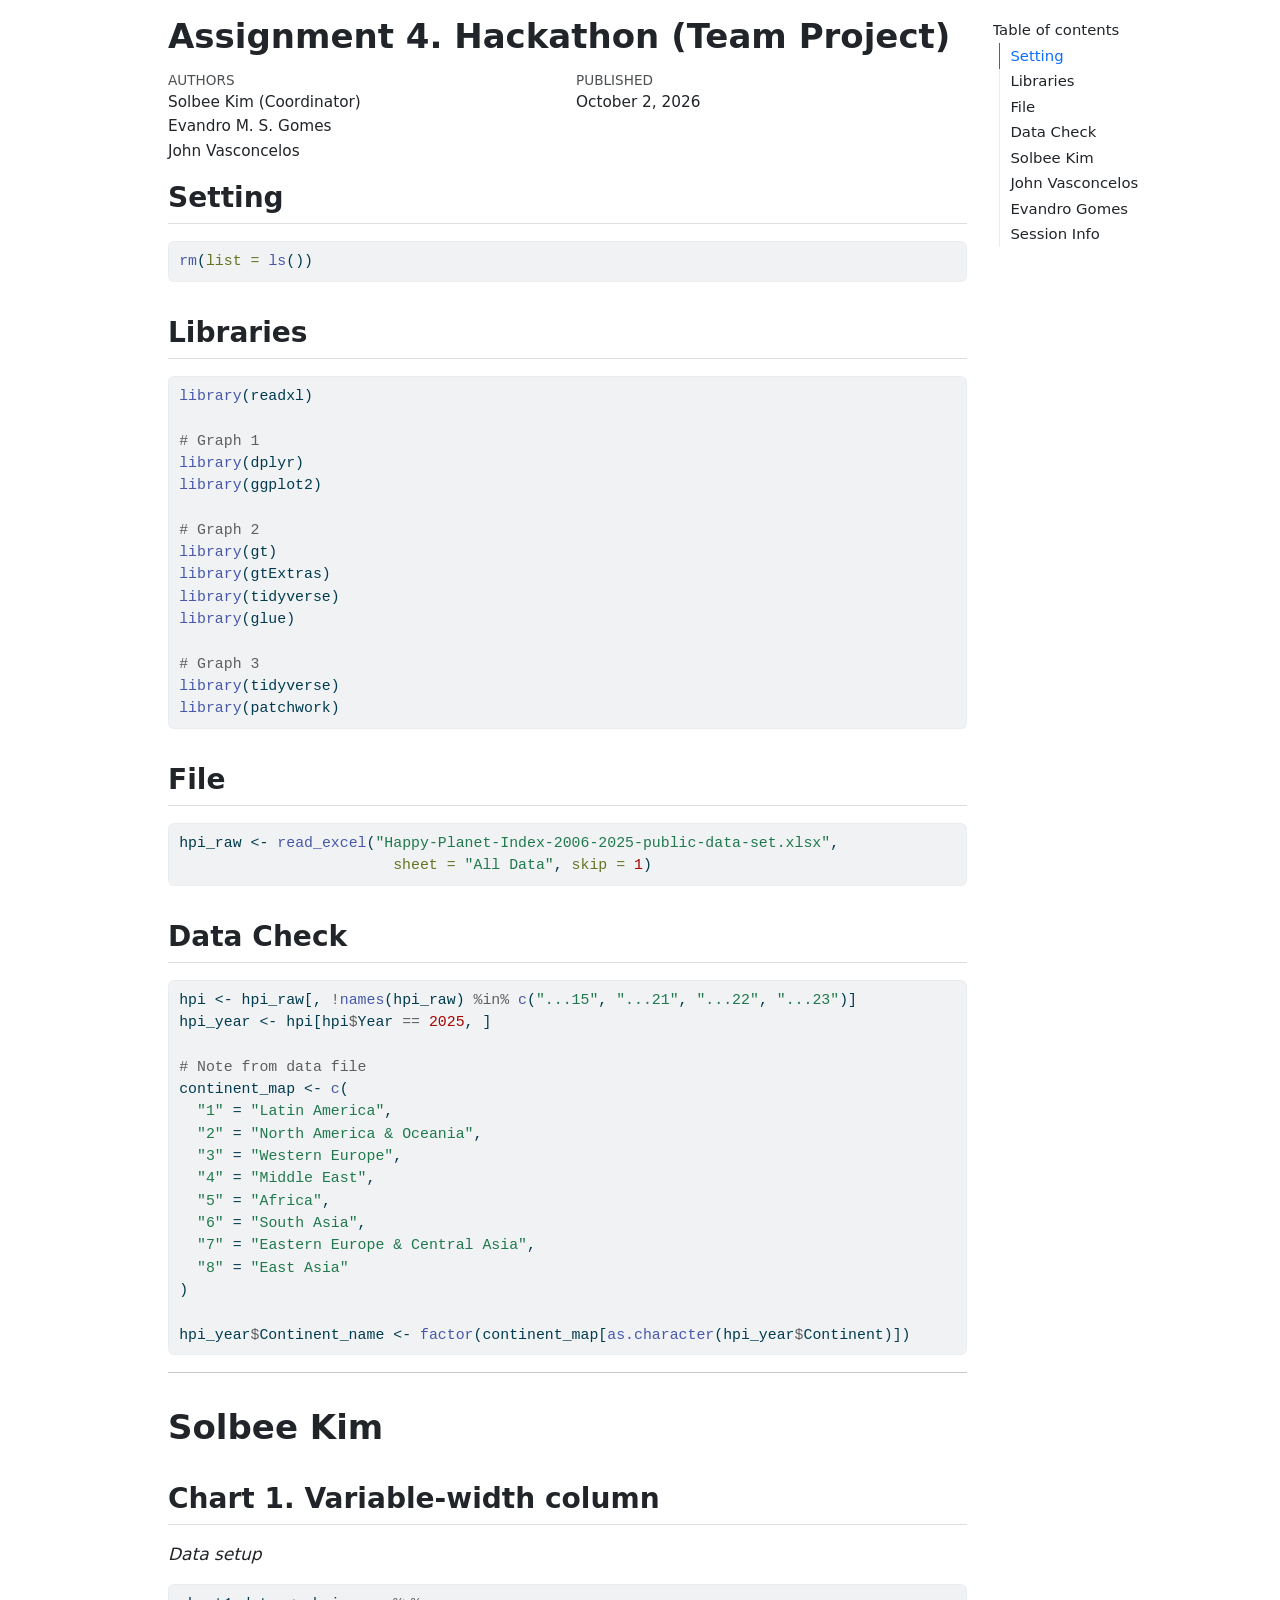
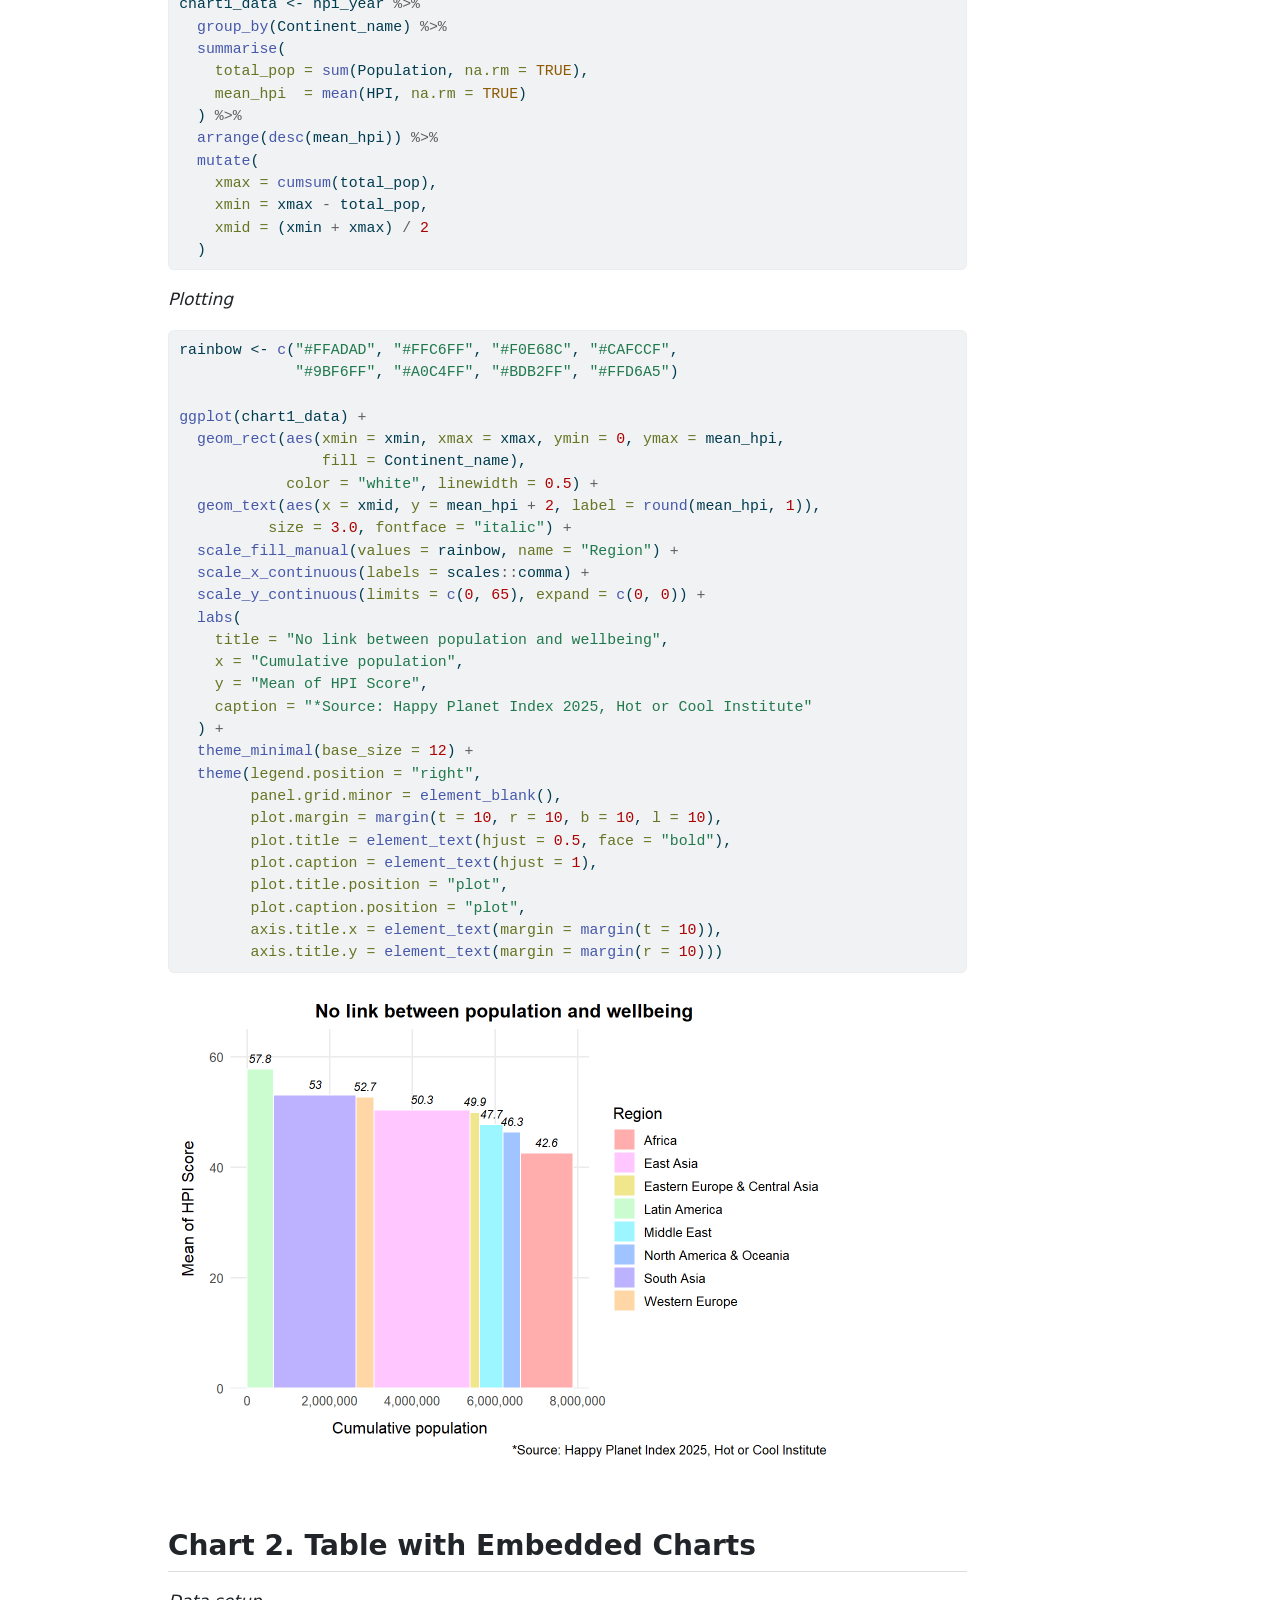
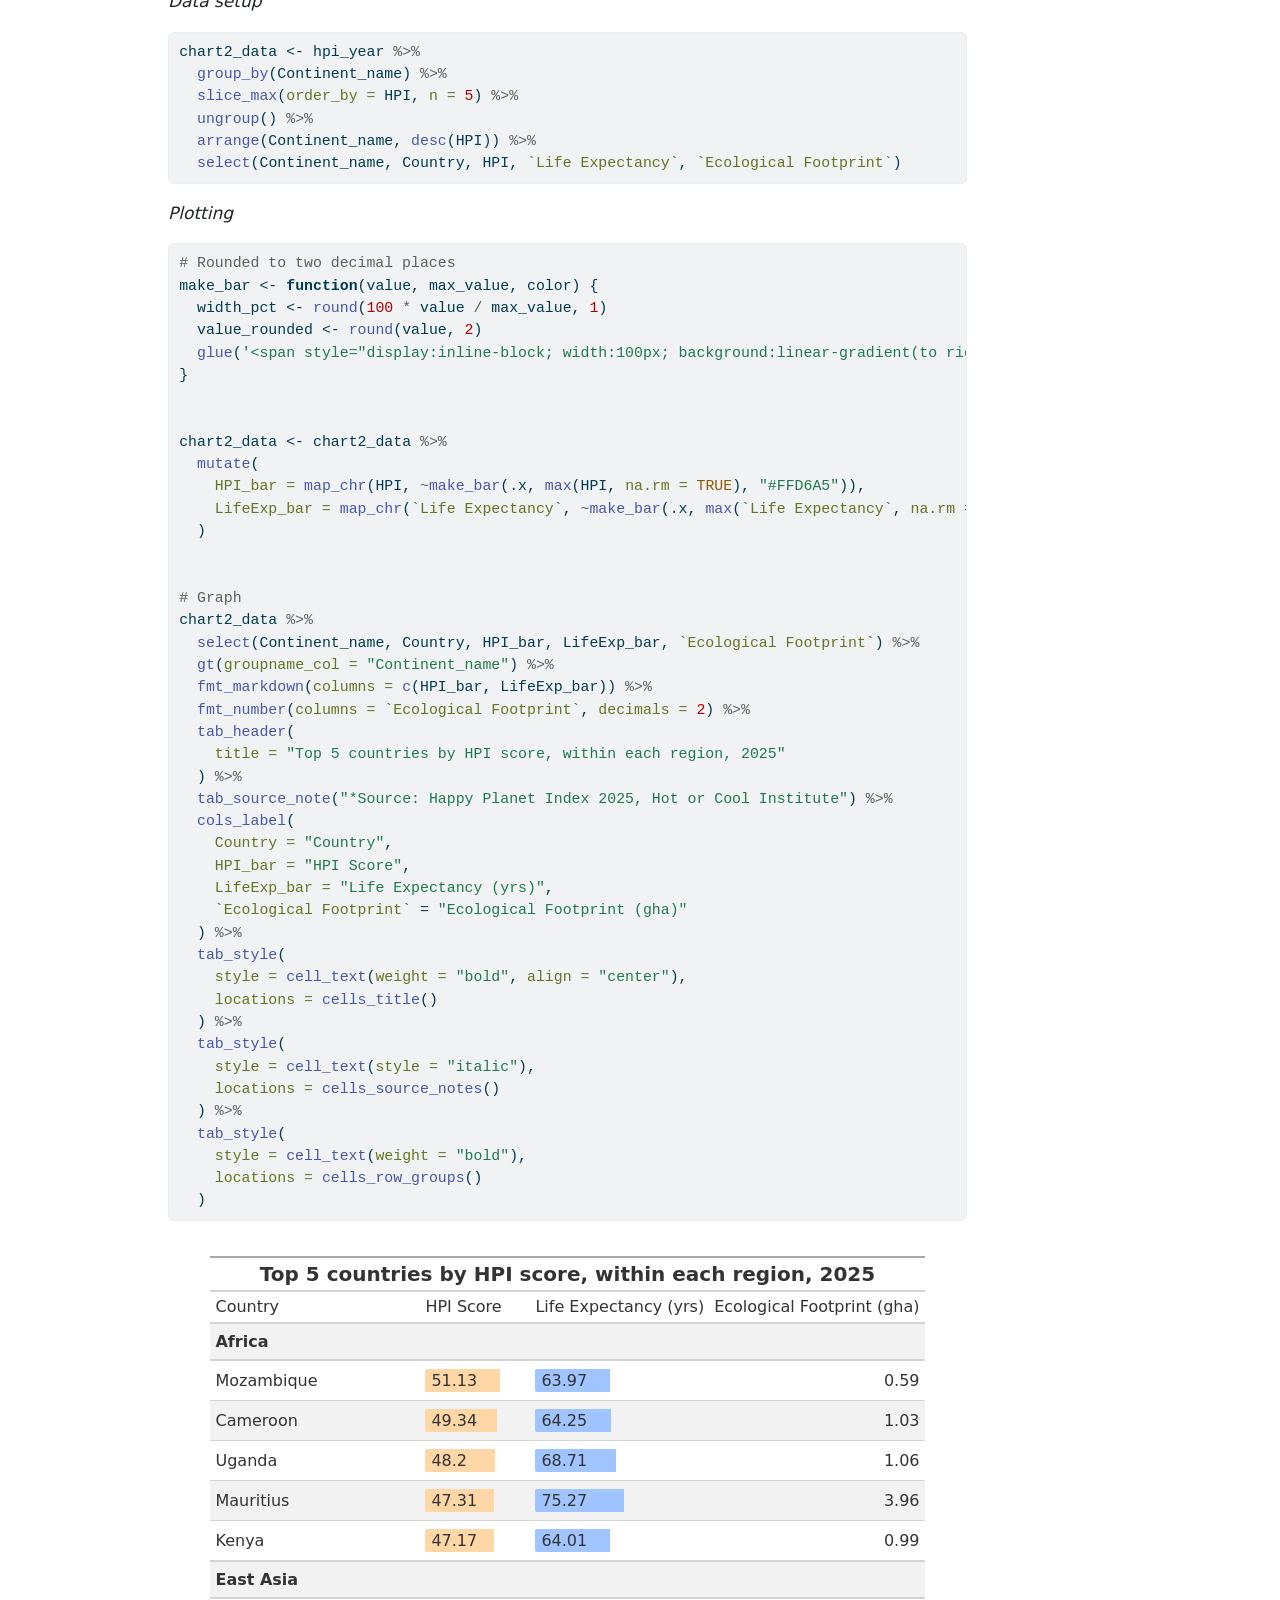
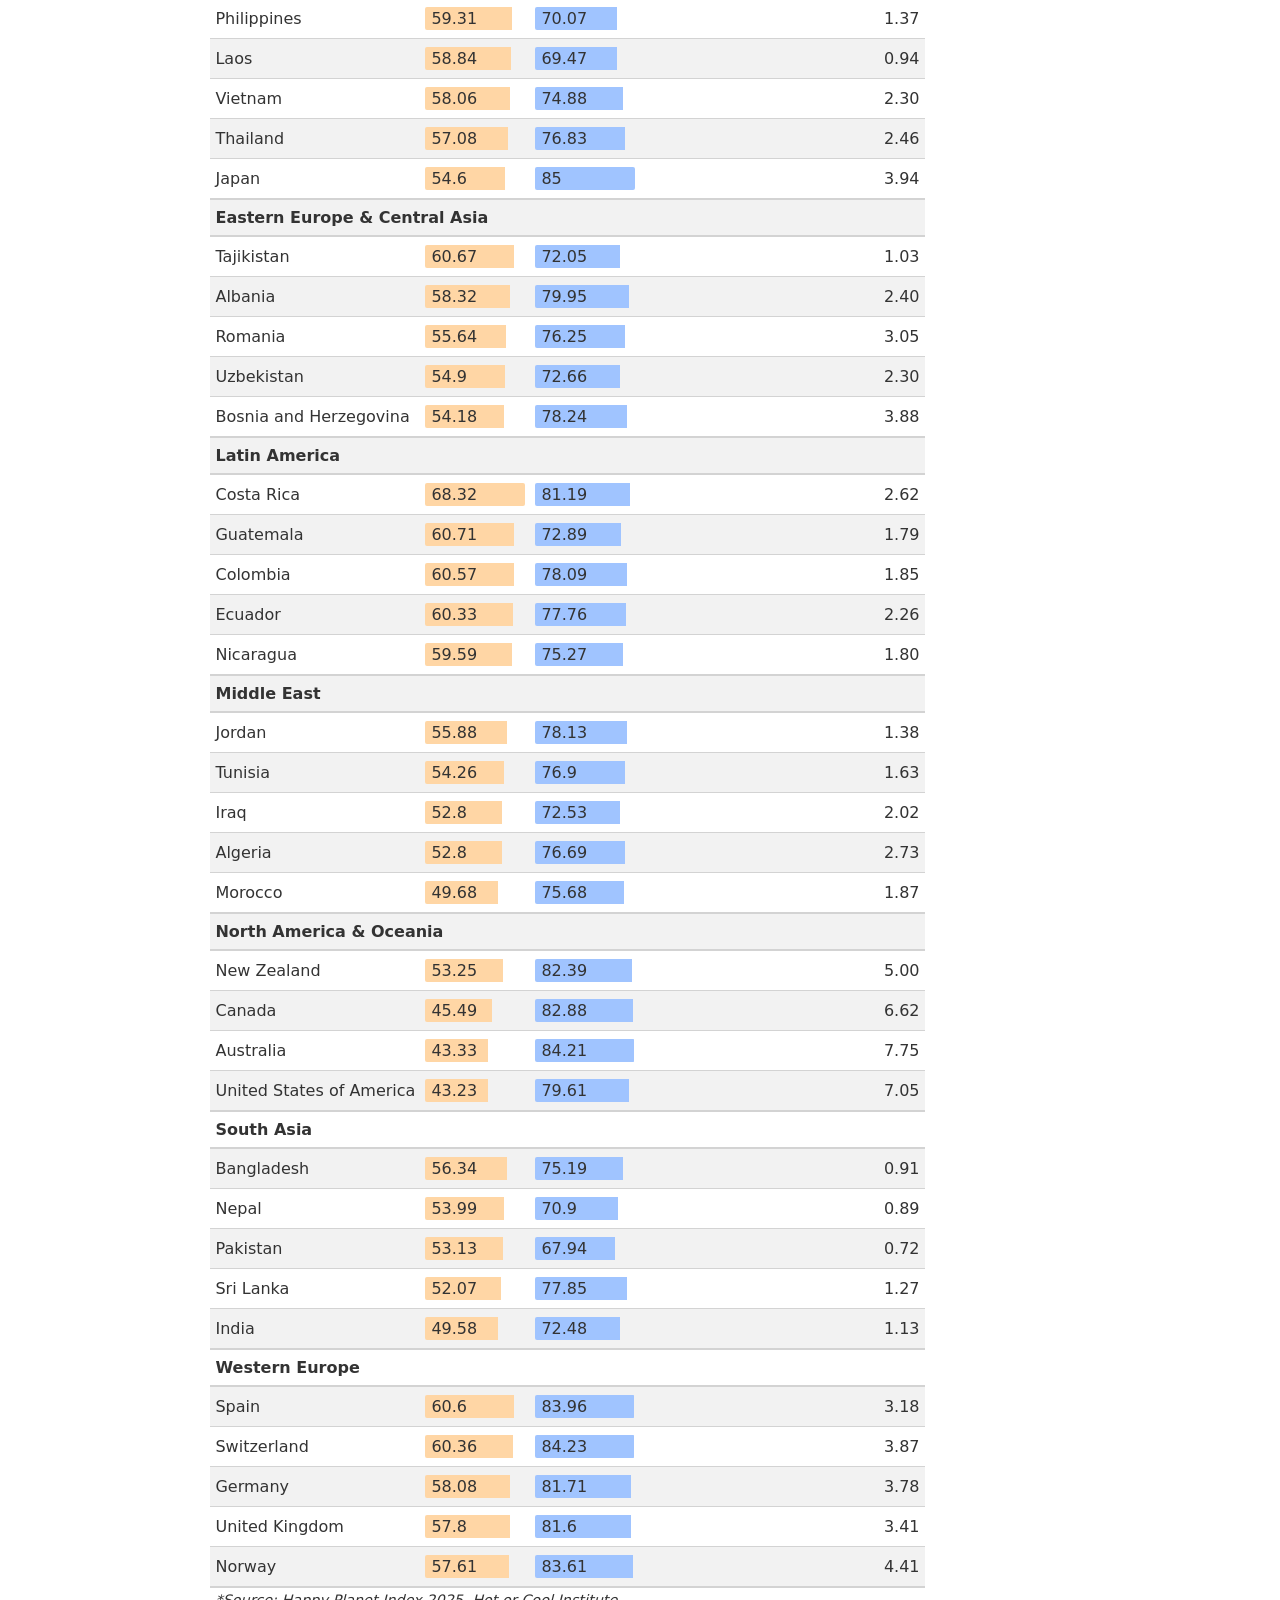
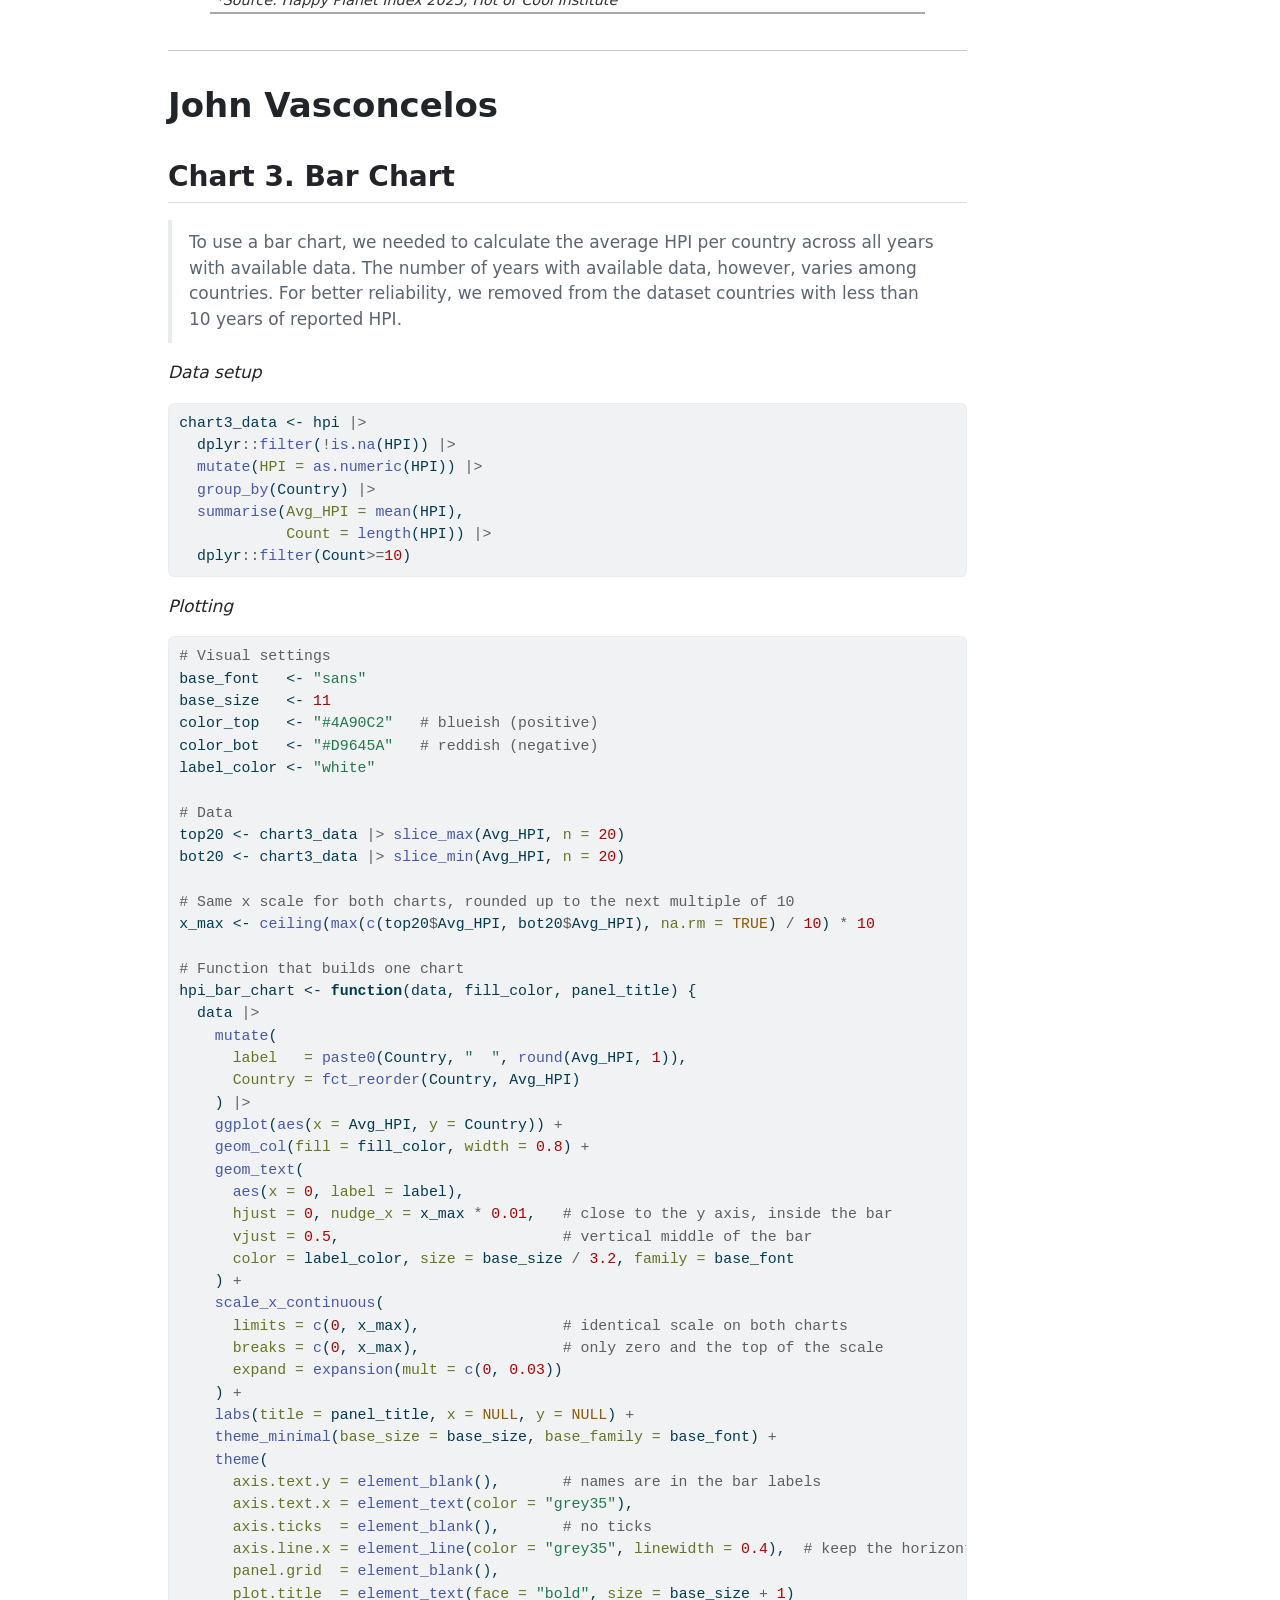
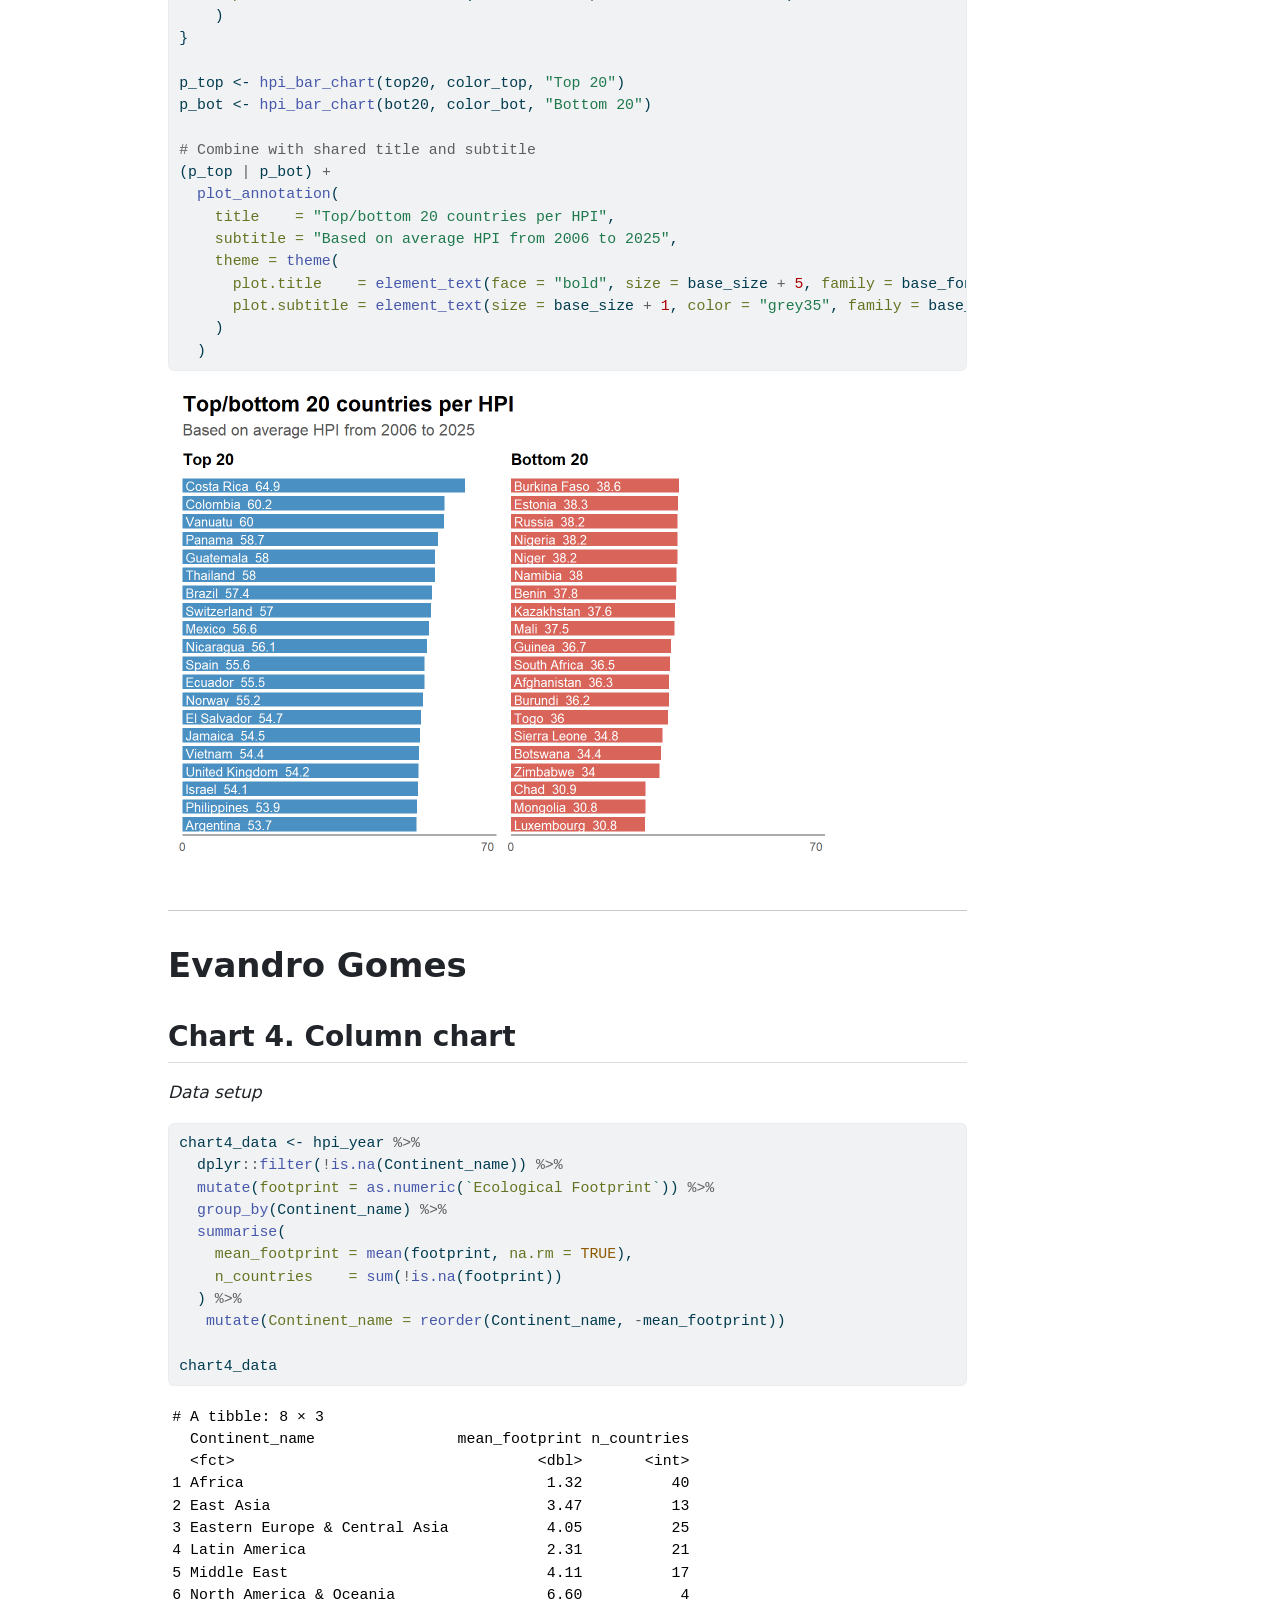
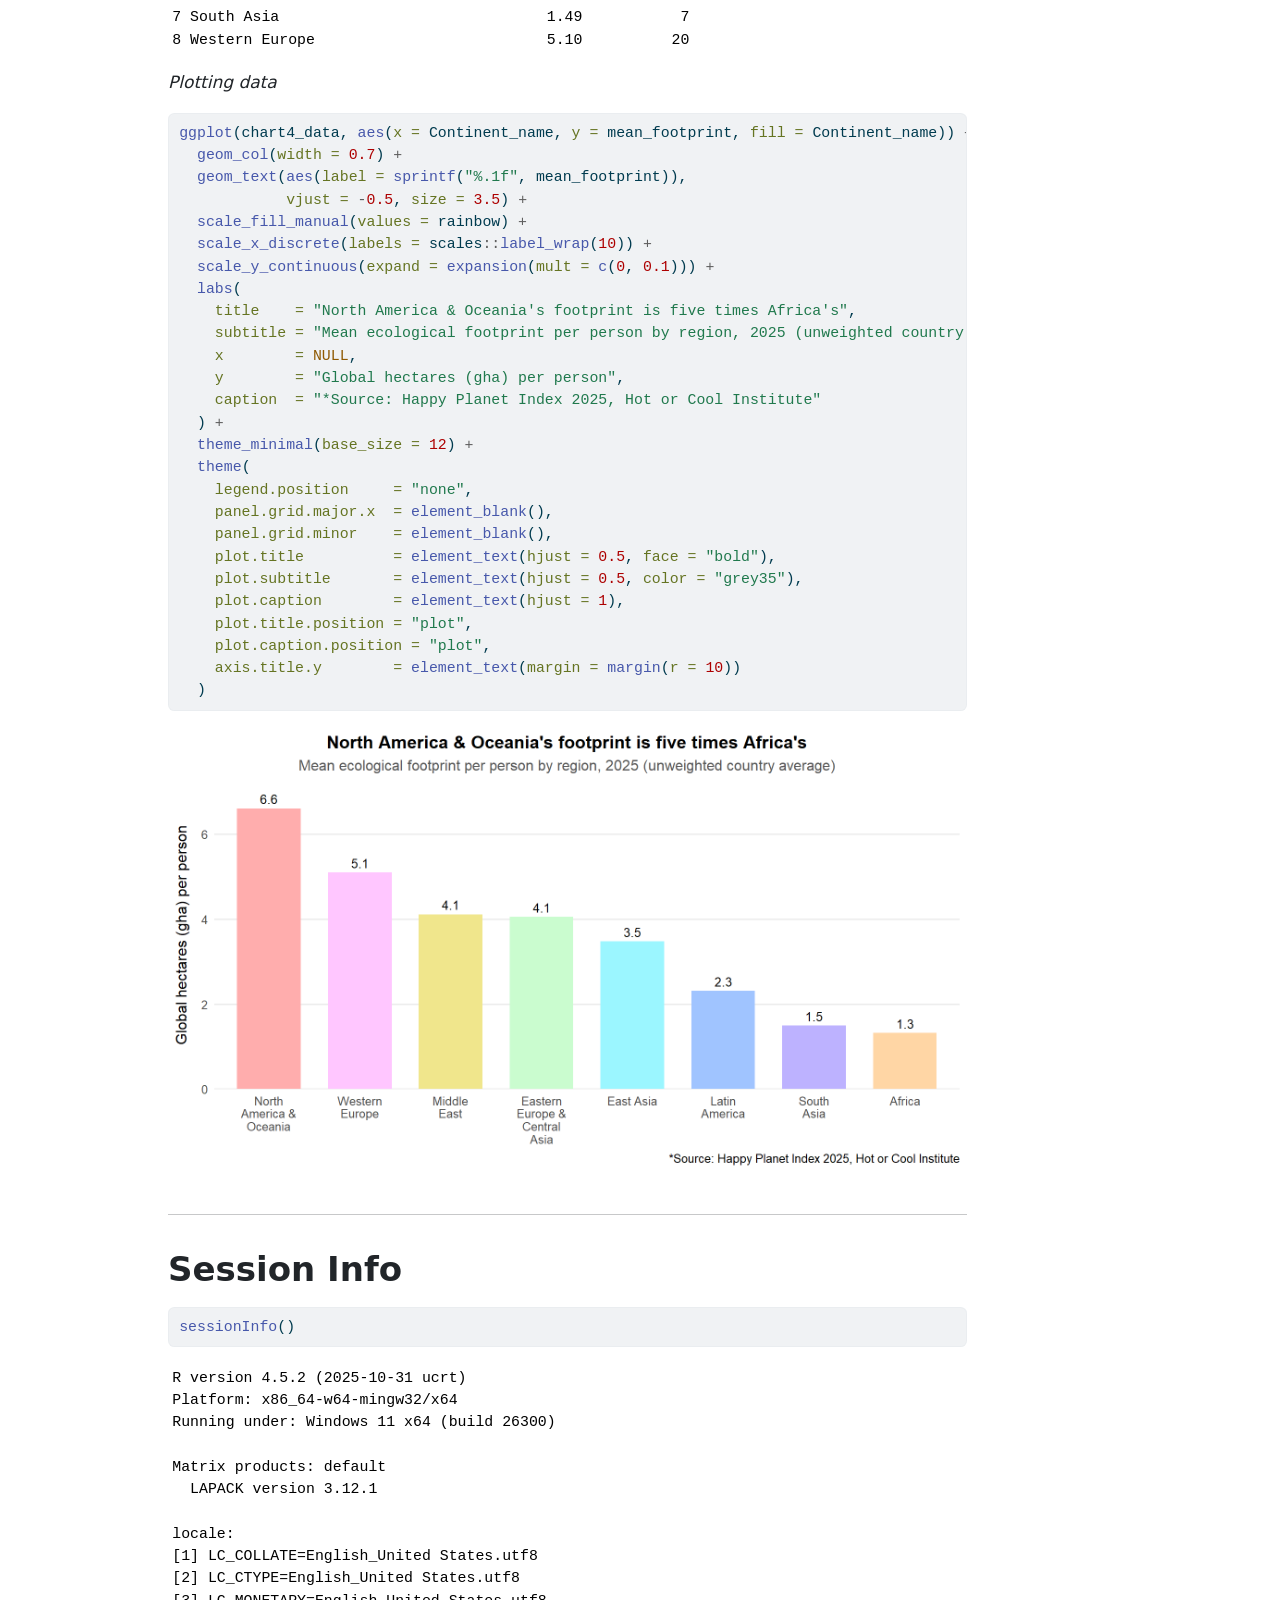
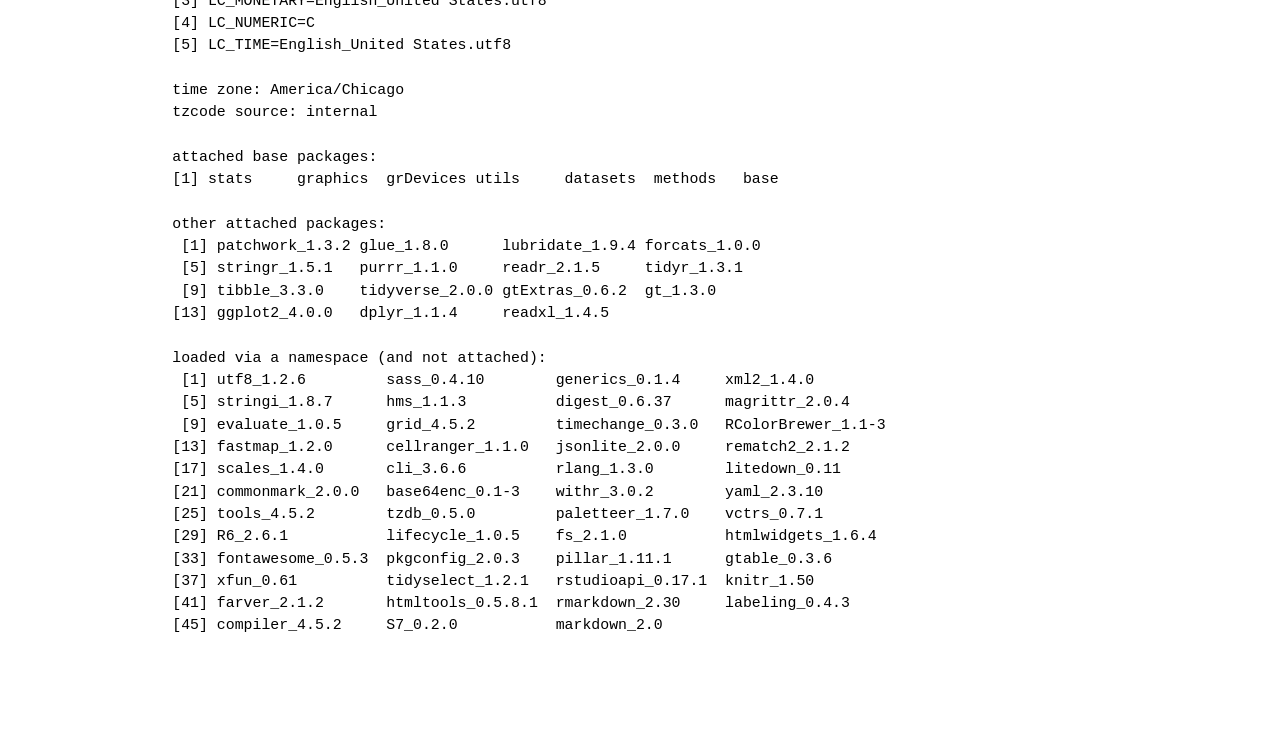
<file: index.html>
<!DOCTYPE html>
<html xmlns="http://www.w3.org/1999/xhtml" lang="en" xml:lang="en"><head>

<meta charset="utf-8">
<meta name="generator" content="quarto-1.10.18">

<meta name="viewport" content="width=device-width, initial-scale=1.0, user-scalable=yes">

<meta name="author" content="Solbee Kim (Coordinator)">
<meta name="author" content="Evandro M. S. Gomes">
<meta name="author" content="John Vasconcelos">
<meta name="dcterms.date" content="2026-10-02">

<title>Assignment 4. Hackathon (Team Project)</title>
<style>
/* Default styles provided by pandoc.
** See https://pandoc.org/MANUAL.html#variables-for-html for config info.
*/
span.smallcaps{font-variant: small-caps;}
div.columns{display: flex; gap: 1.5em;}
div.column{flex: auto;}
@media screen {
div.columns{gap: min(4vw, 1.5em);}
div.column{overflow-x: auto;}
}
div.hanging-indent{margin-left: 1.5em; text-indent: -1.5em;}
ul.task-list{list-style: none;}
ul.task-list li input[type="checkbox"] {
  width: 0.8em;
  margin: 0 0.8em 0.2em -1em; /* quarto-specific, see https://github.com/quarto-dev/quarto-cli/issues/4556 */ 
  vertical-align: middle;
}
/* CSS for syntax highlighting */
html { -webkit-text-size-adjust: 100%; }
pre > code.sourceCode { white-space: pre; position: relative; }
pre > code.sourceCode > span { display: inline-block; line-height: 1.25; }
pre > code.sourceCode > span:empty { height: 1.2em; }
.sourceCode { overflow: visible; }
code.sourceCode > span { color: inherit; text-decoration: inherit; }
div.sourceCode { margin: 1em 0; }
pre.sourceCode { margin: 0; }
@media screen {
div.sourceCode { overflow: auto; }
}
@media print {
pre > code.sourceCode { white-space: pre-wrap; }
pre > code.sourceCode > span { text-indent: -5em; padding-left: 5em; }
}
pre.numberSource code
  { counter-reset: source-line 0; }
pre.numberSource code > span
  { position: relative; left: -4em; counter-increment: source-line; }
pre.numberSource code > span > a:first-child::before
  { content: counter(source-line);
    position: relative; left: -1em; text-align: right; vertical-align: baseline;
    border: none; display: inline-block;
    -webkit-touch-callout: none; -webkit-user-select: none;
    -khtml-user-select: none; -moz-user-select: none;
    -ms-user-select: none; user-select: none;
    padding: 0 4px; width: 4em;
  }
pre.numberSource { margin-left: 3em;  padding-left: 4px; }
div.sourceCode
  {   }
@media screen {
pre > code.sourceCode > span > a:first-child::before { text-decoration: underline; }
}
</style>


<script src="epps6356_assign04_files/libs/clipboard/clipboard.min.js"></script>
<script src="epps6356_assign04_files/libs/quarto-html/quarto.js" type="module"></script>
<script src="epps6356_assign04_files/libs/quarto-html/tabsets/tabsets.js" type="module"></script>
<script src="epps6356_assign04_files/libs/quarto-html/popper.min.js"></script>
<script src="epps6356_assign04_files/libs/quarto-html/tippy.umd.min.js"></script>
<script src="epps6356_assign04_files/libs/quarto-html/anchor.min.js"></script>
<link href="epps6356_assign04_files/libs/quarto-html/tippy.css" rel="stylesheet">
<link href="epps6356_assign04_files/libs/quarto-html/quarto-syntax-highlighting-64a204ab8560d761af7679ceaba22944.css" rel="stylesheet" id="quarto-text-highlighting-styles">
<script src="epps6356_assign04_files/libs/bootstrap/bootstrap.min.js"></script>
<link href="epps6356_assign04_files/libs/bootstrap/bootstrap-icons.css" rel="stylesheet">
<link href="epps6356_assign04_files/libs/bootstrap/bootstrap-215b371544c282197b31c8aa00ce3677.min.css" rel="stylesheet" append-hash="true" id="quarto-bootstrap" data-mode="light">


</head>

<body class="quarto-light">

<div id="quarto-content" class="page-columns page-rows-contents page-layout-article">
<div id="quarto-margin-sidebar" class="sidebar margin-sidebar">
  <nav id="TOC" role="doc-toc" class="toc-active">
    <h2 id="toc-title">Table of contents</h2>
   
  <ul>
  <li><a href="#setting" id="toc-setting" class="nav-link active" data-scroll-target="#setting">Setting</a></li>
  <li><a href="#libraries" id="toc-libraries" class="nav-link" data-scroll-target="#libraries">Libraries</a></li>
  <li><a href="#file" id="toc-file" class="nav-link" data-scroll-target="#file">File</a></li>
  <li><a href="#data-check" id="toc-data-check" class="nav-link" data-scroll-target="#data-check">Data Check</a></li>
  <li><a href="#solbee-kim" id="toc-solbee-kim" class="nav-link" data-scroll-target="#solbee-kim">Solbee Kim</a>
  <ul class="collapse">
  <li><a href="#chart-1.-variable-width-column" id="toc-chart-1.-variable-width-column" class="nav-link" data-scroll-target="#chart-1.-variable-width-column">Chart 1. Variable-width column</a></li>
  <li><a href="#chart-2.-table-with-embedded-charts" id="toc-chart-2.-table-with-embedded-charts" class="nav-link" data-scroll-target="#chart-2.-table-with-embedded-charts">Chart 2. Table with Embedded Charts</a></li>
  </ul></li>
  <li><a href="#john-vasconcelos" id="toc-john-vasconcelos" class="nav-link" data-scroll-target="#john-vasconcelos">John Vasconcelos</a>
  <ul class="collapse">
  <li><a href="#chart-3.-bar-chart" id="toc-chart-3.-bar-chart" class="nav-link" data-scroll-target="#chart-3.-bar-chart">Chart 3. Bar Chart</a></li>
  </ul></li>
  <li><a href="#evandro-gomes" id="toc-evandro-gomes" class="nav-link" data-scroll-target="#evandro-gomes">Evandro Gomes</a>
  <ul class="collapse">
  <li><a href="#chart-4.-column-chart" id="toc-chart-4.-column-chart" class="nav-link" data-scroll-target="#chart-4.-column-chart">Chart 4. Column chart</a></li>
  </ul></li>
  <li><a href="#session-info" id="toc-session-info" class="nav-link" data-scroll-target="#session-info">Session Info</a></li>
  </ul>
</nav>
</div>
<main class="content" id="quarto-document-content">

<header id="title-block-header" class="quarto-title-block default">
<div class="quarto-title">
<h1 class="title">Assignment 4. Hackathon (Team Project)</h1>
</div>



<div class="quarto-title-meta">

    <div>
    <div class="quarto-title-meta-heading">Authors</div>
    <div class="quarto-title-meta-contents">
             <p>Solbee Kim (Coordinator) </p>
             <p>Evandro M. S. Gomes </p>
             <p>John Vasconcelos </p>
          </div>
  </div>
    
    <div>
    <div class="quarto-title-meta-heading">Published</div>
    <div class="quarto-title-meta-contents">
      <p class="date">October 2, 2026</p>
    </div>
  </div>
  
    
  </div>
  


</header>


<section id="setting" class="level2">
<h2 class="anchored" data-anchor-id="setting">Setting</h2>
<div class="cell">
<div class="code-copy-outer-scaffold"><div class="sourceCode cell-code" id="cb1"><pre class="sourceCode r code-with-copy"><code class="sourceCode r"><span id="cb1-1"><a href="#cb1-1" aria-hidden="true" tabindex="-1"></a><span class="fu">rm</span>(<span class="at">list =</span> <span class="fu">ls</span>())</span></code></pre></div><button title="Copy to Clipboard" class="code-copy-button"><i class="bi"></i></button></div>
</div>
</section>
<section id="libraries" class="level2">
<h2 class="anchored" data-anchor-id="libraries">Libraries</h2>
<div class="cell">
<div class="code-copy-outer-scaffold"><div class="sourceCode cell-code" id="cb2"><pre class="sourceCode r code-with-copy"><code class="sourceCode r"><span id="cb2-1"><a href="#cb2-1" aria-hidden="true" tabindex="-1"></a><span class="fu">library</span>(readxl)</span>
<span id="cb2-2"><a href="#cb2-2" aria-hidden="true" tabindex="-1"></a></span>
<span id="cb2-3"><a href="#cb2-3" aria-hidden="true" tabindex="-1"></a><span class="co"># Graph 1</span></span>
<span id="cb2-4"><a href="#cb2-4" aria-hidden="true" tabindex="-1"></a><span class="fu">library</span>(dplyr)</span>
<span id="cb2-5"><a href="#cb2-5" aria-hidden="true" tabindex="-1"></a><span class="fu">library</span>(ggplot2)</span>
<span id="cb2-6"><a href="#cb2-6" aria-hidden="true" tabindex="-1"></a></span>
<span id="cb2-7"><a href="#cb2-7" aria-hidden="true" tabindex="-1"></a><span class="co"># Graph 2</span></span>
<span id="cb2-8"><a href="#cb2-8" aria-hidden="true" tabindex="-1"></a><span class="fu">library</span>(gt)</span>
<span id="cb2-9"><a href="#cb2-9" aria-hidden="true" tabindex="-1"></a><span class="fu">library</span>(gtExtras)</span>
<span id="cb2-10"><a href="#cb2-10" aria-hidden="true" tabindex="-1"></a><span class="fu">library</span>(tidyverse)</span>
<span id="cb2-11"><a href="#cb2-11" aria-hidden="true" tabindex="-1"></a><span class="fu">library</span>(glue)</span>
<span id="cb2-12"><a href="#cb2-12" aria-hidden="true" tabindex="-1"></a></span>
<span id="cb2-13"><a href="#cb2-13" aria-hidden="true" tabindex="-1"></a><span class="co"># Graph 3</span></span>
<span id="cb2-14"><a href="#cb2-14" aria-hidden="true" tabindex="-1"></a><span class="fu">library</span>(tidyverse)</span>
<span id="cb2-15"><a href="#cb2-15" aria-hidden="true" tabindex="-1"></a><span class="fu">library</span>(patchwork) </span></code></pre></div><button title="Copy to Clipboard" class="code-copy-button"><i class="bi"></i></button></div>
</div>
</section>
<section id="file" class="level2">
<h2 class="anchored" data-anchor-id="file">File</h2>
<div class="cell">
<div class="code-copy-outer-scaffold"><div class="sourceCode cell-code" id="cb3"><pre class="sourceCode r code-with-copy"><code class="sourceCode r"><span id="cb3-1"><a href="#cb3-1" aria-hidden="true" tabindex="-1"></a>hpi_raw <span class="ot">&lt;-</span> <span class="fu">read_excel</span>(<span class="st">"Happy-Planet-Index-2006-2025-public-data-set.xlsx"</span>, </span>
<span id="cb3-2"><a href="#cb3-2" aria-hidden="true" tabindex="-1"></a>                        <span class="at">sheet =</span> <span class="st">"All Data"</span>, <span class="at">skip =</span> <span class="dv">1</span>)</span></code></pre></div><button title="Copy to Clipboard" class="code-copy-button"><i class="bi"></i></button></div>
</div>
</section>
<section id="data-check" class="level2">
<h2 class="anchored" data-anchor-id="data-check">Data Check</h2>
<div class="cell">
<div class="code-copy-outer-scaffold"><div class="sourceCode cell-code" id="cb4"><pre class="sourceCode r code-with-copy"><code class="sourceCode r"><span id="cb4-1"><a href="#cb4-1" aria-hidden="true" tabindex="-1"></a>hpi <span class="ot">&lt;-</span> hpi_raw[, <span class="sc">!</span><span class="fu">names</span>(hpi_raw) <span class="sc">%in%</span> <span class="fu">c</span>(<span class="st">"...15"</span>, <span class="st">"...21"</span>, <span class="st">"...22"</span>, <span class="st">"...23"</span>)]</span>
<span id="cb4-2"><a href="#cb4-2" aria-hidden="true" tabindex="-1"></a>hpi_year <span class="ot">&lt;-</span> hpi[hpi<span class="sc">$</span>Year <span class="sc">==</span> <span class="dv">2025</span>, ]</span>
<span id="cb4-3"><a href="#cb4-3" aria-hidden="true" tabindex="-1"></a></span>
<span id="cb4-4"><a href="#cb4-4" aria-hidden="true" tabindex="-1"></a><span class="co"># Note from data file</span></span>
<span id="cb4-5"><a href="#cb4-5" aria-hidden="true" tabindex="-1"></a>continent_map <span class="ot">&lt;-</span> <span class="fu">c</span>(</span>
<span id="cb4-6"><a href="#cb4-6" aria-hidden="true" tabindex="-1"></a>  <span class="st">"1"</span> <span class="ot">=</span> <span class="st">"Latin America"</span>,</span>
<span id="cb4-7"><a href="#cb4-7" aria-hidden="true" tabindex="-1"></a>  <span class="st">"2"</span> <span class="ot">=</span> <span class="st">"North America &amp; Oceania"</span>,</span>
<span id="cb4-8"><a href="#cb4-8" aria-hidden="true" tabindex="-1"></a>  <span class="st">"3"</span> <span class="ot">=</span> <span class="st">"Western Europe"</span>,</span>
<span id="cb4-9"><a href="#cb4-9" aria-hidden="true" tabindex="-1"></a>  <span class="st">"4"</span> <span class="ot">=</span> <span class="st">"Middle East"</span>,</span>
<span id="cb4-10"><a href="#cb4-10" aria-hidden="true" tabindex="-1"></a>  <span class="st">"5"</span> <span class="ot">=</span> <span class="st">"Africa"</span>,</span>
<span id="cb4-11"><a href="#cb4-11" aria-hidden="true" tabindex="-1"></a>  <span class="st">"6"</span> <span class="ot">=</span> <span class="st">"South Asia"</span>,</span>
<span id="cb4-12"><a href="#cb4-12" aria-hidden="true" tabindex="-1"></a>  <span class="st">"7"</span> <span class="ot">=</span> <span class="st">"Eastern Europe &amp; Central Asia"</span>,</span>
<span id="cb4-13"><a href="#cb4-13" aria-hidden="true" tabindex="-1"></a>  <span class="st">"8"</span> <span class="ot">=</span> <span class="st">"East Asia"</span></span>
<span id="cb4-14"><a href="#cb4-14" aria-hidden="true" tabindex="-1"></a>)</span>
<span id="cb4-15"><a href="#cb4-15" aria-hidden="true" tabindex="-1"></a></span>
<span id="cb4-16"><a href="#cb4-16" aria-hidden="true" tabindex="-1"></a>hpi_year<span class="sc">$</span>Continent_name <span class="ot">&lt;-</span> <span class="fu">factor</span>(continent_map[<span class="fu">as.character</span>(hpi_year<span class="sc">$</span>Continent)])</span></code></pre></div><button title="Copy to Clipboard" class="code-copy-button"><i class="bi"></i></button></div>
</div>
<hr>
</section>
<section id="solbee-kim" class="level1">
<h1>Solbee Kim</h1>
<section id="chart-1.-variable-width-column" class="level2">
<h2 class="anchored" data-anchor-id="chart-1.-variable-width-column">Chart 1. Variable-width column</h2>
<p><em>Data setup</em></p>
<div class="cell">
<div class="code-copy-outer-scaffold"><div class="sourceCode cell-code" id="cb5"><pre class="sourceCode r code-with-copy"><code class="sourceCode r"><span id="cb5-1"><a href="#cb5-1" aria-hidden="true" tabindex="-1"></a>chart1_data <span class="ot">&lt;-</span> hpi_year <span class="sc">%&gt;%</span></span>
<span id="cb5-2"><a href="#cb5-2" aria-hidden="true" tabindex="-1"></a>  <span class="fu">group_by</span>(Continent_name) <span class="sc">%&gt;%</span></span>
<span id="cb5-3"><a href="#cb5-3" aria-hidden="true" tabindex="-1"></a>  <span class="fu">summarise</span>(</span>
<span id="cb5-4"><a href="#cb5-4" aria-hidden="true" tabindex="-1"></a>    <span class="at">total_pop =</span> <span class="fu">sum</span>(Population, <span class="at">na.rm =</span> <span class="cn">TRUE</span>),</span>
<span id="cb5-5"><a href="#cb5-5" aria-hidden="true" tabindex="-1"></a>    <span class="at">mean_hpi  =</span> <span class="fu">mean</span>(HPI, <span class="at">na.rm =</span> <span class="cn">TRUE</span>)</span>
<span id="cb5-6"><a href="#cb5-6" aria-hidden="true" tabindex="-1"></a>  ) <span class="sc">%&gt;%</span></span>
<span id="cb5-7"><a href="#cb5-7" aria-hidden="true" tabindex="-1"></a>  <span class="fu">arrange</span>(<span class="fu">desc</span>(mean_hpi)) <span class="sc">%&gt;%</span></span>
<span id="cb5-8"><a href="#cb5-8" aria-hidden="true" tabindex="-1"></a>  <span class="fu">mutate</span>(</span>
<span id="cb5-9"><a href="#cb5-9" aria-hidden="true" tabindex="-1"></a>    <span class="at">xmax =</span> <span class="fu">cumsum</span>(total_pop),</span>
<span id="cb5-10"><a href="#cb5-10" aria-hidden="true" tabindex="-1"></a>    <span class="at">xmin =</span> xmax <span class="sc">-</span> total_pop,</span>
<span id="cb5-11"><a href="#cb5-11" aria-hidden="true" tabindex="-1"></a>    <span class="at">xmid =</span> (xmin <span class="sc">+</span> xmax) <span class="sc">/</span> <span class="dv">2</span></span>
<span id="cb5-12"><a href="#cb5-12" aria-hidden="true" tabindex="-1"></a>  )</span></code></pre></div><button title="Copy to Clipboard" class="code-copy-button"><i class="bi"></i></button></div>
</div>
<p><em>Plotting</em></p>
<div class="cell">
<div class="code-copy-outer-scaffold"><div class="sourceCode cell-code" id="cb6"><pre class="sourceCode r code-with-copy"><code class="sourceCode r"><span id="cb6-1"><a href="#cb6-1" aria-hidden="true" tabindex="-1"></a>rainbow <span class="ot">&lt;-</span> <span class="fu">c</span>(<span class="st">"#FFADAD"</span>, <span class="st">"#FFC6FF"</span>, <span class="st">"#F0E68C"</span>, <span class="st">"#CAFCCF"</span>, </span>
<span id="cb6-2"><a href="#cb6-2" aria-hidden="true" tabindex="-1"></a>             <span class="st">"#9BF6FF"</span>, <span class="st">"#A0C4FF"</span>, <span class="st">"#BDB2FF"</span>, <span class="st">"#FFD6A5"</span>)</span>
<span id="cb6-3"><a href="#cb6-3" aria-hidden="true" tabindex="-1"></a></span>
<span id="cb6-4"><a href="#cb6-4" aria-hidden="true" tabindex="-1"></a><span class="fu">ggplot</span>(chart1_data) <span class="sc">+</span></span>
<span id="cb6-5"><a href="#cb6-5" aria-hidden="true" tabindex="-1"></a>  <span class="fu">geom_rect</span>(<span class="fu">aes</span>(<span class="at">xmin =</span> xmin, <span class="at">xmax =</span> xmax, <span class="at">ymin =</span> <span class="dv">0</span>, <span class="at">ymax =</span> mean_hpi,</span>
<span id="cb6-6"><a href="#cb6-6" aria-hidden="true" tabindex="-1"></a>                <span class="at">fill =</span> Continent_name),</span>
<span id="cb6-7"><a href="#cb6-7" aria-hidden="true" tabindex="-1"></a>            <span class="at">color =</span> <span class="st">"white"</span>, <span class="at">linewidth =</span> <span class="fl">0.5</span>) <span class="sc">+</span></span>
<span id="cb6-8"><a href="#cb6-8" aria-hidden="true" tabindex="-1"></a>  <span class="fu">geom_text</span>(<span class="fu">aes</span>(<span class="at">x =</span> xmid, <span class="at">y =</span> mean_hpi <span class="sc">+</span> <span class="dv">2</span>, <span class="at">label =</span> <span class="fu">round</span>(mean_hpi, <span class="dv">1</span>)),</span>
<span id="cb6-9"><a href="#cb6-9" aria-hidden="true" tabindex="-1"></a>          <span class="at">size =</span> <span class="fl">3.0</span>, <span class="at">fontface =</span> <span class="st">"italic"</span>) <span class="sc">+</span></span>
<span id="cb6-10"><a href="#cb6-10" aria-hidden="true" tabindex="-1"></a>  <span class="fu">scale_fill_manual</span>(<span class="at">values =</span> rainbow, <span class="at">name =</span> <span class="st">"Region"</span>) <span class="sc">+</span></span>
<span id="cb6-11"><a href="#cb6-11" aria-hidden="true" tabindex="-1"></a>  <span class="fu">scale_x_continuous</span>(<span class="at">labels =</span> scales<span class="sc">::</span>comma) <span class="sc">+</span></span>
<span id="cb6-12"><a href="#cb6-12" aria-hidden="true" tabindex="-1"></a>  <span class="fu">scale_y_continuous</span>(<span class="at">limits =</span> <span class="fu">c</span>(<span class="dv">0</span>, <span class="dv">65</span>), <span class="at">expand =</span> <span class="fu">c</span>(<span class="dv">0</span>, <span class="dv">0</span>)) <span class="sc">+</span></span>
<span id="cb6-13"><a href="#cb6-13" aria-hidden="true" tabindex="-1"></a>  <span class="fu">labs</span>(</span>
<span id="cb6-14"><a href="#cb6-14" aria-hidden="true" tabindex="-1"></a>    <span class="at">title =</span> <span class="st">"No link between population and wellbeing"</span>,</span>
<span id="cb6-15"><a href="#cb6-15" aria-hidden="true" tabindex="-1"></a>    <span class="at">x =</span> <span class="st">"Cumulative population"</span>,</span>
<span id="cb6-16"><a href="#cb6-16" aria-hidden="true" tabindex="-1"></a>    <span class="at">y =</span> <span class="st">"Mean of HPI Score"</span>,</span>
<span id="cb6-17"><a href="#cb6-17" aria-hidden="true" tabindex="-1"></a>    <span class="at">caption =</span> <span class="st">"*Source: Happy Planet Index 2025, Hot or Cool Institute"</span></span>
<span id="cb6-18"><a href="#cb6-18" aria-hidden="true" tabindex="-1"></a>  ) <span class="sc">+</span></span>
<span id="cb6-19"><a href="#cb6-19" aria-hidden="true" tabindex="-1"></a>  <span class="fu">theme_minimal</span>(<span class="at">base_size =</span> <span class="dv">12</span>) <span class="sc">+</span></span>
<span id="cb6-20"><a href="#cb6-20" aria-hidden="true" tabindex="-1"></a>  <span class="fu">theme</span>(<span class="at">legend.position =</span> <span class="st">"right"</span>,</span>
<span id="cb6-21"><a href="#cb6-21" aria-hidden="true" tabindex="-1"></a>        <span class="at">panel.grid.minor =</span> <span class="fu">element_blank</span>(),</span>
<span id="cb6-22"><a href="#cb6-22" aria-hidden="true" tabindex="-1"></a>        <span class="at">plot.margin =</span> <span class="fu">margin</span>(<span class="at">t =</span> <span class="dv">10</span>, <span class="at">r =</span> <span class="dv">10</span>, <span class="at">b =</span> <span class="dv">10</span>, <span class="at">l =</span> <span class="dv">10</span>),</span>
<span id="cb6-23"><a href="#cb6-23" aria-hidden="true" tabindex="-1"></a>        <span class="at">plot.title =</span> <span class="fu">element_text</span>(<span class="at">hjust =</span> <span class="fl">0.5</span>, <span class="at">face =</span> <span class="st">"bold"</span>),</span>
<span id="cb6-24"><a href="#cb6-24" aria-hidden="true" tabindex="-1"></a>        <span class="at">plot.caption =</span> <span class="fu">element_text</span>(<span class="at">hjust =</span> <span class="dv">1</span>),</span>
<span id="cb6-25"><a href="#cb6-25" aria-hidden="true" tabindex="-1"></a>        <span class="at">plot.title.position =</span> <span class="st">"plot"</span>,</span>
<span id="cb6-26"><a href="#cb6-26" aria-hidden="true" tabindex="-1"></a>        <span class="at">plot.caption.position =</span> <span class="st">"plot"</span>,</span>
<span id="cb6-27"><a href="#cb6-27" aria-hidden="true" tabindex="-1"></a>        <span class="at">axis.title.x =</span> <span class="fu">element_text</span>(<span class="at">margin =</span> <span class="fu">margin</span>(<span class="at">t =</span> <span class="dv">10</span>)),</span>
<span id="cb6-28"><a href="#cb6-28" aria-hidden="true" tabindex="-1"></a>        <span class="at">axis.title.y =</span> <span class="fu">element_text</span>(<span class="at">margin =</span> <span class="fu">margin</span>(<span class="at">r =</span> <span class="dv">10</span>)))</span></code></pre></div><button title="Copy to Clipboard" class="code-copy-button"><i class="bi"></i></button></div>
<div class="cell-output-display">
<div>
<figure class="figure">
<p><img src="epps6356_assign04_files/figure-html/chart1_plot-1.png" class="img-fluid figure-img" width="672"></p>
</figure>
</div>
</div>
</div>
</section>
<section id="chart-2.-table-with-embedded-charts" class="level2">
<h2 class="anchored" data-anchor-id="chart-2.-table-with-embedded-charts">Chart 2. Table with Embedded Charts</h2>
<p><em>Data setup</em></p>
<div class="cell">
<div class="code-copy-outer-scaffold"><div class="sourceCode cell-code" id="cb7"><pre class="sourceCode r code-with-copy"><code class="sourceCode r"><span id="cb7-1"><a href="#cb7-1" aria-hidden="true" tabindex="-1"></a>chart2_data <span class="ot">&lt;-</span> hpi_year <span class="sc">%&gt;%</span></span>
<span id="cb7-2"><a href="#cb7-2" aria-hidden="true" tabindex="-1"></a>  <span class="fu">group_by</span>(Continent_name) <span class="sc">%&gt;%</span></span>
<span id="cb7-3"><a href="#cb7-3" aria-hidden="true" tabindex="-1"></a>  <span class="fu">slice_max</span>(<span class="at">order_by =</span> HPI, <span class="at">n =</span> <span class="dv">5</span>) <span class="sc">%&gt;%</span></span>
<span id="cb7-4"><a href="#cb7-4" aria-hidden="true" tabindex="-1"></a>  <span class="fu">ungroup</span>() <span class="sc">%&gt;%</span></span>
<span id="cb7-5"><a href="#cb7-5" aria-hidden="true" tabindex="-1"></a>  <span class="fu">arrange</span>(Continent_name, <span class="fu">desc</span>(HPI)) <span class="sc">%&gt;%</span></span>
<span id="cb7-6"><a href="#cb7-6" aria-hidden="true" tabindex="-1"></a>  <span class="fu">select</span>(Continent_name, Country, HPI, <span class="st">`</span><span class="at">Life Expectancy</span><span class="st">`</span>, <span class="st">`</span><span class="at">Ecological Footprint</span><span class="st">`</span>)</span></code></pre></div><button title="Copy to Clipboard" class="code-copy-button"><i class="bi"></i></button></div>
</div>
<p><em>Plotting</em></p>
<div class="cell">
<div class="code-copy-outer-scaffold"><div class="sourceCode cell-code" id="cb8"><pre class="sourceCode r code-with-copy"><code class="sourceCode r"><span id="cb8-1"><a href="#cb8-1" aria-hidden="true" tabindex="-1"></a><span class="co"># Rounded to two decimal places </span></span>
<span id="cb8-2"><a href="#cb8-2" aria-hidden="true" tabindex="-1"></a>make_bar <span class="ot">&lt;-</span> <span class="cf">function</span>(value, max_value, color) {</span>
<span id="cb8-3"><a href="#cb8-3" aria-hidden="true" tabindex="-1"></a>  width_pct <span class="ot">&lt;-</span> <span class="fu">round</span>(<span class="dv">100</span> <span class="sc">*</span> value <span class="sc">/</span> max_value, <span class="dv">1</span>)</span>
<span id="cb8-4"><a href="#cb8-4" aria-hidden="true" tabindex="-1"></a>  value_rounded <span class="ot">&lt;-</span> <span class="fu">round</span>(value, <span class="dv">2</span>)</span>
<span id="cb8-5"><a href="#cb8-5" aria-hidden="true" tabindex="-1"></a>  <span class="fu">glue</span>(<span class="st">'&lt;span style="display:inline-block; width:100px; background:linear-gradient(to right, {color} {width_pct}%, transparent {width_pct}%); padding:2px 6px; border-radius:2px;"&gt;{value_rounded}&lt;/span&gt;'</span>)</span>
<span id="cb8-6"><a href="#cb8-6" aria-hidden="true" tabindex="-1"></a>}</span>
<span id="cb8-7"><a href="#cb8-7" aria-hidden="true" tabindex="-1"></a></span>
<span id="cb8-8"><a href="#cb8-8" aria-hidden="true" tabindex="-1"></a></span>
<span id="cb8-9"><a href="#cb8-9" aria-hidden="true" tabindex="-1"></a>chart2_data <span class="ot">&lt;-</span> chart2_data <span class="sc">%&gt;%</span></span>
<span id="cb8-10"><a href="#cb8-10" aria-hidden="true" tabindex="-1"></a>  <span class="fu">mutate</span>(</span>
<span id="cb8-11"><a href="#cb8-11" aria-hidden="true" tabindex="-1"></a>    <span class="at">HPI_bar =</span> <span class="fu">map_chr</span>(HPI, <span class="sc">~</span><span class="fu">make_bar</span>(.x, <span class="fu">max</span>(HPI, <span class="at">na.rm =</span> <span class="cn">TRUE</span>), <span class="st">"#FFD6A5"</span>)),</span>
<span id="cb8-12"><a href="#cb8-12" aria-hidden="true" tabindex="-1"></a>    <span class="at">LifeExp_bar =</span> <span class="fu">map_chr</span>(<span class="st">`</span><span class="at">Life Expectancy</span><span class="st">`</span>, <span class="sc">~</span><span class="fu">make_bar</span>(.x, <span class="fu">max</span>(<span class="st">`</span><span class="at">Life Expectancy</span><span class="st">`</span>, <span class="at">na.rm =</span> <span class="cn">TRUE</span>), <span class="st">"#A0C4FF"</span>))</span>
<span id="cb8-13"><a href="#cb8-13" aria-hidden="true" tabindex="-1"></a>  )</span>
<span id="cb8-14"><a href="#cb8-14" aria-hidden="true" tabindex="-1"></a></span>
<span id="cb8-15"><a href="#cb8-15" aria-hidden="true" tabindex="-1"></a></span>
<span id="cb8-16"><a href="#cb8-16" aria-hidden="true" tabindex="-1"></a><span class="co"># Graph</span></span>
<span id="cb8-17"><a href="#cb8-17" aria-hidden="true" tabindex="-1"></a>chart2_data <span class="sc">%&gt;%</span></span>
<span id="cb8-18"><a href="#cb8-18" aria-hidden="true" tabindex="-1"></a>  <span class="fu">select</span>(Continent_name, Country, HPI_bar, LifeExp_bar, <span class="st">`</span><span class="at">Ecological Footprint</span><span class="st">`</span>) <span class="sc">%&gt;%</span></span>
<span id="cb8-19"><a href="#cb8-19" aria-hidden="true" tabindex="-1"></a>  <span class="fu">gt</span>(<span class="at">groupname_col =</span> <span class="st">"Continent_name"</span>) <span class="sc">%&gt;%</span></span>
<span id="cb8-20"><a href="#cb8-20" aria-hidden="true" tabindex="-1"></a>  <span class="fu">fmt_markdown</span>(<span class="at">columns =</span> <span class="fu">c</span>(HPI_bar, LifeExp_bar)) <span class="sc">%&gt;%</span></span>
<span id="cb8-21"><a href="#cb8-21" aria-hidden="true" tabindex="-1"></a>  <span class="fu">fmt_number</span>(<span class="at">columns =</span> <span class="st">`</span><span class="at">Ecological Footprint</span><span class="st">`</span>, <span class="at">decimals =</span> <span class="dv">2</span>) <span class="sc">%&gt;%</span></span>
<span id="cb8-22"><a href="#cb8-22" aria-hidden="true" tabindex="-1"></a>  <span class="fu">tab_header</span>(</span>
<span id="cb8-23"><a href="#cb8-23" aria-hidden="true" tabindex="-1"></a>    <span class="at">title =</span> <span class="st">"Top 5 countries by HPI score, within each region, 2025"</span></span>
<span id="cb8-24"><a href="#cb8-24" aria-hidden="true" tabindex="-1"></a>  ) <span class="sc">%&gt;%</span></span>
<span id="cb8-25"><a href="#cb8-25" aria-hidden="true" tabindex="-1"></a>  <span class="fu">tab_source_note</span>(<span class="st">"*Source: Happy Planet Index 2025, Hot or Cool Institute"</span>) <span class="sc">%&gt;%</span></span>
<span id="cb8-26"><a href="#cb8-26" aria-hidden="true" tabindex="-1"></a>  <span class="fu">cols_label</span>(</span>
<span id="cb8-27"><a href="#cb8-27" aria-hidden="true" tabindex="-1"></a>    <span class="at">Country =</span> <span class="st">"Country"</span>,</span>
<span id="cb8-28"><a href="#cb8-28" aria-hidden="true" tabindex="-1"></a>    <span class="at">HPI_bar =</span> <span class="st">"HPI Score"</span>,</span>
<span id="cb8-29"><a href="#cb8-29" aria-hidden="true" tabindex="-1"></a>    <span class="at">LifeExp_bar =</span> <span class="st">"Life Expectancy (yrs)"</span>,</span>
<span id="cb8-30"><a href="#cb8-30" aria-hidden="true" tabindex="-1"></a>    <span class="st">`</span><span class="at">Ecological Footprint</span><span class="st">`</span> <span class="ot">=</span> <span class="st">"Ecological Footprint (gha)"</span></span>
<span id="cb8-31"><a href="#cb8-31" aria-hidden="true" tabindex="-1"></a>  ) <span class="sc">%&gt;%</span></span>
<span id="cb8-32"><a href="#cb8-32" aria-hidden="true" tabindex="-1"></a>  <span class="fu">tab_style</span>(</span>
<span id="cb8-33"><a href="#cb8-33" aria-hidden="true" tabindex="-1"></a>    <span class="at">style =</span> <span class="fu">cell_text</span>(<span class="at">weight =</span> <span class="st">"bold"</span>, <span class="at">align =</span> <span class="st">"center"</span>),</span>
<span id="cb8-34"><a href="#cb8-34" aria-hidden="true" tabindex="-1"></a>    <span class="at">locations =</span> <span class="fu">cells_title</span>()</span>
<span id="cb8-35"><a href="#cb8-35" aria-hidden="true" tabindex="-1"></a>  ) <span class="sc">%&gt;%</span></span>
<span id="cb8-36"><a href="#cb8-36" aria-hidden="true" tabindex="-1"></a>  <span class="fu">tab_style</span>(</span>
<span id="cb8-37"><a href="#cb8-37" aria-hidden="true" tabindex="-1"></a>    <span class="at">style =</span> <span class="fu">cell_text</span>(<span class="at">style =</span> <span class="st">"italic"</span>),</span>
<span id="cb8-38"><a href="#cb8-38" aria-hidden="true" tabindex="-1"></a>    <span class="at">locations =</span> <span class="fu">cells_source_notes</span>()</span>
<span id="cb8-39"><a href="#cb8-39" aria-hidden="true" tabindex="-1"></a>  ) <span class="sc">%&gt;%</span></span>
<span id="cb8-40"><a href="#cb8-40" aria-hidden="true" tabindex="-1"></a>  <span class="fu">tab_style</span>(</span>
<span id="cb8-41"><a href="#cb8-41" aria-hidden="true" tabindex="-1"></a>    <span class="at">style =</span> <span class="fu">cell_text</span>(<span class="at">weight =</span> <span class="st">"bold"</span>),</span>
<span id="cb8-42"><a href="#cb8-42" aria-hidden="true" tabindex="-1"></a>    <span class="at">locations =</span> <span class="fu">cells_row_groups</span>()</span>
<span id="cb8-43"><a href="#cb8-43" aria-hidden="true" tabindex="-1"></a>  )</span></code></pre></div><button title="Copy to Clipboard" class="code-copy-button"><i class="bi"></i></button></div>
<div class="cell-output-display">
<div id="kmosbiplia" style="padding-left:0px;padding-right:0px;padding-top:10px;padding-bottom:10px;overflow-x:auto;overflow-y:auto;width:auto;height:auto;">
<style>#kmosbiplia table {
  font-family: system-ui, 'Segoe UI', Roboto, Helvetica, Arial, sans-serif, 'Apple Color Emoji', 'Segoe UI Emoji', 'Segoe UI Symbol', 'Noto Color Emoji';
  -webkit-font-smoothing: antialiased;
  -moz-osx-font-smoothing: grayscale;
}

#kmosbiplia thead, #kmosbiplia tbody, #kmosbiplia tfoot, #kmosbiplia tr, #kmosbiplia td, #kmosbiplia th {
  border-style: none;
}

#kmosbiplia p {
  margin: 0;
  padding: 0;
}

#kmosbiplia .gt_table {
  display: table;
  border-collapse: collapse;
  line-height: normal;
  margin-left: auto;
  margin-right: auto;
  color: #333333;
  font-size: 16px;
  font-weight: normal;
  font-style: normal;
  background-color: #FFFFFF;
  width: auto;
  border-top-style: solid;
  border-top-width: 2px;
  border-top-color: #A8A8A8;
  border-right-style: none;
  border-right-width: 2px;
  border-right-color: #D3D3D3;
  border-bottom-style: solid;
  border-bottom-width: 2px;
  border-bottom-color: #A8A8A8;
  border-left-style: none;
  border-left-width: 2px;
  border-left-color: #D3D3D3;
}

#kmosbiplia .gt_caption {
  padding-top: 4px;
  padding-bottom: 4px;
}

#kmosbiplia .gt_title {
  color: #333333;
  font-size: 125%;
  font-weight: initial;
  padding-top: 4px;
  padding-bottom: 4px;
  padding-left: 5px;
  padding-right: 5px;
  border-bottom-color: #FFFFFF;
  border-bottom-width: 0;
}

#kmosbiplia .gt_subtitle {
  color: #333333;
  font-size: 85%;
  font-weight: initial;
  padding-top: 3px;
  padding-bottom: 5px;
  padding-left: 5px;
  padding-right: 5px;
  border-top-color: #FFFFFF;
  border-top-width: 0;
}

#kmosbiplia .gt_heading {
  background-color: #FFFFFF;
  text-align: center;
  border-bottom-color: #FFFFFF;
  border-left-style: none;
  border-left-width: 1px;
  border-left-color: #D3D3D3;
  border-right-style: none;
  border-right-width: 1px;
  border-right-color: #D3D3D3;
}

#kmosbiplia .gt_bottom_border {
  border-bottom-style: solid;
  border-bottom-width: 2px;
  border-bottom-color: #D3D3D3;
}

#kmosbiplia .gt_col_headings {
  border-top-style: solid;
  border-top-width: 2px;
  border-top-color: #D3D3D3;
  border-bottom-style: solid;
  border-bottom-width: 2px;
  border-bottom-color: #D3D3D3;
  border-left-style: none;
  border-left-width: 1px;
  border-left-color: #D3D3D3;
  border-right-style: none;
  border-right-width: 1px;
  border-right-color: #D3D3D3;
}

#kmosbiplia .gt_col_heading {
  color: #333333;
  background-color: #FFFFFF;
  font-size: 100%;
  font-weight: normal;
  text-transform: inherit;
  border-left-style: none;
  border-left-width: 1px;
  border-left-color: #D3D3D3;
  border-right-style: none;
  border-right-width: 1px;
  border-right-color: #D3D3D3;
  vertical-align: bottom;
  padding-top: 5px;
  padding-bottom: 6px;
  padding-left: 5px;
  padding-right: 5px;
  overflow-x: hidden;
}

#kmosbiplia .gt_column_spanner_outer {
  color: #333333;
  background-color: #FFFFFF;
  font-size: 100%;
  font-weight: normal;
  text-transform: inherit;
  padding-top: 0;
  padding-bottom: 0;
  padding-left: 4px;
  padding-right: 4px;
}

#kmosbiplia .gt_column_spanner_outer:first-child {
  padding-left: 0;
}

#kmosbiplia .gt_column_spanner_outer:last-child {
  padding-right: 0;
}

#kmosbiplia .gt_column_spanner {
  border-bottom-style: solid;
  border-bottom-width: 2px;
  border-bottom-color: #D3D3D3;
  vertical-align: bottom;
  padding-top: 5px;
  padding-bottom: 5px;
  overflow-x: hidden;
  display: inline-block;
  width: 100%;
}

#kmosbiplia .gt_spanner_row {
  border-bottom-style: hidden;
}

#kmosbiplia .gt_group_heading {
  padding-top: 8px;
  padding-bottom: 8px;
  padding-left: 5px;
  padding-right: 5px;
  color: #333333;
  background-color: #FFFFFF;
  font-size: 100%;
  font-weight: initial;
  text-transform: inherit;
  border-top-style: solid;
  border-top-width: 2px;
  border-top-color: #D3D3D3;
  border-bottom-style: solid;
  border-bottom-width: 2px;
  border-bottom-color: #D3D3D3;
  border-left-style: none;
  border-left-width: 1px;
  border-left-color: #D3D3D3;
  border-right-style: none;
  border-right-width: 1px;
  border-right-color: #D3D3D3;
  vertical-align: middle;
  text-align: left;
}

#kmosbiplia .gt_empty_group_heading {
  padding: 0.5px;
  color: #333333;
  background-color: #FFFFFF;
  font-size: 100%;
  font-weight: initial;
  border-top-style: solid;
  border-top-width: 2px;
  border-top-color: #D3D3D3;
  border-bottom-style: solid;
  border-bottom-width: 2px;
  border-bottom-color: #D3D3D3;
  vertical-align: middle;
}

#kmosbiplia .gt_from_md > :first-child {
  margin-top: 0;
}

#kmosbiplia .gt_from_md > :last-child {
  margin-bottom: 0;
}

#kmosbiplia .gt_row {
  padding-top: 8px;
  padding-bottom: 8px;
  padding-left: 5px;
  padding-right: 5px;
  margin: 10px;
  border-top-style: solid;
  border-top-width: 1px;
  border-top-color: #D3D3D3;
  border-left-style: none;
  border-left-width: 1px;
  border-left-color: #D3D3D3;
  border-right-style: none;
  border-right-width: 1px;
  border-right-color: #D3D3D3;
  vertical-align: middle;
  overflow-x: hidden;
}

#kmosbiplia .gt_stub {
  color: #333333;
  background-color: #FFFFFF;
  font-size: 100%;
  font-weight: initial;
  text-transform: inherit;
  border-right-style: solid;
  border-right-width: 2px;
  border-right-color: #D3D3D3;
  padding-left: 5px;
  padding-right: 5px;
}

#kmosbiplia .gt_stub_row_group {
  color: #333333;
  background-color: #FFFFFF;
  font-size: 100%;
  font-weight: initial;
  text-transform: inherit;
  border-right-style: solid;
  border-right-width: 2px;
  border-right-color: #D3D3D3;
  padding-left: 5px;
  padding-right: 5px;
  vertical-align: top;
}

#kmosbiplia .gt_row_group_first td {
  border-top-width: 2px;
}

#kmosbiplia .gt_row_group_first th {
  border-top-width: 2px;
}

#kmosbiplia .gt_summary_row {
  color: #333333;
  background-color: #FFFFFF;
  text-transform: inherit;
  padding-top: 8px;
  padding-bottom: 8px;
  padding-left: 5px;
  padding-right: 5px;
}

#kmosbiplia .gt_first_summary_row {
  border-top-style: solid;
  border-top-color: #D3D3D3;
}

#kmosbiplia .gt_first_summary_row.thick {
  border-top-width: 2px;
}

#kmosbiplia .gt_last_summary_row {
  padding-top: 8px;
  padding-bottom: 8px;
  padding-left: 5px;
  padding-right: 5px;
  border-bottom-style: solid;
  border-bottom-width: 2px;
  border-bottom-color: #D3D3D3;
}

#kmosbiplia .gt_grand_summary_row {
  color: #333333;
  background-color: #FFFFFF;
  text-transform: inherit;
  padding-top: 8px;
  padding-bottom: 8px;
  padding-left: 5px;
  padding-right: 5px;
}

#kmosbiplia .gt_first_grand_summary_row {
  padding-top: 8px;
  padding-bottom: 8px;
  padding-left: 5px;
  padding-right: 5px;
  border-top-style: double;
  border-top-width: 6px;
  border-top-color: #D3D3D3;
}

#kmosbiplia .gt_last_grand_summary_row_top {
  padding-top: 8px;
  padding-bottom: 8px;
  padding-left: 5px;
  padding-right: 5px;
  border-bottom-style: double;
  border-bottom-width: 6px;
  border-bottom-color: #D3D3D3;
}

#kmosbiplia .gt_striped {
  background-color: rgba(128, 128, 128, 0.05);
}

#kmosbiplia .gt_table_body {
  border-top-style: solid;
  border-top-width: 2px;
  border-top-color: #D3D3D3;
  border-bottom-style: solid;
  border-bottom-width: 2px;
  border-bottom-color: #D3D3D3;
}

#kmosbiplia .gt_footnotes {
  color: #333333;
  background-color: #FFFFFF;
  border-bottom-style: none;
  border-bottom-width: 2px;
  border-bottom-color: #D3D3D3;
  border-left-style: none;
  border-left-width: 2px;
  border-left-color: #D3D3D3;
  border-right-style: none;
  border-right-width: 2px;
  border-right-color: #D3D3D3;
}

#kmosbiplia .gt_footnote {
  margin: 0px;
  font-size: 90%;
  padding-top: 4px;
  padding-bottom: 4px;
  padding-left: 5px;
  padding-right: 5px;
}

#kmosbiplia .gt_sourcenotes {
  color: #333333;
  background-color: #FFFFFF;
  border-bottom-style: none;
  border-bottom-width: 2px;
  border-bottom-color: #D3D3D3;
  border-left-style: none;
  border-left-width: 2px;
  border-left-color: #D3D3D3;
  border-right-style: none;
  border-right-width: 2px;
  border-right-color: #D3D3D3;
}

#kmosbiplia .gt_sourcenote {
  font-size: 90%;
  padding-top: 4px;
  padding-bottom: 4px;
  padding-left: 5px;
  padding-right: 5px;
}

#kmosbiplia .gt_left {
  text-align: left;
}

#kmosbiplia .gt_center {
  text-align: center;
}

#kmosbiplia .gt_right {
  text-align: right;
  font-variant-numeric: tabular-nums;
}

#kmosbiplia .gt_font_normal {
  font-weight: normal;
}

#kmosbiplia .gt_font_bold {
  font-weight: bold;
}

#kmosbiplia .gt_font_italic {
  font-style: italic;
}

#kmosbiplia .gt_super {
  font-size: 65%;
}

#kmosbiplia .gt_footnote_marks {
  font-size: 75%;
  vertical-align: 0.4em;
  position: initial;
}

#kmosbiplia .gt_asterisk {
  font-size: 100%;
  vertical-align: 0;
}

#kmosbiplia .gt_indent_1 {
  text-indent: 5px;
}

#kmosbiplia .gt_indent_2 {
  text-indent: 10px;
}

#kmosbiplia .gt_indent_3 {
  text-indent: 15px;
}

#kmosbiplia .gt_indent_4 {
  text-indent: 20px;
}

#kmosbiplia .gt_indent_5 {
  text-indent: 25px;
}

#kmosbiplia .katex-display {
  display: inline-flex !important;
  margin-bottom: 0.75em !important;
}

#kmosbiplia div.Reactable > div.rt-table > div.rt-thead > div.rt-tr.rt-tr-group-header > div.rt-th-group:after {
  height: 0px !important;
}
</style>

<table class="gt_table caption-top table table-sm table-striped small" data-quarto-bootstrap="false">
<thead>
<tr class="gt_heading header">
<td colspan="4" class="gt_heading gt_title gt_font_normal gt_bottom_border" style="text-align: center; font-weight: bold;">Top 5 countries by HPI score, within each region, 2025</td>
</tr>
<tr class="gt_col_headings even">
<th id="Country" class="gt_col_heading gt_columns_bottom_border gt_left" data-quarto-table-cell-role="th" scope="col">Country</th>
<th id="HPI_bar" class="gt_col_heading gt_columns_bottom_border gt_left" data-quarto-table-cell-role="th" scope="col">HPI Score</th>
<th id="LifeExp_bar" class="gt_col_heading gt_columns_bottom_border gt_left" data-quarto-table-cell-role="th" scope="col">Life Expectancy (yrs)</th>
<th id="Ecological-Footprint" class="gt_col_heading gt_columns_bottom_border gt_right" data-quarto-table-cell-role="th" scope="col">Ecological Footprint (gha)</th>
</tr>
</thead>
<tbody class="gt_table_body">
<tr class="gt_group_heading_row odd">
<th colspan="4" id="Africa" class="gt_group_heading" data-quarto-table-cell-role="th" style="font-weight: bold" scope="colgroup">Africa</th>
</tr>
<tr class="gt_row_group_first even">
<td class="gt_row gt_left" headers="Africa  Country">Mozambique</td>
<td class="gt_row gt_left" headers="Africa  HPI_bar"><span style="display:inline-block; width:100px; background:linear-gradient(to right, #FFD6A5 74.8%, transparent 74.8%); padding:2px 6px; border-radius:2px;">51.13</span></td>
<td class="gt_row gt_left" headers="Africa  LifeExp_bar"><span style="display:inline-block; width:100px; background:linear-gradient(to right, #A0C4FF 75.3%, transparent 75.3%); padding:2px 6px; border-radius:2px;">63.97</span></td>
<td class="gt_row gt_right" headers="Africa  Ecological Footprint">0.59</td>
</tr>
<tr class="odd">
<td class="gt_row gt_left" headers="Africa  Country">Cameroon</td>
<td class="gt_row gt_left" headers="Africa  HPI_bar"><span style="display:inline-block; width:100px; background:linear-gradient(to right, #FFD6A5 72.2%, transparent 72.2%); padding:2px 6px; border-radius:2px;">49.34</span></td>
<td class="gt_row gt_left" headers="Africa  LifeExp_bar"><span style="display:inline-block; width:100px; background:linear-gradient(to right, #A0C4FF 75.6%, transparent 75.6%); padding:2px 6px; border-radius:2px;">64.25</span></td>
<td class="gt_row gt_right" headers="Africa  Ecological Footprint">1.03</td>
</tr>
<tr class="even">
<td class="gt_row gt_left" headers="Africa  Country">Uganda</td>
<td class="gt_row gt_left" headers="Africa  HPI_bar"><span style="display:inline-block; width:100px; background:linear-gradient(to right, #FFD6A5 70.5%, transparent 70.5%); padding:2px 6px; border-radius:2px;">48.2</span></td>
<td class="gt_row gt_left" headers="Africa  LifeExp_bar"><span style="display:inline-block; width:100px; background:linear-gradient(to right, #A0C4FF 80.8%, transparent 80.8%); padding:2px 6px; border-radius:2px;">68.71</span></td>
<td class="gt_row gt_right" headers="Africa  Ecological Footprint">1.06</td>
</tr>
<tr class="odd">
<td class="gt_row gt_left" headers="Africa  Country">Mauritius</td>
<td class="gt_row gt_left" headers="Africa  HPI_bar"><span style="display:inline-block; width:100px; background:linear-gradient(to right, #FFD6A5 69.2%, transparent 69.2%); padding:2px 6px; border-radius:2px;">47.31</span></td>
<td class="gt_row gt_left" headers="Africa  LifeExp_bar"><span style="display:inline-block; width:100px; background:linear-gradient(to right, #A0C4FF 88.6%, transparent 88.6%); padding:2px 6px; border-radius:2px;">75.27</span></td>
<td class="gt_row gt_right" headers="Africa  Ecological Footprint">3.96</td>
</tr>
<tr class="even">
<td class="gt_row gt_left" headers="Africa  Country">Kenya</td>
<td class="gt_row gt_left" headers="Africa  HPI_bar"><span style="display:inline-block; width:100px; background:linear-gradient(to right, #FFD6A5 69%, transparent 69%); padding:2px 6px; border-radius:2px;">47.17</span></td>
<td class="gt_row gt_left" headers="Africa  LifeExp_bar"><span style="display:inline-block; width:100px; background:linear-gradient(to right, #A0C4FF 75.3%, transparent 75.3%); padding:2px 6px; border-radius:2px;">64.01</span></td>
<td class="gt_row gt_right" headers="Africa  Ecological Footprint">0.99</td>
</tr>
<tr class="gt_group_heading_row odd">
<th colspan="4" id="East Asia" class="gt_group_heading" data-quarto-table-cell-role="th" style="font-weight: bold" scope="colgroup">East Asia</th>
</tr>
<tr class="gt_row_group_first even">
<td class="gt_row gt_left" headers="East Asia  Country">Philippines</td>
<td class="gt_row gt_left" headers="East Asia  HPI_bar"><span style="display:inline-block; width:100px; background:linear-gradient(to right, #FFD6A5 86.8%, transparent 86.8%); padding:2px 6px; border-radius:2px;">59.31</span></td>
<td class="gt_row gt_left" headers="East Asia  LifeExp_bar"><span style="display:inline-block; width:100px; background:linear-gradient(to right, #A0C4FF 82.4%, transparent 82.4%); padding:2px 6px; border-radius:2px;">70.07</span></td>
<td class="gt_row gt_right" headers="East Asia  Ecological Footprint">1.37</td>
</tr>
<tr class="odd">
<td class="gt_row gt_left" headers="East Asia  Country">Laos</td>
<td class="gt_row gt_left" headers="East Asia  HPI_bar"><span style="display:inline-block; width:100px; background:linear-gradient(to right, #FFD6A5 86.1%, transparent 86.1%); padding:2px 6px; border-radius:2px;">58.84</span></td>
<td class="gt_row gt_left" headers="East Asia  LifeExp_bar"><span style="display:inline-block; width:100px; background:linear-gradient(to right, #A0C4FF 81.7%, transparent 81.7%); padding:2px 6px; border-radius:2px;">69.47</span></td>
<td class="gt_row gt_right" headers="East Asia  Ecological Footprint">0.94</td>
</tr>
<tr class="even">
<td class="gt_row gt_left" headers="East Asia  Country">Vietnam</td>
<td class="gt_row gt_left" headers="East Asia  HPI_bar"><span style="display:inline-block; width:100px; background:linear-gradient(to right, #FFD6A5 85%, transparent 85%); padding:2px 6px; border-radius:2px;">58.06</span></td>
<td class="gt_row gt_left" headers="East Asia  LifeExp_bar"><span style="display:inline-block; width:100px; background:linear-gradient(to right, #A0C4FF 88.1%, transparent 88.1%); padding:2px 6px; border-radius:2px;">74.88</span></td>
<td class="gt_row gt_right" headers="East Asia  Ecological Footprint">2.30</td>
</tr>
<tr class="odd">
<td class="gt_row gt_left" headers="East Asia  Country">Thailand</td>
<td class="gt_row gt_left" headers="East Asia  HPI_bar"><span style="display:inline-block; width:100px; background:linear-gradient(to right, #FFD6A5 83.5%, transparent 83.5%); padding:2px 6px; border-radius:2px;">57.08</span></td>
<td class="gt_row gt_left" headers="East Asia  LifeExp_bar"><span style="display:inline-block; width:100px; background:linear-gradient(to right, #A0C4FF 90.4%, transparent 90.4%); padding:2px 6px; border-radius:2px;">76.83</span></td>
<td class="gt_row gt_right" headers="East Asia  Ecological Footprint">2.46</td>
</tr>
<tr class="even">
<td class="gt_row gt_left" headers="East Asia  Country">Japan</td>
<td class="gt_row gt_left" headers="East Asia  HPI_bar"><span style="display:inline-block; width:100px; background:linear-gradient(to right, #FFD6A5 79.9%, transparent 79.9%); padding:2px 6px; border-radius:2px;">54.6</span></td>
<td class="gt_row gt_left" headers="East Asia  LifeExp_bar"><span style="display:inline-block; width:100px; background:linear-gradient(to right, #A0C4FF 100%, transparent 100%); padding:2px 6px; border-radius:2px;">85</span></td>
<td class="gt_row gt_right" headers="East Asia  Ecological Footprint">3.94</td>
</tr>
<tr class="gt_group_heading_row odd">
<th colspan="4" id="Eastern Europe &amp;amp; Central Asia" class="gt_group_heading" data-quarto-table-cell-role="th" style="font-weight: bold" scope="colgroup">Eastern Europe &amp; Central Asia</th>
</tr>
<tr class="gt_row_group_first even">
<td class="gt_row gt_left" headers="Eastern Europe &amp; Central Asia  Country">Tajikistan</td>
<td class="gt_row gt_left" headers="Eastern Europe &amp; Central Asia  HPI_bar"><span style="display:inline-block; width:100px; background:linear-gradient(to right, #FFD6A5 88.8%, transparent 88.8%); padding:2px 6px; border-radius:2px;">60.67</span></td>
<td class="gt_row gt_left" headers="Eastern Europe &amp; Central Asia  LifeExp_bar"><span style="display:inline-block; width:100px; background:linear-gradient(to right, #A0C4FF 84.8%, transparent 84.8%); padding:2px 6px; border-radius:2px;">72.05</span></td>
<td class="gt_row gt_right" headers="Eastern Europe &amp; Central Asia  Ecological Footprint">1.03</td>
</tr>
<tr class="odd">
<td class="gt_row gt_left" headers="Eastern Europe &amp; Central Asia  Country">Albania</td>
<td class="gt_row gt_left" headers="Eastern Europe &amp; Central Asia  HPI_bar"><span style="display:inline-block; width:100px; background:linear-gradient(to right, #FFD6A5 85.4%, transparent 85.4%); padding:2px 6px; border-radius:2px;">58.32</span></td>
<td class="gt_row gt_left" headers="Eastern Europe &amp; Central Asia  LifeExp_bar"><span style="display:inline-block; width:100px; background:linear-gradient(to right, #A0C4FF 94.1%, transparent 94.1%); padding:2px 6px; border-radius:2px;">79.95</span></td>
<td class="gt_row gt_right" headers="Eastern Europe &amp; Central Asia  Ecological Footprint">2.40</td>
</tr>
<tr class="even">
<td class="gt_row gt_left" headers="Eastern Europe &amp; Central Asia  Country">Romania</td>
<td class="gt_row gt_left" headers="Eastern Europe &amp; Central Asia  HPI_bar"><span style="display:inline-block; width:100px; background:linear-gradient(to right, #FFD6A5 81.4%, transparent 81.4%); padding:2px 6px; border-radius:2px;">55.64</span></td>
<td class="gt_row gt_left" headers="Eastern Europe &amp; Central Asia  LifeExp_bar"><span style="display:inline-block; width:100px; background:linear-gradient(to right, #A0C4FF 89.7%, transparent 89.7%); padding:2px 6px; border-radius:2px;">76.25</span></td>
<td class="gt_row gt_right" headers="Eastern Europe &amp; Central Asia  Ecological Footprint">3.05</td>
</tr>
<tr class="odd">
<td class="gt_row gt_left" headers="Eastern Europe &amp; Central Asia  Country">Uzbekistan</td>
<td class="gt_row gt_left" headers="Eastern Europe &amp; Central Asia  HPI_bar"><span style="display:inline-block; width:100px; background:linear-gradient(to right, #FFD6A5 80.4%, transparent 80.4%); padding:2px 6px; border-radius:2px;">54.9</span></td>
<td class="gt_row gt_left" headers="Eastern Europe &amp; Central Asia  LifeExp_bar"><span style="display:inline-block; width:100px; background:linear-gradient(to right, #A0C4FF 85.5%, transparent 85.5%); padding:2px 6px; border-radius:2px;">72.66</span></td>
<td class="gt_row gt_right" headers="Eastern Europe &amp; Central Asia  Ecological Footprint">2.30</td>
</tr>
<tr class="even">
<td class="gt_row gt_left" headers="Eastern Europe &amp; Central Asia  Country">Bosnia and Herzegovina</td>
<td class="gt_row gt_left" headers="Eastern Europe &amp; Central Asia  HPI_bar"><span style="display:inline-block; width:100px; background:linear-gradient(to right, #FFD6A5 79.3%, transparent 79.3%); padding:2px 6px; border-radius:2px;">54.18</span></td>
<td class="gt_row gt_left" headers="Eastern Europe &amp; Central Asia  LifeExp_bar"><span style="display:inline-block; width:100px; background:linear-gradient(to right, #A0C4FF 92%, transparent 92%); padding:2px 6px; border-radius:2px;">78.24</span></td>
<td class="gt_row gt_right" headers="Eastern Europe &amp; Central Asia  Ecological Footprint">3.88</td>
</tr>
<tr class="gt_group_heading_row odd">
<th colspan="4" id="Latin America" class="gt_group_heading" data-quarto-table-cell-role="th" style="font-weight: bold" scope="colgroup">Latin America</th>
</tr>
<tr class="gt_row_group_first even">
<td class="gt_row gt_left" headers="Latin America  Country">Costa Rica</td>
<td class="gt_row gt_left" headers="Latin America  HPI_bar"><span style="display:inline-block; width:100px; background:linear-gradient(to right, #FFD6A5 100%, transparent 100%); padding:2px 6px; border-radius:2px;">68.32</span></td>
<td class="gt_row gt_left" headers="Latin America  LifeExp_bar"><span style="display:inline-block; width:100px; background:linear-gradient(to right, #A0C4FF 95.5%, transparent 95.5%); padding:2px 6px; border-radius:2px;">81.19</span></td>
<td class="gt_row gt_right" headers="Latin America  Ecological Footprint">2.62</td>
</tr>
<tr class="odd">
<td class="gt_row gt_left" headers="Latin America  Country">Guatemala</td>
<td class="gt_row gt_left" headers="Latin America  HPI_bar"><span style="display:inline-block; width:100px; background:linear-gradient(to right, #FFD6A5 88.9%, transparent 88.9%); padding:2px 6px; border-radius:2px;">60.71</span></td>
<td class="gt_row gt_left" headers="Latin America  LifeExp_bar"><span style="display:inline-block; width:100px; background:linear-gradient(to right, #A0C4FF 85.8%, transparent 85.8%); padding:2px 6px; border-radius:2px;">72.89</span></td>
<td class="gt_row gt_right" headers="Latin America  Ecological Footprint">1.79</td>
</tr>
<tr class="even">
<td class="gt_row gt_left" headers="Latin America  Country">Colombia</td>
<td class="gt_row gt_left" headers="Latin America  HPI_bar"><span style="display:inline-block; width:100px; background:linear-gradient(to right, #FFD6A5 88.7%, transparent 88.7%); padding:2px 6px; border-radius:2px;">60.57</span></td>
<td class="gt_row gt_left" headers="Latin America  LifeExp_bar"><span style="display:inline-block; width:100px; background:linear-gradient(to right, #A0C4FF 91.9%, transparent 91.9%); padding:2px 6px; border-radius:2px;">78.09</span></td>
<td class="gt_row gt_right" headers="Latin America  Ecological Footprint">1.85</td>
</tr>
<tr class="odd">
<td class="gt_row gt_left" headers="Latin America  Country">Ecuador</td>
<td class="gt_row gt_left" headers="Latin America  HPI_bar"><span style="display:inline-block; width:100px; background:linear-gradient(to right, #FFD6A5 88.3%, transparent 88.3%); padding:2px 6px; border-radius:2px;">60.33</span></td>
<td class="gt_row gt_left" headers="Latin America  LifeExp_bar"><span style="display:inline-block; width:100px; background:linear-gradient(to right, #A0C4FF 91.5%, transparent 91.5%); padding:2px 6px; border-radius:2px;">77.76</span></td>
<td class="gt_row gt_right" headers="Latin America  Ecological Footprint">2.26</td>
</tr>
<tr class="even">
<td class="gt_row gt_left" headers="Latin America  Country">Nicaragua</td>
<td class="gt_row gt_left" headers="Latin America  HPI_bar"><span style="display:inline-block; width:100px; background:linear-gradient(to right, #FFD6A5 87.2%, transparent 87.2%); padding:2px 6px; border-radius:2px;">59.59</span></td>
<td class="gt_row gt_left" headers="Latin America  LifeExp_bar"><span style="display:inline-block; width:100px; background:linear-gradient(to right, #A0C4FF 88.5%, transparent 88.5%); padding:2px 6px; border-radius:2px;">75.27</span></td>
<td class="gt_row gt_right" headers="Latin America  Ecological Footprint">1.80</td>
</tr>
<tr class="gt_group_heading_row odd">
<th colspan="4" id="Middle East" class="gt_group_heading" data-quarto-table-cell-role="th" style="font-weight: bold" scope="colgroup">Middle East</th>
</tr>
<tr class="gt_row_group_first even">
<td class="gt_row gt_left" headers="Middle East  Country">Jordan</td>
<td class="gt_row gt_left" headers="Middle East  HPI_bar"><span style="display:inline-block; width:100px; background:linear-gradient(to right, #FFD6A5 81.8%, transparent 81.8%); padding:2px 6px; border-radius:2px;">55.88</span></td>
<td class="gt_row gt_left" headers="Middle East  LifeExp_bar"><span style="display:inline-block; width:100px; background:linear-gradient(to right, #A0C4FF 91.9%, transparent 91.9%); padding:2px 6px; border-radius:2px;">78.13</span></td>
<td class="gt_row gt_right" headers="Middle East  Ecological Footprint">1.38</td>
</tr>
<tr class="odd">
<td class="gt_row gt_left" headers="Middle East  Country">Tunisia</td>
<td class="gt_row gt_left" headers="Middle East  HPI_bar"><span style="display:inline-block; width:100px; background:linear-gradient(to right, #FFD6A5 79.4%, transparent 79.4%); padding:2px 6px; border-radius:2px;">54.26</span></td>
<td class="gt_row gt_left" headers="Middle East  LifeExp_bar"><span style="display:inline-block; width:100px; background:linear-gradient(to right, #A0C4FF 90.5%, transparent 90.5%); padding:2px 6px; border-radius:2px;">76.9</span></td>
<td class="gt_row gt_right" headers="Middle East  Ecological Footprint">1.63</td>
</tr>
<tr class="even">
<td class="gt_row gt_left" headers="Middle East  Country">Iraq</td>
<td class="gt_row gt_left" headers="Middle East  HPI_bar"><span style="display:inline-block; width:100px; background:linear-gradient(to right, #FFD6A5 77.3%, transparent 77.3%); padding:2px 6px; border-radius:2px;">52.8</span></td>
<td class="gt_row gt_left" headers="Middle East  LifeExp_bar"><span style="display:inline-block; width:100px; background:linear-gradient(to right, #A0C4FF 85.3%, transparent 85.3%); padding:2px 6px; border-radius:2px;">72.53</span></td>
<td class="gt_row gt_right" headers="Middle East  Ecological Footprint">2.02</td>
</tr>
<tr class="odd">
<td class="gt_row gt_left" headers="Middle East  Country">Algeria</td>
<td class="gt_row gt_left" headers="Middle East  HPI_bar"><span style="display:inline-block; width:100px; background:linear-gradient(to right, #FFD6A5 77.3%, transparent 77.3%); padding:2px 6px; border-radius:2px;">52.8</span></td>
<td class="gt_row gt_left" headers="Middle East  LifeExp_bar"><span style="display:inline-block; width:100px; background:linear-gradient(to right, #A0C4FF 90.2%, transparent 90.2%); padding:2px 6px; border-radius:2px;">76.69</span></td>
<td class="gt_row gt_right" headers="Middle East  Ecological Footprint">2.73</td>
</tr>
<tr class="even">
<td class="gt_row gt_left" headers="Middle East  Country">Morocco</td>
<td class="gt_row gt_left" headers="Middle East  HPI_bar"><span style="display:inline-block; width:100px; background:linear-gradient(to right, #FFD6A5 72.7%, transparent 72.7%); padding:2px 6px; border-radius:2px;">49.68</span></td>
<td class="gt_row gt_left" headers="Middle East  LifeExp_bar"><span style="display:inline-block; width:100px; background:linear-gradient(to right, #A0C4FF 89%, transparent 89%); padding:2px 6px; border-radius:2px;">75.68</span></td>
<td class="gt_row gt_right" headers="Middle East  Ecological Footprint">1.87</td>
</tr>
<tr class="gt_group_heading_row odd">
<th colspan="4" id="North America &amp;amp; Oceania" class="gt_group_heading" data-quarto-table-cell-role="th" style="font-weight: bold" scope="colgroup">North America &amp; Oceania</th>
</tr>
<tr class="gt_row_group_first even">
<td class="gt_row gt_left" headers="North America &amp; Oceania  Country">New Zealand</td>
<td class="gt_row gt_left" headers="North America &amp; Oceania  HPI_bar"><span style="display:inline-block; width:100px; background:linear-gradient(to right, #FFD6A5 77.9%, transparent 77.9%); padding:2px 6px; border-radius:2px;">53.25</span></td>
<td class="gt_row gt_left" headers="North America &amp; Oceania  LifeExp_bar"><span style="display:inline-block; width:100px; background:linear-gradient(to right, #A0C4FF 96.9%, transparent 96.9%); padding:2px 6px; border-radius:2px;">82.39</span></td>
<td class="gt_row gt_right" headers="North America &amp; Oceania  Ecological Footprint">5.00</td>
</tr>
<tr class="odd">
<td class="gt_row gt_left" headers="North America &amp; Oceania  Country">Canada</td>
<td class="gt_row gt_left" headers="North America &amp; Oceania  HPI_bar"><span style="display:inline-block; width:100px; background:linear-gradient(to right, #FFD6A5 66.6%, transparent 66.6%); padding:2px 6px; border-radius:2px;">45.49</span></td>
<td class="gt_row gt_left" headers="North America &amp; Oceania  LifeExp_bar"><span style="display:inline-block; width:100px; background:linear-gradient(to right, #A0C4FF 97.5%, transparent 97.5%); padding:2px 6px; border-radius:2px;">82.88</span></td>
<td class="gt_row gt_right" headers="North America &amp; Oceania  Ecological Footprint">6.62</td>
</tr>
<tr class="even">
<td class="gt_row gt_left" headers="North America &amp; Oceania  Country">Australia</td>
<td class="gt_row gt_left" headers="North America &amp; Oceania  HPI_bar"><span style="display:inline-block; width:100px; background:linear-gradient(to right, #FFD6A5 63.4%, transparent 63.4%); padding:2px 6px; border-radius:2px;">43.33</span></td>
<td class="gt_row gt_left" headers="North America &amp; Oceania  LifeExp_bar"><span style="display:inline-block; width:100px; background:linear-gradient(to right, #A0C4FF 99.1%, transparent 99.1%); padding:2px 6px; border-radius:2px;">84.21</span></td>
<td class="gt_row gt_right" headers="North America &amp; Oceania  Ecological Footprint">7.75</td>
</tr>
<tr class="odd">
<td class="gt_row gt_left" headers="North America &amp; Oceania  Country">United States of America</td>
<td class="gt_row gt_left" headers="North America &amp; Oceania  HPI_bar"><span style="display:inline-block; width:100px; background:linear-gradient(to right, #FFD6A5 63.3%, transparent 63.3%); padding:2px 6px; border-radius:2px;">43.23</span></td>
<td class="gt_row gt_left" headers="North America &amp; Oceania  LifeExp_bar"><span style="display:inline-block; width:100px; background:linear-gradient(to right, #A0C4FF 93.7%, transparent 93.7%); padding:2px 6px; border-radius:2px;">79.61</span></td>
<td class="gt_row gt_right" headers="North America &amp; Oceania  Ecological Footprint">7.05</td>
</tr>
<tr class="gt_group_heading_row even">
<th colspan="4" id="South Asia" class="gt_group_heading" data-quarto-table-cell-role="th" style="font-weight: bold" scope="colgroup">South Asia</th>
</tr>
<tr class="gt_row_group_first odd">
<td class="gt_row gt_left" headers="South Asia  Country">Bangladesh</td>
<td class="gt_row gt_left" headers="South Asia  HPI_bar"><span style="display:inline-block; width:100px; background:linear-gradient(to right, #FFD6A5 82.5%, transparent 82.5%); padding:2px 6px; border-radius:2px;">56.34</span></td>
<td class="gt_row gt_left" headers="South Asia  LifeExp_bar"><span style="display:inline-block; width:100px; background:linear-gradient(to right, #A0C4FF 88.5%, transparent 88.5%); padding:2px 6px; border-radius:2px;">75.19</span></td>
<td class="gt_row gt_right" headers="South Asia  Ecological Footprint">0.91</td>
</tr>
<tr class="even">
<td class="gt_row gt_left" headers="South Asia  Country">Nepal</td>
<td class="gt_row gt_left" headers="South Asia  HPI_bar"><span style="display:inline-block; width:100px; background:linear-gradient(to right, #FFD6A5 79%, transparent 79%); padding:2px 6px; border-radius:2px;">53.99</span></td>
<td class="gt_row gt_left" headers="South Asia  LifeExp_bar"><span style="display:inline-block; width:100px; background:linear-gradient(to right, #A0C4FF 83.4%, transparent 83.4%); padding:2px 6px; border-radius:2px;">70.9</span></td>
<td class="gt_row gt_right" headers="South Asia  Ecological Footprint">0.89</td>
</tr>
<tr class="odd">
<td class="gt_row gt_left" headers="South Asia  Country">Pakistan</td>
<td class="gt_row gt_left" headers="South Asia  HPI_bar"><span style="display:inline-block; width:100px; background:linear-gradient(to right, #FFD6A5 77.8%, transparent 77.8%); padding:2px 6px; border-radius:2px;">53.13</span></td>
<td class="gt_row gt_left" headers="South Asia  LifeExp_bar"><span style="display:inline-block; width:100px; background:linear-gradient(to right, #A0C4FF 79.9%, transparent 79.9%); padding:2px 6px; border-radius:2px;">67.94</span></td>
<td class="gt_row gt_right" headers="South Asia  Ecological Footprint">0.72</td>
</tr>
<tr class="even">
<td class="gt_row gt_left" headers="South Asia  Country">Sri Lanka</td>
<td class="gt_row gt_left" headers="South Asia  HPI_bar"><span style="display:inline-block; width:100px; background:linear-gradient(to right, #FFD6A5 76.2%, transparent 76.2%); padding:2px 6px; border-radius:2px;">52.07</span></td>
<td class="gt_row gt_left" headers="South Asia  LifeExp_bar"><span style="display:inline-block; width:100px; background:linear-gradient(to right, #A0C4FF 91.6%, transparent 91.6%); padding:2px 6px; border-radius:2px;">77.85</span></td>
<td class="gt_row gt_right" headers="South Asia  Ecological Footprint">1.27</td>
</tr>
<tr class="odd">
<td class="gt_row gt_left" headers="South Asia  Country">India</td>
<td class="gt_row gt_left" headers="South Asia  HPI_bar"><span style="display:inline-block; width:100px; background:linear-gradient(to right, #FFD6A5 72.6%, transparent 72.6%); padding:2px 6px; border-radius:2px;">49.58</span></td>
<td class="gt_row gt_left" headers="South Asia  LifeExp_bar"><span style="display:inline-block; width:100px; background:linear-gradient(to right, #A0C4FF 85.3%, transparent 85.3%); padding:2px 6px; border-radius:2px;">72.48</span></td>
<td class="gt_row gt_right" headers="South Asia  Ecological Footprint">1.13</td>
</tr>
<tr class="gt_group_heading_row even">
<th colspan="4" id="Western Europe" class="gt_group_heading" data-quarto-table-cell-role="th" style="font-weight: bold" scope="colgroup">Western Europe</th>
</tr>
<tr class="gt_row_group_first odd">
<td class="gt_row gt_left" headers="Western Europe  Country">Spain</td>
<td class="gt_row gt_left" headers="Western Europe  HPI_bar"><span style="display:inline-block; width:100px; background:linear-gradient(to right, #FFD6A5 88.7%, transparent 88.7%); padding:2px 6px; border-radius:2px;">60.6</span></td>
<td class="gt_row gt_left" headers="Western Europe  LifeExp_bar"><span style="display:inline-block; width:100px; background:linear-gradient(to right, #A0C4FF 98.8%, transparent 98.8%); padding:2px 6px; border-radius:2px;">83.96</span></td>
<td class="gt_row gt_right" headers="Western Europe  Ecological Footprint">3.18</td>
</tr>
<tr class="even">
<td class="gt_row gt_left" headers="Western Europe  Country">Switzerland</td>
<td class="gt_row gt_left" headers="Western Europe  HPI_bar"><span style="display:inline-block; width:100px; background:linear-gradient(to right, #FFD6A5 88.3%, transparent 88.3%); padding:2px 6px; border-radius:2px;">60.36</span></td>
<td class="gt_row gt_left" headers="Western Europe  LifeExp_bar"><span style="display:inline-block; width:100px; background:linear-gradient(to right, #A0C4FF 99.1%, transparent 99.1%); padding:2px 6px; border-radius:2px;">84.23</span></td>
<td class="gt_row gt_right" headers="Western Europe  Ecological Footprint">3.87</td>
</tr>
<tr class="odd">
<td class="gt_row gt_left" headers="Western Europe  Country">Germany</td>
<td class="gt_row gt_left" headers="Western Europe  HPI_bar"><span style="display:inline-block; width:100px; background:linear-gradient(to right, #FFD6A5 85%, transparent 85%); padding:2px 6px; border-radius:2px;">58.08</span></td>
<td class="gt_row gt_left" headers="Western Europe  LifeExp_bar"><span style="display:inline-block; width:100px; background:linear-gradient(to right, #A0C4FF 96.1%, transparent 96.1%); padding:2px 6px; border-radius:2px;">81.71</span></td>
<td class="gt_row gt_right" headers="Western Europe  Ecological Footprint">3.78</td>
</tr>
<tr class="even">
<td class="gt_row gt_left" headers="Western Europe  Country">United Kingdom</td>
<td class="gt_row gt_left" headers="Western Europe  HPI_bar"><span style="display:inline-block; width:100px; background:linear-gradient(to right, #FFD6A5 84.6%, transparent 84.6%); padding:2px 6px; border-radius:2px;">57.8</span></td>
<td class="gt_row gt_left" headers="Western Europe  LifeExp_bar"><span style="display:inline-block; width:100px; background:linear-gradient(to right, #A0C4FF 96%, transparent 96%); padding:2px 6px; border-radius:2px;">81.6</span></td>
<td class="gt_row gt_right" headers="Western Europe  Ecological Footprint">3.41</td>
</tr>
<tr class="odd">
<td class="gt_row gt_left" headers="Western Europe  Country">Norway</td>
<td class="gt_row gt_left" headers="Western Europe  HPI_bar"><span style="display:inline-block; width:100px; background:linear-gradient(to right, #FFD6A5 84.3%, transparent 84.3%); padding:2px 6px; border-radius:2px;">57.61</span></td>
<td class="gt_row gt_left" headers="Western Europe  LifeExp_bar"><span style="display:inline-block; width:100px; background:linear-gradient(to right, #A0C4FF 98.4%, transparent 98.4%); padding:2px 6px; border-radius:2px;">83.61</span></td>
<td class="gt_row gt_right" headers="Western Europe  Ecological Footprint">4.41</td>
</tr>
</tbody><tfoot>
<tr class="gt_sourcenotes odd">
<td colspan="4" class="gt_sourcenote" style="font-style: italic">*Source: Happy Planet Index 2025, Hot or Cool Institute</td>
</tr>
</tfoot>

</table>

</div>
</div>
</div>
<hr>
</section>
</section>
<section id="john-vasconcelos" class="level1">
<h1>John Vasconcelos</h1>
<section id="chart-3.-bar-chart" class="level2">
<h2 class="anchored" data-anchor-id="chart-3.-bar-chart">Chart 3. Bar Chart</h2>
<blockquote class="blockquote">
<p>To use a bar chart, we needed to calculate the average HPI per country across all years with available data. The number of years with available data, however, varies among countries. For better reliability, we removed from the dataset countries with less than 10 years of reported HPI.</p>
</blockquote>
<p><em>Data setup</em></p>
<div class="cell">
<div class="code-copy-outer-scaffold"><div class="sourceCode cell-code" id="cb9"><pre class="sourceCode r code-with-copy"><code class="sourceCode r"><span id="cb9-1"><a href="#cb9-1" aria-hidden="true" tabindex="-1"></a>chart3_data <span class="ot">&lt;-</span> hpi <span class="sc">|&gt;</span> </span>
<span id="cb9-2"><a href="#cb9-2" aria-hidden="true" tabindex="-1"></a>  dplyr<span class="sc">::</span><span class="fu">filter</span>(<span class="sc">!</span><span class="fu">is.na</span>(HPI)) <span class="sc">|&gt;</span> </span>
<span id="cb9-3"><a href="#cb9-3" aria-hidden="true" tabindex="-1"></a>  <span class="fu">mutate</span>(<span class="at">HPI =</span> <span class="fu">as.numeric</span>(HPI)) <span class="sc">|&gt;</span> </span>
<span id="cb9-4"><a href="#cb9-4" aria-hidden="true" tabindex="-1"></a>  <span class="fu">group_by</span>(Country) <span class="sc">|&gt;</span> </span>
<span id="cb9-5"><a href="#cb9-5" aria-hidden="true" tabindex="-1"></a>  <span class="fu">summarise</span>(<span class="at">Avg_HPI =</span> <span class="fu">mean</span>(HPI),</span>
<span id="cb9-6"><a href="#cb9-6" aria-hidden="true" tabindex="-1"></a>            <span class="at">Count =</span> <span class="fu">length</span>(HPI)) <span class="sc">|&gt;</span> </span>
<span id="cb9-7"><a href="#cb9-7" aria-hidden="true" tabindex="-1"></a>  dplyr<span class="sc">::</span><span class="fu">filter</span>(Count<span class="sc">&gt;=</span><span class="dv">10</span>)</span></code></pre></div><button title="Copy to Clipboard" class="code-copy-button"><i class="bi"></i></button></div>
</div>
<p><em>Plotting</em></p>
<div class="cell">
<div class="code-copy-outer-scaffold"><div class="sourceCode cell-code" id="cb10"><pre class="sourceCode r code-with-copy"><code class="sourceCode r"><span id="cb10-1"><a href="#cb10-1" aria-hidden="true" tabindex="-1"></a><span class="co"># Visual settings</span></span>
<span id="cb10-2"><a href="#cb10-2" aria-hidden="true" tabindex="-1"></a>base_font   <span class="ot">&lt;-</span> <span class="st">"sans"</span></span>
<span id="cb10-3"><a href="#cb10-3" aria-hidden="true" tabindex="-1"></a>base_size   <span class="ot">&lt;-</span> <span class="dv">11</span></span>
<span id="cb10-4"><a href="#cb10-4" aria-hidden="true" tabindex="-1"></a>color_top   <span class="ot">&lt;-</span> <span class="st">"#4A90C2"</span>   <span class="co"># blueish (positive)</span></span>
<span id="cb10-5"><a href="#cb10-5" aria-hidden="true" tabindex="-1"></a>color_bot   <span class="ot">&lt;-</span> <span class="st">"#D9645A"</span>   <span class="co"># reddish (negative)</span></span>
<span id="cb10-6"><a href="#cb10-6" aria-hidden="true" tabindex="-1"></a>label_color <span class="ot">&lt;-</span> <span class="st">"white"</span></span>
<span id="cb10-7"><a href="#cb10-7" aria-hidden="true" tabindex="-1"></a></span>
<span id="cb10-8"><a href="#cb10-8" aria-hidden="true" tabindex="-1"></a><span class="co"># Data</span></span>
<span id="cb10-9"><a href="#cb10-9" aria-hidden="true" tabindex="-1"></a>top20 <span class="ot">&lt;-</span> chart3_data <span class="sc">|&gt;</span> <span class="fu">slice_max</span>(Avg_HPI, <span class="at">n =</span> <span class="dv">20</span>)</span>
<span id="cb10-10"><a href="#cb10-10" aria-hidden="true" tabindex="-1"></a>bot20 <span class="ot">&lt;-</span> chart3_data <span class="sc">|&gt;</span> <span class="fu">slice_min</span>(Avg_HPI, <span class="at">n =</span> <span class="dv">20</span>)</span>
<span id="cb10-11"><a href="#cb10-11" aria-hidden="true" tabindex="-1"></a></span>
<span id="cb10-12"><a href="#cb10-12" aria-hidden="true" tabindex="-1"></a><span class="co"># Same x scale for both charts, rounded up to the next multiple of 10</span></span>
<span id="cb10-13"><a href="#cb10-13" aria-hidden="true" tabindex="-1"></a>x_max <span class="ot">&lt;-</span> <span class="fu">ceiling</span>(<span class="fu">max</span>(<span class="fu">c</span>(top20<span class="sc">$</span>Avg_HPI, bot20<span class="sc">$</span>Avg_HPI), <span class="at">na.rm =</span> <span class="cn">TRUE</span>) <span class="sc">/</span> <span class="dv">10</span>) <span class="sc">*</span> <span class="dv">10</span></span>
<span id="cb10-14"><a href="#cb10-14" aria-hidden="true" tabindex="-1"></a></span>
<span id="cb10-15"><a href="#cb10-15" aria-hidden="true" tabindex="-1"></a><span class="co"># Function that builds one chart </span></span>
<span id="cb10-16"><a href="#cb10-16" aria-hidden="true" tabindex="-1"></a>hpi_bar_chart <span class="ot">&lt;-</span> <span class="cf">function</span>(data, fill_color, panel_title) {</span>
<span id="cb10-17"><a href="#cb10-17" aria-hidden="true" tabindex="-1"></a>  data <span class="sc">|&gt;</span></span>
<span id="cb10-18"><a href="#cb10-18" aria-hidden="true" tabindex="-1"></a>    <span class="fu">mutate</span>(</span>
<span id="cb10-19"><a href="#cb10-19" aria-hidden="true" tabindex="-1"></a>      <span class="at">label   =</span> <span class="fu">paste0</span>(Country, <span class="st">"  "</span>, <span class="fu">round</span>(Avg_HPI, <span class="dv">1</span>)),</span>
<span id="cb10-20"><a href="#cb10-20" aria-hidden="true" tabindex="-1"></a>      <span class="at">Country =</span> <span class="fu">fct_reorder</span>(Country, Avg_HPI)</span>
<span id="cb10-21"><a href="#cb10-21" aria-hidden="true" tabindex="-1"></a>    ) <span class="sc">|&gt;</span></span>
<span id="cb10-22"><a href="#cb10-22" aria-hidden="true" tabindex="-1"></a>    <span class="fu">ggplot</span>(<span class="fu">aes</span>(<span class="at">x =</span> Avg_HPI, <span class="at">y =</span> Country)) <span class="sc">+</span></span>
<span id="cb10-23"><a href="#cb10-23" aria-hidden="true" tabindex="-1"></a>    <span class="fu">geom_col</span>(<span class="at">fill =</span> fill_color, <span class="at">width =</span> <span class="fl">0.8</span>) <span class="sc">+</span></span>
<span id="cb10-24"><a href="#cb10-24" aria-hidden="true" tabindex="-1"></a>    <span class="fu">geom_text</span>(</span>
<span id="cb10-25"><a href="#cb10-25" aria-hidden="true" tabindex="-1"></a>      <span class="fu">aes</span>(<span class="at">x =</span> <span class="dv">0</span>, <span class="at">label =</span> label),</span>
<span id="cb10-26"><a href="#cb10-26" aria-hidden="true" tabindex="-1"></a>      <span class="at">hjust =</span> <span class="dv">0</span>, <span class="at">nudge_x =</span> x_max <span class="sc">*</span> <span class="fl">0.01</span>,   <span class="co"># close to the y axis, inside the bar</span></span>
<span id="cb10-27"><a href="#cb10-27" aria-hidden="true" tabindex="-1"></a>      <span class="at">vjust =</span> <span class="fl">0.5</span>,                         <span class="co"># vertical middle of the bar</span></span>
<span id="cb10-28"><a href="#cb10-28" aria-hidden="true" tabindex="-1"></a>      <span class="at">color =</span> label_color, <span class="at">size =</span> base_size <span class="sc">/</span> <span class="fl">3.2</span>, <span class="at">family =</span> base_font</span>
<span id="cb10-29"><a href="#cb10-29" aria-hidden="true" tabindex="-1"></a>    ) <span class="sc">+</span></span>
<span id="cb10-30"><a href="#cb10-30" aria-hidden="true" tabindex="-1"></a>    <span class="fu">scale_x_continuous</span>(</span>
<span id="cb10-31"><a href="#cb10-31" aria-hidden="true" tabindex="-1"></a>      <span class="at">limits =</span> <span class="fu">c</span>(<span class="dv">0</span>, x_max),                <span class="co"># identical scale on both charts</span></span>
<span id="cb10-32"><a href="#cb10-32" aria-hidden="true" tabindex="-1"></a>      <span class="at">breaks =</span> <span class="fu">c</span>(<span class="dv">0</span>, x_max),                <span class="co"># only zero and the top of the scale</span></span>
<span id="cb10-33"><a href="#cb10-33" aria-hidden="true" tabindex="-1"></a>      <span class="at">expand =</span> <span class="fu">expansion</span>(<span class="at">mult =</span> <span class="fu">c</span>(<span class="dv">0</span>, <span class="fl">0.03</span>))</span>
<span id="cb10-34"><a href="#cb10-34" aria-hidden="true" tabindex="-1"></a>    ) <span class="sc">+</span></span>
<span id="cb10-35"><a href="#cb10-35" aria-hidden="true" tabindex="-1"></a>    <span class="fu">labs</span>(<span class="at">title =</span> panel_title, <span class="at">x =</span> <span class="cn">NULL</span>, <span class="at">y =</span> <span class="cn">NULL</span>) <span class="sc">+</span></span>
<span id="cb10-36"><a href="#cb10-36" aria-hidden="true" tabindex="-1"></a>    <span class="fu">theme_minimal</span>(<span class="at">base_size =</span> base_size, <span class="at">base_family =</span> base_font) <span class="sc">+</span></span>
<span id="cb10-37"><a href="#cb10-37" aria-hidden="true" tabindex="-1"></a>    <span class="fu">theme</span>(</span>
<span id="cb10-38"><a href="#cb10-38" aria-hidden="true" tabindex="-1"></a>      <span class="at">axis.text.y =</span> <span class="fu">element_blank</span>(),       <span class="co"># names are in the bar labels</span></span>
<span id="cb10-39"><a href="#cb10-39" aria-hidden="true" tabindex="-1"></a>      <span class="at">axis.text.x =</span> <span class="fu">element_text</span>(<span class="at">color =</span> <span class="st">"grey35"</span>),</span>
<span id="cb10-40"><a href="#cb10-40" aria-hidden="true" tabindex="-1"></a>      <span class="at">axis.ticks  =</span> <span class="fu">element_blank</span>(),       <span class="co"># no ticks</span></span>
<span id="cb10-41"><a href="#cb10-41" aria-hidden="true" tabindex="-1"></a>      <span class="at">axis.line.x =</span> <span class="fu">element_line</span>(<span class="at">color =</span> <span class="st">"grey35"</span>, <span class="at">linewidth =</span> <span class="fl">0.4</span>),  <span class="co"># keep the horizontal line</span></span>
<span id="cb10-42"><a href="#cb10-42" aria-hidden="true" tabindex="-1"></a>      <span class="at">panel.grid  =</span> <span class="fu">element_blank</span>(),</span>
<span id="cb10-43"><a href="#cb10-43" aria-hidden="true" tabindex="-1"></a>      <span class="at">plot.title  =</span> <span class="fu">element_text</span>(<span class="at">face =</span> <span class="st">"bold"</span>, <span class="at">size =</span> base_size <span class="sc">+</span> <span class="dv">1</span>)</span>
<span id="cb10-44"><a href="#cb10-44" aria-hidden="true" tabindex="-1"></a>    )</span>
<span id="cb10-45"><a href="#cb10-45" aria-hidden="true" tabindex="-1"></a>}</span>
<span id="cb10-46"><a href="#cb10-46" aria-hidden="true" tabindex="-1"></a></span>
<span id="cb10-47"><a href="#cb10-47" aria-hidden="true" tabindex="-1"></a>p_top <span class="ot">&lt;-</span> <span class="fu">hpi_bar_chart</span>(top20, color_top, <span class="st">"Top 20"</span>)</span>
<span id="cb10-48"><a href="#cb10-48" aria-hidden="true" tabindex="-1"></a>p_bot <span class="ot">&lt;-</span> <span class="fu">hpi_bar_chart</span>(bot20, color_bot, <span class="st">"Bottom 20"</span>)</span>
<span id="cb10-49"><a href="#cb10-49" aria-hidden="true" tabindex="-1"></a></span>
<span id="cb10-50"><a href="#cb10-50" aria-hidden="true" tabindex="-1"></a><span class="co"># Combine with shared title and subtitle</span></span>
<span id="cb10-51"><a href="#cb10-51" aria-hidden="true" tabindex="-1"></a>(p_top <span class="sc">|</span> p_bot) <span class="sc">+</span></span>
<span id="cb10-52"><a href="#cb10-52" aria-hidden="true" tabindex="-1"></a>  <span class="fu">plot_annotation</span>(</span>
<span id="cb10-53"><a href="#cb10-53" aria-hidden="true" tabindex="-1"></a>    <span class="at">title    =</span> <span class="st">"Top/bottom 20 countries per HPI"</span>,</span>
<span id="cb10-54"><a href="#cb10-54" aria-hidden="true" tabindex="-1"></a>    <span class="at">subtitle =</span> <span class="st">"Based on average HPI from 2006 to 2025"</span>,</span>
<span id="cb10-55"><a href="#cb10-55" aria-hidden="true" tabindex="-1"></a>    <span class="at">theme =</span> <span class="fu">theme</span>(</span>
<span id="cb10-56"><a href="#cb10-56" aria-hidden="true" tabindex="-1"></a>      <span class="at">plot.title    =</span> <span class="fu">element_text</span>(<span class="at">face =</span> <span class="st">"bold"</span>, <span class="at">size =</span> base_size <span class="sc">+</span> <span class="dv">5</span>, <span class="at">family =</span> base_font),</span>
<span id="cb10-57"><a href="#cb10-57" aria-hidden="true" tabindex="-1"></a>      <span class="at">plot.subtitle =</span> <span class="fu">element_text</span>(<span class="at">size =</span> base_size <span class="sc">+</span> <span class="dv">1</span>, <span class="at">color =</span> <span class="st">"grey35"</span>, <span class="at">family =</span> base_font)</span>
<span id="cb10-58"><a href="#cb10-58" aria-hidden="true" tabindex="-1"></a>    )</span>
<span id="cb10-59"><a href="#cb10-59" aria-hidden="true" tabindex="-1"></a>  )</span></code></pre></div><button title="Copy to Clipboard" class="code-copy-button"><i class="bi"></i></button></div>
<div class="cell-output-display">
<div>
<figure class="figure">
<p><img src="epps6356_assign04_files/figure-html/chart3_plot-1.png" class="img-fluid figure-img" width="672"></p>
</figure>
</div>
</div>
</div>
<hr>
</section>
</section>
<section id="evandro-gomes" class="level1">
<h1>Evandro Gomes</h1>
<section id="chart-4.-column-chart" class="level2">
<h2 class="anchored" data-anchor-id="chart-4.-column-chart">Chart 4. Column chart</h2>
<p><em>Data setup</em></p>
<div class="cell">
<div class="code-copy-outer-scaffold"><div class="sourceCode cell-code" id="cb11"><pre class="sourceCode r code-with-copy"><code class="sourceCode r"><span id="cb11-1"><a href="#cb11-1" aria-hidden="true" tabindex="-1"></a>chart4_data <span class="ot">&lt;-</span> hpi_year <span class="sc">%&gt;%</span></span>
<span id="cb11-2"><a href="#cb11-2" aria-hidden="true" tabindex="-1"></a>  dplyr<span class="sc">::</span><span class="fu">filter</span>(<span class="sc">!</span><span class="fu">is.na</span>(Continent_name)) <span class="sc">%&gt;%</span></span>
<span id="cb11-3"><a href="#cb11-3" aria-hidden="true" tabindex="-1"></a>  <span class="fu">mutate</span>(<span class="at">footprint =</span> <span class="fu">as.numeric</span>(<span class="st">`</span><span class="at">Ecological Footprint</span><span class="st">`</span>)) <span class="sc">%&gt;%</span></span>
<span id="cb11-4"><a href="#cb11-4" aria-hidden="true" tabindex="-1"></a>  <span class="fu">group_by</span>(Continent_name) <span class="sc">%&gt;%</span></span>
<span id="cb11-5"><a href="#cb11-5" aria-hidden="true" tabindex="-1"></a>  <span class="fu">summarise</span>(</span>
<span id="cb11-6"><a href="#cb11-6" aria-hidden="true" tabindex="-1"></a>    <span class="at">mean_footprint =</span> <span class="fu">mean</span>(footprint, <span class="at">na.rm =</span> <span class="cn">TRUE</span>),</span>
<span id="cb11-7"><a href="#cb11-7" aria-hidden="true" tabindex="-1"></a>    <span class="at">n_countries    =</span> <span class="fu">sum</span>(<span class="sc">!</span><span class="fu">is.na</span>(footprint))</span>
<span id="cb11-8"><a href="#cb11-8" aria-hidden="true" tabindex="-1"></a>  ) <span class="sc">%&gt;%</span></span>
<span id="cb11-9"><a href="#cb11-9" aria-hidden="true" tabindex="-1"></a>   <span class="fu">mutate</span>(<span class="at">Continent_name =</span> <span class="fu">reorder</span>(Continent_name, <span class="sc">-</span>mean_footprint))</span>
<span id="cb11-10"><a href="#cb11-10" aria-hidden="true" tabindex="-1"></a></span>
<span id="cb11-11"><a href="#cb11-11" aria-hidden="true" tabindex="-1"></a>chart4_data</span></code></pre></div><button title="Copy to Clipboard" class="code-copy-button"><i class="bi"></i></button></div>
<div class="cell-output cell-output-stdout">
<pre><code># A tibble: 8 × 3
  Continent_name                mean_footprint n_countries
  &lt;fct&gt;                                  &lt;dbl&gt;       &lt;int&gt;
1 Africa                                  1.32          40
2 East Asia                               3.47          13
3 Eastern Europe &amp; Central Asia           4.05          25
4 Latin America                           2.31          21
5 Middle East                             4.11          17
6 North America &amp; Oceania                 6.60           4
7 South Asia                              1.49           7
8 Western Europe                          5.10          20</code></pre>
</div>
</div>
<p><em>Plotting data</em></p>
<div class="cell">
<div class="code-copy-outer-scaffold"><div class="sourceCode cell-code" id="cb13"><pre class="sourceCode r code-with-copy"><code class="sourceCode r"><span id="cb13-1"><a href="#cb13-1" aria-hidden="true" tabindex="-1"></a><span class="fu">ggplot</span>(chart4_data, <span class="fu">aes</span>(<span class="at">x =</span> Continent_name, <span class="at">y =</span> mean_footprint, <span class="at">fill =</span> Continent_name)) <span class="sc">+</span></span>
<span id="cb13-2"><a href="#cb13-2" aria-hidden="true" tabindex="-1"></a>  <span class="fu">geom_col</span>(<span class="at">width =</span> <span class="fl">0.7</span>) <span class="sc">+</span></span>
<span id="cb13-3"><a href="#cb13-3" aria-hidden="true" tabindex="-1"></a>  <span class="fu">geom_text</span>(<span class="fu">aes</span>(<span class="at">label =</span> <span class="fu">sprintf</span>(<span class="st">"%.1f"</span>, mean_footprint)),</span>
<span id="cb13-4"><a href="#cb13-4" aria-hidden="true" tabindex="-1"></a>            <span class="at">vjust =</span> <span class="sc">-</span><span class="fl">0.5</span>, <span class="at">size =</span> <span class="fl">3.5</span>) <span class="sc">+</span></span>
<span id="cb13-5"><a href="#cb13-5" aria-hidden="true" tabindex="-1"></a>  <span class="fu">scale_fill_manual</span>(<span class="at">values =</span> rainbow) <span class="sc">+</span></span>
<span id="cb13-6"><a href="#cb13-6" aria-hidden="true" tabindex="-1"></a>  <span class="fu">scale_x_discrete</span>(<span class="at">labels =</span> scales<span class="sc">::</span><span class="fu">label_wrap</span>(<span class="dv">10</span>)) <span class="sc">+</span></span>
<span id="cb13-7"><a href="#cb13-7" aria-hidden="true" tabindex="-1"></a>  <span class="fu">scale_y_continuous</span>(<span class="at">expand =</span> <span class="fu">expansion</span>(<span class="at">mult =</span> <span class="fu">c</span>(<span class="dv">0</span>, <span class="fl">0.1</span>))) <span class="sc">+</span></span>
<span id="cb13-8"><a href="#cb13-8" aria-hidden="true" tabindex="-1"></a>  <span class="fu">labs</span>(</span>
<span id="cb13-9"><a href="#cb13-9" aria-hidden="true" tabindex="-1"></a>    <span class="at">title    =</span> <span class="st">"North America &amp; Oceania's footprint is five times Africa's"</span>,</span>
<span id="cb13-10"><a href="#cb13-10" aria-hidden="true" tabindex="-1"></a>    <span class="at">subtitle =</span> <span class="st">"Mean ecological footprint per person by region, 2025 (unweighted country average)"</span>,</span>
<span id="cb13-11"><a href="#cb13-11" aria-hidden="true" tabindex="-1"></a>    <span class="at">x        =</span> <span class="cn">NULL</span>,</span>
<span id="cb13-12"><a href="#cb13-12" aria-hidden="true" tabindex="-1"></a>    <span class="at">y        =</span> <span class="st">"Global hectares (gha) per person"</span>,</span>
<span id="cb13-13"><a href="#cb13-13" aria-hidden="true" tabindex="-1"></a>    <span class="at">caption  =</span> <span class="st">"*Source: Happy Planet Index 2025, Hot or Cool Institute"</span></span>
<span id="cb13-14"><a href="#cb13-14" aria-hidden="true" tabindex="-1"></a>  ) <span class="sc">+</span></span>
<span id="cb13-15"><a href="#cb13-15" aria-hidden="true" tabindex="-1"></a>  <span class="fu">theme_minimal</span>(<span class="at">base_size =</span> <span class="dv">12</span>) <span class="sc">+</span></span>
<span id="cb13-16"><a href="#cb13-16" aria-hidden="true" tabindex="-1"></a>  <span class="fu">theme</span>(</span>
<span id="cb13-17"><a href="#cb13-17" aria-hidden="true" tabindex="-1"></a>    <span class="at">legend.position     =</span> <span class="st">"none"</span>,</span>
<span id="cb13-18"><a href="#cb13-18" aria-hidden="true" tabindex="-1"></a>    <span class="at">panel.grid.major.x  =</span> <span class="fu">element_blank</span>(),</span>
<span id="cb13-19"><a href="#cb13-19" aria-hidden="true" tabindex="-1"></a>    <span class="at">panel.grid.minor    =</span> <span class="fu">element_blank</span>(),</span>
<span id="cb13-20"><a href="#cb13-20" aria-hidden="true" tabindex="-1"></a>    <span class="at">plot.title          =</span> <span class="fu">element_text</span>(<span class="at">hjust =</span> <span class="fl">0.5</span>, <span class="at">face =</span> <span class="st">"bold"</span>),</span>
<span id="cb13-21"><a href="#cb13-21" aria-hidden="true" tabindex="-1"></a>    <span class="at">plot.subtitle       =</span> <span class="fu">element_text</span>(<span class="at">hjust =</span> <span class="fl">0.5</span>, <span class="at">color =</span> <span class="st">"grey35"</span>),</span>
<span id="cb13-22"><a href="#cb13-22" aria-hidden="true" tabindex="-1"></a>    <span class="at">plot.caption        =</span> <span class="fu">element_text</span>(<span class="at">hjust =</span> <span class="dv">1</span>),</span>
<span id="cb13-23"><a href="#cb13-23" aria-hidden="true" tabindex="-1"></a>    <span class="at">plot.title.position =</span> <span class="st">"plot"</span>,</span>
<span id="cb13-24"><a href="#cb13-24" aria-hidden="true" tabindex="-1"></a>    <span class="at">plot.caption.position =</span> <span class="st">"plot"</span>,</span>
<span id="cb13-25"><a href="#cb13-25" aria-hidden="true" tabindex="-1"></a>    <span class="at">axis.title.y        =</span> <span class="fu">element_text</span>(<span class="at">margin =</span> <span class="fu">margin</span>(<span class="at">r =</span> <span class="dv">10</span>))</span>
<span id="cb13-26"><a href="#cb13-26" aria-hidden="true" tabindex="-1"></a>  )</span></code></pre></div><button title="Copy to Clipboard" class="code-copy-button"><i class="bi"></i></button></div>
<div class="cell-output-display">
<div>
<figure class="figure">
<p><img src="epps6356_assign04_files/figure-html/chart4_plot-1.png" class="img-fluid figure-img" width="864"></p>
</figure>
</div>
</div>
</div>
<hr>
</section>
</section>
<section id="session-info" class="level1">
<h1>Session Info</h1>
<div class="cell">
<div class="code-copy-outer-scaffold"><div class="sourceCode cell-code" id="cb14"><pre class="sourceCode r code-with-copy"><code class="sourceCode r"><span id="cb14-1"><a href="#cb14-1" aria-hidden="true" tabindex="-1"></a><span class="fu">sessionInfo</span>()</span></code></pre></div><button title="Copy to Clipboard" class="code-copy-button"><i class="bi"></i></button></div>
<div class="cell-output cell-output-stdout">
<pre><code>R version 4.5.2 (2025-10-31 ucrt)
Platform: x86_64-w64-mingw32/x64
Running under: Windows 11 x64 (build 26300)

Matrix products: default
  LAPACK version 3.12.1

locale:
[1] LC_COLLATE=English_United States.utf8 
[2] LC_CTYPE=English_United States.utf8   
[3] LC_MONETARY=English_United States.utf8
[4] LC_NUMERIC=C                          
[5] LC_TIME=English_United States.utf8    

time zone: America/Chicago
tzcode source: internal

attached base packages:
[1] stats     graphics  grDevices utils     datasets  methods   base     

other attached packages:
 [1] patchwork_1.3.2 glue_1.8.0      lubridate_1.9.4 forcats_1.0.0  
 [5] stringr_1.5.1   purrr_1.1.0     readr_2.1.5     tidyr_1.3.1    
 [9] tibble_3.3.0    tidyverse_2.0.0 gtExtras_0.6.2  gt_1.3.0       
[13] ggplot2_4.0.0   dplyr_1.1.4     readxl_1.4.5   

loaded via a namespace (and not attached):
 [1] utf8_1.2.6         sass_0.4.10        generics_0.1.4     xml2_1.4.0        
 [5] stringi_1.8.7      hms_1.1.3          digest_0.6.37      magrittr_2.0.4    
 [9] evaluate_1.0.5     grid_4.5.2         timechange_0.3.0   RColorBrewer_1.1-3
[13] fastmap_1.2.0      cellranger_1.1.0   jsonlite_2.0.0     rematch2_2.1.2    
[17] scales_1.4.0       cli_3.6.6          rlang_1.3.0        litedown_0.11     
[21] commonmark_2.0.0   base64enc_0.1-3    withr_3.0.2        yaml_2.3.10       
[25] tools_4.5.2        tzdb_0.5.0         paletteer_1.7.0    vctrs_0.7.1       
[29] R6_2.6.1           lifecycle_1.0.5    fs_2.1.0           htmlwidgets_1.6.4 
[33] fontawesome_0.5.3  pkgconfig_2.0.3    pillar_1.11.1      gtable_0.3.6      
[37] xfun_0.61          tidyselect_1.2.1   rstudioapi_0.17.1  knitr_1.50        
[41] farver_2.1.2       htmltools_0.5.8.1  rmarkdown_2.30     labeling_0.4.3    
[45] compiler_4.5.2     S7_0.2.0           markdown_2.0      </code></pre>
</div>
</div>
</section>

</main>
<!-- /main column -->
<script id="quarto-html-after-body" type="application/javascript">
  window.document.addEventListener("DOMContentLoaded", function (event) {
    const icon = "";
    const anchorJS = new window.AnchorJS();
    anchorJS.options = {
      placement: 'right',
      icon: icon
    };
    anchorJS.add('.anchored');
    const isCodeAnnotation = (el) => {
      for (const clz of el.classList) {
        if (clz.startsWith('code-annotation-')) {                     
          return true;
        }
      }
      return false;
    }
    const onCopySuccess = function(e) {
      // button target
      const button = e.trigger;
      // don't keep focus
      button.blur();
      // flash "checked"
      button.classList.add('code-copy-button-checked');
      var currentTitle = button.getAttribute("title");
      button.setAttribute("title", "Copied!");
      let tooltip;
      if (window.bootstrap) {
        button.setAttribute("data-bs-toggle", "tooltip");
        button.setAttribute("data-bs-placement", "left");
        button.setAttribute("data-bs-title", "Copied!");
        tooltip = new bootstrap.Tooltip(button, 
          { trigger: "manual", 
            customClass: "code-copy-button-tooltip",
            offset: [0, -8]});
        tooltip.show();    
      }
      setTimeout(function() {
        if (tooltip) {
          tooltip.hide();
          button.removeAttribute("data-bs-title");
          button.removeAttribute("data-bs-toggle");
          button.removeAttribute("data-bs-placement");
        }
        button.setAttribute("title", currentTitle);
        button.classList.remove('code-copy-button-checked');
      }, 1000);
      // clear code selection
      e.clearSelection();
    }
    const getTextToCopy = function(trigger) {
      const outerScaffold = trigger.parentElement.cloneNode(true);
      const codeEl = outerScaffold.querySelector('code');
      for (const childEl of codeEl.children) {
        if (isCodeAnnotation(childEl)) {
          childEl.remove();
        }
      }
      return codeEl.innerText;
    }
    const clipboard = new window.ClipboardJS('.code-copy-button:not([data-in-quarto-modal])', {
      text: getTextToCopy
    });
    clipboard.on('success', onCopySuccess);
    if (window.document.getElementById('quarto-embedded-source-code-modal')) {
      const clipboardModal = new window.ClipboardJS('.code-copy-button[data-in-quarto-modal]', {
        text: getTextToCopy,
        container: window.document.getElementById('quarto-embedded-source-code-modal')
      });
      clipboardModal.on('success', onCopySuccess);
    }
      var localhostRegex = new RegExp(/^(?:http|https):\/\/localhost\:?[0-9]*\//);
      var mailtoRegex = new RegExp(/^mailto:/);
        var filterRegex = new RegExp('/' + window.location.host + '/');
      var isInternal = (href) => {
          return filterRegex.test(href) || localhostRegex.test(href) || mailtoRegex.test(href);
      }
      // Inspect non-navigation links and adorn them if external
     var links = window.document.querySelectorAll('a[href]:not(.nav-link):not(.navbar-brand):not(.toc-action):not(.sidebar-link):not(.sidebar-item-toggle):not(.pagination-link):not(.no-external):not([aria-hidden]):not(.dropdown-item):not(.quarto-navigation-tool):not(.about-link)');
      for (var i=0; i<links.length; i++) {
        const link = links[i];
        if (!isInternal(link.href)) {
          // undo the damage that might have been done by quarto-nav.js in the case of
          // links that we want to consider external
          if (link.dataset.originalHref !== undefined) {
            link.href = link.dataset.originalHref;
          }
        }
      }
    function tippyHover(el, contentFn, onTriggerFn, onUntriggerFn) {
      const config = {
        allowHTML: true,
        maxWidth: 500,
        delay: 100,
        arrow: false,
        appendTo: function(el) {
            return el.parentElement;
        },
        interactive: true,
        interactiveBorder: 10,
        theme: 'quarto',
        placement: 'bottom-start',
      };
      if (contentFn) {
        config.content = contentFn;
      }
      if (onTriggerFn) {
        config.onTrigger = onTriggerFn;
      }
      if (onUntriggerFn) {
        config.onUntrigger = onUntriggerFn;
      }
      window.tippy(el, config); 
    }
    const noterefs = window.document.querySelectorAll('a[role="doc-noteref"]');
    for (var i=0; i<noterefs.length; i++) {
      const ref = noterefs[i];
      tippyHover(ref, function() {
        // use id or data attribute instead here
        let href = ref.getAttribute('data-footnote-href') || ref.getAttribute('href');
        try { href = new URL(href).hash; } catch {}
        const id = href.replace(/^#\/?/, "");
        const note = window.document.getElementById(id);
        if (note) {
          return note.innerHTML;
        } else {
          return "";
        }
      });
    }
    const xrefs = window.document.querySelectorAll('a.quarto-xref');
    const processXRef = (id, note) => {
      // Strip column container classes
      const stripColumnClz = (el) => {
        el.classList.remove("page-full", "page-columns");
        if (el.children) {
          for (const child of el.children) {
            stripColumnClz(child);
          }
        }
      }
      stripColumnClz(note)
      if (id === null || id.startsWith('sec-')) {
        // Special case sections, only their first couple elements
        const container = document.createElement("div");
        if (note.children && note.children.length > 2) {
          container.appendChild(note.children[0].cloneNode(true));
          for (let i = 1; i < note.children.length; i++) {
            const child = note.children[i];
            if (child.tagName === "P" && child.innerText === "") {
              continue;
            } else {
              container.appendChild(child.cloneNode(true));
              break;
            }
          }
          if (window.Quarto?.typesetMath) {
            window.Quarto.typesetMath(container);
          }
          return container.innerHTML
        } else {
          if (window.Quarto?.typesetMath) {
            window.Quarto.typesetMath(note);
          }
          return note.innerHTML;
        }
      } else {
        // Remove any anchor links if they are present
        const anchorLink = note.querySelector('a.anchorjs-link');
        if (anchorLink) {
          anchorLink.remove();
        }
        if (window.Quarto?.typesetMath) {
          window.Quarto.typesetMath(note);
        }
        if (note.classList.contains("callout")) {
          return note.outerHTML;
        } else {
          return note.innerHTML;
        }
      }
    }
    for (var i=0; i<xrefs.length; i++) {
      const xref = xrefs[i];
      tippyHover(xref, undefined, function(instance) {
        instance.disable();
        let url = xref.getAttribute('href');
        let hash = undefined; 
        if (url.startsWith('#')) {
          hash = url;
        } else {
          try { hash = new URL(url).hash; } catch {}
        }
        if (hash) {
          const id = hash.replace(/^#\/?/, "");
          const note = window.document.getElementById(id);
          if (note !== null) {
            try {
              const html = processXRef(id, note.cloneNode(true));
              instance.setContent(html);
            } finally {
              instance.enable();
              instance.show();
            }
          } else {
            // See if we can fetch this
            fetch(url.split('#')[0])
            .then(res => res.text())
            .then(html => {
              const parser = new DOMParser();
              const htmlDoc = parser.parseFromString(html, "text/html");
              const note = htmlDoc.getElementById(id);
              if (note !== null) {
                const html = processXRef(id, note);
                instance.setContent(html);
              } 
            }).finally(() => {
              instance.enable();
              instance.show();
            });
          }
        } else {
          // See if we can fetch a full url (with no hash to target)
          // This is a special case and we should probably do some content thinning / targeting
          fetch(url)
          .then(res => res.text())
          .then(html => {
            const parser = new DOMParser();
            const htmlDoc = parser.parseFromString(html, "text/html");
            const note = htmlDoc.querySelector('main.content');
            if (note !== null) {
              // This should only happen for chapter cross references
              // (since there is no id in the URL)
              // remove the first header
              if (note.children.length > 0 && note.children[0].tagName === "HEADER") {
                note.children[0].remove();
              }
              const html = processXRef(null, note);
              instance.setContent(html);
            } 
          }).finally(() => {
            instance.enable();
            instance.show();
          });
        }
      }, function(instance) {
      });
    }
        let selectedAnnoteEl;
        const selectorForAnnotation = ( cell, annotation) => {
          let cellAttr = 'data-code-cell="' + cell + '"';
          let lineAttr = 'data-code-annotation="' +  annotation + '"';
          const selector = 'span[' + cellAttr + '][' + lineAttr + ']';
          return selector;
        }
        const selectCodeLines = (annoteEl) => {
          const doc = window.document;
          const targetCell = annoteEl.getAttribute("data-target-cell");
          const targetAnnotation = annoteEl.getAttribute("data-target-annotation");
          const annoteSpan = window.document.querySelector(selectorForAnnotation(targetCell, targetAnnotation));
          const lines = annoteSpan.getAttribute("data-code-lines").split(",");
          const lineIds = lines.map((line) => {
            return targetCell + "-" + line;
          })
          let top = null;
          let height = null;
          let parent = null;
          if (lineIds.length > 0) {
              //compute the position of the single el (top and bottom and make a div)
              const el = window.document.getElementById(lineIds[0]);
              top = el.offsetTop;
              height = el.offsetHeight;
              parent = el.parentElement.parentElement;
            if (lineIds.length > 1) {
              const lastEl = window.document.getElementById(lineIds[lineIds.length - 1]);
              const bottom = lastEl.offsetTop + lastEl.offsetHeight;
              height = bottom - top;
            }
            if (top !== null && height !== null && parent !== null) {
              // cook up a div (if necessary) and position it 
              let div = window.document.getElementById("code-annotation-line-highlight");
              if (div === null) {
                div = window.document.createElement("div");
                div.setAttribute("id", "code-annotation-line-highlight");
                div.style.position = 'absolute';
                parent.appendChild(div);
              }
              div.style.top = top - 2 + "px";
              div.style.height = height + 4 + "px";
              div.style.left = 0;
              let gutterDiv = window.document.getElementById("code-annotation-line-highlight-gutter");
              if (gutterDiv === null) {
                gutterDiv = window.document.createElement("div");
                gutterDiv.setAttribute("id", "code-annotation-line-highlight-gutter");
                gutterDiv.style.position = 'absolute';
                const codeCell = window.document.getElementById(targetCell);
                const gutter = codeCell.querySelector('.code-annotation-gutter');
                gutter.appendChild(gutterDiv);
              }
              gutterDiv.style.top = top - 2 + "px";
              gutterDiv.style.height = height + 4 + "px";
            }
            selectedAnnoteEl = annoteEl;
          }
        };
        const unselectCodeLines = () => {
          const elementsIds = ["code-annotation-line-highlight", "code-annotation-line-highlight-gutter"];
          elementsIds.forEach((elId) => {
            const div = window.document.getElementById(elId);
            if (div) {
              div.remove();
            }
          });
          selectedAnnoteEl = undefined;
        };
          // Handle positioning of the toggle
      window.addEventListener(
        "resize",
        throttle(() => {
          elRect = undefined;
          if (selectedAnnoteEl) {
            selectCodeLines(selectedAnnoteEl);
          }
        }, 10)
      );
      function throttle(fn, ms) {
      let throttle = false;
      let timer;
        return (...args) => {
          if(!throttle) { // first call gets through
              fn.apply(this, args);
              throttle = true;
          } else { // all the others get throttled
              if(timer) clearTimeout(timer); // cancel #2
              timer = setTimeout(() => {
                fn.apply(this, args);
                timer = throttle = false;
              }, ms);
          }
        };
      }
        // Attach click handler to the DT
        const annoteDls = window.document.querySelectorAll('dt[data-target-cell]');
        for (const annoteDlNode of annoteDls) {
          annoteDlNode.addEventListener('click', (event) => {
            const clickedEl = event.target;
            if (clickedEl !== selectedAnnoteEl) {
              unselectCodeLines();
              const activeEl = window.document.querySelector('dt[data-target-cell].code-annotation-active');
              if (activeEl) {
                activeEl.classList.remove('code-annotation-active');
              }
              selectCodeLines(clickedEl);
              clickedEl.classList.add('code-annotation-active');
            } else {
              // Unselect the line
              unselectCodeLines();
              clickedEl.classList.remove('code-annotation-active');
            }
          });
        }
    const findCites = (el) => {
      const parentEl = el.parentElement;
      if (parentEl) {
        const cites = parentEl.dataset.cites;
        if (cites) {
          return {
            el,
            cites: cites.split(' ')
          };
        } else {
          return findCites(el.parentElement)
        }
      } else {
        return undefined;
      }
    };
    var bibliorefs = window.document.querySelectorAll('a[role="doc-biblioref"]');
    for (var i=0; i<bibliorefs.length; i++) {
      const ref = bibliorefs[i];
      const citeInfo = findCites(ref);
      if (citeInfo) {
        tippyHover(citeInfo.el, function() {
          var popup = window.document.createElement('div');
          citeInfo.cites.forEach(function(cite) {
            var citeDiv = window.document.createElement('div');
            citeDiv.classList.add('hanging-indent');
            citeDiv.classList.add('csl-entry');
            var biblioDiv = window.document.getElementById('ref-' + cite);
            if (biblioDiv) {
              citeDiv.innerHTML = biblioDiv.innerHTML;
            }
            popup.appendChild(citeDiv);
          });
          return popup.innerHTML;
        });
      }
    }
  });
  </script>
</div> <!-- /content -->




</body></html>
</file>
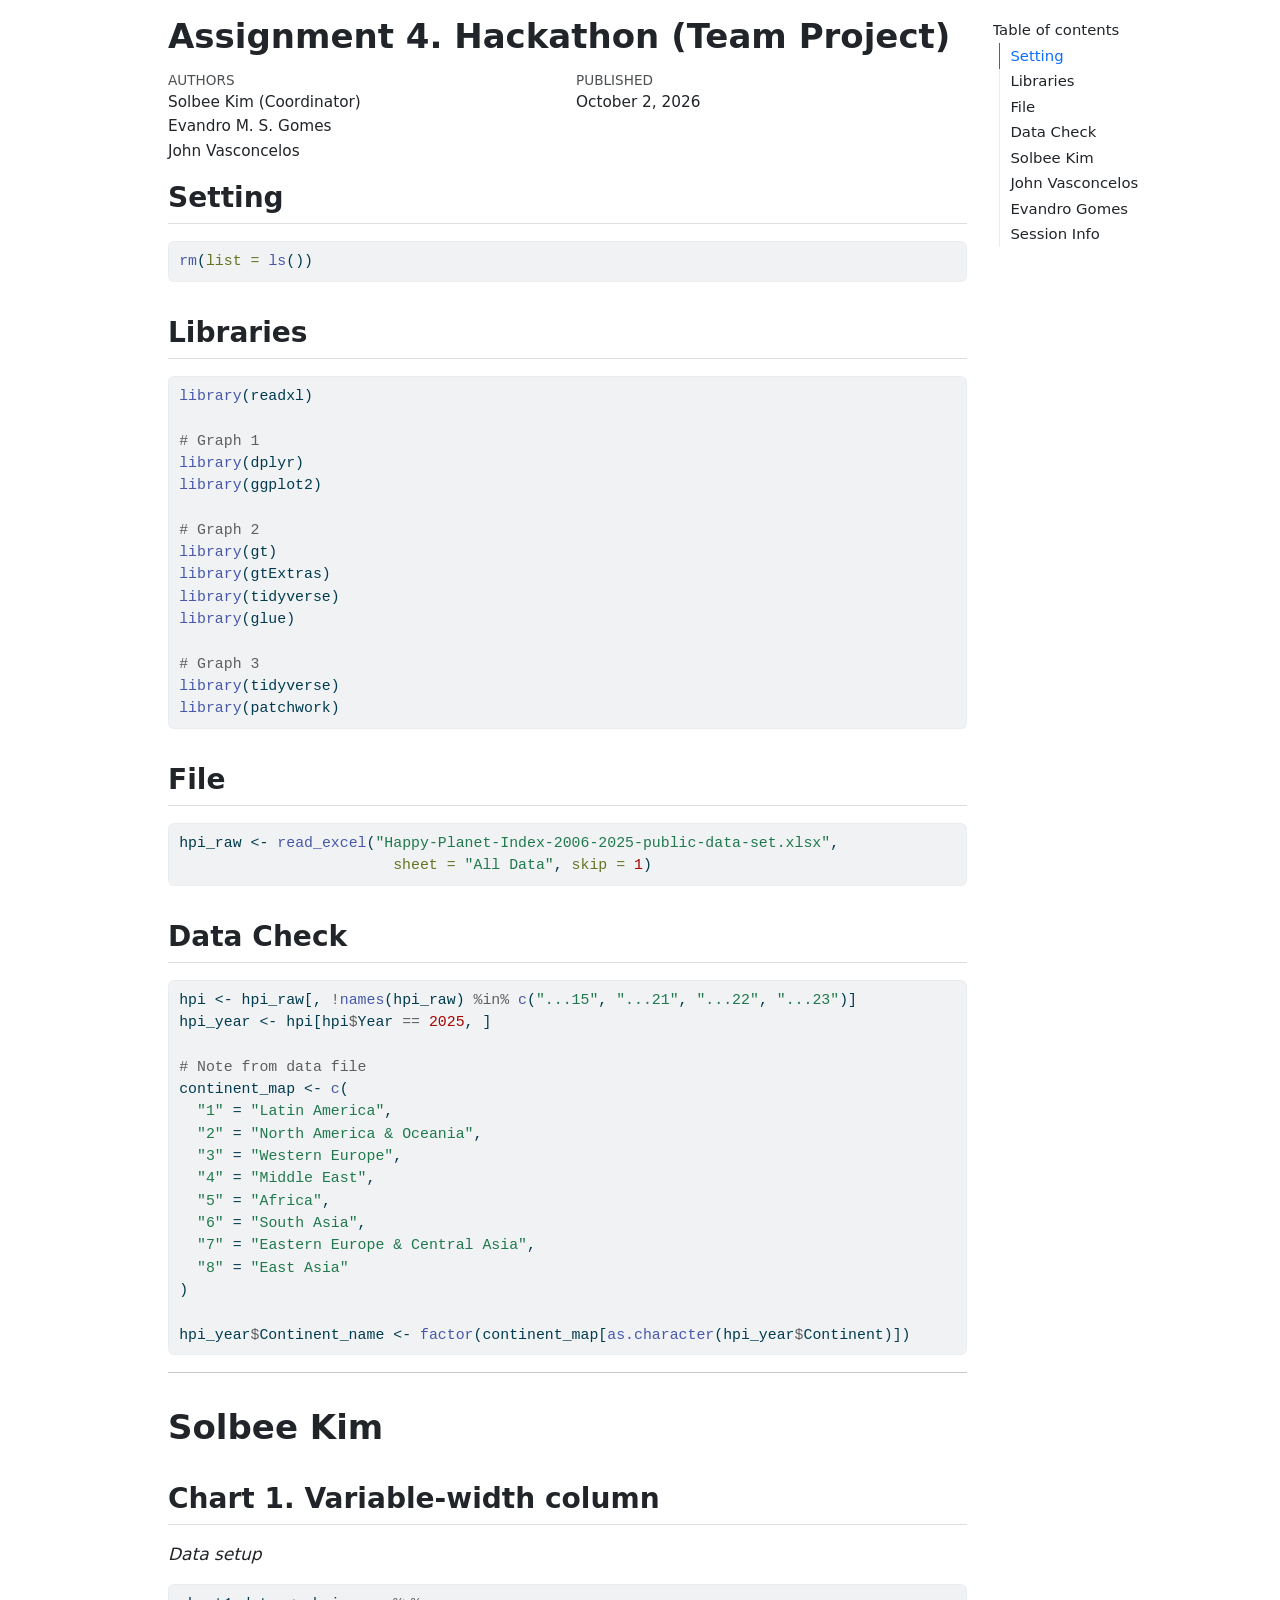
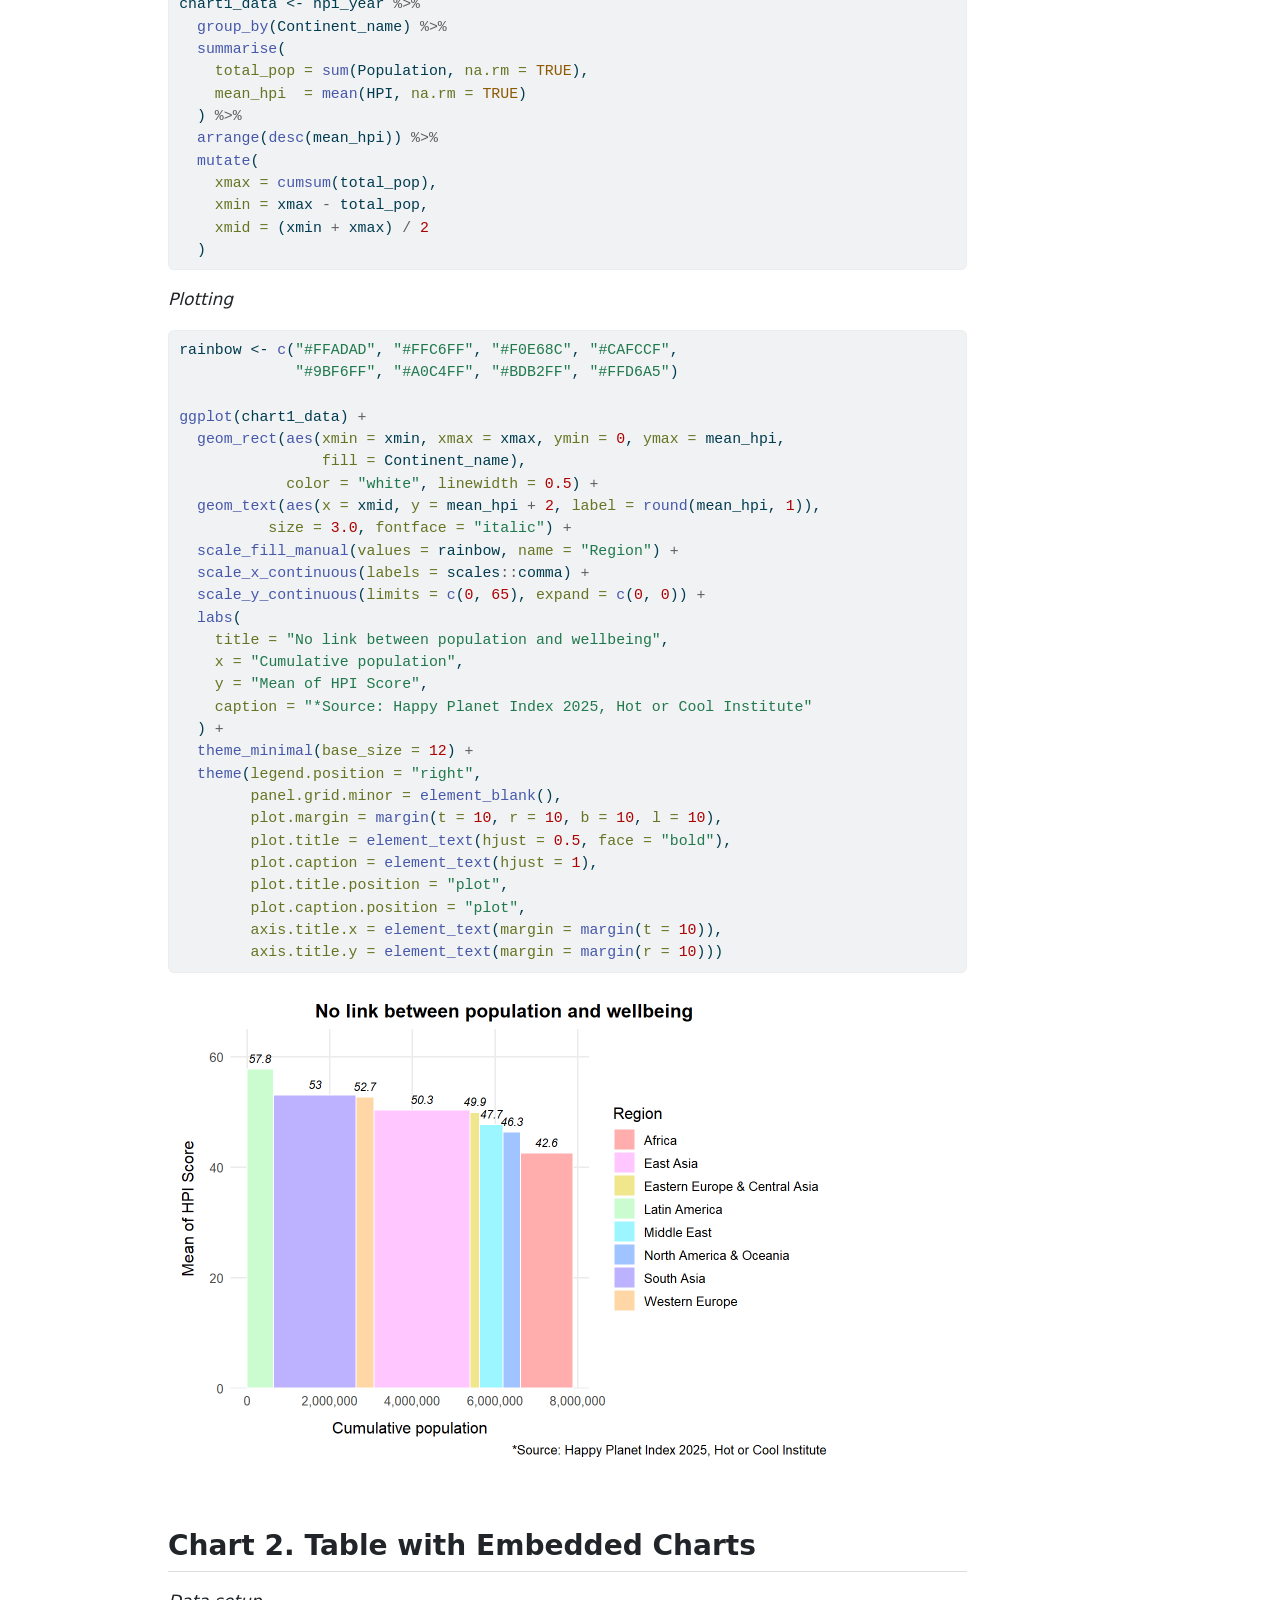
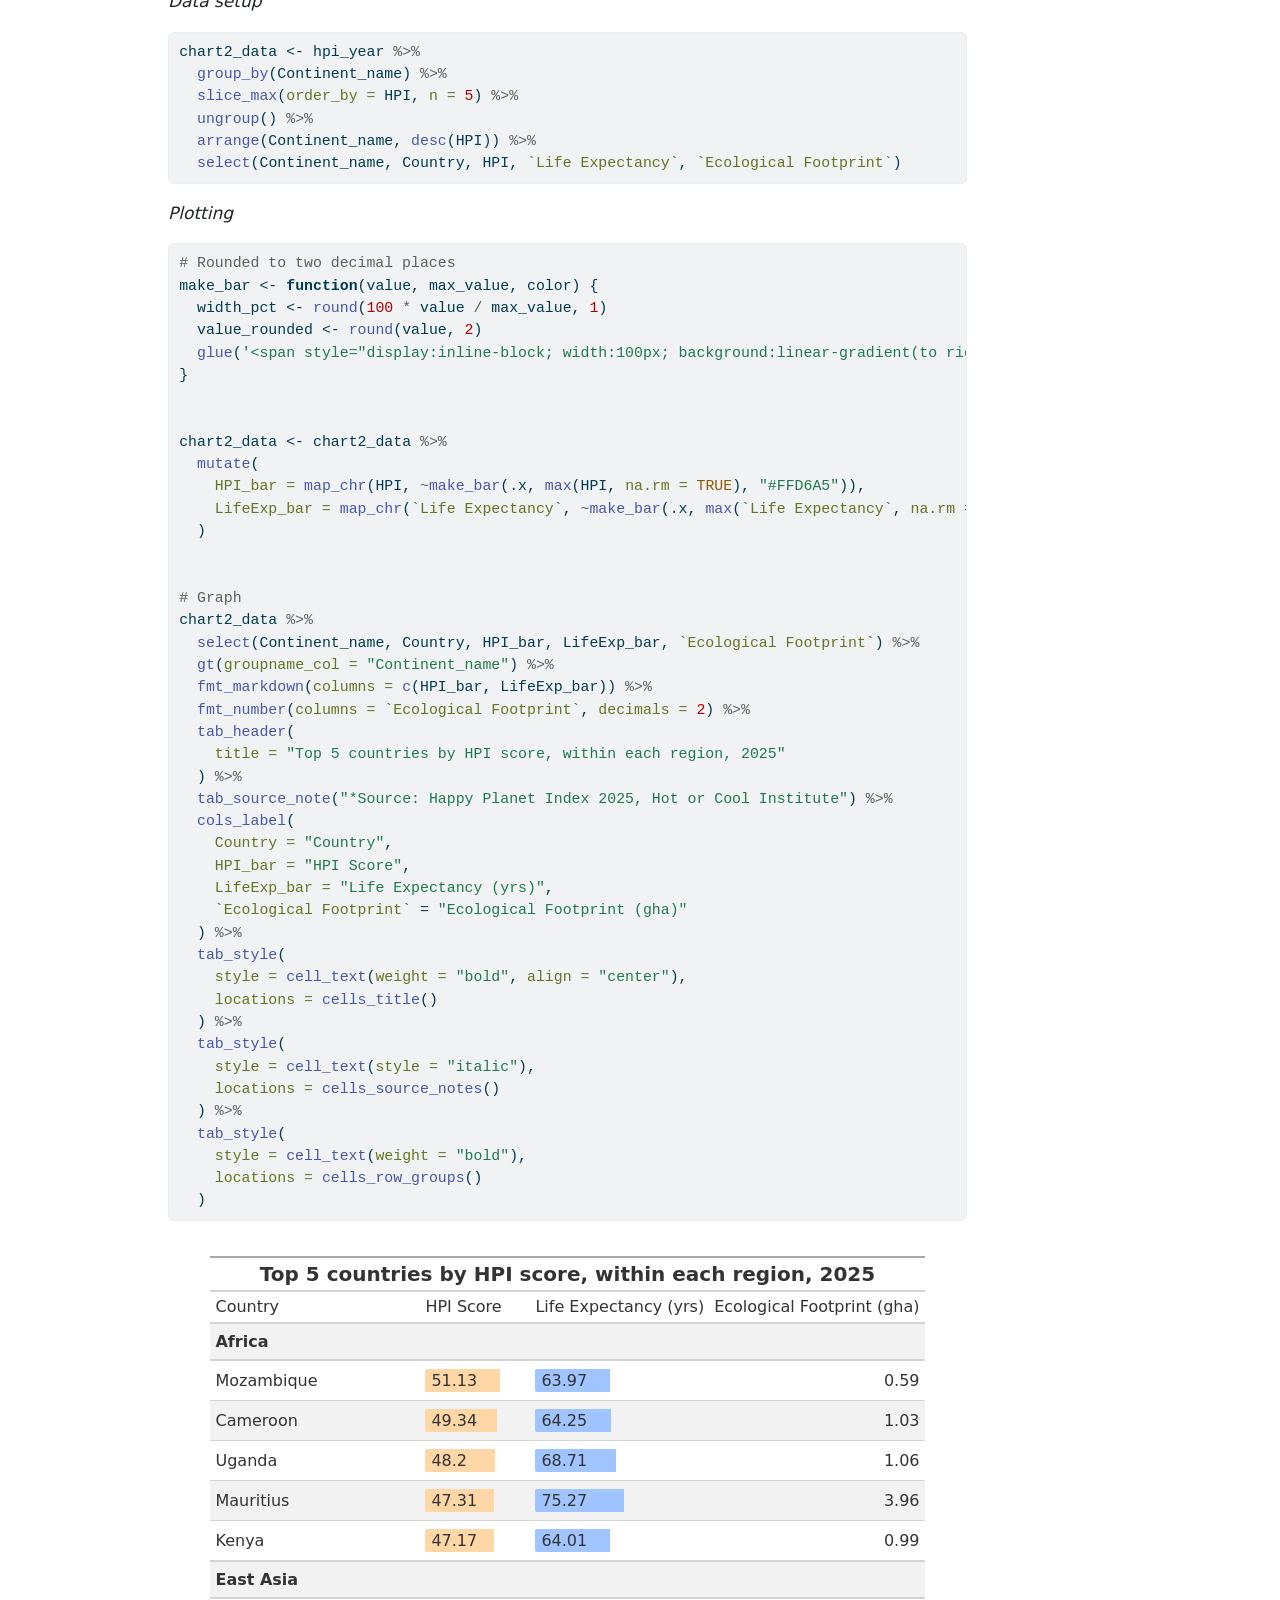
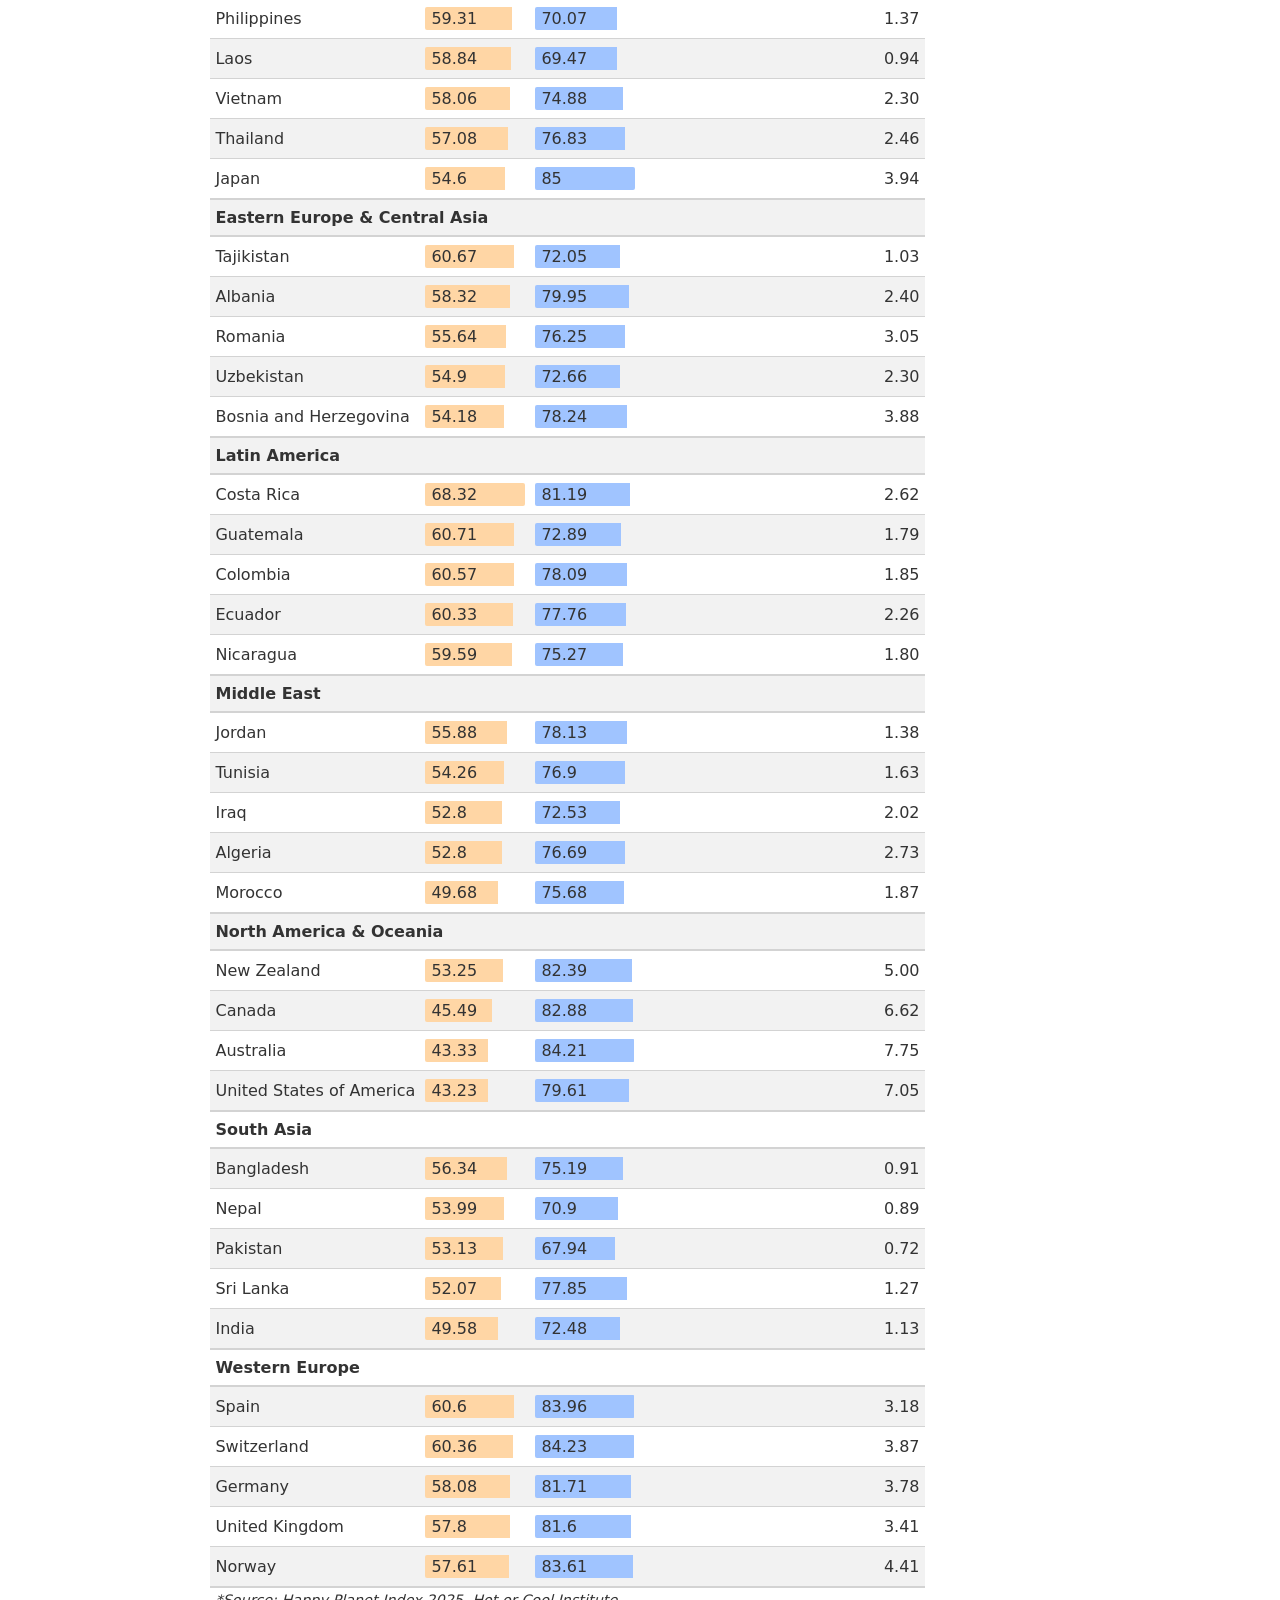
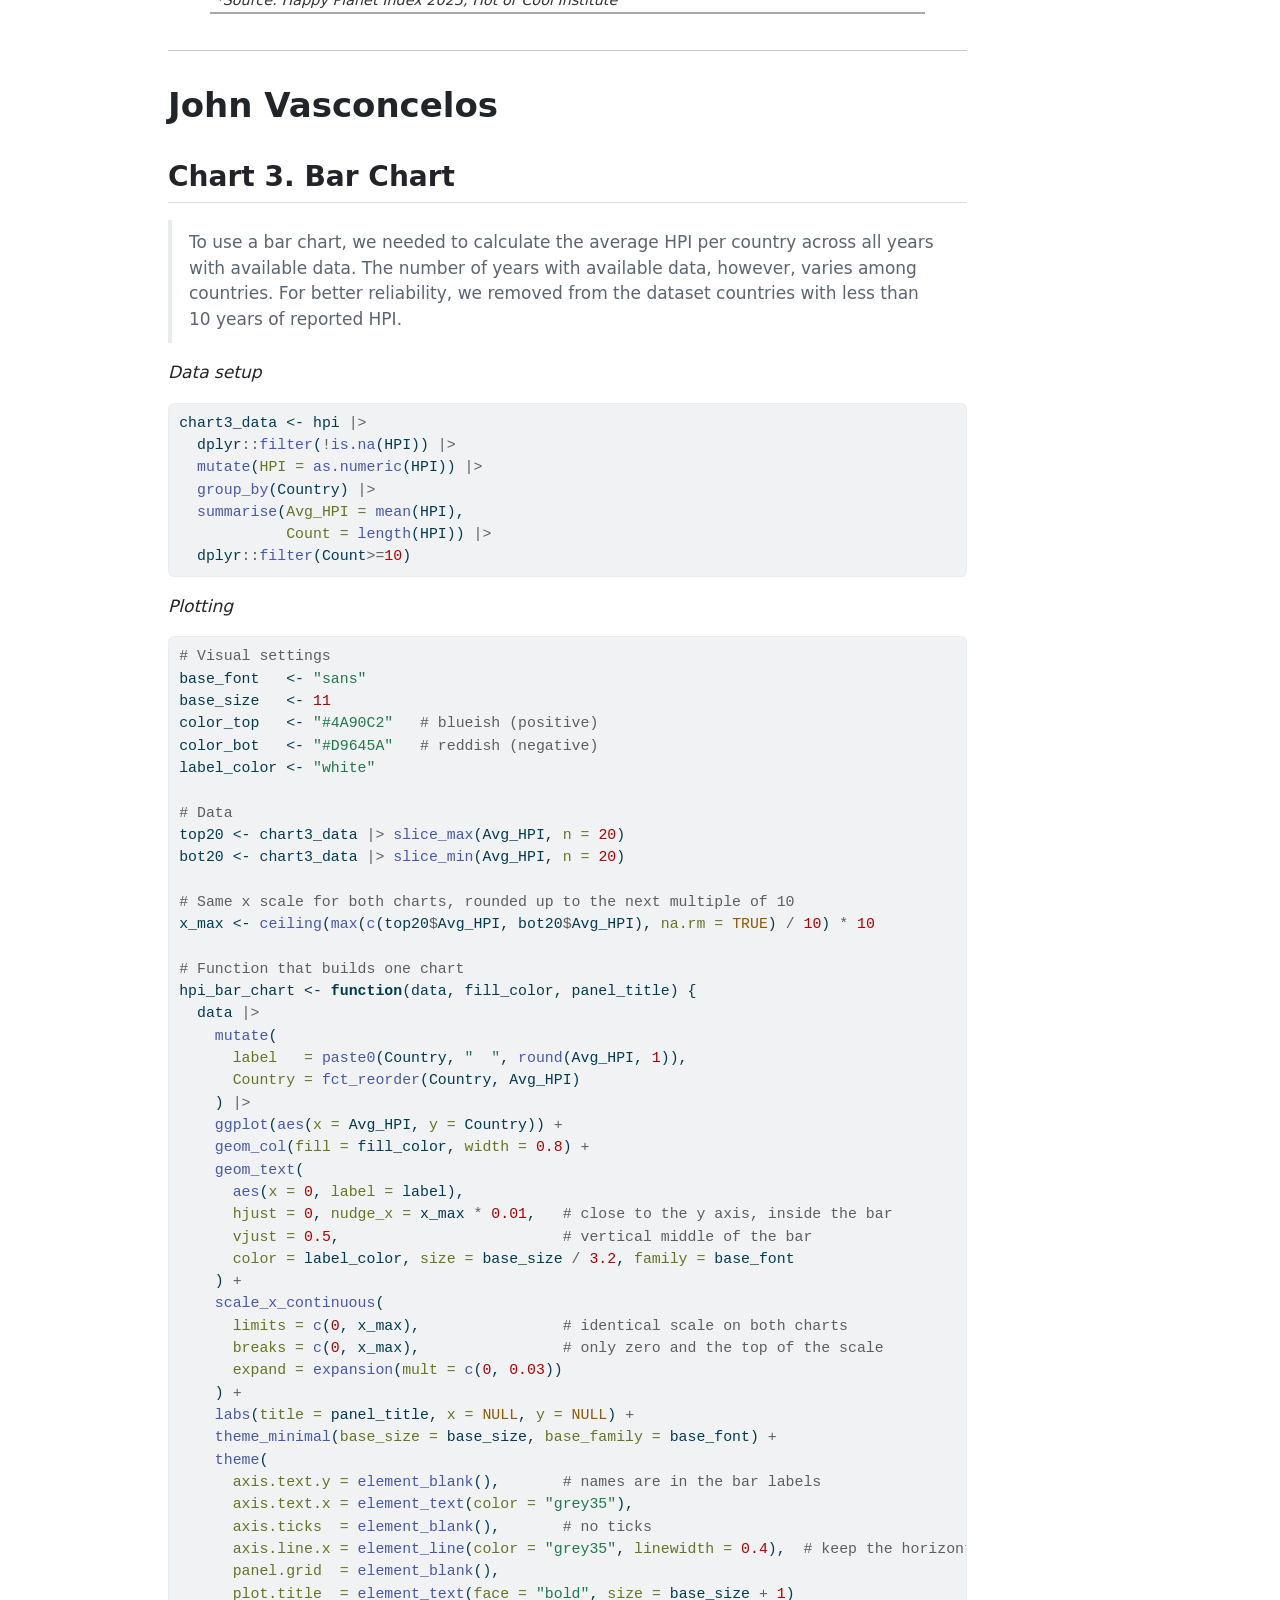
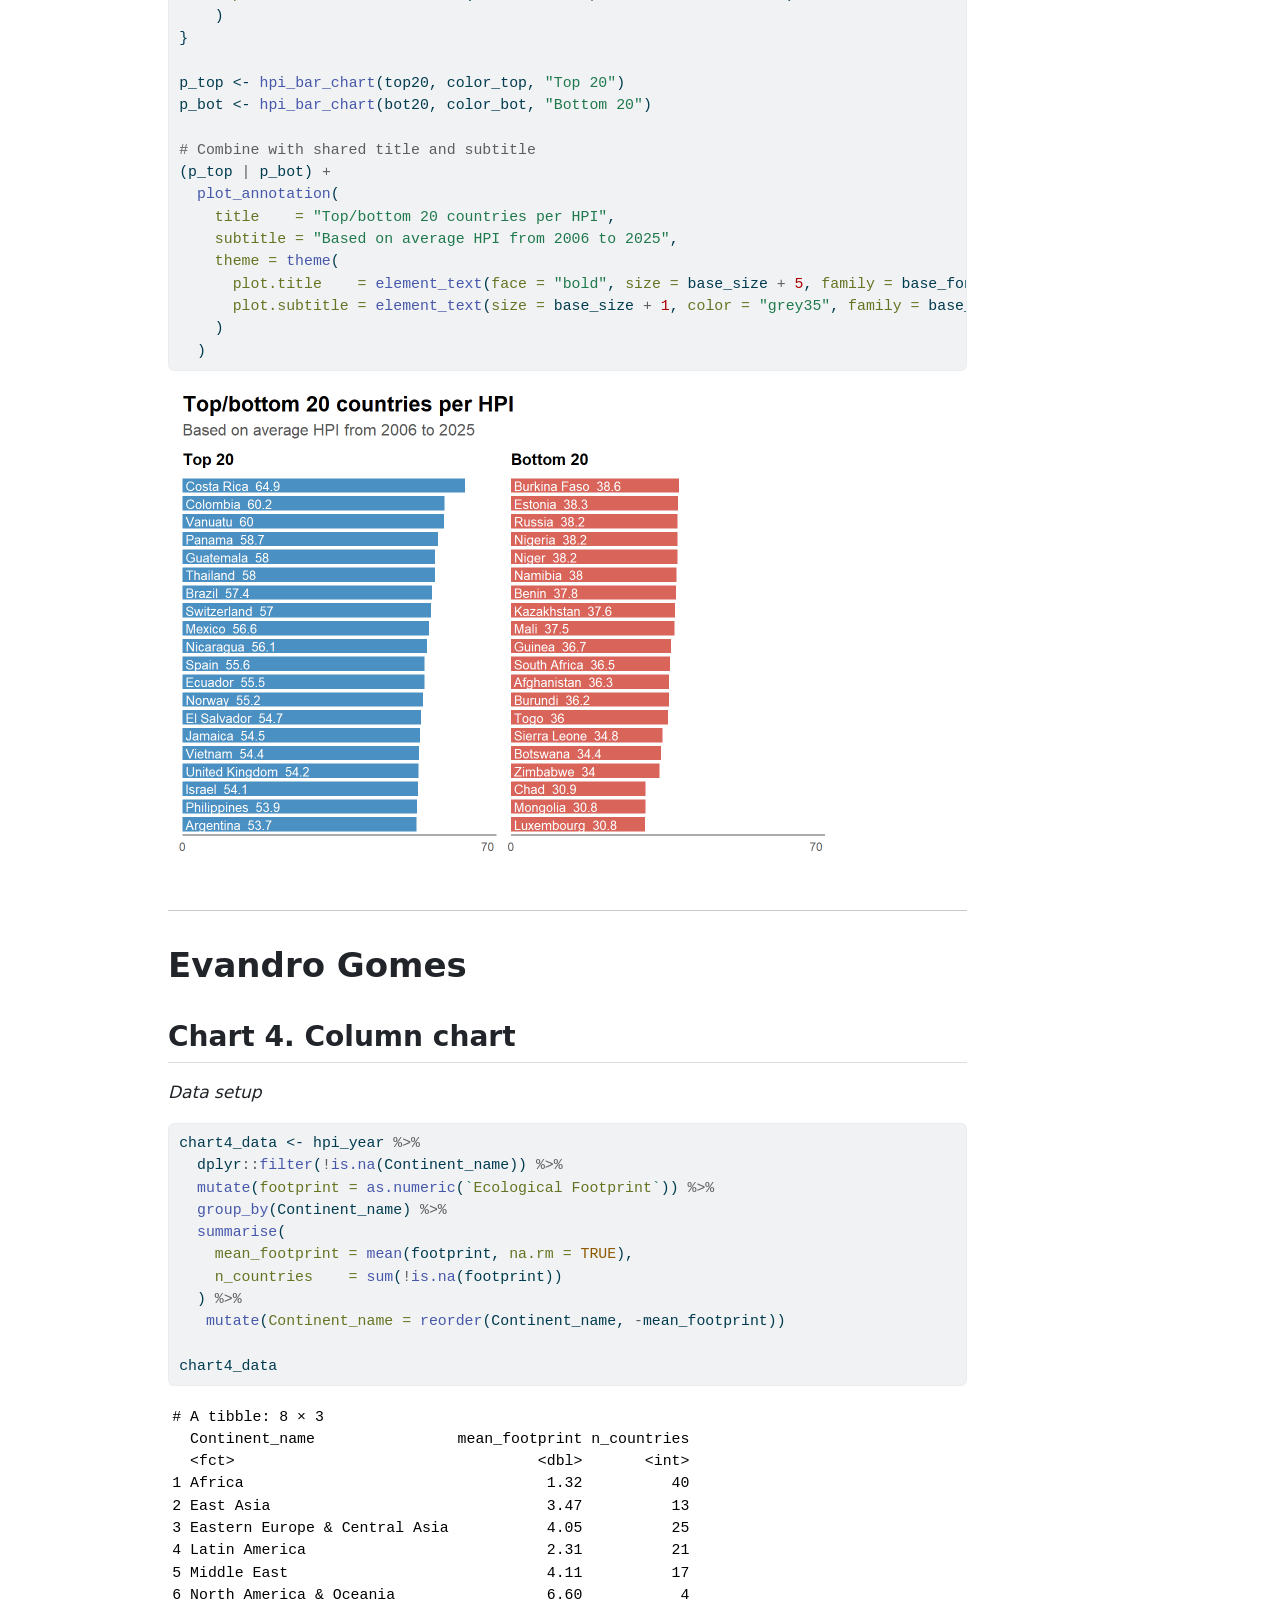
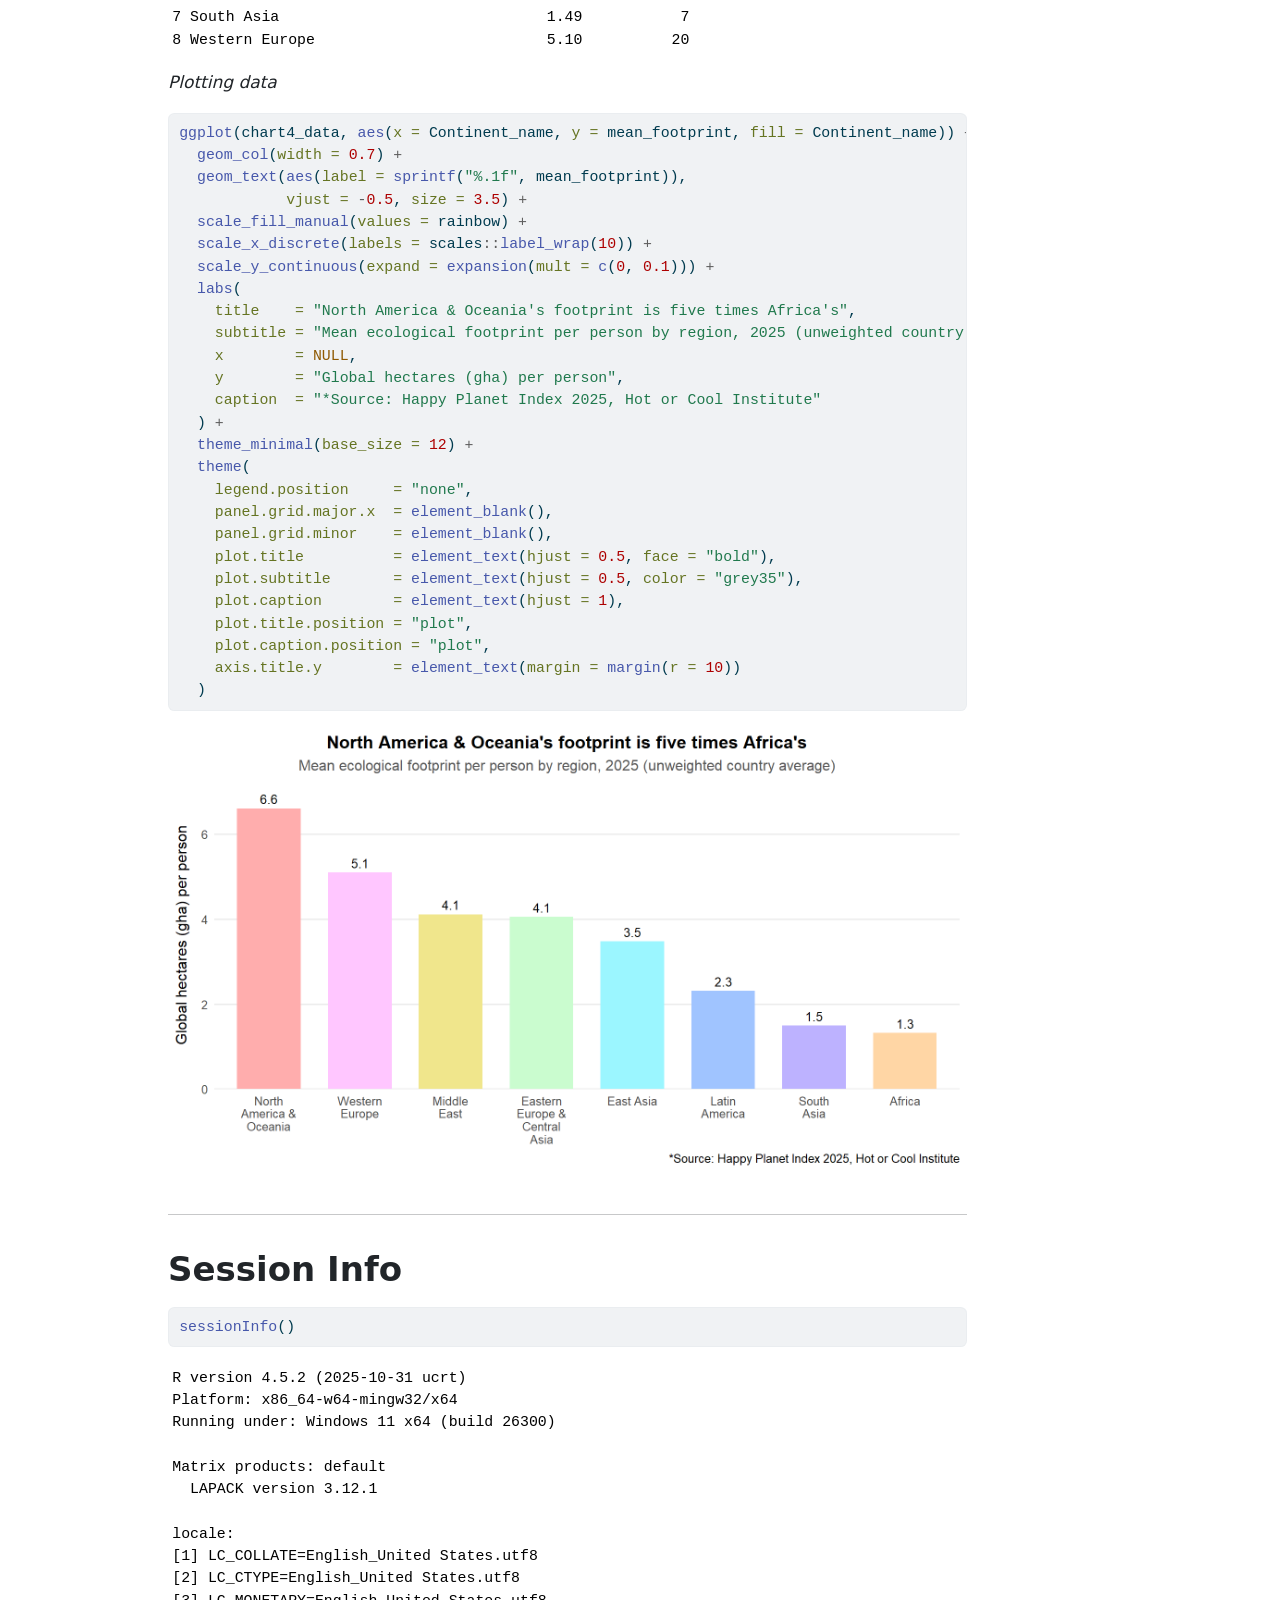
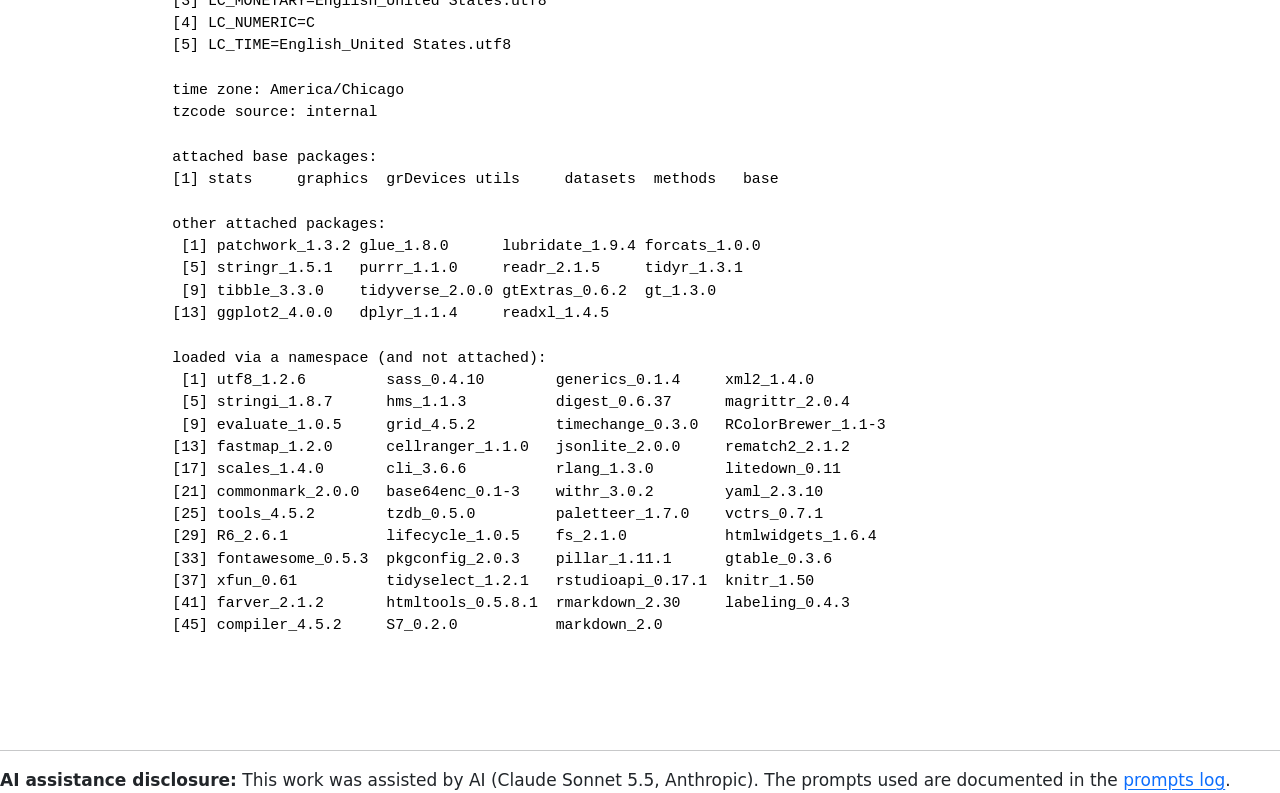
<file: hackathon_1/index.html>
<!DOCTYPE html>
<html xmlns="http://www.w3.org/1999/xhtml" lang="en" xml:lang="en"><head>

<meta charset="utf-8">
<meta name="generator" content="quarto-1.10.18">

<meta name="viewport" content="width=device-width, initial-scale=1.0, user-scalable=yes">

<meta name="author" content="Solbee Kim (Coordinator)">
<meta name="author" content="Evandro M. S. Gomes">
<meta name="author" content="John Vasconcelos">
<meta name="dcterms.date" content="2026-10-02">

<title>Assignment 4. Hackathon (Team Project)</title>
<style>
/* Default styles provided by pandoc.
** See https://pandoc.org/MANUAL.html#variables-for-html for config info.
*/
span.smallcaps{font-variant: small-caps;}
div.columns{display: flex; gap: 1.5em;}
div.column{flex: auto;}
@media screen {
div.columns{gap: min(4vw, 1.5em);}
div.column{overflow-x: auto;}
}
div.hanging-indent{margin-left: 1.5em; text-indent: -1.5em;}
ul.task-list{list-style: none;}
ul.task-list li input[type="checkbox"] {
  width: 0.8em;
  margin: 0 0.8em 0.2em -1em; /* quarto-specific, see https://github.com/quarto-dev/quarto-cli/issues/4556 */ 
  vertical-align: middle;
}
/* CSS for syntax highlighting */
html { -webkit-text-size-adjust: 100%; }
pre > code.sourceCode { white-space: pre; position: relative; }
pre > code.sourceCode > span { display: inline-block; line-height: 1.25; }
pre > code.sourceCode > span:empty { height: 1.2em; }
.sourceCode { overflow: visible; }
code.sourceCode > span { color: inherit; text-decoration: inherit; }
div.sourceCode { margin: 1em 0; }
pre.sourceCode { margin: 0; }
@media screen {
div.sourceCode { overflow: auto; }
}
@media print {
pre > code.sourceCode { white-space: pre-wrap; }
pre > code.sourceCode > span { text-indent: -5em; padding-left: 5em; }
}
pre.numberSource code
  { counter-reset: source-line 0; }
pre.numberSource code > span
  { position: relative; left: -4em; counter-increment: source-line; }
pre.numberSource code > span > a:first-child::before
  { content: counter(source-line);
    position: relative; left: -1em; text-align: right; vertical-align: baseline;
    border: none; display: inline-block;
    -webkit-touch-callout: none; -webkit-user-select: none;
    -khtml-user-select: none; -moz-user-select: none;
    -ms-user-select: none; user-select: none;
    padding: 0 4px; width: 4em;
  }
pre.numberSource { margin-left: 3em;  padding-left: 4px; }
div.sourceCode
  {   }
@media screen {
pre > code.sourceCode > span > a:first-child::before { text-decoration: underline; }
}
</style>


<script src="epps6356_assign04_files/libs/clipboard/clipboard.min.js"></script>
<script src="epps6356_assign04_files/libs/quarto-html/quarto.js" type="module"></script>
<script src="epps6356_assign04_files/libs/quarto-html/tabsets/tabsets.js" type="module"></script>
<script src="epps6356_assign04_files/libs/quarto-html/popper.min.js"></script>
<script src="epps6356_assign04_files/libs/quarto-html/tippy.umd.min.js"></script>
<script src="epps6356_assign04_files/libs/quarto-html/anchor.min.js"></script>
<link href="epps6356_assign04_files/libs/quarto-html/tippy.css" rel="stylesheet">
<link href="epps6356_assign04_files/libs/quarto-html/quarto-syntax-highlighting-64a204ab8560d761af7679ceaba22944.css" rel="stylesheet" id="quarto-text-highlighting-styles">
<script src="epps6356_assign04_files/libs/bootstrap/bootstrap.min.js"></script>
<link href="epps6356_assign04_files/libs/bootstrap/bootstrap-icons.css" rel="stylesheet">
<link href="epps6356_assign04_files/libs/bootstrap/bootstrap-215b371544c282197b31c8aa00ce3677.min.css" rel="stylesheet" append-hash="true" id="quarto-bootstrap" data-mode="light">


</head>

<body class="quarto-light">

<div id="quarto-content" class="page-columns page-rows-contents page-layout-article">
<div id="quarto-margin-sidebar" class="sidebar margin-sidebar">
  <nav id="TOC" role="doc-toc" class="toc-active">
    <h2 id="toc-title">Table of contents</h2>
   
  <ul>
  <li><a href="#setting" id="toc-setting" class="nav-link active" data-scroll-target="#setting">Setting</a></li>
  <li><a href="#libraries" id="toc-libraries" class="nav-link" data-scroll-target="#libraries">Libraries</a></li>
  <li><a href="#file" id="toc-file" class="nav-link" data-scroll-target="#file">File</a></li>
  <li><a href="#data-check" id="toc-data-check" class="nav-link" data-scroll-target="#data-check">Data Check</a></li>
  <li><a href="#solbee-kim" id="toc-solbee-kim" class="nav-link" data-scroll-target="#solbee-kim">Solbee Kim</a>
  <ul class="collapse">
  <li><a href="#chart-1.-variable-width-column" id="toc-chart-1.-variable-width-column" class="nav-link" data-scroll-target="#chart-1.-variable-width-column">Chart 1. Variable-width column</a></li>
  <li><a href="#chart-2.-table-with-embedded-charts" id="toc-chart-2.-table-with-embedded-charts" class="nav-link" data-scroll-target="#chart-2.-table-with-embedded-charts">Chart 2. Table with Embedded Charts</a></li>
  </ul></li>
  <li><a href="#john-vasconcelos" id="toc-john-vasconcelos" class="nav-link" data-scroll-target="#john-vasconcelos">John Vasconcelos</a>
  <ul class="collapse">
  <li><a href="#chart-3.-bar-chart" id="toc-chart-3.-bar-chart" class="nav-link" data-scroll-target="#chart-3.-bar-chart">Chart 3. Bar Chart</a></li>
  </ul></li>
  <li><a href="#evandro-gomes" id="toc-evandro-gomes" class="nav-link" data-scroll-target="#evandro-gomes">Evandro Gomes</a>
  <ul class="collapse">
  <li><a href="#chart-4.-column-chart" id="toc-chart-4.-column-chart" class="nav-link" data-scroll-target="#chart-4.-column-chart">Chart 4. Column chart</a></li>
  </ul></li>
  <li><a href="#session-info" id="toc-session-info" class="nav-link" data-scroll-target="#session-info">Session Info</a></li>
  </ul>
</nav>
</div>
<main class="content" id="quarto-document-content">

<header id="title-block-header" class="quarto-title-block default">
<div class="quarto-title">
<h1 class="title">Assignment 4. Hackathon (Team Project)</h1>
</div>



<div class="quarto-title-meta">

    <div>
    <div class="quarto-title-meta-heading">Authors</div>
    <div class="quarto-title-meta-contents">
             <p>Solbee Kim (Coordinator) </p>
             <p>Evandro M. S. Gomes </p>
             <p>John Vasconcelos </p>
          </div>
  </div>
    
    <div>
    <div class="quarto-title-meta-heading">Published</div>
    <div class="quarto-title-meta-contents">
      <p class="date">October 2, 2026</p>
    </div>
  </div>
  
    
  </div>
  


</header>


<section id="setting" class="level2">
<h2 class="anchored" data-anchor-id="setting">Setting</h2>
<div class="cell">
<div class="code-copy-outer-scaffold"><div class="sourceCode cell-code" id="cb1"><pre class="sourceCode r code-with-copy"><code class="sourceCode r"><span id="cb1-1"><a href="#cb1-1" aria-hidden="true" tabindex="-1"></a><span class="fu">rm</span>(<span class="at">list =</span> <span class="fu">ls</span>())</span></code></pre></div><button title="Copy to Clipboard" class="code-copy-button"><i class="bi"></i></button></div>
</div>
</section>
<section id="libraries" class="level2">
<h2 class="anchored" data-anchor-id="libraries">Libraries</h2>
<div class="cell">
<div class="code-copy-outer-scaffold"><div class="sourceCode cell-code" id="cb2"><pre class="sourceCode r code-with-copy"><code class="sourceCode r"><span id="cb2-1"><a href="#cb2-1" aria-hidden="true" tabindex="-1"></a><span class="fu">library</span>(readxl)</span>
<span id="cb2-2"><a href="#cb2-2" aria-hidden="true" tabindex="-1"></a></span>
<span id="cb2-3"><a href="#cb2-3" aria-hidden="true" tabindex="-1"></a><span class="co"># Graph 1</span></span>
<span id="cb2-4"><a href="#cb2-4" aria-hidden="true" tabindex="-1"></a><span class="fu">library</span>(dplyr)</span>
<span id="cb2-5"><a href="#cb2-5" aria-hidden="true" tabindex="-1"></a><span class="fu">library</span>(ggplot2)</span>
<span id="cb2-6"><a href="#cb2-6" aria-hidden="true" tabindex="-1"></a></span>
<span id="cb2-7"><a href="#cb2-7" aria-hidden="true" tabindex="-1"></a><span class="co"># Graph 2</span></span>
<span id="cb2-8"><a href="#cb2-8" aria-hidden="true" tabindex="-1"></a><span class="fu">library</span>(gt)</span>
<span id="cb2-9"><a href="#cb2-9" aria-hidden="true" tabindex="-1"></a><span class="fu">library</span>(gtExtras)</span>
<span id="cb2-10"><a href="#cb2-10" aria-hidden="true" tabindex="-1"></a><span class="fu">library</span>(tidyverse)</span>
<span id="cb2-11"><a href="#cb2-11" aria-hidden="true" tabindex="-1"></a><span class="fu">library</span>(glue)</span>
<span id="cb2-12"><a href="#cb2-12" aria-hidden="true" tabindex="-1"></a></span>
<span id="cb2-13"><a href="#cb2-13" aria-hidden="true" tabindex="-1"></a><span class="co"># Graph 3</span></span>
<span id="cb2-14"><a href="#cb2-14" aria-hidden="true" tabindex="-1"></a><span class="fu">library</span>(tidyverse)</span>
<span id="cb2-15"><a href="#cb2-15" aria-hidden="true" tabindex="-1"></a><span class="fu">library</span>(patchwork) </span></code></pre></div><button title="Copy to Clipboard" class="code-copy-button"><i class="bi"></i></button></div>
</div>
</section>
<section id="file" class="level2">
<h2 class="anchored" data-anchor-id="file">File</h2>
<div class="cell">
<div class="code-copy-outer-scaffold"><div class="sourceCode cell-code" id="cb3"><pre class="sourceCode r code-with-copy"><code class="sourceCode r"><span id="cb3-1"><a href="#cb3-1" aria-hidden="true" tabindex="-1"></a>hpi_raw <span class="ot">&lt;-</span> <span class="fu">read_excel</span>(<span class="st">"Happy-Planet-Index-2006-2025-public-data-set.xlsx"</span>, </span>
<span id="cb3-2"><a href="#cb3-2" aria-hidden="true" tabindex="-1"></a>                        <span class="at">sheet =</span> <span class="st">"All Data"</span>, <span class="at">skip =</span> <span class="dv">1</span>)</span></code></pre></div><button title="Copy to Clipboard" class="code-copy-button"><i class="bi"></i></button></div>
</div>
</section>
<section id="data-check" class="level2">
<h2 class="anchored" data-anchor-id="data-check">Data Check</h2>
<div class="cell">
<div class="code-copy-outer-scaffold"><div class="sourceCode cell-code" id="cb4"><pre class="sourceCode r code-with-copy"><code class="sourceCode r"><span id="cb4-1"><a href="#cb4-1" aria-hidden="true" tabindex="-1"></a>hpi <span class="ot">&lt;-</span> hpi_raw[, <span class="sc">!</span><span class="fu">names</span>(hpi_raw) <span class="sc">%in%</span> <span class="fu">c</span>(<span class="st">"...15"</span>, <span class="st">"...21"</span>, <span class="st">"...22"</span>, <span class="st">"...23"</span>)]</span>
<span id="cb4-2"><a href="#cb4-2" aria-hidden="true" tabindex="-1"></a>hpi_year <span class="ot">&lt;-</span> hpi[hpi<span class="sc">$</span>Year <span class="sc">==</span> <span class="dv">2025</span>, ]</span>
<span id="cb4-3"><a href="#cb4-3" aria-hidden="true" tabindex="-1"></a></span>
<span id="cb4-4"><a href="#cb4-4" aria-hidden="true" tabindex="-1"></a><span class="co"># Note from data file</span></span>
<span id="cb4-5"><a href="#cb4-5" aria-hidden="true" tabindex="-1"></a>continent_map <span class="ot">&lt;-</span> <span class="fu">c</span>(</span>
<span id="cb4-6"><a href="#cb4-6" aria-hidden="true" tabindex="-1"></a>  <span class="st">"1"</span> <span class="ot">=</span> <span class="st">"Latin America"</span>,</span>
<span id="cb4-7"><a href="#cb4-7" aria-hidden="true" tabindex="-1"></a>  <span class="st">"2"</span> <span class="ot">=</span> <span class="st">"North America &amp; Oceania"</span>,</span>
<span id="cb4-8"><a href="#cb4-8" aria-hidden="true" tabindex="-1"></a>  <span class="st">"3"</span> <span class="ot">=</span> <span class="st">"Western Europe"</span>,</span>
<span id="cb4-9"><a href="#cb4-9" aria-hidden="true" tabindex="-1"></a>  <span class="st">"4"</span> <span class="ot">=</span> <span class="st">"Middle East"</span>,</span>
<span id="cb4-10"><a href="#cb4-10" aria-hidden="true" tabindex="-1"></a>  <span class="st">"5"</span> <span class="ot">=</span> <span class="st">"Africa"</span>,</span>
<span id="cb4-11"><a href="#cb4-11" aria-hidden="true" tabindex="-1"></a>  <span class="st">"6"</span> <span class="ot">=</span> <span class="st">"South Asia"</span>,</span>
<span id="cb4-12"><a href="#cb4-12" aria-hidden="true" tabindex="-1"></a>  <span class="st">"7"</span> <span class="ot">=</span> <span class="st">"Eastern Europe &amp; Central Asia"</span>,</span>
<span id="cb4-13"><a href="#cb4-13" aria-hidden="true" tabindex="-1"></a>  <span class="st">"8"</span> <span class="ot">=</span> <span class="st">"East Asia"</span></span>
<span id="cb4-14"><a href="#cb4-14" aria-hidden="true" tabindex="-1"></a>)</span>
<span id="cb4-15"><a href="#cb4-15" aria-hidden="true" tabindex="-1"></a></span>
<span id="cb4-16"><a href="#cb4-16" aria-hidden="true" tabindex="-1"></a>hpi_year<span class="sc">$</span>Continent_name <span class="ot">&lt;-</span> <span class="fu">factor</span>(continent_map[<span class="fu">as.character</span>(hpi_year<span class="sc">$</span>Continent)])</span></code></pre></div><button title="Copy to Clipboard" class="code-copy-button"><i class="bi"></i></button></div>
</div>
<hr>
</section>
<section id="solbee-kim" class="level1">
<h1>Solbee Kim</h1>
<section id="chart-1.-variable-width-column" class="level2">
<h2 class="anchored" data-anchor-id="chart-1.-variable-width-column">Chart 1. Variable-width column</h2>
<p><em>Data setup</em></p>
<div class="cell">
<div class="code-copy-outer-scaffold"><div class="sourceCode cell-code" id="cb5"><pre class="sourceCode r code-with-copy"><code class="sourceCode r"><span id="cb5-1"><a href="#cb5-1" aria-hidden="true" tabindex="-1"></a>chart1_data <span class="ot">&lt;-</span> hpi_year <span class="sc">%&gt;%</span></span>
<span id="cb5-2"><a href="#cb5-2" aria-hidden="true" tabindex="-1"></a>  <span class="fu">group_by</span>(Continent_name) <span class="sc">%&gt;%</span></span>
<span id="cb5-3"><a href="#cb5-3" aria-hidden="true" tabindex="-1"></a>  <span class="fu">summarise</span>(</span>
<span id="cb5-4"><a href="#cb5-4" aria-hidden="true" tabindex="-1"></a>    <span class="at">total_pop =</span> <span class="fu">sum</span>(Population, <span class="at">na.rm =</span> <span class="cn">TRUE</span>),</span>
<span id="cb5-5"><a href="#cb5-5" aria-hidden="true" tabindex="-1"></a>    <span class="at">mean_hpi  =</span> <span class="fu">mean</span>(HPI, <span class="at">na.rm =</span> <span class="cn">TRUE</span>)</span>
<span id="cb5-6"><a href="#cb5-6" aria-hidden="true" tabindex="-1"></a>  ) <span class="sc">%&gt;%</span></span>
<span id="cb5-7"><a href="#cb5-7" aria-hidden="true" tabindex="-1"></a>  <span class="fu">arrange</span>(<span class="fu">desc</span>(mean_hpi)) <span class="sc">%&gt;%</span></span>
<span id="cb5-8"><a href="#cb5-8" aria-hidden="true" tabindex="-1"></a>  <span class="fu">mutate</span>(</span>
<span id="cb5-9"><a href="#cb5-9" aria-hidden="true" tabindex="-1"></a>    <span class="at">xmax =</span> <span class="fu">cumsum</span>(total_pop),</span>
<span id="cb5-10"><a href="#cb5-10" aria-hidden="true" tabindex="-1"></a>    <span class="at">xmin =</span> xmax <span class="sc">-</span> total_pop,</span>
<span id="cb5-11"><a href="#cb5-11" aria-hidden="true" tabindex="-1"></a>    <span class="at">xmid =</span> (xmin <span class="sc">+</span> xmax) <span class="sc">/</span> <span class="dv">2</span></span>
<span id="cb5-12"><a href="#cb5-12" aria-hidden="true" tabindex="-1"></a>  )</span></code></pre></div><button title="Copy to Clipboard" class="code-copy-button"><i class="bi"></i></button></div>
</div>
<p><em>Plotting</em></p>
<div class="cell">
<div class="code-copy-outer-scaffold"><div class="sourceCode cell-code" id="cb6"><pre class="sourceCode r code-with-copy"><code class="sourceCode r"><span id="cb6-1"><a href="#cb6-1" aria-hidden="true" tabindex="-1"></a>rainbow <span class="ot">&lt;-</span> <span class="fu">c</span>(<span class="st">"#FFADAD"</span>, <span class="st">"#FFC6FF"</span>, <span class="st">"#F0E68C"</span>, <span class="st">"#CAFCCF"</span>, </span>
<span id="cb6-2"><a href="#cb6-2" aria-hidden="true" tabindex="-1"></a>             <span class="st">"#9BF6FF"</span>, <span class="st">"#A0C4FF"</span>, <span class="st">"#BDB2FF"</span>, <span class="st">"#FFD6A5"</span>)</span>
<span id="cb6-3"><a href="#cb6-3" aria-hidden="true" tabindex="-1"></a></span>
<span id="cb6-4"><a href="#cb6-4" aria-hidden="true" tabindex="-1"></a><span class="fu">ggplot</span>(chart1_data) <span class="sc">+</span></span>
<span id="cb6-5"><a href="#cb6-5" aria-hidden="true" tabindex="-1"></a>  <span class="fu">geom_rect</span>(<span class="fu">aes</span>(<span class="at">xmin =</span> xmin, <span class="at">xmax =</span> xmax, <span class="at">ymin =</span> <span class="dv">0</span>, <span class="at">ymax =</span> mean_hpi,</span>
<span id="cb6-6"><a href="#cb6-6" aria-hidden="true" tabindex="-1"></a>                <span class="at">fill =</span> Continent_name),</span>
<span id="cb6-7"><a href="#cb6-7" aria-hidden="true" tabindex="-1"></a>            <span class="at">color =</span> <span class="st">"white"</span>, <span class="at">linewidth =</span> <span class="fl">0.5</span>) <span class="sc">+</span></span>
<span id="cb6-8"><a href="#cb6-8" aria-hidden="true" tabindex="-1"></a>  <span class="fu">geom_text</span>(<span class="fu">aes</span>(<span class="at">x =</span> xmid, <span class="at">y =</span> mean_hpi <span class="sc">+</span> <span class="dv">2</span>, <span class="at">label =</span> <span class="fu">round</span>(mean_hpi, <span class="dv">1</span>)),</span>
<span id="cb6-9"><a href="#cb6-9" aria-hidden="true" tabindex="-1"></a>          <span class="at">size =</span> <span class="fl">3.0</span>, <span class="at">fontface =</span> <span class="st">"italic"</span>) <span class="sc">+</span></span>
<span id="cb6-10"><a href="#cb6-10" aria-hidden="true" tabindex="-1"></a>  <span class="fu">scale_fill_manual</span>(<span class="at">values =</span> rainbow, <span class="at">name =</span> <span class="st">"Region"</span>) <span class="sc">+</span></span>
<span id="cb6-11"><a href="#cb6-11" aria-hidden="true" tabindex="-1"></a>  <span class="fu">scale_x_continuous</span>(<span class="at">labels =</span> scales<span class="sc">::</span>comma) <span class="sc">+</span></span>
<span id="cb6-12"><a href="#cb6-12" aria-hidden="true" tabindex="-1"></a>  <span class="fu">scale_y_continuous</span>(<span class="at">limits =</span> <span class="fu">c</span>(<span class="dv">0</span>, <span class="dv">65</span>), <span class="at">expand =</span> <span class="fu">c</span>(<span class="dv">0</span>, <span class="dv">0</span>)) <span class="sc">+</span></span>
<span id="cb6-13"><a href="#cb6-13" aria-hidden="true" tabindex="-1"></a>  <span class="fu">labs</span>(</span>
<span id="cb6-14"><a href="#cb6-14" aria-hidden="true" tabindex="-1"></a>    <span class="at">title =</span> <span class="st">"No link between population and wellbeing"</span>,</span>
<span id="cb6-15"><a href="#cb6-15" aria-hidden="true" tabindex="-1"></a>    <span class="at">x =</span> <span class="st">"Cumulative population"</span>,</span>
<span id="cb6-16"><a href="#cb6-16" aria-hidden="true" tabindex="-1"></a>    <span class="at">y =</span> <span class="st">"Mean of HPI Score"</span>,</span>
<span id="cb6-17"><a href="#cb6-17" aria-hidden="true" tabindex="-1"></a>    <span class="at">caption =</span> <span class="st">"*Source: Happy Planet Index 2025, Hot or Cool Institute"</span></span>
<span id="cb6-18"><a href="#cb6-18" aria-hidden="true" tabindex="-1"></a>  ) <span class="sc">+</span></span>
<span id="cb6-19"><a href="#cb6-19" aria-hidden="true" tabindex="-1"></a>  <span class="fu">theme_minimal</span>(<span class="at">base_size =</span> <span class="dv">12</span>) <span class="sc">+</span></span>
<span id="cb6-20"><a href="#cb6-20" aria-hidden="true" tabindex="-1"></a>  <span class="fu">theme</span>(<span class="at">legend.position =</span> <span class="st">"right"</span>,</span>
<span id="cb6-21"><a href="#cb6-21" aria-hidden="true" tabindex="-1"></a>        <span class="at">panel.grid.minor =</span> <span class="fu">element_blank</span>(),</span>
<span id="cb6-22"><a href="#cb6-22" aria-hidden="true" tabindex="-1"></a>        <span class="at">plot.margin =</span> <span class="fu">margin</span>(<span class="at">t =</span> <span class="dv">10</span>, <span class="at">r =</span> <span class="dv">10</span>, <span class="at">b =</span> <span class="dv">10</span>, <span class="at">l =</span> <span class="dv">10</span>),</span>
<span id="cb6-23"><a href="#cb6-23" aria-hidden="true" tabindex="-1"></a>        <span class="at">plot.title =</span> <span class="fu">element_text</span>(<span class="at">hjust =</span> <span class="fl">0.5</span>, <span class="at">face =</span> <span class="st">"bold"</span>),</span>
<span id="cb6-24"><a href="#cb6-24" aria-hidden="true" tabindex="-1"></a>        <span class="at">plot.caption =</span> <span class="fu">element_text</span>(<span class="at">hjust =</span> <span class="dv">1</span>),</span>
<span id="cb6-25"><a href="#cb6-25" aria-hidden="true" tabindex="-1"></a>        <span class="at">plot.title.position =</span> <span class="st">"plot"</span>,</span>
<span id="cb6-26"><a href="#cb6-26" aria-hidden="true" tabindex="-1"></a>        <span class="at">plot.caption.position =</span> <span class="st">"plot"</span>,</span>
<span id="cb6-27"><a href="#cb6-27" aria-hidden="true" tabindex="-1"></a>        <span class="at">axis.title.x =</span> <span class="fu">element_text</span>(<span class="at">margin =</span> <span class="fu">margin</span>(<span class="at">t =</span> <span class="dv">10</span>)),</span>
<span id="cb6-28"><a href="#cb6-28" aria-hidden="true" tabindex="-1"></a>        <span class="at">axis.title.y =</span> <span class="fu">element_text</span>(<span class="at">margin =</span> <span class="fu">margin</span>(<span class="at">r =</span> <span class="dv">10</span>)))</span></code></pre></div><button title="Copy to Clipboard" class="code-copy-button"><i class="bi"></i></button></div>
<div class="cell-output-display">
<div>
<figure class="figure">
<p><img src="epps6356_assign04_files/figure-html/chart1_plot-1.png" class="img-fluid figure-img" width="672"></p>
</figure>
</div>
</div>
</div>
</section>
<section id="chart-2.-table-with-embedded-charts" class="level2">
<h2 class="anchored" data-anchor-id="chart-2.-table-with-embedded-charts">Chart 2. Table with Embedded Charts</h2>
<p><em>Data setup</em></p>
<div class="cell">
<div class="code-copy-outer-scaffold"><div class="sourceCode cell-code" id="cb7"><pre class="sourceCode r code-with-copy"><code class="sourceCode r"><span id="cb7-1"><a href="#cb7-1" aria-hidden="true" tabindex="-1"></a>chart2_data <span class="ot">&lt;-</span> hpi_year <span class="sc">%&gt;%</span></span>
<span id="cb7-2"><a href="#cb7-2" aria-hidden="true" tabindex="-1"></a>  <span class="fu">group_by</span>(Continent_name) <span class="sc">%&gt;%</span></span>
<span id="cb7-3"><a href="#cb7-3" aria-hidden="true" tabindex="-1"></a>  <span class="fu">slice_max</span>(<span class="at">order_by =</span> HPI, <span class="at">n =</span> <span class="dv">5</span>) <span class="sc">%&gt;%</span></span>
<span id="cb7-4"><a href="#cb7-4" aria-hidden="true" tabindex="-1"></a>  <span class="fu">ungroup</span>() <span class="sc">%&gt;%</span></span>
<span id="cb7-5"><a href="#cb7-5" aria-hidden="true" tabindex="-1"></a>  <span class="fu">arrange</span>(Continent_name, <span class="fu">desc</span>(HPI)) <span class="sc">%&gt;%</span></span>
<span id="cb7-6"><a href="#cb7-6" aria-hidden="true" tabindex="-1"></a>  <span class="fu">select</span>(Continent_name, Country, HPI, <span class="st">`</span><span class="at">Life Expectancy</span><span class="st">`</span>, <span class="st">`</span><span class="at">Ecological Footprint</span><span class="st">`</span>)</span></code></pre></div><button title="Copy to Clipboard" class="code-copy-button"><i class="bi"></i></button></div>
</div>
<p><em>Plotting</em></p>
<div class="cell">
<div class="code-copy-outer-scaffold"><div class="sourceCode cell-code" id="cb8"><pre class="sourceCode r code-with-copy"><code class="sourceCode r"><span id="cb8-1"><a href="#cb8-1" aria-hidden="true" tabindex="-1"></a><span class="co"># Rounded to two decimal places </span></span>
<span id="cb8-2"><a href="#cb8-2" aria-hidden="true" tabindex="-1"></a>make_bar <span class="ot">&lt;-</span> <span class="cf">function</span>(value, max_value, color) {</span>
<span id="cb8-3"><a href="#cb8-3" aria-hidden="true" tabindex="-1"></a>  width_pct <span class="ot">&lt;-</span> <span class="fu">round</span>(<span class="dv">100</span> <span class="sc">*</span> value <span class="sc">/</span> max_value, <span class="dv">1</span>)</span>
<span id="cb8-4"><a href="#cb8-4" aria-hidden="true" tabindex="-1"></a>  value_rounded <span class="ot">&lt;-</span> <span class="fu">round</span>(value, <span class="dv">2</span>)</span>
<span id="cb8-5"><a href="#cb8-5" aria-hidden="true" tabindex="-1"></a>  <span class="fu">glue</span>(<span class="st">'&lt;span style="display:inline-block; width:100px; background:linear-gradient(to right, {color} {width_pct}%, transparent {width_pct}%); padding:2px 6px; border-radius:2px;"&gt;{value_rounded}&lt;/span&gt;'</span>)</span>
<span id="cb8-6"><a href="#cb8-6" aria-hidden="true" tabindex="-1"></a>}</span>
<span id="cb8-7"><a href="#cb8-7" aria-hidden="true" tabindex="-1"></a></span>
<span id="cb8-8"><a href="#cb8-8" aria-hidden="true" tabindex="-1"></a></span>
<span id="cb8-9"><a href="#cb8-9" aria-hidden="true" tabindex="-1"></a>chart2_data <span class="ot">&lt;-</span> chart2_data <span class="sc">%&gt;%</span></span>
<span id="cb8-10"><a href="#cb8-10" aria-hidden="true" tabindex="-1"></a>  <span class="fu">mutate</span>(</span>
<span id="cb8-11"><a href="#cb8-11" aria-hidden="true" tabindex="-1"></a>    <span class="at">HPI_bar =</span> <span class="fu">map_chr</span>(HPI, <span class="sc">~</span><span class="fu">make_bar</span>(.x, <span class="fu">max</span>(HPI, <span class="at">na.rm =</span> <span class="cn">TRUE</span>), <span class="st">"#FFD6A5"</span>)),</span>
<span id="cb8-12"><a href="#cb8-12" aria-hidden="true" tabindex="-1"></a>    <span class="at">LifeExp_bar =</span> <span class="fu">map_chr</span>(<span class="st">`</span><span class="at">Life Expectancy</span><span class="st">`</span>, <span class="sc">~</span><span class="fu">make_bar</span>(.x, <span class="fu">max</span>(<span class="st">`</span><span class="at">Life Expectancy</span><span class="st">`</span>, <span class="at">na.rm =</span> <span class="cn">TRUE</span>), <span class="st">"#A0C4FF"</span>))</span>
<span id="cb8-13"><a href="#cb8-13" aria-hidden="true" tabindex="-1"></a>  )</span>
<span id="cb8-14"><a href="#cb8-14" aria-hidden="true" tabindex="-1"></a></span>
<span id="cb8-15"><a href="#cb8-15" aria-hidden="true" tabindex="-1"></a></span>
<span id="cb8-16"><a href="#cb8-16" aria-hidden="true" tabindex="-1"></a><span class="co"># Graph</span></span>
<span id="cb8-17"><a href="#cb8-17" aria-hidden="true" tabindex="-1"></a>chart2_data <span class="sc">%&gt;%</span></span>
<span id="cb8-18"><a href="#cb8-18" aria-hidden="true" tabindex="-1"></a>  <span class="fu">select</span>(Continent_name, Country, HPI_bar, LifeExp_bar, <span class="st">`</span><span class="at">Ecological Footprint</span><span class="st">`</span>) <span class="sc">%&gt;%</span></span>
<span id="cb8-19"><a href="#cb8-19" aria-hidden="true" tabindex="-1"></a>  <span class="fu">gt</span>(<span class="at">groupname_col =</span> <span class="st">"Continent_name"</span>) <span class="sc">%&gt;%</span></span>
<span id="cb8-20"><a href="#cb8-20" aria-hidden="true" tabindex="-1"></a>  <span class="fu">fmt_markdown</span>(<span class="at">columns =</span> <span class="fu">c</span>(HPI_bar, LifeExp_bar)) <span class="sc">%&gt;%</span></span>
<span id="cb8-21"><a href="#cb8-21" aria-hidden="true" tabindex="-1"></a>  <span class="fu">fmt_number</span>(<span class="at">columns =</span> <span class="st">`</span><span class="at">Ecological Footprint</span><span class="st">`</span>, <span class="at">decimals =</span> <span class="dv">2</span>) <span class="sc">%&gt;%</span></span>
<span id="cb8-22"><a href="#cb8-22" aria-hidden="true" tabindex="-1"></a>  <span class="fu">tab_header</span>(</span>
<span id="cb8-23"><a href="#cb8-23" aria-hidden="true" tabindex="-1"></a>    <span class="at">title =</span> <span class="st">"Top 5 countries by HPI score, within each region, 2025"</span></span>
<span id="cb8-24"><a href="#cb8-24" aria-hidden="true" tabindex="-1"></a>  ) <span class="sc">%&gt;%</span></span>
<span id="cb8-25"><a href="#cb8-25" aria-hidden="true" tabindex="-1"></a>  <span class="fu">tab_source_note</span>(<span class="st">"*Source: Happy Planet Index 2025, Hot or Cool Institute"</span>) <span class="sc">%&gt;%</span></span>
<span id="cb8-26"><a href="#cb8-26" aria-hidden="true" tabindex="-1"></a>  <span class="fu">cols_label</span>(</span>
<span id="cb8-27"><a href="#cb8-27" aria-hidden="true" tabindex="-1"></a>    <span class="at">Country =</span> <span class="st">"Country"</span>,</span>
<span id="cb8-28"><a href="#cb8-28" aria-hidden="true" tabindex="-1"></a>    <span class="at">HPI_bar =</span> <span class="st">"HPI Score"</span>,</span>
<span id="cb8-29"><a href="#cb8-29" aria-hidden="true" tabindex="-1"></a>    <span class="at">LifeExp_bar =</span> <span class="st">"Life Expectancy (yrs)"</span>,</span>
<span id="cb8-30"><a href="#cb8-30" aria-hidden="true" tabindex="-1"></a>    <span class="st">`</span><span class="at">Ecological Footprint</span><span class="st">`</span> <span class="ot">=</span> <span class="st">"Ecological Footprint (gha)"</span></span>
<span id="cb8-31"><a href="#cb8-31" aria-hidden="true" tabindex="-1"></a>  ) <span class="sc">%&gt;%</span></span>
<span id="cb8-32"><a href="#cb8-32" aria-hidden="true" tabindex="-1"></a>  <span class="fu">tab_style</span>(</span>
<span id="cb8-33"><a href="#cb8-33" aria-hidden="true" tabindex="-1"></a>    <span class="at">style =</span> <span class="fu">cell_text</span>(<span class="at">weight =</span> <span class="st">"bold"</span>, <span class="at">align =</span> <span class="st">"center"</span>),</span>
<span id="cb8-34"><a href="#cb8-34" aria-hidden="true" tabindex="-1"></a>    <span class="at">locations =</span> <span class="fu">cells_title</span>()</span>
<span id="cb8-35"><a href="#cb8-35" aria-hidden="true" tabindex="-1"></a>  ) <span class="sc">%&gt;%</span></span>
<span id="cb8-36"><a href="#cb8-36" aria-hidden="true" tabindex="-1"></a>  <span class="fu">tab_style</span>(</span>
<span id="cb8-37"><a href="#cb8-37" aria-hidden="true" tabindex="-1"></a>    <span class="at">style =</span> <span class="fu">cell_text</span>(<span class="at">style =</span> <span class="st">"italic"</span>),</span>
<span id="cb8-38"><a href="#cb8-38" aria-hidden="true" tabindex="-1"></a>    <span class="at">locations =</span> <span class="fu">cells_source_notes</span>()</span>
<span id="cb8-39"><a href="#cb8-39" aria-hidden="true" tabindex="-1"></a>  ) <span class="sc">%&gt;%</span></span>
<span id="cb8-40"><a href="#cb8-40" aria-hidden="true" tabindex="-1"></a>  <span class="fu">tab_style</span>(</span>
<span id="cb8-41"><a href="#cb8-41" aria-hidden="true" tabindex="-1"></a>    <span class="at">style =</span> <span class="fu">cell_text</span>(<span class="at">weight =</span> <span class="st">"bold"</span>),</span>
<span id="cb8-42"><a href="#cb8-42" aria-hidden="true" tabindex="-1"></a>    <span class="at">locations =</span> <span class="fu">cells_row_groups</span>()</span>
<span id="cb8-43"><a href="#cb8-43" aria-hidden="true" tabindex="-1"></a>  )</span></code></pre></div><button title="Copy to Clipboard" class="code-copy-button"><i class="bi"></i></button></div>
<div class="cell-output-display">
<div id="kmosbiplia" style="padding-left:0px;padding-right:0px;padding-top:10px;padding-bottom:10px;overflow-x:auto;overflow-y:auto;width:auto;height:auto;">
<style>#kmosbiplia table {
  font-family: system-ui, 'Segoe UI', Roboto, Helvetica, Arial, sans-serif, 'Apple Color Emoji', 'Segoe UI Emoji', 'Segoe UI Symbol', 'Noto Color Emoji';
  -webkit-font-smoothing: antialiased;
  -moz-osx-font-smoothing: grayscale;
}

#kmosbiplia thead, #kmosbiplia tbody, #kmosbiplia tfoot, #kmosbiplia tr, #kmosbiplia td, #kmosbiplia th {
  border-style: none;
}

#kmosbiplia p {
  margin: 0;
  padding: 0;
}

#kmosbiplia .gt_table {
  display: table;
  border-collapse: collapse;
  line-height: normal;
  margin-left: auto;
  margin-right: auto;
  color: #333333;
  font-size: 16px;
  font-weight: normal;
  font-style: normal;
  background-color: #FFFFFF;
  width: auto;
  border-top-style: solid;
  border-top-width: 2px;
  border-top-color: #A8A8A8;
  border-right-style: none;
  border-right-width: 2px;
  border-right-color: #D3D3D3;
  border-bottom-style: solid;
  border-bottom-width: 2px;
  border-bottom-color: #A8A8A8;
  border-left-style: none;
  border-left-width: 2px;
  border-left-color: #D3D3D3;
}

#kmosbiplia .gt_caption {
  padding-top: 4px;
  padding-bottom: 4px;
}

#kmosbiplia .gt_title {
  color: #333333;
  font-size: 125%;
  font-weight: initial;
  padding-top: 4px;
  padding-bottom: 4px;
  padding-left: 5px;
  padding-right: 5px;
  border-bottom-color: #FFFFFF;
  border-bottom-width: 0;
}

#kmosbiplia .gt_subtitle {
  color: #333333;
  font-size: 85%;
  font-weight: initial;
  padding-top: 3px;
  padding-bottom: 5px;
  padding-left: 5px;
  padding-right: 5px;
  border-top-color: #FFFFFF;
  border-top-width: 0;
}

#kmosbiplia .gt_heading {
  background-color: #FFFFFF;
  text-align: center;
  border-bottom-color: #FFFFFF;
  border-left-style: none;
  border-left-width: 1px;
  border-left-color: #D3D3D3;
  border-right-style: none;
  border-right-width: 1px;
  border-right-color: #D3D3D3;
}

#kmosbiplia .gt_bottom_border {
  border-bottom-style: solid;
  border-bottom-width: 2px;
  border-bottom-color: #D3D3D3;
}

#kmosbiplia .gt_col_headings {
  border-top-style: solid;
  border-top-width: 2px;
  border-top-color: #D3D3D3;
  border-bottom-style: solid;
  border-bottom-width: 2px;
  border-bottom-color: #D3D3D3;
  border-left-style: none;
  border-left-width: 1px;
  border-left-color: #D3D3D3;
  border-right-style: none;
  border-right-width: 1px;
  border-right-color: #D3D3D3;
}

#kmosbiplia .gt_col_heading {
  color: #333333;
  background-color: #FFFFFF;
  font-size: 100%;
  font-weight: normal;
  text-transform: inherit;
  border-left-style: none;
  border-left-width: 1px;
  border-left-color: #D3D3D3;
  border-right-style: none;
  border-right-width: 1px;
  border-right-color: #D3D3D3;
  vertical-align: bottom;
  padding-top: 5px;
  padding-bottom: 6px;
  padding-left: 5px;
  padding-right: 5px;
  overflow-x: hidden;
}

#kmosbiplia .gt_column_spanner_outer {
  color: #333333;
  background-color: #FFFFFF;
  font-size: 100%;
  font-weight: normal;
  text-transform: inherit;
  padding-top: 0;
  padding-bottom: 0;
  padding-left: 4px;
  padding-right: 4px;
}

#kmosbiplia .gt_column_spanner_outer:first-child {
  padding-left: 0;
}

#kmosbiplia .gt_column_spanner_outer:last-child {
  padding-right: 0;
}

#kmosbiplia .gt_column_spanner {
  border-bottom-style: solid;
  border-bottom-width: 2px;
  border-bottom-color: #D3D3D3;
  vertical-align: bottom;
  padding-top: 5px;
  padding-bottom: 5px;
  overflow-x: hidden;
  display: inline-block;
  width: 100%;
}

#kmosbiplia .gt_spanner_row {
  border-bottom-style: hidden;
}

#kmosbiplia .gt_group_heading {
  padding-top: 8px;
  padding-bottom: 8px;
  padding-left: 5px;
  padding-right: 5px;
  color: #333333;
  background-color: #FFFFFF;
  font-size: 100%;
  font-weight: initial;
  text-transform: inherit;
  border-top-style: solid;
  border-top-width: 2px;
  border-top-color: #D3D3D3;
  border-bottom-style: solid;
  border-bottom-width: 2px;
  border-bottom-color: #D3D3D3;
  border-left-style: none;
  border-left-width: 1px;
  border-left-color: #D3D3D3;
  border-right-style: none;
  border-right-width: 1px;
  border-right-color: #D3D3D3;
  vertical-align: middle;
  text-align: left;
}

#kmosbiplia .gt_empty_group_heading {
  padding: 0.5px;
  color: #333333;
  background-color: #FFFFFF;
  font-size: 100%;
  font-weight: initial;
  border-top-style: solid;
  border-top-width: 2px;
  border-top-color: #D3D3D3;
  border-bottom-style: solid;
  border-bottom-width: 2px;
  border-bottom-color: #D3D3D3;
  vertical-align: middle;
}

#kmosbiplia .gt_from_md > :first-child {
  margin-top: 0;
}

#kmosbiplia .gt_from_md > :last-child {
  margin-bottom: 0;
}

#kmosbiplia .gt_row {
  padding-top: 8px;
  padding-bottom: 8px;
  padding-left: 5px;
  padding-right: 5px;
  margin: 10px;
  border-top-style: solid;
  border-top-width: 1px;
  border-top-color: #D3D3D3;
  border-left-style: none;
  border-left-width: 1px;
  border-left-color: #D3D3D3;
  border-right-style: none;
  border-right-width: 1px;
  border-right-color: #D3D3D3;
  vertical-align: middle;
  overflow-x: hidden;
}

#kmosbiplia .gt_stub {
  color: #333333;
  background-color: #FFFFFF;
  font-size: 100%;
  font-weight: initial;
  text-transform: inherit;
  border-right-style: solid;
  border-right-width: 2px;
  border-right-color: #D3D3D3;
  padding-left: 5px;
  padding-right: 5px;
}

#kmosbiplia .gt_stub_row_group {
  color: #333333;
  background-color: #FFFFFF;
  font-size: 100%;
  font-weight: initial;
  text-transform: inherit;
  border-right-style: solid;
  border-right-width: 2px;
  border-right-color: #D3D3D3;
  padding-left: 5px;
  padding-right: 5px;
  vertical-align: top;
}

#kmosbiplia .gt_row_group_first td {
  border-top-width: 2px;
}

#kmosbiplia .gt_row_group_first th {
  border-top-width: 2px;
}

#kmosbiplia .gt_summary_row {
  color: #333333;
  background-color: #FFFFFF;
  text-transform: inherit;
  padding-top: 8px;
  padding-bottom: 8px;
  padding-left: 5px;
  padding-right: 5px;
}

#kmosbiplia .gt_first_summary_row {
  border-top-style: solid;
  border-top-color: #D3D3D3;
}

#kmosbiplia .gt_first_summary_row.thick {
  border-top-width: 2px;
}

#kmosbiplia .gt_last_summary_row {
  padding-top: 8px;
  padding-bottom: 8px;
  padding-left: 5px;
  padding-right: 5px;
  border-bottom-style: solid;
  border-bottom-width: 2px;
  border-bottom-color: #D3D3D3;
}

#kmosbiplia .gt_grand_summary_row {
  color: #333333;
  background-color: #FFFFFF;
  text-transform: inherit;
  padding-top: 8px;
  padding-bottom: 8px;
  padding-left: 5px;
  padding-right: 5px;
}

#kmosbiplia .gt_first_grand_summary_row {
  padding-top: 8px;
  padding-bottom: 8px;
  padding-left: 5px;
  padding-right: 5px;
  border-top-style: double;
  border-top-width: 6px;
  border-top-color: #D3D3D3;
}

#kmosbiplia .gt_last_grand_summary_row_top {
  padding-top: 8px;
  padding-bottom: 8px;
  padding-left: 5px;
  padding-right: 5px;
  border-bottom-style: double;
  border-bottom-width: 6px;
  border-bottom-color: #D3D3D3;
}

#kmosbiplia .gt_striped {
  background-color: rgba(128, 128, 128, 0.05);
}

#kmosbiplia .gt_table_body {
  border-top-style: solid;
  border-top-width: 2px;
  border-top-color: #D3D3D3;
  border-bottom-style: solid;
  border-bottom-width: 2px;
  border-bottom-color: #D3D3D3;
}

#kmosbiplia .gt_footnotes {
  color: #333333;
  background-color: #FFFFFF;
  border-bottom-style: none;
  border-bottom-width: 2px;
  border-bottom-color: #D3D3D3;
  border-left-style: none;
  border-left-width: 2px;
  border-left-color: #D3D3D3;
  border-right-style: none;
  border-right-width: 2px;
  border-right-color: #D3D3D3;
}

#kmosbiplia .gt_footnote {
  margin: 0px;
  font-size: 90%;
  padding-top: 4px;
  padding-bottom: 4px;
  padding-left: 5px;
  padding-right: 5px;
}

#kmosbiplia .gt_sourcenotes {
  color: #333333;
  background-color: #FFFFFF;
  border-bottom-style: none;
  border-bottom-width: 2px;
  border-bottom-color: #D3D3D3;
  border-left-style: none;
  border-left-width: 2px;
  border-left-color: #D3D3D3;
  border-right-style: none;
  border-right-width: 2px;
  border-right-color: #D3D3D3;
}

#kmosbiplia .gt_sourcenote {
  font-size: 90%;
  padding-top: 4px;
  padding-bottom: 4px;
  padding-left: 5px;
  padding-right: 5px;
}

#kmosbiplia .gt_left {
  text-align: left;
}

#kmosbiplia .gt_center {
  text-align: center;
}

#kmosbiplia .gt_right {
  text-align: right;
  font-variant-numeric: tabular-nums;
}

#kmosbiplia .gt_font_normal {
  font-weight: normal;
}

#kmosbiplia .gt_font_bold {
  font-weight: bold;
}

#kmosbiplia .gt_font_italic {
  font-style: italic;
}

#kmosbiplia .gt_super {
  font-size: 65%;
}

#kmosbiplia .gt_footnote_marks {
  font-size: 75%;
  vertical-align: 0.4em;
  position: initial;
}

#kmosbiplia .gt_asterisk {
  font-size: 100%;
  vertical-align: 0;
}

#kmosbiplia .gt_indent_1 {
  text-indent: 5px;
}

#kmosbiplia .gt_indent_2 {
  text-indent: 10px;
}

#kmosbiplia .gt_indent_3 {
  text-indent: 15px;
}

#kmosbiplia .gt_indent_4 {
  text-indent: 20px;
}

#kmosbiplia .gt_indent_5 {
  text-indent: 25px;
}

#kmosbiplia .katex-display {
  display: inline-flex !important;
  margin-bottom: 0.75em !important;
}

#kmosbiplia div.Reactable > div.rt-table > div.rt-thead > div.rt-tr.rt-tr-group-header > div.rt-th-group:after {
  height: 0px !important;
}
</style>

<table class="gt_table caption-top table table-sm table-striped small" data-quarto-bootstrap="false">
<thead>
<tr class="gt_heading header">
<td colspan="4" class="gt_heading gt_title gt_font_normal gt_bottom_border" style="text-align: center; font-weight: bold;">Top 5 countries by HPI score, within each region, 2025</td>
</tr>
<tr class="gt_col_headings even">
<th id="Country" class="gt_col_heading gt_columns_bottom_border gt_left" data-quarto-table-cell-role="th" scope="col">Country</th>
<th id="HPI_bar" class="gt_col_heading gt_columns_bottom_border gt_left" data-quarto-table-cell-role="th" scope="col">HPI Score</th>
<th id="LifeExp_bar" class="gt_col_heading gt_columns_bottom_border gt_left" data-quarto-table-cell-role="th" scope="col">Life Expectancy (yrs)</th>
<th id="Ecological-Footprint" class="gt_col_heading gt_columns_bottom_border gt_right" data-quarto-table-cell-role="th" scope="col">Ecological Footprint (gha)</th>
</tr>
</thead>
<tbody class="gt_table_body">
<tr class="gt_group_heading_row odd">
<th colspan="4" id="Africa" class="gt_group_heading" data-quarto-table-cell-role="th" style="font-weight: bold" scope="colgroup">Africa</th>
</tr>
<tr class="gt_row_group_first even">
<td class="gt_row gt_left" headers="Africa  Country">Mozambique</td>
<td class="gt_row gt_left" headers="Africa  HPI_bar"><span style="display:inline-block; width:100px; background:linear-gradient(to right, #FFD6A5 74.8%, transparent 74.8%); padding:2px 6px; border-radius:2px;">51.13</span></td>
<td class="gt_row gt_left" headers="Africa  LifeExp_bar"><span style="display:inline-block; width:100px; background:linear-gradient(to right, #A0C4FF 75.3%, transparent 75.3%); padding:2px 6px; border-radius:2px;">63.97</span></td>
<td class="gt_row gt_right" headers="Africa  Ecological Footprint">0.59</td>
</tr>
<tr class="odd">
<td class="gt_row gt_left" headers="Africa  Country">Cameroon</td>
<td class="gt_row gt_left" headers="Africa  HPI_bar"><span style="display:inline-block; width:100px; background:linear-gradient(to right, #FFD6A5 72.2%, transparent 72.2%); padding:2px 6px; border-radius:2px;">49.34</span></td>
<td class="gt_row gt_left" headers="Africa  LifeExp_bar"><span style="display:inline-block; width:100px; background:linear-gradient(to right, #A0C4FF 75.6%, transparent 75.6%); padding:2px 6px; border-radius:2px;">64.25</span></td>
<td class="gt_row gt_right" headers="Africa  Ecological Footprint">1.03</td>
</tr>
<tr class="even">
<td class="gt_row gt_left" headers="Africa  Country">Uganda</td>
<td class="gt_row gt_left" headers="Africa  HPI_bar"><span style="display:inline-block; width:100px; background:linear-gradient(to right, #FFD6A5 70.5%, transparent 70.5%); padding:2px 6px; border-radius:2px;">48.2</span></td>
<td class="gt_row gt_left" headers="Africa  LifeExp_bar"><span style="display:inline-block; width:100px; background:linear-gradient(to right, #A0C4FF 80.8%, transparent 80.8%); padding:2px 6px; border-radius:2px;">68.71</span></td>
<td class="gt_row gt_right" headers="Africa  Ecological Footprint">1.06</td>
</tr>
<tr class="odd">
<td class="gt_row gt_left" headers="Africa  Country">Mauritius</td>
<td class="gt_row gt_left" headers="Africa  HPI_bar"><span style="display:inline-block; width:100px; background:linear-gradient(to right, #FFD6A5 69.2%, transparent 69.2%); padding:2px 6px; border-radius:2px;">47.31</span></td>
<td class="gt_row gt_left" headers="Africa  LifeExp_bar"><span style="display:inline-block; width:100px; background:linear-gradient(to right, #A0C4FF 88.6%, transparent 88.6%); padding:2px 6px; border-radius:2px;">75.27</span></td>
<td class="gt_row gt_right" headers="Africa  Ecological Footprint">3.96</td>
</tr>
<tr class="even">
<td class="gt_row gt_left" headers="Africa  Country">Kenya</td>
<td class="gt_row gt_left" headers="Africa  HPI_bar"><span style="display:inline-block; width:100px; background:linear-gradient(to right, #FFD6A5 69%, transparent 69%); padding:2px 6px; border-radius:2px;">47.17</span></td>
<td class="gt_row gt_left" headers="Africa  LifeExp_bar"><span style="display:inline-block; width:100px; background:linear-gradient(to right, #A0C4FF 75.3%, transparent 75.3%); padding:2px 6px; border-radius:2px;">64.01</span></td>
<td class="gt_row gt_right" headers="Africa  Ecological Footprint">0.99</td>
</tr>
<tr class="gt_group_heading_row odd">
<th colspan="4" id="East Asia" class="gt_group_heading" data-quarto-table-cell-role="th" style="font-weight: bold" scope="colgroup">East Asia</th>
</tr>
<tr class="gt_row_group_first even">
<td class="gt_row gt_left" headers="East Asia  Country">Philippines</td>
<td class="gt_row gt_left" headers="East Asia  HPI_bar"><span style="display:inline-block; width:100px; background:linear-gradient(to right, #FFD6A5 86.8%, transparent 86.8%); padding:2px 6px; border-radius:2px;">59.31</span></td>
<td class="gt_row gt_left" headers="East Asia  LifeExp_bar"><span style="display:inline-block; width:100px; background:linear-gradient(to right, #A0C4FF 82.4%, transparent 82.4%); padding:2px 6px; border-radius:2px;">70.07</span></td>
<td class="gt_row gt_right" headers="East Asia  Ecological Footprint">1.37</td>
</tr>
<tr class="odd">
<td class="gt_row gt_left" headers="East Asia  Country">Laos</td>
<td class="gt_row gt_left" headers="East Asia  HPI_bar"><span style="display:inline-block; width:100px; background:linear-gradient(to right, #FFD6A5 86.1%, transparent 86.1%); padding:2px 6px; border-radius:2px;">58.84</span></td>
<td class="gt_row gt_left" headers="East Asia  LifeExp_bar"><span style="display:inline-block; width:100px; background:linear-gradient(to right, #A0C4FF 81.7%, transparent 81.7%); padding:2px 6px; border-radius:2px;">69.47</span></td>
<td class="gt_row gt_right" headers="East Asia  Ecological Footprint">0.94</td>
</tr>
<tr class="even">
<td class="gt_row gt_left" headers="East Asia  Country">Vietnam</td>
<td class="gt_row gt_left" headers="East Asia  HPI_bar"><span style="display:inline-block; width:100px; background:linear-gradient(to right, #FFD6A5 85%, transparent 85%); padding:2px 6px; border-radius:2px;">58.06</span></td>
<td class="gt_row gt_left" headers="East Asia  LifeExp_bar"><span style="display:inline-block; width:100px; background:linear-gradient(to right, #A0C4FF 88.1%, transparent 88.1%); padding:2px 6px; border-radius:2px;">74.88</span></td>
<td class="gt_row gt_right" headers="East Asia  Ecological Footprint">2.30</td>
</tr>
<tr class="odd">
<td class="gt_row gt_left" headers="East Asia  Country">Thailand</td>
<td class="gt_row gt_left" headers="East Asia  HPI_bar"><span style="display:inline-block; width:100px; background:linear-gradient(to right, #FFD6A5 83.5%, transparent 83.5%); padding:2px 6px; border-radius:2px;">57.08</span></td>
<td class="gt_row gt_left" headers="East Asia  LifeExp_bar"><span style="display:inline-block; width:100px; background:linear-gradient(to right, #A0C4FF 90.4%, transparent 90.4%); padding:2px 6px; border-radius:2px;">76.83</span></td>
<td class="gt_row gt_right" headers="East Asia  Ecological Footprint">2.46</td>
</tr>
<tr class="even">
<td class="gt_row gt_left" headers="East Asia  Country">Japan</td>
<td class="gt_row gt_left" headers="East Asia  HPI_bar"><span style="display:inline-block; width:100px; background:linear-gradient(to right, #FFD6A5 79.9%, transparent 79.9%); padding:2px 6px; border-radius:2px;">54.6</span></td>
<td class="gt_row gt_left" headers="East Asia  LifeExp_bar"><span style="display:inline-block; width:100px; background:linear-gradient(to right, #A0C4FF 100%, transparent 100%); padding:2px 6px; border-radius:2px;">85</span></td>
<td class="gt_row gt_right" headers="East Asia  Ecological Footprint">3.94</td>
</tr>
<tr class="gt_group_heading_row odd">
<th colspan="4" id="Eastern Europe &amp;amp; Central Asia" class="gt_group_heading" data-quarto-table-cell-role="th" style="font-weight: bold" scope="colgroup">Eastern Europe &amp; Central Asia</th>
</tr>
<tr class="gt_row_group_first even">
<td class="gt_row gt_left" headers="Eastern Europe &amp; Central Asia  Country">Tajikistan</td>
<td class="gt_row gt_left" headers="Eastern Europe &amp; Central Asia  HPI_bar"><span style="display:inline-block; width:100px; background:linear-gradient(to right, #FFD6A5 88.8%, transparent 88.8%); padding:2px 6px; border-radius:2px;">60.67</span></td>
<td class="gt_row gt_left" headers="Eastern Europe &amp; Central Asia  LifeExp_bar"><span style="display:inline-block; width:100px; background:linear-gradient(to right, #A0C4FF 84.8%, transparent 84.8%); padding:2px 6px; border-radius:2px;">72.05</span></td>
<td class="gt_row gt_right" headers="Eastern Europe &amp; Central Asia  Ecological Footprint">1.03</td>
</tr>
<tr class="odd">
<td class="gt_row gt_left" headers="Eastern Europe &amp; Central Asia  Country">Albania</td>
<td class="gt_row gt_left" headers="Eastern Europe &amp; Central Asia  HPI_bar"><span style="display:inline-block; width:100px; background:linear-gradient(to right, #FFD6A5 85.4%, transparent 85.4%); padding:2px 6px; border-radius:2px;">58.32</span></td>
<td class="gt_row gt_left" headers="Eastern Europe &amp; Central Asia  LifeExp_bar"><span style="display:inline-block; width:100px; background:linear-gradient(to right, #A0C4FF 94.1%, transparent 94.1%); padding:2px 6px; border-radius:2px;">79.95</span></td>
<td class="gt_row gt_right" headers="Eastern Europe &amp; Central Asia  Ecological Footprint">2.40</td>
</tr>
<tr class="even">
<td class="gt_row gt_left" headers="Eastern Europe &amp; Central Asia  Country">Romania</td>
<td class="gt_row gt_left" headers="Eastern Europe &amp; Central Asia  HPI_bar"><span style="display:inline-block; width:100px; background:linear-gradient(to right, #FFD6A5 81.4%, transparent 81.4%); padding:2px 6px; border-radius:2px;">55.64</span></td>
<td class="gt_row gt_left" headers="Eastern Europe &amp; Central Asia  LifeExp_bar"><span style="display:inline-block; width:100px; background:linear-gradient(to right, #A0C4FF 89.7%, transparent 89.7%); padding:2px 6px; border-radius:2px;">76.25</span></td>
<td class="gt_row gt_right" headers="Eastern Europe &amp; Central Asia  Ecological Footprint">3.05</td>
</tr>
<tr class="odd">
<td class="gt_row gt_left" headers="Eastern Europe &amp; Central Asia  Country">Uzbekistan</td>
<td class="gt_row gt_left" headers="Eastern Europe &amp; Central Asia  HPI_bar"><span style="display:inline-block; width:100px; background:linear-gradient(to right, #FFD6A5 80.4%, transparent 80.4%); padding:2px 6px; border-radius:2px;">54.9</span></td>
<td class="gt_row gt_left" headers="Eastern Europe &amp; Central Asia  LifeExp_bar"><span style="display:inline-block; width:100px; background:linear-gradient(to right, #A0C4FF 85.5%, transparent 85.5%); padding:2px 6px; border-radius:2px;">72.66</span></td>
<td class="gt_row gt_right" headers="Eastern Europe &amp; Central Asia  Ecological Footprint">2.30</td>
</tr>
<tr class="even">
<td class="gt_row gt_left" headers="Eastern Europe &amp; Central Asia  Country">Bosnia and Herzegovina</td>
<td class="gt_row gt_left" headers="Eastern Europe &amp; Central Asia  HPI_bar"><span style="display:inline-block; width:100px; background:linear-gradient(to right, #FFD6A5 79.3%, transparent 79.3%); padding:2px 6px; border-radius:2px;">54.18</span></td>
<td class="gt_row gt_left" headers="Eastern Europe &amp; Central Asia  LifeExp_bar"><span style="display:inline-block; width:100px; background:linear-gradient(to right, #A0C4FF 92%, transparent 92%); padding:2px 6px; border-radius:2px;">78.24</span></td>
<td class="gt_row gt_right" headers="Eastern Europe &amp; Central Asia  Ecological Footprint">3.88</td>
</tr>
<tr class="gt_group_heading_row odd">
<th colspan="4" id="Latin America" class="gt_group_heading" data-quarto-table-cell-role="th" style="font-weight: bold" scope="colgroup">Latin America</th>
</tr>
<tr class="gt_row_group_first even">
<td class="gt_row gt_left" headers="Latin America  Country">Costa Rica</td>
<td class="gt_row gt_left" headers="Latin America  HPI_bar"><span style="display:inline-block; width:100px; background:linear-gradient(to right, #FFD6A5 100%, transparent 100%); padding:2px 6px; border-radius:2px;">68.32</span></td>
<td class="gt_row gt_left" headers="Latin America  LifeExp_bar"><span style="display:inline-block; width:100px; background:linear-gradient(to right, #A0C4FF 95.5%, transparent 95.5%); padding:2px 6px; border-radius:2px;">81.19</span></td>
<td class="gt_row gt_right" headers="Latin America  Ecological Footprint">2.62</td>
</tr>
<tr class="odd">
<td class="gt_row gt_left" headers="Latin America  Country">Guatemala</td>
<td class="gt_row gt_left" headers="Latin America  HPI_bar"><span style="display:inline-block; width:100px; background:linear-gradient(to right, #FFD6A5 88.9%, transparent 88.9%); padding:2px 6px; border-radius:2px;">60.71</span></td>
<td class="gt_row gt_left" headers="Latin America  LifeExp_bar"><span style="display:inline-block; width:100px; background:linear-gradient(to right, #A0C4FF 85.8%, transparent 85.8%); padding:2px 6px; border-radius:2px;">72.89</span></td>
<td class="gt_row gt_right" headers="Latin America  Ecological Footprint">1.79</td>
</tr>
<tr class="even">
<td class="gt_row gt_left" headers="Latin America  Country">Colombia</td>
<td class="gt_row gt_left" headers="Latin America  HPI_bar"><span style="display:inline-block; width:100px; background:linear-gradient(to right, #FFD6A5 88.7%, transparent 88.7%); padding:2px 6px; border-radius:2px;">60.57</span></td>
<td class="gt_row gt_left" headers="Latin America  LifeExp_bar"><span style="display:inline-block; width:100px; background:linear-gradient(to right, #A0C4FF 91.9%, transparent 91.9%); padding:2px 6px; border-radius:2px;">78.09</span></td>
<td class="gt_row gt_right" headers="Latin America  Ecological Footprint">1.85</td>
</tr>
<tr class="odd">
<td class="gt_row gt_left" headers="Latin America  Country">Ecuador</td>
<td class="gt_row gt_left" headers="Latin America  HPI_bar"><span style="display:inline-block; width:100px; background:linear-gradient(to right, #FFD6A5 88.3%, transparent 88.3%); padding:2px 6px; border-radius:2px;">60.33</span></td>
<td class="gt_row gt_left" headers="Latin America  LifeExp_bar"><span style="display:inline-block; width:100px; background:linear-gradient(to right, #A0C4FF 91.5%, transparent 91.5%); padding:2px 6px; border-radius:2px;">77.76</span></td>
<td class="gt_row gt_right" headers="Latin America  Ecological Footprint">2.26</td>
</tr>
<tr class="even">
<td class="gt_row gt_left" headers="Latin America  Country">Nicaragua</td>
<td class="gt_row gt_left" headers="Latin America  HPI_bar"><span style="display:inline-block; width:100px; background:linear-gradient(to right, #FFD6A5 87.2%, transparent 87.2%); padding:2px 6px; border-radius:2px;">59.59</span></td>
<td class="gt_row gt_left" headers="Latin America  LifeExp_bar"><span style="display:inline-block; width:100px; background:linear-gradient(to right, #A0C4FF 88.5%, transparent 88.5%); padding:2px 6px; border-radius:2px;">75.27</span></td>
<td class="gt_row gt_right" headers="Latin America  Ecological Footprint">1.80</td>
</tr>
<tr class="gt_group_heading_row odd">
<th colspan="4" id="Middle East" class="gt_group_heading" data-quarto-table-cell-role="th" style="font-weight: bold" scope="colgroup">Middle East</th>
</tr>
<tr class="gt_row_group_first even">
<td class="gt_row gt_left" headers="Middle East  Country">Jordan</td>
<td class="gt_row gt_left" headers="Middle East  HPI_bar"><span style="display:inline-block; width:100px; background:linear-gradient(to right, #FFD6A5 81.8%, transparent 81.8%); padding:2px 6px; border-radius:2px;">55.88</span></td>
<td class="gt_row gt_left" headers="Middle East  LifeExp_bar"><span style="display:inline-block; width:100px; background:linear-gradient(to right, #A0C4FF 91.9%, transparent 91.9%); padding:2px 6px; border-radius:2px;">78.13</span></td>
<td class="gt_row gt_right" headers="Middle East  Ecological Footprint">1.38</td>
</tr>
<tr class="odd">
<td class="gt_row gt_left" headers="Middle East  Country">Tunisia</td>
<td class="gt_row gt_left" headers="Middle East  HPI_bar"><span style="display:inline-block; width:100px; background:linear-gradient(to right, #FFD6A5 79.4%, transparent 79.4%); padding:2px 6px; border-radius:2px;">54.26</span></td>
<td class="gt_row gt_left" headers="Middle East  LifeExp_bar"><span style="display:inline-block; width:100px; background:linear-gradient(to right, #A0C4FF 90.5%, transparent 90.5%); padding:2px 6px; border-radius:2px;">76.9</span></td>
<td class="gt_row gt_right" headers="Middle East  Ecological Footprint">1.63</td>
</tr>
<tr class="even">
<td class="gt_row gt_left" headers="Middle East  Country">Iraq</td>
<td class="gt_row gt_left" headers="Middle East  HPI_bar"><span style="display:inline-block; width:100px; background:linear-gradient(to right, #FFD6A5 77.3%, transparent 77.3%); padding:2px 6px; border-radius:2px;">52.8</span></td>
<td class="gt_row gt_left" headers="Middle East  LifeExp_bar"><span style="display:inline-block; width:100px; background:linear-gradient(to right, #A0C4FF 85.3%, transparent 85.3%); padding:2px 6px; border-radius:2px;">72.53</span></td>
<td class="gt_row gt_right" headers="Middle East  Ecological Footprint">2.02</td>
</tr>
<tr class="odd">
<td class="gt_row gt_left" headers="Middle East  Country">Algeria</td>
<td class="gt_row gt_left" headers="Middle East  HPI_bar"><span style="display:inline-block; width:100px; background:linear-gradient(to right, #FFD6A5 77.3%, transparent 77.3%); padding:2px 6px; border-radius:2px;">52.8</span></td>
<td class="gt_row gt_left" headers="Middle East  LifeExp_bar"><span style="display:inline-block; width:100px; background:linear-gradient(to right, #A0C4FF 90.2%, transparent 90.2%); padding:2px 6px; border-radius:2px;">76.69</span></td>
<td class="gt_row gt_right" headers="Middle East  Ecological Footprint">2.73</td>
</tr>
<tr class="even">
<td class="gt_row gt_left" headers="Middle East  Country">Morocco</td>
<td class="gt_row gt_left" headers="Middle East  HPI_bar"><span style="display:inline-block; width:100px; background:linear-gradient(to right, #FFD6A5 72.7%, transparent 72.7%); padding:2px 6px; border-radius:2px;">49.68</span></td>
<td class="gt_row gt_left" headers="Middle East  LifeExp_bar"><span style="display:inline-block; width:100px; background:linear-gradient(to right, #A0C4FF 89%, transparent 89%); padding:2px 6px; border-radius:2px;">75.68</span></td>
<td class="gt_row gt_right" headers="Middle East  Ecological Footprint">1.87</td>
</tr>
<tr class="gt_group_heading_row odd">
<th colspan="4" id="North America &amp;amp; Oceania" class="gt_group_heading" data-quarto-table-cell-role="th" style="font-weight: bold" scope="colgroup">North America &amp; Oceania</th>
</tr>
<tr class="gt_row_group_first even">
<td class="gt_row gt_left" headers="North America &amp; Oceania  Country">New Zealand</td>
<td class="gt_row gt_left" headers="North America &amp; Oceania  HPI_bar"><span style="display:inline-block; width:100px; background:linear-gradient(to right, #FFD6A5 77.9%, transparent 77.9%); padding:2px 6px; border-radius:2px;">53.25</span></td>
<td class="gt_row gt_left" headers="North America &amp; Oceania  LifeExp_bar"><span style="display:inline-block; width:100px; background:linear-gradient(to right, #A0C4FF 96.9%, transparent 96.9%); padding:2px 6px; border-radius:2px;">82.39</span></td>
<td class="gt_row gt_right" headers="North America &amp; Oceania  Ecological Footprint">5.00</td>
</tr>
<tr class="odd">
<td class="gt_row gt_left" headers="North America &amp; Oceania  Country">Canada</td>
<td class="gt_row gt_left" headers="North America &amp; Oceania  HPI_bar"><span style="display:inline-block; width:100px; background:linear-gradient(to right, #FFD6A5 66.6%, transparent 66.6%); padding:2px 6px; border-radius:2px;">45.49</span></td>
<td class="gt_row gt_left" headers="North America &amp; Oceania  LifeExp_bar"><span style="display:inline-block; width:100px; background:linear-gradient(to right, #A0C4FF 97.5%, transparent 97.5%); padding:2px 6px; border-radius:2px;">82.88</span></td>
<td class="gt_row gt_right" headers="North America &amp; Oceania  Ecological Footprint">6.62</td>
</tr>
<tr class="even">
<td class="gt_row gt_left" headers="North America &amp; Oceania  Country">Australia</td>
<td class="gt_row gt_left" headers="North America &amp; Oceania  HPI_bar"><span style="display:inline-block; width:100px; background:linear-gradient(to right, #FFD6A5 63.4%, transparent 63.4%); padding:2px 6px; border-radius:2px;">43.33</span></td>
<td class="gt_row gt_left" headers="North America &amp; Oceania  LifeExp_bar"><span style="display:inline-block; width:100px; background:linear-gradient(to right, #A0C4FF 99.1%, transparent 99.1%); padding:2px 6px; border-radius:2px;">84.21</span></td>
<td class="gt_row gt_right" headers="North America &amp; Oceania  Ecological Footprint">7.75</td>
</tr>
<tr class="odd">
<td class="gt_row gt_left" headers="North America &amp; Oceania  Country">United States of America</td>
<td class="gt_row gt_left" headers="North America &amp; Oceania  HPI_bar"><span style="display:inline-block; width:100px; background:linear-gradient(to right, #FFD6A5 63.3%, transparent 63.3%); padding:2px 6px; border-radius:2px;">43.23</span></td>
<td class="gt_row gt_left" headers="North America &amp; Oceania  LifeExp_bar"><span style="display:inline-block; width:100px; background:linear-gradient(to right, #A0C4FF 93.7%, transparent 93.7%); padding:2px 6px; border-radius:2px;">79.61</span></td>
<td class="gt_row gt_right" headers="North America &amp; Oceania  Ecological Footprint">7.05</td>
</tr>
<tr class="gt_group_heading_row even">
<th colspan="4" id="South Asia" class="gt_group_heading" data-quarto-table-cell-role="th" style="font-weight: bold" scope="colgroup">South Asia</th>
</tr>
<tr class="gt_row_group_first odd">
<td class="gt_row gt_left" headers="South Asia  Country">Bangladesh</td>
<td class="gt_row gt_left" headers="South Asia  HPI_bar"><span style="display:inline-block; width:100px; background:linear-gradient(to right, #FFD6A5 82.5%, transparent 82.5%); padding:2px 6px; border-radius:2px;">56.34</span></td>
<td class="gt_row gt_left" headers="South Asia  LifeExp_bar"><span style="display:inline-block; width:100px; background:linear-gradient(to right, #A0C4FF 88.5%, transparent 88.5%); padding:2px 6px; border-radius:2px;">75.19</span></td>
<td class="gt_row gt_right" headers="South Asia  Ecological Footprint">0.91</td>
</tr>
<tr class="even">
<td class="gt_row gt_left" headers="South Asia  Country">Nepal</td>
<td class="gt_row gt_left" headers="South Asia  HPI_bar"><span style="display:inline-block; width:100px; background:linear-gradient(to right, #FFD6A5 79%, transparent 79%); padding:2px 6px; border-radius:2px;">53.99</span></td>
<td class="gt_row gt_left" headers="South Asia  LifeExp_bar"><span style="display:inline-block; width:100px; background:linear-gradient(to right, #A0C4FF 83.4%, transparent 83.4%); padding:2px 6px; border-radius:2px;">70.9</span></td>
<td class="gt_row gt_right" headers="South Asia  Ecological Footprint">0.89</td>
</tr>
<tr class="odd">
<td class="gt_row gt_left" headers="South Asia  Country">Pakistan</td>
<td class="gt_row gt_left" headers="South Asia  HPI_bar"><span style="display:inline-block; width:100px; background:linear-gradient(to right, #FFD6A5 77.8%, transparent 77.8%); padding:2px 6px; border-radius:2px;">53.13</span></td>
<td class="gt_row gt_left" headers="South Asia  LifeExp_bar"><span style="display:inline-block; width:100px; background:linear-gradient(to right, #A0C4FF 79.9%, transparent 79.9%); padding:2px 6px; border-radius:2px;">67.94</span></td>
<td class="gt_row gt_right" headers="South Asia  Ecological Footprint">0.72</td>
</tr>
<tr class="even">
<td class="gt_row gt_left" headers="South Asia  Country">Sri Lanka</td>
<td class="gt_row gt_left" headers="South Asia  HPI_bar"><span style="display:inline-block; width:100px; background:linear-gradient(to right, #FFD6A5 76.2%, transparent 76.2%); padding:2px 6px; border-radius:2px;">52.07</span></td>
<td class="gt_row gt_left" headers="South Asia  LifeExp_bar"><span style="display:inline-block; width:100px; background:linear-gradient(to right, #A0C4FF 91.6%, transparent 91.6%); padding:2px 6px; border-radius:2px;">77.85</span></td>
<td class="gt_row gt_right" headers="South Asia  Ecological Footprint">1.27</td>
</tr>
<tr class="odd">
<td class="gt_row gt_left" headers="South Asia  Country">India</td>
<td class="gt_row gt_left" headers="South Asia  HPI_bar"><span style="display:inline-block; width:100px; background:linear-gradient(to right, #FFD6A5 72.6%, transparent 72.6%); padding:2px 6px; border-radius:2px;">49.58</span></td>
<td class="gt_row gt_left" headers="South Asia  LifeExp_bar"><span style="display:inline-block; width:100px; background:linear-gradient(to right, #A0C4FF 85.3%, transparent 85.3%); padding:2px 6px; border-radius:2px;">72.48</span></td>
<td class="gt_row gt_right" headers="South Asia  Ecological Footprint">1.13</td>
</tr>
<tr class="gt_group_heading_row even">
<th colspan="4" id="Western Europe" class="gt_group_heading" data-quarto-table-cell-role="th" style="font-weight: bold" scope="colgroup">Western Europe</th>
</tr>
<tr class="gt_row_group_first odd">
<td class="gt_row gt_left" headers="Western Europe  Country">Spain</td>
<td class="gt_row gt_left" headers="Western Europe  HPI_bar"><span style="display:inline-block; width:100px; background:linear-gradient(to right, #FFD6A5 88.7%, transparent 88.7%); padding:2px 6px; border-radius:2px;">60.6</span></td>
<td class="gt_row gt_left" headers="Western Europe  LifeExp_bar"><span style="display:inline-block; width:100px; background:linear-gradient(to right, #A0C4FF 98.8%, transparent 98.8%); padding:2px 6px; border-radius:2px;">83.96</span></td>
<td class="gt_row gt_right" headers="Western Europe  Ecological Footprint">3.18</td>
</tr>
<tr class="even">
<td class="gt_row gt_left" headers="Western Europe  Country">Switzerland</td>
<td class="gt_row gt_left" headers="Western Europe  HPI_bar"><span style="display:inline-block; width:100px; background:linear-gradient(to right, #FFD6A5 88.3%, transparent 88.3%); padding:2px 6px; border-radius:2px;">60.36</span></td>
<td class="gt_row gt_left" headers="Western Europe  LifeExp_bar"><span style="display:inline-block; width:100px; background:linear-gradient(to right, #A0C4FF 99.1%, transparent 99.1%); padding:2px 6px; border-radius:2px;">84.23</span></td>
<td class="gt_row gt_right" headers="Western Europe  Ecological Footprint">3.87</td>
</tr>
<tr class="odd">
<td class="gt_row gt_left" headers="Western Europe  Country">Germany</td>
<td class="gt_row gt_left" headers="Western Europe  HPI_bar"><span style="display:inline-block; width:100px; background:linear-gradient(to right, #FFD6A5 85%, transparent 85%); padding:2px 6px; border-radius:2px;">58.08</span></td>
<td class="gt_row gt_left" headers="Western Europe  LifeExp_bar"><span style="display:inline-block; width:100px; background:linear-gradient(to right, #A0C4FF 96.1%, transparent 96.1%); padding:2px 6px; border-radius:2px;">81.71</span></td>
<td class="gt_row gt_right" headers="Western Europe  Ecological Footprint">3.78</td>
</tr>
<tr class="even">
<td class="gt_row gt_left" headers="Western Europe  Country">United Kingdom</td>
<td class="gt_row gt_left" headers="Western Europe  HPI_bar"><span style="display:inline-block; width:100px; background:linear-gradient(to right, #FFD6A5 84.6%, transparent 84.6%); padding:2px 6px; border-radius:2px;">57.8</span></td>
<td class="gt_row gt_left" headers="Western Europe  LifeExp_bar"><span style="display:inline-block; width:100px; background:linear-gradient(to right, #A0C4FF 96%, transparent 96%); padding:2px 6px; border-radius:2px;">81.6</span></td>
<td class="gt_row gt_right" headers="Western Europe  Ecological Footprint">3.41</td>
</tr>
<tr class="odd">
<td class="gt_row gt_left" headers="Western Europe  Country">Norway</td>
<td class="gt_row gt_left" headers="Western Europe  HPI_bar"><span style="display:inline-block; width:100px; background:linear-gradient(to right, #FFD6A5 84.3%, transparent 84.3%); padding:2px 6px; border-radius:2px;">57.61</span></td>
<td class="gt_row gt_left" headers="Western Europe  LifeExp_bar"><span style="display:inline-block; width:100px; background:linear-gradient(to right, #A0C4FF 98.4%, transparent 98.4%); padding:2px 6px; border-radius:2px;">83.61</span></td>
<td class="gt_row gt_right" headers="Western Europe  Ecological Footprint">4.41</td>
</tr>
</tbody><tfoot>
<tr class="gt_sourcenotes odd">
<td colspan="4" class="gt_sourcenote" style="font-style: italic">*Source: Happy Planet Index 2025, Hot or Cool Institute</td>
</tr>
</tfoot>

</table>

</div>
</div>
</div>
<hr>
</section>
</section>
<section id="john-vasconcelos" class="level1">
<h1>John Vasconcelos</h1>
<section id="chart-3.-bar-chart" class="level2">
<h2 class="anchored" data-anchor-id="chart-3.-bar-chart">Chart 3. Bar Chart</h2>
<blockquote class="blockquote">
<p>To use a bar chart, we needed to calculate the average HPI per country across all years with available data. The number of years with available data, however, varies among countries. For better reliability, we removed from the dataset countries with less than 10 years of reported HPI.</p>
</blockquote>
<p><em>Data setup</em></p>
<div class="cell">
<div class="code-copy-outer-scaffold"><div class="sourceCode cell-code" id="cb9"><pre class="sourceCode r code-with-copy"><code class="sourceCode r"><span id="cb9-1"><a href="#cb9-1" aria-hidden="true" tabindex="-1"></a>chart3_data <span class="ot">&lt;-</span> hpi <span class="sc">|&gt;</span> </span>
<span id="cb9-2"><a href="#cb9-2" aria-hidden="true" tabindex="-1"></a>  dplyr<span class="sc">::</span><span class="fu">filter</span>(<span class="sc">!</span><span class="fu">is.na</span>(HPI)) <span class="sc">|&gt;</span> </span>
<span id="cb9-3"><a href="#cb9-3" aria-hidden="true" tabindex="-1"></a>  <span class="fu">mutate</span>(<span class="at">HPI =</span> <span class="fu">as.numeric</span>(HPI)) <span class="sc">|&gt;</span> </span>
<span id="cb9-4"><a href="#cb9-4" aria-hidden="true" tabindex="-1"></a>  <span class="fu">group_by</span>(Country) <span class="sc">|&gt;</span> </span>
<span id="cb9-5"><a href="#cb9-5" aria-hidden="true" tabindex="-1"></a>  <span class="fu">summarise</span>(<span class="at">Avg_HPI =</span> <span class="fu">mean</span>(HPI),</span>
<span id="cb9-6"><a href="#cb9-6" aria-hidden="true" tabindex="-1"></a>            <span class="at">Count =</span> <span class="fu">length</span>(HPI)) <span class="sc">|&gt;</span> </span>
<span id="cb9-7"><a href="#cb9-7" aria-hidden="true" tabindex="-1"></a>  dplyr<span class="sc">::</span><span class="fu">filter</span>(Count<span class="sc">&gt;=</span><span class="dv">10</span>)</span></code></pre></div><button title="Copy to Clipboard" class="code-copy-button"><i class="bi"></i></button></div>
</div>
<p><em>Plotting</em></p>
<div class="cell">
<div class="code-copy-outer-scaffold"><div class="sourceCode cell-code" id="cb10"><pre class="sourceCode r code-with-copy"><code class="sourceCode r"><span id="cb10-1"><a href="#cb10-1" aria-hidden="true" tabindex="-1"></a><span class="co"># Visual settings</span></span>
<span id="cb10-2"><a href="#cb10-2" aria-hidden="true" tabindex="-1"></a>base_font   <span class="ot">&lt;-</span> <span class="st">"sans"</span></span>
<span id="cb10-3"><a href="#cb10-3" aria-hidden="true" tabindex="-1"></a>base_size   <span class="ot">&lt;-</span> <span class="dv">11</span></span>
<span id="cb10-4"><a href="#cb10-4" aria-hidden="true" tabindex="-1"></a>color_top   <span class="ot">&lt;-</span> <span class="st">"#4A90C2"</span>   <span class="co"># blueish (positive)</span></span>
<span id="cb10-5"><a href="#cb10-5" aria-hidden="true" tabindex="-1"></a>color_bot   <span class="ot">&lt;-</span> <span class="st">"#D9645A"</span>   <span class="co"># reddish (negative)</span></span>
<span id="cb10-6"><a href="#cb10-6" aria-hidden="true" tabindex="-1"></a>label_color <span class="ot">&lt;-</span> <span class="st">"white"</span></span>
<span id="cb10-7"><a href="#cb10-7" aria-hidden="true" tabindex="-1"></a></span>
<span id="cb10-8"><a href="#cb10-8" aria-hidden="true" tabindex="-1"></a><span class="co"># Data</span></span>
<span id="cb10-9"><a href="#cb10-9" aria-hidden="true" tabindex="-1"></a>top20 <span class="ot">&lt;-</span> chart3_data <span class="sc">|&gt;</span> <span class="fu">slice_max</span>(Avg_HPI, <span class="at">n =</span> <span class="dv">20</span>)</span>
<span id="cb10-10"><a href="#cb10-10" aria-hidden="true" tabindex="-1"></a>bot20 <span class="ot">&lt;-</span> chart3_data <span class="sc">|&gt;</span> <span class="fu">slice_min</span>(Avg_HPI, <span class="at">n =</span> <span class="dv">20</span>)</span>
<span id="cb10-11"><a href="#cb10-11" aria-hidden="true" tabindex="-1"></a></span>
<span id="cb10-12"><a href="#cb10-12" aria-hidden="true" tabindex="-1"></a><span class="co"># Same x scale for both charts, rounded up to the next multiple of 10</span></span>
<span id="cb10-13"><a href="#cb10-13" aria-hidden="true" tabindex="-1"></a>x_max <span class="ot">&lt;-</span> <span class="fu">ceiling</span>(<span class="fu">max</span>(<span class="fu">c</span>(top20<span class="sc">$</span>Avg_HPI, bot20<span class="sc">$</span>Avg_HPI), <span class="at">na.rm =</span> <span class="cn">TRUE</span>) <span class="sc">/</span> <span class="dv">10</span>) <span class="sc">*</span> <span class="dv">10</span></span>
<span id="cb10-14"><a href="#cb10-14" aria-hidden="true" tabindex="-1"></a></span>
<span id="cb10-15"><a href="#cb10-15" aria-hidden="true" tabindex="-1"></a><span class="co"># Function that builds one chart </span></span>
<span id="cb10-16"><a href="#cb10-16" aria-hidden="true" tabindex="-1"></a>hpi_bar_chart <span class="ot">&lt;-</span> <span class="cf">function</span>(data, fill_color, panel_title) {</span>
<span id="cb10-17"><a href="#cb10-17" aria-hidden="true" tabindex="-1"></a>  data <span class="sc">|&gt;</span></span>
<span id="cb10-18"><a href="#cb10-18" aria-hidden="true" tabindex="-1"></a>    <span class="fu">mutate</span>(</span>
<span id="cb10-19"><a href="#cb10-19" aria-hidden="true" tabindex="-1"></a>      <span class="at">label   =</span> <span class="fu">paste0</span>(Country, <span class="st">"  "</span>, <span class="fu">round</span>(Avg_HPI, <span class="dv">1</span>)),</span>
<span id="cb10-20"><a href="#cb10-20" aria-hidden="true" tabindex="-1"></a>      <span class="at">Country =</span> <span class="fu">fct_reorder</span>(Country, Avg_HPI)</span>
<span id="cb10-21"><a href="#cb10-21" aria-hidden="true" tabindex="-1"></a>    ) <span class="sc">|&gt;</span></span>
<span id="cb10-22"><a href="#cb10-22" aria-hidden="true" tabindex="-1"></a>    <span class="fu">ggplot</span>(<span class="fu">aes</span>(<span class="at">x =</span> Avg_HPI, <span class="at">y =</span> Country)) <span class="sc">+</span></span>
<span id="cb10-23"><a href="#cb10-23" aria-hidden="true" tabindex="-1"></a>    <span class="fu">geom_col</span>(<span class="at">fill =</span> fill_color, <span class="at">width =</span> <span class="fl">0.8</span>) <span class="sc">+</span></span>
<span id="cb10-24"><a href="#cb10-24" aria-hidden="true" tabindex="-1"></a>    <span class="fu">geom_text</span>(</span>
<span id="cb10-25"><a href="#cb10-25" aria-hidden="true" tabindex="-1"></a>      <span class="fu">aes</span>(<span class="at">x =</span> <span class="dv">0</span>, <span class="at">label =</span> label),</span>
<span id="cb10-26"><a href="#cb10-26" aria-hidden="true" tabindex="-1"></a>      <span class="at">hjust =</span> <span class="dv">0</span>, <span class="at">nudge_x =</span> x_max <span class="sc">*</span> <span class="fl">0.01</span>,   <span class="co"># close to the y axis, inside the bar</span></span>
<span id="cb10-27"><a href="#cb10-27" aria-hidden="true" tabindex="-1"></a>      <span class="at">vjust =</span> <span class="fl">0.5</span>,                         <span class="co"># vertical middle of the bar</span></span>
<span id="cb10-28"><a href="#cb10-28" aria-hidden="true" tabindex="-1"></a>      <span class="at">color =</span> label_color, <span class="at">size =</span> base_size <span class="sc">/</span> <span class="fl">3.2</span>, <span class="at">family =</span> base_font</span>
<span id="cb10-29"><a href="#cb10-29" aria-hidden="true" tabindex="-1"></a>    ) <span class="sc">+</span></span>
<span id="cb10-30"><a href="#cb10-30" aria-hidden="true" tabindex="-1"></a>    <span class="fu">scale_x_continuous</span>(</span>
<span id="cb10-31"><a href="#cb10-31" aria-hidden="true" tabindex="-1"></a>      <span class="at">limits =</span> <span class="fu">c</span>(<span class="dv">0</span>, x_max),                <span class="co"># identical scale on both charts</span></span>
<span id="cb10-32"><a href="#cb10-32" aria-hidden="true" tabindex="-1"></a>      <span class="at">breaks =</span> <span class="fu">c</span>(<span class="dv">0</span>, x_max),                <span class="co"># only zero and the top of the scale</span></span>
<span id="cb10-33"><a href="#cb10-33" aria-hidden="true" tabindex="-1"></a>      <span class="at">expand =</span> <span class="fu">expansion</span>(<span class="at">mult =</span> <span class="fu">c</span>(<span class="dv">0</span>, <span class="fl">0.03</span>))</span>
<span id="cb10-34"><a href="#cb10-34" aria-hidden="true" tabindex="-1"></a>    ) <span class="sc">+</span></span>
<span id="cb10-35"><a href="#cb10-35" aria-hidden="true" tabindex="-1"></a>    <span class="fu">labs</span>(<span class="at">title =</span> panel_title, <span class="at">x =</span> <span class="cn">NULL</span>, <span class="at">y =</span> <span class="cn">NULL</span>) <span class="sc">+</span></span>
<span id="cb10-36"><a href="#cb10-36" aria-hidden="true" tabindex="-1"></a>    <span class="fu">theme_minimal</span>(<span class="at">base_size =</span> base_size, <span class="at">base_family =</span> base_font) <span class="sc">+</span></span>
<span id="cb10-37"><a href="#cb10-37" aria-hidden="true" tabindex="-1"></a>    <span class="fu">theme</span>(</span>
<span id="cb10-38"><a href="#cb10-38" aria-hidden="true" tabindex="-1"></a>      <span class="at">axis.text.y =</span> <span class="fu">element_blank</span>(),       <span class="co"># names are in the bar labels</span></span>
<span id="cb10-39"><a href="#cb10-39" aria-hidden="true" tabindex="-1"></a>      <span class="at">axis.text.x =</span> <span class="fu">element_text</span>(<span class="at">color =</span> <span class="st">"grey35"</span>),</span>
<span id="cb10-40"><a href="#cb10-40" aria-hidden="true" tabindex="-1"></a>      <span class="at">axis.ticks  =</span> <span class="fu">element_blank</span>(),       <span class="co"># no ticks</span></span>
<span id="cb10-41"><a href="#cb10-41" aria-hidden="true" tabindex="-1"></a>      <span class="at">axis.line.x =</span> <span class="fu">element_line</span>(<span class="at">color =</span> <span class="st">"grey35"</span>, <span class="at">linewidth =</span> <span class="fl">0.4</span>),  <span class="co"># keep the horizontal line</span></span>
<span id="cb10-42"><a href="#cb10-42" aria-hidden="true" tabindex="-1"></a>      <span class="at">panel.grid  =</span> <span class="fu">element_blank</span>(),</span>
<span id="cb10-43"><a href="#cb10-43" aria-hidden="true" tabindex="-1"></a>      <span class="at">plot.title  =</span> <span class="fu">element_text</span>(<span class="at">face =</span> <span class="st">"bold"</span>, <span class="at">size =</span> base_size <span class="sc">+</span> <span class="dv">1</span>)</span>
<span id="cb10-44"><a href="#cb10-44" aria-hidden="true" tabindex="-1"></a>    )</span>
<span id="cb10-45"><a href="#cb10-45" aria-hidden="true" tabindex="-1"></a>}</span>
<span id="cb10-46"><a href="#cb10-46" aria-hidden="true" tabindex="-1"></a></span>
<span id="cb10-47"><a href="#cb10-47" aria-hidden="true" tabindex="-1"></a>p_top <span class="ot">&lt;-</span> <span class="fu">hpi_bar_chart</span>(top20, color_top, <span class="st">"Top 20"</span>)</span>
<span id="cb10-48"><a href="#cb10-48" aria-hidden="true" tabindex="-1"></a>p_bot <span class="ot">&lt;-</span> <span class="fu">hpi_bar_chart</span>(bot20, color_bot, <span class="st">"Bottom 20"</span>)</span>
<span id="cb10-49"><a href="#cb10-49" aria-hidden="true" tabindex="-1"></a></span>
<span id="cb10-50"><a href="#cb10-50" aria-hidden="true" tabindex="-1"></a><span class="co"># Combine with shared title and subtitle</span></span>
<span id="cb10-51"><a href="#cb10-51" aria-hidden="true" tabindex="-1"></a>(p_top <span class="sc">|</span> p_bot) <span class="sc">+</span></span>
<span id="cb10-52"><a href="#cb10-52" aria-hidden="true" tabindex="-1"></a>  <span class="fu">plot_annotation</span>(</span>
<span id="cb10-53"><a href="#cb10-53" aria-hidden="true" tabindex="-1"></a>    <span class="at">title    =</span> <span class="st">"Top/bottom 20 countries per HPI"</span>,</span>
<span id="cb10-54"><a href="#cb10-54" aria-hidden="true" tabindex="-1"></a>    <span class="at">subtitle =</span> <span class="st">"Based on average HPI from 2006 to 2025"</span>,</span>
<span id="cb10-55"><a href="#cb10-55" aria-hidden="true" tabindex="-1"></a>    <span class="at">theme =</span> <span class="fu">theme</span>(</span>
<span id="cb10-56"><a href="#cb10-56" aria-hidden="true" tabindex="-1"></a>      <span class="at">plot.title    =</span> <span class="fu">element_text</span>(<span class="at">face =</span> <span class="st">"bold"</span>, <span class="at">size =</span> base_size <span class="sc">+</span> <span class="dv">5</span>, <span class="at">family =</span> base_font),</span>
<span id="cb10-57"><a href="#cb10-57" aria-hidden="true" tabindex="-1"></a>      <span class="at">plot.subtitle =</span> <span class="fu">element_text</span>(<span class="at">size =</span> base_size <span class="sc">+</span> <span class="dv">1</span>, <span class="at">color =</span> <span class="st">"grey35"</span>, <span class="at">family =</span> base_font)</span>
<span id="cb10-58"><a href="#cb10-58" aria-hidden="true" tabindex="-1"></a>    )</span>
<span id="cb10-59"><a href="#cb10-59" aria-hidden="true" tabindex="-1"></a>  )</span></code></pre></div><button title="Copy to Clipboard" class="code-copy-button"><i class="bi"></i></button></div>
<div class="cell-output-display">
<div>
<figure class="figure">
<p><img src="epps6356_assign04_files/figure-html/chart3_plot-1.png" class="img-fluid figure-img" width="672"></p>
</figure>
</div>
</div>
</div>
<hr>
</section>
</section>
<section id="evandro-gomes" class="level1">
<h1>Evandro Gomes</h1>
<section id="chart-4.-column-chart" class="level2">
<h2 class="anchored" data-anchor-id="chart-4.-column-chart">Chart 4. Column chart</h2>
<p><em>Data setup</em></p>
<div class="cell">
<div class="code-copy-outer-scaffold"><div class="sourceCode cell-code" id="cb11"><pre class="sourceCode r code-with-copy"><code class="sourceCode r"><span id="cb11-1"><a href="#cb11-1" aria-hidden="true" tabindex="-1"></a>chart4_data <span class="ot">&lt;-</span> hpi_year <span class="sc">%&gt;%</span></span>
<span id="cb11-2"><a href="#cb11-2" aria-hidden="true" tabindex="-1"></a>  dplyr<span class="sc">::</span><span class="fu">filter</span>(<span class="sc">!</span><span class="fu">is.na</span>(Continent_name)) <span class="sc">%&gt;%</span></span>
<span id="cb11-3"><a href="#cb11-3" aria-hidden="true" tabindex="-1"></a>  <span class="fu">mutate</span>(<span class="at">footprint =</span> <span class="fu">as.numeric</span>(<span class="st">`</span><span class="at">Ecological Footprint</span><span class="st">`</span>)) <span class="sc">%&gt;%</span></span>
<span id="cb11-4"><a href="#cb11-4" aria-hidden="true" tabindex="-1"></a>  <span class="fu">group_by</span>(Continent_name) <span class="sc">%&gt;%</span></span>
<span id="cb11-5"><a href="#cb11-5" aria-hidden="true" tabindex="-1"></a>  <span class="fu">summarise</span>(</span>
<span id="cb11-6"><a href="#cb11-6" aria-hidden="true" tabindex="-1"></a>    <span class="at">mean_footprint =</span> <span class="fu">mean</span>(footprint, <span class="at">na.rm =</span> <span class="cn">TRUE</span>),</span>
<span id="cb11-7"><a href="#cb11-7" aria-hidden="true" tabindex="-1"></a>    <span class="at">n_countries    =</span> <span class="fu">sum</span>(<span class="sc">!</span><span class="fu">is.na</span>(footprint))</span>
<span id="cb11-8"><a href="#cb11-8" aria-hidden="true" tabindex="-1"></a>  ) <span class="sc">%&gt;%</span></span>
<span id="cb11-9"><a href="#cb11-9" aria-hidden="true" tabindex="-1"></a>   <span class="fu">mutate</span>(<span class="at">Continent_name =</span> <span class="fu">reorder</span>(Continent_name, <span class="sc">-</span>mean_footprint))</span>
<span id="cb11-10"><a href="#cb11-10" aria-hidden="true" tabindex="-1"></a></span>
<span id="cb11-11"><a href="#cb11-11" aria-hidden="true" tabindex="-1"></a>chart4_data</span></code></pre></div><button title="Copy to Clipboard" class="code-copy-button"><i class="bi"></i></button></div>
<div class="cell-output cell-output-stdout">
<pre><code># A tibble: 8 × 3
  Continent_name                mean_footprint n_countries
  &lt;fct&gt;                                  &lt;dbl&gt;       &lt;int&gt;
1 Africa                                  1.32          40
2 East Asia                               3.47          13
3 Eastern Europe &amp; Central Asia           4.05          25
4 Latin America                           2.31          21
5 Middle East                             4.11          17
6 North America &amp; Oceania                 6.60           4
7 South Asia                              1.49           7
8 Western Europe                          5.10          20</code></pre>
</div>
</div>
<p><em>Plotting data</em></p>
<div class="cell">
<div class="code-copy-outer-scaffold"><div class="sourceCode cell-code" id="cb13"><pre class="sourceCode r code-with-copy"><code class="sourceCode r"><span id="cb13-1"><a href="#cb13-1" aria-hidden="true" tabindex="-1"></a><span class="fu">ggplot</span>(chart4_data, <span class="fu">aes</span>(<span class="at">x =</span> Continent_name, <span class="at">y =</span> mean_footprint, <span class="at">fill =</span> Continent_name)) <span class="sc">+</span></span>
<span id="cb13-2"><a href="#cb13-2" aria-hidden="true" tabindex="-1"></a>  <span class="fu">geom_col</span>(<span class="at">width =</span> <span class="fl">0.7</span>) <span class="sc">+</span></span>
<span id="cb13-3"><a href="#cb13-3" aria-hidden="true" tabindex="-1"></a>  <span class="fu">geom_text</span>(<span class="fu">aes</span>(<span class="at">label =</span> <span class="fu">sprintf</span>(<span class="st">"%.1f"</span>, mean_footprint)),</span>
<span id="cb13-4"><a href="#cb13-4" aria-hidden="true" tabindex="-1"></a>            <span class="at">vjust =</span> <span class="sc">-</span><span class="fl">0.5</span>, <span class="at">size =</span> <span class="fl">3.5</span>) <span class="sc">+</span></span>
<span id="cb13-5"><a href="#cb13-5" aria-hidden="true" tabindex="-1"></a>  <span class="fu">scale_fill_manual</span>(<span class="at">values =</span> rainbow) <span class="sc">+</span></span>
<span id="cb13-6"><a href="#cb13-6" aria-hidden="true" tabindex="-1"></a>  <span class="fu">scale_x_discrete</span>(<span class="at">labels =</span> scales<span class="sc">::</span><span class="fu">label_wrap</span>(<span class="dv">10</span>)) <span class="sc">+</span></span>
<span id="cb13-7"><a href="#cb13-7" aria-hidden="true" tabindex="-1"></a>  <span class="fu">scale_y_continuous</span>(<span class="at">expand =</span> <span class="fu">expansion</span>(<span class="at">mult =</span> <span class="fu">c</span>(<span class="dv">0</span>, <span class="fl">0.1</span>))) <span class="sc">+</span></span>
<span id="cb13-8"><a href="#cb13-8" aria-hidden="true" tabindex="-1"></a>  <span class="fu">labs</span>(</span>
<span id="cb13-9"><a href="#cb13-9" aria-hidden="true" tabindex="-1"></a>    <span class="at">title    =</span> <span class="st">"North America &amp; Oceania's footprint is five times Africa's"</span>,</span>
<span id="cb13-10"><a href="#cb13-10" aria-hidden="true" tabindex="-1"></a>    <span class="at">subtitle =</span> <span class="st">"Mean ecological footprint per person by region, 2025 (unweighted country average)"</span>,</span>
<span id="cb13-11"><a href="#cb13-11" aria-hidden="true" tabindex="-1"></a>    <span class="at">x        =</span> <span class="cn">NULL</span>,</span>
<span id="cb13-12"><a href="#cb13-12" aria-hidden="true" tabindex="-1"></a>    <span class="at">y        =</span> <span class="st">"Global hectares (gha) per person"</span>,</span>
<span id="cb13-13"><a href="#cb13-13" aria-hidden="true" tabindex="-1"></a>    <span class="at">caption  =</span> <span class="st">"*Source: Happy Planet Index 2025, Hot or Cool Institute"</span></span>
<span id="cb13-14"><a href="#cb13-14" aria-hidden="true" tabindex="-1"></a>  ) <span class="sc">+</span></span>
<span id="cb13-15"><a href="#cb13-15" aria-hidden="true" tabindex="-1"></a>  <span class="fu">theme_minimal</span>(<span class="at">base_size =</span> <span class="dv">12</span>) <span class="sc">+</span></span>
<span id="cb13-16"><a href="#cb13-16" aria-hidden="true" tabindex="-1"></a>  <span class="fu">theme</span>(</span>
<span id="cb13-17"><a href="#cb13-17" aria-hidden="true" tabindex="-1"></a>    <span class="at">legend.position     =</span> <span class="st">"none"</span>,</span>
<span id="cb13-18"><a href="#cb13-18" aria-hidden="true" tabindex="-1"></a>    <span class="at">panel.grid.major.x  =</span> <span class="fu">element_blank</span>(),</span>
<span id="cb13-19"><a href="#cb13-19" aria-hidden="true" tabindex="-1"></a>    <span class="at">panel.grid.minor    =</span> <span class="fu">element_blank</span>(),</span>
<span id="cb13-20"><a href="#cb13-20" aria-hidden="true" tabindex="-1"></a>    <span class="at">plot.title          =</span> <span class="fu">element_text</span>(<span class="at">hjust =</span> <span class="fl">0.5</span>, <span class="at">face =</span> <span class="st">"bold"</span>),</span>
<span id="cb13-21"><a href="#cb13-21" aria-hidden="true" tabindex="-1"></a>    <span class="at">plot.subtitle       =</span> <span class="fu">element_text</span>(<span class="at">hjust =</span> <span class="fl">0.5</span>, <span class="at">color =</span> <span class="st">"grey35"</span>),</span>
<span id="cb13-22"><a href="#cb13-22" aria-hidden="true" tabindex="-1"></a>    <span class="at">plot.caption        =</span> <span class="fu">element_text</span>(<span class="at">hjust =</span> <span class="dv">1</span>),</span>
<span id="cb13-23"><a href="#cb13-23" aria-hidden="true" tabindex="-1"></a>    <span class="at">plot.title.position =</span> <span class="st">"plot"</span>,</span>
<span id="cb13-24"><a href="#cb13-24" aria-hidden="true" tabindex="-1"></a>    <span class="at">plot.caption.position =</span> <span class="st">"plot"</span>,</span>
<span id="cb13-25"><a href="#cb13-25" aria-hidden="true" tabindex="-1"></a>    <span class="at">axis.title.y        =</span> <span class="fu">element_text</span>(<span class="at">margin =</span> <span class="fu">margin</span>(<span class="at">r =</span> <span class="dv">10</span>))</span>
<span id="cb13-26"><a href="#cb13-26" aria-hidden="true" tabindex="-1"></a>  )</span></code></pre></div><button title="Copy to Clipboard" class="code-copy-button"><i class="bi"></i></button></div>
<div class="cell-output-display">
<div>
<figure class="figure">
<p><img src="epps6356_assign04_files/figure-html/chart4_plot-1.png" class="img-fluid figure-img" width="864"></p>
</figure>
</div>
</div>
</div>
<hr>
</section>
</section>
<section id="session-info" class="level1">
<h1>Session Info</h1>
<div class="cell">
<div class="code-copy-outer-scaffold"><div class="sourceCode cell-code" id="cb14"><pre class="sourceCode r code-with-copy"><code class="sourceCode r"><span id="cb14-1"><a href="#cb14-1" aria-hidden="true" tabindex="-1"></a><span class="fu">sessionInfo</span>()</span></code></pre></div><button title="Copy to Clipboard" class="code-copy-button"><i class="bi"></i></button></div>
<div class="cell-output cell-output-stdout">
<pre><code>R version 4.5.2 (2025-10-31 ucrt)
Platform: x86_64-w64-mingw32/x64
Running under: Windows 11 x64 (build 26300)

Matrix products: default
  LAPACK version 3.12.1

locale:
[1] LC_COLLATE=English_United States.utf8 
[2] LC_CTYPE=English_United States.utf8   
[3] LC_MONETARY=English_United States.utf8
[4] LC_NUMERIC=C                          
[5] LC_TIME=English_United States.utf8    

time zone: America/Chicago
tzcode source: internal

attached base packages:
[1] stats     graphics  grDevices utils     datasets  methods   base     

other attached packages:
 [1] patchwork_1.3.2 glue_1.8.0      lubridate_1.9.4 forcats_1.0.0  
 [5] stringr_1.5.1   purrr_1.1.0     readr_2.1.5     tidyr_1.3.1    
 [9] tibble_3.3.0    tidyverse_2.0.0 gtExtras_0.6.2  gt_1.3.0       
[13] ggplot2_4.0.0   dplyr_1.1.4     readxl_1.4.5   

loaded via a namespace (and not attached):
 [1] utf8_1.2.6         sass_0.4.10        generics_0.1.4     xml2_1.4.0        
 [5] stringi_1.8.7      hms_1.1.3          digest_0.6.37      magrittr_2.0.4    
 [9] evaluate_1.0.5     grid_4.5.2         timechange_0.3.0   RColorBrewer_1.1-3
[13] fastmap_1.2.0      cellranger_1.1.0   jsonlite_2.0.0     rematch2_2.1.2    
[17] scales_1.4.0       cli_3.6.6          rlang_1.3.0        litedown_0.11     
[21] commonmark_2.0.0   base64enc_0.1-3    withr_3.0.2        yaml_2.3.10       
[25] tools_4.5.2        tzdb_0.5.0         paletteer_1.7.0    vctrs_0.7.1       
[29] R6_2.6.1           lifecycle_1.0.5    fs_2.1.0           htmlwidgets_1.6.4 
[33] fontawesome_0.5.3  pkgconfig_2.0.3    pillar_1.11.1      gtable_0.3.6      
[37] xfun_0.61          tidyselect_1.2.1   rstudioapi_0.17.1  knitr_1.50        
[41] farver_2.1.2       htmltools_0.5.8.1  rmarkdown_2.30     labeling_0.4.3    
[45] compiler_4.5.2     S7_0.2.0           markdown_2.0      </code></pre>
</div>
</div>
</section>

</main>
<!-- /main column -->
<script id="quarto-html-after-body" type="application/javascript">
  window.document.addEventListener("DOMContentLoaded", function (event) {
    const icon = "";
    const anchorJS = new window.AnchorJS();
    anchorJS.options = {
      placement: 'right',
      icon: icon
    };
    anchorJS.add('.anchored');
    const isCodeAnnotation = (el) => {
      for (const clz of el.classList) {
        if (clz.startsWith('code-annotation-')) {                     
          return true;
        }
      }
      return false;
    }
    const onCopySuccess = function(e) {
      // button target
      const button = e.trigger;
      // don't keep focus
      button.blur();
      // flash "checked"
      button.classList.add('code-copy-button-checked');
      var currentTitle = button.getAttribute("title");
      button.setAttribute("title", "Copied!");
      let tooltip;
      if (window.bootstrap) {
        button.setAttribute("data-bs-toggle", "tooltip");
        button.setAttribute("data-bs-placement", "left");
        button.setAttribute("data-bs-title", "Copied!");
        tooltip = new bootstrap.Tooltip(button, 
          { trigger: "manual", 
            customClass: "code-copy-button-tooltip",
            offset: [0, -8]});
        tooltip.show();    
      }
      setTimeout(function() {
        if (tooltip) {
          tooltip.hide();
          button.removeAttribute("data-bs-title");
          button.removeAttribute("data-bs-toggle");
          button.removeAttribute("data-bs-placement");
        }
        button.setAttribute("title", currentTitle);
        button.classList.remove('code-copy-button-checked');
      }, 1000);
      // clear code selection
      e.clearSelection();
    }
    const getTextToCopy = function(trigger) {
      const outerScaffold = trigger.parentElement.cloneNode(true);
      const codeEl = outerScaffold.querySelector('code');
      for (const childEl of codeEl.children) {
        if (isCodeAnnotation(childEl)) {
          childEl.remove();
        }
      }
      return codeEl.innerText;
    }
    const clipboard = new window.ClipboardJS('.code-copy-button:not([data-in-quarto-modal])', {
      text: getTextToCopy
    });
    clipboard.on('success', onCopySuccess);
    if (window.document.getElementById('quarto-embedded-source-code-modal')) {
      const clipboardModal = new window.ClipboardJS('.code-copy-button[data-in-quarto-modal]', {
        text: getTextToCopy,
        container: window.document.getElementById('quarto-embedded-source-code-modal')
      });
      clipboardModal.on('success', onCopySuccess);
    }
      var localhostRegex = new RegExp(/^(?:http|https):\/\/localhost\:?[0-9]*\//);
      var mailtoRegex = new RegExp(/^mailto:/);
        var filterRegex = new RegExp('/' + window.location.host + '/');
      var isInternal = (href) => {
          return filterRegex.test(href) || localhostRegex.test(href) || mailtoRegex.test(href);
      }
      // Inspect non-navigation links and adorn them if external
     var links = window.document.querySelectorAll('a[href]:not(.nav-link):not(.navbar-brand):not(.toc-action):not(.sidebar-link):not(.sidebar-item-toggle):not(.pagination-link):not(.no-external):not([aria-hidden]):not(.dropdown-item):not(.quarto-navigation-tool):not(.about-link)');
      for (var i=0; i<links.length; i++) {
        const link = links[i];
        if (!isInternal(link.href)) {
          // undo the damage that might have been done by quarto-nav.js in the case of
          // links that we want to consider external
          if (link.dataset.originalHref !== undefined) {
            link.href = link.dataset.originalHref;
          }
        }
      }
    function tippyHover(el, contentFn, onTriggerFn, onUntriggerFn) {
      const config = {
        allowHTML: true,
        maxWidth: 500,
        delay: 100,
        arrow: false,
        appendTo: function(el) {
            return el.parentElement;
        },
        interactive: true,
        interactiveBorder: 10,
        theme: 'quarto',
        placement: 'bottom-start',
      };
      if (contentFn) {
        config.content = contentFn;
      }
      if (onTriggerFn) {
        config.onTrigger = onTriggerFn;
      }
      if (onUntriggerFn) {
        config.onUntrigger = onUntriggerFn;
      }
      window.tippy(el, config); 
    }
    const noterefs = window.document.querySelectorAll('a[role="doc-noteref"]');
    for (var i=0; i<noterefs.length; i++) {
      const ref = noterefs[i];
      tippyHover(ref, function() {
        // use id or data attribute instead here
        let href = ref.getAttribute('data-footnote-href') || ref.getAttribute('href');
        try { href = new URL(href).hash; } catch {}
        const id = href.replace(/^#\/?/, "");
        const note = window.document.getElementById(id);
        if (note) {
          return note.innerHTML;
        } else {
          return "";
        }
      });
    }
    const xrefs = window.document.querySelectorAll('a.quarto-xref');
    const processXRef = (id, note) => {
      // Strip column container classes
      const stripColumnClz = (el) => {
        el.classList.remove("page-full", "page-columns");
        if (el.children) {
          for (const child of el.children) {
            stripColumnClz(child);
          }
        }
      }
      stripColumnClz(note)
      if (id === null || id.startsWith('sec-')) {
        // Special case sections, only their first couple elements
        const container = document.createElement("div");
        if (note.children && note.children.length > 2) {
          container.appendChild(note.children[0].cloneNode(true));
          for (let i = 1; i < note.children.length; i++) {
            const child = note.children[i];
            if (child.tagName === "P" && child.innerText === "") {
              continue;
            } else {
              container.appendChild(child.cloneNode(true));
              break;
            }
          }
          if (window.Quarto?.typesetMath) {
            window.Quarto.typesetMath(container);
          }
          return container.innerHTML
        } else {
          if (window.Quarto?.typesetMath) {
            window.Quarto.typesetMath(note);
          }
          return note.innerHTML;
        }
      } else {
        // Remove any anchor links if they are present
        const anchorLink = note.querySelector('a.anchorjs-link');
        if (anchorLink) {
          anchorLink.remove();
        }
        if (window.Quarto?.typesetMath) {
          window.Quarto.typesetMath(note);
        }
        if (note.classList.contains("callout")) {
          return note.outerHTML;
        } else {
          return note.innerHTML;
        }
      }
    }
    for (var i=0; i<xrefs.length; i++) {
      const xref = xrefs[i];
      tippyHover(xref, undefined, function(instance) {
        instance.disable();
        let url = xref.getAttribute('href');
        let hash = undefined; 
        if (url.startsWith('#')) {
          hash = url;
        } else {
          try { hash = new URL(url).hash; } catch {}
        }
        if (hash) {
          const id = hash.replace(/^#\/?/, "");
          const note = window.document.getElementById(id);
          if (note !== null) {
            try {
              const html = processXRef(id, note.cloneNode(true));
              instance.setContent(html);
            } finally {
              instance.enable();
              instance.show();
            }
          } else {
            // See if we can fetch this
            fetch(url.split('#')[0])
            .then(res => res.text())
            .then(html => {
              const parser = new DOMParser();
              const htmlDoc = parser.parseFromString(html, "text/html");
              const note = htmlDoc.getElementById(id);
              if (note !== null) {
                const html = processXRef(id, note);
                instance.setContent(html);
              } 
            }).finally(() => {
              instance.enable();
              instance.show();
            });
          }
        } else {
          // See if we can fetch a full url (with no hash to target)
          // This is a special case and we should probably do some content thinning / targeting
          fetch(url)
          .then(res => res.text())
          .then(html => {
            const parser = new DOMParser();
            const htmlDoc = parser.parseFromString(html, "text/html");
            const note = htmlDoc.querySelector('main.content');
            if (note !== null) {
              // This should only happen for chapter cross references
              // (since there is no id in the URL)
              // remove the first header
              if (note.children.length > 0 && note.children[0].tagName === "HEADER") {
                note.children[0].remove();
              }
              const html = processXRef(null, note);
              instance.setContent(html);
            } 
          }).finally(() => {
            instance.enable();
            instance.show();
          });
        }
      }, function(instance) {
      });
    }
        let selectedAnnoteEl;
        const selectorForAnnotation = ( cell, annotation) => {
          let cellAttr = 'data-code-cell="' + cell + '"';
          let lineAttr = 'data-code-annotation="' +  annotation + '"';
          const selector = 'span[' + cellAttr + '][' + lineAttr + ']';
          return selector;
        }
        const selectCodeLines = (annoteEl) => {
          const doc = window.document;
          const targetCell = annoteEl.getAttribute("data-target-cell");
          const targetAnnotation = annoteEl.getAttribute("data-target-annotation");
          const annoteSpan = window.document.querySelector(selectorForAnnotation(targetCell, targetAnnotation));
          const lines = annoteSpan.getAttribute("data-code-lines").split(",");
          const lineIds = lines.map((line) => {
            return targetCell + "-" + line;
          })
          let top = null;
          let height = null;
          let parent = null;
          if (lineIds.length > 0) {
              //compute the position of the single el (top and bottom and make a div)
              const el = window.document.getElementById(lineIds[0]);
              top = el.offsetTop;
              height = el.offsetHeight;
              parent = el.parentElement.parentElement;
            if (lineIds.length > 1) {
              const lastEl = window.document.getElementById(lineIds[lineIds.length - 1]);
              const bottom = lastEl.offsetTop + lastEl.offsetHeight;
              height = bottom - top;
            }
            if (top !== null && height !== null && parent !== null) {
              // cook up a div (if necessary) and position it 
              let div = window.document.getElementById("code-annotation-line-highlight");
              if (div === null) {
                div = window.document.createElement("div");
                div.setAttribute("id", "code-annotation-line-highlight");
                div.style.position = 'absolute';
                parent.appendChild(div);
              }
              div.style.top = top - 2 + "px";
              div.style.height = height + 4 + "px";
              div.style.left = 0;
              let gutterDiv = window.document.getElementById("code-annotation-line-highlight-gutter");
              if (gutterDiv === null) {
                gutterDiv = window.document.createElement("div");
                gutterDiv.setAttribute("id", "code-annotation-line-highlight-gutter");
                gutterDiv.style.position = 'absolute';
                const codeCell = window.document.getElementById(targetCell);
                const gutter = codeCell.querySelector('.code-annotation-gutter');
                gutter.appendChild(gutterDiv);
              }
              gutterDiv.style.top = top - 2 + "px";
              gutterDiv.style.height = height + 4 + "px";
            }
            selectedAnnoteEl = annoteEl;
          }
        };
        const unselectCodeLines = () => {
          const elementsIds = ["code-annotation-line-highlight", "code-annotation-line-highlight-gutter"];
          elementsIds.forEach((elId) => {
            const div = window.document.getElementById(elId);
            if (div) {
              div.remove();
            }
          });
          selectedAnnoteEl = undefined;
        };
          // Handle positioning of the toggle
      window.addEventListener(
        "resize",
        throttle(() => {
          elRect = undefined;
          if (selectedAnnoteEl) {
            selectCodeLines(selectedAnnoteEl);
          }
        }, 10)
      );
      function throttle(fn, ms) {
      let throttle = false;
      let timer;
        return (...args) => {
          if(!throttle) { // first call gets through
              fn.apply(this, args);
              throttle = true;
          } else { // all the others get throttled
              if(timer) clearTimeout(timer); // cancel #2
              timer = setTimeout(() => {
                fn.apply(this, args);
                timer = throttle = false;
              }, ms);
          }
        };
      }
        // Attach click handler to the DT
        const annoteDls = window.document.querySelectorAll('dt[data-target-cell]');
        for (const annoteDlNode of annoteDls) {
          annoteDlNode.addEventListener('click', (event) => {
            const clickedEl = event.target;
            if (clickedEl !== selectedAnnoteEl) {
              unselectCodeLines();
              const activeEl = window.document.querySelector('dt[data-target-cell].code-annotation-active');
              if (activeEl) {
                activeEl.classList.remove('code-annotation-active');
              }
              selectCodeLines(clickedEl);
              clickedEl.classList.add('code-annotation-active');
            } else {
              // Unselect the line
              unselectCodeLines();
              clickedEl.classList.remove('code-annotation-active');
            }
          });
        }
    const findCites = (el) => {
      const parentEl = el.parentElement;
      if (parentEl) {
        const cites = parentEl.dataset.cites;
        if (cites) {
          return {
            el,
            cites: cites.split(' ')
          };
        } else {
          return findCites(el.parentElement)
        }
      } else {
        return undefined;
      }
    };
    var bibliorefs = window.document.querySelectorAll('a[role="doc-biblioref"]');
    for (var i=0; i<bibliorefs.length; i++) {
      const ref = bibliorefs[i];
      const citeInfo = findCites(ref);
      if (citeInfo) {
        tippyHover(citeInfo.el, function() {
          var popup = window.document.createElement('div');
          citeInfo.cites.forEach(function(cite) {
            var citeDiv = window.document.createElement('div');
            citeDiv.classList.add('hanging-indent');
            citeDiv.classList.add('csl-entry');
            var biblioDiv = window.document.getElementById('ref-' + cite);
            if (biblioDiv) {
              citeDiv.innerHTML = biblioDiv.innerHTML;
            }
            popup.appendChild(citeDiv);
          });
          return popup.innerHTML;
        });
      }
    }
  });
  </script>
</div> <!-- /content -->


<hr>
<p><strong>AI assistance disclosure:</strong> This work was assisted by AI (Claude Sonnet 5.5, Anthropic). The prompts used are documented in the <a href="https://github.com/SolB-Kim/epps6356-hackathon/blob/main/hackathon_1/prompts.md">prompts log</a>.</p>

</body></html>
</file>
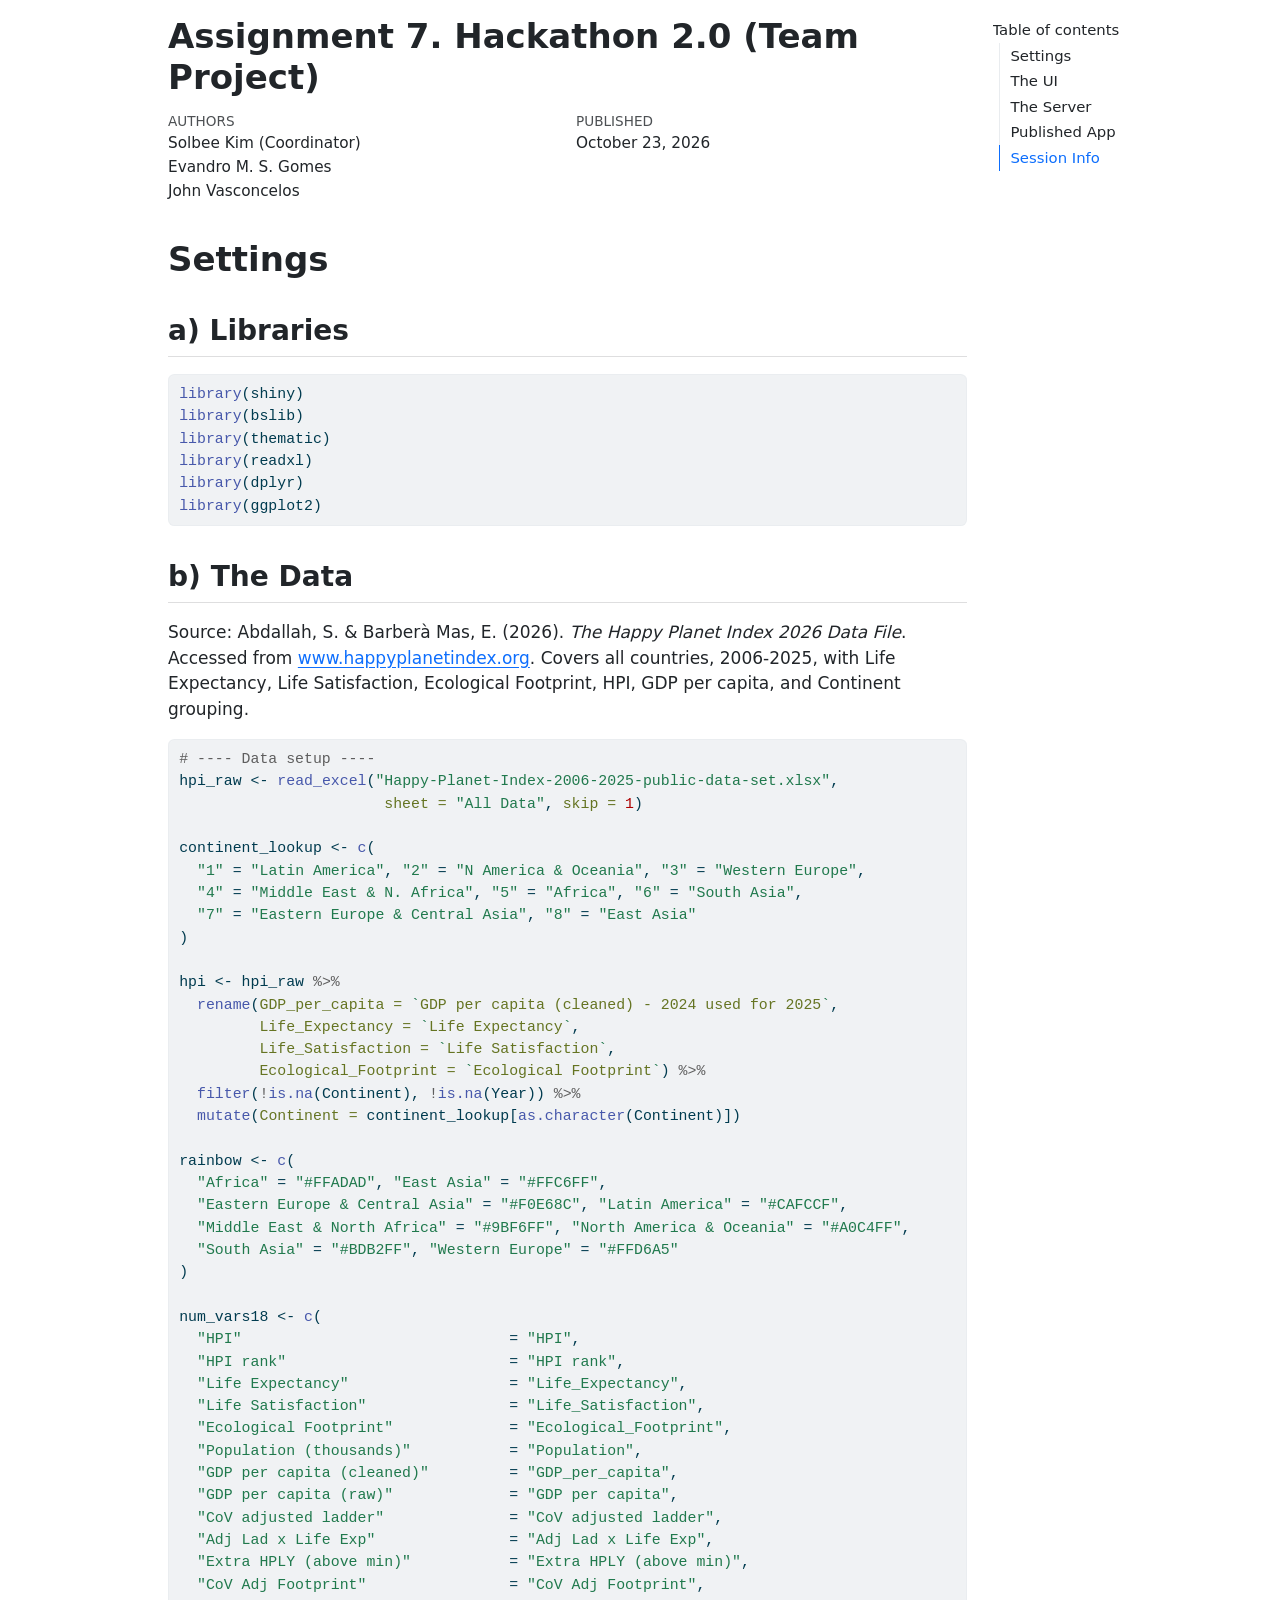
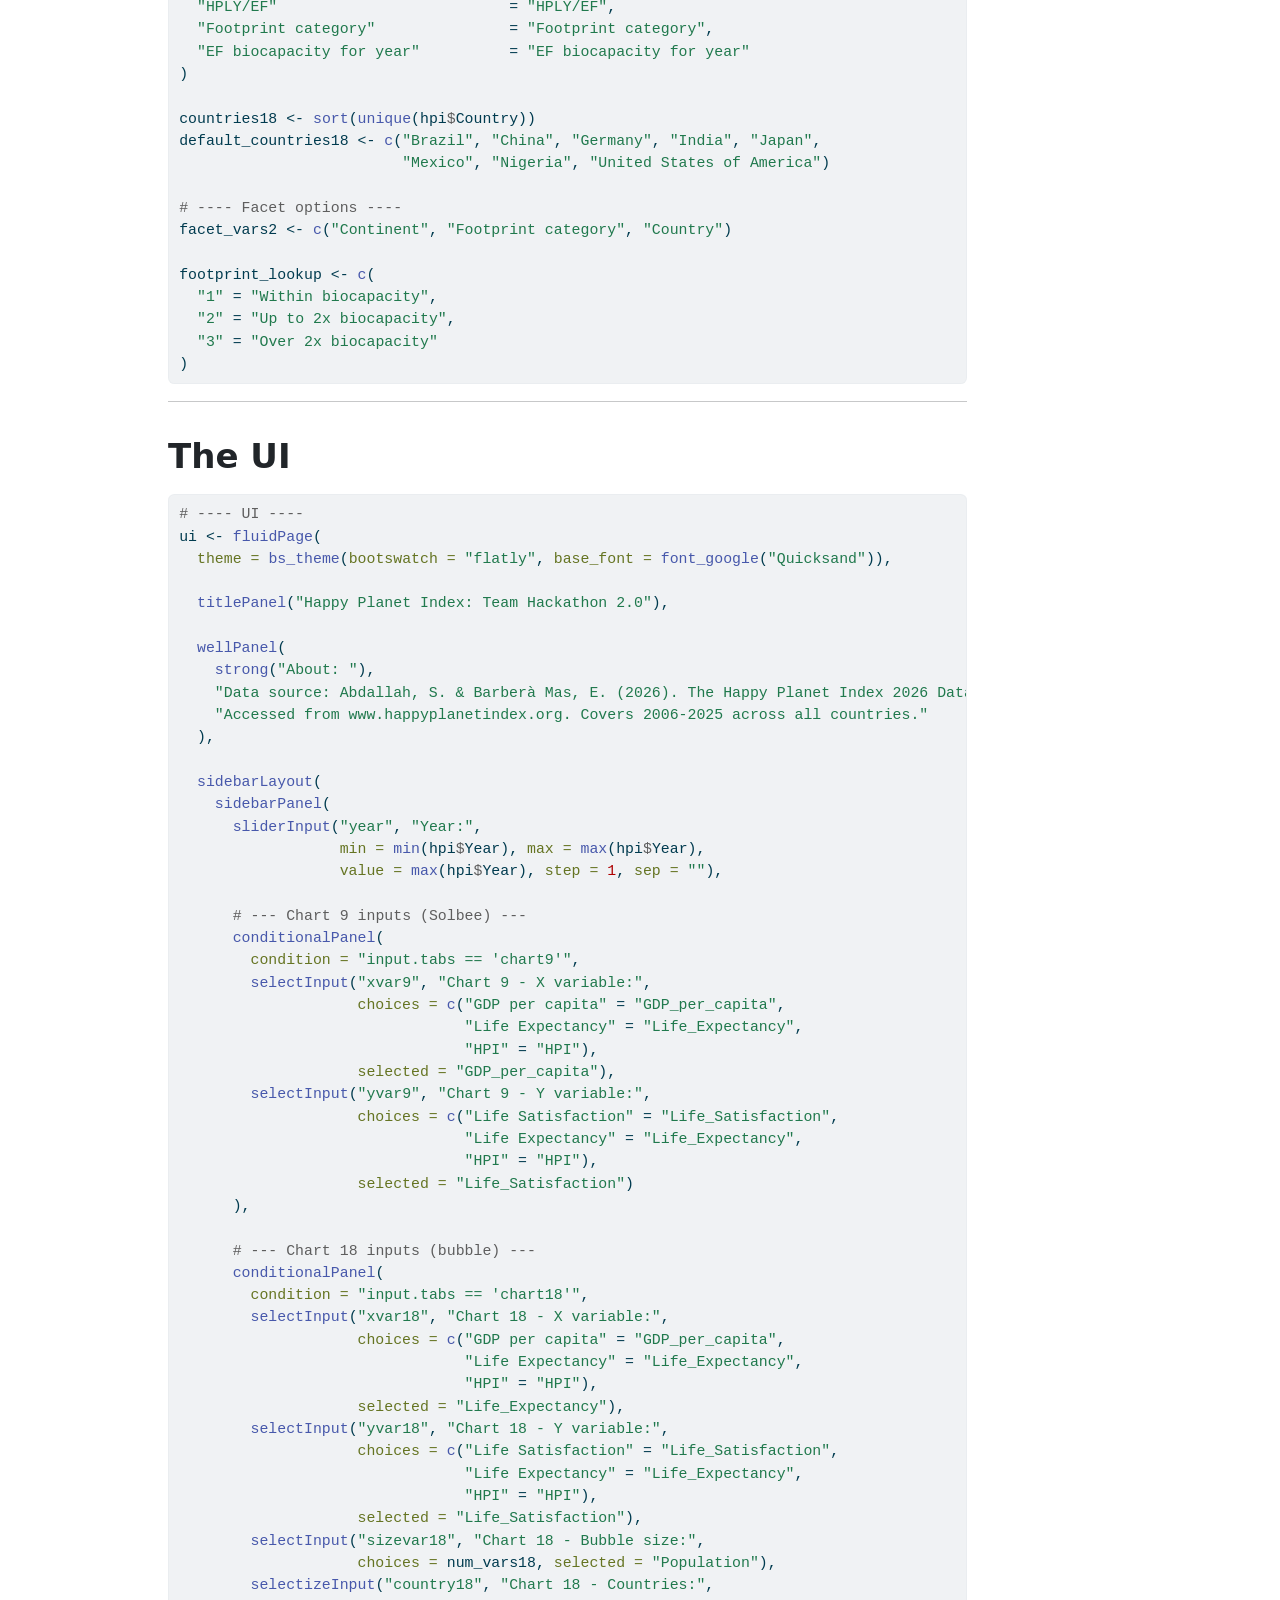
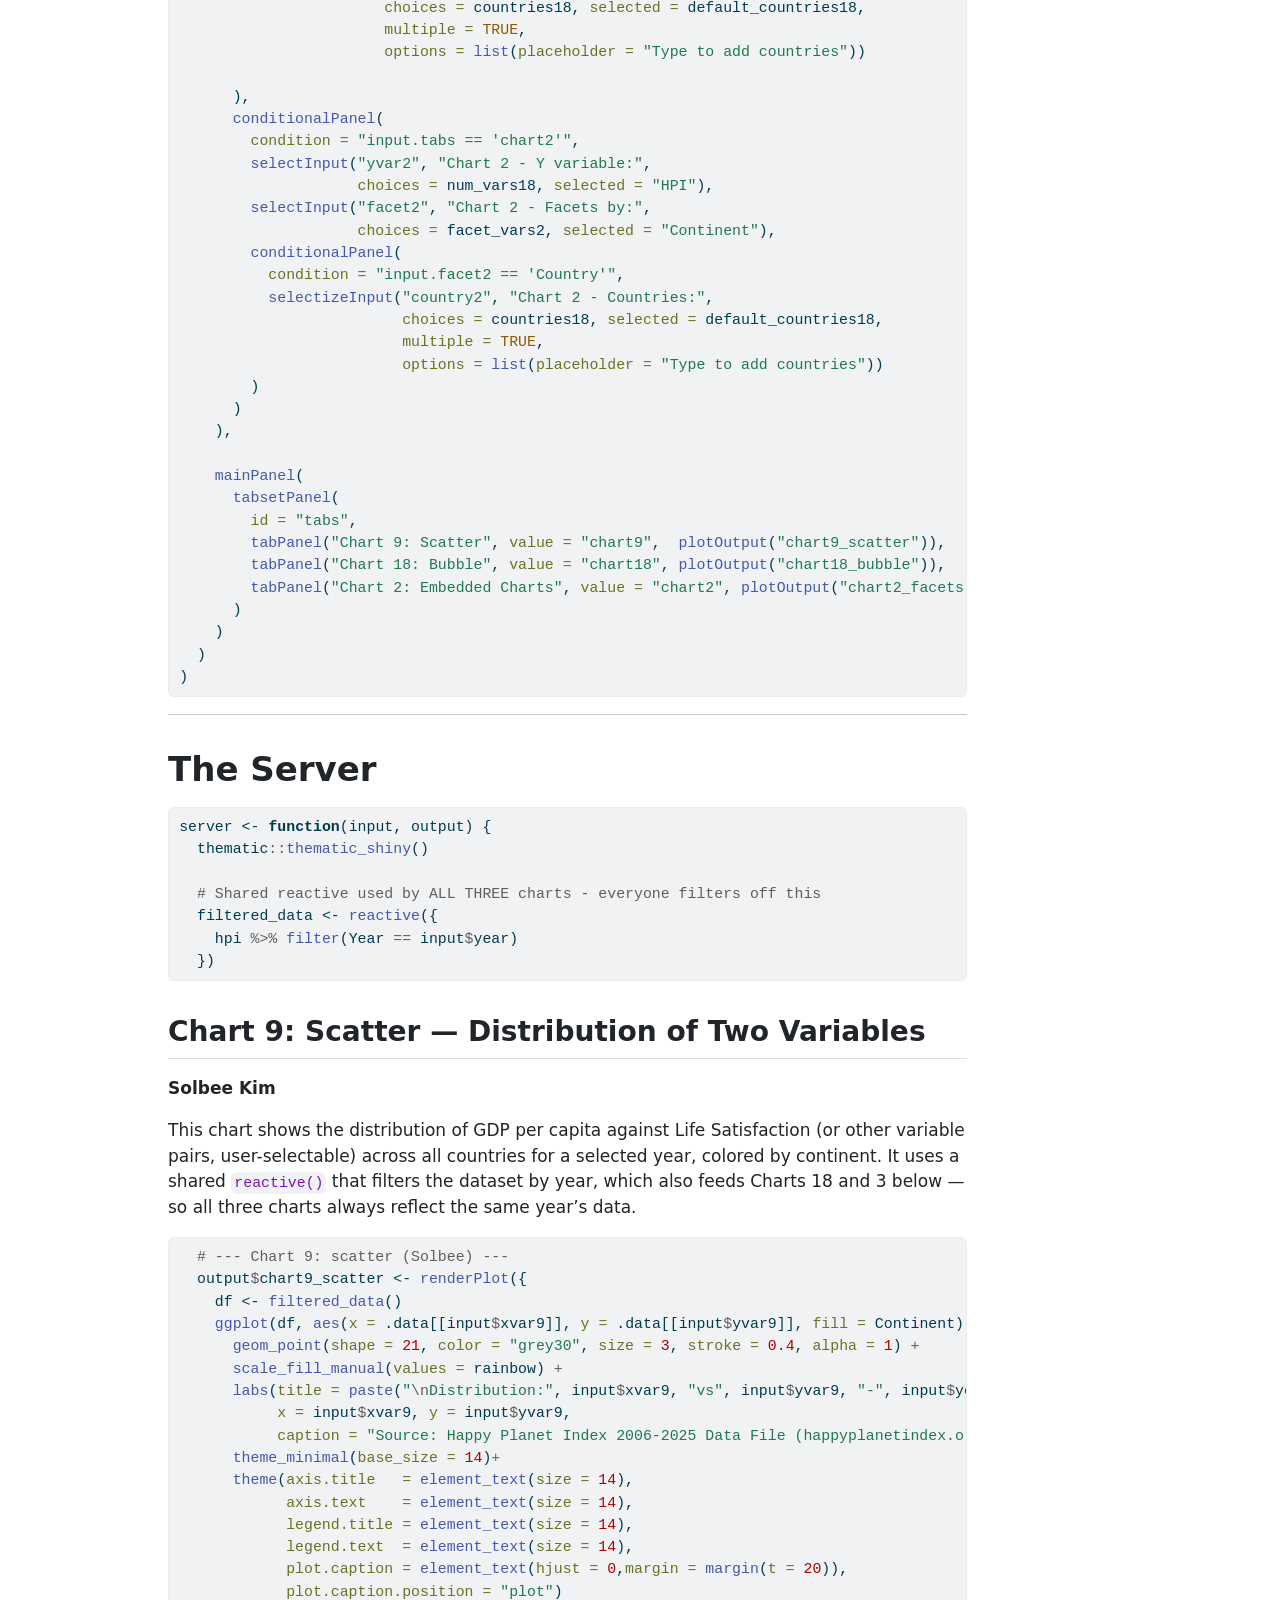
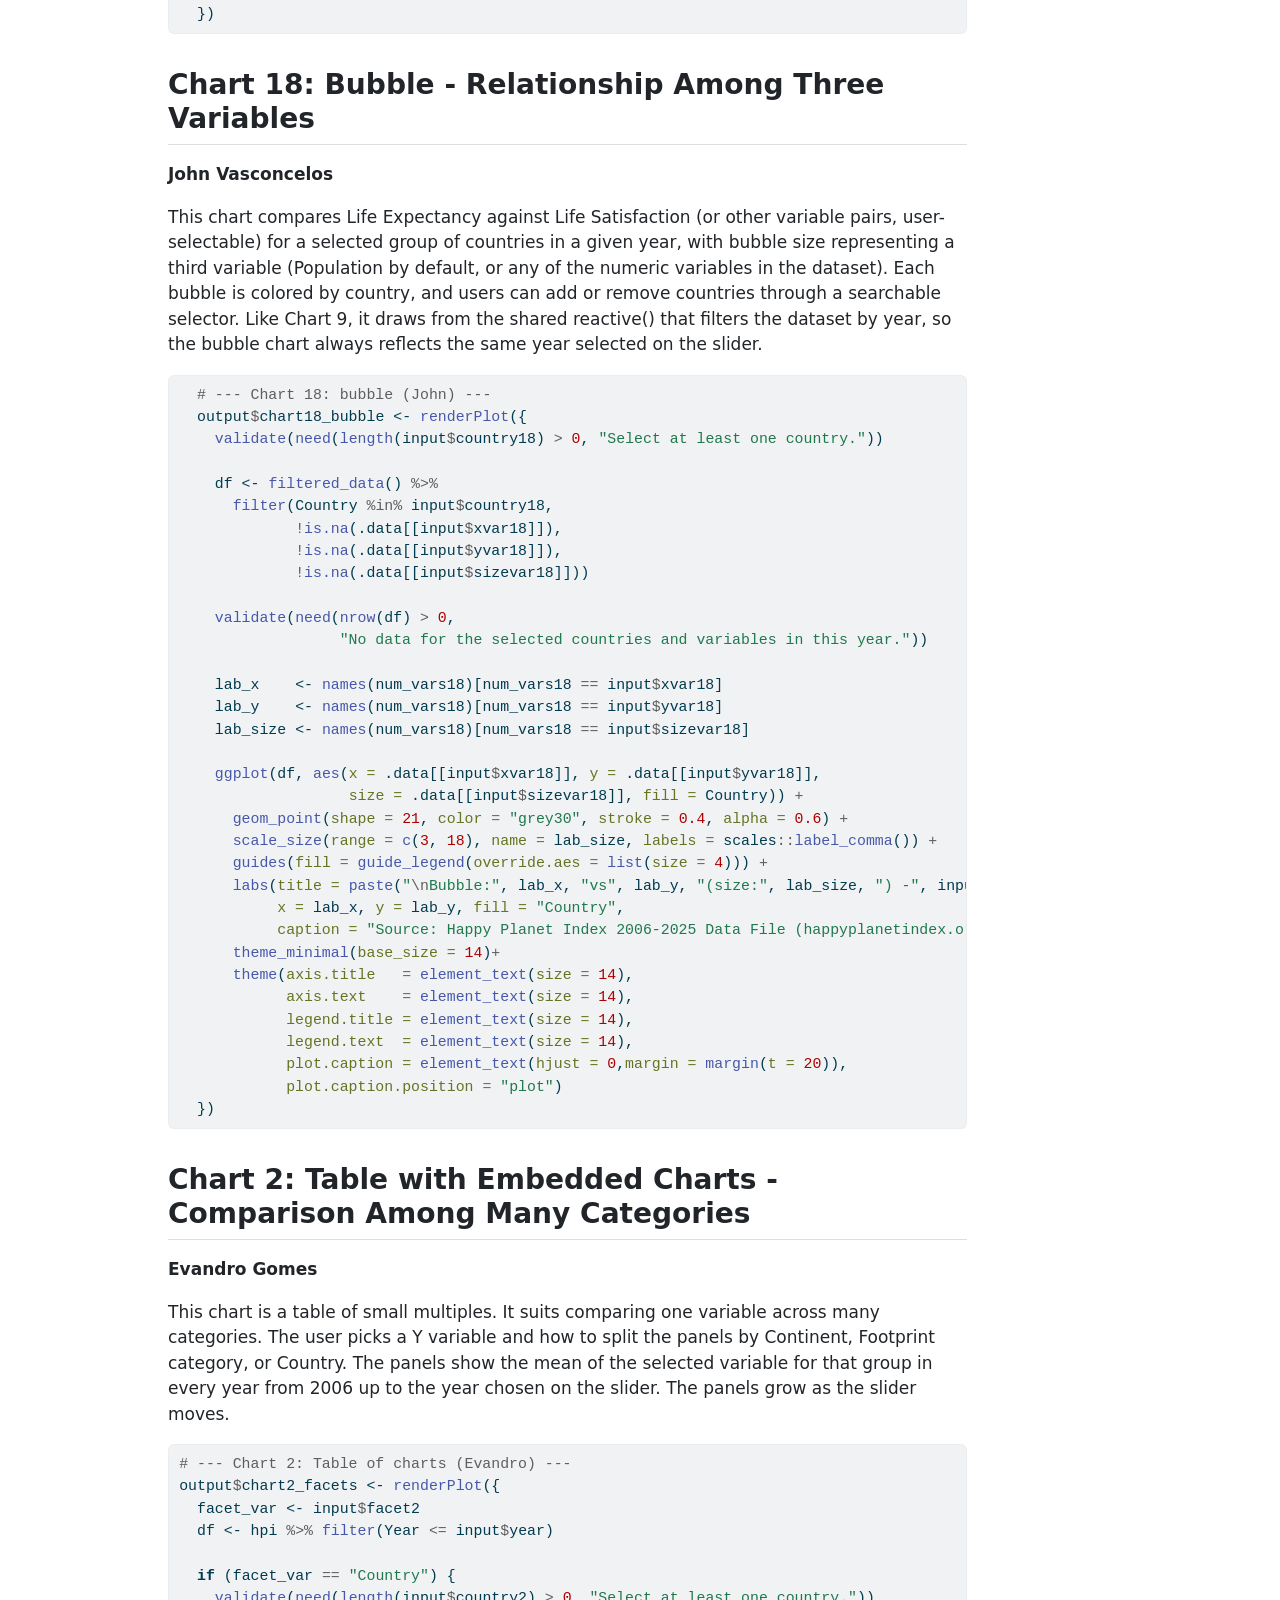
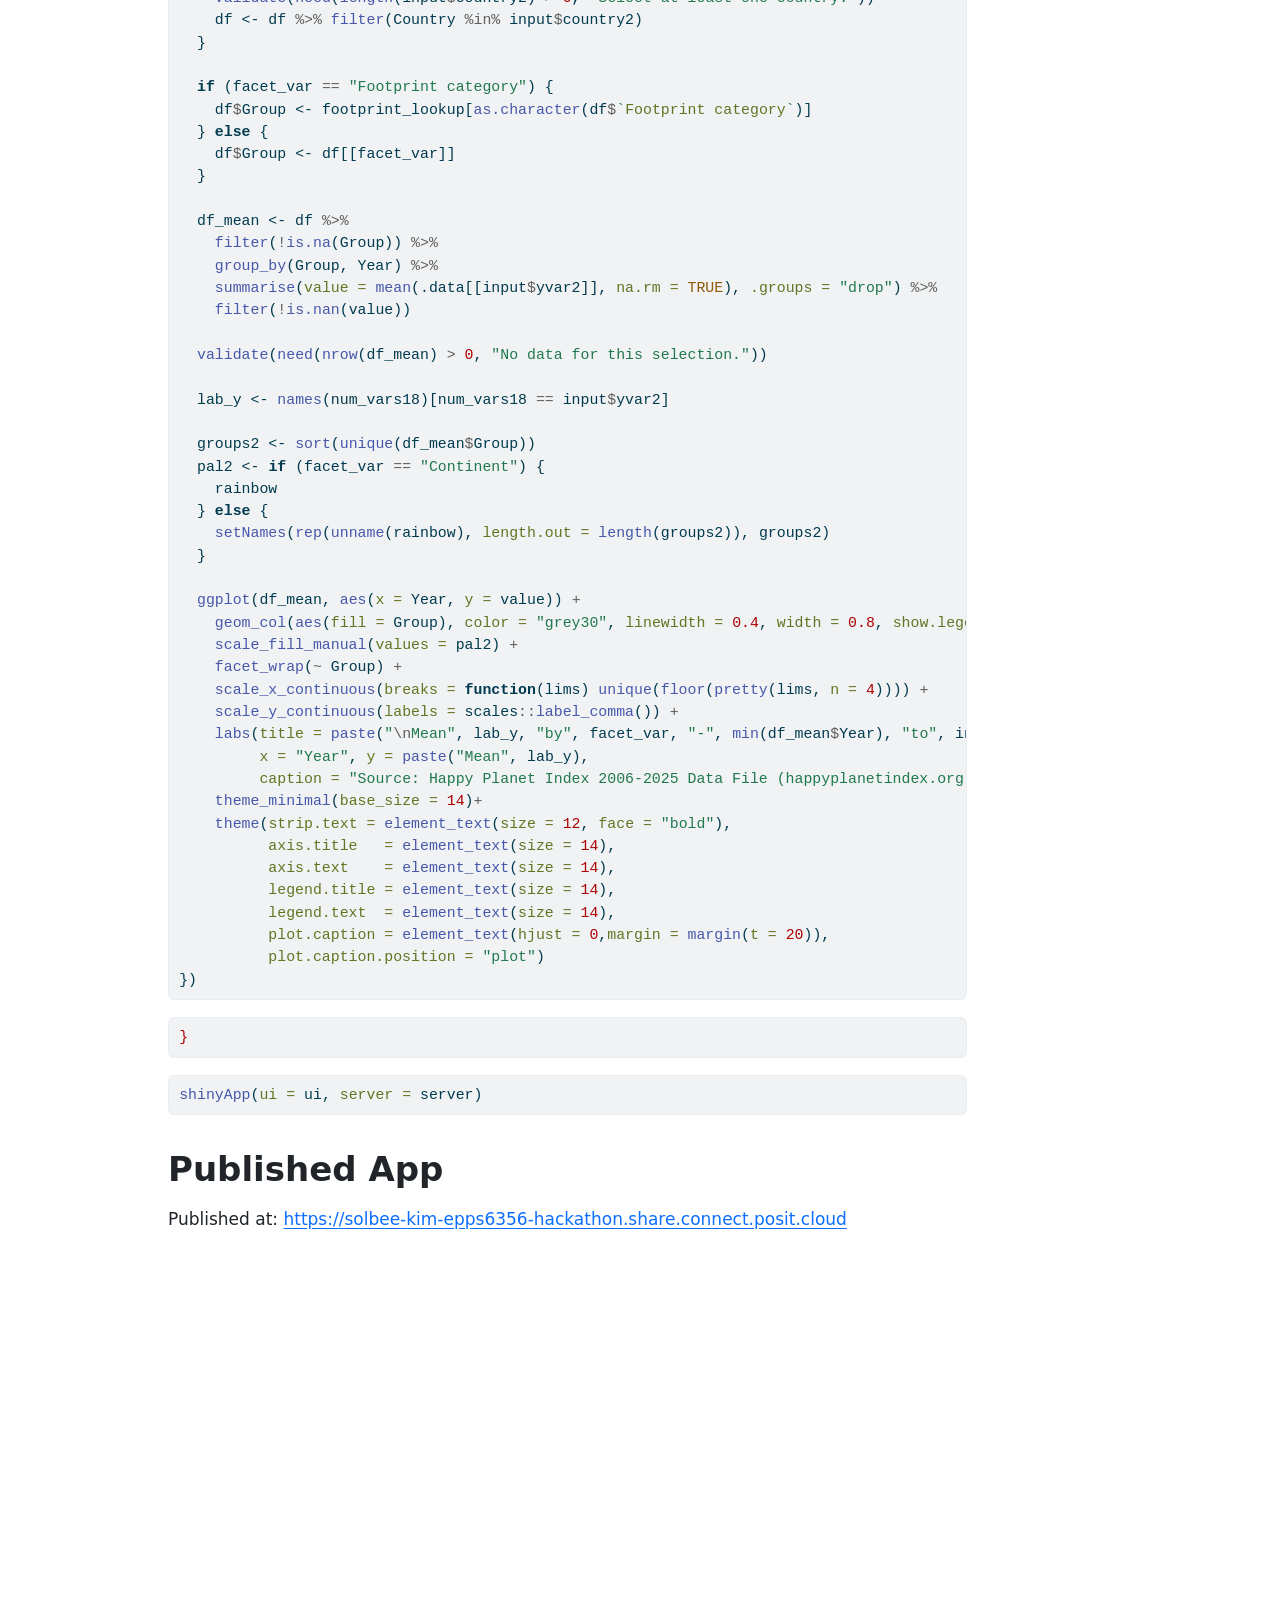
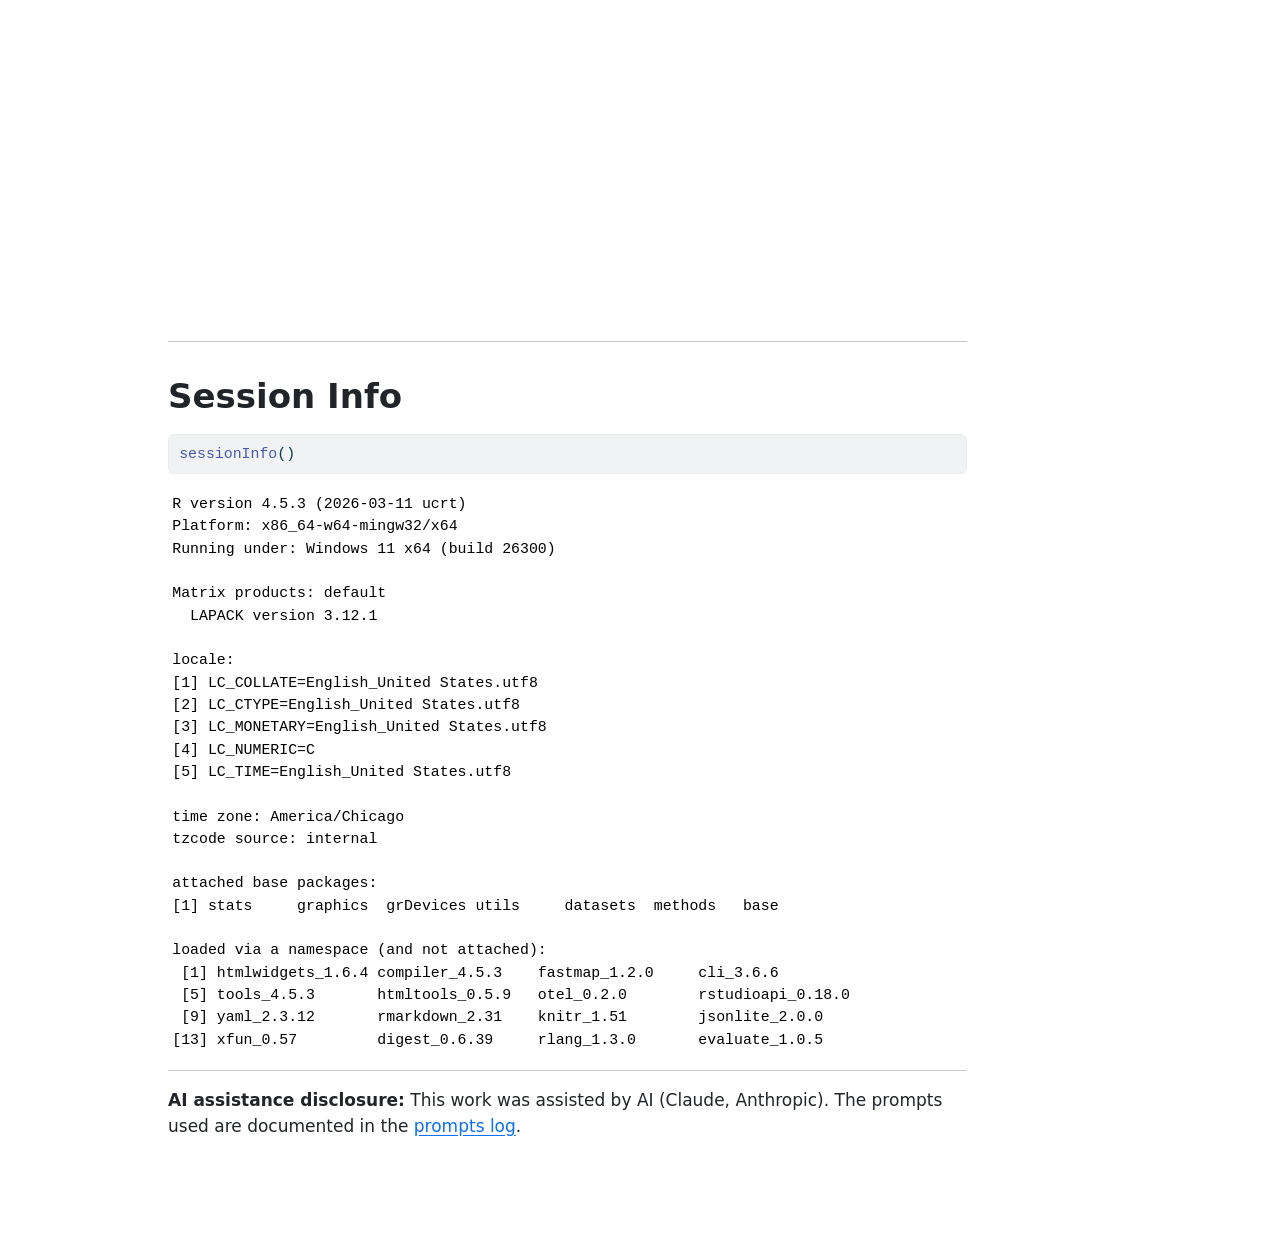
<file: hackathon_2/index.html>
<!DOCTYPE html>
<html xmlns="http://www.w3.org/1999/xhtml" lang="en" xml:lang="en"><head>

<meta charset="utf-8">
<meta name="generator" content="quarto-1.10.18">

<meta name="viewport" content="width=device-width, initial-scale=1.0, user-scalable=yes">

<meta name="author" content="Solbee Kim (Coordinator)">
<meta name="author" content="Evandro M. S. Gomes">
<meta name="author" content="John Vasconcelos">
<meta name="dcterms.date" content="2026-10-23">

<title>Assignment 7. Hackathon 2.0 (Team Project)</title>
<style>
/* Default styles provided by pandoc.
** See https://pandoc.org/MANUAL.html#variables-for-html for config info.
*/
span.smallcaps{font-variant: small-caps;}
div.columns{display: flex; gap: 1.5em;}
div.column{flex: auto;}
@media screen {
div.columns{gap: min(4vw, 1.5em);}
div.column{overflow-x: auto;}
}
div.hanging-indent{margin-left: 1.5em; text-indent: -1.5em;}
ul.task-list{list-style: none;}
ul.task-list li input[type="checkbox"] {
  width: 0.8em;
  margin: 0 0.8em 0.2em -1em; /* quarto-specific, see https://github.com/quarto-dev/quarto-cli/issues/4556 */ 
  vertical-align: middle;
}
/* CSS for syntax highlighting */
html { -webkit-text-size-adjust: 100%; }
pre > code.sourceCode { white-space: pre; position: relative; }
pre > code.sourceCode > span { display: inline-block; line-height: 1.25; }
pre > code.sourceCode > span:empty { height: 1.2em; }
.sourceCode { overflow: visible; }
code.sourceCode > span { color: inherit; text-decoration: inherit; }
div.sourceCode { margin: 1em 0; }
pre.sourceCode { margin: 0; }
@media screen {
div.sourceCode { overflow: auto; }
}
@media print {
pre > code.sourceCode { white-space: pre-wrap; }
pre > code.sourceCode > span { text-indent: -5em; padding-left: 5em; }
}
pre.numberSource code
  { counter-reset: source-line 0; }
pre.numberSource code > span
  { position: relative; left: -4em; counter-increment: source-line; }
pre.numberSource code > span > a:first-child::before
  { content: counter(source-line);
    position: relative; left: -1em; text-align: right; vertical-align: baseline;
    border: none; display: inline-block;
    -webkit-touch-callout: none; -webkit-user-select: none;
    -khtml-user-select: none; -moz-user-select: none;
    -ms-user-select: none; user-select: none;
    padding: 0 4px; width: 4em;
  }
pre.numberSource { margin-left: 3em;  padding-left: 4px; }
div.sourceCode
  {   }
@media screen {
pre > code.sourceCode > span > a:first-child::before { text-decoration: underline; }
}
</style>


<script src="EPPS6356_assign07_files/libs/clipboard/clipboard.min.js"></script>
<script src="EPPS6356_assign07_files/libs/quarto-html/quarto.js" type="module"></script>
<script src="EPPS6356_assign07_files/libs/quarto-html/tabsets/tabsets.js" type="module"></script>
<script src="EPPS6356_assign07_files/libs/quarto-html/popper.min.js"></script>
<script src="EPPS6356_assign07_files/libs/quarto-html/tippy.umd.min.js"></script>
<script src="EPPS6356_assign07_files/libs/quarto-html/anchor.min.js"></script>
<link href="EPPS6356_assign07_files/libs/quarto-html/tippy.css" rel="stylesheet">
<link href="EPPS6356_assign07_files/libs/quarto-html/quarto-syntax-highlighting-64a204ab8560d761af7679ceaba22944.css" rel="stylesheet" id="quarto-text-highlighting-styles">
<script src="EPPS6356_assign07_files/libs/bootstrap/bootstrap.min.js"></script>
<link href="EPPS6356_assign07_files/libs/bootstrap/bootstrap-icons.css" rel="stylesheet">
<link href="EPPS6356_assign07_files/libs/bootstrap/bootstrap-215b371544c282197b31c8aa00ce3677.min.css" rel="stylesheet" append-hash="true" id="quarto-bootstrap" data-mode="light">


</head>

<body class="quarto-light">

<div id="quarto-content" class="page-columns page-rows-contents page-layout-article">
<div id="quarto-margin-sidebar" class="sidebar margin-sidebar">
  <nav id="TOC" role="doc-toc" class="toc-active">
    <h2 id="toc-title">Table of contents</h2>
   
  <ul>
  <li><a href="#settings" id="toc-settings" class="nav-link active" data-scroll-target="#settings">Settings</a>
  <ul class="collapse">
  <li><a href="#a-libraries" id="toc-a-libraries" class="nav-link" data-scroll-target="#a-libraries">a) Libraries</a></li>
  <li><a href="#b-the-data" id="toc-b-the-data" class="nav-link" data-scroll-target="#b-the-data">b) The Data</a></li>
  </ul></li>
  <li><a href="#the-ui" id="toc-the-ui" class="nav-link" data-scroll-target="#the-ui">The UI</a></li>
  <li><a href="#the-server" id="toc-the-server" class="nav-link" data-scroll-target="#the-server">The Server</a>
  <ul class="collapse">
  <li><a href="#chart-9-scatter-distribution-of-two-variables" id="toc-chart-9-scatter-distribution-of-two-variables" class="nav-link" data-scroll-target="#chart-9-scatter-distribution-of-two-variables">Chart 9: Scatter — Distribution of Two Variables</a></li>
  <li><a href="#chart-18-bubble---relationship-among-three-variables" id="toc-chart-18-bubble---relationship-among-three-variables" class="nav-link" data-scroll-target="#chart-18-bubble---relationship-among-three-variables">Chart 18: Bubble - Relationship Among Three Variables</a></li>
  <li><a href="#chart-2-table-with-embedded-charts---comparison-among-many-categories" id="toc-chart-2-table-with-embedded-charts---comparison-among-many-categories" class="nav-link" data-scroll-target="#chart-2-table-with-embedded-charts---comparison-among-many-categories">Chart 2: Table with Embedded Charts - Comparison Among Many Categories</a></li>
  </ul></li>
  <li><a href="#published-app" id="toc-published-app" class="nav-link" data-scroll-target="#published-app">Published App</a></li>
  <li><a href="#session-info" id="toc-session-info" class="nav-link" data-scroll-target="#session-info">Session Info</a></li>
  </ul>
</nav>
</div>
<main class="content" id="quarto-document-content">

<header id="title-block-header" class="quarto-title-block default">
<div class="quarto-title">
<h1 class="title">Assignment 7. Hackathon 2.0 (Team Project)</h1>
</div>



<div class="quarto-title-meta">

    <div>
    <div class="quarto-title-meta-heading">Authors</div>
    <div class="quarto-title-meta-contents">
             <p>Solbee Kim (Coordinator) </p>
             <p>Evandro M. S. Gomes </p>
             <p>John Vasconcelos </p>
          </div>
  </div>
    
    <div>
    <div class="quarto-title-meta-heading">Published</div>
    <div class="quarto-title-meta-contents">
      <p class="date">October 23, 2026</p>
    </div>
  </div>
  
    
  </div>
  


</header>


<section id="settings" class="level1">
<h1>Settings</h1>
<section id="a-libraries" class="level2">
<h2 class="anchored" data-anchor-id="a-libraries">a) Libraries</h2>
<div class="cell">
<div class="code-copy-outer-scaffold"><div class="sourceCode cell-code" id="cb1"><pre class="sourceCode r code-with-copy"><code class="sourceCode r"><span id="cb1-1"><a href="#cb1-1" aria-hidden="true" tabindex="-1"></a><span class="fu">library</span>(shiny)</span>
<span id="cb1-2"><a href="#cb1-2" aria-hidden="true" tabindex="-1"></a><span class="fu">library</span>(bslib)</span>
<span id="cb1-3"><a href="#cb1-3" aria-hidden="true" tabindex="-1"></a><span class="fu">library</span>(thematic)</span>
<span id="cb1-4"><a href="#cb1-4" aria-hidden="true" tabindex="-1"></a><span class="fu">library</span>(readxl)</span>
<span id="cb1-5"><a href="#cb1-5" aria-hidden="true" tabindex="-1"></a><span class="fu">library</span>(dplyr)</span>
<span id="cb1-6"><a href="#cb1-6" aria-hidden="true" tabindex="-1"></a><span class="fu">library</span>(ggplot2)</span></code></pre></div><button title="Copy to Clipboard" class="code-copy-button"><i class="bi"></i></button></div>
</div>
</section>
<section id="b-the-data" class="level2">
<h2 class="anchored" data-anchor-id="b-the-data">b) The Data</h2>
<p>Source: Abdallah, S. &amp; Barberà Mas, E. (2026). <em>The Happy Planet Index 2026 Data File</em>. Accessed from <a href="https://happyplanetindex.org">www.happyplanetindex.org</a>. Covers all countries, 2006-2025, with Life Expectancy, Life Satisfaction, Ecological Footprint, HPI, GDP per capita, and Continent grouping.</p>
<div class="cell">
<div class="code-copy-outer-scaffold"><div class="sourceCode cell-code" id="cb2"><pre class="sourceCode r code-with-copy"><code class="sourceCode r"><span id="cb2-1"><a href="#cb2-1" aria-hidden="true" tabindex="-1"></a><span class="co"># ---- Data setup ----</span></span>
<span id="cb2-2"><a href="#cb2-2" aria-hidden="true" tabindex="-1"></a>hpi_raw <span class="ot">&lt;-</span> <span class="fu">read_excel</span>(<span class="st">"Happy-Planet-Index-2006-2025-public-data-set.xlsx"</span>,</span>
<span id="cb2-3"><a href="#cb2-3" aria-hidden="true" tabindex="-1"></a>                       <span class="at">sheet =</span> <span class="st">"All Data"</span>, <span class="at">skip =</span> <span class="dv">1</span>)</span>
<span id="cb2-4"><a href="#cb2-4" aria-hidden="true" tabindex="-1"></a></span>
<span id="cb2-5"><a href="#cb2-5" aria-hidden="true" tabindex="-1"></a>continent_lookup <span class="ot">&lt;-</span> <span class="fu">c</span>(</span>
<span id="cb2-6"><a href="#cb2-6" aria-hidden="true" tabindex="-1"></a>  <span class="st">"1"</span> <span class="ot">=</span> <span class="st">"Latin America"</span>, <span class="st">"2"</span> <span class="ot">=</span> <span class="st">"N America &amp; Oceania"</span>, <span class="st">"3"</span> <span class="ot">=</span> <span class="st">"Western Europe"</span>,</span>
<span id="cb2-7"><a href="#cb2-7" aria-hidden="true" tabindex="-1"></a>  <span class="st">"4"</span> <span class="ot">=</span> <span class="st">"Middle East &amp; N. Africa"</span>, <span class="st">"5"</span> <span class="ot">=</span> <span class="st">"Africa"</span>, <span class="st">"6"</span> <span class="ot">=</span> <span class="st">"South Asia"</span>,</span>
<span id="cb2-8"><a href="#cb2-8" aria-hidden="true" tabindex="-1"></a>  <span class="st">"7"</span> <span class="ot">=</span> <span class="st">"Eastern Europe &amp; Central Asia"</span>, <span class="st">"8"</span> <span class="ot">=</span> <span class="st">"East Asia"</span></span>
<span id="cb2-9"><a href="#cb2-9" aria-hidden="true" tabindex="-1"></a>)</span>
<span id="cb2-10"><a href="#cb2-10" aria-hidden="true" tabindex="-1"></a></span>
<span id="cb2-11"><a href="#cb2-11" aria-hidden="true" tabindex="-1"></a>hpi <span class="ot">&lt;-</span> hpi_raw <span class="sc">%&gt;%</span></span>
<span id="cb2-12"><a href="#cb2-12" aria-hidden="true" tabindex="-1"></a>  <span class="fu">rename</span>(<span class="at">GDP_per_capita =</span> <span class="st">`</span><span class="at">GDP per capita (cleaned) - 2024 used for 2025</span><span class="st">`</span>,</span>
<span id="cb2-13"><a href="#cb2-13" aria-hidden="true" tabindex="-1"></a>         <span class="at">Life_Expectancy =</span> <span class="st">`</span><span class="at">Life Expectancy</span><span class="st">`</span>,</span>
<span id="cb2-14"><a href="#cb2-14" aria-hidden="true" tabindex="-1"></a>         <span class="at">Life_Satisfaction =</span> <span class="st">`</span><span class="at">Life Satisfaction</span><span class="st">`</span>,</span>
<span id="cb2-15"><a href="#cb2-15" aria-hidden="true" tabindex="-1"></a>         <span class="at">Ecological_Footprint =</span> <span class="st">`</span><span class="at">Ecological Footprint</span><span class="st">`</span>) <span class="sc">%&gt;%</span></span>
<span id="cb2-16"><a href="#cb2-16" aria-hidden="true" tabindex="-1"></a>  <span class="fu">filter</span>(<span class="sc">!</span><span class="fu">is.na</span>(Continent), <span class="sc">!</span><span class="fu">is.na</span>(Year)) <span class="sc">%&gt;%</span></span>
<span id="cb2-17"><a href="#cb2-17" aria-hidden="true" tabindex="-1"></a>  <span class="fu">mutate</span>(<span class="at">Continent =</span> continent_lookup[<span class="fu">as.character</span>(Continent)])</span>
<span id="cb2-18"><a href="#cb2-18" aria-hidden="true" tabindex="-1"></a></span>
<span id="cb2-19"><a href="#cb2-19" aria-hidden="true" tabindex="-1"></a>rainbow <span class="ot">&lt;-</span> <span class="fu">c</span>(</span>
<span id="cb2-20"><a href="#cb2-20" aria-hidden="true" tabindex="-1"></a>  <span class="st">"Africa"</span> <span class="ot">=</span> <span class="st">"#FFADAD"</span>, <span class="st">"East Asia"</span> <span class="ot">=</span> <span class="st">"#FFC6FF"</span>,</span>
<span id="cb2-21"><a href="#cb2-21" aria-hidden="true" tabindex="-1"></a>  <span class="st">"Eastern Europe &amp; Central Asia"</span> <span class="ot">=</span> <span class="st">"#F0E68C"</span>, <span class="st">"Latin America"</span> <span class="ot">=</span> <span class="st">"#CAFCCF"</span>,</span>
<span id="cb2-22"><a href="#cb2-22" aria-hidden="true" tabindex="-1"></a>  <span class="st">"Middle East &amp; North Africa"</span> <span class="ot">=</span> <span class="st">"#9BF6FF"</span>, <span class="st">"North America &amp; Oceania"</span> <span class="ot">=</span> <span class="st">"#A0C4FF"</span>,</span>
<span id="cb2-23"><a href="#cb2-23" aria-hidden="true" tabindex="-1"></a>  <span class="st">"South Asia"</span> <span class="ot">=</span> <span class="st">"#BDB2FF"</span>, <span class="st">"Western Europe"</span> <span class="ot">=</span> <span class="st">"#FFD6A5"</span></span>
<span id="cb2-24"><a href="#cb2-24" aria-hidden="true" tabindex="-1"></a>)</span>
<span id="cb2-25"><a href="#cb2-25" aria-hidden="true" tabindex="-1"></a></span>
<span id="cb2-26"><a href="#cb2-26" aria-hidden="true" tabindex="-1"></a>num_vars18 <span class="ot">&lt;-</span> <span class="fu">c</span>(</span>
<span id="cb2-27"><a href="#cb2-27" aria-hidden="true" tabindex="-1"></a>  <span class="st">"HPI"</span>                              <span class="ot">=</span> <span class="st">"HPI"</span>,</span>
<span id="cb2-28"><a href="#cb2-28" aria-hidden="true" tabindex="-1"></a>  <span class="st">"HPI rank"</span>                         <span class="ot">=</span> <span class="st">"HPI rank"</span>,</span>
<span id="cb2-29"><a href="#cb2-29" aria-hidden="true" tabindex="-1"></a>  <span class="st">"Life Expectancy"</span>                  <span class="ot">=</span> <span class="st">"Life_Expectancy"</span>,</span>
<span id="cb2-30"><a href="#cb2-30" aria-hidden="true" tabindex="-1"></a>  <span class="st">"Life Satisfaction"</span>                <span class="ot">=</span> <span class="st">"Life_Satisfaction"</span>,</span>
<span id="cb2-31"><a href="#cb2-31" aria-hidden="true" tabindex="-1"></a>  <span class="st">"Ecological Footprint"</span>             <span class="ot">=</span> <span class="st">"Ecological_Footprint"</span>,</span>
<span id="cb2-32"><a href="#cb2-32" aria-hidden="true" tabindex="-1"></a>  <span class="st">"Population (thousands)"</span>           <span class="ot">=</span> <span class="st">"Population"</span>,</span>
<span id="cb2-33"><a href="#cb2-33" aria-hidden="true" tabindex="-1"></a>  <span class="st">"GDP per capita (cleaned)"</span>         <span class="ot">=</span> <span class="st">"GDP_per_capita"</span>,</span>
<span id="cb2-34"><a href="#cb2-34" aria-hidden="true" tabindex="-1"></a>  <span class="st">"GDP per capita (raw)"</span>             <span class="ot">=</span> <span class="st">"GDP per capita"</span>,</span>
<span id="cb2-35"><a href="#cb2-35" aria-hidden="true" tabindex="-1"></a>  <span class="st">"CoV adjusted ladder"</span>              <span class="ot">=</span> <span class="st">"CoV adjusted ladder"</span>,</span>
<span id="cb2-36"><a href="#cb2-36" aria-hidden="true" tabindex="-1"></a>  <span class="st">"Adj Lad x Life Exp"</span>               <span class="ot">=</span> <span class="st">"Adj Lad x Life Exp"</span>,</span>
<span id="cb2-37"><a href="#cb2-37" aria-hidden="true" tabindex="-1"></a>  <span class="st">"Extra HPLY (above min)"</span>           <span class="ot">=</span> <span class="st">"Extra HPLY (above min)"</span>,</span>
<span id="cb2-38"><a href="#cb2-38" aria-hidden="true" tabindex="-1"></a>  <span class="st">"CoV Adj Footprint"</span>                <span class="ot">=</span> <span class="st">"CoV Adj Footprint"</span>,</span>
<span id="cb2-39"><a href="#cb2-39" aria-hidden="true" tabindex="-1"></a>  <span class="st">"HPLY/EF"</span>                          <span class="ot">=</span> <span class="st">"HPLY/EF"</span>,</span>
<span id="cb2-40"><a href="#cb2-40" aria-hidden="true" tabindex="-1"></a>  <span class="st">"Footprint category"</span>               <span class="ot">=</span> <span class="st">"Footprint category"</span>,</span>
<span id="cb2-41"><a href="#cb2-41" aria-hidden="true" tabindex="-1"></a>  <span class="st">"EF biocapacity for year"</span>          <span class="ot">=</span> <span class="st">"EF biocapacity for year"</span></span>
<span id="cb2-42"><a href="#cb2-42" aria-hidden="true" tabindex="-1"></a>)</span>
<span id="cb2-43"><a href="#cb2-43" aria-hidden="true" tabindex="-1"></a></span>
<span id="cb2-44"><a href="#cb2-44" aria-hidden="true" tabindex="-1"></a>countries18 <span class="ot">&lt;-</span> <span class="fu">sort</span>(<span class="fu">unique</span>(hpi<span class="sc">$</span>Country))</span>
<span id="cb2-45"><a href="#cb2-45" aria-hidden="true" tabindex="-1"></a>default_countries18 <span class="ot">&lt;-</span> <span class="fu">c</span>(<span class="st">"Brazil"</span>, <span class="st">"China"</span>, <span class="st">"Germany"</span>, <span class="st">"India"</span>, <span class="st">"Japan"</span>,</span>
<span id="cb2-46"><a href="#cb2-46" aria-hidden="true" tabindex="-1"></a>                         <span class="st">"Mexico"</span>, <span class="st">"Nigeria"</span>, <span class="st">"United States of America"</span>)</span>
<span id="cb2-47"><a href="#cb2-47" aria-hidden="true" tabindex="-1"></a></span>
<span id="cb2-48"><a href="#cb2-48" aria-hidden="true" tabindex="-1"></a><span class="co"># ---- Facet options ----</span></span>
<span id="cb2-49"><a href="#cb2-49" aria-hidden="true" tabindex="-1"></a>facet_vars2 <span class="ot">&lt;-</span> <span class="fu">c</span>(<span class="st">"Continent"</span>, <span class="st">"Footprint category"</span>, <span class="st">"Country"</span>)</span>
<span id="cb2-50"><a href="#cb2-50" aria-hidden="true" tabindex="-1"></a></span>
<span id="cb2-51"><a href="#cb2-51" aria-hidden="true" tabindex="-1"></a>footprint_lookup <span class="ot">&lt;-</span> <span class="fu">c</span>(</span>
<span id="cb2-52"><a href="#cb2-52" aria-hidden="true" tabindex="-1"></a>  <span class="st">"1"</span> <span class="ot">=</span> <span class="st">"Within biocapacity"</span>,</span>
<span id="cb2-53"><a href="#cb2-53" aria-hidden="true" tabindex="-1"></a>  <span class="st">"2"</span> <span class="ot">=</span> <span class="st">"Up to 2x biocapacity"</span>,</span>
<span id="cb2-54"><a href="#cb2-54" aria-hidden="true" tabindex="-1"></a>  <span class="st">"3"</span> <span class="ot">=</span> <span class="st">"Over 2x biocapacity"</span></span>
<span id="cb2-55"><a href="#cb2-55" aria-hidden="true" tabindex="-1"></a>)</span></code></pre></div><button title="Copy to Clipboard" class="code-copy-button"><i class="bi"></i></button></div>
</div>
<hr>
</section>
</section>
<section id="the-ui" class="level1">
<h1>The UI</h1>
<div class="cell">
<div class="code-copy-outer-scaffold"><div class="sourceCode cell-code" id="cb3"><pre class="sourceCode r code-with-copy"><code class="sourceCode r"><span id="cb3-1"><a href="#cb3-1" aria-hidden="true" tabindex="-1"></a><span class="co"># ---- UI ----</span></span>
<span id="cb3-2"><a href="#cb3-2" aria-hidden="true" tabindex="-1"></a>ui <span class="ot">&lt;-</span> <span class="fu">fluidPage</span>(</span>
<span id="cb3-3"><a href="#cb3-3" aria-hidden="true" tabindex="-1"></a>  <span class="at">theme =</span> <span class="fu">bs_theme</span>(<span class="at">bootswatch =</span> <span class="st">"flatly"</span>, <span class="at">base_font =</span> <span class="fu">font_google</span>(<span class="st">"Quicksand"</span>)),</span>
<span id="cb3-4"><a href="#cb3-4" aria-hidden="true" tabindex="-1"></a>  </span>
<span id="cb3-5"><a href="#cb3-5" aria-hidden="true" tabindex="-1"></a>  <span class="fu">titlePanel</span>(<span class="st">"Happy Planet Index: Team Hackathon 2.0"</span>),</span>
<span id="cb3-6"><a href="#cb3-6" aria-hidden="true" tabindex="-1"></a>  </span>
<span id="cb3-7"><a href="#cb3-7" aria-hidden="true" tabindex="-1"></a>  <span class="fu">wellPanel</span>(</span>
<span id="cb3-8"><a href="#cb3-8" aria-hidden="true" tabindex="-1"></a>    <span class="fu">strong</span>(<span class="st">"About: "</span>),</span>
<span id="cb3-9"><a href="#cb3-9" aria-hidden="true" tabindex="-1"></a>    <span class="st">"Data source: Abdallah, S. &amp; Barberà Mas, E. (2026). The Happy Planet Index 2026 Data File. "</span>,</span>
<span id="cb3-10"><a href="#cb3-10" aria-hidden="true" tabindex="-1"></a>    <span class="st">"Accessed from www.happyplanetindex.org. Covers 2006-2025 across all countries."</span></span>
<span id="cb3-11"><a href="#cb3-11" aria-hidden="true" tabindex="-1"></a>  ),</span>
<span id="cb3-12"><a href="#cb3-12" aria-hidden="true" tabindex="-1"></a>  </span>
<span id="cb3-13"><a href="#cb3-13" aria-hidden="true" tabindex="-1"></a>  <span class="fu">sidebarLayout</span>(</span>
<span id="cb3-14"><a href="#cb3-14" aria-hidden="true" tabindex="-1"></a>    <span class="fu">sidebarPanel</span>(</span>
<span id="cb3-15"><a href="#cb3-15" aria-hidden="true" tabindex="-1"></a>      <span class="fu">sliderInput</span>(<span class="st">"year"</span>, <span class="st">"Year:"</span>,</span>
<span id="cb3-16"><a href="#cb3-16" aria-hidden="true" tabindex="-1"></a>                  <span class="at">min =</span> <span class="fu">min</span>(hpi<span class="sc">$</span>Year), <span class="at">max =</span> <span class="fu">max</span>(hpi<span class="sc">$</span>Year),</span>
<span id="cb3-17"><a href="#cb3-17" aria-hidden="true" tabindex="-1"></a>                  <span class="at">value =</span> <span class="fu">max</span>(hpi<span class="sc">$</span>Year), <span class="at">step =</span> <span class="dv">1</span>, <span class="at">sep =</span> <span class="st">""</span>),</span>
<span id="cb3-18"><a href="#cb3-18" aria-hidden="true" tabindex="-1"></a>      </span>
<span id="cb3-19"><a href="#cb3-19" aria-hidden="true" tabindex="-1"></a>      <span class="co"># --- Chart 9 inputs (Solbee) ---</span></span>
<span id="cb3-20"><a href="#cb3-20" aria-hidden="true" tabindex="-1"></a>      <span class="fu">conditionalPanel</span>(</span>
<span id="cb3-21"><a href="#cb3-21" aria-hidden="true" tabindex="-1"></a>        <span class="at">condition =</span> <span class="st">"input.tabs == 'chart9'"</span>,</span>
<span id="cb3-22"><a href="#cb3-22" aria-hidden="true" tabindex="-1"></a>        <span class="fu">selectInput</span>(<span class="st">"xvar9"</span>, <span class="st">"Chart 9 - X variable:"</span>,</span>
<span id="cb3-23"><a href="#cb3-23" aria-hidden="true" tabindex="-1"></a>                    <span class="at">choices =</span> <span class="fu">c</span>(<span class="st">"GDP per capita"</span> <span class="ot">=</span> <span class="st">"GDP_per_capita"</span>,</span>
<span id="cb3-24"><a href="#cb3-24" aria-hidden="true" tabindex="-1"></a>                                <span class="st">"Life Expectancy"</span> <span class="ot">=</span> <span class="st">"Life_Expectancy"</span>,</span>
<span id="cb3-25"><a href="#cb3-25" aria-hidden="true" tabindex="-1"></a>                                <span class="st">"HPI"</span> <span class="ot">=</span> <span class="st">"HPI"</span>),</span>
<span id="cb3-26"><a href="#cb3-26" aria-hidden="true" tabindex="-1"></a>                    <span class="at">selected =</span> <span class="st">"GDP_per_capita"</span>),</span>
<span id="cb3-27"><a href="#cb3-27" aria-hidden="true" tabindex="-1"></a>        <span class="fu">selectInput</span>(<span class="st">"yvar9"</span>, <span class="st">"Chart 9 - Y variable:"</span>,</span>
<span id="cb3-28"><a href="#cb3-28" aria-hidden="true" tabindex="-1"></a>                    <span class="at">choices =</span> <span class="fu">c</span>(<span class="st">"Life Satisfaction"</span> <span class="ot">=</span> <span class="st">"Life_Satisfaction"</span>,</span>
<span id="cb3-29"><a href="#cb3-29" aria-hidden="true" tabindex="-1"></a>                                <span class="st">"Life Expectancy"</span> <span class="ot">=</span> <span class="st">"Life_Expectancy"</span>,</span>
<span id="cb3-30"><a href="#cb3-30" aria-hidden="true" tabindex="-1"></a>                                <span class="st">"HPI"</span> <span class="ot">=</span> <span class="st">"HPI"</span>),</span>
<span id="cb3-31"><a href="#cb3-31" aria-hidden="true" tabindex="-1"></a>                    <span class="at">selected =</span> <span class="st">"Life_Satisfaction"</span>)</span>
<span id="cb3-32"><a href="#cb3-32" aria-hidden="true" tabindex="-1"></a>      ),</span>
<span id="cb3-33"><a href="#cb3-33" aria-hidden="true" tabindex="-1"></a>      </span>
<span id="cb3-34"><a href="#cb3-34" aria-hidden="true" tabindex="-1"></a>      <span class="co"># --- Chart 18 inputs (bubble) ---</span></span>
<span id="cb3-35"><a href="#cb3-35" aria-hidden="true" tabindex="-1"></a>      <span class="fu">conditionalPanel</span>(</span>
<span id="cb3-36"><a href="#cb3-36" aria-hidden="true" tabindex="-1"></a>        <span class="at">condition =</span> <span class="st">"input.tabs == 'chart18'"</span>,</span>
<span id="cb3-37"><a href="#cb3-37" aria-hidden="true" tabindex="-1"></a>        <span class="fu">selectInput</span>(<span class="st">"xvar18"</span>, <span class="st">"Chart 18 - X variable:"</span>,</span>
<span id="cb3-38"><a href="#cb3-38" aria-hidden="true" tabindex="-1"></a>                    <span class="at">choices =</span> <span class="fu">c</span>(<span class="st">"GDP per capita"</span> <span class="ot">=</span> <span class="st">"GDP_per_capita"</span>,</span>
<span id="cb3-39"><a href="#cb3-39" aria-hidden="true" tabindex="-1"></a>                                <span class="st">"Life Expectancy"</span> <span class="ot">=</span> <span class="st">"Life_Expectancy"</span>,</span>
<span id="cb3-40"><a href="#cb3-40" aria-hidden="true" tabindex="-1"></a>                                <span class="st">"HPI"</span> <span class="ot">=</span> <span class="st">"HPI"</span>),</span>
<span id="cb3-41"><a href="#cb3-41" aria-hidden="true" tabindex="-1"></a>                    <span class="at">selected =</span> <span class="st">"Life_Expectancy"</span>),</span>
<span id="cb3-42"><a href="#cb3-42" aria-hidden="true" tabindex="-1"></a>        <span class="fu">selectInput</span>(<span class="st">"yvar18"</span>, <span class="st">"Chart 18 - Y variable:"</span>,</span>
<span id="cb3-43"><a href="#cb3-43" aria-hidden="true" tabindex="-1"></a>                    <span class="at">choices =</span> <span class="fu">c</span>(<span class="st">"Life Satisfaction"</span> <span class="ot">=</span> <span class="st">"Life_Satisfaction"</span>,</span>
<span id="cb3-44"><a href="#cb3-44" aria-hidden="true" tabindex="-1"></a>                                <span class="st">"Life Expectancy"</span> <span class="ot">=</span> <span class="st">"Life_Expectancy"</span>,</span>
<span id="cb3-45"><a href="#cb3-45" aria-hidden="true" tabindex="-1"></a>                                <span class="st">"HPI"</span> <span class="ot">=</span> <span class="st">"HPI"</span>),</span>
<span id="cb3-46"><a href="#cb3-46" aria-hidden="true" tabindex="-1"></a>                    <span class="at">selected =</span> <span class="st">"Life_Satisfaction"</span>),</span>
<span id="cb3-47"><a href="#cb3-47" aria-hidden="true" tabindex="-1"></a>        <span class="fu">selectInput</span>(<span class="st">"sizevar18"</span>, <span class="st">"Chart 18 - Bubble size:"</span>,</span>
<span id="cb3-48"><a href="#cb3-48" aria-hidden="true" tabindex="-1"></a>                    <span class="at">choices =</span> num_vars18, <span class="at">selected =</span> <span class="st">"Population"</span>),</span>
<span id="cb3-49"><a href="#cb3-49" aria-hidden="true" tabindex="-1"></a>        <span class="fu">selectizeInput</span>(<span class="st">"country18"</span>, <span class="st">"Chart 18 - Countries:"</span>,</span>
<span id="cb3-50"><a href="#cb3-50" aria-hidden="true" tabindex="-1"></a>                       <span class="at">choices =</span> countries18, <span class="at">selected =</span> default_countries18,</span>
<span id="cb3-51"><a href="#cb3-51" aria-hidden="true" tabindex="-1"></a>                       <span class="at">multiple =</span> <span class="cn">TRUE</span>,</span>
<span id="cb3-52"><a href="#cb3-52" aria-hidden="true" tabindex="-1"></a>                       <span class="at">options =</span> <span class="fu">list</span>(<span class="at">placeholder =</span> <span class="st">"Type to add countries"</span>))</span>
<span id="cb3-53"><a href="#cb3-53" aria-hidden="true" tabindex="-1"></a>        </span>
<span id="cb3-54"><a href="#cb3-54" aria-hidden="true" tabindex="-1"></a>      ),</span>
<span id="cb3-55"><a href="#cb3-55" aria-hidden="true" tabindex="-1"></a>      <span class="fu">conditionalPanel</span>(</span>
<span id="cb3-56"><a href="#cb3-56" aria-hidden="true" tabindex="-1"></a>        <span class="at">condition =</span> <span class="st">"input.tabs == 'chart2'"</span>,</span>
<span id="cb3-57"><a href="#cb3-57" aria-hidden="true" tabindex="-1"></a>        <span class="fu">selectInput</span>(<span class="st">"yvar2"</span>, <span class="st">"Chart 2 - Y variable:"</span>,</span>
<span id="cb3-58"><a href="#cb3-58" aria-hidden="true" tabindex="-1"></a>                    <span class="at">choices =</span> num_vars18, <span class="at">selected =</span> <span class="st">"HPI"</span>),</span>
<span id="cb3-59"><a href="#cb3-59" aria-hidden="true" tabindex="-1"></a>        <span class="fu">selectInput</span>(<span class="st">"facet2"</span>, <span class="st">"Chart 2 - Facets by:"</span>,</span>
<span id="cb3-60"><a href="#cb3-60" aria-hidden="true" tabindex="-1"></a>                    <span class="at">choices =</span> facet_vars2, <span class="at">selected =</span> <span class="st">"Continent"</span>),</span>
<span id="cb3-61"><a href="#cb3-61" aria-hidden="true" tabindex="-1"></a>        <span class="fu">conditionalPanel</span>(</span>
<span id="cb3-62"><a href="#cb3-62" aria-hidden="true" tabindex="-1"></a>          <span class="at">condition =</span> <span class="st">"input.facet2 == 'Country'"</span>,</span>
<span id="cb3-63"><a href="#cb3-63" aria-hidden="true" tabindex="-1"></a>          <span class="fu">selectizeInput</span>(<span class="st">"country2"</span>, <span class="st">"Chart 2 - Countries:"</span>,</span>
<span id="cb3-64"><a href="#cb3-64" aria-hidden="true" tabindex="-1"></a>                         <span class="at">choices =</span> countries18, <span class="at">selected =</span> default_countries18,</span>
<span id="cb3-65"><a href="#cb3-65" aria-hidden="true" tabindex="-1"></a>                         <span class="at">multiple =</span> <span class="cn">TRUE</span>,</span>
<span id="cb3-66"><a href="#cb3-66" aria-hidden="true" tabindex="-1"></a>                         <span class="at">options =</span> <span class="fu">list</span>(<span class="at">placeholder =</span> <span class="st">"Type to add countries"</span>))</span>
<span id="cb3-67"><a href="#cb3-67" aria-hidden="true" tabindex="-1"></a>        )</span>
<span id="cb3-68"><a href="#cb3-68" aria-hidden="true" tabindex="-1"></a>      )</span>
<span id="cb3-69"><a href="#cb3-69" aria-hidden="true" tabindex="-1"></a>    ),</span>
<span id="cb3-70"><a href="#cb3-70" aria-hidden="true" tabindex="-1"></a>    </span>
<span id="cb3-71"><a href="#cb3-71" aria-hidden="true" tabindex="-1"></a>    <span class="fu">mainPanel</span>(</span>
<span id="cb3-72"><a href="#cb3-72" aria-hidden="true" tabindex="-1"></a>      <span class="fu">tabsetPanel</span>(</span>
<span id="cb3-73"><a href="#cb3-73" aria-hidden="true" tabindex="-1"></a>        <span class="at">id =</span> <span class="st">"tabs"</span>,</span>
<span id="cb3-74"><a href="#cb3-74" aria-hidden="true" tabindex="-1"></a>        <span class="fu">tabPanel</span>(<span class="st">"Chart 9: Scatter"</span>, <span class="at">value =</span> <span class="st">"chart9"</span>,  <span class="fu">plotOutput</span>(<span class="st">"chart9_scatter"</span>)),</span>
<span id="cb3-75"><a href="#cb3-75" aria-hidden="true" tabindex="-1"></a>        <span class="fu">tabPanel</span>(<span class="st">"Chart 18: Bubble"</span>, <span class="at">value =</span> <span class="st">"chart18"</span>, <span class="fu">plotOutput</span>(<span class="st">"chart18_bubble"</span>)),</span>
<span id="cb3-76"><a href="#cb3-76" aria-hidden="true" tabindex="-1"></a>        <span class="fu">tabPanel</span>(<span class="st">"Chart 2: Embedded Charts"</span>, <span class="at">value =</span> <span class="st">"chart2"</span>, <span class="fu">plotOutput</span>(<span class="st">"chart2_facets"</span>))</span>
<span id="cb3-77"><a href="#cb3-77" aria-hidden="true" tabindex="-1"></a>      )</span>
<span id="cb3-78"><a href="#cb3-78" aria-hidden="true" tabindex="-1"></a>    )</span>
<span id="cb3-79"><a href="#cb3-79" aria-hidden="true" tabindex="-1"></a>  )</span>
<span id="cb3-80"><a href="#cb3-80" aria-hidden="true" tabindex="-1"></a>)</span></code></pre></div><button title="Copy to Clipboard" class="code-copy-button"><i class="bi"></i></button></div>
</div>
<hr>
</section>
<section id="the-server" class="level1">
<h1>The Server</h1>
<div class="cell">
<div class="code-copy-outer-scaffold"><div class="sourceCode cell-code" id="cb4"><pre class="sourceCode r code-with-copy"><code class="sourceCode r"><span id="cb4-1"><a href="#cb4-1" aria-hidden="true" tabindex="-1"></a>server <span class="ot">&lt;-</span> <span class="cf">function</span>(input, output) {</span>
<span id="cb4-2"><a href="#cb4-2" aria-hidden="true" tabindex="-1"></a>  thematic<span class="sc">::</span><span class="fu">thematic_shiny</span>()</span>
<span id="cb4-3"><a href="#cb4-3" aria-hidden="true" tabindex="-1"></a>  </span>
<span id="cb4-4"><a href="#cb4-4" aria-hidden="true" tabindex="-1"></a>  <span class="co"># Shared reactive used by ALL THREE charts - everyone filters off this</span></span>
<span id="cb4-5"><a href="#cb4-5" aria-hidden="true" tabindex="-1"></a>  filtered_data <span class="ot">&lt;-</span> <span class="fu">reactive</span>({</span>
<span id="cb4-6"><a href="#cb4-6" aria-hidden="true" tabindex="-1"></a>    hpi <span class="sc">%&gt;%</span> <span class="fu">filter</span>(Year <span class="sc">==</span> input<span class="sc">$</span>year)</span>
<span id="cb4-7"><a href="#cb4-7" aria-hidden="true" tabindex="-1"></a>  })</span></code></pre></div><button title="Copy to Clipboard" class="code-copy-button"><i class="bi"></i></button></div>
</div>
<section id="chart-9-scatter-distribution-of-two-variables" class="level2">
<h2 class="anchored" data-anchor-id="chart-9-scatter-distribution-of-two-variables">Chart 9: Scatter — Distribution of Two Variables</h2>
<p><strong>Solbee Kim</strong></p>
<p>This chart shows the distribution of GDP per capita against Life Satisfaction (or other variable pairs, user-selectable) across all countries for a selected year, colored by continent. It uses a shared <code>reactive()</code> that filters the dataset by year, which also feeds Charts 18 and 3 below — so all three charts always reflect the same year’s data.</p>
<div class="cell">
<div class="code-copy-outer-scaffold"><div class="sourceCode cell-code" id="cb5"><pre class="sourceCode r code-with-copy"><code class="sourceCode r"><span id="cb5-1"><a href="#cb5-1" aria-hidden="true" tabindex="-1"></a>  <span class="co"># --- Chart 9: scatter (Solbee) ---</span></span>
<span id="cb5-2"><a href="#cb5-2" aria-hidden="true" tabindex="-1"></a>  output<span class="sc">$</span>chart9_scatter <span class="ot">&lt;-</span> <span class="fu">renderPlot</span>({     </span>
<span id="cb5-3"><a href="#cb5-3" aria-hidden="true" tabindex="-1"></a>    df <span class="ot">&lt;-</span> <span class="fu">filtered_data</span>()</span>
<span id="cb5-4"><a href="#cb5-4" aria-hidden="true" tabindex="-1"></a>    <span class="fu">ggplot</span>(df, <span class="fu">aes</span>(<span class="at">x =</span> .data[[input<span class="sc">$</span>xvar9]], <span class="at">y =</span> .data[[input<span class="sc">$</span>yvar9]], <span class="at">fill =</span> Continent)) <span class="sc">+</span></span>
<span id="cb5-5"><a href="#cb5-5" aria-hidden="true" tabindex="-1"></a>      <span class="fu">geom_point</span>(<span class="at">shape =</span> <span class="dv">21</span>, <span class="at">color =</span> <span class="st">"grey30"</span>, <span class="at">size =</span> <span class="dv">3</span>, <span class="at">stroke =</span> <span class="fl">0.4</span>, <span class="at">alpha =</span> <span class="dv">1</span>) <span class="sc">+</span></span>
<span id="cb5-6"><a href="#cb5-6" aria-hidden="true" tabindex="-1"></a>      <span class="fu">scale_fill_manual</span>(<span class="at">values =</span> rainbow) <span class="sc">+</span></span>
<span id="cb5-7"><a href="#cb5-7" aria-hidden="true" tabindex="-1"></a>      <span class="fu">labs</span>(<span class="at">title =</span> <span class="fu">paste</span>(<span class="st">"</span><span class="sc">\n</span><span class="st">Distribution:"</span>, input<span class="sc">$</span>xvar9, <span class="st">"vs"</span>, input<span class="sc">$</span>yvar9, <span class="st">"-"</span>, input<span class="sc">$</span>year, <span class="st">"</span><span class="sc">\n</span><span class="st">"</span>),</span>
<span id="cb5-8"><a href="#cb5-8" aria-hidden="true" tabindex="-1"></a>           <span class="at">x =</span> input<span class="sc">$</span>xvar9, <span class="at">y =</span> input<span class="sc">$</span>yvar9,</span>
<span id="cb5-9"><a href="#cb5-9" aria-hidden="true" tabindex="-1"></a>           <span class="at">caption =</span> <span class="st">"Source: Happy Planet Index 2006-2025 Data File (happyplanetindex.org)"</span>) <span class="sc">+</span></span>
<span id="cb5-10"><a href="#cb5-10" aria-hidden="true" tabindex="-1"></a>      <span class="fu">theme_minimal</span>(<span class="at">base_size =</span> <span class="dv">14</span>)<span class="sc">+</span></span>
<span id="cb5-11"><a href="#cb5-11" aria-hidden="true" tabindex="-1"></a>      <span class="fu">theme</span>(<span class="at">axis.title   =</span> <span class="fu">element_text</span>(<span class="at">size =</span> <span class="dv">14</span>),   </span>
<span id="cb5-12"><a href="#cb5-12" aria-hidden="true" tabindex="-1"></a>            <span class="at">axis.text    =</span> <span class="fu">element_text</span>(<span class="at">size =</span> <span class="dv">14</span>),   </span>
<span id="cb5-13"><a href="#cb5-13" aria-hidden="true" tabindex="-1"></a>            <span class="at">legend.title =</span> <span class="fu">element_text</span>(<span class="at">size =</span> <span class="dv">14</span>),   </span>
<span id="cb5-14"><a href="#cb5-14" aria-hidden="true" tabindex="-1"></a>            <span class="at">legend.text  =</span> <span class="fu">element_text</span>(<span class="at">size =</span> <span class="dv">14</span>),</span>
<span id="cb5-15"><a href="#cb5-15" aria-hidden="true" tabindex="-1"></a>            <span class="at">plot.caption =</span> <span class="fu">element_text</span>(<span class="at">hjust =</span> <span class="dv">0</span>,<span class="at">margin =</span> <span class="fu">margin</span>(<span class="at">t =</span> <span class="dv">20</span>)),</span>
<span id="cb5-16"><a href="#cb5-16" aria-hidden="true" tabindex="-1"></a>            <span class="at">plot.caption.position =</span> <span class="st">"plot"</span>)   </span>
<span id="cb5-17"><a href="#cb5-17" aria-hidden="true" tabindex="-1"></a>  })</span></code></pre></div><button title="Copy to Clipboard" class="code-copy-button"><i class="bi"></i></button></div>
</div>
</section>
<section id="chart-18-bubble---relationship-among-three-variables" class="level2">
<h2 class="anchored" data-anchor-id="chart-18-bubble---relationship-among-three-variables">Chart 18: Bubble - Relationship Among Three Variables</h2>
<p><strong>John Vasconcelos</strong></p>
<p>This chart compares Life Expectancy against Life Satisfaction (or other variable pairs, user-selectable) for a selected group of countries in a given year, with bubble size representing a third variable (Population by default, or any of the numeric variables in the dataset). Each bubble is colored by country, and users can add or remove countries through a searchable selector. Like Chart 9, it draws from the shared reactive() that filters the dataset by year, so the bubble chart always reflects the same year selected on the slider.</p>
<div class="cell">
<div class="code-copy-outer-scaffold"><div class="sourceCode cell-code" id="cb6"><pre class="sourceCode r code-with-copy"><code class="sourceCode r"><span id="cb6-1"><a href="#cb6-1" aria-hidden="true" tabindex="-1"></a>  <span class="co"># --- Chart 18: bubble (John) ---</span></span>
<span id="cb6-2"><a href="#cb6-2" aria-hidden="true" tabindex="-1"></a>  output<span class="sc">$</span>chart18_bubble <span class="ot">&lt;-</span> <span class="fu">renderPlot</span>({</span>
<span id="cb6-3"><a href="#cb6-3" aria-hidden="true" tabindex="-1"></a>    <span class="fu">validate</span>(<span class="fu">need</span>(<span class="fu">length</span>(input<span class="sc">$</span>country18) <span class="sc">&gt;</span> <span class="dv">0</span>, <span class="st">"Select at least one country."</span>))</span>
<span id="cb6-4"><a href="#cb6-4" aria-hidden="true" tabindex="-1"></a>    </span>
<span id="cb6-5"><a href="#cb6-5" aria-hidden="true" tabindex="-1"></a>    df <span class="ot">&lt;-</span> <span class="fu">filtered_data</span>() <span class="sc">%&gt;%</span></span>
<span id="cb6-6"><a href="#cb6-6" aria-hidden="true" tabindex="-1"></a>      <span class="fu">filter</span>(Country <span class="sc">%in%</span> input<span class="sc">$</span>country18,</span>
<span id="cb6-7"><a href="#cb6-7" aria-hidden="true" tabindex="-1"></a>             <span class="sc">!</span><span class="fu">is.na</span>(.data[[input<span class="sc">$</span>xvar18]]),</span>
<span id="cb6-8"><a href="#cb6-8" aria-hidden="true" tabindex="-1"></a>             <span class="sc">!</span><span class="fu">is.na</span>(.data[[input<span class="sc">$</span>yvar18]]),</span>
<span id="cb6-9"><a href="#cb6-9" aria-hidden="true" tabindex="-1"></a>             <span class="sc">!</span><span class="fu">is.na</span>(.data[[input<span class="sc">$</span>sizevar18]]))</span>
<span id="cb6-10"><a href="#cb6-10" aria-hidden="true" tabindex="-1"></a>    </span>
<span id="cb6-11"><a href="#cb6-11" aria-hidden="true" tabindex="-1"></a>    <span class="fu">validate</span>(<span class="fu">need</span>(<span class="fu">nrow</span>(df) <span class="sc">&gt;</span> <span class="dv">0</span>,</span>
<span id="cb6-12"><a href="#cb6-12" aria-hidden="true" tabindex="-1"></a>                  <span class="st">"No data for the selected countries and variables in this year."</span>))</span>
<span id="cb6-13"><a href="#cb6-13" aria-hidden="true" tabindex="-1"></a>    </span>
<span id="cb6-14"><a href="#cb6-14" aria-hidden="true" tabindex="-1"></a>    lab_x    <span class="ot">&lt;-</span> <span class="fu">names</span>(num_vars18)[num_vars18 <span class="sc">==</span> input<span class="sc">$</span>xvar18]</span>
<span id="cb6-15"><a href="#cb6-15" aria-hidden="true" tabindex="-1"></a>    lab_y    <span class="ot">&lt;-</span> <span class="fu">names</span>(num_vars18)[num_vars18 <span class="sc">==</span> input<span class="sc">$</span>yvar18]</span>
<span id="cb6-16"><a href="#cb6-16" aria-hidden="true" tabindex="-1"></a>    lab_size <span class="ot">&lt;-</span> <span class="fu">names</span>(num_vars18)[num_vars18 <span class="sc">==</span> input<span class="sc">$</span>sizevar18]</span>
<span id="cb6-17"><a href="#cb6-17" aria-hidden="true" tabindex="-1"></a>    </span>
<span id="cb6-18"><a href="#cb6-18" aria-hidden="true" tabindex="-1"></a>    <span class="fu">ggplot</span>(df, <span class="fu">aes</span>(<span class="at">x =</span> .data[[input<span class="sc">$</span>xvar18]], <span class="at">y =</span> .data[[input<span class="sc">$</span>yvar18]],</span>
<span id="cb6-19"><a href="#cb6-19" aria-hidden="true" tabindex="-1"></a>                   <span class="at">size =</span> .data[[input<span class="sc">$</span>sizevar18]], <span class="at">fill =</span> Country)) <span class="sc">+</span></span>
<span id="cb6-20"><a href="#cb6-20" aria-hidden="true" tabindex="-1"></a>      <span class="fu">geom_point</span>(<span class="at">shape =</span> <span class="dv">21</span>, <span class="at">color =</span> <span class="st">"grey30"</span>, <span class="at">stroke =</span> <span class="fl">0.4</span>, <span class="at">alpha =</span> <span class="fl">0.6</span>) <span class="sc">+</span></span>
<span id="cb6-21"><a href="#cb6-21" aria-hidden="true" tabindex="-1"></a>      <span class="fu">scale_size</span>(<span class="at">range =</span> <span class="fu">c</span>(<span class="dv">3</span>, <span class="dv">18</span>), <span class="at">name =</span> lab_size, <span class="at">labels =</span> scales<span class="sc">::</span><span class="fu">label_comma</span>()) <span class="sc">+</span></span>
<span id="cb6-22"><a href="#cb6-22" aria-hidden="true" tabindex="-1"></a>      <span class="fu">guides</span>(<span class="at">fill =</span> <span class="fu">guide_legend</span>(<span class="at">override.aes =</span> <span class="fu">list</span>(<span class="at">size =</span> <span class="dv">4</span>))) <span class="sc">+</span></span>
<span id="cb6-23"><a href="#cb6-23" aria-hidden="true" tabindex="-1"></a>      <span class="fu">labs</span>(<span class="at">title =</span> <span class="fu">paste</span>(<span class="st">"</span><span class="sc">\n</span><span class="st">Bubble:"</span>, lab_x, <span class="st">"vs"</span>, lab_y, <span class="st">"(size:"</span>, lab_size, <span class="st">") -"</span>, input<span class="sc">$</span>year, <span class="st">"</span><span class="sc">\n</span><span class="st">"</span>),</span>
<span id="cb6-24"><a href="#cb6-24" aria-hidden="true" tabindex="-1"></a>           <span class="at">x =</span> lab_x, <span class="at">y =</span> lab_y, <span class="at">fill =</span> <span class="st">"Country"</span>,</span>
<span id="cb6-25"><a href="#cb6-25" aria-hidden="true" tabindex="-1"></a>           <span class="at">caption =</span> <span class="st">"Source: Happy Planet Index 2006-2025 Data File (happyplanetindex.org)"</span>) <span class="sc">+</span></span>
<span id="cb6-26"><a href="#cb6-26" aria-hidden="true" tabindex="-1"></a>      <span class="fu">theme_minimal</span>(<span class="at">base_size =</span> <span class="dv">14</span>)<span class="sc">+</span></span>
<span id="cb6-27"><a href="#cb6-27" aria-hidden="true" tabindex="-1"></a>      <span class="fu">theme</span>(<span class="at">axis.title   =</span> <span class="fu">element_text</span>(<span class="at">size =</span> <span class="dv">14</span>),   </span>
<span id="cb6-28"><a href="#cb6-28" aria-hidden="true" tabindex="-1"></a>            <span class="at">axis.text    =</span> <span class="fu">element_text</span>(<span class="at">size =</span> <span class="dv">14</span>),   </span>
<span id="cb6-29"><a href="#cb6-29" aria-hidden="true" tabindex="-1"></a>            <span class="at">legend.title =</span> <span class="fu">element_text</span>(<span class="at">size =</span> <span class="dv">14</span>),   </span>
<span id="cb6-30"><a href="#cb6-30" aria-hidden="true" tabindex="-1"></a>            <span class="at">legend.text  =</span> <span class="fu">element_text</span>(<span class="at">size =</span> <span class="dv">14</span>),</span>
<span id="cb6-31"><a href="#cb6-31" aria-hidden="true" tabindex="-1"></a>            <span class="at">plot.caption =</span> <span class="fu">element_text</span>(<span class="at">hjust =</span> <span class="dv">0</span>,<span class="at">margin =</span> <span class="fu">margin</span>(<span class="at">t =</span> <span class="dv">20</span>)),</span>
<span id="cb6-32"><a href="#cb6-32" aria-hidden="true" tabindex="-1"></a>            <span class="at">plot.caption.position =</span> <span class="st">"plot"</span>) </span>
<span id="cb6-33"><a href="#cb6-33" aria-hidden="true" tabindex="-1"></a>  })</span></code></pre></div><button title="Copy to Clipboard" class="code-copy-button"><i class="bi"></i></button></div>
</div>
</section>
<section id="chart-2-table-with-embedded-charts---comparison-among-many-categories" class="level2">
<h2 class="anchored" data-anchor-id="chart-2-table-with-embedded-charts---comparison-among-many-categories">Chart 2: Table with Embedded Charts - Comparison Among Many Categories</h2>
<p><strong>Evandro Gomes</strong></p>
<p>This chart is a table of small multiples. It suits comparing one variable across many categories. The user picks a Y variable and how to split the panels by Continent, Footprint category, or Country. The panels show the mean of the selected variable for that group in every year from 2006 up to the year chosen on the slider. The panels grow as the slider moves.</p>
<div class="cell">
<div class="code-copy-outer-scaffold"><div class="sourceCode cell-code" id="cb7"><pre class="sourceCode r code-with-copy"><code class="sourceCode r"><span id="cb7-1"><a href="#cb7-1" aria-hidden="true" tabindex="-1"></a><span class="co"># --- Chart 2: Table of charts (Evandro) ---</span></span>
<span id="cb7-2"><a href="#cb7-2" aria-hidden="true" tabindex="-1"></a>output<span class="sc">$</span>chart2_facets <span class="ot">&lt;-</span> <span class="fu">renderPlot</span>({</span>
<span id="cb7-3"><a href="#cb7-3" aria-hidden="true" tabindex="-1"></a>  facet_var <span class="ot">&lt;-</span> input<span class="sc">$</span>facet2</span>
<span id="cb7-4"><a href="#cb7-4" aria-hidden="true" tabindex="-1"></a>  df <span class="ot">&lt;-</span> hpi <span class="sc">%&gt;%</span> <span class="fu">filter</span>(Year <span class="sc">&lt;=</span> input<span class="sc">$</span>year)</span>
<span id="cb7-5"><a href="#cb7-5" aria-hidden="true" tabindex="-1"></a>  </span>
<span id="cb7-6"><a href="#cb7-6" aria-hidden="true" tabindex="-1"></a>  <span class="cf">if</span> (facet_var <span class="sc">==</span> <span class="st">"Country"</span>) {</span>
<span id="cb7-7"><a href="#cb7-7" aria-hidden="true" tabindex="-1"></a>    <span class="fu">validate</span>(<span class="fu">need</span>(<span class="fu">length</span>(input<span class="sc">$</span>country2) <span class="sc">&gt;</span> <span class="dv">0</span>, <span class="st">"Select at least one country."</span>))</span>
<span id="cb7-8"><a href="#cb7-8" aria-hidden="true" tabindex="-1"></a>    df <span class="ot">&lt;-</span> df <span class="sc">%&gt;%</span> <span class="fu">filter</span>(Country <span class="sc">%in%</span> input<span class="sc">$</span>country2)</span>
<span id="cb7-9"><a href="#cb7-9" aria-hidden="true" tabindex="-1"></a>  }</span>
<span id="cb7-10"><a href="#cb7-10" aria-hidden="true" tabindex="-1"></a>  </span>
<span id="cb7-11"><a href="#cb7-11" aria-hidden="true" tabindex="-1"></a>  <span class="cf">if</span> (facet_var <span class="sc">==</span> <span class="st">"Footprint category"</span>) {</span>
<span id="cb7-12"><a href="#cb7-12" aria-hidden="true" tabindex="-1"></a>    df<span class="sc">$</span>Group <span class="ot">&lt;-</span> footprint_lookup[<span class="fu">as.character</span>(df<span class="sc">$</span><span class="st">`</span><span class="at">Footprint category</span><span class="st">`</span>)]</span>
<span id="cb7-13"><a href="#cb7-13" aria-hidden="true" tabindex="-1"></a>  } <span class="cf">else</span> {</span>
<span id="cb7-14"><a href="#cb7-14" aria-hidden="true" tabindex="-1"></a>    df<span class="sc">$</span>Group <span class="ot">&lt;-</span> df[[facet_var]]</span>
<span id="cb7-15"><a href="#cb7-15" aria-hidden="true" tabindex="-1"></a>  }</span>
<span id="cb7-16"><a href="#cb7-16" aria-hidden="true" tabindex="-1"></a>  </span>
<span id="cb7-17"><a href="#cb7-17" aria-hidden="true" tabindex="-1"></a>  df_mean <span class="ot">&lt;-</span> df <span class="sc">%&gt;%</span></span>
<span id="cb7-18"><a href="#cb7-18" aria-hidden="true" tabindex="-1"></a>    <span class="fu">filter</span>(<span class="sc">!</span><span class="fu">is.na</span>(Group)) <span class="sc">%&gt;%</span></span>
<span id="cb7-19"><a href="#cb7-19" aria-hidden="true" tabindex="-1"></a>    <span class="fu">group_by</span>(Group, Year) <span class="sc">%&gt;%</span></span>
<span id="cb7-20"><a href="#cb7-20" aria-hidden="true" tabindex="-1"></a>    <span class="fu">summarise</span>(<span class="at">value =</span> <span class="fu">mean</span>(.data[[input<span class="sc">$</span>yvar2]], <span class="at">na.rm =</span> <span class="cn">TRUE</span>), <span class="at">.groups =</span> <span class="st">"drop"</span>) <span class="sc">%&gt;%</span></span>
<span id="cb7-21"><a href="#cb7-21" aria-hidden="true" tabindex="-1"></a>    <span class="fu">filter</span>(<span class="sc">!</span><span class="fu">is.nan</span>(value))</span>
<span id="cb7-22"><a href="#cb7-22" aria-hidden="true" tabindex="-1"></a>  </span>
<span id="cb7-23"><a href="#cb7-23" aria-hidden="true" tabindex="-1"></a>  <span class="fu">validate</span>(<span class="fu">need</span>(<span class="fu">nrow</span>(df_mean) <span class="sc">&gt;</span> <span class="dv">0</span>, <span class="st">"No data for this selection."</span>))</span>
<span id="cb7-24"><a href="#cb7-24" aria-hidden="true" tabindex="-1"></a>  </span>
<span id="cb7-25"><a href="#cb7-25" aria-hidden="true" tabindex="-1"></a>  lab_y <span class="ot">&lt;-</span> <span class="fu">names</span>(num_vars18)[num_vars18 <span class="sc">==</span> input<span class="sc">$</span>yvar2]</span>
<span id="cb7-26"><a href="#cb7-26" aria-hidden="true" tabindex="-1"></a>  </span>
<span id="cb7-27"><a href="#cb7-27" aria-hidden="true" tabindex="-1"></a>  groups2 <span class="ot">&lt;-</span> <span class="fu">sort</span>(<span class="fu">unique</span>(df_mean<span class="sc">$</span>Group))</span>
<span id="cb7-28"><a href="#cb7-28" aria-hidden="true" tabindex="-1"></a>  pal2 <span class="ot">&lt;-</span> <span class="cf">if</span> (facet_var <span class="sc">==</span> <span class="st">"Continent"</span>) {</span>
<span id="cb7-29"><a href="#cb7-29" aria-hidden="true" tabindex="-1"></a>    rainbow</span>
<span id="cb7-30"><a href="#cb7-30" aria-hidden="true" tabindex="-1"></a>  } <span class="cf">else</span> {</span>
<span id="cb7-31"><a href="#cb7-31" aria-hidden="true" tabindex="-1"></a>    <span class="fu">setNames</span>(<span class="fu">rep</span>(<span class="fu">unname</span>(rainbow), <span class="at">length.out =</span> <span class="fu">length</span>(groups2)), groups2)</span>
<span id="cb7-32"><a href="#cb7-32" aria-hidden="true" tabindex="-1"></a>  }</span>
<span id="cb7-33"><a href="#cb7-33" aria-hidden="true" tabindex="-1"></a>  </span>
<span id="cb7-34"><a href="#cb7-34" aria-hidden="true" tabindex="-1"></a>  <span class="fu">ggplot</span>(df_mean, <span class="fu">aes</span>(<span class="at">x =</span> Year, <span class="at">y =</span> value)) <span class="sc">+</span></span>
<span id="cb7-35"><a href="#cb7-35" aria-hidden="true" tabindex="-1"></a>    <span class="fu">geom_col</span>(<span class="fu">aes</span>(<span class="at">fill =</span> Group), <span class="at">color =</span> <span class="st">"grey30"</span>, <span class="at">linewidth =</span> <span class="fl">0.4</span>, <span class="at">width =</span> <span class="fl">0.8</span>, <span class="at">show.legend =</span> <span class="cn">FALSE</span>) <span class="sc">+</span></span>
<span id="cb7-36"><a href="#cb7-36" aria-hidden="true" tabindex="-1"></a>    <span class="fu">scale_fill_manual</span>(<span class="at">values =</span> pal2) <span class="sc">+</span></span>
<span id="cb7-37"><a href="#cb7-37" aria-hidden="true" tabindex="-1"></a>    <span class="fu">facet_wrap</span>(<span class="sc">~</span> Group) <span class="sc">+</span></span>
<span id="cb7-38"><a href="#cb7-38" aria-hidden="true" tabindex="-1"></a>    <span class="fu">scale_x_continuous</span>(<span class="at">breaks =</span> <span class="cf">function</span>(lims) <span class="fu">unique</span>(<span class="fu">floor</span>(<span class="fu">pretty</span>(lims, <span class="at">n =</span> <span class="dv">4</span>)))) <span class="sc">+</span></span>
<span id="cb7-39"><a href="#cb7-39" aria-hidden="true" tabindex="-1"></a>    <span class="fu">scale_y_continuous</span>(<span class="at">labels =</span> scales<span class="sc">::</span><span class="fu">label_comma</span>()) <span class="sc">+</span></span>
<span id="cb7-40"><a href="#cb7-40" aria-hidden="true" tabindex="-1"></a>    <span class="fu">labs</span>(<span class="at">title =</span> <span class="fu">paste</span>(<span class="st">"</span><span class="sc">\n</span><span class="st">Mean"</span>, lab_y, <span class="st">"by"</span>, facet_var, <span class="st">"-"</span>, <span class="fu">min</span>(df_mean<span class="sc">$</span>Year), <span class="st">"to"</span>, input<span class="sc">$</span>year, <span class="st">"</span><span class="sc">\n</span><span class="st">"</span>),</span>
<span id="cb7-41"><a href="#cb7-41" aria-hidden="true" tabindex="-1"></a>         <span class="at">x =</span> <span class="st">"Year"</span>, <span class="at">y =</span> <span class="fu">paste</span>(<span class="st">"Mean"</span>, lab_y),</span>
<span id="cb7-42"><a href="#cb7-42" aria-hidden="true" tabindex="-1"></a>         <span class="at">caption =</span> <span class="st">"Source: Happy Planet Index 2006-2025 Data File (happyplanetindex.org)"</span>) <span class="sc">+</span></span>
<span id="cb7-43"><a href="#cb7-43" aria-hidden="true" tabindex="-1"></a>    <span class="fu">theme_minimal</span>(<span class="at">base_size =</span> <span class="dv">14</span>)<span class="sc">+</span></span>
<span id="cb7-44"><a href="#cb7-44" aria-hidden="true" tabindex="-1"></a>    <span class="fu">theme</span>(<span class="at">strip.text =</span> <span class="fu">element_text</span>(<span class="at">size =</span> <span class="dv">12</span>, <span class="at">face =</span> <span class="st">"bold"</span>),</span>
<span id="cb7-45"><a href="#cb7-45" aria-hidden="true" tabindex="-1"></a>          <span class="at">axis.title   =</span> <span class="fu">element_text</span>(<span class="at">size =</span> <span class="dv">14</span>),   </span>
<span id="cb7-46"><a href="#cb7-46" aria-hidden="true" tabindex="-1"></a>          <span class="at">axis.text    =</span> <span class="fu">element_text</span>(<span class="at">size =</span> <span class="dv">14</span>),   </span>
<span id="cb7-47"><a href="#cb7-47" aria-hidden="true" tabindex="-1"></a>          <span class="at">legend.title =</span> <span class="fu">element_text</span>(<span class="at">size =</span> <span class="dv">14</span>),   </span>
<span id="cb7-48"><a href="#cb7-48" aria-hidden="true" tabindex="-1"></a>          <span class="at">legend.text  =</span> <span class="fu">element_text</span>(<span class="at">size =</span> <span class="dv">14</span>),</span>
<span id="cb7-49"><a href="#cb7-49" aria-hidden="true" tabindex="-1"></a>          <span class="at">plot.caption =</span> <span class="fu">element_text</span>(<span class="at">hjust =</span> <span class="dv">0</span>,<span class="at">margin =</span> <span class="fu">margin</span>(<span class="at">t =</span> <span class="dv">20</span>)),</span>
<span id="cb7-50"><a href="#cb7-50" aria-hidden="true" tabindex="-1"></a>          <span class="at">plot.caption.position =</span> <span class="st">"plot"</span>) </span>
<span id="cb7-51"><a href="#cb7-51" aria-hidden="true" tabindex="-1"></a>})</span></code></pre></div><button title="Copy to Clipboard" class="code-copy-button"><i class="bi"></i></button></div>
</div>
<div class="cell">
<div class="code-copy-outer-scaffold"><div class="sourceCode cell-code" id="cb8"><pre class="sourceCode r code-with-copy"><code class="sourceCode r"><span id="cb8-1"><a href="#cb8-1" aria-hidden="true" tabindex="-1"></a><span class="er">}</span></span></code></pre></div><button title="Copy to Clipboard" class="code-copy-button"><i class="bi"></i></button></div>
</div>
<div class="cell">
<div class="code-copy-outer-scaffold"><div class="sourceCode cell-code" id="cb9"><pre class="sourceCode r code-with-copy"><code class="sourceCode r"><span id="cb9-1"><a href="#cb9-1" aria-hidden="true" tabindex="-1"></a><span class="fu">shinyApp</span>(<span class="at">ui =</span> ui, <span class="at">server =</span> server)</span></code></pre></div><button title="Copy to Clipboard" class="code-copy-button"><i class="bi"></i></button></div>
</div>
</section>
</section>
<section id="published-app" class="level1">
<h1>Published App</h1>
<p>Published at: <a href="https://solbee-kim-epps6356-hackathon.share.connect.posit.cloud" class="uri">https://solbee-kim-epps6356-hackathon.share.connect.posit.cloud</a></p>
<iframe src="https://solbee-kim-epps6356-hackathon.share.connect.posit.cloud" width="100%" height="650" style="border: none;">
</iframe>
<hr>
</section>
<section id="session-info" class="level1">
<h1>Session Info</h1>
<div class="cell">
<div class="code-copy-outer-scaffold"><div class="sourceCode cell-code" id="cb10"><pre class="sourceCode r code-with-copy"><code class="sourceCode r"><span id="cb10-1"><a href="#cb10-1" aria-hidden="true" tabindex="-1"></a><span class="fu">sessionInfo</span>()</span></code></pre></div><button title="Copy to Clipboard" class="code-copy-button"><i class="bi"></i></button></div>
<div class="cell-output cell-output-stdout">
<pre><code>R version 4.5.3 (2026-03-11 ucrt)
Platform: x86_64-w64-mingw32/x64
Running under: Windows 11 x64 (build 26300)

Matrix products: default
  LAPACK version 3.12.1

locale:
[1] LC_COLLATE=English_United States.utf8 
[2] LC_CTYPE=English_United States.utf8   
[3] LC_MONETARY=English_United States.utf8
[4] LC_NUMERIC=C                          
[5] LC_TIME=English_United States.utf8    

time zone: America/Chicago
tzcode source: internal

attached base packages:
[1] stats     graphics  grDevices utils     datasets  methods   base     

loaded via a namespace (and not attached):
 [1] htmlwidgets_1.6.4 compiler_4.5.3    fastmap_1.2.0     cli_3.6.6        
 [5] tools_4.5.3       htmltools_0.5.9   otel_0.2.0        rstudioapi_0.18.0
 [9] yaml_2.3.12       rmarkdown_2.31    knitr_1.51        jsonlite_2.0.0   
[13] xfun_0.57         digest_0.6.39     rlang_1.3.0       evaluate_1.0.5   </code></pre>
</div>
</div>
<hr>
<p><strong>AI assistance disclosure:</strong> This work was assisted by AI (Claude, Anthropic). The prompts used are documented in the <a href="https://solb-kim.github.io/epps6356-hackathon/hackathon_2/prompts_2.html">prompts log</a>.</p>
</section>

</main>
<!-- /main column -->
<script id="quarto-html-after-body" type="application/javascript">
  window.document.addEventListener("DOMContentLoaded", function (event) {
    const icon = "";
    const anchorJS = new window.AnchorJS();
    anchorJS.options = {
      placement: 'right',
      icon: icon
    };
    anchorJS.add('.anchored');
    const isCodeAnnotation = (el) => {
      for (const clz of el.classList) {
        if (clz.startsWith('code-annotation-')) {                     
          return true;
        }
      }
      return false;
    }
    const onCopySuccess = function(e) {
      // button target
      const button = e.trigger;
      // don't keep focus
      button.blur();
      // flash "checked"
      button.classList.add('code-copy-button-checked');
      var currentTitle = button.getAttribute("title");
      button.setAttribute("title", "Copied!");
      let tooltip;
      if (window.bootstrap) {
        button.setAttribute("data-bs-toggle", "tooltip");
        button.setAttribute("data-bs-placement", "left");
        button.setAttribute("data-bs-title", "Copied!");
        tooltip = new bootstrap.Tooltip(button, 
          { trigger: "manual", 
            customClass: "code-copy-button-tooltip",
            offset: [0, -8]});
        tooltip.show();    
      }
      setTimeout(function() {
        if (tooltip) {
          tooltip.hide();
          button.removeAttribute("data-bs-title");
          button.removeAttribute("data-bs-toggle");
          button.removeAttribute("data-bs-placement");
        }
        button.setAttribute("title", currentTitle);
        button.classList.remove('code-copy-button-checked');
      }, 1000);
      // clear code selection
      e.clearSelection();
    }
    const getTextToCopy = function(trigger) {
      const outerScaffold = trigger.parentElement.cloneNode(true);
      const codeEl = outerScaffold.querySelector('code');
      for (const childEl of codeEl.children) {
        if (isCodeAnnotation(childEl)) {
          childEl.remove();
        }
      }
      return codeEl.innerText;
    }
    const clipboard = new window.ClipboardJS('.code-copy-button:not([data-in-quarto-modal])', {
      text: getTextToCopy
    });
    clipboard.on('success', onCopySuccess);
    if (window.document.getElementById('quarto-embedded-source-code-modal')) {
      const clipboardModal = new window.ClipboardJS('.code-copy-button[data-in-quarto-modal]', {
        text: getTextToCopy,
        container: window.document.getElementById('quarto-embedded-source-code-modal')
      });
      clipboardModal.on('success', onCopySuccess);
    }
      var localhostRegex = new RegExp(/^(?:http|https):\/\/localhost\:?[0-9]*\//);
      var mailtoRegex = new RegExp(/^mailto:/);
        var filterRegex = new RegExp('/' + window.location.host + '/');
      var isInternal = (href) => {
          return filterRegex.test(href) || localhostRegex.test(href) || mailtoRegex.test(href);
      }
      // Inspect non-navigation links and adorn them if external
     var links = window.document.querySelectorAll('a[href]:not(.nav-link):not(.navbar-brand):not(.toc-action):not(.sidebar-link):not(.sidebar-item-toggle):not(.pagination-link):not(.no-external):not([aria-hidden]):not(.dropdown-item):not(.quarto-navigation-tool):not(.about-link)');
      for (var i=0; i<links.length; i++) {
        const link = links[i];
        if (!isInternal(link.href)) {
          // undo the damage that might have been done by quarto-nav.js in the case of
          // links that we want to consider external
          if (link.dataset.originalHref !== undefined) {
            link.href = link.dataset.originalHref;
          }
        }
      }
    function tippyHover(el, contentFn, onTriggerFn, onUntriggerFn) {
      const config = {
        allowHTML: true,
        maxWidth: 500,
        delay: 100,
        arrow: false,
        appendTo: function(el) {
            return el.parentElement;
        },
        interactive: true,
        interactiveBorder: 10,
        theme: 'quarto',
        placement: 'bottom-start',
      };
      if (contentFn) {
        config.content = contentFn;
      }
      if (onTriggerFn) {
        config.onTrigger = onTriggerFn;
      }
      if (onUntriggerFn) {
        config.onUntrigger = onUntriggerFn;
      }
      window.tippy(el, config); 
    }
    const noterefs = window.document.querySelectorAll('a[role="doc-noteref"]');
    for (var i=0; i<noterefs.length; i++) {
      const ref = noterefs[i];
      tippyHover(ref, function() {
        // use id or data attribute instead here
        let href = ref.getAttribute('data-footnote-href') || ref.getAttribute('href');
        try { href = new URL(href).hash; } catch {}
        const id = href.replace(/^#\/?/, "");
        const note = window.document.getElementById(id);
        if (note) {
          return note.innerHTML;
        } else {
          return "";
        }
      });
    }
    const xrefs = window.document.querySelectorAll('a.quarto-xref');
    const processXRef = (id, note) => {
      // Strip column container classes
      const stripColumnClz = (el) => {
        el.classList.remove("page-full", "page-columns");
        if (el.children) {
          for (const child of el.children) {
            stripColumnClz(child);
          }
        }
      }
      stripColumnClz(note)
      if (id === null || id.startsWith('sec-')) {
        // Special case sections, only their first couple elements
        const container = document.createElement("div");
        if (note.children && note.children.length > 2) {
          container.appendChild(note.children[0].cloneNode(true));
          for (let i = 1; i < note.children.length; i++) {
            const child = note.children[i];
            if (child.tagName === "P" && child.innerText === "") {
              continue;
            } else {
              container.appendChild(child.cloneNode(true));
              break;
            }
          }
          if (window.Quarto?.typesetMath) {
            window.Quarto.typesetMath(container);
          }
          return container.innerHTML
        } else {
          if (window.Quarto?.typesetMath) {
            window.Quarto.typesetMath(note);
          }
          return note.innerHTML;
        }
      } else {
        // Remove any anchor links if they are present
        const anchorLink = note.querySelector('a.anchorjs-link');
        if (anchorLink) {
          anchorLink.remove();
        }
        if (window.Quarto?.typesetMath) {
          window.Quarto.typesetMath(note);
        }
        if (note.classList.contains("callout")) {
          return note.outerHTML;
        } else {
          return note.innerHTML;
        }
      }
    }
    for (var i=0; i<xrefs.length; i++) {
      const xref = xrefs[i];
      tippyHover(xref, undefined, function(instance) {
        instance.disable();
        let url = xref.getAttribute('href');
        let hash = undefined; 
        if (url.startsWith('#')) {
          hash = url;
        } else {
          try { hash = new URL(url).hash; } catch {}
        }
        if (hash) {
          const id = hash.replace(/^#\/?/, "");
          const note = window.document.getElementById(id);
          if (note !== null) {
            try {
              const html = processXRef(id, note.cloneNode(true));
              instance.setContent(html);
            } finally {
              instance.enable();
              instance.show();
            }
          } else {
            // See if we can fetch this
            fetch(url.split('#')[0])
            .then(res => res.text())
            .then(html => {
              const parser = new DOMParser();
              const htmlDoc = parser.parseFromString(html, "text/html");
              const note = htmlDoc.getElementById(id);
              if (note !== null) {
                const html = processXRef(id, note);
                instance.setContent(html);
              } 
            }).finally(() => {
              instance.enable();
              instance.show();
            });
          }
        } else {
          // See if we can fetch a full url (with no hash to target)
          // This is a special case and we should probably do some content thinning / targeting
          fetch(url)
          .then(res => res.text())
          .then(html => {
            const parser = new DOMParser();
            const htmlDoc = parser.parseFromString(html, "text/html");
            const note = htmlDoc.querySelector('main.content');
            if (note !== null) {
              // This should only happen for chapter cross references
              // (since there is no id in the URL)
              // remove the first header
              if (note.children.length > 0 && note.children[0].tagName === "HEADER") {
                note.children[0].remove();
              }
              const html = processXRef(null, note);
              instance.setContent(html);
            } 
          }).finally(() => {
            instance.enable();
            instance.show();
          });
        }
      }, function(instance) {
      });
    }
        let selectedAnnoteEl;
        const selectorForAnnotation = ( cell, annotation) => {
          let cellAttr = 'data-code-cell="' + cell + '"';
          let lineAttr = 'data-code-annotation="' +  annotation + '"';
          const selector = 'span[' + cellAttr + '][' + lineAttr + ']';
          return selector;
        }
        const selectCodeLines = (annoteEl) => {
          const doc = window.document;
          const targetCell = annoteEl.getAttribute("data-target-cell");
          const targetAnnotation = annoteEl.getAttribute("data-target-annotation");
          const annoteSpan = window.document.querySelector(selectorForAnnotation(targetCell, targetAnnotation));
          const lines = annoteSpan.getAttribute("data-code-lines").split(",");
          const lineIds = lines.map((line) => {
            return targetCell + "-" + line;
          })
          let top = null;
          let height = null;
          let parent = null;
          if (lineIds.length > 0) {
              //compute the position of the single el (top and bottom and make a div)
              const el = window.document.getElementById(lineIds[0]);
              top = el.offsetTop;
              height = el.offsetHeight;
              parent = el.parentElement.parentElement;
            if (lineIds.length > 1) {
              const lastEl = window.document.getElementById(lineIds[lineIds.length - 1]);
              const bottom = lastEl.offsetTop + lastEl.offsetHeight;
              height = bottom - top;
            }
            if (top !== null && height !== null && parent !== null) {
              // cook up a div (if necessary) and position it 
              let div = window.document.getElementById("code-annotation-line-highlight");
              if (div === null) {
                div = window.document.createElement("div");
                div.setAttribute("id", "code-annotation-line-highlight");
                div.style.position = 'absolute';
                parent.appendChild(div);
              }
              div.style.top = top - 2 + "px";
              div.style.height = height + 4 + "px";
              div.style.left = 0;
              let gutterDiv = window.document.getElementById("code-annotation-line-highlight-gutter");
              if (gutterDiv === null) {
                gutterDiv = window.document.createElement("div");
                gutterDiv.setAttribute("id", "code-annotation-line-highlight-gutter");
                gutterDiv.style.position = 'absolute';
                const codeCell = window.document.getElementById(targetCell);
                const gutter = codeCell.querySelector('.code-annotation-gutter');
                gutter.appendChild(gutterDiv);
              }
              gutterDiv.style.top = top - 2 + "px";
              gutterDiv.style.height = height + 4 + "px";
            }
            selectedAnnoteEl = annoteEl;
          }
        };
        const unselectCodeLines = () => {
          const elementsIds = ["code-annotation-line-highlight", "code-annotation-line-highlight-gutter"];
          elementsIds.forEach((elId) => {
            const div = window.document.getElementById(elId);
            if (div) {
              div.remove();
            }
          });
          selectedAnnoteEl = undefined;
        };
          // Handle positioning of the toggle
      window.addEventListener(
        "resize",
        throttle(() => {
          elRect = undefined;
          if (selectedAnnoteEl) {
            selectCodeLines(selectedAnnoteEl);
          }
        }, 10)
      );
      function throttle(fn, ms) {
      let throttle = false;
      let timer;
        return (...args) => {
          if(!throttle) { // first call gets through
              fn.apply(this, args);
              throttle = true;
          } else { // all the others get throttled
              if(timer) clearTimeout(timer); // cancel #2
              timer = setTimeout(() => {
                fn.apply(this, args);
                timer = throttle = false;
              }, ms);
          }
        };
      }
        // Attach click handler to the DT
        const annoteDls = window.document.querySelectorAll('dt[data-target-cell]');
        for (const annoteDlNode of annoteDls) {
          annoteDlNode.addEventListener('click', (event) => {
            const clickedEl = event.target;
            if (clickedEl !== selectedAnnoteEl) {
              unselectCodeLines();
              const activeEl = window.document.querySelector('dt[data-target-cell].code-annotation-active');
              if (activeEl) {
                activeEl.classList.remove('code-annotation-active');
              }
              selectCodeLines(clickedEl);
              clickedEl.classList.add('code-annotation-active');
            } else {
              // Unselect the line
              unselectCodeLines();
              clickedEl.classList.remove('code-annotation-active');
            }
          });
        }
    const findCites = (el) => {
      const parentEl = el.parentElement;
      if (parentEl) {
        const cites = parentEl.dataset.cites;
        if (cites) {
          return {
            el,
            cites: cites.split(' ')
          };
        } else {
          return findCites(el.parentElement)
        }
      } else {
        return undefined;
      }
    };
    var bibliorefs = window.document.querySelectorAll('a[role="doc-biblioref"]');
    for (var i=0; i<bibliorefs.length; i++) {
      const ref = bibliorefs[i];
      const citeInfo = findCites(ref);
      if (citeInfo) {
        tippyHover(citeInfo.el, function() {
          var popup = window.document.createElement('div');
          citeInfo.cites.forEach(function(cite) {
            var citeDiv = window.document.createElement('div');
            citeDiv.classList.add('hanging-indent');
            citeDiv.classList.add('csl-entry');
            var biblioDiv = window.document.getElementById('ref-' + cite);
            if (biblioDiv) {
              citeDiv.innerHTML = biblioDiv.innerHTML;
            }
            popup.appendChild(citeDiv);
          });
          return popup.innerHTML;
        });
      }
    }
  });
  </script>
</div> <!-- /content -->




</body></html>
</file>
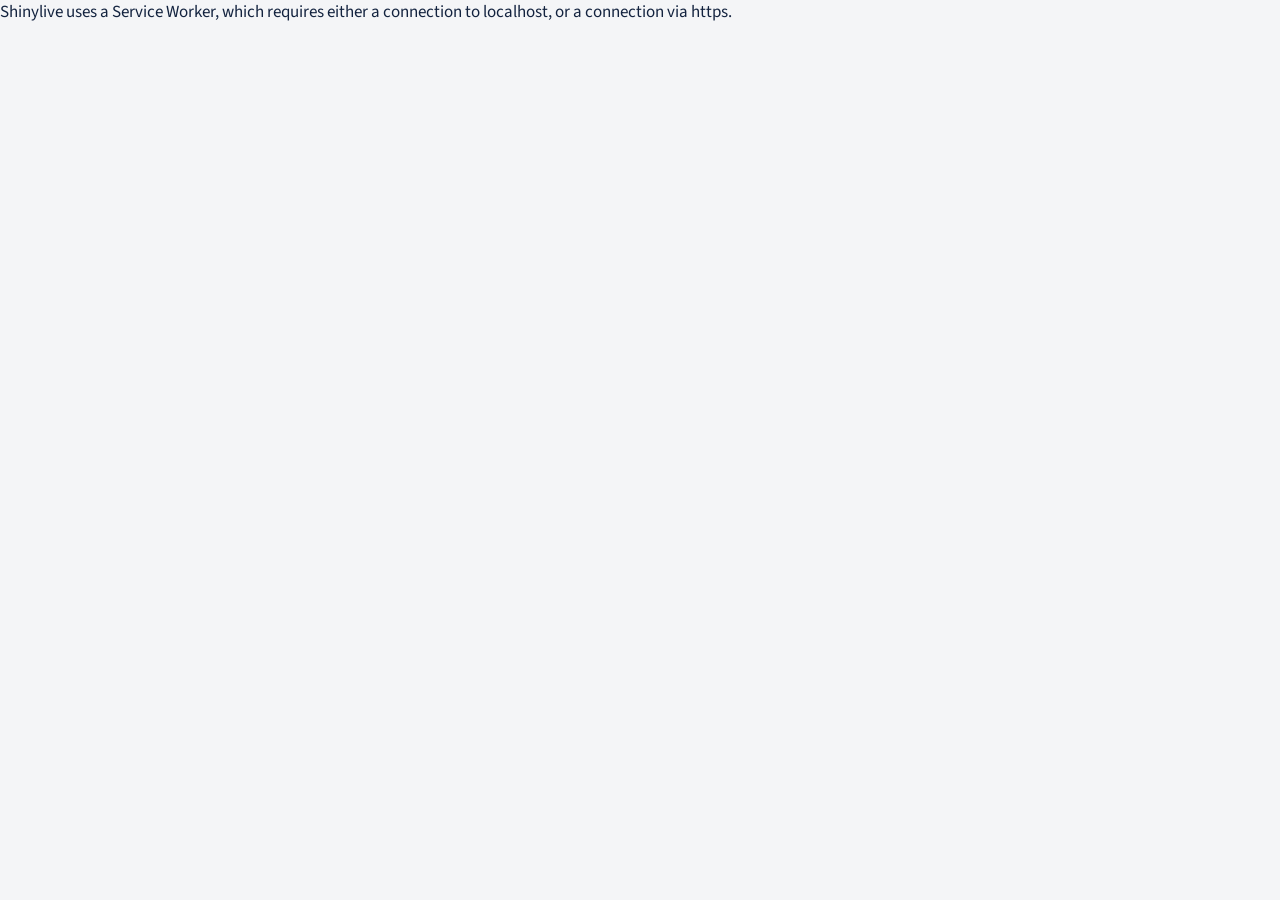
<file: VA_Project/index.html>
<!DOCTYPE html>
<html xmlns="http://www.w3.org/1999/xhtml" lang="en" xml:lang="en"><head>

<meta charset="utf-8">
<meta name="generator" content="quarto-1.10.18">

<meta name="viewport" content="width=device-width, initial-scale=1.0, user-scalable=yes">

<meta name="author" content="Evandro M. S. Gomes · Solbee Kim · John Vasconcelos">

<title>VA Budget, FY2008–FY2026</title>
<style>
/* Default styles provided by pandoc.
** See https://pandoc.org/MANUAL.html#variables-for-html for config info.
*/
span.smallcaps{font-variant: small-caps;}
div.columns{display: flex; gap: 1.5em;}
div.column{flex: auto;}
@media screen {
div.columns{gap: min(4vw, 1.5em);}
div.column{overflow-x: auto;}
}
div.hanging-indent{margin-left: 1.5em; text-indent: -1.5em;}
ul.task-list{list-style: none;}
ul.task-list li input[type="checkbox"] {
  width: 0.8em;
  margin: 0 0.8em 0.2em -1em; /* quarto-specific, see https://github.com/quarto-dev/quarto-cli/issues/4556 */ 
  vertical-align: middle;
}
</style>


<script src="va_dashboard_files/libs/clipboard/clipboard.min.js"></script>
<script src="va_dashboard_files/libs/quarto-html/quarto.js" type="module"></script>
<script src="va_dashboard_files/libs/quarto-html/tabsets/tabsets.js" type="module"></script>
<script src="va_dashboard_files/libs/quarto-html/popper.min.js"></script>
<script src="va_dashboard_files/libs/quarto-html/tippy.umd.min.js"></script>
<script src="va_dashboard_files/libs/quarto-html/anchor.min.js"></script>
<link href="va_dashboard_files/libs/quarto-html/tippy.css" rel="stylesheet">
<link href="va_dashboard_files/libs/quarto-html/quarto-syntax-highlighting-64a204ab8560d761af7679ceaba22944.css" rel="stylesheet" class="quarto-color-scheme" id="quarto-text-highlighting-styles">
<link href="va_dashboard_files/libs/quarto-html/quarto-syntax-highlighting-dark-b85bc7c33db8c58e0ec93c3465666fed.css" rel="stylesheet" class="quarto-color-scheme quarto-color-alternate" id="quarto-text-highlighting-styles">
<link href="va_dashboard_files/libs/quarto-html/quarto-syntax-highlighting-64a204ab8560d761af7679ceaba22944.css" rel="stylesheet" class="quarto-color-scheme-extra" id="quarto-text-highlighting-styles">
<script src="va_dashboard_files/libs/bootstrap/bootstrap.min.js"></script>
<link href="va_dashboard_files/libs/bootstrap/bootstrap-icons.css" rel="stylesheet">
<link href="va_dashboard_files/libs/bootstrap/bootstrap-993d2cc89b46e9ce8feb0b8ad68c2af5.min.css" rel="stylesheet" append-hash="true" class="quarto-color-scheme" id="quarto-bootstrap" data-mode="light">
<link href="va_dashboard_files/libs/bootstrap/bootstrap-dark-993d2cc89b46e9ce8feb0b8ad68c2af5.min.css" rel="stylesheet" append-hash="true" class="quarto-color-scheme quarto-color-alternate" id="quarto-bootstrap" data-mode="light">
<link href="va_dashboard_files/libs/bootstrap/bootstrap-993d2cc89b46e9ce8feb0b8ad68c2af5.min.css" rel="stylesheet" append-hash="true" class="quarto-color-scheme-extra" id="quarto-bootstrap" data-mode="light">
<script src="va_dashboard_files/libs/quarto-dashboard/quarto-dashboard.js"></script>
<script src="va_dashboard_files/libs/quarto-dashboard/stickythead.js"></script>



<script src="va_dashboard_files/libs/quarto-dashboard/web-components.js" type="module"></script>
<script src="va_dashboard_files/libs/quarto-dashboard/components.js"></script>

<meta name="shinylive:serviceworker_dir" content=".">
<script src="va_dashboard_files/libs/quarto-contrib/shinylive-0.10.12/shinylive/load-shinylive-sw.js" type="module"></script>
<script src="va_dashboard_files/libs/quarto-contrib/shinylive-0.10.12/shinylive/run-python-blocks.js" type="module"></script>
<link href="va_dashboard_files/libs/quarto-contrib/shinylive-0.10.12/shinylive/shinylive.css" rel="stylesheet">
<link href="va_dashboard_files/libs/quarto-contrib/shinylive-quarto-css/shinylive-quarto.css" rel="stylesheet">
<link rel="preconnect" href="https://fonts.googleapis.com">
<link href="https://fonts.googleapis.com/css2?family=Oswald:wght@400;500;600;700&amp;family=Source+Sans+3:wght@400;600;700&amp;display=swap" rel="stylesheet">
<style>
  :root { --va-navy: #0A1F44; --va-blue: #0A3161; --va-red: #B31942; --va-gold: #D4A62A; --va-ink: #13233F; }
  body, .card { font-family: "Source Sans 3", sans-serif; color: var(--va-ink); }
  body { background: #F4F5F7; }
  .navbar { background: var(--va-navy) !important; border-bottom: 6px solid; border-image: repeating-linear-gradient(90deg, var(--va-red) 0 26px, #ffffff 26px 52px) 1; }
  .navbar .navbar-title, .navbar .navbar-brand, .navbar .nav-link, .navbar .menu-text { color: #ffffff !important; }
  .navbar-title-text a { font-family: Oswald, sans-serif; text-transform: uppercase; letter-spacing: .06em; font-weight: 600; }
  .navbar-title-text a::before { content: "\2605  "; color: var(--va-red); }
  .navbar .nav-link { font-family: Oswald, sans-serif; text-transform: uppercase; letter-spacing: .06em; }
  .navbar .nav-link.active { background: var(--va-red) !important; }
  .navbar-title { display: flex !important; flex-direction: column !important; align-items: flex-start !important; }
  .navbar-title .navbar-author { margin: 0 !important; padding: 0 !important; text-align: left !important; align-self: flex-start !important; font-size: .9rem; opacity: .85; }
  .navbar .nav-link-text { white-space: nowrap; }
  .card { border: 0; border-top: 4px solid var(--va-red); box-shadow: 0 1px 3px rgba(10,31,68,.12); }
  .card-header { font-family: Oswald, sans-serif; text-transform: uppercase; letter-spacing: .06em; font-weight: 500; color: var(--va-navy); background: #ffffff; }
  .card-header { justify-content: flex-start !important; gap: .5rem; }
  .card-header::before { content: "\2605"; color: var(--va-red); }
  .va-hero { border-top: 0 !important; background: url("data:image/svg+xml,%3Csvg xmlns='http://www.w3.org/2000/svg' width='46' height='46'%3E%3Cpolygon points='23,8 26.5,18.5 37.5,18.5 28.5,25 32,35.5 23,29 14,35.5 17.5,25 8.5,18.5 19.5,18.5' fill='%23ffffff' fill-opacity='0.10'/%3E%3C/svg%3E"), linear-gradient(100deg, var(--va-navy) 0%, var(--va-blue) 62%, rgba(10,49,97,.92) 100%) !important; color: #fff !important; overflow: hidden; position: relative; }
  .va-hero::after { content: ""; position: absolute; right: -60px; top: 0; bottom: 0; width: 42%; background: repeating-linear-gradient(-28deg, rgba(179,25,66,.55) 0 22px, rgba(255,255,255,.10) 22px 44px); -webkit-mask-image: linear-gradient(90deg, transparent, #000 60%); mask-image: linear-gradient(90deg, transparent, #000 60%); }
  .va-hero-body { height: 100%; display: flex !important; flex-direction: column; justify-content: center; align-items: center; text-align: center; position: relative; z-index: 1; padding: 1.6rem 1rem; }
  .va-kicker { font-family: Oswald, sans-serif; letter-spacing: .35em; text-transform: uppercase; font-size: 1rem; color: #ffffff; opacity: .85; }
  .va-title { font-family: Oswald, sans-serif; font-weight: 700; text-transform: uppercase; color: #ffffff; font-size: clamp(2.4rem, 6vw, 4.4rem); line-height: 1; letter-spacing: .03em; margin: .35rem 0; text-shadow: 0 3px 0 rgba(0,0,0,.25); }
  .va-sub { font-family: Oswald, sans-serif; text-transform: uppercase; letter-spacing: .25em; font-size: 1.25rem; color: #ffffff; }
  .va-sub .st { color: var(--va-red); letter-spacing: .1em; margin: 0 .6rem; }
  .va-ribbon { display: inline-block; margin-top: .9rem; background: var(--va-red); color: #fff; font-family: Oswald, sans-serif; text-transform: uppercase; letter-spacing: .08em; font-weight: 500; padding: .35rem 1.1rem; font-size: 1.05rem; box-shadow: 0 2px 0 rgba(0,0,0,.25); }
  .va-hero, .va-hero * { color: #ffffff; }
  .va-hero-body > div { display: block !important; flex: 0 0 auto !important; }
  .va-hero-body .va-sub .st { color: var(--va-red) !important; }
  .va-hero .bslib-full-screen-enter { display: none !important; }
</style>


</head>

<body class="quarto-dashboard fullcontent quarto-light">

<header id="quarto-dashboard-header">
<nav class="navbar navbar-expand-md slim" data-bs-theme="dark">
  <div class="navbar-container container-fluid">
    <button class="navbar-toggler" type="button" data-bs-toggle="collapse" data-bs-target="#dashboard-collapse" aria-controls="dashboard-collapse" aria-expanded="false" aria-label="Toggle navigation">
      <span class="navbar-toggler-icon"></span>
    </button>    


    <div class="navbar-brand-container">


      <div class="navbar-title">
        <div class="navbar-title-text"><a href="#">VA Budget, FY2008–FY2026</a></div>
        
        <div class="navbar-author">Evandro M. S. Gomes · Solbee Kim · John Vasconcelos</div>
      </div>
    </div>
<div id="dashboard-collapse" class="navbar-collapse collapse"><ul class="navbar-nav navbar-nav-scroll me-auto" role="tablist"><li class="nav-item" role="presentation"><a id="tab-overview" class="nav-link active" data-bs-toggle="tab" role="tab" data-bs-target="#overview" data-scrolling="true" href="#overview" aria-controls="overview" aria-selected="true"><span class="nav-link-text">Overview</span></a></li><li class="nav-item" role="presentation"><a id="tab-rq1-requested-vs.-enacted" class="nav-link" data-bs-toggle="tab" role="tab" data-bs-target="#rq1-requested-vs.-enacted" data-scrolling="true" href="#rq1-requested-vs.-enacted" aria-controls="rq1-requested-vs.-enacted" aria-selected="false"><span class="nav-link-text">RQ1 · Requested vs.&nbsp;enacted</span></a></li><li class="nav-item" role="presentation"><a id="tab-rq2-discretionary-vs.-mandatory" class="nav-link" data-bs-toggle="tab" role="tab" data-bs-target="#rq2-discretionary-vs.-mandatory" data-scrolling="true" href="#rq2-discretionary-vs.-mandatory" aria-controls="rq2-discretionary-vs.-mandatory" aria-selected="false"><span class="nav-link-text">RQ2 · Discretionary vs.&nbsp;mandatory</span></a></li><li class="nav-item" role="presentation"><a id="tab-data" class="nav-link" data-bs-toggle="tab" role="tab" data-bs-target="#data" data-scrolling="true" href="#data" aria-controls="data" aria-selected="false"><span class="nav-link-text">Data</span></a></li></ul></div></div>
</nav>
</header>
<div class="page-layout-custom quarto-dashboard-content bslib-gap-spacing html-fill-container dashboard-scrolling quarto-dashboard-pages">  

<div class="bslib-grid-item html-fill-item tab-content bslib-grid" data-layout="flow" style="display: grid; grid-template-rows: minmax(3em, 1fr); grid-auto-columns: minmax(0, 1fr);">
<div id="overview" class="dashboard-page tab-pane show active html-fill-item html-fill-container" data-orientation="rows" aria-labelledby="tab-overview">
<div class="html-fill-item html-fill-container bslib-grid" style="display: grid; grid-template-rows: 270px minmax(3em, 1fr); grid-auto-columns: minmax(0, 1fr);">
<div class="html-fill-item html-fill-container bslib-grid" style="display: grid; grid-template-columns: minmax(3em, 1fr);
grid-auto-rows: minmax(0, 1fr);">
<div class="card va-hero html-fill-item html-fill-container bslib-card" data-bslib-card-init="" data-require-bs-caller="card()" data-full-screen="false">
<div class="va-hero-body html-fill-item html-fill-container">
<div class="va-kicker html-fill-item html-fill-container">Veterans Affairs Budget Analysis</div>
<div class="va-title html-fill-item html-fill-container">VA Budget</div>
<div class="va-sub html-fill-item html-fill-container"><span class="st">★ ★</span>FY2008 – FY2026<span class="st">★ ★</span></div>
<div class="va-ribbon html-fill-item html-fill-container">Requested vs. enacted · Discretionary vs. mandatory</div>
</div>
<bslib-tooltip placement="auto" bsoptions="[]" data-require-bs-version="5" data-require-bs-caller="tooltip()">
    <template>Expand</template>
    <span class="bslib-full-screen-enter badge rounded-pill">
        <svg xmlns="http://www.w3.org/2000/svg" viewbox="0 0 24 24" style="height:1em;width:1em;" aria-hidden="true" role="img"><path d="M20 5C20 4.4 19.6 4 19 4H13C12.4 4 12 3.6 12 3C12 2.4 12.4 2 13 2H21C21.6 2 22 2.4 22 3V11C22 11.6 21.6 12 21 12C20.4 12 20 11.6 20 11V5ZM4 19C4 19.6 4.4 20 5 20H11C11.6 20 12 20.4 12 21C12 21.6 11.6 22 11 22H3C2.4 22 2 21.6 2 21V13C2 12.4 2.4 12 3 12C3.6 12 4 12.4 4 13V19Z"></path></svg>
    </span>
</bslib-tooltip><script data-bslib-card-init="">bslib.Card.initializeAllCards();</script></div>
</div>
<div class="html-fill-item html-fill-container bslib-grid" style="display: grid; grid-template-columns: minmax(3em, 1fr) minmax(3em, 1fr);
grid-auto-rows: minmax(0, 1fr);">
<div class="card html-fill-item html-fill-container bslib-card" data-title="About this dashboard" data-bslib-card-init="" data-require-bs-caller="card()" data-full-screen="false">
<div class="card-header"><div class="card-title"><span style="display: inline">
About this dashboard
</span></div></div>
<div class="card-body html-fill-item html-fill-container">
<p>The <strong>executive branch</strong> (the President’s budget, prepared by VA) asks Congress for money account by account, and the <strong>legislative branch</strong> decides what to enact. Each year VA publishes a five-volume Congressional Budget Submission, and each edition reports the same fiscal year as a <strong>request</strong>, then as <strong>enacted or estimated</strong>, and finally as <strong>enacted or actual</strong>.</p>
<p>This dashboard links those editions for FY2008–FY2026 and answers two questions:</p>
<ul>
<li><strong>RQ1 · Requested vs.&nbsp;enacted.</strong> How far are VA’s requests from what Congress enacts, does the gap change by year, and is it larger for some accounts (medical care, IT, construction)?</li>
<li><strong>RQ2 · Discretionary vs.&nbsp;mandatory.</strong> When did mandatory funding overtake discretionary funding, which programs drove it, and is the discretionary share shrinking mostly because mandatory grows faster?</li>
</ul>
<p>Use the controls on the left of each page. The cards, charts and text update together. The first load takes a few seconds while R starts in your browser.</p>
</div>
<bslib-tooltip placement="auto" bsoptions="[]" data-require-bs-version="5" data-require-bs-caller="tooltip()">
    <template>Expand</template>
    <span class="bslib-full-screen-enter badge rounded-pill">
        <svg xmlns="http://www.w3.org/2000/svg" viewbox="0 0 24 24" style="height:1em;width:1em;" aria-hidden="true" role="img"><path d="M20 5C20 4.4 19.6 4 19 4H13C12.4 4 12 3.6 12 3C12 2.4 12.4 2 13 2H21C21.6 2 22 2.4 22 3V11C22 11.6 21.6 12 21 12C20.4 12 20 11.6 20 11V5ZM4 19C4 19.6 4.4 20 5 20H11C11.6 20 12 20.4 12 21C12 21.6 11.6 22 11 22H3C2.4 22 2 21.6 2 21V13C2 12.4 2.4 12 3 12C3.6 12 4 12.4 4 13V19Z"></path></svg>
    </span>
</bslib-tooltip><script data-bslib-card-init="">bslib.Card.initializeAllCards();</script></div><div class="card html-fill-item html-fill-container bslib-card" data-title="How to read the numbers" data-bslib-card-init="" data-require-bs-caller="card()" data-full-screen="false">
<div class="card-header"><div class="card-title"><span style="display: inline">
How to read the numbers
</span></div></div>
<div class="card-body html-fill-item html-fill-container">
<ul>
<li><strong>Request</strong> = value printed in the edition for its own fiscal year. <strong>Enacted</strong> = value in the latest edition that reports that year.</li>
<li><strong>Gap</strong> = (enacted − requested) ÷ requested. A positive gap means more was provided than requested.</li>
<li><strong>Discretionary</strong> = total VA funding − mandatory funding (includes MCCF collections and the Transformational Fund).</li>
<li>Budget authority in nominal <strong>dollars</strong>; not outlays.</li>
<li>Source: VA Congressional Budget Submissions, FY2008–FY2027, transcribed by the team.</li>
</ul>
</div>
<bslib-tooltip placement="auto" bsoptions="[]" data-require-bs-version="5" data-require-bs-caller="tooltip()">
    <template>Expand</template>
    <span class="bslib-full-screen-enter badge rounded-pill">
        <svg xmlns="http://www.w3.org/2000/svg" viewbox="0 0 24 24" style="height:1em;width:1em;" aria-hidden="true" role="img"><path d="M20 5C20 4.4 19.6 4 19 4H13C12.4 4 12 3.6 12 3C12 2.4 12.4 2 13 2H21C21.6 2 22 2.4 22 3V11C22 11.6 21.6 12 21 12C20.4 12 20 11.6 20 11V5ZM4 19C4 19.6 4.4 20 5 20H11C11.6 20 12 20.4 12 21C12 21.6 11.6 22 11 22H3C2.4 22 2 21.6 2 21V13C2 12.4 2.4 12 3 12C3.6 12 4 12.4 4 13V19Z"></path></svg>
    </span>
</bslib-tooltip><script data-bslib-card-init="">bslib.Card.initializeAllCards();</script></div>
</div>
</div>
</div>
<div id="rq1-requested-vs.-enacted" class="dashboard-page tab-pane grid-skip html-fill-item html-fill-container" data-orientation="rows" aria-labelledby="tab-rq1-requested-vs.-enacted">
<div class="html-fill-item html-fill-container bslib-grid" style="display: grid; grid-template-rows: minmax(3em, max-content); grid-auto-columns: minmax(0, 1fr);">
<div class="card html-fill-item html-fill-container bslib-card" data-fill="false" data-bslib-card-init="" data-require-bs-caller="card()" data-full-screen="false">
<div class="card-body html-fill-item html-fill-container">
<pre class="shinylive-r" data-engine="r"><code>#| '!! shinylive warning !!': |
#|   shinylive does not work in self-contained HTML documents.
#|   Please set `embed-resources: false` in your metadata.
#| standalone: true
#| viewerHeight: 1150
## file: app.R
library(shiny)
library(bslib)
library(dplyr)
library(tidyr)
library(ggplot2)
library(scales)
library(ggrepel)
library(patchwork)

# ---------------------------------------------------------------- data
va &lt;- read.csv("va_data.csv")
FY_MIN &lt;- 2008; FY_MAX &lt;- 2026

gaps_all &lt;- va |&gt;
  filter(vintage_lag == 0, latest_is_final == 1, !is.na(gap_pct_of_request))

accts &lt;- c(
  acct_medical_services = "Medical Services", acct_medical_community_care = "Medical Community Care",
  acct_medical_support_compliance = "Medical Support &amp; Compliance", acct_medical_facilities = "Medical Facilities",
  acct_medical_research = "Medical &amp; Prosthetic Research", acct_it_systems = "IT Systems",
  acct_ehrm = "EHR Modernization", acct_construction_major = "Construction, Major",
  acct_construction_minor = "Construction, Minor", acct_grants_state_ext_care = "Grants, State Extended Care",
  acct_goe_vba = "General Operating Exp., VBA", acct_general_admin = "General Administration",
  acct_nca = "National Cemetery Admin.", acct_oig = "Inspector General")
grp_of &lt;- c(
  acct_medical_services = "Medical care", acct_medical_community_care = "Medical care",
  acct_medical_support_compliance = "Medical care", acct_medical_facilities = "Medical care",
  acct_medical_research = "Other", acct_it_systems = "IT", acct_ehrm = "IT",
  acct_construction_major = "Construction", acct_construction_minor = "Construction",
  acct_grants_state_ext_care = "Construction", acct_goe_vba = "Other", acct_general_admin = "Other",
  acct_nca = "Other", acct_oig = "Other")
GROUPS &lt;- c("Medical care", "IT", "Construction", "Other")

acct_gaps_all &lt;- gaps_all |&gt;
  filter(series_id %in% names(accts)) |&gt;
  mutate(account = unname(accts[series_id]),
         group   = factor(unname(grp_of[series_id]), levels = GROUPS))

FTYPE &lt;- c("Discretionary" = "tot_discretionary_derived", "Mandatory" = "tot_mandatory", "Total VA" = "tot_va")
admin_of &lt;- function(fy) case_when(fy &lt;= 2009 ~ "Bush", fy &lt;= 2017 ~ "Obama", fy &lt;= 2021 ~ "Trump I",
                                   fy &lt;= 2025 ~ "Biden", TRUE ~ "Trump II")

# ---------------------------------------------------------------- look
pal &lt;- c(blue = "#0A3161", purple = "#B31942", sky = "#6C9BD2", yellow = "#D4A62A",
         orange = "#6E7B3E", pink = "#B31942", mint = "#A9B3C1", grey = "#B8C0CC")
grp_cols &lt;- c("Medical care" = pal[["blue"]], IT = pal[["pink"]], Construction = pal[["orange"]], Other = pal[["grey"]])
ink &lt;- "#13233F"; muted &lt;- "#5A6578"
theme_va &lt;- function() {
  theme_minimal(base_size = 8.5) +
    theme(text = element_text(colour = ink),
          axis.text = element_text(size = 8.5, colour = muted),
          axis.title = element_text(size = 8.5, colour = muted),
          legend.text = element_text(size = 8.5), legend.title = element_blank(),
          legend.position = "top", legend.justification = "left",
          strip.text = element_text(size = 8.5, face = "bold", colour = ink),
          panel.grid.minor = element_blank(),
          plot.margin = margin(8, 14, 8, 8))
}
leg_in &lt;- function(x, y, key = 0.72, just = c(x, y)) {
  th &lt;- theme(legend.direction = "vertical", legend.justification = just,
              legend.key.size = unit(key, "lines"),
              legend.background = element_rect(fill = alpha("white", 0.88), colour = NA),
              legend.margin = margin(3, 6, 3, 6))
  if (utils::packageVersion("ggplot2") &gt;= "3.5.0") th + theme(legend.position = "inside", legend.position.inside = c(x, y))
  else th + theme(legend.position = c(x, y))
}
pct  &lt;- function(x, d = 1) paste0(formatC(100 * x, format = "f", digits = d), "%")
spct &lt;- function(x, d = 1) paste0(ifelse(x &gt; 0, "+", ""), formatC(100 * x, format = "f", digits = d), "%")
mn   &lt;- function(x) paste0("$", formatC(x, format = "f", digits = 0, big.mark = ","), "M")

# ---------------------------------------------------------------- UI
plot_card &lt;- function(plot_id, text_id, height = "360px") {
  card(full_screen = TRUE, card_header(textOutput(paste0(plot_id, "_ttl"), inline = TRUE)),
       plotOutput(plot_id, height = height),
       card_footer(uiOutput(text_id), div(class = "src", "Source: U.S. Department of Veterans Affairs, Congressional Budget Submissions (Vols. I–V), FY2008–FY2027 editions; compiled by the authors. Nominal budget authority.")))
}

ui &lt;- page_sidebar(
  fillable = FALSE,
  theme = bs_theme(version = 5, primary = pal[["blue"]], base_font = font_google("Source Sans 3", local = FALSE), heading_font = font_google("Oswald", local = FALSE), fg = ink, bg = "#ffffff"),
  sidebar = sidebar(
    width = 290,
    sliderInput("years", "Fiscal years", min = FY_MIN, max = FY_MAX, value = c(FY_MIN, FY_MAX), step = 1, sep = ""),
    conditionalPanel("input.tab == 'Request vs. enacted' || input.tab == 'Gap by year'",
      radioButtons("ftype", "Funding type", choices = names(FTYPE), selected = "Discretionary")),
    conditionalPanel("input.tab != 'Request vs. enacted' &amp;&amp; input.tab != 'Gap by year'",
      checkboxGroupInput("groups", "Account groups", choices = GROUPS, selected = GROUPS)),
    conditionalPanel("input.tab == 'By account'",
      radioButtons("measure", "Compare accounts by",
                   choices = c("Median absolute gap" = "median_abs", "Mean signed gap" = "mean_signed",
                               "Share of years changed (&gt;1%)" = "changed"),
                   selected = "median_abs")),
    helpText("Gap = (enacted − requested) ÷ requested. Request = the edition for that fiscal year; enacted = the latest edition.")
  ),
  tags$head(tags$style(HTML("
    .bslib-value-box { min-height: 0 !important; }
    .bslib-value-box .card-body { padding: .3rem .4rem !important; }
    .bslib-value-box .value-box-area { padding: .35rem .8rem !important; gap: 0 !important; }
    .bslib-value-box .value-box-title { font-size: .85rem !important; margin-bottom: .1rem !important; }
    .bslib-value-box .value-box-value { font-size: 1.55rem !important; line-height: 1.15 !important; margin-bottom: .1rem !important; }
    .bslib-sidebar-layout &gt; .sidebar { font-size: .9rem; }
    .bslib-sidebar-layout &gt; .sidebar .control-label, .bslib-sidebar-layout &gt; .sidebar .form-label { font-size: .9rem; }
    .vb-row { margin-bottom: 1.4rem !important; }
    .vb-row + * { margin-top: 0 !important; }
    .bslib-value-box { border: 0 !important; border-top: 4px solid #B31942 !important; border-radius: 6px !important; }
    .bslib-value-box .value-box-title { font-family: Oswald, sans-serif; text-transform: uppercase; letter-spacing: .06em; }
    .bslib-value-box .value-box-title::before { content: '\\2605  '; color: #B31942; }
    .bslib-value-box .value-box-value { font-family: Oswald, sans-serif; font-weight: 600 !important; letter-spacing: .02em; }
    .card-header { font-family: Oswald, sans-serif; letter-spacing: .02em; font-weight: 500; font-size: 1.05rem; color: #0A1F44; border-bottom: 2px solid #B31942; }
    .card-footer .src { font-size: .75rem; color: #5A6578; margin-top: .35rem; border-top: 1px solid #E3E7EC; padding-top: .3rem; }
    .nav-underline .nav-link, .nav-tabs .nav-link { font-family: Oswald, sans-serif; text-transform: uppercase; letter-spacing: .05em; }
    .nav-underline .nav-link.active { color: #B31942 !important; border-bottom-color: #B31942 !important; }
    .bslib-value-box p { font-size: .8rem !important; margin: 0 !important; opacity: .9; }
  "))),
  layout_columns(
    fill = FALSE, class = "vb-row",
    value_box(title = "Largest gap in the window", value = textOutput("vb_max"), showcase = NULL,
              theme = value_box_theme(bg = "#0A1F44", fg = "white"), p(textOutput("vb_max_note"))),
    value_box(title = "Median gap, selected accounts", value = textOutput("vb_med"),
              theme = value_box_theme(bg = "#0A1F44", fg = "white"), p(textOutput("vb_med_note"))),
    value_box(title = "Most revised account", value = textOutput("vb_top"),
              theme = value_box_theme(bg = "#0A1F44", fg = "white"), p(textOutput("vb_top_note")))
  ),
  navset_card_underline(
    id = "tab",
    nav_panel("Request vs. enacted", plot_card("p_dumbbell", "t_dumbbell", "600px")),
    nav_panel("Gap by year",         plot_card("p_diverging", "t_diverging")),
    nav_panel("By account",          plot_card("p_accounts", "t_accounts")),
    nav_panel("Account × year",      plot_card("p_heatmap", "t_heatmap", "440px")),
    nav_panel("How often &amp; which way", plot_card("p_bubbles", "t_bubbles", "440px")),
    nav_panel("All account-years",   plot_card("p_curve", "t_curve"))
  )
)

# ---------------------------------------------------------------- server
server &lt;- function(input, output, session) {

  yr  &lt;- reactive(input$years)
  tot &lt;- reactive({
    gaps_all |&gt; filter(series_id == FTYPE[[input$ftype]], between(fiscal_year, yr()[1], yr()[2]))
  })
  ag &lt;- reactive({
    validate(need(length(input$groups) &gt; 0, "Select at least one account group."))
    acct_gaps_all |&gt; filter(group %in% input$groups, between(fiscal_year, yr()[1], yr()[2]))
  })
  acct_sum &lt;- reactive({
    ag() |&gt;
      group_by(account, group) |&gt;
      summarise(years = n(), median_abs = median(abs(gap_pct_of_request)),
                mean_signed = mean(gap_pct_of_request), changed = mean(abs(gap_pct_of_request) &gt; 0.01),
                med_signed = median(gap_pct_of_request), size = mean(value_latest) / 1000, .groups = "drop")
  })


  # ---- message titles (update with the filters)
  output$p_dumbbell_ttl &lt;- renderText({
    d &lt;- tot(); k &lt;- sum(abs(d$gap_pct_of_request) &lt;= 0.025)
    paste0(input$ftype, " funding: Congress enacted within ±2.5% of the request in ", k, " of ", nrow(d), " years")
  })
  output$p_diverging_ttl &lt;- renderText({
    d &lt;- tot(); up &lt;- sum(d$gap_pct_of_request &gt; 0.0005); dn &lt;- sum(d$gap_pct_of_request &lt; -0.0005)
    paste0("Congress gave more than requested in ", up, " years and less in ", dn,
           " (average gap ", spct(mean(d$gap_pct_of_request)), ")")
  })
  output$p_accounts_ttl &lt;- renderText({
    a &lt;- acct_sum(); a$val &lt;- a[[input$measure]]
    hi &lt;- a$account[which.max(a$val)]; lo &lt;- a$account[which.min(a$val)]
    switch(input$measure,
      median_abs  = paste0(hi, " departs most from the request; ", lo, " the least"),
      mean_signed = paste0(hi, " gets the most extra money on average; ", lo, " is cut the most"),
      changed     = paste0(hi, " is changed most often; ", lo, " the least"))
  })
  output$p_heatmap_ttl &lt;- renderText({
    g &lt;- ag() |&gt; group_by(group) |&gt; summarise(big = sum(abs(gap_pct_of_request) &gt; 0.10), .groups = "drop") |&gt; arrange(desc(big))
    if (sum(g$big) == 0) "No account-year departs from the request by more than 10%" else
      paste0(g$group[1], " accounts hold ", g$big[1], " of the ", sum(g$big), " account-years that miss the request by more than 10%")
  })
  output$p_bubbles_ttl &lt;- renderText({
    b &lt;- acct_sum(); rare &lt;- sum(b$changed &lt; 0.5); cut &lt;- sum(b$changed &gt;= 0.5 &amp; b$med_signed &lt; -0.005)
    paste0(rare, " of ", nrow(b), " accounts are rarely changed; ", cut, " are often changed and usually cut")
  })
  output$p_curve_ttl &lt;- renderText({
    q &lt;- quantile(abs(ag()$gap_pct_of_request), c(.5, .9))
    paste0("Half of all account-years miss the request by less than ", pct(q[1]), "; the top 10% miss by more than ", pct(q[2], 0))
  })

  # ---- value boxes
  output$vb_max &lt;- renderText({ d &lt;- tot(); i &lt;- which.max(abs(d$gap_pct_of_request)); spct(d$gap_pct_of_request[i]) })
  output$vb_max_note &lt;- renderText({ d &lt;- tot(); i &lt;- which.max(abs(d$gap_pct_of_request))
    paste0(input$ftype, ", FY", d$fiscal_year[i]) })
  output$vb_med &lt;- renderText(pct(median(abs(ag()$gap_pct_of_request))))
  output$vb_med_note &lt;- renderText(paste0(nrow(ag()), " account-years, FY", yr()[1], "–FY", yr()[2]))
  output$vb_top &lt;- renderText({ a &lt;- acct_sum() |&gt; slice_max(median_abs, n = 1, with_ties = FALSE); a$account })
  output$vb_top_note &lt;- renderText({ a &lt;- acct_sum() |&gt; slice_max(median_abs, n = 1, with_ties = FALSE)
    paste0("median gap ", pct(a$median_abs)) })

  # ---- dumbbell
  output$p_dumbbell &lt;- renderPlot({
    d &lt;- tot() |&gt;
      transmute(fiscal_year, admin = factor(admin_of(fiscal_year), levels = c("Bush", "Obama", "Trump I", "Biden", "Trump II")),
                Requested = value_request / 1000, Enacted = value_latest / 1000,
                change = round(Enacted - Requested, 1) + 0,
                fy = factor(fiscal_year, levels = rev(sort(unique(fiscal_year)))))
    lo &lt;- floor(min(d$Requested, d$Enacted) / 10) * 10; hi &lt;- ceiling(max(d$Requested, d$Enacted) / 10) * 10
    chg &lt;- hi + (hi - lo) * 0.16
    ggplot(d, aes(y = fy)) +
      geom_segment(aes(x = lo, xend = hi, yend = fy), colour = "#EEF0F3", linewidth = 5, lineend = "round") +
      geom_segment(aes(x = Requested, xend = Enacted, yend = fy), colour = "#7D8796", linewidth = 0.8) +
      geom_point(aes(x = Requested), colour = pal[["yellow"]], size = 4.6) +
      geom_point(aes(x = Enacted), colour = pal[["blue"]], size = 4.6) +
      geom_text(aes(x = chg, label = sprintf("%+.1f", change)), hjust = 1, size = 3, colour = ink) +
      geom_text(data = d |&gt; filter(fiscal_year == min(fiscal_year)), aes(x = chg, label = "Change ($B)"),
                hjust = 1, vjust = -1.4, size = 3, fontface = "bold", colour = ink) +
      facet_grid(admin ~ ., scales = "free_y", space = "free_y", switch = "y") +
      scale_x_continuous(position = "top", limits = c(lo, chg), breaks = pretty(c(lo, hi), 4)[pretty(c(lo, hi), 4) &lt;= hi],
                         labels = label_dollar(suffix = "B"), expand = c(0, 0)) +
      coord_cartesian(clip = "off") +
      labs(x = "Budget authority ($ billions)", y = "Fiscal year", subtitle = "Gold = requested · navy = enacted") +
      theme_va() +
      theme(panel.grid.major.y = element_blank(),
            panel.grid.major.x = element_line(colour = "#D5DAE1", linetype = "dashed", linewidth = 0.4),
            strip.placement = "outside",
            strip.text.y.left = element_text(angle = 0, hjust = 0, vjust = 1, face = "plain", colour = muted),
            plot.subtitle = element_text(colour = muted, size = 8.5, margin = margin(b = 18)))
  }, res = 96)
  output$t_dumbbell &lt;- renderUI({
    d &lt;- tot(); big &lt;- d |&gt; filter(abs(gap_pct_of_request) &gt; 0.025)
    p(HTML(paste0("For &lt;b&gt;", tolower(input$ftype), "&lt;/b&gt; funding in FY", yr()[1], "–FY", yr()[2],
      ", the enacted total stayed within ±2.5% of the request in &lt;b&gt;", sum(abs(d$gap_pct_of_request) &lt;= 0.025),
      " of ", nrow(d), "&lt;/b&gt; years.",
      if (nrow(big)) paste0(" Larger gaps: ", paste0("FY", big$fiscal_year, " (", spct(big$gap_pct_of_request), ")", collapse = ", "), ".") else "",
      if (input$ftype != "Discretionary") " Mandatory gaps reflect re-estimates of benefit costs, not congressional cuts." else "")))
  })

  # ---- gap by year
  output$p_diverging &lt;- renderPlot({
    d &lt;- tot() |&gt; mutate(dir = if_else(gap_pct_of_request &gt;= 0, "Enacted above request", "Enacted below request"))
    ggplot(d, aes(fiscal_year, gap_pct_of_request, fill = dir)) +
      geom_hline(yintercept = 0, colour = "#9AA5B4") +
      geom_col(width = 0.72) +
      scale_fill_manual(values = c("Enacted above request" = pal[["blue"]], "Enacted below request" = pal[["pink"]])) +
      scale_y_continuous(labels = label_percent(accuracy = 1), expand = expansion(mult = c(0.05, 0.05))) +
      scale_x_continuous(breaks = pretty_breaks(6)) +
      labs(x = "Fiscal year", y = "Gap (% of request)") + theme_va() +
      leg_in(0.995, 1.05 / 1.10, just = c(1, 1)) + theme(legend.margin = margin(0, 4, 3, 6))
  }, res = 96)
  output$t_diverging &lt;- renderUI({
    d &lt;- tot()
    p(HTML(paste0("Average gap ", spct(mean(d$gap_pct_of_request)), " · enacted above the request in &lt;b&gt;",
      sum(d$gap_pct_of_request &gt; 0.0005), "&lt;/b&gt; years, below in &lt;b&gt;", sum(d$gap_pct_of_request &lt; -0.0005), "&lt;/b&gt;.",
      " Largest: FY", d$fiscal_year[which.max(abs(d$gap_pct_of_request))], " (",
      spct(d$gap_pct_of_request[which.max(abs(d$gap_pct_of_request))]), ").")))
  })

  # ---- by account
  m_lab &lt;- c(median_abs = "Median absolute gap (% of request)", mean_signed = "Mean signed gap (% of request)", changed = "Years changed by more than 1% (% of years)")
  output$p_accounts &lt;- renderPlot({
    a &lt;- acct_sum(); a$val &lt;- a[[input$measure]]
    ggplot(a, aes(val, reorder(account, val), fill = group)) +
      geom_col(width = 0.7) +
      geom_text(aes(label = if (input$measure == "mean_signed") spct(val) else pct(val),
                    hjust = ifelse(val &gt;= 0, -0.12, 1.12)), size = 3, colour = ink) +
      scale_fill_manual(values = grp_cols) +
      scale_x_continuous(labels = label_percent(accuracy = 1), expand = expansion(mult = c(0.12, 0.18))) +
      labs(x = m_lab[[input$measure]], y = "Account") + theme_va() +
      theme(panel.grid.major.y = element_blank()) + leg_in(0.99, 0.02)
  }, res = 96)
  output$t_accounts &lt;- renderUI({
    g &lt;- ag() |&gt; group_by(group) |&gt; summarise(m = median(abs(gap_pct_of_request)), .groups = "drop") |&gt; arrange(m)
    p(HTML(paste0("Median absolute gap by group: ",
      paste0("&lt;b&gt;", g$group, "&lt;/b&gt; ", pct(g$m), collapse = " · "),
      ". The two branches agree most on the accounts at the bottom of the chart (small gaps) and disagree most on those at the top.")))
  })

  # ---- heatmap
  output$p_heatmap &lt;- renderPlot({
    a &lt;- ag(); ord &lt;- acct_sum() |&gt; arrange(median_abs) |&gt; pull(account); lim &lt;- 0.25
    ggplot(a, aes(fiscal_year, factor(account, levels = ord), fill = pmax(pmin(gap_pct_of_request, lim), -lim))) +
      geom_tile(colour = "white", linewidth = 0.7) +
      scale_fill_gradient2(low = pal[["pink"]], mid = "#F7F7F5", high = pal[["blue"]], midpoint = 0,
                           limits = c(-lim, lim), labels = label_percent(accuracy = 1)) +
      scale_x_continuous(breaks = pretty_breaks(6), expand = c(0, 0)) +
      labs(x = "Fiscal year", y = "Account", fill = "Gap (% of request)") + theme_va() +
      theme(panel.grid = element_blank(), legend.position = "bottom", legend.justification = "center",
            legend.key.width = unit(2, "cm"), legend.title = element_text(size = 8.5, colour = muted, vjust = 0.8))
  }, res = 96)
  output$t_heatmap &lt;- renderUI({
    a &lt;- ag(); top &lt;- a |&gt; slice_max(abs(gap_pct_of_request), n = 3, with_ties = FALSE)
    p(HTML(paste0("Navy = Congress enacted more than requested, red = less (capped at ±25%). Biggest departures in the selection: ",
      paste0("&lt;b&gt;", top$account, "&lt;/b&gt; FY", top$fiscal_year, " (", spct(top$gap_pct_of_request, 0), ")", collapse = "; "), ".")))
  })

  # ---- bubbles
  output$p_bubbles &lt;- renderPlot({
    b &lt;- acct_sum() |&gt; mutate(y = pmax(pmin(med_signed, 0.15), -0.15))
    p &lt;- ggplot(b, aes(changed, y)) +
      geom_hline(yintercept = 0, linetype = "dashed", colour = "#9AA5B4") +
      geom_vline(xintercept = 0.5, linetype = "dashed", colour = "#9AA5B4") +
      annotate("text", x = 0.99, y = 0.15, label = "Often changed,\nusually raised", hjust = 1, vjust = 1, fontface = "italic", size = 2.8, colour = muted) +
      annotate("text", x = 0.99, y = -0.15, label = "Often changed,\nusually cut", hjust = 1, vjust = 0, fontface = "italic", size = 2.8, colour = muted) +
      annotate("text", x = 0.01, y = 0.15, label = "Rarely changed", hjust = 0, vjust = 1, fontface = "italic", size = 2.8, colour = muted) +
      geom_point(aes(size = size, colour = group, alpha = group == "Medical care")) +
      scale_alpha_manual(values = c(`TRUE` = 0.45, `FALSE` = 0.85), guide = "none") +
      scale_colour_manual(values = grp_cols) +
      scale_size_area(max_size = 24, guide = "none") +
      scale_x_continuous(labels = label_percent(accuracy = 1), limits = c(0, 1)) +
      scale_y_continuous(labels = label_percent(accuracy = 1), limits = c(-0.155, 0.155)) +
      guides(colour = guide_legend(override.aes = list(size = 6))) +
      labs(x = "Years changed by more than 1% (% of years)", y = "Median gap (% of request)") + theme_va()
    if (requireNamespace("ggrepel", quietly = TRUE)) {
      p + ggrepel::geom_text_repel(aes(label = account), size = 2.3, colour = ink, box.padding = 0.35, point.size = NA,
                                   segment.colour = muted, segment.size = 0.3,
                                   min.segment.length = 0.3, seed = 7, max.overlaps = Inf)
    } else p + geom_text(aes(label = account), size = 2.3, colour = ink, vjust = -1.2)
  }, res = 96)
  output$t_bubbles &lt;- renderUI({
    b &lt;- acct_sum()
    rare &lt;- b |&gt; filter(changed &lt; 0.5) |&gt; pull(account); cut &lt;- b |&gt; filter(changed &gt;= 0.5, med_signed &lt; -0.005) |&gt; pull(account)
    p(HTML(paste0("Bubble size = average enacted funding. &lt;b&gt;Rarely changed:&lt;/b&gt; ", if (length(rare)) paste(rare, collapse = ", ") else "none",
      ". &lt;b&gt;Often changed and usually cut:&lt;/b&gt; ", if (length(cut)) paste(cut, collapse = ", ") else "none", ".")))
  })

  # ---- ranked curve
  output$p_curve &lt;- renderPlot({
    cap &lt;- 0.6
    cd &lt;- ag() |&gt; mutate(abs_gap = abs(gap_pct_of_request)) |&gt; arrange(abs_gap) |&gt;
      mutate(pctile = (row_number() - 0.5) / n(), y = pmin(abs_gap, cap))
    qs &lt;- quantile(cd$abs_gap, c(.25, .5, .75))
    ggplot(cd, aes(pctile, y)) +
      geom_vline(xintercept = c(.25, .5, .75), linetype = "dotted", colour = "#9AA5B4") +
      annotate("text", x = c(.25, .5, .75), y = cap * 1.08, label = pct(qs), fontface = "italic", size = 3, colour = ink) +
      geom_line(colour = ink, linewidth = 0.8) +
      geom_segment(aes(x = pctile, xend = pctile, y = -0.05, yend = -0.015, colour = group), linewidth = 1) +
      scale_colour_manual(values = grp_cols) +
      guides(colour = guide_legend(override.aes = list(linewidth = 2.4))) +
      scale_x_continuous(breaks = c(.25, .5, .75), labels = c("25th", "50th", "75th"), limits = c(0, 1)) +
      scale_y_continuous(labels = label_percent(accuracy = 1), limits = c(-0.055, cap * 1.12), breaks = seq(0, cap, 0.2)) +
      coord_cartesian(clip = "off") +
      labs(x = "Account-years ranked by gap (percentile)", y = "Absolute gap (% of request, capped at 60%)") + theme_va() + leg_in(0.01, 0.63, just = c(0, 0.5))
  }, res = 96)
  output$t_curve &lt;- renderUI({
    cd &lt;- ag(); qs &lt;- quantile(abs(cd$gap_pct_of_request), c(.25, .5, .75))
    top &lt;- cd |&gt; filter(abs(gap_pct_of_request) &gt;= qs[3]) |&gt; count(group, sort = TRUE)
    p(HTML(paste0("Quartiles of the gap: &lt;b&gt;", pct(qs[1]), "&lt;/b&gt;, &lt;b&gt;", pct(qs[2]), "&lt;/b&gt; and &lt;b&gt;", pct(qs[3]),
      "&lt;/b&gt;. In the top quarter: ", paste0(top$group, " (", top$n, ")", collapse = ", "),
      ". Ticks on the baseline show where each group falls.")))
  })
}

shinyApp(ui, server)
## file: va_data.csv
series_id,fiscal_year,edition,vintage_lag,value,is_latest,latest_is_final,value_request,value_latest,gap_pct_of_request
acct_construction_major,2008,2008.0,0.0,727.0,0,1,727.0,1531.0,1.105915
acct_construction_major,2008,2009.0,1.0,1069.0,0,1,727.0,1531.0,1.105915
acct_construction_major,2008,2010.0,2.0,1531.0,1,1,727.0,1531.0,1.105915
acct_construction_major,2009,2009.0,0.0,582.0,0,1,582.0,923.0,0.585911
acct_construction_major,2009,2010.0,1.0,923.0,1,1,582.0,923.0,0.585911
acct_construction_major,2010,2010.0,0.0,1194.0,0,1,1194.0,1194.0,0.0
acct_construction_major,2010,2012.0,2.0,1194.0,1,1,1194.0,1194.0,0.0
acct_construction_major,2012,2012.0,0.0,590.0,0,1,590.0,590.0,0.0
acct_construction_major,2012,2013.0,1.0,590.0,0,1,590.0,590.0,0.0
acct_construction_major,2012,2014.0,2.0,590.0,1,1,590.0,590.0,0.0
acct_construction_major,2013,2013.0,0.0,532.0,0,1,532.0,739.0,0.389098
acct_construction_major,2013,2014.0,1.0,532.0,0,1,532.0,739.0,0.389098
acct_construction_major,2013,2015.0,2.0,739.0,1,1,532.0,739.0,0.389098
acct_construction_major,2014,2014.0,0.0,342.0,0,1,342.0,342.0,0.0
acct_construction_major,2014,2015.0,1.0,342.0,0,1,342.0,342.0,0.0
acct_construction_major,2014,2016.0,2.0,342.0,1,1,342.0,342.0,0.0
acct_construction_major,2015,2015.0,0.0,562.0,0,1,562.0,562.0,0.0
acct_construction_major,2015,2016.0,1.0,562.0,0,1,562.0,562.0,0.0
acct_construction_major,2015,2017.0,2.0,562.0,1,1,562.0,562.0,0.0
acct_construction_major,2016,2016.0,0.0,1144.0,0,1,1144.0,1221.0,0.067308
acct_construction_major,2016,2017.0,1.0,1244.0,0,1,1144.0,1221.0,0.067308
acct_construction_major,2016,2018.0,2.0,1221.0,1,1,1144.0,1221.0,0.067308
acct_construction_major,2017,2017.0,0.0,528.0,0,1,528.0,305.0,-0.422348
acct_construction_major,2017,2018.0,1.0,528.0,0,1,528.0,305.0,-0.422348
acct_construction_major,2017,2019.0,2.0,305.0,1,1,528.0,305.0,-0.422348
acct_construction_major,2018,2018.0,0.0,512.0,0,1,512.0,512.0,0.0
acct_construction_major,2018,2019.0,1.0,512.0,0,1,512.0,512.0,0.0
acct_construction_major,2018,2020.0,2.0,512.0,1,1,512.0,512.0,0.0
acct_construction_major,2019,2019.0,0.0,1127.0,0,1,1127.0,2177.0,0.931677
acct_construction_major,2019,2020.0,1.0,2177.0,0,1,1127.0,2177.0,0.931677
acct_construction_major,2019,2021.0,2.0,2177.0,1,1,1127.0,2177.0,0.931677
acct_construction_major,2020,2020.0,0.0,1235.0,0,1,1235.0,1235.0,0.0
acct_construction_major,2020,2021.0,1.0,1235.0,0,1,1235.0,1235.0,0.0
acct_construction_major,2020,2022.0,2.0,1235.0,1,1,1235.0,1235.0,0.0
acct_construction_major,2021,2021.0,0.0,1373.0,0,1,1373.0,1316.0,-0.041515
acct_construction_major,2021,2022.0,1.0,1316.0,0,1,1373.0,1316.0,-0.041515
acct_construction_major,2021,2023.0,2.0,1316.0,1,1,1373.0,1316.0,-0.041515
acct_construction_major,2022,2022.0,0.0,1611.0,0,1,1611.0,1611.0,0.0
acct_construction_major,2022,2023.0,1.0,1611.0,0,1,1611.0,1611.0,0.0
acct_construction_major,2022,2024.0,2.0,1611.0,1,1,1611.0,1611.0,0.0
acct_construction_major,2023,2023.0,0.0,1448.0,0,1,1448.0,1372.0,-0.052486
acct_construction_major,2023,2024.0,1.0,1372.0,0,1,1448.0,1372.0,-0.052486
acct_construction_major,2023,2025.0,2.0,1372.0,1,1,1448.0,1372.0,-0.052486
acct_construction_major,2024,2024.0,0.0,881.0,0,1,881.0,881.0,0.0
acct_construction_major,2024,2025.0,1.0,881.0,0,1,881.0,881.0,0.0
acct_construction_major,2024,2026.0,2.0,881.0,1,1,881.0,881.0,0.0
acct_construction_major,2025,2025.0,0.0,2069.0,0,1,2069.0,961.0,-0.535524
acct_construction_major,2025,2026.0,1.0,961.0,0,1,2069.0,961.0,-0.535524
acct_construction_major,2025,2027.0,2.0,961.0,1,1,2069.0,961.0,-0.535524
acct_construction_major,2026,2026.0,0.0,1871.0,0,1,1871.0,1394.0,-0.254944
acct_construction_major,2026,2027.0,1.0,1394.0,1,1,1871.0,1394.0,-0.254944
acct_construction_minor,2008,2008.0,0.0,233.0,0,1,233.0,631.0,1.708155
acct_construction_minor,2008,2009.0,1.0,631.0,0,1,233.0,631.0,1.708155
acct_construction_minor,2008,2010.0,2.0,631.0,1,1,233.0,631.0,1.708155
acct_construction_minor,2009,2009.0,0.0,329.0,0,1,329.0,742.0,1.255319
acct_construction_minor,2009,2010.0,1.0,742.0,1,1,329.0,742.0,1.255319
acct_construction_minor,2010,2010.0,0.0,600.0,0,1,600.0,703.0,0.171667
acct_construction_minor,2010,2012.0,2.0,703.0,1,1,600.0,703.0,0.171667
acct_construction_minor,2012,2012.0,0.0,550.0,0,1,550.0,482.0,-0.123636
acct_construction_minor,2012,2013.0,1.0,482.0,0,1,550.0,482.0,-0.123636
acct_construction_minor,2012,2014.0,2.0,482.0,1,1,550.0,482.0,-0.123636
acct_construction_minor,2013,2013.0,0.0,608.0,0,1,608.0,607.0,-0.001645
acct_construction_minor,2013,2014.0,1.0,607.0,0,1,608.0,607.0,-0.001645
acct_construction_minor,2013,2015.0,2.0,607.0,1,1,608.0,607.0,-0.001645
acct_construction_minor,2014,2014.0,0.0,715.0,0,1,715.0,715.0,0.0
acct_construction_minor,2014,2015.0,1.0,715.0,0,1,715.0,715.0,0.0
acct_construction_minor,2014,2016.0,2.0,715.0,1,1,715.0,715.0,0.0
acct_construction_minor,2015,2015.0,0.0,495.0,0,1,495.0,495.0,0.0
acct_construction_minor,2015,2016.0,1.0,495.0,0,1,495.0,495.0,0.0
acct_construction_minor,2015,2017.0,2.0,495.0,1,1,495.0,495.0,0.0
acct_construction_minor,2016,2016.0,0.0,406.0,0,1,406.0,321.0,-0.20936
acct_construction_minor,2016,2017.0,1.0,406.0,0,1,406.0,321.0,-0.20936
acct_construction_minor,2016,2018.0,2.0,321.0,1,1,406.0,321.0,-0.20936
acct_construction_minor,2017,2017.0,0.0,372.0,0,1,372.0,372.0,0.0
acct_construction_minor,2017,2018.0,1.0,372.0,0,1,372.0,372.0,0.0
acct_construction_minor,2017,2019.0,2.0,372.0,1,1,372.0,372.0,0.0
acct_construction_minor,2018,2018.0,0.0,343.0,0,1,343.0,768.0,1.239067
acct_construction_minor,2018,2019.0,1.0,343.0,0,1,343.0,768.0,1.239067
acct_construction_minor,2018,2020.0,2.0,768.0,1,1,343.0,768.0,1.239067
acct_construction_minor,2019,2019.0,0.0,707.0,0,1,707.0,800.0,0.131542
acct_construction_minor,2019,2020.0,1.0,800.0,0,1,707.0,800.0,0.131542
acct_construction_minor,2019,2021.0,2.0,800.0,1,1,707.0,800.0,0.131542
acct_construction_minor,2020,2020.0,0.0,399.0,0,1,399.0,399.0,0.0
acct_construction_minor,2020,2021.0,1.0,399.0,0,1,399.0,399.0,0.0
acct_construction_minor,2020,2022.0,2.0,399.0,1,1,399.0,399.0,0.0
acct_construction_minor,2021,2021.0,0.0,400.0,0,1,400.0,354.0,-0.115
acct_construction_minor,2021,2022.0,1.0,354.0,0,1,400.0,354.0,-0.115
acct_construction_minor,2021,2023.0,2.0,354.0,1,1,400.0,354.0,-0.115
acct_construction_minor,2022,2022.0,0.0,553.0,0,1,553.0,553.0,0.0
acct_construction_minor,2022,2023.0,1.0,553.0,0,1,553.0,553.0,0.0
acct_construction_minor,2022,2024.0,2.0,553.0,1,1,553.0,553.0,0.0
acct_construction_minor,2023,2023.0,0.0,626.0,0,1,626.0,626.0,0.0
acct_construction_minor,2023,2024.0,1.0,626.0,0,1,626.0,626.0,0.0
acct_construction_minor,2023,2025.0,2.0,626.0,1,1,626.0,626.0,0.0
acct_construction_minor,2024,2024.0,0.0,680.0,0,1,680.0,692.0,0.017647
acct_construction_minor,2024,2025.0,1.0,680.0,0,1,680.0,692.0,0.017647
acct_construction_minor,2024,2026.0,2.0,692.0,1,1,680.0,692.0,0.017647
acct_construction_minor,2025,2025.0,0.0,380.0,0,1,380.0,692.0,0.821053
acct_construction_minor,2025,2026.0,1.0,692.0,0,1,380.0,692.0,0.821053
acct_construction_minor,2025,2027.0,2.0,692.0,1,1,380.0,692.0,0.821053
acct_construction_minor,2026,2026.0,0.0,232.0,0,1,232.0,350.0,0.508621
acct_construction_minor,2026,2027.0,1.0,350.0,1,1,232.0,350.0,0.508621
acct_ehrm,2019,2019.0,0.0,1207.0,0,1,1207.0,1107.0,-0.08285
acct_ehrm,2019,2020.0,1.0,1107.0,0,1,1207.0,1107.0,-0.08285
acct_ehrm,2019,2021.0,2.0,1107.0,1,1,1207.0,1107.0,-0.08285
acct_ehrm,2020,2020.0,0.0,1603.0,0,1,1603.0,1430.0,-0.107923
acct_ehrm,2020,2021.0,1.0,1443.0,0,1,1603.0,1430.0,-0.107923
acct_ehrm,2020,2022.0,2.0,1430.0,1,1,1603.0,1430.0,-0.107923
acct_ehrm,2021,2021.0,0.0,2627.0,0,1,2627.0,2607.0,-0.007613
acct_ehrm,2021,2022.0,1.0,2607.0,0,1,2627.0,2607.0,-0.007613
acct_ehrm,2021,2023.0,2.0,2607.0,1,1,2627.0,2607.0,-0.007613
acct_ehrm,2022,2022.0,0.0,2663.0,0,1,2663.0,2300.0,-0.136312
acct_ehrm,2022,2023.0,1.0,2663.0,0,1,2663.0,2300.0,-0.136312
acct_ehrm,2022,2024.0,2.0,2300.0,1,1,2663.0,2300.0,-0.136312
acct_ehrm,2023,2023.0,0.0,1759.0,0,1,1759.0,1609.0,-0.085276
acct_ehrm,2023,2024.0,1.0,1609.0,0,1,1759.0,1609.0,-0.085276
acct_ehrm,2023,2025.0,2.0,1609.0,1,1,1759.0,1609.0,-0.085276
acct_ehrm,2024,2024.0,0.0,1863.0,0,1,1863.0,874.0,-0.530864
acct_ehrm,2024,2025.0,1.0,1863.0,0,1,1863.0,874.0,-0.530864
acct_ehrm,2024,2026.0,2.0,874.0,1,1,1863.0,874.0,-0.530864
acct_ehrm,2025,2025.0,0.0,894.0,0,1,894.0,1306.0,0.46085
acct_ehrm,2025,2026.0,1.0,1322.0,0,1,894.0,1306.0,0.46085
acct_ehrm,2025,2027.0,2.0,1306.0,1,1,894.0,1306.0,0.46085
acct_ehrm,2026,2026.0,0.0,3495.0,0,1,3495.0,3400.0,-0.027182
acct_ehrm,2026,2027.0,1.0,3400.0,1,1,3495.0,3400.0,-0.027182
acct_general_admin,2008,2008.0,0.0,274.0,0,1,274.0,325.0,0.186131
acct_general_admin,2008,2009.0,1.0,324.0,0,1,274.0,325.0,0.186131
acct_general_admin,2008,2010.0,2.0,325.0,1,1,274.0,325.0,0.186131
acct_general_admin,2009,2009.0,0.0,328.0,0,1,328.0,336.0,0.02439
acct_general_admin,2009,2010.0,1.0,336.0,0,1,328.0,336.0,0.02439
acct_general_admin,2009,2011.0,2.0,336.0,1,1,328.0,336.0,0.02439
acct_general_admin,2010,2010.0,0.0,394.0,0,1,394.0,398.0,0.010152
acct_general_admin,2010,2011.0,1.0,398.0,0,1,394.0,398.0,0.010152
acct_general_admin,2010,2012.0,2.0,398.0,1,1,394.0,398.0,0.010152
acct_general_admin,2011,2011.0,0.0,463.0,0,1,463.0,397.0,-0.142549
acct_general_admin,2011,2012.0,1.0,398.0,0,1,463.0,397.0,-0.142549
acct_general_admin,2011,2013.0,2.0,397.0,1,1,463.0,397.0,-0.142549
acct_general_admin,2012,2012.0,0.0,448.0,0,1,448.0,417.0,-0.069196
acct_general_admin,2012,2013.0,1.0,417.0,0,1,448.0,417.0,-0.069196
acct_general_admin,2012,2014.0,2.0,417.0,1,1,448.0,417.0,-0.069196
acct_general_admin,2013,2013.0,0.0,417.0,0,1,417.0,338.0,-0.189448
acct_general_admin,2013,2014.0,1.0,424.0,0,1,417.0,338.0,-0.189448
acct_general_admin,2013,2015.0,2.0,338.0,1,1,417.0,338.0,-0.189448
acct_general_admin,2014,2014.0,0.0,403.0,0,1,403.0,326.0,-0.191067
acct_general_admin,2014,2015.0,1.0,326.0,0,1,403.0,326.0,-0.191067
acct_general_admin,2014,2016.0,2.0,326.0,1,1,403.0,326.0,-0.191067
acct_general_admin,2015,2015.0,0.0,322.0,0,1,322.0,321.0,-0.003106
acct_general_admin,2015,2016.0,1.0,321.0,0,1,322.0,321.0,-0.003106
acct_general_admin,2015,2017.0,2.0,321.0,1,1,322.0,321.0,-0.003106
acct_general_admin,2016,2016.0,0.0,347.0,0,1,347.0,333.0,-0.040346
acct_general_admin,2016,2017.0,1.0,337.0,0,1,347.0,333.0,-0.040346
acct_general_admin,2016,2018.0,2.0,333.0,1,1,347.0,333.0,-0.040346
acct_general_admin,2017,2017.0,0.0,418.0,0,1,418.0,345.0,-0.174641
acct_general_admin,2017,2018.0,1.0,345.0,0,1,418.0,345.0,-0.174641
acct_general_admin,2017,2019.0,2.0,345.0,1,1,418.0,345.0,-0.174641
acct_general_admin,2018,2018.0,0.0,347.0,0,1,347.0,336.0,-0.0317
acct_general_admin,2018,2019.0,1.0,347.0,0,1,347.0,336.0,-0.0317
acct_general_admin,2018,2020.0,2.0,336.0,1,1,347.0,336.0,-0.0317
acct_general_admin,2019,2019.0,0.0,368.0,0,1,368.0,356.0,-0.032609
acct_general_admin,2019,2020.0,1.0,356.0,0,1,368.0,356.0,-0.032609
acct_general_admin,2019,2021.0,2.0,356.0,1,1,368.0,356.0,-0.032609
acct_general_admin,2020,2020.0,0.0,369.0,0,1,369.0,356.0,-0.03523
acct_general_admin,2020,2021.0,1.0,356.0,0,1,369.0,356.0,-0.03523
acct_general_admin,2020,2022.0,2.0,356.0,1,1,369.0,356.0,-0.03523
acct_general_admin,2021,2021.0,0.0,413.0,0,1,413.0,354.0,-0.142857
acct_general_admin,2021,2022.0,1.0,354.0,0,1,413.0,354.0,-0.142857
acct_general_admin,2021,2023.0,2.0,354.0,1,1,413.0,354.0,-0.142857
acct_general_admin,2022,2022.0,0.0,401.0,0,1,401.0,401.0,0.0
acct_general_admin,2022,2023.0,1.0,401.0,0,1,401.0,401.0,0.0
acct_general_admin,2022,2024.0,2.0,401.0,1,1,401.0,401.0,0.0
acct_general_admin,2023,2023.0,0.0,435.0,0,1,435.0,433.0,-0.004598
acct_general_admin,2023,2024.0,1.0,433.0,0,1,435.0,433.0,-0.004598
acct_general_admin,2023,2025.0,2.0,433.0,1,1,435.0,433.0,-0.004598
acct_general_admin,2024,2024.0,0.0,475.0,0,1,475.0,470.0,-0.010526
acct_general_admin,2024,2025.0,1.0,475.0,0,1,475.0,470.0,-0.010526
acct_general_admin,2024,2026.0,2.0,470.0,1,1,475.0,470.0,-0.010526
acct_general_admin,2025,2025.0,0.0,457.0,0,1,457.0,448.0,-0.019694
acct_general_admin,2025,2026.0,1.0,448.0,0,1,457.0,448.0,-0.019694
acct_general_admin,2025,2027.0,2.0,448.0,1,1,457.0,448.0,-0.019694
acct_general_admin,2026,2026.0,0.0,440.0,0,1,440.0,429.0,-0.025
acct_general_admin,2026,2027.0,1.0,429.0,1,1,440.0,429.0,-0.025
acct_goe_vba,2008,2008.0,0.0,1198.0,0,1,1198.0,1322.0,0.103506
acct_goe_vba,2008,2009.0,1.0,1322.0,1,1,1198.0,1322.0,0.103506
acct_goe_vba,2009,2009.0,0.0,1372.0,1,0,1372.0,1372.0,0.0
acct_goe_vba,2016,2016.0,0.0,2698.0,0,1,2698.0,2704.0,0.002224
acct_goe_vba,2016,2017.0,1.0,2708.0,0,1,2698.0,2704.0,0.002224
acct_goe_vba,2016,2018.0,2.0,2704.0,1,1,2698.0,2704.0,0.002224
acct_goe_vba,2017,2017.0,0.0,2826.0,0,1,2826.0,2844.0,0.006369
acct_goe_vba,2017,2018.0,1.0,2844.0,0,1,2826.0,2844.0,0.006369
acct_goe_vba,2017,2019.0,2.0,2844.0,1,1,2826.0,2844.0,0.006369
acct_goe_vba,2018,2018.0,0.0,2844.0,0,1,2844.0,2917.0,0.025668
acct_goe_vba,2018,2019.0,1.0,2844.0,0,1,2844.0,2917.0,0.025668
acct_goe_vba,2018,2020.0,2.0,2917.0,1,1,2844.0,2917.0,0.025668
acct_goe_vba,2019,2019.0,0.0,2869.0,0,1,2869.0,2956.0,0.030324
acct_goe_vba,2019,2020.0,1.0,2956.0,0,1,2869.0,2956.0,0.030324
acct_goe_vba,2019,2021.0,2.0,2956.0,1,1,2869.0,2956.0,0.030324
acct_goe_vba,2020,2020.0,0.0,3000.0,0,1,3000.0,3125.0,0.041667
acct_goe_vba,2020,2021.0,1.0,3125.0,0,1,3000.0,3125.0,0.041667
acct_goe_vba,2020,2022.0,2.0,3125.0,1,1,3000.0,3125.0,0.041667
acct_goe_vba,2021,2021.0,0.0,3207.0,0,1,3207.0,3164.0,-0.013408
acct_goe_vba,2021,2022.0,1.0,3164.0,0,1,3207.0,3164.0,-0.013408
acct_goe_vba,2021,2023.0,2.0,3164.0,1,1,3207.0,3164.0,-0.013408
acct_goe_vba,2022,2022.0,0.0,3423.0,0,1,3423.0,3454.0,0.009056
acct_goe_vba,2022,2023.0,1.0,3423.0,0,1,3423.0,3454.0,0.009056
acct_goe_vba,2022,2024.0,2.0,3454.0,1,1,3423.0,3454.0,0.009056
acct_goe_vba,2023,2023.0,0.0,3863.0,0,1,3863.0,3863.0,0.0
acct_goe_vba,2023,2024.0,1.0,3863.0,0,1,3863.0,3863.0,0.0
acct_goe_vba,2023,2025.0,2.0,3863.0,1,1,3863.0,3863.0,0.0
acct_goe_vba,2024,2024.0,0.0,3899.0,0,1,3899.0,3869.0,-0.007694
acct_goe_vba,2024,2025.0,1.0,3899.0,0,1,3899.0,3869.0,-0.007694
acct_goe_vba,2024,2026.0,2.0,3869.0,1,1,3899.0,3869.0,-0.007694
acct_goe_vba,2025,2025.0,0.0,4035.0,0,1,4035.0,3934.0,-0.025031
acct_goe_vba,2025,2026.0,1.0,3899.0,0,1,4035.0,3934.0,-0.025031
acct_goe_vba,2025,2027.0,2.0,3934.0,1,1,4035.0,3934.0,-0.025031
acct_goe_vba,2026,2026.0,0.0,3879.0,0,1,3879.0,3881.0,0.000516
acct_goe_vba,2026,2027.0,1.0,3881.0,1,1,3879.0,3881.0,0.000516
acct_grants_state_ext_care,2008,2008.0,0.0,85.0,0,1,85.0,165.0,0.941176
acct_grants_state_ext_care,2008,2009.0,1.0,165.0,0,1,85.0,165.0,0.941176
acct_grants_state_ext_care,2008,2010.0,2.0,165.0,1,1,85.0,165.0,0.941176
acct_grants_state_ext_care,2009,2009.0,0.0,85.0,0,1,85.0,325.0,2.823529
acct_grants_state_ext_care,2009,2010.0,1.0,175.0,0,1,85.0,325.0,2.823529
acct_grants_state_ext_care,2009,2011.0,2.0,325.0,1,1,85.0,325.0,2.823529
acct_grants_state_ext_care,2010,2010.0,0.0,85.0,0,1,85.0,100.0,0.176471
acct_grants_state_ext_care,2010,2011.0,1.0,100.0,0,1,85.0,100.0,0.176471
acct_grants_state_ext_care,2010,2012.0,2.0,100.0,1,1,85.0,100.0,0.176471
acct_grants_state_ext_care,2011,2011.0,0.0,85.0,0,1,85.0,85.0,0.0
acct_grants_state_ext_care,2011,2012.0,1.0,100.0,0,1,85.0,85.0,0.0
acct_grants_state_ext_care,2011,2013.0,2.0,85.0,1,1,85.0,85.0,0.0
acct_grants_state_ext_care,2012,2012.0,0.0,85.0,0,1,85.0,85.0,0.0
acct_grants_state_ext_care,2012,2013.0,1.0,85.0,0,1,85.0,85.0,0.0
acct_grants_state_ext_care,2012,2014.0,2.0,85.0,1,1,85.0,85.0,0.0
acct_grants_state_ext_care,2013,2013.0,0.0,85.0,0,1,85.0,85.0,0.0
acct_grants_state_ext_care,2013,2014.0,1.0,85.0,0,1,85.0,85.0,0.0
acct_grants_state_ext_care,2013,2015.0,2.0,85.0,1,1,85.0,85.0,0.0
acct_grants_state_ext_care,2014,2014.0,0.0,83.0,0,1,83.0,85.0,0.024096
acct_grants_state_ext_care,2014,2015.0,1.0,85.0,0,1,83.0,85.0,0.024096
acct_grants_state_ext_care,2014,2016.0,2.0,85.0,1,1,83.0,85.0,0.024096
acct_grants_state_ext_care,2015,2015.0,0.0,80.0,0,1,80.0,90.0,0.125
acct_grants_state_ext_care,2015,2016.0,1.0,90.0,0,1,80.0,90.0,0.125
acct_grants_state_ext_care,2015,2017.0,2.0,90.0,1,1,80.0,90.0,0.125
acct_grants_state_ext_care,2016,2016.0,0.0,80.0,0,1,80.0,140.0,0.75
acct_grants_state_ext_care,2016,2017.0,1.0,120.0,0,1,80.0,140.0,0.75
acct_grants_state_ext_care,2016,2018.0,2.0,140.0,1,1,80.0,140.0,0.75
acct_grants_state_ext_care,2017,2017.0,0.0,80.0,0,1,80.0,90.0,0.125
acct_grants_state_ext_care,2017,2018.0,1.0,90.0,0,1,80.0,90.0,0.125
acct_grants_state_ext_care,2017,2019.0,2.0,90.0,1,1,80.0,90.0,0.125
acct_grants_state_ext_care,2018,2018.0,0.0,90.0,0,1,90.0,685.0,6.611111
acct_grants_state_ext_care,2018,2019.0,1.0,90.0,0,1,90.0,685.0,6.611111
acct_grants_state_ext_care,2018,2020.0,2.0,685.0,1,1,90.0,685.0,6.611111
acct_grants_state_ext_care,2019,2019.0,0.0,150.0,0,1,150.0,150.0,0.0
acct_grants_state_ext_care,2019,2020.0,1.0,150.0,0,1,150.0,150.0,0.0
acct_grants_state_ext_care,2019,2021.0,2.0,150.0,1,1,150.0,150.0,0.0
acct_grants_state_ext_care,2020,2020.0,0.0,90.0,0,1,90.0,90.0,0.0
acct_grants_state_ext_care,2020,2021.0,1.0,90.0,0,1,90.0,90.0,0.0
acct_grants_state_ext_care,2020,2022.0,2.0,90.0,1,1,90.0,90.0,0.0
acct_grants_state_ext_care,2021,2021.0,0.0,90.0,0,1,90.0,90.0,0.0
acct_grants_state_ext_care,2021,2022.0,1.0,90.0,0,1,90.0,90.0,0.0
acct_grants_state_ext_care,2021,2023.0,2.0,90.0,1,1,90.0,90.0,0.0
acct_grants_state_ext_care,2022,2022.0,0.0,0.0,0,1,0.0,50.0,
acct_grants_state_ext_care,2022,2023.0,1.0,0.0,0,1,0.0,50.0,
acct_grants_state_ext_care,2022,2024.0,2.0,50.0,1,1,0.0,50.0,
acct_grants_state_ext_care,2023,2023.0,0.0,150.0,0,1,150.0,150.0,0.0
acct_grants_state_ext_care,2023,2024.0,1.0,150.0,0,1,150.0,150.0,0.0
acct_grants_state_ext_care,2023,2025.0,2.0,150.0,1,1,150.0,150.0,0.0
acct_grants_state_ext_care,2024,2024.0,0.0,164.0,0,1,164.0,171.0,0.042683
acct_grants_state_ext_care,2024,2025.0,1.0,164.0,0,1,164.0,171.0,0.042683
acct_grants_state_ext_care,2024,2026.0,2.0,171.0,1,1,164.0,171.0,0.042683
acct_grants_state_ext_care,2025,2025.0,0.0,141.0,0,1,141.0,171.0,0.212766
acct_grants_state_ext_care,2025,2026.0,1.0,171.0,0,1,141.0,171.0,0.212766
acct_grants_state_ext_care,2025,2027.0,2.0,171.0,1,1,141.0,171.0,0.212766
acct_grants_state_ext_care,2026,2026.0,0.0,171.0,0,1,171.0,275.0,0.608187
acct_grants_state_ext_care,2026,2027.0,1.0,275.0,1,1,171.0,275.0,0.608187
acct_it_systems,2008,2008.0,0.0,1859.0,0,1,1859.0,2358.0,0.268424
acct_it_systems,2008,2009.0,1.0,2053.0,0,1,1859.0,2358.0,0.268424
acct_it_systems,2008,2010.0,2.0,2358.0,1,1,1859.0,2358.0,0.268424
acct_it_systems,2009,2009.0,0.0,2442.0,0,1,2442.0,2798.0,0.145782
acct_it_systems,2009,2010.0,1.0,2748.0,0,1,2442.0,2798.0,0.145782
acct_it_systems,2009,2011.0,2.0,2798.0,1,1,2442.0,2798.0,0.145782
acct_it_systems,2010,2010.0,0.0,3307.0,0,1,3307.0,3307.0,0.0
acct_it_systems,2010,2011.0,1.0,3307.0,0,1,3307.0,3307.0,0.0
acct_it_systems,2010,2012.0,2.0,3307.0,1,1,3307.0,3307.0,0.0
acct_it_systems,2011,2011.0,0.0,3307.0,0,1,3307.0,2994.0,-0.094648
acct_it_systems,2011,2012.0,1.0,3307.0,0,1,3307.0,2994.0,-0.094648
acct_it_systems,2011,2013.0,2.0,2994.0,1,1,3307.0,2994.0,-0.094648
acct_it_systems,2012,2012.0,0.0,3161.0,0,1,3161.0,3111.0,-0.015818
acct_it_systems,2012,2013.0,1.0,3111.0,0,1,3161.0,3111.0,-0.015818
acct_it_systems,2012,2014.0,2.0,3111.0,1,1,3161.0,3111.0,-0.015818
acct_it_systems,2013,2013.0,0.0,3327.0,0,1,3327.0,3522.0,0.058611
acct_it_systems,2013,2014.0,1.0,3323.0,0,1,3327.0,3522.0,0.058611
acct_it_systems,2013,2015.0,2.0,3522.0,1,1,3327.0,3522.0,0.058611
acct_it_systems,2014,2014.0,0.0,3683.0,0,1,3683.0,3703.0,0.00543
acct_it_systems,2014,2015.0,1.0,3703.0,0,1,3683.0,3703.0,0.00543
acct_it_systems,2014,2016.0,2.0,3703.0,1,1,3683.0,3703.0,0.00543
acct_it_systems,2015,2015.0,0.0,3903.0,0,1,3903.0,3902.0,-0.000256
acct_it_systems,2015,2016.0,1.0,3902.0,0,1,3903.0,3902.0,-0.000256
acct_it_systems,2015,2017.0,2.0,3902.0,1,1,3903.0,3902.0,-0.000256
acct_it_systems,2016,2016.0,0.0,4133.0,0,1,4133.0,4058.0,-0.018147
acct_it_systems,2016,2017.0,1.0,4133.0,0,1,4133.0,4058.0,-0.018147
acct_it_systems,2016,2018.0,2.0,4058.0,1,1,4133.0,4058.0,-0.018147
acct_it_systems,2017,2017.0,0.0,4278.0,0,1,4278.0,4270.0,-0.00187
acct_it_systems,2017,2018.0,1.0,4270.0,0,1,4278.0,4270.0,-0.00187
acct_it_systems,2017,2019.0,2.0,4270.0,1,1,4278.0,4270.0,-0.00187
acct_it_systems,2018,2018.0,0.0,4056.0,0,1,4056.0,4056.0,0.0
acct_it_systems,2018,2019.0,1.0,4056.0,0,1,4056.0,4056.0,0.0
acct_it_systems,2018,2020.0,2.0,4056.0,1,1,4056.0,4056.0,0.0
acct_it_systems,2019,2019.0,0.0,4185.0,0,1,4185.0,4103.0,-0.019594
acct_it_systems,2019,2020.0,1.0,4103.0,0,1,4185.0,4103.0,-0.019594
acct_it_systems,2019,2021.0,2.0,4103.0,1,1,4185.0,4103.0,-0.019594
acct_it_systems,2020,2020.0,0.0,4343.0,0,1,4343.0,4372.0,0.006677
acct_it_systems,2020,2021.0,1.0,4372.0,0,1,4343.0,4372.0,0.006677
acct_it_systems,2020,2022.0,2.0,4372.0,1,1,4343.0,4372.0,0.006677
acct_it_systems,2021,2021.0,0.0,4912.0,0,1,4912.0,4875.0,-0.007533
acct_it_systems,2021,2022.0,1.0,4875.0,0,1,4912.0,4875.0,-0.007533
acct_it_systems,2021,2023.0,2.0,4875.0,1,1,4912.0,4875.0,-0.007533
acct_it_systems,2022,2022.0,0.0,4843.0,0,1,4843.0,5513.0,0.138344
acct_it_systems,2022,2023.0,1.0,4843.0,0,1,4843.0,5513.0,0.138344
acct_it_systems,2022,2024.0,2.0,5513.0,1,1,4843.0,5513.0,0.138344
acct_it_systems,2023,2023.0,0.0,5782.0,0,1,5782.0,5782.0,0.0
acct_it_systems,2023,2024.0,1.0,5782.0,0,1,5782.0,5782.0,0.0
acct_it_systems,2023,2025.0,2.0,5782.0,1,1,5782.0,5782.0,0.0
acct_it_systems,2024,2024.0,0.0,6401.0,0,1,6401.0,6386.0,-0.002343
acct_it_systems,2024,2025.0,1.0,6401.0,0,1,6401.0,6386.0,-0.002343
acct_it_systems,2024,2026.0,2.0,6386.0,1,1,6401.0,6386.0,-0.002343
acct_it_systems,2025,2025.0,0.0,6232.0,0,1,6232.0,6192.0,-0.006418
acct_it_systems,2025,2026.0,1.0,6227.0,0,1,6232.0,6192.0,-0.006418
acct_it_systems,2025,2027.0,2.0,6192.0,1,1,6232.0,6192.0,-0.006418
acct_it_systems,2026,2026.0,0.0,5908.0,0,1,5908.0,6219.0,0.05264
acct_it_systems,2026,2027.0,1.0,6219.0,1,1,5908.0,6219.0,0.05264
acct_medical_community_care,2018,2018.0,0.0,9663.0,0,1,9663.0,9828.0,0.017075
acct_medical_community_care,2018,2019.0,1.0,9663.0,0,1,9663.0,9828.0,0.017075
acct_medical_community_care,2018,2020.0,2.0,9828.0,1,1,9663.0,9828.0,0.017075
acct_medical_community_care,2019,2019.0,0.0,0.0,0,1,0.0,9385.0,
acct_medical_community_care,2019,2020.0,1.0,9385.0,0,1,0.0,9385.0,
acct_medical_community_care,2019,2021.0,2.0,9385.0,1,1,0.0,9385.0,
acct_medical_community_care,2020,2020.0,0.0,15280.0,0,1,15280.0,15280.0,0.0
acct_medical_community_care,2020,2021.0,1.0,15280.0,0,1,15280.0,15280.0,0.0
acct_medical_community_care,2020,2022.0,2.0,15280.0,1,1,15280.0,15280.0,0.0
acct_medical_community_care,2021,2021.0,0.0,18512.0,0,1,18512.0,18512.0,0.0
acct_medical_community_care,2021,2022.0,1.0,18512.0,0,1,18512.0,18512.0,0.0
acct_medical_community_care,2021,2023.0,2.0,18512.0,1,1,18512.0,18512.0,0.0
acct_medical_community_care,2022,2022.0,0.0,23417.0,0,1,23417.0,23217.0,-0.008541
acct_medical_community_care,2022,2023.0,1.0,23417.0,0,1,23417.0,23217.0,-0.008541
acct_medical_community_care,2022,2024.0,2.0,23217.0,1,1,23417.0,23217.0,-0.008541
acct_medical_community_care,2023,2023.0,0.0,28457.0,0,1,28457.0,28457.0,0.0
acct_medical_community_care,2023,2024.0,1.0,28457.0,0,1,28457.0,28457.0,0.0
acct_medical_community_care,2023,2025.0,2.0,28457.0,1,1,28457.0,28457.0,0.0
acct_medical_community_care,2024,2024.0,0.0,31091.0,0,1,31091.0,30342.0,-0.024091
acct_medical_community_care,2024,2025.0,1.0,31091.0,0,1,31091.0,30342.0,-0.024091
acct_medical_community_care,2024,2026.0,2.0,30342.0,1,1,31091.0,30342.0,-0.024091
acct_medical_community_care,2025,2025.0,0.0,20382.0,0,1,20382.0,22555.0,0.106614
acct_medical_community_care,2025,2026.0,1.0,22555.0,0,1,20382.0,22555.0,0.106614
acct_medical_community_care,2025,2027.0,2.0,22555.0,1,1,20382.0,22555.0,0.106614
acct_medical_community_care,2026,2026.0,0.0,34000.0,0,1,34000.0,34000.0,0.0
acct_medical_community_care,2026,2027.0,1.0,34000.0,1,1,34000.0,34000.0,0.0
acct_medical_facilities,2008,2008.0,0.0,3592.0,0,1,3592.0,4233.0,0.178452
acct_medical_facilities,2008,2009.0,1.0,4073.0,0,1,3592.0,4233.0,0.178452
acct_medical_facilities,2008,2010.0,2.0,4233.0,1,1,3592.0,4233.0,0.178452
acct_medical_facilities,2009,2009.0,0.0,4661.0,0,1,4661.0,6029.0,0.293499
acct_medical_facilities,2009,2010.0,1.0,5029.0,0,1,4661.0,6029.0,0.293499
acct_medical_facilities,2009,2011.0,2.0,6029.0,1,1,4661.0,6029.0,0.293499
acct_medical_facilities,2010,2010.0,0.0,4693.0,0,1,4693.0,4859.0,0.035372
acct_medical_facilities,2010,2011.0,1.0,4859.0,0,1,4693.0,4859.0,0.035372
acct_medical_facilities,2010,2012.0,2.0,4859.0,1,1,4693.0,4859.0,0.035372
acct_medical_facilities,2011,2011.0,0.0,5740.0,0,1,5740.0,5714.0,-0.00453
acct_medical_facilities,2011,2012.0,1.0,5740.0,0,1,5740.0,5714.0,-0.00453
acct_medical_facilities,2011,2013.0,2.0,5714.0,1,1,5740.0,5714.0,-0.00453
acct_medical_facilities,2012,2012.0,0.0,5376.0,0,1,5376.0,5426.0,0.009301
acct_medical_facilities,2012,2013.0,1.0,5426.0,0,1,5376.0,5426.0,0.009301
acct_medical_facilities,2012,2014.0,2.0,5426.0,1,1,5376.0,5426.0,0.009301
acct_medical_facilities,2013,2013.0,0.0,5441.0,0,1,5441.0,5445.0,0.000735
acct_medical_facilities,2013,2014.0,1.0,5439.0,0,1,5441.0,5445.0,0.000735
acct_medical_facilities,2013,2015.0,2.0,5445.0,1,1,5441.0,5445.0,0.000735
acct_medical_facilities,2014,2014.0,0.0,4872.0,0,1,4872.0,4957.0,0.017447
acct_medical_facilities,2014,2015.0,1.0,4957.0,0,1,4872.0,4957.0,0.017447
acct_medical_facilities,2014,2016.0,2.0,4957.0,1,1,4872.0,4957.0,0.017447
acct_medical_facilities,2015,2015.0,0.0,4739.0,0,1,4739.0,4737.0,-0.000422
acct_medical_facilities,2015,2016.0,1.0,4737.0,0,1,4739.0,4737.0,-0.000422
acct_medical_facilities,2015,2017.0,2.0,4737.0,1,1,4739.0,4737.0,-0.000422
acct_medical_facilities,2016,2016.0,0.0,5020.0,0,1,5020.0,4708.0,-0.062151
acct_medical_facilities,2016,2017.0,1.0,5020.0,0,1,5020.0,4708.0,-0.062151
acct_medical_facilities,2016,2018.0,2.0,4708.0,1,1,5020.0,4708.0,-0.062151
acct_medical_facilities,2017,2017.0,0.0,5723.0,0,1,5723.0,5313.0,-0.071641
acct_medical_facilities,2017,2018.0,1.0,5313.0,0,1,5723.0,5313.0,-0.071641
acct_medical_facilities,2017,2019.0,2.0,5313.0,1,1,5723.0,5313.0,-0.071641
acct_medical_facilities,2018,2018.0,0.0,6515.0,0,1,6515.0,7217.0,0.107751
acct_medical_facilities,2018,2019.0,1.0,6515.0,0,1,6515.0,7217.0,0.107751
acct_medical_facilities,2018,2020.0,2.0,7217.0,1,1,6515.0,7217.0,0.107751
acct_medical_facilities,2019,2019.0,0.0,5914.0,0,1,5914.0,6807.0,0.150998
acct_medical_facilities,2019,2020.0,1.0,6804.0,0,1,5914.0,6807.0,0.150998
acct_medical_facilities,2019,2021.0,2.0,6807.0,1,1,5914.0,6807.0,0.150998
acct_medical_facilities,2020,2020.0,0.0,6142.0,0,1,6142.0,6142.0,0.0
acct_medical_facilities,2020,2021.0,1.0,6142.0,0,1,6142.0,6142.0,0.0
acct_medical_facilities,2020,2022.0,2.0,6142.0,1,1,6142.0,6142.0,0.0
acct_medical_facilities,2021,2021.0,0.0,6583.0,0,1,6583.0,6583.0,0.0
acct_medical_facilities,2021,2022.0,1.0,6583.0,0,1,6583.0,6583.0,0.0
acct_medical_facilities,2021,2023.0,2.0,6583.0,1,1,6583.0,6583.0,0.0
acct_medical_facilities,2022,2022.0,0.0,6735.0,0,1,6735.0,6885.0,0.022272
acct_medical_facilities,2022,2023.0,1.0,6735.0,0,1,6735.0,6885.0,0.022272
acct_medical_facilities,2022,2024.0,2.0,6885.0,1,1,6735.0,6885.0,0.022272
acct_medical_facilities,2023,2023.0,0.0,8634.0,0,1,8634.0,8634.0,0.0
acct_medical_facilities,2023,2024.0,1.0,8634.0,0,1,8634.0,8634.0,0.0
acct_medical_facilities,2023,2025.0,2.0,8634.0,1,1,8634.0,8634.0,0.0
acct_medical_facilities,2024,2024.0,0.0,8549.0,0,1,8549.0,8949.0,0.046789
acct_medical_facilities,2024,2025.0,1.0,8549.0,0,1,8549.0,8949.0,0.046789
acct_medical_facilities,2024,2026.0,2.0,8949.0,1,1,8549.0,8949.0,0.046789
acct_medical_facilities,2025,2025.0,0.0,9400.0,0,1,9400.0,9548.0,0.015745
acct_medical_facilities,2025,2026.0,1.0,9548.0,0,1,9400.0,9548.0,0.015745
acct_medical_facilities,2025,2027.0,2.0,9548.0,1,1,9400.0,9548.0,0.015745
acct_medical_facilities,2026,2026.0,0.0,11730.0,0,1,11730.0,11876.0,0.012447
acct_medical_facilities,2026,2027.0,1.0,11876.0,1,1,11730.0,11876.0,0.012447
acct_medical_research,2008,2008.0,0.0,411.0,0,1,411.0,480.0,0.167883
acct_medical_research,2008,2009.0,1.0,480.0,0,1,411.0,480.0,0.167883
acct_medical_research,2008,2010.0,2.0,480.0,1,1,411.0,480.0,0.167883
acct_medical_research,2009,2009.0,0.0,442.0,0,1,442.0,510.0,0.153846
acct_medical_research,2009,2010.0,1.0,510.0,0,1,442.0,510.0,0.153846
acct_medical_research,2009,2011.0,2.0,510.0,1,1,442.0,510.0,0.153846
acct_medical_research,2010,2010.0,0.0,580.0,0,1,580.0,581.0,0.001724
acct_medical_research,2010,2011.0,1.0,581.0,0,1,580.0,581.0,0.001724
acct_medical_research,2010,2012.0,2.0,581.0,1,1,580.0,581.0,0.001724
acct_medical_research,2011,2011.0,0.0,590.0,0,1,590.0,580.0,-0.016949
acct_medical_research,2011,2012.0,1.0,581.0,0,1,590.0,580.0,-0.016949
acct_medical_research,2011,2013.0,2.0,580.0,1,1,590.0,580.0,-0.016949
acct_medical_research,2012,2012.0,0.0,509.0,0,1,509.0,581.0,0.141454
acct_medical_research,2012,2013.0,1.0,581.0,0,1,509.0,581.0,0.141454
acct_medical_research,2012,2014.0,2.0,581.0,1,1,509.0,581.0,0.141454
acct_medical_research,2013,2013.0,0.0,583.0,0,1,583.0,582.0,-0.001715
acct_medical_research,2013,2014.0,1.0,582.0,0,1,583.0,582.0,-0.001715
acct_medical_research,2013,2015.0,2.0,582.0,1,1,583.0,582.0,-0.001715
acct_medical_research,2014,2014.0,0.0,586.0,0,1,586.0,586.0,0.0
acct_medical_research,2014,2015.0,1.0,586.0,0,1,586.0,586.0,0.0
acct_medical_research,2014,2016.0,2.0,586.0,1,1,586.0,586.0,0.0
acct_medical_research,2015,2015.0,0.0,589.0,0,1,589.0,589.0,0.0
acct_medical_research,2015,2016.0,1.0,589.0,0,1,589.0,589.0,0.0
acct_medical_research,2015,2017.0,2.0,589.0,1,1,589.0,589.0,0.0
acct_medical_research,2016,2016.0,0.0,622.0,0,1,622.0,611.0,-0.017685
acct_medical_research,2016,2017.0,1.0,631.0,0,1,622.0,611.0,-0.017685
acct_medical_research,2016,2018.0,2.0,611.0,1,1,622.0,611.0,-0.017685
acct_medical_research,2017,2017.0,0.0,663.0,0,1,663.0,673.0,0.015083
acct_medical_research,2017,2018.0,1.0,673.0,0,1,663.0,673.0,0.015083
acct_medical_research,2017,2019.0,2.0,673.0,1,1,663.0,673.0,0.015083
acct_medical_research,2018,2018.0,0.0,640.0,0,1,640.0,722.0,0.128125
acct_medical_research,2018,2019.0,1.0,640.0,0,1,640.0,722.0,0.128125
acct_medical_research,2018,2020.0,2.0,722.0,1,1,640.0,722.0,0.128125
acct_medical_research,2019,2019.0,0.0,727.0,0,1,727.0,779.0,0.071527
acct_medical_research,2019,2020.0,1.0,779.0,0,1,727.0,779.0,0.071527
acct_medical_research,2019,2021.0,2.0,779.0,1,1,727.0,779.0,0.071527
acct_medical_research,2020,2020.0,0.0,762.0,0,1,762.0,750.0,-0.015748
acct_medical_research,2020,2021.0,1.0,750.0,0,1,762.0,750.0,-0.015748
acct_medical_research,2020,2022.0,2.0,750.0,1,1,762.0,750.0,-0.015748
acct_medical_research,2021,2021.0,0.0,787.0,0,1,787.0,795.0,0.010165
acct_medical_research,2021,2022.0,1.0,795.0,0,1,787.0,795.0,0.010165
acct_medical_research,2021,2023.0,2.0,795.0,1,1,787.0,795.0,0.010165
acct_medical_research,2022,2022.0,0.0,882.0,0,1,882.0,882.0,0.0
acct_medical_research,2022,2023.0,1.0,882.0,0,1,882.0,882.0,0.0
acct_medical_research,2022,2024.0,2.0,882.0,1,1,882.0,882.0,0.0
acct_medical_research,2023,2023.0,0.0,916.0,0,1,916.0,916.0,0.0
acct_medical_research,2023,2024.0,1.0,916.0,0,1,916.0,916.0,0.0
acct_medical_research,2023,2025.0,2.0,916.0,1,1,916.0,916.0,0.0
acct_medical_research,2024,2024.0,0.0,938.0,0,1,938.0,943.0,0.00533
acct_medical_research,2024,2025.0,1.0,938.0,0,1,938.0,943.0,0.00533
acct_medical_research,2024,2026.0,2.0,943.0,1,1,938.0,943.0,0.00533
acct_medical_research,2025,2025.0,0.0,868.0,0,1,868.0,935.0,0.077189
acct_medical_research,2025,2026.0,1.0,935.0,0,1,868.0,935.0,0.077189
acct_medical_research,2025,2027.0,2.0,935.0,1,1,868.0,935.0,0.077189
acct_medical_research,2026,2026.0,0.0,943.0,0,1,943.0,945.0,0.002121
acct_medical_research,2026,2027.0,1.0,945.0,1,1,943.0,945.0,0.002121
acct_medical_services,2008,2008.0,0.0,27168.0,0,1,27168.0,28093.0,0.034047
acct_medical_services,2008,2009.0,1.0,32501.0,0,1,27168.0,28093.0,0.034047
acct_medical_services,2008,2010.0,2.0,28093.0,1,1,27168.0,28093.0,0.034047
acct_medical_services,2009,2009.0,0.0,34076.0,0,1,34076.0,30780.0,-0.096725
acct_medical_services,2009,2010.0,1.0,30735.0,0,1,34076.0,30780.0,-0.096725
acct_medical_services,2009,2011.0,2.0,30780.0,1,1,34076.0,30780.0,-0.096725
acct_medical_services,2010,2010.0,0.0,34705.0,0,1,34705.0,34796.0,0.002622
acct_medical_services,2010,2011.0,1.0,34723.0,0,1,34705.0,34796.0,0.002622
acct_medical_services,2010,2012.0,2.0,34796.0,1,1,34705.0,34796.0,0.002622
acct_medical_services,2011,2011.0,0.0,37136.0,0,1,37136.0,37062.0,-0.001993
acct_medical_services,2011,2012.0,1.0,37151.0,0,1,37136.0,37062.0,-0.001993
acct_medical_services,2011,2013.0,2.0,37062.0,1,1,37136.0,37062.0,-0.001993
acct_medical_services,2012,2012.0,0.0,40051.0,0,1,40051.0,39705.0,-0.008639
acct_medical_services,2012,2013.0,1.0,39650.0,0,1,40051.0,39705.0,-0.008639
acct_medical_services,2012,2014.0,2.0,39705.0,1,1,40051.0,39705.0,-0.008639
acct_medical_services,2013,2013.0,0.0,41504.0,0,1,41504.0,41323.0,-0.004361
acct_medical_services,2013,2014.0,1.0,41494.0,0,1,41504.0,41323.0,-0.004361
acct_medical_services,2013,2015.0,2.0,41323.0,1,1,41504.0,41323.0,-0.004361
acct_medical_services,2014,2014.0,0.0,43700.0,0,1,43700.0,43418.0,-0.006453
acct_medical_services,2014,2015.0,1.0,43418.0,0,1,43700.0,43418.0,-0.006453
acct_medical_services,2014,2016.0,2.0,43418.0,1,1,43700.0,43418.0,-0.006453
acct_medical_services,2015,2015.0,0.0,45383.0,0,1,45383.0,45196.0,-0.00412
acct_medical_services,2015,2016.0,1.0,45196.0,0,1,45383.0,45196.0,-0.00412
acct_medical_services,2015,2017.0,2.0,45196.0,1,1,45383.0,45196.0,-0.00412
acct_medical_services,2016,2016.0,0.0,48727.0,0,1,48727.0,49913.0,0.02434
acct_medical_services,2016,2017.0,1.0,49972.0,0,1,48727.0,49913.0,0.02434
acct_medical_services,2016,2018.0,2.0,49913.0,1,1,48727.0,49913.0,0.02434
acct_medical_services,2017,2017.0,0.0,52752.0,0,1,52752.0,45422.0,-0.138952
acct_medical_services,2017,2018.0,1.0,45372.0,0,1,52752.0,45422.0,-0.138952
acct_medical_services,2017,2019.0,2.0,45422.0,1,1,52752.0,45422.0,-0.138952
acct_medical_services,2018,2018.0,0.0,45918.0,0,1,45918.0,46110.0,0.004181
acct_medical_services,2018,2019.0,1.0,45918.0,0,1,45918.0,46110.0,0.004181
acct_medical_services,2018,2020.0,2.0,46110.0,1,1,45918.0,46110.0,0.004181
acct_medical_services,2019,2019.0,0.0,58046.0,0,1,58046.0,49911.0,-0.140147
acct_medical_services,2019,2020.0,1.0,49911.0,0,1,58046.0,49911.0,-0.140147
acct_medical_services,2019,2021.0,2.0,49911.0,1,1,58046.0,49911.0,-0.140147
acct_medical_services,2020,2020.0,0.0,51411.0,0,1,51411.0,51061.0,-0.006808
acct_medical_services,2020,2021.0,1.0,51061.0,0,1,51411.0,51061.0,-0.006808
acct_medical_services,2020,2022.0,2.0,51061.0,1,1,51411.0,51061.0,-0.006808
acct_medical_services,2021,2021.0,0.0,56655.0,0,1,56655.0,56555.0,-0.001765
acct_medical_services,2021,2022.0,1.0,56555.0,0,1,56655.0,56555.0,-0.001765
acct_medical_services,2021,2023.0,2.0,56555.0,1,1,56655.0,56555.0,-0.001765
acct_medical_services,2022,2022.0,0.0,58897.0,0,1,58897.0,58697.0,-0.003396
acct_medical_services,2022,2023.0,1.0,58897.0,0,1,58897.0,58697.0,-0.003396
acct_medical_services,2022,2024.0,2.0,58697.0,1,1,58897.0,58697.0,-0.003396
acct_medical_services,2023,2023.0,0.0,70584.0,0,1,70584.0,70584.0,0.0
acct_medical_services,2023,2024.0,1.0,70584.0,0,1,70584.0,70584.0,0.0
acct_medical_services,2023,2025.0,2.0,70584.0,1,1,70584.0,70584.0,0.0
acct_medical_services,2024,2024.0,0.0,69071.0,0,1,69071.0,69018.0,-0.000767
acct_medical_services,2024,2025.0,1.0,69071.0,0,1,69071.0,69018.0,-0.000767
acct_medical_services,2024,2026.0,2.0,69018.0,1,1,69071.0,69018.0,-0.000767
acct_medical_services,2025,2025.0,0.0,71000.0,0,1,71000.0,69129.0,-0.026352
acct_medical_services,2025,2026.0,1.0,69129.0,0,1,71000.0,69129.0,-0.026352
acct_medical_services,2025,2027.0,2.0,69129.0,1,1,71000.0,69129.0,-0.026352
acct_medical_services,2026,2026.0,0.0,57120.0,0,1,57120.0,57241.0,0.002118
acct_medical_services,2026,2027.0,1.0,57241.0,1,1,57120.0,57241.0,0.002118
acct_medical_support_compliance,2008,2008.0,0.0,3442.0,0,1,3442.0,3957.0,0.149622
acct_medical_support_compliance,2008,2010.0,2.0,3957.0,1,1,3442.0,3957.0,0.149622
acct_medical_support_compliance,2010,2010.0,0.0,5100.0,0,1,5100.0,4882.0,-0.042745
acct_medical_support_compliance,2010,2011.0,1.0,4930.0,0,1,5100.0,4882.0,-0.042745
acct_medical_support_compliance,2010,2012.0,2.0,4882.0,1,1,5100.0,4882.0,-0.042745
acct_medical_support_compliance,2011,2011.0,0.0,5307.0,0,1,5307.0,5262.0,-0.008479
acct_medical_support_compliance,2011,2012.0,1.0,5307.0,0,1,5307.0,5262.0,-0.008479
acct_medical_support_compliance,2011,2013.0,2.0,5262.0,1,1,5307.0,5262.0,-0.008479
acct_medical_support_compliance,2012,2012.0,0.0,5424.0,0,1,5424.0,5480.0,0.010324
acct_medical_support_compliance,2012,2013.0,1.0,5535.0,0,1,5424.0,5480.0,0.010324
acct_medical_support_compliance,2012,2014.0,2.0,5480.0,1,1,5424.0,5480.0,0.010324
acct_medical_support_compliance,2013,2013.0,0.0,5746.0,0,1,5746.0,5738.0,-0.001392
acct_medical_support_compliance,2013,2014.0,1.0,5744.0,0,1,5746.0,5738.0,-0.001392
acct_medical_support_compliance,2013,2015.0,2.0,5738.0,1,1,5746.0,5738.0,-0.001392
acct_medical_support_compliance,2014,2014.0,0.0,6033.0,0,1,6033.0,5983.0,-0.008288
acct_medical_support_compliance,2014,2015.0,1.0,5983.0,0,1,6033.0,5983.0,-0.008288
acct_medical_support_compliance,2014,2016.0,2.0,5983.0,1,1,6033.0,5983.0,-0.008288
acct_medical_support_compliance,2015,2015.0,0.0,5880.0,0,1,5880.0,5874.0,-0.00102
acct_medical_support_compliance,2015,2016.0,1.0,5874.0,0,1,5880.0,5874.0,-0.00102
acct_medical_support_compliance,2015,2017.0,2.0,5874.0,1,1,5880.0,5874.0,-0.00102
acct_medical_support_compliance,2016,2016.0,0.0,6214.0,0,1,6214.0,6059.0,-0.024944
acct_medical_support_compliance,2016,2017.0,1.0,6144.0,0,1,6214.0,6059.0,-0.024944
acct_medical_support_compliance,2016,2018.0,2.0,6059.0,1,1,6214.0,6059.0,-0.024944
acct_medical_support_compliance,2017,2017.0,0.0,6524.0,0,1,6524.0,6498.0,-0.003985
acct_medical_support_compliance,2017,2018.0,1.0,6498.0,0,1,6524.0,6498.0,-0.003985
acct_medical_support_compliance,2017,2019.0,2.0,6498.0,1,1,6524.0,6498.0,-0.003985
acct_medical_support_compliance,2018,2018.0,0.0,6939.0,0,1,6939.0,6758.0,-0.026084
acct_medical_support_compliance,2018,2019.0,1.0,6939.0,0,1,6939.0,6758.0,-0.026084
acct_medical_support_compliance,2018,2020.0,2.0,6758.0,1,1,6939.0,6758.0,-0.026084
acct_medical_support_compliance,2019,2019.0,0.0,7239.0,0,1,7239.0,7028.0,-0.029148
acct_medical_support_compliance,2019,2020.0,1.0,7028.0,0,1,7239.0,7028.0,-0.029148
acct_medical_support_compliance,2019,2021.0,2.0,7028.0,1,1,7239.0,7028.0,-0.029148
acct_medical_support_compliance,2020,2020.0,0.0,7338.0,0,1,7338.0,7328.0,-0.001363
acct_medical_support_compliance,2020,2021.0,1.0,7328.0,0,1,7338.0,7328.0,-0.001363
acct_medical_support_compliance,2020,2022.0,2.0,7328.0,1,1,7338.0,7328.0,-0.001363
acct_medical_support_compliance,2021,2021.0,0.0,8214.0,0,1,8214.0,8199.0,-0.001826
acct_medical_support_compliance,2021,2022.0,1.0,8199.0,0,1,8214.0,8199.0,-0.001826
acct_medical_support_compliance,2021,2023.0,2.0,8199.0,1,1,8214.0,8199.0,-0.001826
acct_medical_support_compliance,2022,2022.0,0.0,8403.0,0,1,8403.0,8403.0,0.0
acct_medical_support_compliance,2022,2023.0,1.0,8403.0,0,1,8403.0,8403.0,0.0
acct_medical_support_compliance,2022,2024.0,2.0,8403.0,1,1,8403.0,8403.0,0.0
acct_medical_support_compliance,2023,2023.0,0.0,11073.0,0,1,11073.0,11073.0,0.0
acct_medical_support_compliance,2023,2024.0,1.0,11073.0,0,1,11073.0,11073.0,0.0
acct_medical_support_compliance,2023,2025.0,2.0,11073.0,1,1,11073.0,11073.0,0.0
acct_medical_support_compliance,2024,2024.0,0.0,12300.0,0,1,12300.0,10750.0,-0.126016
acct_medical_support_compliance,2024,2025.0,1.0,12300.0,0,1,12300.0,10750.0,-0.126016
acct_medical_support_compliance,2024,2026.0,2.0,10750.0,1,1,12300.0,10750.0,-0.126016
acct_medical_support_compliance,2025,2025.0,0.0,11800.0,0,1,11800.0,11719.0,-0.006864
acct_medical_support_compliance,2025,2026.0,1.0,11719.0,0,1,11800.0,11719.0,-0.006864
acct_medical_support_compliance,2025,2027.0,2.0,11719.0,1,1,11800.0,11719.0,-0.006864
acct_medical_support_compliance,2026,2026.0,0.0,12090.0,0,1,12090.0,11669.0,-0.034822
acct_medical_support_compliance,2026,2027.0,1.0,11669.0,1,1,12090.0,11669.0,-0.034822
acct_nca,2016,2016.0,0.0,266.0,0,1,266.0,271.0,0.018797
acct_nca,2016,2017.0,1.0,271.0,0,1,266.0,271.0,0.018797
acct_nca,2016,2018.0,2.0,271.0,1,1,266.0,271.0,0.018797
acct_nca,2017,2017.0,0.0,286.0,0,1,286.0,286.0,0.0
acct_nca,2017,2018.0,1.0,286.0,0,1,286.0,286.0,0.0
acct_nca,2017,2019.0,2.0,286.0,1,1,286.0,286.0,0.0
acct_nca,2018,2018.0,0.0,306.0,0,1,306.0,306.0,0.0
acct_nca,2018,2019.0,1.0,306.0,0,1,306.0,306.0,0.0
acct_nca,2018,2020.0,2.0,306.0,1,1,306.0,306.0,0.0
acct_nca,2019,2019.0,0.0,316.0,0,1,316.0,316.0,0.0
acct_nca,2019,2020.0,1.0,316.0,0,1,316.0,316.0,0.0
acct_nca,2019,2021.0,2.0,316.0,1,1,316.0,316.0,0.0
acct_nca,2020,2020.0,0.0,329.0,0,1,329.0,329.0,0.0
acct_nca,2020,2021.0,1.0,328.0,0,1,329.0,329.0,0.0
acct_nca,2020,2022.0,2.0,329.0,1,1,329.0,329.0,0.0
acct_nca,2021,2021.0,0.0,360.0,0,1,360.0,352.0,-0.022222
acct_nca,2021,2022.0,1.0,352.0,0,1,360.0,352.0,-0.022222
acct_nca,2021,2023.0,2.0,352.0,1,1,360.0,352.0,-0.022222
acct_nca,2022,2022.0,0.0,394.0,0,1,394.0,394.0,0.0
acct_nca,2022,2023.0,1.0,394.0,0,1,394.0,394.0,0.0
acct_nca,2022,2024.0,2.0,394.0,1,1,394.0,394.0,0.0
acct_nca,2023,2023.0,0.0,430.0,0,1,430.0,430.0,0.0
acct_nca,2023,2024.0,1.0,430.0,0,1,430.0,430.0,0.0
acct_nca,2023,2025.0,2.0,430.0,1,1,430.0,430.0,0.0
acct_nca,2024,2024.0,0.0,480.0,0,1,480.0,480.0,0.0
acct_nca,2024,2025.0,1.0,480.0,0,1,480.0,480.0,0.0
acct_nca,2024,2026.0,2.0,480.0,1,1,480.0,480.0,0.0
acct_nca,2025,2025.0,0.0,495.0,0,1,495.0,480.0,-0.030303
acct_nca,2025,2026.0,1.0,480.0,0,1,495.0,480.0,-0.030303
acct_nca,2025,2027.0,2.0,480.0,1,1,495.0,480.0,-0.030303
acct_nca,2026,2026.0,0.0,497.0,0,1,497.0,499.0,0.004024
acct_nca,2026,2027.0,1.0,499.0,1,1,497.0,499.0,0.004024
acct_oig,2008,2008.0,0.0,73.0,0,1,73.0,81.0,0.109589
acct_oig,2008,2009.0,1.0,81.0,0,1,73.0,81.0,0.109589
acct_oig,2008,2010.0,2.0,81.0,1,1,73.0,81.0,0.109589
acct_oig,2009,2009.0,0.0,77.0,0,1,77.0,89.0,0.155844
acct_oig,2009,2010.0,1.0,88.0,0,1,77.0,89.0,0.155844
acct_oig,2009,2011.0,2.0,89.0,1,1,77.0,89.0,0.155844
acct_oig,2010,2010.0,0.0,107.0,0,1,107.0,109.0,0.018692
acct_oig,2010,2011.0,1.0,109.0,0,1,107.0,109.0,0.018692
acct_oig,2010,2012.0,2.0,109.0,1,1,107.0,109.0,0.018692
acct_oig,2011,2011.0,0.0,109.0,0,1,109.0,109.0,0.0
acct_oig,2011,2012.0,1.0,109.0,0,1,109.0,109.0,0.0
acct_oig,2011,2013.0,2.0,109.0,1,1,109.0,109.0,0.0
acct_oig,2012,2012.0,0.0,109.0,0,1,109.0,112.0,0.027523
acct_oig,2012,2013.0,1.0,112.0,0,1,109.0,112.0,0.027523
acct_oig,2012,2014.0,2.0,112.0,1,1,109.0,112.0,0.027523
acct_oig,2013,2013.0,0.0,113.0,0,1,113.0,115.0,0.017699
acct_oig,2013,2014.0,1.0,115.0,0,1,113.0,115.0,0.017699
acct_oig,2013,2015.0,2.0,115.0,1,1,113.0,115.0,0.017699
acct_oig,2014,2014.0,0.0,116.0,0,1,116.0,121.0,0.043103
acct_oig,2014,2015.0,1.0,121.0,0,1,116.0,121.0,0.043103
acct_oig,2014,2016.0,2.0,121.0,1,1,116.0,121.0,0.043103
acct_oig,2015,2015.0,0.0,121.0,0,1,121.0,127.0,0.049587
acct_oig,2015,2016.0,1.0,126.0,0,1,121.0,127.0,0.049587
acct_oig,2015,2017.0,2.0,127.0,1,1,121.0,127.0,0.049587
acct_oig,2016,2016.0,0.0,127.0,0,1,127.0,137.0,0.07874
acct_oig,2016,2017.0,1.0,137.0,0,1,127.0,137.0,0.07874
acct_oig,2016,2018.0,2.0,137.0,1,1,127.0,137.0,0.07874
acct_oig,2017,2017.0,0.0,160.0,0,1,160.0,160.0,0.0
acct_oig,2017,2018.0,1.0,160.0,0,1,160.0,160.0,0.0
acct_oig,2017,2019.0,2.0,160.0,1,1,160.0,160.0,0.0
acct_oig,2018,2018.0,0.0,160.0,0,1,160.0,164.0,0.025
acct_oig,2018,2019.0,1.0,160.0,0,1,160.0,164.0,0.025
acct_oig,2018,2020.0,2.0,164.0,1,1,160.0,164.0,0.025
acct_oig,2019,2019.0,0.0,172.0,0,1,172.0,192.0,0.116279
acct_oig,2019,2020.0,1.0,192.0,0,1,172.0,192.0,0.116279
acct_oig,2019,2021.0,2.0,192.0,1,1,172.0,192.0,0.116279
acct_oig,2020,2020.0,0.0,207.0,0,1,207.0,210.0,0.014493
acct_oig,2020,2021.0,1.0,210.0,0,1,207.0,210.0,0.014493
acct_oig,2020,2022.0,2.0,210.0,1,1,207.0,210.0,0.014493
acct_oig,2021,2021.0,0.0,228.0,0,1,228.0,228.0,0.0
acct_oig,2021,2022.0,1.0,228.0,0,1,228.0,228.0,0.0
acct_oig,2021,2023.0,2.0,228.0,1,1,228.0,228.0,0.0
acct_oig,2022,2022.0,0.0,239.0,0,1,239.0,239.0,0.0
acct_oig,2022,2023.0,1.0,239.0,0,1,239.0,239.0,0.0
acct_oig,2022,2024.0,2.0,239.0,1,1,239.0,239.0,0.0
acct_oig,2023,2023.0,0.0,273.0,0,1,273.0,273.0,0.0
acct_oig,2023,2024.0,1.0,273.0,0,1,273.0,273.0,0.0
acct_oig,2023,2025.0,2.0,273.0,1,1,273.0,273.0,0.0
acct_oig,2024,2024.0,0.0,296.0,0,1,296.0,296.0,0.0
acct_oig,2024,2025.0,1.0,296.0,0,1,296.0,296.0,0.0
acct_oig,2024,2026.0,2.0,296.0,1,1,296.0,296.0,0.0
acct_oig,2025,2025.0,0.0,296.0,0,1,296.0,296.0,0.0
acct_oig,2025,2026.0,1.0,296.0,0,1,296.0,296.0,0.0
acct_oig,2025,2027.0,2.0,296.0,1,1,296.0,296.0,0.0
acct_oig,2026,2026.0,0.0,296.0,0,1,296.0,296.0,0.0
acct_oig,2026,2027.0,1.0,296.0,1,1,296.0,296.0,0.0
tot_discretionary_derived,2008,2008.0,0.0,41779.0,0,1,41779.0,46112.0,0.103712
tot_discretionary_derived,2008,2009.0,1.0,45442.0,0,1,41779.0,46112.0,0.103712
tot_discretionary_derived,2008,2010.0,2.0,46112.0,1,1,41779.0,46112.0,0.103712
tot_discretionary_derived,2009,2009.0,0.0,47231.0,0,1,47231.0,52000.0,0.100972
tot_discretionary_derived,2009,2010.0,1.0,50382.0,0,1,47231.0,52000.0,0.100972
tot_discretionary_derived,2009,2011.0,2.0,52000.0,1,1,47231.0,52000.0,0.100972
tot_discretionary_derived,2010,2010.0,0.0,55921.0,0,1,55921.0,55926.0,8.9e-05
tot_discretionary_derived,2010,2011.0,1.0,56081.0,0,1,55921.0,55926.0,8.9e-05
tot_discretionary_derived,2010,2012.0,2.0,55926.0,1,1,55921.0,55926.0,8.9e-05
tot_discretionary_derived,2011,2011.0,0.0,60321.0,0,1,60321.0,59108.0,-0.020109
tot_discretionary_derived,2011,2012.0,1.0,60082.0,0,1,60321.0,59108.0,-0.020109
tot_discretionary_derived,2011,2013.0,2.0,59108.0,1,1,60321.0,59108.0,-0.020109
tot_discretionary_derived,2012,2012.0,0.0,61854.0,0,1,61854.0,61476.0,-0.006111
tot_discretionary_derived,2012,2013.0,1.0,61228.0,0,1,61854.0,61476.0,-0.006111
tot_discretionary_derived,2012,2014.0,2.0,61476.0,1,1,61854.0,61476.0,-0.006111
tot_discretionary_derived,2013,2013.0,0.0,63979.0,0,1,63979.0,64242.0,0.004111
tot_discretionary_derived,2013,2014.0,1.0,63809.0,0,1,63979.0,64242.0,0.004111
tot_discretionary_derived,2013,2015.0,2.0,64242.0,1,1,63979.0,64242.0,0.004111
tot_discretionary_derived,2014,2014.0,0.0,66536.0,0,1,66536.0,66471.0,-0.000977
tot_discretionary_derived,2014,2015.0,1.0,66338.0,0,1,66536.0,66471.0,-0.000977
tot_discretionary_derived,2014,2016.0,2.0,66471.0,1,1,66536.0,66471.0,-0.000977
tot_discretionary_derived,2015,2015.0,0.0,68354.0,0,1,68354.0,68549.0,0.002853
tot_discretionary_derived,2015,2016.0,1.0,68329.0,0,1,68354.0,68549.0,0.002853
tot_discretionary_derived,2015,2017.0,2.0,68549.0,1,1,68354.0,68549.0,0.002853
tot_discretionary_derived,2016,2016.0,0.0,73486.0,0,1,73486.0,74406.0,0.012519
tot_discretionary_derived,2016,2017.0,1.0,75066.0,0,1,73486.0,74406.0,0.012519
tot_discretionary_derived,2016,2018.0,2.0,74406.0,1,1,73486.0,74406.0,0.012519
tot_discretionary_derived,2017,2017.0,0.0,78709.0,0,1,78709.0,77864.0,-0.010736
tot_discretionary_derived,2017,2018.0,1.0,77815.0,0,1,78709.0,77864.0,-0.010736
tot_discretionary_derived,2017,2019.0,2.0,77864.0,1,1,78709.0,77864.0,-0.010736
tot_discretionary_derived,2018,2018.0,0.0,82114.0,0,1,82114.0,85185.0,0.037399
tot_discretionary_derived,2018,2019.0,1.0,82103.0,0,1,82114.0,85185.0,0.037399
tot_discretionary_derived,2018,2020.0,2.0,85185.0,1,1,82114.0,85185.0,0.037399
tot_discretionary_derived,2019,2019.0,0.0,88920.0,0,1,88920.0,90532.0,0.018129
tot_discretionary_derived,2019,2020.0,1.0,90242.0,0,1,88920.0,90532.0,0.018129
tot_discretionary_derived,2019,2021.0,2.0,90532.0,1,1,88920.0,90532.0,0.018129
tot_discretionary_derived,2020,2020.0,0.0,96991.0,0,1,96991.0,95467.0,-0.015713
tot_discretionary_derived,2020,2021.0,1.0,95962.0,0,1,96991.0,95467.0,-0.015713
tot_discretionary_derived,2020,2022.0,2.0,95467.0,1,1,96991.0,95467.0,-0.015713
tot_discretionary_derived,2021,2021.0,0.0,109491.0,0,1,109491.0,107674.0,-0.016595
tot_discretionary_derived,2021,2022.0,1.0,107549.0,0,1,109491.0,107674.0,-0.016595
tot_discretionary_derived,2021,2023.0,2.0,107674.0,1,1,109491.0,107674.0,-0.016595
tot_discretionary_derived,2022,2022.0,0.0,118028.0,0,1,118028.0,116331.0,-0.014378
tot_discretionary_derived,2022,2023.0,1.0,118028.0,0,1,118028.0,116331.0,-0.014378
tot_discretionary_derived,2022,2024.0,2.0,116331.0,1,1,118028.0,116331.0,-0.014378
tot_discretionary_derived,2023,2023.0,0.0,140114.0,0,1,140114.0,140099.0,-0.000107
tot_discretionary_derived,2023,2024.0,1.0,139812.0,0,1,140114.0,140099.0,-0.000107
tot_discretionary_derived,2023,2025.0,2.0,140099.0,1,1,140114.0,140099.0,-0.000107
tot_discretionary_derived,2024,2024.0,0.0,142811.0,0,1,142811.0,139484.0,-0.023297
tot_discretionary_derived,2024,2025.0,1.0,142887.0,0,1,142811.0,139484.0,-0.023297
tot_discretionary_derived,2024,2026.0,2.0,139484.0,1,1,142811.0,139484.0,-0.023297
tot_discretionary_derived,2025,2025.0,0.0,133977.0,0,1,133977.0,134134.0,0.001172
tot_discretionary_derived,2025,2026.0,1.0,133925.0,0,1,133977.0,134134.0,0.001172
tot_discretionary_derived,2025,2027.0,2.0,134134.0,1,1,133977.0,134134.0,0.001172
tot_discretionary_derived,2026,2026.0,0.0,140049.0,0,1,140049.0,138290.0,-0.01256
tot_discretionary_derived,2026,2027.0,1.0,138290.0,1,1,140049.0,138290.0,-0.01256
tot_mandatory,2008,2008.0,0.0,44595.0,0,1,44595.0,44873.0,0.006234
tot_mandatory,2008,2009.0,1.0,44849.0,0,1,44595.0,44873.0,0.006234
tot_mandatory,2008,2010.0,2.0,44873.0,1,1,44595.0,44873.0,0.006234
tot_mandatory,2009,2009.0,0.0,46435.0,0,1,46435.0,47793.0,0.029245
tot_mandatory,2009,2010.0,1.0,47328.0,0,1,46435.0,47793.0,0.029245
tot_mandatory,2009,2011.0,2.0,47793.0,1,1,46435.0,47793.0,0.029245
tot_mandatory,2010,2010.0,0.0,56923.0,0,1,56923.0,71281.0,0.252235
tot_mandatory,2010,2011.0,1.0,57954.0,0,1,56923.0,71281.0,0.252235
tot_mandatory,2010,2012.0,2.0,71281.0,1,1,56923.0,71281.0,0.252235
tot_mandatory,2011,2011.0,0.0,64683.0,0,1,64683.0,66379.0,0.02622
tot_mandatory,2011,2012.0,1.0,66447.0,0,1,64683.0,66379.0,0.02622
tot_mandatory,2011,2013.0,2.0,66379.0,1,1,64683.0,66379.0,0.02622
tot_mandatory,2012,2012.0,0.0,70312.0,0,1,70312.0,65489.0,-0.068594
tot_mandatory,2012,2013.0,1.0,65721.0,0,1,70312.0,65489.0,-0.068594
tot_mandatory,2012,2014.0,2.0,65489.0,1,1,70312.0,65489.0,-0.068594
tot_mandatory,2013,2013.0,0.0,76368.0,0,1,76368.0,74770.0,-0.020925
tot_mandatory,2013,2014.0,1.0,74724.0,0,1,76368.0,74770.0,-0.020925
tot_mandatory,2013,2015.0,2.0,74770.0,1,1,76368.0,74770.0,-0.020925
tot_mandatory,2014,2014.0,0.0,86146.0,0,1,86146.0,87411.0,0.014684
tot_mandatory,2014,2015.0,1.0,87543.0,0,1,86146.0,87411.0,0.014684
tot_mandatory,2014,2016.0,2.0,87411.0,1,1,86146.0,87411.0,0.014684
tot_mandatory,2015,2015.0,0.0,95569.0,0,1,95569.0,95424.0,-0.001517
tot_mandatory,2015,2016.0,1.0,95126.0,0,1,95569.0,95424.0,-0.001517
tot_mandatory,2015,2017.0,2.0,95424.0,1,1,95569.0,95424.0,-0.001517
tot_mandatory,2016,2016.0,0.0,95316.0,0,1,95316.0,92520.0,-0.029334
tot_mandatory,2016,2017.0,1.0,92396.0,0,1,95316.0,92520.0,-0.029334
tot_mandatory,2016,2018.0,2.0,92520.0,1,1,95316.0,92520.0,-0.029334
tot_mandatory,2017,2017.0,0.0,103631.0,0,1,103631.0,104313.0,0.006581
tot_mandatory,2017,2018.0,1.0,102213.0,0,1,103631.0,104313.0,0.006581
tot_mandatory,2017,2019.0,2.0,104313.0,1,1,103631.0,104313.0,0.006581
tot_mandatory,2018,2018.0,0.0,104347.0,0,1,104347.0,112283.0,0.076054
tot_mandatory,2018,2019.0,1.0,104347.0,0,1,104347.0,112283.0,0.076054
tot_mandatory,2018,2020.0,2.0,112283.0,1,1,104347.0,112283.0,0.076054
tot_mandatory,2019,2019.0,0.0,109652.0,0,1,109652.0,110915.0,0.011518
tot_mandatory,2019,2020.0,1.0,110896.0,0,1,109652.0,110915.0,0.011518
tot_mandatory,2019,2021.0,2.0,110915.0,1,1,109652.0,110915.0,0.011518
tot_mandatory,2020,2020.0,0.0,123213.0,0,1,123213.0,124721.0,0.012239
tot_mandatory,2020,2021.0,1.0,124724.0,0,1,123213.0,124721.0,0.012239
tot_mandatory,2020,2022.0,2.0,124721.0,1,1,123213.0,124721.0,0.012239
tot_mandatory,2021,2021.0,0.0,133766.0,0,1,133766.0,137730.0,0.029634
tot_mandatory,2021,2022.0,1.0,137730.0,0,1,133766.0,137730.0,0.029634
tot_mandatory,2021,2023.0,2.0,137730.0,1,1,133766.0,137730.0,0.029634
tot_mandatory,2022,2022.0,0.0,152654.0,0,1,152654.0,157518.0,0.031863
tot_mandatory,2022,2023.0,1.0,152654.0,0,1,152654.0,157518.0,0.031863
tot_mandatory,2022,2024.0,2.0,157518.0,1,1,152654.0,157518.0,0.031863
tot_mandatory,2023,2023.0,0.0,161282.0,0,1,161282.0,168685.0,0.045901
tot_mandatory,2023,2024.0,1.0,168710.0,0,1,161282.0,168685.0,0.045901
tot_mandatory,2023,2025.0,2.0,168685.0,1,1,161282.0,168685.0,0.045901
tot_mandatory,2024,2024.0,0.0,182320.0,0,1,182320.0,195697.0,0.073371
tot_mandatory,2024,2025.0,1.0,193461.0,0,1,182320.0,195697.0,0.073371
tot_mandatory,2024,2026.0,2.0,195697.0,1,1,182320.0,195697.0,0.073371
tot_mandatory,2025,2025.0,0.0,235280.0,0,1,235280.0,267160.0,0.135498
tot_mandatory,2025,2026.0,1.0,267009.0,0,1,235280.0,267160.0,0.135498
tot_mandatory,2025,2027.0,2.0,267160.0,1,1,235280.0,267160.0,0.135498
tot_mandatory,2026,2026.0,0.0,301165.0,0,1,301165.0,315053.0,0.046114
tot_mandatory,2026,2027.0,1.0,315053.0,1,1,301165.0,315053.0,0.046114
tot_va,2008,2008.0,0.0,86374.0,0,1,86374.0,90985.0,0.053384
tot_va,2008,2009.0,1.0,90291.0,0,1,86374.0,90985.0,0.053384
tot_va,2008,2010.0,2.0,90985.0,1,1,86374.0,90985.0,0.053384
tot_va,2009,2009.0,0.0,93666.0,0,1,93666.0,99793.0,0.065413
tot_va,2009,2010.0,1.0,97710.0,0,1,93666.0,99793.0,0.065413
tot_va,2009,2011.0,2.0,99793.0,1,1,93666.0,99793.0,0.065413
tot_va,2010,2010.0,0.0,112844.0,0,1,112844.0,127207.0,0.127282
tot_va,2010,2011.0,1.0,114035.0,0,1,112844.0,127207.0,0.127282
tot_va,2010,2012.0,2.0,127207.0,1,1,112844.0,127207.0,0.127282
tot_va,2011,2011.0,0.0,125004.0,0,1,125004.0,125487.0,0.003864
tot_va,2011,2012.0,1.0,126529.0,0,1,125004.0,125487.0,0.003864
tot_va,2011,2013.0,2.0,125487.0,1,1,125004.0,125487.0,0.003864
tot_va,2012,2012.0,0.0,132166.0,0,1,132166.0,126965.0,-0.039352
tot_va,2012,2013.0,1.0,126949.0,0,1,132166.0,126965.0,-0.039352
tot_va,2012,2014.0,2.0,126965.0,1,1,132166.0,126965.0,-0.039352
tot_va,2013,2013.0,0.0,140347.0,0,1,140347.0,139012.0,-0.009512
tot_va,2013,2014.0,1.0,138533.0,0,1,140347.0,139012.0,-0.009512
tot_va,2013,2015.0,2.0,139012.0,1,1,140347.0,139012.0,-0.009512
tot_va,2014,2014.0,0.0,152682.0,0,1,152682.0,153882.0,0.007859
tot_va,2014,2015.0,1.0,153881.0,0,1,152682.0,153882.0,0.007859
tot_va,2014,2016.0,2.0,153882.0,1,1,152682.0,153882.0,0.007859
tot_va,2015,2015.0,0.0,163923.0,0,1,163923.0,163973.0,0.000305
tot_va,2015,2016.0,1.0,163455.0,0,1,163923.0,163973.0,0.000305
tot_va,2015,2017.0,2.0,163973.0,1,1,163923.0,163973.0,0.000305
tot_va,2016,2016.0,0.0,168802.0,0,1,168802.0,166926.0,-0.011114
tot_va,2016,2017.0,1.0,167462.0,0,1,168802.0,166926.0,-0.011114
tot_va,2016,2018.0,2.0,166926.0,1,1,168802.0,166926.0,-0.011114
tot_va,2017,2017.0,0.0,182340.0,0,1,182340.0,182177.0,-0.000894
tot_va,2017,2018.0,1.0,180028.0,0,1,182340.0,182177.0,-0.000894
tot_va,2017,2019.0,2.0,182177.0,1,1,182340.0,182177.0,-0.000894
tot_va,2018,2018.0,0.0,186461.0,0,1,186461.0,197468.0,0.059031
tot_va,2018,2019.0,1.0,186450.0,0,1,186461.0,197468.0,0.059031
tot_va,2018,2020.0,2.0,197468.0,1,1,186461.0,197468.0,0.059031
tot_va,2019,2019.0,0.0,198572.0,0,1,198572.0,201447.0,0.014478
tot_va,2019,2020.0,1.0,201138.0,0,1,198572.0,201447.0,0.014478
tot_va,2019,2021.0,2.0,201447.0,1,1,198572.0,201447.0,0.014478
tot_va,2020,2020.0,0.0,220204.0,0,1,220204.0,220188.0,-7.3e-05
tot_va,2020,2021.0,1.0,220686.0,0,1,220204.0,220188.0,-7.3e-05
tot_va,2020,2022.0,2.0,220188.0,1,1,220204.0,220188.0,-7.3e-05
tot_va,2021,2021.0,0.0,243257.0,0,1,243257.0,245404.0,0.008826
tot_va,2021,2022.0,1.0,245279.0,0,1,243257.0,245404.0,0.008826
tot_va,2021,2023.0,2.0,245404.0,1,1,243257.0,245404.0,0.008826
tot_va,2022,2022.0,0.0,270682.0,0,1,270682.0,273849.0,0.0117
tot_va,2022,2023.0,1.0,270682.0,0,1,270682.0,273849.0,0.0117
tot_va,2022,2024.0,2.0,273849.0,1,1,270682.0,273849.0,0.0117
tot_va,2023,2023.0,0.0,301396.0,0,1,301396.0,308784.0,0.024513
tot_va,2023,2024.0,1.0,308522.0,0,1,301396.0,308784.0,0.024513
tot_va,2023,2025.0,2.0,308784.0,1,1,301396.0,308784.0,0.024513
tot_va,2024,2024.0,0.0,325131.0,0,1,325131.0,335181.0,0.030911
tot_va,2024,2025.0,1.0,336348.0,0,1,325131.0,335181.0,0.030911
tot_va,2024,2026.0,2.0,335181.0,1,1,325131.0,335181.0,0.030911
tot_va,2025,2025.0,0.0,369257.0,0,1,369257.0,401294.0,0.086761
tot_va,2025,2026.0,1.0,400934.0,0,1,369257.0,401294.0,0.086761
tot_va,2025,2027.0,2.0,401294.0,1,1,369257.0,401294.0,0.086761
tot_va,2026,2026.0,0.0,441214.0,0,1,441214.0,453343.0,0.02749
tot_va,2026,2027.0,1.0,453343.0,1,1,441214.0,453343.0,0.02749
mand_comp_pension,2008,2010.0,2.0,41239.0,1,1,,41239.0,
mand_comp_pension,2009,2010.0,1.0,42656.0,0,1,,42805.9,
mand_comp_pension,2009,2011.0,2.0,42805.9,1,1,,42805.9,
mand_comp_pension,2010,2010.0,0.0,47265.0,0,1,47265.0,61177.0,0.29434
mand_comp_pension,2010,2011.0,1.0,47923.1,0,1,47265.0,61177.0,0.29434
mand_comp_pension,2010,2012.0,2.0,61177.0,1,1,47265.0,61177.0,0.29434
mand_comp_pension,2011,2011.0,0.0,53492.2,0,1,53492.2,53040.0,-0.008454
mand_comp_pension,2011,2012.0,1.0,53978.0,0,1,53492.2,53040.0,-0.008454
mand_comp_pension,2011,2013.0,2.0,53040.0,1,1,53492.2,53040.0,-0.008454
mand_comp_pension,2012,2012.0,0.0,58067.0,0,1,58067.0,51238.0,-0.117606
mand_comp_pension,2012,2013.0,1.0,51238.0,0,1,58067.0,51238.0,-0.117606
mand_comp_pension,2012,2014.0,2.0,51238.0,1,1,58067.0,51238.0,-0.117606
mand_comp_pension,2013,2013.0,0.0,61741.0,0,1,61741.0,61425.0,-0.005118
mand_comp_pension,2013,2014.0,1.0,61425.0,0,1,61741.0,61425.0,-0.005118
mand_comp_pension,2013,2015.0,2.0,61425.0,1,1,61741.0,61425.0,-0.005118
mand_comp_pension,2014,2014.0,0.0,71248.0,0,1,71248.0,71476.1,0.003201
mand_comp_pension,2014,2015.0,1.0,71476.0,0,1,71248.0,71476.1,0.003201
mand_comp_pension,2014,2016.0,2.0,71476.1,1,1,71248.0,71476.1,0.003201
mand_comp_pension,2015,2015.0,0.0,78688.0,0,1,78688.0,79071.0,0.004867
mand_comp_pension,2015,2016.0,1.0,79071.0,0,1,78688.0,79071.0,0.004867
mand_comp_pension,2015,2017.0,2.0,79071.0,1,1,78688.0,79071.0,0.004867
mand_comp_pension,2016,2016.0,0.0,79124.7,0,1,79124.7,76865.5,-0.028552
mand_comp_pension,2016,2017.0,1.0,76865.5,0,1,79124.7,76865.5,-0.028552
mand_comp_pension,2016,2018.0,2.0,76865.5,1,1,79124.7,76865.5,-0.028552
mand_comp_pension,2017,2017.0,0.0,86083.1,0,1,86083.1,86083.1,0.0
mand_comp_pension,2017,2018.0,1.0,86083.1,0,1,86083.1,86083.1,0.0
mand_comp_pension,2017,2019.0,2.0,86083.1,1,1,86083.1,86083.1,0.0
mand_comp_pension,2018,2017.0,-1.0,90119.0,0,1,86894.5,90119.4,0.037113
mand_comp_pension,2018,2018.0,0.0,86894.5,0,1,86894.5,90119.4,0.037113
mand_comp_pension,2018,2019.0,1.0,90119.4,0,1,86894.5,90119.4,0.037113
mand_comp_pension,2018,2020.0,2.0,90119.4,1,1,86894.5,90119.4,0.037113
mand_comp_pension,2019,2019.0,0.0,97178.8,0,1,97178.8,98762.8,0.0163
mand_comp_pension,2019,2020.0,1.0,98762.8,0,1,97178.8,98762.8,0.0163
mand_comp_pension,2019,2021.0,2.0,98762.8,1,1,97178.8,98762.8,0.0163
mand_comp_pension,2020,2019.0,-1.0,107119.8,0,1,109017.2,110457.1,0.013208
mand_comp_pension,2020,2020.0,0.0,109017.2,0,1,109017.2,110457.1,0.013208
mand_comp_pension,2020,2021.0,1.0,110457.1,0,1,109017.2,110457.1,0.013208
mand_comp_pension,2020,2022.0,2.0,110457.1,1,1,109017.2,110457.1,0.013208
mand_comp_pension,2021,2020.0,-1.0,116801.3,0,1,121060.9,124357.0,0.027227
mand_comp_pension,2021,2021.0,0.0,121060.9,0,1,121060.9,124357.0,0.027227
mand_comp_pension,2021,2022.0,1.0,124357.2,0,1,121060.9,124357.0,0.027227
mand_comp_pension,2021,2023.0,2.0,124357.0,1,1,121060.9,124357.0,0.027227
mand_comp_pension,2022,2021.0,-1.0,130227.6,0,1,137575.5,139183.0,0.011684
mand_comp_pension,2022,2022.0,0.0,137575.5,0,1,137575.5,139183.0,0.011684
mand_comp_pension,2022,2023.0,1.0,137575.0,0,1,137575.5,139183.0,0.011684
mand_comp_pension,2022,2024.0,2.0,139183.0,1,1,137575.5,139183.0,0.011684
mand_comp_pension,2023,2022.0,-1.0,147569.5,0,1,0.105,152017.0,1447779.952381
mand_comp_pension,2023,2023.0,0.0,0.105,0,1,0.105,152017.0,1447779.952381
mand_comp_pension,2023,2024.0,1.0,152017.0,0,1,0.105,152017.0,1447779.952381
mand_comp_pension,2023,2025.0,2.0,152017.0,1,1,0.105,152017.0,1447779.952381
mand_comp_pension,2024,2023.0,-1.0,146778.0,0,1,151434.0,164136.0,0.083878
mand_comp_pension,2024,2024.0,0.0,151434.0,0,1,151434.0,164136.0,0.083878
mand_comp_pension,2024,2025.0,1.0,161851.0,0,1,151434.0,164136.0,0.083878
mand_comp_pension,2024,2026.0,2.0,164136.0,1,1,151434.0,164136.0,0.083878
mand_comp_pension,2025,2024.0,-1.0,181390.0,0,1,192131.0,212553.0,0.106292
mand_comp_pension,2025,2025.0,0.0,192131.0,0,1,192131.0,212553.0,0.106292
mand_comp_pension,2025,2026.0,1.0,212553.0,0,1,192131.0,212553.0,0.106292
mand_comp_pension,2025,2027.0,2.0,212553.0,1,1,192131.0,212553.0,0.106292
mand_comp_pension,2026,2026.0,0.0,227240.0,0,1,227240.0,233090.0,0.025744
mand_comp_pension,2026,2027.0,1.0,233090.0,1,1,227240.0,233090.0,0.025744
mand_readjustment,2008,2010.0,2.0,3300.0,1,1,,3300.0,
mand_readjustment,2009,2010.0,1.0,4283.0,0,1,,4132.9,
mand_readjustment,2009,2011.0,2.0,4132.9,1,1,,4132.9,
mand_readjustment,2010,2010.0,0.0,8664.0,0,1,8664.0,8822.0,0.018236
mand_readjustment,2010,2011.0,1.0,8705.4,0,1,8664.0,8822.0,0.018236
mand_readjustment,2010,2012.0,2.0,8822.0,1,1,8664.0,8822.0,0.018236
mand_readjustment,2011,2011.0,0.0,10440.2,0,1,10440.2,11335.0,0.085707
mand_readjustment,2011,2012.0,1.0,10396.0,0,1,10440.2,11335.0,0.085707
mand_readjustment,2011,2013.0,2.0,11335.0,1,1,10440.2,11335.0,0.085707
mand_readjustment,2012,2012.0,0.0,11011.0,0,1,11011.0,12108.0,0.099628
mand_readjustment,2012,2013.0,1.0,12108.0,0,1,11011.0,12108.0,0.099628
mand_readjustment,2012,2014.0,2.0,12108.0,1,1,11011.0,12108.0,0.099628
mand_readjustment,2013,2013.0,0.0,12607.0,0,1,12607.0,11199.0,-0.111684
mand_readjustment,2013,2014.0,1.0,11199.0,0,1,12607.0,11199.0,-0.111684
mand_readjustment,2013,2015.0,2.0,11199.0,1,1,12607.0,11199.0,-0.111684
mand_readjustment,2014,2014.0,0.0,13136.0,0,1,13136.0,13135.9,-8e-06
mand_readjustment,2014,2015.0,1.0,13136.0,0,1,13136.0,13135.9,-8e-06
mand_readjustment,2014,2016.0,2.0,13135.9,1,1,13136.0,13135.9,-8e-06
mand_readjustment,2015,2015.0,0.0,14762.0,0,1,14762.0,14997.1,0.015926
mand_readjustment,2015,2016.0,1.0,14997.1,0,1,14762.0,14997.1,0.015926
mand_readjustment,2015,2017.0,2.0,14997.1,1,1,14762.0,14997.1,0.015926
mand_readjustment,2016,2016.0,0.0,15733.3,0,1,15733.3,14313.4,-0.090248
mand_readjustment,2016,2017.0,1.0,14313.4,0,1,15733.3,14313.4,-0.090248
mand_readjustment,2016,2018.0,2.0,14313.4,1,1,15733.3,14313.4,-0.090248
mand_readjustment,2017,2017.0,0.0,16340.8,0,1,16340.8,16340.8,0.0
mand_readjustment,2017,2018.0,1.0,16340.8,0,1,16340.8,16340.8,0.0
mand_readjustment,2017,2019.0,2.0,16340.8,1,1,16340.8,16340.8,0.0
mand_readjustment,2018,2017.0,-1.0,13709.0,0,1,13666.6,13708.6,0.003073
mand_readjustment,2018,2018.0,0.0,13666.6,0,1,13666.6,13708.6,0.003073
mand_readjustment,2018,2019.0,1.0,13708.6,0,1,13666.6,13708.6,0.003073
mand_readjustment,2018,2020.0,2.0,13708.6,1,1,13666.6,13708.6,0.003073
mand_readjustment,2019,2019.0,0.0,11832.2,0,1,11832.2,11832.2,0.0
mand_readjustment,2019,2020.0,1.0,11832.2,0,1,11832.2,11832.2,0.0
mand_readjustment,2019,2021.0,2.0,11832.2,1,1,11832.2,11832.2,0.0
mand_readjustment,2020,2019.0,-1.0,14065.3,0,1,14065.3,14065.3,0.0
mand_readjustment,2020,2020.0,0.0,14065.3,0,1,14065.3,14065.3,0.0
mand_readjustment,2020,2021.0,1.0,14065.3,0,1,14065.3,14065.3,0.0
mand_readjustment,2020,2022.0,2.0,14065.3,1,1,14065.3,14065.3,0.0
mand_readjustment,2021,2020.0,-1.0,12579.0,0,1,12579.0,12965.0,0.030686
mand_readjustment,2021,2021.0,0.0,12579.0,0,1,12579.0,12965.0,0.030686
mand_readjustment,2021,2022.0,1.0,12579.0,0,1,12579.0,12965.0,0.030686
mand_readjustment,2021,2023.0,2.0,12965.0,1,1,12579.0,12965.0,0.030686
mand_readjustment,2022,2021.0,-1.0,14946.6,0,1,14946.6,14947.0,2.7e-05
mand_readjustment,2022,2022.0,0.0,14946.6,0,1,14946.6,14947.0,2.7e-05
mand_readjustment,2022,2023.0,1.0,14947.0,0,1,14946.6,14947.0,2.7e-05
mand_readjustment,2022,2024.0,2.0,14947.0,1,1,14946.6,14947.0,2.7e-05
mand_readjustment,2023,2022.0,-1.0,8906.9,0,1,-0.404,8907.0,-22048.029703
mand_readjustment,2023,2023.0,0.0,-0.404,0,1,-0.404,8907.0,-22048.029703
mand_readjustment,2023,2024.0,1.0,8907.0,0,1,-0.404,8907.0,-22048.029703
mand_readjustment,2023,2025.0,2.0,8907.0,1,1,-0.404,8907.0,-22048.029703
mand_readjustment,2024,2023.0,-1.0,8453.0,0,1,8453.0,9424.0,0.11487
mand_readjustment,2024,2024.0,0.0,8453.0,0,1,8453.0,9424.0,0.11487
mand_readjustment,2024,2025.0,1.0,8827.0,0,1,8453.0,9424.0,0.11487
mand_readjustment,2024,2026.0,2.0,9424.0,1,1,8453.0,9424.0,0.11487
mand_readjustment,2025,2024.0,-1.0,11523.0,0,1,16057.0,18264.0,0.137448
mand_readjustment,2025,2025.0,0.0,16057.0,0,1,16057.0,18264.0,0.137448
mand_readjustment,2025,2026.0,1.0,18264.0,0,1,16057.0,18264.0,0.137448
mand_readjustment,2025,2027.0,2.0,18264.0,1,1,16057.0,18264.0,0.137448
mand_readjustment,2026,2026.0,0.0,20372.0,0,1,20372.0,25250.0,0.239446
mand_readjustment,2026,2027.0,1.0,25250.0,1,1,20372.0,25250.0,0.239446
tef_total,2022,2025.0,3.0,500.0,0,1,,500.0,
tef_total,2022,2026.0,4.0,500.0,0,1,,500.0,
tef_total,2022,2027.0,5.0,500.0,1,1,,500.0,
tef_total,2023,2025.0,2.0,5000.0,0,1,,5000.0,
tef_total,2023,2026.0,3.0,5000.0,0,1,,5000.0,
tef_total,2023,2027.0,4.0,5000.0,1,1,,5000.0,
tef_total,2024,2024.0,0.0,20268.0,0,1,20268.0,20268.0,0.0
tef_total,2024,2025.0,1.0,20268.0,0,1,20268.0,20268.0,0.0
tef_total,2024,2026.0,2.0,20268.0,0,1,20268.0,20268.0,0.0
tef_total,2024,2027.0,3.0,20268.0,1,1,20268.0,20268.0,0.0
tef_total,2025,2025.0,0.0,24455.0,0,1,24455.0,30455.0,0.245349
tef_total,2025,2026.0,1.0,30455.0,0,1,24455.0,30455.0,0.245349
tef_total,2025,2027.0,2.0,30455.0,1,1,24455.0,30455.0,0.245349
tef_total,2026,2026.0,0.0,52676.0,0,1,52676.0,52676.0,0.0
tef_total,2026,2027.0,1.0,52676.0,1,1,52676.0,52676.0,0.0</code></pre>
</div>
<bslib-tooltip placement="auto" bsoptions="[]" data-require-bs-version="5" data-require-bs-caller="tooltip()">
    <template>Expand</template>
    <span class="bslib-full-screen-enter badge rounded-pill">
        <svg xmlns="http://www.w3.org/2000/svg" viewbox="0 0 24 24" style="height:1em;width:1em;" aria-hidden="true" role="img"><path d="M20 5C20 4.4 19.6 4 19 4H13C12.4 4 12 3.6 12 3C12 2.4 12.4 2 13 2H21C21.6 2 22 2.4 22 3V11C22 11.6 21.6 12 21 12C20.4 12 20 11.6 20 11V5ZM4 19C4 19.6 4.4 20 5 20H11C11.6 20 12 20.4 12 21C12 21.6 11.6 22 11 22H3C2.4 22 2 21.6 2 21V13C2 12.4 2.4 12 3 12C3.6 12 4 12.4 4 13V19Z"></path></svg>
    </span>
</bslib-tooltip><script data-bslib-card-init="">bslib.Card.initializeAllCards();</script></div>
</div>
</div>
<div id="rq2-discretionary-vs.-mandatory" class="dashboard-page tab-pane grid-skip html-fill-item html-fill-container" data-orientation="rows" aria-labelledby="tab-rq2-discretionary-vs.-mandatory">
<div class="html-fill-item html-fill-container bslib-grid" style="display: grid; grid-template-rows: minmax(3em, max-content); grid-auto-columns: minmax(0, 1fr);">
<div class="card html-fill-item html-fill-container bslib-card" data-fill="false" data-bslib-card-init="" data-require-bs-caller="card()" data-full-screen="false">
<div class="card-body html-fill-item html-fill-container">
<pre class="shinylive-r" data-engine="r"><code>#| '!! shinylive warning !!': |
#|   shinylive does not work in self-contained HTML documents.
#|   Please set `embed-resources: false` in your metadata.
#| standalone: true
#| viewerHeight: 1050
## file: app.R
library(shiny)
library(bslib)
library(dplyr)
library(tidyr)
library(ggplot2)
library(scales)
library(ggrepel)
library(patchwork)

# ---------------------------------------------------------------- data
va &lt;- read.csv("va_data.csv")
FY_MIN &lt;- 2008; FY_MAX &lt;- 2026

latest &lt;- va |&gt;
  filter(is_latest == 1) |&gt;
  select(series_id, fiscal_year, value) |&gt;
  pivot_wider(names_from = series_id, values_from = value) |&gt;
  arrange(fiscal_year)

r2_all &lt;- latest |&gt;
  transmute(fiscal_year,
            total = tot_va, mandatory = tot_mandatory, discretionary = tot_va - tot_mandatory,
            cp = mand_comp_pension, readj = mand_readjustment, tef = coalesce(tef_total, 0),
            other = mandatory - cp - readj - tef)

short &lt;- c("Compensation &amp; Pensions" = "C&amp;P", "Toxic Exposures Fund" = "TEF",
           "Readjustment benefits" = "Readjustment", "Other mandatory" = "Other")
PROGS &lt;- c("Compensation &amp; Pensions" = "cp", "Toxic Exposures Fund" = "tef",
           "Readjustment benefits" = "readj", "Other mandatory" = "other")

# ---------------------------------------------------------------- look
pal &lt;- c(blue = "#0A3161", purple = "#B31942", sky = "#6C9BD2", yellow = "#D4A62A",
         orange = "#6E7B3E", pink = "#B31942", mint = "#A9B3C1", grey = "#B8C0CC")
prog_cols &lt;- c("Compensation &amp; Pensions" = pal[["purple"]], "Toxic Exposures Fund" = pal[["sky"]],
               "Readjustment benefits" = pal[["yellow"]], "Other mandatory" = pal[["grey"]])
ink &lt;- "#13233F"; muted &lt;- "#5A6578"
theme_va &lt;- function() {
  theme_minimal(base_size = 8.5) +
    theme(text = element_text(colour = ink),
          axis.text = element_text(size = 8.5, colour = muted),
          axis.title = element_text(size = 8.5, colour = muted),
          legend.text = element_text(size = 8.5), legend.title = element_blank(),
          legend.position = "top", legend.justification = "left",
          panel.grid.minor = element_blank(),
          plot.margin = margin(8, 14, 8, 8))
}
bn  &lt;- function(x, d = 1) paste0("$", formatC(x / 1000, format = "f", digits = d, big.mark = ","), "B")
pct &lt;- function(x, d = 0) paste0(formatC(100 * x, format = "f", digits = d), "%")

# ---------------------------------------------------------------- UI
plot_card &lt;- function(plot_id, text_id, height = "360px") {
  card(full_screen = TRUE, card_header(textOutput(paste0(plot_id, "_ttl"), inline = TRUE)),
       plotOutput(plot_id, height = height),
       card_footer(uiOutput(text_id), div(class = "src", "Source: U.S. Department of Veterans Affairs, Congressional Budget Submissions (Vols. I–V), FY2008–FY2027 editions; compiled by the authors. Nominal budget authority.")))
}

ui &lt;- page_sidebar(
  fillable = FALSE,
  theme = bs_theme(version = 5, primary = pal[["blue"]], base_font = font_google("Source Sans 3", local = FALSE), heading_font = font_google("Oswald", local = FALSE), fg = ink, bg = "#ffffff"),
  sidebar = sidebar(
    width = 290,
    sliderInput("years", "Fiscal years", min = FY_MIN, max = FY_MAX, value = c(FY_MIN, FY_MAX), step = 1, sep = ""),
    conditionalPanel("input.tab == 'Mandatory vs. discretionary' || input.tab == 'Mandatory programs'",
      radioButtons("units", "Show funding as", choices = c("$ billions", "% of total VA funding"), selected = "$ billions")),
    conditionalPanel("input.tab == 'Mandatory programs'",
      checkboxGroupInput("progs", "Mandatory programs", choices = names(PROGS), selected = names(PROGS))),
    helpText("Final (enacted) budget authority, nominal dollars. Discretionary = total VA − mandatory.")
  ),
  tags$head(tags$style(HTML("
    .bslib-value-box { min-height: 0 !important; }
    .bslib-value-box .card-body { padding: .3rem .4rem !important; }
    .bslib-value-box .value-box-area { padding: .35rem .8rem !important; gap: 0 !important; }
    .bslib-value-box .value-box-title { font-size: .85rem !important; margin-bottom: .1rem !important; }
    .bslib-value-box .value-box-value { font-size: 1.55rem !important; line-height: 1.15 !important; margin-bottom: .1rem !important; }
    .bslib-sidebar-layout &gt; .sidebar { font-size: .9rem; }
    .bslib-sidebar-layout &gt; .sidebar .control-label, .bslib-sidebar-layout &gt; .sidebar .form-label { font-size: .9rem; }
    .vb-row { margin-bottom: 1.4rem !important; }
    .vb-row + * { margin-top: 0 !important; }
    .bslib-value-box { border: 0 !important; border-top: 4px solid #B31942 !important; border-radius: 6px !important; }
    .bslib-value-box .value-box-title { font-family: Oswald, sans-serif; text-transform: uppercase; letter-spacing: .06em; }
    .bslib-value-box .value-box-title::before { content: '\\2605  '; color: #B31942; }
    .bslib-value-box .value-box-value { font-family: Oswald, sans-serif; font-weight: 600 !important; letter-spacing: .02em; }
    .card-header { font-family: Oswald, sans-serif; letter-spacing: .02em; font-weight: 500; font-size: 1.05rem; color: #0A1F44; border-bottom: 2px solid #B31942; }
    .card-footer .src { font-size: .75rem; color: #5A6578; margin-top: .35rem; border-top: 1px solid #E3E7EC; padding-top: .3rem; }
    .nav-underline .nav-link, .nav-tabs .nav-link { font-family: Oswald, sans-serif; text-transform: uppercase; letter-spacing: .05em; }
    .nav-underline .nav-link.active { color: #B31942 !important; border-bottom-color: #B31942 !important; }
    .bslib-value-box p { font-size: .8rem !important; margin: 0 !important; opacity: .9; }
  "))),
  layout_columns(
    fill = FALSE, class = "vb-row",
    value_box(title = "Mandatory passed discretionary", value = textOutput("vb_cross"),
              theme = value_box_theme(bg = "#0A1F44", fg = "white"), p(textOutput("vb_cross_note"))),
    value_box(title = "Mandatory growth in the window", value = textOutput("vb_growth"),
              theme = value_box_theme(bg = "#0A1F44", fg = "white"), p(textOutput("vb_growth_note"))),
    value_box(title = "Discretionary share of VA funding", value = textOutput("vb_share"),
              theme = value_box_theme(bg = "#0A1F44", fg = "white"), p(textOutput("vb_share_note")))
  ),
  navset_card_underline(
    id = "tab",
    nav_panel("Mandatory vs. discretionary", plot_card("p_lines", "t_lines")),
    nav_panel("Mandatory programs",          plot_card("p_area", "t_area")),
    nav_panel("What drove the growth",
      card(full_screen = TRUE, card_header(textOutput("p_contrib_ttl", inline = TRUE)),
           plotOutput("p_contrib", height = "230px"),
           plotOutput("p_waffle", height = "230px"),
           card_footer(uiOutput("t_contrib"), div(class = "src", "Source: U.S. Department of Veterans Affairs, Congressional Budget Submissions (Vols. I–V), FY2008–FY2027 editions; compiled by the authors. Nominal budget authority.")))),
    nav_panel("Shrinking share?",            plot_card("p_share", "t_share"))
  )
)

# ---------------------------------------------------------------- server
server &lt;- function(input, output, session) {
  r2 &lt;- reactive({
    validate(need(input$years[2] &gt; input$years[1], "Choose a window of at least two years."))
    r2_all |&gt; filter(between(fiscal_year, input$years[1], input$years[2]))
  })
  first &lt;- reactive(r2() |&gt; slice(1)); last &lt;- reactive(r2() |&gt; slice(n()))
  growth &lt;- reactive({
    tibble(program = names(PROGS),
           change = vapply(PROGS, function(v) last()[[v]] - first()[[v]], numeric(1))) |&gt;
      mutate(share = change / sum(change))
  })

  # ---- value boxes
  cross &lt;- reactive({ x &lt;- r2() |&gt; filter(mandatory &gt; discretionary); if (nrow(x)) x$fiscal_year[1] else NA })
  output$vb_cross &lt;- renderText(if (is.na(cross())) "Not in window" else paste0("FY", cross()))
  output$vb_cross_note &lt;- renderText({
    if (is.na(cross())) "mandatory stays below discretionary"
    else if (cross() == input$years[1]) "already ahead at the start of the window"
    else "first year mandatory &gt; discretionary" })
  output$vb_growth &lt;- renderText(paste0("+", bn(last()$mandatory - first()$mandatory)))
  output$vb_growth_note &lt;- renderText(paste0(formatC(last()$mandatory / first()$mandatory, format = "f", digits = 1),
                                             "× from FY", input$years[1], " to FY", input$years[2]))
  output$vb_share &lt;- renderText(paste0(pct(first()$discretionary / first()$total), " → ", pct(last()$discretionary / last()$total)))
  output$vb_share_note &lt;- renderText(paste0("FY", input$years[1], " to FY", input$years[2]))


  # ---- message titles (update with the filters)
  output$p_lines_ttl &lt;- renderText({
    c10 &lt;- cross()
    if (is.na(c10)) "Mandatory funding stays below discretionary funding in this window"
    else if (c10 == input$years[1]) paste0("Mandatory funding is already larger than discretionary in FY", c10)
    else paste0("Mandatory funding overtook discretionary funding in FY", c10)
  })
  output$p_area_ttl &lt;- renderText({
    req(length(input$progs) &gt; 0)
    l &lt;- last(); tot &lt;- l$cp + l$tef + l$readj + l$other
    v &lt;- vapply(PROGS[input$progs], function(k) l[[k]], numeric(1)); top &lt;- names(v)[which.max(v)]
    paste0(top, " makes up ", pct(max(v) / tot), " of mandatory funding in FY", input$years[2])
  })
  output$p_contrib_ttl &lt;- renderText({
    g &lt;- growth() |&gt; arrange(desc(change))
    paste0(g$program[1], " accounts for $", round(100 * g$share[1]), " of every $100 added to mandatory funding")
  })
  output$p_share_ttl &lt;- renderText({
    f &lt;- first(); l &lt;- last(); gm &lt;- l$mandatory / f$mandatory; gd &lt;- l$discretionary / f$discretionary
    s0 &lt;- pct(f$discretionary / f$total); s1 &lt;- pct(l$discretionary / l$total)
    if (gm &gt; gd) paste0("Discretionary share fell from ", s0, " to ", s1, " because mandatory grew faster (",
                        formatC(gm, format = "f", digits = 1), "× vs. ", formatC(gd, format = "f", digits = 1), "×)")
    else paste0("Discretionary share moved from ", s0, " to ", s1, "; mandatory did not outgrow discretionary")
  })

  # ---- lines
  output$p_lines &lt;- renderPlot({
    share &lt;- input$units != "$ billions"
    d &lt;- r2() |&gt; select(fiscal_year, Mandatory = mandatory, Discretionary = discretionary, total) |&gt;
      pivot_longer(c(Mandatory, Discretionary)) |&gt;
      mutate(y = if (share) value / total else value / 1000)
    ggplot(d, aes(fiscal_year, y, colour = name)) +
      geom_line(linewidth = 1.4) + geom_point(size = 2.6) +
      geom_text(data = d |&gt; filter(fiscal_year == max(fiscal_year)), aes(label = name),
                hjust = 0, nudge_x = 0.3, size = 3, fontface = "bold") +
      scale_colour_manual(values = c(Mandatory = pal[["purple"]], Discretionary = pal[["blue"]]), guide = "none") +
      scale_y_continuous(labels = if (share) label_percent(accuracy = 1) else label_dollar(suffix = "B"), limits = c(0, NA)) +
      scale_x_continuous(breaks = pretty_breaks(6), expand = expansion(mult = c(0.02, 0.2))) +
      coord_cartesian(clip = "off") +
      labs(x = "Fiscal year", y = if (share) "Share of total VA funding (%)" else "Budget authority ($ billions)") + theme_va()
  }, res = 96)
  output$t_lines &lt;- renderUI({
    d &lt;- r2(); c10 &lt;- cross()
    txt &lt;- if (is.na(c10)) "In this window, mandatory funding never exceeds discretionary." else
      if (c10 == input$years[1]) paste0("Mandatory funding is already larger than discretionary in FY", c10, ".") else {
        a &lt;- d |&gt; filter(fiscal_year %in% c(c10 - 1, c10))
        paste0("Mandatory funding overtakes discretionary in &lt;b&gt;FY", c10, "&lt;/b&gt;, rising from ", bn(a$mandatory[1]), " to ",
               bn(a$mandatory[2]), "; ", bn(a$cp[2] - a$cp[1]), " of that jump is Compensation &amp; Pensions.") }
    p(HTML(paste0(txt, " By FY", input$years[2], " mandatory is ", bn(last()$mandatory), " and discretionary ",
                  bn(last()$discretionary), ".")))
  })

  # ---- stacked area + end-year bar
  output$p_area &lt;- renderPlot({
    validate(need(length(input$progs) &gt; 0, "Select at least one program."))
    share &lt;- input$units != "$ billions"
    sel &lt;- names(PROGS)[names(PROGS) %in% input$progs]
    d &lt;- r2() |&gt; select(fiscal_year, total, all_of(unname(PROGS[sel]))) |&gt;
      pivot_longer(-c(fiscal_year, total), names_to = "v") |&gt;
      mutate(program = factor(names(PROGS)[match(v, PROGS)], levels = rev(names(PROGS))),
             y = if (share) value / total else value / 1000)
    fy_end &lt;- max(d$fiscal_year); span &lt;- max(diff(range(d$fiscal_year)), 1)
    lab &lt;- d |&gt; filter(fiscal_year == fy_end) |&gt; arrange(desc(program)) |&gt;
      mutate(top = cumsum(y), mid = top - y / 2, tot = sum(y), inside = y &gt;= 0.3 * tot)
    lx &lt;- fy_end - span * 0.17
    out &lt;- lab |&gt; filter(!inside) |&gt; arrange(desc(mid)) |&gt;
      mutate(ly = tot * (1.12 - 0.11 * (row_number() - 1)))
    ins &lt;- lab |&gt; filter(inside)
    ggplot(d, aes(fiscal_year, y, fill = program)) +
      geom_area(colour = "white", linewidth = 0.3) +
      geom_segment(data = out, aes(x = lx + span * 0.01, xend = fy_end - span * 0.005, y = ly, yend = mid),
                   inherit.aes = FALSE, colour = muted, linewidth = 0.35) +
      geom_point(data = out, aes(x = fy_end - span * 0.005, y = mid), inherit.aes = FALSE, colour = muted, size = 0.9) +
      geom_text(data = out, aes(x = lx, y = ly, label = program, colour = program), inherit.aes = FALSE,
                hjust = 1, size = 3, fontface = "bold") +
      geom_text(data = ins, aes(x = fy_end - span * 0.04, y = mid, label = program), inherit.aes = FALSE,
                hjust = 1, size = 3, fontface = "bold", colour = "white") +
      scale_fill_manual(values = prog_cols, breaks = names(PROGS), guide = "none") +
      scale_colour_manual(values = prog_cols, guide = "none") +
      scale_y_continuous(labels = if (share) label_percent(accuracy = 1) else label_dollar(suffix = "B"),
                         expand = expansion(mult = c(0.02, 0.06))) +
      scale_x_continuous(breaks = pretty_breaks(6), expand = expansion(mult = c(0.02, 0.01))) +
      labs(x = "Fiscal year", y = if (share) "Share of total VA funding (%)" else "Budget authority ($ billions)") + theme_va()
  }, res = 96)
  output$t_area &lt;- renderUI({
    l &lt;- last(); tot &lt;- l$cp + l$tef + l$readj + l$other
    p(HTML(paste0("In FY", input$years[2], ", mandatory funding of ", bn(l$mandatory), " splits into ",
      "&lt;b&gt;Compensation &amp; Pensions&lt;/b&gt; ", bn(l$cp), " (", pct(l$cp / tot), "), ",
      "&lt;b&gt;Toxic Exposures Fund&lt;/b&gt; ", bn(l$tef), " (", pct(l$tef / tot), "), ",
      "&lt;b&gt;Readjustment&lt;/b&gt; ", bn(l$readj), " (", pct(l$readj / tot), ") and other programs ", bn(l$other), ".")))
  })

  # ---- contribution: columns + waffle
  output$p_contrib &lt;- renderPlot({
    g &lt;- growth() |&gt; arrange(desc(change)) |&gt; mutate(program = factor(program, levels = program), rank = row_number())
    p1 &lt;- ggplot(g, aes(rank, change / 1000, fill = program)) +
      geom_col(width = 0.7) +
      geom_hline(yintercept = 0, colour = "#9AA5B4") +
      geom_text(aes(label = formatC(change / 1000, format = "f", digits = 1),
                    vjust = ifelse(change &gt;= 0, -0.4, 1.3)), size = 3, colour = ink, fontface = "bold") +
      scale_fill_manual(values = prog_cols, guide = "none") +
      scale_x_continuous(breaks = g$rank, labels = short[as.character(g$program)]) +
      scale_y_continuous(labels = label_dollar(suffix = "B"), expand = expansion(mult = c(0.08, 0.15))) +
      labs(x = "Mandatory program", y = "Change ($ billions)", subtitle = paste0("Change in budget authority, FY", input$years[1], " → FY", input$years[2])) +
      theme_va() + theme(panel.grid.major.x = element_blank(), plot.subtitle = element_text(colour = muted, size = 8.5))
    p1
  }, res = 96)
  output$p_waffle &lt;- renderPlot({
    g &lt;- growth() |&gt; arrange(desc(change)) |&gt; mutate(program = factor(program, levels = program))
    raw &lt;- 100 * pmax(g$share, 0); cents &lt;- floor(raw); left &lt;- 100 - sum(cents)
    if (left &gt; 0) { o &lt;- order(raw - floor(raw), decreasing = TRUE)[seq_len(left)]; cents[o] &lt;- cents[o] + 1 }
    w &lt;- tibble(program = g$program, dollars = cents) |&gt; tidyr::crossing(cell = 1:100) |&gt;
      mutate(col = (cell - 1) %% 10, row = (cell - 1) %/% 10, fill = ifelse(cell &lt;= dollars, as.character(program), "empty"))
    p2 &lt;- ggplot(w, aes(col, row, colour = fill)) +
      geom_point(size = 2.25) +
      geom_text(data = distinct(w, program, dollars), aes(x = 4.5, y = 11.8, label = paste0("$", dollars)),
                inherit.aes = FALSE, size = 3, fontface = "bold", colour = ink) +
      facet_wrap(~program, nrow = 1, labeller = label_wrap_gen(14), strip.position = "bottom") +
      scale_colour_manual(values = c(prog_cols, empty = "#E3E7EC"), guide = "none") +
      coord_equal(clip = "off") +
      labs(subtitle = "Of every $100 added", x = NULL, y = NULL) +
      theme_void(base_size = 8.5) + theme(strip.text = element_text(colour = ink, size = 8.5, margin = margin(t = 4)),
                                          panel.spacing.x = unit(4, "lines"), plot.margin = margin(0, 10, 4, 10),
                                          plot.subtitle = element_text(colour = muted, size = 8.5, margin = margin(b = 4)))
    p2
  }, res = 96)
  output$t_contrib &lt;- renderUI({
    g &lt;- growth() |&gt; arrange(desc(change))
    p(HTML(paste0("From FY", input$years[1], " to FY", input$years[2], ", mandatory funding changed by &lt;b&gt;",
      bn(sum(g$change)), "&lt;/b&gt;: ",
      paste0("&lt;b&gt;", g$program, "&lt;/b&gt; ", ifelse(g$change &gt;= 0, "+", "−"), bn(abs(g$change)), " (", pct(g$share), ")", collapse = "; "), ".")))
  })

  # ---- index + share
  output$p_share &lt;- renderPlot({
    f &lt;- first()
    full &lt;- r2() |&gt; transmute(fiscal_year, Mandatory = 100 * mandatory / f$mandatory, Discretionary = 100 * discretionary / f$discretionary)
    ylim_idx &lt;- range(c(100, full$Mandatory, full$Discretionary))
    d &lt;- r2() |&gt; transmute(fiscal_year, Mandatory = 100 * mandatory / f$mandatory, Discretionary = 100 * discretionary / f$discretionary,
                           share = discretionary / total)
    di &lt;- d |&gt; select(-share) |&gt; pivot_longer(-fiscal_year)
    p1 &lt;- ggplot(di, aes(fiscal_year, value, colour = name)) +
      geom_hline(yintercept = 100, colour = "#9AA5B4") +
      geom_line(linewidth = 1.4) +
      geom_point(data = di |&gt; filter(fiscal_year == max(fiscal_year)), size = 2.4) +
      geom_text(data = di |&gt; filter(fiscal_year == max(fiscal_year)), aes(label = name),
                hjust = 0, nudge_x = 0.3, size = 3, fontface = "bold") +
      scale_y_continuous(limits = ylim_idx) +
      scale_colour_manual(values = c(Mandatory = pal[["purple"]], Discretionary = pal[["blue"]]), guide = "none") +
      scale_x_continuous(breaks = function(l) { b &lt;- pretty(input$years, 4); b[b &gt;= input$years[1] &amp; b &lt;= input$years[2]] },
                         expand = expansion(mult = c(0.02, 0.45))) +
      coord_cartesian(clip = "off") +
      labs(subtitle = "Growth since the first year", x = "Fiscal year", y = paste0("Index (FY", input$years[1], " = 100)")) +
      theme_va() + theme(plot.subtitle = element_text(colour = muted, size = 8.5))
    p2 &lt;- ggplot(d, aes(fiscal_year, share)) +
      geom_line(linewidth = 1.4, colour = pal[["pink"]]) +
      geom_point(data = d |&gt; filter(fiscal_year %in% range(fiscal_year)), size = 3, colour = pal[["pink"]]) +
      geom_text(data = d |&gt; filter(fiscal_year %in% range(fiscal_year)), aes(label = pct(share)),
                vjust = -1, size = 3, colour = ink) +
      scale_y_continuous(labels = label_percent(accuracy = 1), limits = c(0, 0.65)) +
      scale_x_continuous(breaks = pretty_breaks(4), limits = input$years) +
      labs(subtitle = "Discretionary ÷ total VA funding", x = "Fiscal year", y = "Discretionary share (%)") +
      theme_va() + theme(plot.subtitle = element_text(colour = muted, size = 8.5))
    if (requireNamespace("patchwork", quietly = TRUE)) patchwork::wrap_plots(p1, p2, ncol = 2) else p1
  }, res = 96)
  output$t_share &lt;- renderUI({
    f &lt;- first(); l &lt;- last()
    cf &lt;- l$discretionary / (l$discretionary + f$mandatory * l$discretionary / f$discretionary)
    p(HTML(paste0("Discretionary funding grew &lt;b&gt;", formatC(l$discretionary / f$discretionary, format = "f", digits = 1),
      "×&lt;/b&gt; while mandatory grew &lt;b&gt;", formatC(l$mandatory / f$mandatory, format = "f", digits = 1), "×&lt;/b&gt;. ",
      "Had mandatory grown at the discretionary pace, the discretionary share would be ", pct(cf), " instead of ",
      pct(l$discretionary / l$total), ", so the shrinking share is ",
      if (l$mandatory / f$mandatory &gt; l$discretionary / f$discretionary) "a &lt;b&gt;denominator effect&lt;/b&gt;." else "not driven by mandatory growth in this window.")))
  })
}

shinyApp(ui, server)
## file: va_data.csv
series_id,fiscal_year,edition,vintage_lag,value,is_latest,latest_is_final,value_request,value_latest,gap_pct_of_request
acct_construction_major,2008,2008.0,0.0,727.0,0,1,727.0,1531.0,1.105915
acct_construction_major,2008,2009.0,1.0,1069.0,0,1,727.0,1531.0,1.105915
acct_construction_major,2008,2010.0,2.0,1531.0,1,1,727.0,1531.0,1.105915
acct_construction_major,2009,2009.0,0.0,582.0,0,1,582.0,923.0,0.585911
acct_construction_major,2009,2010.0,1.0,923.0,1,1,582.0,923.0,0.585911
acct_construction_major,2010,2010.0,0.0,1194.0,0,1,1194.0,1194.0,0.0
acct_construction_major,2010,2012.0,2.0,1194.0,1,1,1194.0,1194.0,0.0
acct_construction_major,2012,2012.0,0.0,590.0,0,1,590.0,590.0,0.0
acct_construction_major,2012,2013.0,1.0,590.0,0,1,590.0,590.0,0.0
acct_construction_major,2012,2014.0,2.0,590.0,1,1,590.0,590.0,0.0
acct_construction_major,2013,2013.0,0.0,532.0,0,1,532.0,739.0,0.389098
acct_construction_major,2013,2014.0,1.0,532.0,0,1,532.0,739.0,0.389098
acct_construction_major,2013,2015.0,2.0,739.0,1,1,532.0,739.0,0.389098
acct_construction_major,2014,2014.0,0.0,342.0,0,1,342.0,342.0,0.0
acct_construction_major,2014,2015.0,1.0,342.0,0,1,342.0,342.0,0.0
acct_construction_major,2014,2016.0,2.0,342.0,1,1,342.0,342.0,0.0
acct_construction_major,2015,2015.0,0.0,562.0,0,1,562.0,562.0,0.0
acct_construction_major,2015,2016.0,1.0,562.0,0,1,562.0,562.0,0.0
acct_construction_major,2015,2017.0,2.0,562.0,1,1,562.0,562.0,0.0
acct_construction_major,2016,2016.0,0.0,1144.0,0,1,1144.0,1221.0,0.067308
acct_construction_major,2016,2017.0,1.0,1244.0,0,1,1144.0,1221.0,0.067308
acct_construction_major,2016,2018.0,2.0,1221.0,1,1,1144.0,1221.0,0.067308
acct_construction_major,2017,2017.0,0.0,528.0,0,1,528.0,305.0,-0.422348
acct_construction_major,2017,2018.0,1.0,528.0,0,1,528.0,305.0,-0.422348
acct_construction_major,2017,2019.0,2.0,305.0,1,1,528.0,305.0,-0.422348
acct_construction_major,2018,2018.0,0.0,512.0,0,1,512.0,512.0,0.0
acct_construction_major,2018,2019.0,1.0,512.0,0,1,512.0,512.0,0.0
acct_construction_major,2018,2020.0,2.0,512.0,1,1,512.0,512.0,0.0
acct_construction_major,2019,2019.0,0.0,1127.0,0,1,1127.0,2177.0,0.931677
acct_construction_major,2019,2020.0,1.0,2177.0,0,1,1127.0,2177.0,0.931677
acct_construction_major,2019,2021.0,2.0,2177.0,1,1,1127.0,2177.0,0.931677
acct_construction_major,2020,2020.0,0.0,1235.0,0,1,1235.0,1235.0,0.0
acct_construction_major,2020,2021.0,1.0,1235.0,0,1,1235.0,1235.0,0.0
acct_construction_major,2020,2022.0,2.0,1235.0,1,1,1235.0,1235.0,0.0
acct_construction_major,2021,2021.0,0.0,1373.0,0,1,1373.0,1316.0,-0.041515
acct_construction_major,2021,2022.0,1.0,1316.0,0,1,1373.0,1316.0,-0.041515
acct_construction_major,2021,2023.0,2.0,1316.0,1,1,1373.0,1316.0,-0.041515
acct_construction_major,2022,2022.0,0.0,1611.0,0,1,1611.0,1611.0,0.0
acct_construction_major,2022,2023.0,1.0,1611.0,0,1,1611.0,1611.0,0.0
acct_construction_major,2022,2024.0,2.0,1611.0,1,1,1611.0,1611.0,0.0
acct_construction_major,2023,2023.0,0.0,1448.0,0,1,1448.0,1372.0,-0.052486
acct_construction_major,2023,2024.0,1.0,1372.0,0,1,1448.0,1372.0,-0.052486
acct_construction_major,2023,2025.0,2.0,1372.0,1,1,1448.0,1372.0,-0.052486
acct_construction_major,2024,2024.0,0.0,881.0,0,1,881.0,881.0,0.0
acct_construction_major,2024,2025.0,1.0,881.0,0,1,881.0,881.0,0.0
acct_construction_major,2024,2026.0,2.0,881.0,1,1,881.0,881.0,0.0
acct_construction_major,2025,2025.0,0.0,2069.0,0,1,2069.0,961.0,-0.535524
acct_construction_major,2025,2026.0,1.0,961.0,0,1,2069.0,961.0,-0.535524
acct_construction_major,2025,2027.0,2.0,961.0,1,1,2069.0,961.0,-0.535524
acct_construction_major,2026,2026.0,0.0,1871.0,0,1,1871.0,1394.0,-0.254944
acct_construction_major,2026,2027.0,1.0,1394.0,1,1,1871.0,1394.0,-0.254944
acct_construction_minor,2008,2008.0,0.0,233.0,0,1,233.0,631.0,1.708155
acct_construction_minor,2008,2009.0,1.0,631.0,0,1,233.0,631.0,1.708155
acct_construction_minor,2008,2010.0,2.0,631.0,1,1,233.0,631.0,1.708155
acct_construction_minor,2009,2009.0,0.0,329.0,0,1,329.0,742.0,1.255319
acct_construction_minor,2009,2010.0,1.0,742.0,1,1,329.0,742.0,1.255319
acct_construction_minor,2010,2010.0,0.0,600.0,0,1,600.0,703.0,0.171667
acct_construction_minor,2010,2012.0,2.0,703.0,1,1,600.0,703.0,0.171667
acct_construction_minor,2012,2012.0,0.0,550.0,0,1,550.0,482.0,-0.123636
acct_construction_minor,2012,2013.0,1.0,482.0,0,1,550.0,482.0,-0.123636
acct_construction_minor,2012,2014.0,2.0,482.0,1,1,550.0,482.0,-0.123636
acct_construction_minor,2013,2013.0,0.0,608.0,0,1,608.0,607.0,-0.001645
acct_construction_minor,2013,2014.0,1.0,607.0,0,1,608.0,607.0,-0.001645
acct_construction_minor,2013,2015.0,2.0,607.0,1,1,608.0,607.0,-0.001645
acct_construction_minor,2014,2014.0,0.0,715.0,0,1,715.0,715.0,0.0
acct_construction_minor,2014,2015.0,1.0,715.0,0,1,715.0,715.0,0.0
acct_construction_minor,2014,2016.0,2.0,715.0,1,1,715.0,715.0,0.0
acct_construction_minor,2015,2015.0,0.0,495.0,0,1,495.0,495.0,0.0
acct_construction_minor,2015,2016.0,1.0,495.0,0,1,495.0,495.0,0.0
acct_construction_minor,2015,2017.0,2.0,495.0,1,1,495.0,495.0,0.0
acct_construction_minor,2016,2016.0,0.0,406.0,0,1,406.0,321.0,-0.20936
acct_construction_minor,2016,2017.0,1.0,406.0,0,1,406.0,321.0,-0.20936
acct_construction_minor,2016,2018.0,2.0,321.0,1,1,406.0,321.0,-0.20936
acct_construction_minor,2017,2017.0,0.0,372.0,0,1,372.0,372.0,0.0
acct_construction_minor,2017,2018.0,1.0,372.0,0,1,372.0,372.0,0.0
acct_construction_minor,2017,2019.0,2.0,372.0,1,1,372.0,372.0,0.0
acct_construction_minor,2018,2018.0,0.0,343.0,0,1,343.0,768.0,1.239067
acct_construction_minor,2018,2019.0,1.0,343.0,0,1,343.0,768.0,1.239067
acct_construction_minor,2018,2020.0,2.0,768.0,1,1,343.0,768.0,1.239067
acct_construction_minor,2019,2019.0,0.0,707.0,0,1,707.0,800.0,0.131542
acct_construction_minor,2019,2020.0,1.0,800.0,0,1,707.0,800.0,0.131542
acct_construction_minor,2019,2021.0,2.0,800.0,1,1,707.0,800.0,0.131542
acct_construction_minor,2020,2020.0,0.0,399.0,0,1,399.0,399.0,0.0
acct_construction_minor,2020,2021.0,1.0,399.0,0,1,399.0,399.0,0.0
acct_construction_minor,2020,2022.0,2.0,399.0,1,1,399.0,399.0,0.0
acct_construction_minor,2021,2021.0,0.0,400.0,0,1,400.0,354.0,-0.115
acct_construction_minor,2021,2022.0,1.0,354.0,0,1,400.0,354.0,-0.115
acct_construction_minor,2021,2023.0,2.0,354.0,1,1,400.0,354.0,-0.115
acct_construction_minor,2022,2022.0,0.0,553.0,0,1,553.0,553.0,0.0
acct_construction_minor,2022,2023.0,1.0,553.0,0,1,553.0,553.0,0.0
acct_construction_minor,2022,2024.0,2.0,553.0,1,1,553.0,553.0,0.0
acct_construction_minor,2023,2023.0,0.0,626.0,0,1,626.0,626.0,0.0
acct_construction_minor,2023,2024.0,1.0,626.0,0,1,626.0,626.0,0.0
acct_construction_minor,2023,2025.0,2.0,626.0,1,1,626.0,626.0,0.0
acct_construction_minor,2024,2024.0,0.0,680.0,0,1,680.0,692.0,0.017647
acct_construction_minor,2024,2025.0,1.0,680.0,0,1,680.0,692.0,0.017647
acct_construction_minor,2024,2026.0,2.0,692.0,1,1,680.0,692.0,0.017647
acct_construction_minor,2025,2025.0,0.0,380.0,0,1,380.0,692.0,0.821053
acct_construction_minor,2025,2026.0,1.0,692.0,0,1,380.0,692.0,0.821053
acct_construction_minor,2025,2027.0,2.0,692.0,1,1,380.0,692.0,0.821053
acct_construction_minor,2026,2026.0,0.0,232.0,0,1,232.0,350.0,0.508621
acct_construction_minor,2026,2027.0,1.0,350.0,1,1,232.0,350.0,0.508621
acct_ehrm,2019,2019.0,0.0,1207.0,0,1,1207.0,1107.0,-0.08285
acct_ehrm,2019,2020.0,1.0,1107.0,0,1,1207.0,1107.0,-0.08285
acct_ehrm,2019,2021.0,2.0,1107.0,1,1,1207.0,1107.0,-0.08285
acct_ehrm,2020,2020.0,0.0,1603.0,0,1,1603.0,1430.0,-0.107923
acct_ehrm,2020,2021.0,1.0,1443.0,0,1,1603.0,1430.0,-0.107923
acct_ehrm,2020,2022.0,2.0,1430.0,1,1,1603.0,1430.0,-0.107923
acct_ehrm,2021,2021.0,0.0,2627.0,0,1,2627.0,2607.0,-0.007613
acct_ehrm,2021,2022.0,1.0,2607.0,0,1,2627.0,2607.0,-0.007613
acct_ehrm,2021,2023.0,2.0,2607.0,1,1,2627.0,2607.0,-0.007613
acct_ehrm,2022,2022.0,0.0,2663.0,0,1,2663.0,2300.0,-0.136312
acct_ehrm,2022,2023.0,1.0,2663.0,0,1,2663.0,2300.0,-0.136312
acct_ehrm,2022,2024.0,2.0,2300.0,1,1,2663.0,2300.0,-0.136312
acct_ehrm,2023,2023.0,0.0,1759.0,0,1,1759.0,1609.0,-0.085276
acct_ehrm,2023,2024.0,1.0,1609.0,0,1,1759.0,1609.0,-0.085276
acct_ehrm,2023,2025.0,2.0,1609.0,1,1,1759.0,1609.0,-0.085276
acct_ehrm,2024,2024.0,0.0,1863.0,0,1,1863.0,874.0,-0.530864
acct_ehrm,2024,2025.0,1.0,1863.0,0,1,1863.0,874.0,-0.530864
acct_ehrm,2024,2026.0,2.0,874.0,1,1,1863.0,874.0,-0.530864
acct_ehrm,2025,2025.0,0.0,894.0,0,1,894.0,1306.0,0.46085
acct_ehrm,2025,2026.0,1.0,1322.0,0,1,894.0,1306.0,0.46085
acct_ehrm,2025,2027.0,2.0,1306.0,1,1,894.0,1306.0,0.46085
acct_ehrm,2026,2026.0,0.0,3495.0,0,1,3495.0,3400.0,-0.027182
acct_ehrm,2026,2027.0,1.0,3400.0,1,1,3495.0,3400.0,-0.027182
acct_general_admin,2008,2008.0,0.0,274.0,0,1,274.0,325.0,0.186131
acct_general_admin,2008,2009.0,1.0,324.0,0,1,274.0,325.0,0.186131
acct_general_admin,2008,2010.0,2.0,325.0,1,1,274.0,325.0,0.186131
acct_general_admin,2009,2009.0,0.0,328.0,0,1,328.0,336.0,0.02439
acct_general_admin,2009,2010.0,1.0,336.0,0,1,328.0,336.0,0.02439
acct_general_admin,2009,2011.0,2.0,336.0,1,1,328.0,336.0,0.02439
acct_general_admin,2010,2010.0,0.0,394.0,0,1,394.0,398.0,0.010152
acct_general_admin,2010,2011.0,1.0,398.0,0,1,394.0,398.0,0.010152
acct_general_admin,2010,2012.0,2.0,398.0,1,1,394.0,398.0,0.010152
acct_general_admin,2011,2011.0,0.0,463.0,0,1,463.0,397.0,-0.142549
acct_general_admin,2011,2012.0,1.0,398.0,0,1,463.0,397.0,-0.142549
acct_general_admin,2011,2013.0,2.0,397.0,1,1,463.0,397.0,-0.142549
acct_general_admin,2012,2012.0,0.0,448.0,0,1,448.0,417.0,-0.069196
acct_general_admin,2012,2013.0,1.0,417.0,0,1,448.0,417.0,-0.069196
acct_general_admin,2012,2014.0,2.0,417.0,1,1,448.0,417.0,-0.069196
acct_general_admin,2013,2013.0,0.0,417.0,0,1,417.0,338.0,-0.189448
acct_general_admin,2013,2014.0,1.0,424.0,0,1,417.0,338.0,-0.189448
acct_general_admin,2013,2015.0,2.0,338.0,1,1,417.0,338.0,-0.189448
acct_general_admin,2014,2014.0,0.0,403.0,0,1,403.0,326.0,-0.191067
acct_general_admin,2014,2015.0,1.0,326.0,0,1,403.0,326.0,-0.191067
acct_general_admin,2014,2016.0,2.0,326.0,1,1,403.0,326.0,-0.191067
acct_general_admin,2015,2015.0,0.0,322.0,0,1,322.0,321.0,-0.003106
acct_general_admin,2015,2016.0,1.0,321.0,0,1,322.0,321.0,-0.003106
acct_general_admin,2015,2017.0,2.0,321.0,1,1,322.0,321.0,-0.003106
acct_general_admin,2016,2016.0,0.0,347.0,0,1,347.0,333.0,-0.040346
acct_general_admin,2016,2017.0,1.0,337.0,0,1,347.0,333.0,-0.040346
acct_general_admin,2016,2018.0,2.0,333.0,1,1,347.0,333.0,-0.040346
acct_general_admin,2017,2017.0,0.0,418.0,0,1,418.0,345.0,-0.174641
acct_general_admin,2017,2018.0,1.0,345.0,0,1,418.0,345.0,-0.174641
acct_general_admin,2017,2019.0,2.0,345.0,1,1,418.0,345.0,-0.174641
acct_general_admin,2018,2018.0,0.0,347.0,0,1,347.0,336.0,-0.0317
acct_general_admin,2018,2019.0,1.0,347.0,0,1,347.0,336.0,-0.0317
acct_general_admin,2018,2020.0,2.0,336.0,1,1,347.0,336.0,-0.0317
acct_general_admin,2019,2019.0,0.0,368.0,0,1,368.0,356.0,-0.032609
acct_general_admin,2019,2020.0,1.0,356.0,0,1,368.0,356.0,-0.032609
acct_general_admin,2019,2021.0,2.0,356.0,1,1,368.0,356.0,-0.032609
acct_general_admin,2020,2020.0,0.0,369.0,0,1,369.0,356.0,-0.03523
acct_general_admin,2020,2021.0,1.0,356.0,0,1,369.0,356.0,-0.03523
acct_general_admin,2020,2022.0,2.0,356.0,1,1,369.0,356.0,-0.03523
acct_general_admin,2021,2021.0,0.0,413.0,0,1,413.0,354.0,-0.142857
acct_general_admin,2021,2022.0,1.0,354.0,0,1,413.0,354.0,-0.142857
acct_general_admin,2021,2023.0,2.0,354.0,1,1,413.0,354.0,-0.142857
acct_general_admin,2022,2022.0,0.0,401.0,0,1,401.0,401.0,0.0
acct_general_admin,2022,2023.0,1.0,401.0,0,1,401.0,401.0,0.0
acct_general_admin,2022,2024.0,2.0,401.0,1,1,401.0,401.0,0.0
acct_general_admin,2023,2023.0,0.0,435.0,0,1,435.0,433.0,-0.004598
acct_general_admin,2023,2024.0,1.0,433.0,0,1,435.0,433.0,-0.004598
acct_general_admin,2023,2025.0,2.0,433.0,1,1,435.0,433.0,-0.004598
acct_general_admin,2024,2024.0,0.0,475.0,0,1,475.0,470.0,-0.010526
acct_general_admin,2024,2025.0,1.0,475.0,0,1,475.0,470.0,-0.010526
acct_general_admin,2024,2026.0,2.0,470.0,1,1,475.0,470.0,-0.010526
acct_general_admin,2025,2025.0,0.0,457.0,0,1,457.0,448.0,-0.019694
acct_general_admin,2025,2026.0,1.0,448.0,0,1,457.0,448.0,-0.019694
acct_general_admin,2025,2027.0,2.0,448.0,1,1,457.0,448.0,-0.019694
acct_general_admin,2026,2026.0,0.0,440.0,0,1,440.0,429.0,-0.025
acct_general_admin,2026,2027.0,1.0,429.0,1,1,440.0,429.0,-0.025
acct_goe_vba,2008,2008.0,0.0,1198.0,0,1,1198.0,1322.0,0.103506
acct_goe_vba,2008,2009.0,1.0,1322.0,1,1,1198.0,1322.0,0.103506
acct_goe_vba,2009,2009.0,0.0,1372.0,1,0,1372.0,1372.0,0.0
acct_goe_vba,2016,2016.0,0.0,2698.0,0,1,2698.0,2704.0,0.002224
acct_goe_vba,2016,2017.0,1.0,2708.0,0,1,2698.0,2704.0,0.002224
acct_goe_vba,2016,2018.0,2.0,2704.0,1,1,2698.0,2704.0,0.002224
acct_goe_vba,2017,2017.0,0.0,2826.0,0,1,2826.0,2844.0,0.006369
acct_goe_vba,2017,2018.0,1.0,2844.0,0,1,2826.0,2844.0,0.006369
acct_goe_vba,2017,2019.0,2.0,2844.0,1,1,2826.0,2844.0,0.006369
acct_goe_vba,2018,2018.0,0.0,2844.0,0,1,2844.0,2917.0,0.025668
acct_goe_vba,2018,2019.0,1.0,2844.0,0,1,2844.0,2917.0,0.025668
acct_goe_vba,2018,2020.0,2.0,2917.0,1,1,2844.0,2917.0,0.025668
acct_goe_vba,2019,2019.0,0.0,2869.0,0,1,2869.0,2956.0,0.030324
acct_goe_vba,2019,2020.0,1.0,2956.0,0,1,2869.0,2956.0,0.030324
acct_goe_vba,2019,2021.0,2.0,2956.0,1,1,2869.0,2956.0,0.030324
acct_goe_vba,2020,2020.0,0.0,3000.0,0,1,3000.0,3125.0,0.041667
acct_goe_vba,2020,2021.0,1.0,3125.0,0,1,3000.0,3125.0,0.041667
acct_goe_vba,2020,2022.0,2.0,3125.0,1,1,3000.0,3125.0,0.041667
acct_goe_vba,2021,2021.0,0.0,3207.0,0,1,3207.0,3164.0,-0.013408
acct_goe_vba,2021,2022.0,1.0,3164.0,0,1,3207.0,3164.0,-0.013408
acct_goe_vba,2021,2023.0,2.0,3164.0,1,1,3207.0,3164.0,-0.013408
acct_goe_vba,2022,2022.0,0.0,3423.0,0,1,3423.0,3454.0,0.009056
acct_goe_vba,2022,2023.0,1.0,3423.0,0,1,3423.0,3454.0,0.009056
acct_goe_vba,2022,2024.0,2.0,3454.0,1,1,3423.0,3454.0,0.009056
acct_goe_vba,2023,2023.0,0.0,3863.0,0,1,3863.0,3863.0,0.0
acct_goe_vba,2023,2024.0,1.0,3863.0,0,1,3863.0,3863.0,0.0
acct_goe_vba,2023,2025.0,2.0,3863.0,1,1,3863.0,3863.0,0.0
acct_goe_vba,2024,2024.0,0.0,3899.0,0,1,3899.0,3869.0,-0.007694
acct_goe_vba,2024,2025.0,1.0,3899.0,0,1,3899.0,3869.0,-0.007694
acct_goe_vba,2024,2026.0,2.0,3869.0,1,1,3899.0,3869.0,-0.007694
acct_goe_vba,2025,2025.0,0.0,4035.0,0,1,4035.0,3934.0,-0.025031
acct_goe_vba,2025,2026.0,1.0,3899.0,0,1,4035.0,3934.0,-0.025031
acct_goe_vba,2025,2027.0,2.0,3934.0,1,1,4035.0,3934.0,-0.025031
acct_goe_vba,2026,2026.0,0.0,3879.0,0,1,3879.0,3881.0,0.000516
acct_goe_vba,2026,2027.0,1.0,3881.0,1,1,3879.0,3881.0,0.000516
acct_grants_state_ext_care,2008,2008.0,0.0,85.0,0,1,85.0,165.0,0.941176
acct_grants_state_ext_care,2008,2009.0,1.0,165.0,0,1,85.0,165.0,0.941176
acct_grants_state_ext_care,2008,2010.0,2.0,165.0,1,1,85.0,165.0,0.941176
acct_grants_state_ext_care,2009,2009.0,0.0,85.0,0,1,85.0,325.0,2.823529
acct_grants_state_ext_care,2009,2010.0,1.0,175.0,0,1,85.0,325.0,2.823529
acct_grants_state_ext_care,2009,2011.0,2.0,325.0,1,1,85.0,325.0,2.823529
acct_grants_state_ext_care,2010,2010.0,0.0,85.0,0,1,85.0,100.0,0.176471
acct_grants_state_ext_care,2010,2011.0,1.0,100.0,0,1,85.0,100.0,0.176471
acct_grants_state_ext_care,2010,2012.0,2.0,100.0,1,1,85.0,100.0,0.176471
acct_grants_state_ext_care,2011,2011.0,0.0,85.0,0,1,85.0,85.0,0.0
acct_grants_state_ext_care,2011,2012.0,1.0,100.0,0,1,85.0,85.0,0.0
acct_grants_state_ext_care,2011,2013.0,2.0,85.0,1,1,85.0,85.0,0.0
acct_grants_state_ext_care,2012,2012.0,0.0,85.0,0,1,85.0,85.0,0.0
acct_grants_state_ext_care,2012,2013.0,1.0,85.0,0,1,85.0,85.0,0.0
acct_grants_state_ext_care,2012,2014.0,2.0,85.0,1,1,85.0,85.0,0.0
acct_grants_state_ext_care,2013,2013.0,0.0,85.0,0,1,85.0,85.0,0.0
acct_grants_state_ext_care,2013,2014.0,1.0,85.0,0,1,85.0,85.0,0.0
acct_grants_state_ext_care,2013,2015.0,2.0,85.0,1,1,85.0,85.0,0.0
acct_grants_state_ext_care,2014,2014.0,0.0,83.0,0,1,83.0,85.0,0.024096
acct_grants_state_ext_care,2014,2015.0,1.0,85.0,0,1,83.0,85.0,0.024096
acct_grants_state_ext_care,2014,2016.0,2.0,85.0,1,1,83.0,85.0,0.024096
acct_grants_state_ext_care,2015,2015.0,0.0,80.0,0,1,80.0,90.0,0.125
acct_grants_state_ext_care,2015,2016.0,1.0,90.0,0,1,80.0,90.0,0.125
acct_grants_state_ext_care,2015,2017.0,2.0,90.0,1,1,80.0,90.0,0.125
acct_grants_state_ext_care,2016,2016.0,0.0,80.0,0,1,80.0,140.0,0.75
acct_grants_state_ext_care,2016,2017.0,1.0,120.0,0,1,80.0,140.0,0.75
acct_grants_state_ext_care,2016,2018.0,2.0,140.0,1,1,80.0,140.0,0.75
acct_grants_state_ext_care,2017,2017.0,0.0,80.0,0,1,80.0,90.0,0.125
acct_grants_state_ext_care,2017,2018.0,1.0,90.0,0,1,80.0,90.0,0.125
acct_grants_state_ext_care,2017,2019.0,2.0,90.0,1,1,80.0,90.0,0.125
acct_grants_state_ext_care,2018,2018.0,0.0,90.0,0,1,90.0,685.0,6.611111
acct_grants_state_ext_care,2018,2019.0,1.0,90.0,0,1,90.0,685.0,6.611111
acct_grants_state_ext_care,2018,2020.0,2.0,685.0,1,1,90.0,685.0,6.611111
acct_grants_state_ext_care,2019,2019.0,0.0,150.0,0,1,150.0,150.0,0.0
acct_grants_state_ext_care,2019,2020.0,1.0,150.0,0,1,150.0,150.0,0.0
acct_grants_state_ext_care,2019,2021.0,2.0,150.0,1,1,150.0,150.0,0.0
acct_grants_state_ext_care,2020,2020.0,0.0,90.0,0,1,90.0,90.0,0.0
acct_grants_state_ext_care,2020,2021.0,1.0,90.0,0,1,90.0,90.0,0.0
acct_grants_state_ext_care,2020,2022.0,2.0,90.0,1,1,90.0,90.0,0.0
acct_grants_state_ext_care,2021,2021.0,0.0,90.0,0,1,90.0,90.0,0.0
acct_grants_state_ext_care,2021,2022.0,1.0,90.0,0,1,90.0,90.0,0.0
acct_grants_state_ext_care,2021,2023.0,2.0,90.0,1,1,90.0,90.0,0.0
acct_grants_state_ext_care,2022,2022.0,0.0,0.0,0,1,0.0,50.0,
acct_grants_state_ext_care,2022,2023.0,1.0,0.0,0,1,0.0,50.0,
acct_grants_state_ext_care,2022,2024.0,2.0,50.0,1,1,0.0,50.0,
acct_grants_state_ext_care,2023,2023.0,0.0,150.0,0,1,150.0,150.0,0.0
acct_grants_state_ext_care,2023,2024.0,1.0,150.0,0,1,150.0,150.0,0.0
acct_grants_state_ext_care,2023,2025.0,2.0,150.0,1,1,150.0,150.0,0.0
acct_grants_state_ext_care,2024,2024.0,0.0,164.0,0,1,164.0,171.0,0.042683
acct_grants_state_ext_care,2024,2025.0,1.0,164.0,0,1,164.0,171.0,0.042683
acct_grants_state_ext_care,2024,2026.0,2.0,171.0,1,1,164.0,171.0,0.042683
acct_grants_state_ext_care,2025,2025.0,0.0,141.0,0,1,141.0,171.0,0.212766
acct_grants_state_ext_care,2025,2026.0,1.0,171.0,0,1,141.0,171.0,0.212766
acct_grants_state_ext_care,2025,2027.0,2.0,171.0,1,1,141.0,171.0,0.212766
acct_grants_state_ext_care,2026,2026.0,0.0,171.0,0,1,171.0,275.0,0.608187
acct_grants_state_ext_care,2026,2027.0,1.0,275.0,1,1,171.0,275.0,0.608187
acct_it_systems,2008,2008.0,0.0,1859.0,0,1,1859.0,2358.0,0.268424
acct_it_systems,2008,2009.0,1.0,2053.0,0,1,1859.0,2358.0,0.268424
acct_it_systems,2008,2010.0,2.0,2358.0,1,1,1859.0,2358.0,0.268424
acct_it_systems,2009,2009.0,0.0,2442.0,0,1,2442.0,2798.0,0.145782
acct_it_systems,2009,2010.0,1.0,2748.0,0,1,2442.0,2798.0,0.145782
acct_it_systems,2009,2011.0,2.0,2798.0,1,1,2442.0,2798.0,0.145782
acct_it_systems,2010,2010.0,0.0,3307.0,0,1,3307.0,3307.0,0.0
acct_it_systems,2010,2011.0,1.0,3307.0,0,1,3307.0,3307.0,0.0
acct_it_systems,2010,2012.0,2.0,3307.0,1,1,3307.0,3307.0,0.0
acct_it_systems,2011,2011.0,0.0,3307.0,0,1,3307.0,2994.0,-0.094648
acct_it_systems,2011,2012.0,1.0,3307.0,0,1,3307.0,2994.0,-0.094648
acct_it_systems,2011,2013.0,2.0,2994.0,1,1,3307.0,2994.0,-0.094648
acct_it_systems,2012,2012.0,0.0,3161.0,0,1,3161.0,3111.0,-0.015818
acct_it_systems,2012,2013.0,1.0,3111.0,0,1,3161.0,3111.0,-0.015818
acct_it_systems,2012,2014.0,2.0,3111.0,1,1,3161.0,3111.0,-0.015818
acct_it_systems,2013,2013.0,0.0,3327.0,0,1,3327.0,3522.0,0.058611
acct_it_systems,2013,2014.0,1.0,3323.0,0,1,3327.0,3522.0,0.058611
acct_it_systems,2013,2015.0,2.0,3522.0,1,1,3327.0,3522.0,0.058611
acct_it_systems,2014,2014.0,0.0,3683.0,0,1,3683.0,3703.0,0.00543
acct_it_systems,2014,2015.0,1.0,3703.0,0,1,3683.0,3703.0,0.00543
acct_it_systems,2014,2016.0,2.0,3703.0,1,1,3683.0,3703.0,0.00543
acct_it_systems,2015,2015.0,0.0,3903.0,0,1,3903.0,3902.0,-0.000256
acct_it_systems,2015,2016.0,1.0,3902.0,0,1,3903.0,3902.0,-0.000256
acct_it_systems,2015,2017.0,2.0,3902.0,1,1,3903.0,3902.0,-0.000256
acct_it_systems,2016,2016.0,0.0,4133.0,0,1,4133.0,4058.0,-0.018147
acct_it_systems,2016,2017.0,1.0,4133.0,0,1,4133.0,4058.0,-0.018147
acct_it_systems,2016,2018.0,2.0,4058.0,1,1,4133.0,4058.0,-0.018147
acct_it_systems,2017,2017.0,0.0,4278.0,0,1,4278.0,4270.0,-0.00187
acct_it_systems,2017,2018.0,1.0,4270.0,0,1,4278.0,4270.0,-0.00187
acct_it_systems,2017,2019.0,2.0,4270.0,1,1,4278.0,4270.0,-0.00187
acct_it_systems,2018,2018.0,0.0,4056.0,0,1,4056.0,4056.0,0.0
acct_it_systems,2018,2019.0,1.0,4056.0,0,1,4056.0,4056.0,0.0
acct_it_systems,2018,2020.0,2.0,4056.0,1,1,4056.0,4056.0,0.0
acct_it_systems,2019,2019.0,0.0,4185.0,0,1,4185.0,4103.0,-0.019594
acct_it_systems,2019,2020.0,1.0,4103.0,0,1,4185.0,4103.0,-0.019594
acct_it_systems,2019,2021.0,2.0,4103.0,1,1,4185.0,4103.0,-0.019594
acct_it_systems,2020,2020.0,0.0,4343.0,0,1,4343.0,4372.0,0.006677
acct_it_systems,2020,2021.0,1.0,4372.0,0,1,4343.0,4372.0,0.006677
acct_it_systems,2020,2022.0,2.0,4372.0,1,1,4343.0,4372.0,0.006677
acct_it_systems,2021,2021.0,0.0,4912.0,0,1,4912.0,4875.0,-0.007533
acct_it_systems,2021,2022.0,1.0,4875.0,0,1,4912.0,4875.0,-0.007533
acct_it_systems,2021,2023.0,2.0,4875.0,1,1,4912.0,4875.0,-0.007533
acct_it_systems,2022,2022.0,0.0,4843.0,0,1,4843.0,5513.0,0.138344
acct_it_systems,2022,2023.0,1.0,4843.0,0,1,4843.0,5513.0,0.138344
acct_it_systems,2022,2024.0,2.0,5513.0,1,1,4843.0,5513.0,0.138344
acct_it_systems,2023,2023.0,0.0,5782.0,0,1,5782.0,5782.0,0.0
acct_it_systems,2023,2024.0,1.0,5782.0,0,1,5782.0,5782.0,0.0
acct_it_systems,2023,2025.0,2.0,5782.0,1,1,5782.0,5782.0,0.0
acct_it_systems,2024,2024.0,0.0,6401.0,0,1,6401.0,6386.0,-0.002343
acct_it_systems,2024,2025.0,1.0,6401.0,0,1,6401.0,6386.0,-0.002343
acct_it_systems,2024,2026.0,2.0,6386.0,1,1,6401.0,6386.0,-0.002343
acct_it_systems,2025,2025.0,0.0,6232.0,0,1,6232.0,6192.0,-0.006418
acct_it_systems,2025,2026.0,1.0,6227.0,0,1,6232.0,6192.0,-0.006418
acct_it_systems,2025,2027.0,2.0,6192.0,1,1,6232.0,6192.0,-0.006418
acct_it_systems,2026,2026.0,0.0,5908.0,0,1,5908.0,6219.0,0.05264
acct_it_systems,2026,2027.0,1.0,6219.0,1,1,5908.0,6219.0,0.05264
acct_medical_community_care,2018,2018.0,0.0,9663.0,0,1,9663.0,9828.0,0.017075
acct_medical_community_care,2018,2019.0,1.0,9663.0,0,1,9663.0,9828.0,0.017075
acct_medical_community_care,2018,2020.0,2.0,9828.0,1,1,9663.0,9828.0,0.017075
acct_medical_community_care,2019,2019.0,0.0,0.0,0,1,0.0,9385.0,
acct_medical_community_care,2019,2020.0,1.0,9385.0,0,1,0.0,9385.0,
acct_medical_community_care,2019,2021.0,2.0,9385.0,1,1,0.0,9385.0,
acct_medical_community_care,2020,2020.0,0.0,15280.0,0,1,15280.0,15280.0,0.0
acct_medical_community_care,2020,2021.0,1.0,15280.0,0,1,15280.0,15280.0,0.0
acct_medical_community_care,2020,2022.0,2.0,15280.0,1,1,15280.0,15280.0,0.0
acct_medical_community_care,2021,2021.0,0.0,18512.0,0,1,18512.0,18512.0,0.0
acct_medical_community_care,2021,2022.0,1.0,18512.0,0,1,18512.0,18512.0,0.0
acct_medical_community_care,2021,2023.0,2.0,18512.0,1,1,18512.0,18512.0,0.0
acct_medical_community_care,2022,2022.0,0.0,23417.0,0,1,23417.0,23217.0,-0.008541
acct_medical_community_care,2022,2023.0,1.0,23417.0,0,1,23417.0,23217.0,-0.008541
acct_medical_community_care,2022,2024.0,2.0,23217.0,1,1,23417.0,23217.0,-0.008541
acct_medical_community_care,2023,2023.0,0.0,28457.0,0,1,28457.0,28457.0,0.0
acct_medical_community_care,2023,2024.0,1.0,28457.0,0,1,28457.0,28457.0,0.0
acct_medical_community_care,2023,2025.0,2.0,28457.0,1,1,28457.0,28457.0,0.0
acct_medical_community_care,2024,2024.0,0.0,31091.0,0,1,31091.0,30342.0,-0.024091
acct_medical_community_care,2024,2025.0,1.0,31091.0,0,1,31091.0,30342.0,-0.024091
acct_medical_community_care,2024,2026.0,2.0,30342.0,1,1,31091.0,30342.0,-0.024091
acct_medical_community_care,2025,2025.0,0.0,20382.0,0,1,20382.0,22555.0,0.106614
acct_medical_community_care,2025,2026.0,1.0,22555.0,0,1,20382.0,22555.0,0.106614
acct_medical_community_care,2025,2027.0,2.0,22555.0,1,1,20382.0,22555.0,0.106614
acct_medical_community_care,2026,2026.0,0.0,34000.0,0,1,34000.0,34000.0,0.0
acct_medical_community_care,2026,2027.0,1.0,34000.0,1,1,34000.0,34000.0,0.0
acct_medical_facilities,2008,2008.0,0.0,3592.0,0,1,3592.0,4233.0,0.178452
acct_medical_facilities,2008,2009.0,1.0,4073.0,0,1,3592.0,4233.0,0.178452
acct_medical_facilities,2008,2010.0,2.0,4233.0,1,1,3592.0,4233.0,0.178452
acct_medical_facilities,2009,2009.0,0.0,4661.0,0,1,4661.0,6029.0,0.293499
acct_medical_facilities,2009,2010.0,1.0,5029.0,0,1,4661.0,6029.0,0.293499
acct_medical_facilities,2009,2011.0,2.0,6029.0,1,1,4661.0,6029.0,0.293499
acct_medical_facilities,2010,2010.0,0.0,4693.0,0,1,4693.0,4859.0,0.035372
acct_medical_facilities,2010,2011.0,1.0,4859.0,0,1,4693.0,4859.0,0.035372
acct_medical_facilities,2010,2012.0,2.0,4859.0,1,1,4693.0,4859.0,0.035372
acct_medical_facilities,2011,2011.0,0.0,5740.0,0,1,5740.0,5714.0,-0.00453
acct_medical_facilities,2011,2012.0,1.0,5740.0,0,1,5740.0,5714.0,-0.00453
acct_medical_facilities,2011,2013.0,2.0,5714.0,1,1,5740.0,5714.0,-0.00453
acct_medical_facilities,2012,2012.0,0.0,5376.0,0,1,5376.0,5426.0,0.009301
acct_medical_facilities,2012,2013.0,1.0,5426.0,0,1,5376.0,5426.0,0.009301
acct_medical_facilities,2012,2014.0,2.0,5426.0,1,1,5376.0,5426.0,0.009301
acct_medical_facilities,2013,2013.0,0.0,5441.0,0,1,5441.0,5445.0,0.000735
acct_medical_facilities,2013,2014.0,1.0,5439.0,0,1,5441.0,5445.0,0.000735
acct_medical_facilities,2013,2015.0,2.0,5445.0,1,1,5441.0,5445.0,0.000735
acct_medical_facilities,2014,2014.0,0.0,4872.0,0,1,4872.0,4957.0,0.017447
acct_medical_facilities,2014,2015.0,1.0,4957.0,0,1,4872.0,4957.0,0.017447
acct_medical_facilities,2014,2016.0,2.0,4957.0,1,1,4872.0,4957.0,0.017447
acct_medical_facilities,2015,2015.0,0.0,4739.0,0,1,4739.0,4737.0,-0.000422
acct_medical_facilities,2015,2016.0,1.0,4737.0,0,1,4739.0,4737.0,-0.000422
acct_medical_facilities,2015,2017.0,2.0,4737.0,1,1,4739.0,4737.0,-0.000422
acct_medical_facilities,2016,2016.0,0.0,5020.0,0,1,5020.0,4708.0,-0.062151
acct_medical_facilities,2016,2017.0,1.0,5020.0,0,1,5020.0,4708.0,-0.062151
acct_medical_facilities,2016,2018.0,2.0,4708.0,1,1,5020.0,4708.0,-0.062151
acct_medical_facilities,2017,2017.0,0.0,5723.0,0,1,5723.0,5313.0,-0.071641
acct_medical_facilities,2017,2018.0,1.0,5313.0,0,1,5723.0,5313.0,-0.071641
acct_medical_facilities,2017,2019.0,2.0,5313.0,1,1,5723.0,5313.0,-0.071641
acct_medical_facilities,2018,2018.0,0.0,6515.0,0,1,6515.0,7217.0,0.107751
acct_medical_facilities,2018,2019.0,1.0,6515.0,0,1,6515.0,7217.0,0.107751
acct_medical_facilities,2018,2020.0,2.0,7217.0,1,1,6515.0,7217.0,0.107751
acct_medical_facilities,2019,2019.0,0.0,5914.0,0,1,5914.0,6807.0,0.150998
acct_medical_facilities,2019,2020.0,1.0,6804.0,0,1,5914.0,6807.0,0.150998
acct_medical_facilities,2019,2021.0,2.0,6807.0,1,1,5914.0,6807.0,0.150998
acct_medical_facilities,2020,2020.0,0.0,6142.0,0,1,6142.0,6142.0,0.0
acct_medical_facilities,2020,2021.0,1.0,6142.0,0,1,6142.0,6142.0,0.0
acct_medical_facilities,2020,2022.0,2.0,6142.0,1,1,6142.0,6142.0,0.0
acct_medical_facilities,2021,2021.0,0.0,6583.0,0,1,6583.0,6583.0,0.0
acct_medical_facilities,2021,2022.0,1.0,6583.0,0,1,6583.0,6583.0,0.0
acct_medical_facilities,2021,2023.0,2.0,6583.0,1,1,6583.0,6583.0,0.0
acct_medical_facilities,2022,2022.0,0.0,6735.0,0,1,6735.0,6885.0,0.022272
acct_medical_facilities,2022,2023.0,1.0,6735.0,0,1,6735.0,6885.0,0.022272
acct_medical_facilities,2022,2024.0,2.0,6885.0,1,1,6735.0,6885.0,0.022272
acct_medical_facilities,2023,2023.0,0.0,8634.0,0,1,8634.0,8634.0,0.0
acct_medical_facilities,2023,2024.0,1.0,8634.0,0,1,8634.0,8634.0,0.0
acct_medical_facilities,2023,2025.0,2.0,8634.0,1,1,8634.0,8634.0,0.0
acct_medical_facilities,2024,2024.0,0.0,8549.0,0,1,8549.0,8949.0,0.046789
acct_medical_facilities,2024,2025.0,1.0,8549.0,0,1,8549.0,8949.0,0.046789
acct_medical_facilities,2024,2026.0,2.0,8949.0,1,1,8549.0,8949.0,0.046789
acct_medical_facilities,2025,2025.0,0.0,9400.0,0,1,9400.0,9548.0,0.015745
acct_medical_facilities,2025,2026.0,1.0,9548.0,0,1,9400.0,9548.0,0.015745
acct_medical_facilities,2025,2027.0,2.0,9548.0,1,1,9400.0,9548.0,0.015745
acct_medical_facilities,2026,2026.0,0.0,11730.0,0,1,11730.0,11876.0,0.012447
acct_medical_facilities,2026,2027.0,1.0,11876.0,1,1,11730.0,11876.0,0.012447
acct_medical_research,2008,2008.0,0.0,411.0,0,1,411.0,480.0,0.167883
acct_medical_research,2008,2009.0,1.0,480.0,0,1,411.0,480.0,0.167883
acct_medical_research,2008,2010.0,2.0,480.0,1,1,411.0,480.0,0.167883
acct_medical_research,2009,2009.0,0.0,442.0,0,1,442.0,510.0,0.153846
acct_medical_research,2009,2010.0,1.0,510.0,0,1,442.0,510.0,0.153846
acct_medical_research,2009,2011.0,2.0,510.0,1,1,442.0,510.0,0.153846
acct_medical_research,2010,2010.0,0.0,580.0,0,1,580.0,581.0,0.001724
acct_medical_research,2010,2011.0,1.0,581.0,0,1,580.0,581.0,0.001724
acct_medical_research,2010,2012.0,2.0,581.0,1,1,580.0,581.0,0.001724
acct_medical_research,2011,2011.0,0.0,590.0,0,1,590.0,580.0,-0.016949
acct_medical_research,2011,2012.0,1.0,581.0,0,1,590.0,580.0,-0.016949
acct_medical_research,2011,2013.0,2.0,580.0,1,1,590.0,580.0,-0.016949
acct_medical_research,2012,2012.0,0.0,509.0,0,1,509.0,581.0,0.141454
acct_medical_research,2012,2013.0,1.0,581.0,0,1,509.0,581.0,0.141454
acct_medical_research,2012,2014.0,2.0,581.0,1,1,509.0,581.0,0.141454
acct_medical_research,2013,2013.0,0.0,583.0,0,1,583.0,582.0,-0.001715
acct_medical_research,2013,2014.0,1.0,582.0,0,1,583.0,582.0,-0.001715
acct_medical_research,2013,2015.0,2.0,582.0,1,1,583.0,582.0,-0.001715
acct_medical_research,2014,2014.0,0.0,586.0,0,1,586.0,586.0,0.0
acct_medical_research,2014,2015.0,1.0,586.0,0,1,586.0,586.0,0.0
acct_medical_research,2014,2016.0,2.0,586.0,1,1,586.0,586.0,0.0
acct_medical_research,2015,2015.0,0.0,589.0,0,1,589.0,589.0,0.0
acct_medical_research,2015,2016.0,1.0,589.0,0,1,589.0,589.0,0.0
acct_medical_research,2015,2017.0,2.0,589.0,1,1,589.0,589.0,0.0
acct_medical_research,2016,2016.0,0.0,622.0,0,1,622.0,611.0,-0.017685
acct_medical_research,2016,2017.0,1.0,631.0,0,1,622.0,611.0,-0.017685
acct_medical_research,2016,2018.0,2.0,611.0,1,1,622.0,611.0,-0.017685
acct_medical_research,2017,2017.0,0.0,663.0,0,1,663.0,673.0,0.015083
acct_medical_research,2017,2018.0,1.0,673.0,0,1,663.0,673.0,0.015083
acct_medical_research,2017,2019.0,2.0,673.0,1,1,663.0,673.0,0.015083
acct_medical_research,2018,2018.0,0.0,640.0,0,1,640.0,722.0,0.128125
acct_medical_research,2018,2019.0,1.0,640.0,0,1,640.0,722.0,0.128125
acct_medical_research,2018,2020.0,2.0,722.0,1,1,640.0,722.0,0.128125
acct_medical_research,2019,2019.0,0.0,727.0,0,1,727.0,779.0,0.071527
acct_medical_research,2019,2020.0,1.0,779.0,0,1,727.0,779.0,0.071527
acct_medical_research,2019,2021.0,2.0,779.0,1,1,727.0,779.0,0.071527
acct_medical_research,2020,2020.0,0.0,762.0,0,1,762.0,750.0,-0.015748
acct_medical_research,2020,2021.0,1.0,750.0,0,1,762.0,750.0,-0.015748
acct_medical_research,2020,2022.0,2.0,750.0,1,1,762.0,750.0,-0.015748
acct_medical_research,2021,2021.0,0.0,787.0,0,1,787.0,795.0,0.010165
acct_medical_research,2021,2022.0,1.0,795.0,0,1,787.0,795.0,0.010165
acct_medical_research,2021,2023.0,2.0,795.0,1,1,787.0,795.0,0.010165
acct_medical_research,2022,2022.0,0.0,882.0,0,1,882.0,882.0,0.0
acct_medical_research,2022,2023.0,1.0,882.0,0,1,882.0,882.0,0.0
acct_medical_research,2022,2024.0,2.0,882.0,1,1,882.0,882.0,0.0
acct_medical_research,2023,2023.0,0.0,916.0,0,1,916.0,916.0,0.0
acct_medical_research,2023,2024.0,1.0,916.0,0,1,916.0,916.0,0.0
acct_medical_research,2023,2025.0,2.0,916.0,1,1,916.0,916.0,0.0
acct_medical_research,2024,2024.0,0.0,938.0,0,1,938.0,943.0,0.00533
acct_medical_research,2024,2025.0,1.0,938.0,0,1,938.0,943.0,0.00533
acct_medical_research,2024,2026.0,2.0,943.0,1,1,938.0,943.0,0.00533
acct_medical_research,2025,2025.0,0.0,868.0,0,1,868.0,935.0,0.077189
acct_medical_research,2025,2026.0,1.0,935.0,0,1,868.0,935.0,0.077189
acct_medical_research,2025,2027.0,2.0,935.0,1,1,868.0,935.0,0.077189
acct_medical_research,2026,2026.0,0.0,943.0,0,1,943.0,945.0,0.002121
acct_medical_research,2026,2027.0,1.0,945.0,1,1,943.0,945.0,0.002121
acct_medical_services,2008,2008.0,0.0,27168.0,0,1,27168.0,28093.0,0.034047
acct_medical_services,2008,2009.0,1.0,32501.0,0,1,27168.0,28093.0,0.034047
acct_medical_services,2008,2010.0,2.0,28093.0,1,1,27168.0,28093.0,0.034047
acct_medical_services,2009,2009.0,0.0,34076.0,0,1,34076.0,30780.0,-0.096725
acct_medical_services,2009,2010.0,1.0,30735.0,0,1,34076.0,30780.0,-0.096725
acct_medical_services,2009,2011.0,2.0,30780.0,1,1,34076.0,30780.0,-0.096725
acct_medical_services,2010,2010.0,0.0,34705.0,0,1,34705.0,34796.0,0.002622
acct_medical_services,2010,2011.0,1.0,34723.0,0,1,34705.0,34796.0,0.002622
acct_medical_services,2010,2012.0,2.0,34796.0,1,1,34705.0,34796.0,0.002622
acct_medical_services,2011,2011.0,0.0,37136.0,0,1,37136.0,37062.0,-0.001993
acct_medical_services,2011,2012.0,1.0,37151.0,0,1,37136.0,37062.0,-0.001993
acct_medical_services,2011,2013.0,2.0,37062.0,1,1,37136.0,37062.0,-0.001993
acct_medical_services,2012,2012.0,0.0,40051.0,0,1,40051.0,39705.0,-0.008639
acct_medical_services,2012,2013.0,1.0,39650.0,0,1,40051.0,39705.0,-0.008639
acct_medical_services,2012,2014.0,2.0,39705.0,1,1,40051.0,39705.0,-0.008639
acct_medical_services,2013,2013.0,0.0,41504.0,0,1,41504.0,41323.0,-0.004361
acct_medical_services,2013,2014.0,1.0,41494.0,0,1,41504.0,41323.0,-0.004361
acct_medical_services,2013,2015.0,2.0,41323.0,1,1,41504.0,41323.0,-0.004361
acct_medical_services,2014,2014.0,0.0,43700.0,0,1,43700.0,43418.0,-0.006453
acct_medical_services,2014,2015.0,1.0,43418.0,0,1,43700.0,43418.0,-0.006453
acct_medical_services,2014,2016.0,2.0,43418.0,1,1,43700.0,43418.0,-0.006453
acct_medical_services,2015,2015.0,0.0,45383.0,0,1,45383.0,45196.0,-0.00412
acct_medical_services,2015,2016.0,1.0,45196.0,0,1,45383.0,45196.0,-0.00412
acct_medical_services,2015,2017.0,2.0,45196.0,1,1,45383.0,45196.0,-0.00412
acct_medical_services,2016,2016.0,0.0,48727.0,0,1,48727.0,49913.0,0.02434
acct_medical_services,2016,2017.0,1.0,49972.0,0,1,48727.0,49913.0,0.02434
acct_medical_services,2016,2018.0,2.0,49913.0,1,1,48727.0,49913.0,0.02434
acct_medical_services,2017,2017.0,0.0,52752.0,0,1,52752.0,45422.0,-0.138952
acct_medical_services,2017,2018.0,1.0,45372.0,0,1,52752.0,45422.0,-0.138952
acct_medical_services,2017,2019.0,2.0,45422.0,1,1,52752.0,45422.0,-0.138952
acct_medical_services,2018,2018.0,0.0,45918.0,0,1,45918.0,46110.0,0.004181
acct_medical_services,2018,2019.0,1.0,45918.0,0,1,45918.0,46110.0,0.004181
acct_medical_services,2018,2020.0,2.0,46110.0,1,1,45918.0,46110.0,0.004181
acct_medical_services,2019,2019.0,0.0,58046.0,0,1,58046.0,49911.0,-0.140147
acct_medical_services,2019,2020.0,1.0,49911.0,0,1,58046.0,49911.0,-0.140147
acct_medical_services,2019,2021.0,2.0,49911.0,1,1,58046.0,49911.0,-0.140147
acct_medical_services,2020,2020.0,0.0,51411.0,0,1,51411.0,51061.0,-0.006808
acct_medical_services,2020,2021.0,1.0,51061.0,0,1,51411.0,51061.0,-0.006808
acct_medical_services,2020,2022.0,2.0,51061.0,1,1,51411.0,51061.0,-0.006808
acct_medical_services,2021,2021.0,0.0,56655.0,0,1,56655.0,56555.0,-0.001765
acct_medical_services,2021,2022.0,1.0,56555.0,0,1,56655.0,56555.0,-0.001765
acct_medical_services,2021,2023.0,2.0,56555.0,1,1,56655.0,56555.0,-0.001765
acct_medical_services,2022,2022.0,0.0,58897.0,0,1,58897.0,58697.0,-0.003396
acct_medical_services,2022,2023.0,1.0,58897.0,0,1,58897.0,58697.0,-0.003396
acct_medical_services,2022,2024.0,2.0,58697.0,1,1,58897.0,58697.0,-0.003396
acct_medical_services,2023,2023.0,0.0,70584.0,0,1,70584.0,70584.0,0.0
acct_medical_services,2023,2024.0,1.0,70584.0,0,1,70584.0,70584.0,0.0
acct_medical_services,2023,2025.0,2.0,70584.0,1,1,70584.0,70584.0,0.0
acct_medical_services,2024,2024.0,0.0,69071.0,0,1,69071.0,69018.0,-0.000767
acct_medical_services,2024,2025.0,1.0,69071.0,0,1,69071.0,69018.0,-0.000767
acct_medical_services,2024,2026.0,2.0,69018.0,1,1,69071.0,69018.0,-0.000767
acct_medical_services,2025,2025.0,0.0,71000.0,0,1,71000.0,69129.0,-0.026352
acct_medical_services,2025,2026.0,1.0,69129.0,0,1,71000.0,69129.0,-0.026352
acct_medical_services,2025,2027.0,2.0,69129.0,1,1,71000.0,69129.0,-0.026352
acct_medical_services,2026,2026.0,0.0,57120.0,0,1,57120.0,57241.0,0.002118
acct_medical_services,2026,2027.0,1.0,57241.0,1,1,57120.0,57241.0,0.002118
acct_medical_support_compliance,2008,2008.0,0.0,3442.0,0,1,3442.0,3957.0,0.149622
acct_medical_support_compliance,2008,2010.0,2.0,3957.0,1,1,3442.0,3957.0,0.149622
acct_medical_support_compliance,2010,2010.0,0.0,5100.0,0,1,5100.0,4882.0,-0.042745
acct_medical_support_compliance,2010,2011.0,1.0,4930.0,0,1,5100.0,4882.0,-0.042745
acct_medical_support_compliance,2010,2012.0,2.0,4882.0,1,1,5100.0,4882.0,-0.042745
acct_medical_support_compliance,2011,2011.0,0.0,5307.0,0,1,5307.0,5262.0,-0.008479
acct_medical_support_compliance,2011,2012.0,1.0,5307.0,0,1,5307.0,5262.0,-0.008479
acct_medical_support_compliance,2011,2013.0,2.0,5262.0,1,1,5307.0,5262.0,-0.008479
acct_medical_support_compliance,2012,2012.0,0.0,5424.0,0,1,5424.0,5480.0,0.010324
acct_medical_support_compliance,2012,2013.0,1.0,5535.0,0,1,5424.0,5480.0,0.010324
acct_medical_support_compliance,2012,2014.0,2.0,5480.0,1,1,5424.0,5480.0,0.010324
acct_medical_support_compliance,2013,2013.0,0.0,5746.0,0,1,5746.0,5738.0,-0.001392
acct_medical_support_compliance,2013,2014.0,1.0,5744.0,0,1,5746.0,5738.0,-0.001392
acct_medical_support_compliance,2013,2015.0,2.0,5738.0,1,1,5746.0,5738.0,-0.001392
acct_medical_support_compliance,2014,2014.0,0.0,6033.0,0,1,6033.0,5983.0,-0.008288
acct_medical_support_compliance,2014,2015.0,1.0,5983.0,0,1,6033.0,5983.0,-0.008288
acct_medical_support_compliance,2014,2016.0,2.0,5983.0,1,1,6033.0,5983.0,-0.008288
acct_medical_support_compliance,2015,2015.0,0.0,5880.0,0,1,5880.0,5874.0,-0.00102
acct_medical_support_compliance,2015,2016.0,1.0,5874.0,0,1,5880.0,5874.0,-0.00102
acct_medical_support_compliance,2015,2017.0,2.0,5874.0,1,1,5880.0,5874.0,-0.00102
acct_medical_support_compliance,2016,2016.0,0.0,6214.0,0,1,6214.0,6059.0,-0.024944
acct_medical_support_compliance,2016,2017.0,1.0,6144.0,0,1,6214.0,6059.0,-0.024944
acct_medical_support_compliance,2016,2018.0,2.0,6059.0,1,1,6214.0,6059.0,-0.024944
acct_medical_support_compliance,2017,2017.0,0.0,6524.0,0,1,6524.0,6498.0,-0.003985
acct_medical_support_compliance,2017,2018.0,1.0,6498.0,0,1,6524.0,6498.0,-0.003985
acct_medical_support_compliance,2017,2019.0,2.0,6498.0,1,1,6524.0,6498.0,-0.003985
acct_medical_support_compliance,2018,2018.0,0.0,6939.0,0,1,6939.0,6758.0,-0.026084
acct_medical_support_compliance,2018,2019.0,1.0,6939.0,0,1,6939.0,6758.0,-0.026084
acct_medical_support_compliance,2018,2020.0,2.0,6758.0,1,1,6939.0,6758.0,-0.026084
acct_medical_support_compliance,2019,2019.0,0.0,7239.0,0,1,7239.0,7028.0,-0.029148
acct_medical_support_compliance,2019,2020.0,1.0,7028.0,0,1,7239.0,7028.0,-0.029148
acct_medical_support_compliance,2019,2021.0,2.0,7028.0,1,1,7239.0,7028.0,-0.029148
acct_medical_support_compliance,2020,2020.0,0.0,7338.0,0,1,7338.0,7328.0,-0.001363
acct_medical_support_compliance,2020,2021.0,1.0,7328.0,0,1,7338.0,7328.0,-0.001363
acct_medical_support_compliance,2020,2022.0,2.0,7328.0,1,1,7338.0,7328.0,-0.001363
acct_medical_support_compliance,2021,2021.0,0.0,8214.0,0,1,8214.0,8199.0,-0.001826
acct_medical_support_compliance,2021,2022.0,1.0,8199.0,0,1,8214.0,8199.0,-0.001826
acct_medical_support_compliance,2021,2023.0,2.0,8199.0,1,1,8214.0,8199.0,-0.001826
acct_medical_support_compliance,2022,2022.0,0.0,8403.0,0,1,8403.0,8403.0,0.0
acct_medical_support_compliance,2022,2023.0,1.0,8403.0,0,1,8403.0,8403.0,0.0
acct_medical_support_compliance,2022,2024.0,2.0,8403.0,1,1,8403.0,8403.0,0.0
acct_medical_support_compliance,2023,2023.0,0.0,11073.0,0,1,11073.0,11073.0,0.0
acct_medical_support_compliance,2023,2024.0,1.0,11073.0,0,1,11073.0,11073.0,0.0
acct_medical_support_compliance,2023,2025.0,2.0,11073.0,1,1,11073.0,11073.0,0.0
acct_medical_support_compliance,2024,2024.0,0.0,12300.0,0,1,12300.0,10750.0,-0.126016
acct_medical_support_compliance,2024,2025.0,1.0,12300.0,0,1,12300.0,10750.0,-0.126016
acct_medical_support_compliance,2024,2026.0,2.0,10750.0,1,1,12300.0,10750.0,-0.126016
acct_medical_support_compliance,2025,2025.0,0.0,11800.0,0,1,11800.0,11719.0,-0.006864
acct_medical_support_compliance,2025,2026.0,1.0,11719.0,0,1,11800.0,11719.0,-0.006864
acct_medical_support_compliance,2025,2027.0,2.0,11719.0,1,1,11800.0,11719.0,-0.006864
acct_medical_support_compliance,2026,2026.0,0.0,12090.0,0,1,12090.0,11669.0,-0.034822
acct_medical_support_compliance,2026,2027.0,1.0,11669.0,1,1,12090.0,11669.0,-0.034822
acct_nca,2016,2016.0,0.0,266.0,0,1,266.0,271.0,0.018797
acct_nca,2016,2017.0,1.0,271.0,0,1,266.0,271.0,0.018797
acct_nca,2016,2018.0,2.0,271.0,1,1,266.0,271.0,0.018797
acct_nca,2017,2017.0,0.0,286.0,0,1,286.0,286.0,0.0
acct_nca,2017,2018.0,1.0,286.0,0,1,286.0,286.0,0.0
acct_nca,2017,2019.0,2.0,286.0,1,1,286.0,286.0,0.0
acct_nca,2018,2018.0,0.0,306.0,0,1,306.0,306.0,0.0
acct_nca,2018,2019.0,1.0,306.0,0,1,306.0,306.0,0.0
acct_nca,2018,2020.0,2.0,306.0,1,1,306.0,306.0,0.0
acct_nca,2019,2019.0,0.0,316.0,0,1,316.0,316.0,0.0
acct_nca,2019,2020.0,1.0,316.0,0,1,316.0,316.0,0.0
acct_nca,2019,2021.0,2.0,316.0,1,1,316.0,316.0,0.0
acct_nca,2020,2020.0,0.0,329.0,0,1,329.0,329.0,0.0
acct_nca,2020,2021.0,1.0,328.0,0,1,329.0,329.0,0.0
acct_nca,2020,2022.0,2.0,329.0,1,1,329.0,329.0,0.0
acct_nca,2021,2021.0,0.0,360.0,0,1,360.0,352.0,-0.022222
acct_nca,2021,2022.0,1.0,352.0,0,1,360.0,352.0,-0.022222
acct_nca,2021,2023.0,2.0,352.0,1,1,360.0,352.0,-0.022222
acct_nca,2022,2022.0,0.0,394.0,0,1,394.0,394.0,0.0
acct_nca,2022,2023.0,1.0,394.0,0,1,394.0,394.0,0.0
acct_nca,2022,2024.0,2.0,394.0,1,1,394.0,394.0,0.0
acct_nca,2023,2023.0,0.0,430.0,0,1,430.0,430.0,0.0
acct_nca,2023,2024.0,1.0,430.0,0,1,430.0,430.0,0.0
acct_nca,2023,2025.0,2.0,430.0,1,1,430.0,430.0,0.0
acct_nca,2024,2024.0,0.0,480.0,0,1,480.0,480.0,0.0
acct_nca,2024,2025.0,1.0,480.0,0,1,480.0,480.0,0.0
acct_nca,2024,2026.0,2.0,480.0,1,1,480.0,480.0,0.0
acct_nca,2025,2025.0,0.0,495.0,0,1,495.0,480.0,-0.030303
acct_nca,2025,2026.0,1.0,480.0,0,1,495.0,480.0,-0.030303
acct_nca,2025,2027.0,2.0,480.0,1,1,495.0,480.0,-0.030303
acct_nca,2026,2026.0,0.0,497.0,0,1,497.0,499.0,0.004024
acct_nca,2026,2027.0,1.0,499.0,1,1,497.0,499.0,0.004024
acct_oig,2008,2008.0,0.0,73.0,0,1,73.0,81.0,0.109589
acct_oig,2008,2009.0,1.0,81.0,0,1,73.0,81.0,0.109589
acct_oig,2008,2010.0,2.0,81.0,1,1,73.0,81.0,0.109589
acct_oig,2009,2009.0,0.0,77.0,0,1,77.0,89.0,0.155844
acct_oig,2009,2010.0,1.0,88.0,0,1,77.0,89.0,0.155844
acct_oig,2009,2011.0,2.0,89.0,1,1,77.0,89.0,0.155844
acct_oig,2010,2010.0,0.0,107.0,0,1,107.0,109.0,0.018692
acct_oig,2010,2011.0,1.0,109.0,0,1,107.0,109.0,0.018692
acct_oig,2010,2012.0,2.0,109.0,1,1,107.0,109.0,0.018692
acct_oig,2011,2011.0,0.0,109.0,0,1,109.0,109.0,0.0
acct_oig,2011,2012.0,1.0,109.0,0,1,109.0,109.0,0.0
acct_oig,2011,2013.0,2.0,109.0,1,1,109.0,109.0,0.0
acct_oig,2012,2012.0,0.0,109.0,0,1,109.0,112.0,0.027523
acct_oig,2012,2013.0,1.0,112.0,0,1,109.0,112.0,0.027523
acct_oig,2012,2014.0,2.0,112.0,1,1,109.0,112.0,0.027523
acct_oig,2013,2013.0,0.0,113.0,0,1,113.0,115.0,0.017699
acct_oig,2013,2014.0,1.0,115.0,0,1,113.0,115.0,0.017699
acct_oig,2013,2015.0,2.0,115.0,1,1,113.0,115.0,0.017699
acct_oig,2014,2014.0,0.0,116.0,0,1,116.0,121.0,0.043103
acct_oig,2014,2015.0,1.0,121.0,0,1,116.0,121.0,0.043103
acct_oig,2014,2016.0,2.0,121.0,1,1,116.0,121.0,0.043103
acct_oig,2015,2015.0,0.0,121.0,0,1,121.0,127.0,0.049587
acct_oig,2015,2016.0,1.0,126.0,0,1,121.0,127.0,0.049587
acct_oig,2015,2017.0,2.0,127.0,1,1,121.0,127.0,0.049587
acct_oig,2016,2016.0,0.0,127.0,0,1,127.0,137.0,0.07874
acct_oig,2016,2017.0,1.0,137.0,0,1,127.0,137.0,0.07874
acct_oig,2016,2018.0,2.0,137.0,1,1,127.0,137.0,0.07874
acct_oig,2017,2017.0,0.0,160.0,0,1,160.0,160.0,0.0
acct_oig,2017,2018.0,1.0,160.0,0,1,160.0,160.0,0.0
acct_oig,2017,2019.0,2.0,160.0,1,1,160.0,160.0,0.0
acct_oig,2018,2018.0,0.0,160.0,0,1,160.0,164.0,0.025
acct_oig,2018,2019.0,1.0,160.0,0,1,160.0,164.0,0.025
acct_oig,2018,2020.0,2.0,164.0,1,1,160.0,164.0,0.025
acct_oig,2019,2019.0,0.0,172.0,0,1,172.0,192.0,0.116279
acct_oig,2019,2020.0,1.0,192.0,0,1,172.0,192.0,0.116279
acct_oig,2019,2021.0,2.0,192.0,1,1,172.0,192.0,0.116279
acct_oig,2020,2020.0,0.0,207.0,0,1,207.0,210.0,0.014493
acct_oig,2020,2021.0,1.0,210.0,0,1,207.0,210.0,0.014493
acct_oig,2020,2022.0,2.0,210.0,1,1,207.0,210.0,0.014493
acct_oig,2021,2021.0,0.0,228.0,0,1,228.0,228.0,0.0
acct_oig,2021,2022.0,1.0,228.0,0,1,228.0,228.0,0.0
acct_oig,2021,2023.0,2.0,228.0,1,1,228.0,228.0,0.0
acct_oig,2022,2022.0,0.0,239.0,0,1,239.0,239.0,0.0
acct_oig,2022,2023.0,1.0,239.0,0,1,239.0,239.0,0.0
acct_oig,2022,2024.0,2.0,239.0,1,1,239.0,239.0,0.0
acct_oig,2023,2023.0,0.0,273.0,0,1,273.0,273.0,0.0
acct_oig,2023,2024.0,1.0,273.0,0,1,273.0,273.0,0.0
acct_oig,2023,2025.0,2.0,273.0,1,1,273.0,273.0,0.0
acct_oig,2024,2024.0,0.0,296.0,0,1,296.0,296.0,0.0
acct_oig,2024,2025.0,1.0,296.0,0,1,296.0,296.0,0.0
acct_oig,2024,2026.0,2.0,296.0,1,1,296.0,296.0,0.0
acct_oig,2025,2025.0,0.0,296.0,0,1,296.0,296.0,0.0
acct_oig,2025,2026.0,1.0,296.0,0,1,296.0,296.0,0.0
acct_oig,2025,2027.0,2.0,296.0,1,1,296.0,296.0,0.0
acct_oig,2026,2026.0,0.0,296.0,0,1,296.0,296.0,0.0
acct_oig,2026,2027.0,1.0,296.0,1,1,296.0,296.0,0.0
tot_discretionary_derived,2008,2008.0,0.0,41779.0,0,1,41779.0,46112.0,0.103712
tot_discretionary_derived,2008,2009.0,1.0,45442.0,0,1,41779.0,46112.0,0.103712
tot_discretionary_derived,2008,2010.0,2.0,46112.0,1,1,41779.0,46112.0,0.103712
tot_discretionary_derived,2009,2009.0,0.0,47231.0,0,1,47231.0,52000.0,0.100972
tot_discretionary_derived,2009,2010.0,1.0,50382.0,0,1,47231.0,52000.0,0.100972
tot_discretionary_derived,2009,2011.0,2.0,52000.0,1,1,47231.0,52000.0,0.100972
tot_discretionary_derived,2010,2010.0,0.0,55921.0,0,1,55921.0,55926.0,8.9e-05
tot_discretionary_derived,2010,2011.0,1.0,56081.0,0,1,55921.0,55926.0,8.9e-05
tot_discretionary_derived,2010,2012.0,2.0,55926.0,1,1,55921.0,55926.0,8.9e-05
tot_discretionary_derived,2011,2011.0,0.0,60321.0,0,1,60321.0,59108.0,-0.020109
tot_discretionary_derived,2011,2012.0,1.0,60082.0,0,1,60321.0,59108.0,-0.020109
tot_discretionary_derived,2011,2013.0,2.0,59108.0,1,1,60321.0,59108.0,-0.020109
tot_discretionary_derived,2012,2012.0,0.0,61854.0,0,1,61854.0,61476.0,-0.006111
tot_discretionary_derived,2012,2013.0,1.0,61228.0,0,1,61854.0,61476.0,-0.006111
tot_discretionary_derived,2012,2014.0,2.0,61476.0,1,1,61854.0,61476.0,-0.006111
tot_discretionary_derived,2013,2013.0,0.0,63979.0,0,1,63979.0,64242.0,0.004111
tot_discretionary_derived,2013,2014.0,1.0,63809.0,0,1,63979.0,64242.0,0.004111
tot_discretionary_derived,2013,2015.0,2.0,64242.0,1,1,63979.0,64242.0,0.004111
tot_discretionary_derived,2014,2014.0,0.0,66536.0,0,1,66536.0,66471.0,-0.000977
tot_discretionary_derived,2014,2015.0,1.0,66338.0,0,1,66536.0,66471.0,-0.000977
tot_discretionary_derived,2014,2016.0,2.0,66471.0,1,1,66536.0,66471.0,-0.000977
tot_discretionary_derived,2015,2015.0,0.0,68354.0,0,1,68354.0,68549.0,0.002853
tot_discretionary_derived,2015,2016.0,1.0,68329.0,0,1,68354.0,68549.0,0.002853
tot_discretionary_derived,2015,2017.0,2.0,68549.0,1,1,68354.0,68549.0,0.002853
tot_discretionary_derived,2016,2016.0,0.0,73486.0,0,1,73486.0,74406.0,0.012519
tot_discretionary_derived,2016,2017.0,1.0,75066.0,0,1,73486.0,74406.0,0.012519
tot_discretionary_derived,2016,2018.0,2.0,74406.0,1,1,73486.0,74406.0,0.012519
tot_discretionary_derived,2017,2017.0,0.0,78709.0,0,1,78709.0,77864.0,-0.010736
tot_discretionary_derived,2017,2018.0,1.0,77815.0,0,1,78709.0,77864.0,-0.010736
tot_discretionary_derived,2017,2019.0,2.0,77864.0,1,1,78709.0,77864.0,-0.010736
tot_discretionary_derived,2018,2018.0,0.0,82114.0,0,1,82114.0,85185.0,0.037399
tot_discretionary_derived,2018,2019.0,1.0,82103.0,0,1,82114.0,85185.0,0.037399
tot_discretionary_derived,2018,2020.0,2.0,85185.0,1,1,82114.0,85185.0,0.037399
tot_discretionary_derived,2019,2019.0,0.0,88920.0,0,1,88920.0,90532.0,0.018129
tot_discretionary_derived,2019,2020.0,1.0,90242.0,0,1,88920.0,90532.0,0.018129
tot_discretionary_derived,2019,2021.0,2.0,90532.0,1,1,88920.0,90532.0,0.018129
tot_discretionary_derived,2020,2020.0,0.0,96991.0,0,1,96991.0,95467.0,-0.015713
tot_discretionary_derived,2020,2021.0,1.0,95962.0,0,1,96991.0,95467.0,-0.015713
tot_discretionary_derived,2020,2022.0,2.0,95467.0,1,1,96991.0,95467.0,-0.015713
tot_discretionary_derived,2021,2021.0,0.0,109491.0,0,1,109491.0,107674.0,-0.016595
tot_discretionary_derived,2021,2022.0,1.0,107549.0,0,1,109491.0,107674.0,-0.016595
tot_discretionary_derived,2021,2023.0,2.0,107674.0,1,1,109491.0,107674.0,-0.016595
tot_discretionary_derived,2022,2022.0,0.0,118028.0,0,1,118028.0,116331.0,-0.014378
tot_discretionary_derived,2022,2023.0,1.0,118028.0,0,1,118028.0,116331.0,-0.014378
tot_discretionary_derived,2022,2024.0,2.0,116331.0,1,1,118028.0,116331.0,-0.014378
tot_discretionary_derived,2023,2023.0,0.0,140114.0,0,1,140114.0,140099.0,-0.000107
tot_discretionary_derived,2023,2024.0,1.0,139812.0,0,1,140114.0,140099.0,-0.000107
tot_discretionary_derived,2023,2025.0,2.0,140099.0,1,1,140114.0,140099.0,-0.000107
tot_discretionary_derived,2024,2024.0,0.0,142811.0,0,1,142811.0,139484.0,-0.023297
tot_discretionary_derived,2024,2025.0,1.0,142887.0,0,1,142811.0,139484.0,-0.023297
tot_discretionary_derived,2024,2026.0,2.0,139484.0,1,1,142811.0,139484.0,-0.023297
tot_discretionary_derived,2025,2025.0,0.0,133977.0,0,1,133977.0,134134.0,0.001172
tot_discretionary_derived,2025,2026.0,1.0,133925.0,0,1,133977.0,134134.0,0.001172
tot_discretionary_derived,2025,2027.0,2.0,134134.0,1,1,133977.0,134134.0,0.001172
tot_discretionary_derived,2026,2026.0,0.0,140049.0,0,1,140049.0,138290.0,-0.01256
tot_discretionary_derived,2026,2027.0,1.0,138290.0,1,1,140049.0,138290.0,-0.01256
tot_mandatory,2008,2008.0,0.0,44595.0,0,1,44595.0,44873.0,0.006234
tot_mandatory,2008,2009.0,1.0,44849.0,0,1,44595.0,44873.0,0.006234
tot_mandatory,2008,2010.0,2.0,44873.0,1,1,44595.0,44873.0,0.006234
tot_mandatory,2009,2009.0,0.0,46435.0,0,1,46435.0,47793.0,0.029245
tot_mandatory,2009,2010.0,1.0,47328.0,0,1,46435.0,47793.0,0.029245
tot_mandatory,2009,2011.0,2.0,47793.0,1,1,46435.0,47793.0,0.029245
tot_mandatory,2010,2010.0,0.0,56923.0,0,1,56923.0,71281.0,0.252235
tot_mandatory,2010,2011.0,1.0,57954.0,0,1,56923.0,71281.0,0.252235
tot_mandatory,2010,2012.0,2.0,71281.0,1,1,56923.0,71281.0,0.252235
tot_mandatory,2011,2011.0,0.0,64683.0,0,1,64683.0,66379.0,0.02622
tot_mandatory,2011,2012.0,1.0,66447.0,0,1,64683.0,66379.0,0.02622
tot_mandatory,2011,2013.0,2.0,66379.0,1,1,64683.0,66379.0,0.02622
tot_mandatory,2012,2012.0,0.0,70312.0,0,1,70312.0,65489.0,-0.068594
tot_mandatory,2012,2013.0,1.0,65721.0,0,1,70312.0,65489.0,-0.068594
tot_mandatory,2012,2014.0,2.0,65489.0,1,1,70312.0,65489.0,-0.068594
tot_mandatory,2013,2013.0,0.0,76368.0,0,1,76368.0,74770.0,-0.020925
tot_mandatory,2013,2014.0,1.0,74724.0,0,1,76368.0,74770.0,-0.020925
tot_mandatory,2013,2015.0,2.0,74770.0,1,1,76368.0,74770.0,-0.020925
tot_mandatory,2014,2014.0,0.0,86146.0,0,1,86146.0,87411.0,0.014684
tot_mandatory,2014,2015.0,1.0,87543.0,0,1,86146.0,87411.0,0.014684
tot_mandatory,2014,2016.0,2.0,87411.0,1,1,86146.0,87411.0,0.014684
tot_mandatory,2015,2015.0,0.0,95569.0,0,1,95569.0,95424.0,-0.001517
tot_mandatory,2015,2016.0,1.0,95126.0,0,1,95569.0,95424.0,-0.001517
tot_mandatory,2015,2017.0,2.0,95424.0,1,1,95569.0,95424.0,-0.001517
tot_mandatory,2016,2016.0,0.0,95316.0,0,1,95316.0,92520.0,-0.029334
tot_mandatory,2016,2017.0,1.0,92396.0,0,1,95316.0,92520.0,-0.029334
tot_mandatory,2016,2018.0,2.0,92520.0,1,1,95316.0,92520.0,-0.029334
tot_mandatory,2017,2017.0,0.0,103631.0,0,1,103631.0,104313.0,0.006581
tot_mandatory,2017,2018.0,1.0,102213.0,0,1,103631.0,104313.0,0.006581
tot_mandatory,2017,2019.0,2.0,104313.0,1,1,103631.0,104313.0,0.006581
tot_mandatory,2018,2018.0,0.0,104347.0,0,1,104347.0,112283.0,0.076054
tot_mandatory,2018,2019.0,1.0,104347.0,0,1,104347.0,112283.0,0.076054
tot_mandatory,2018,2020.0,2.0,112283.0,1,1,104347.0,112283.0,0.076054
tot_mandatory,2019,2019.0,0.0,109652.0,0,1,109652.0,110915.0,0.011518
tot_mandatory,2019,2020.0,1.0,110896.0,0,1,109652.0,110915.0,0.011518
tot_mandatory,2019,2021.0,2.0,110915.0,1,1,109652.0,110915.0,0.011518
tot_mandatory,2020,2020.0,0.0,123213.0,0,1,123213.0,124721.0,0.012239
tot_mandatory,2020,2021.0,1.0,124724.0,0,1,123213.0,124721.0,0.012239
tot_mandatory,2020,2022.0,2.0,124721.0,1,1,123213.0,124721.0,0.012239
tot_mandatory,2021,2021.0,0.0,133766.0,0,1,133766.0,137730.0,0.029634
tot_mandatory,2021,2022.0,1.0,137730.0,0,1,133766.0,137730.0,0.029634
tot_mandatory,2021,2023.0,2.0,137730.0,1,1,133766.0,137730.0,0.029634
tot_mandatory,2022,2022.0,0.0,152654.0,0,1,152654.0,157518.0,0.031863
tot_mandatory,2022,2023.0,1.0,152654.0,0,1,152654.0,157518.0,0.031863
tot_mandatory,2022,2024.0,2.0,157518.0,1,1,152654.0,157518.0,0.031863
tot_mandatory,2023,2023.0,0.0,161282.0,0,1,161282.0,168685.0,0.045901
tot_mandatory,2023,2024.0,1.0,168710.0,0,1,161282.0,168685.0,0.045901
tot_mandatory,2023,2025.0,2.0,168685.0,1,1,161282.0,168685.0,0.045901
tot_mandatory,2024,2024.0,0.0,182320.0,0,1,182320.0,195697.0,0.073371
tot_mandatory,2024,2025.0,1.0,193461.0,0,1,182320.0,195697.0,0.073371
tot_mandatory,2024,2026.0,2.0,195697.0,1,1,182320.0,195697.0,0.073371
tot_mandatory,2025,2025.0,0.0,235280.0,0,1,235280.0,267160.0,0.135498
tot_mandatory,2025,2026.0,1.0,267009.0,0,1,235280.0,267160.0,0.135498
tot_mandatory,2025,2027.0,2.0,267160.0,1,1,235280.0,267160.0,0.135498
tot_mandatory,2026,2026.0,0.0,301165.0,0,1,301165.0,315053.0,0.046114
tot_mandatory,2026,2027.0,1.0,315053.0,1,1,301165.0,315053.0,0.046114
tot_va,2008,2008.0,0.0,86374.0,0,1,86374.0,90985.0,0.053384
tot_va,2008,2009.0,1.0,90291.0,0,1,86374.0,90985.0,0.053384
tot_va,2008,2010.0,2.0,90985.0,1,1,86374.0,90985.0,0.053384
tot_va,2009,2009.0,0.0,93666.0,0,1,93666.0,99793.0,0.065413
tot_va,2009,2010.0,1.0,97710.0,0,1,93666.0,99793.0,0.065413
tot_va,2009,2011.0,2.0,99793.0,1,1,93666.0,99793.0,0.065413
tot_va,2010,2010.0,0.0,112844.0,0,1,112844.0,127207.0,0.127282
tot_va,2010,2011.0,1.0,114035.0,0,1,112844.0,127207.0,0.127282
tot_va,2010,2012.0,2.0,127207.0,1,1,112844.0,127207.0,0.127282
tot_va,2011,2011.0,0.0,125004.0,0,1,125004.0,125487.0,0.003864
tot_va,2011,2012.0,1.0,126529.0,0,1,125004.0,125487.0,0.003864
tot_va,2011,2013.0,2.0,125487.0,1,1,125004.0,125487.0,0.003864
tot_va,2012,2012.0,0.0,132166.0,0,1,132166.0,126965.0,-0.039352
tot_va,2012,2013.0,1.0,126949.0,0,1,132166.0,126965.0,-0.039352
tot_va,2012,2014.0,2.0,126965.0,1,1,132166.0,126965.0,-0.039352
tot_va,2013,2013.0,0.0,140347.0,0,1,140347.0,139012.0,-0.009512
tot_va,2013,2014.0,1.0,138533.0,0,1,140347.0,139012.0,-0.009512
tot_va,2013,2015.0,2.0,139012.0,1,1,140347.0,139012.0,-0.009512
tot_va,2014,2014.0,0.0,152682.0,0,1,152682.0,153882.0,0.007859
tot_va,2014,2015.0,1.0,153881.0,0,1,152682.0,153882.0,0.007859
tot_va,2014,2016.0,2.0,153882.0,1,1,152682.0,153882.0,0.007859
tot_va,2015,2015.0,0.0,163923.0,0,1,163923.0,163973.0,0.000305
tot_va,2015,2016.0,1.0,163455.0,0,1,163923.0,163973.0,0.000305
tot_va,2015,2017.0,2.0,163973.0,1,1,163923.0,163973.0,0.000305
tot_va,2016,2016.0,0.0,168802.0,0,1,168802.0,166926.0,-0.011114
tot_va,2016,2017.0,1.0,167462.0,0,1,168802.0,166926.0,-0.011114
tot_va,2016,2018.0,2.0,166926.0,1,1,168802.0,166926.0,-0.011114
tot_va,2017,2017.0,0.0,182340.0,0,1,182340.0,182177.0,-0.000894
tot_va,2017,2018.0,1.0,180028.0,0,1,182340.0,182177.0,-0.000894
tot_va,2017,2019.0,2.0,182177.0,1,1,182340.0,182177.0,-0.000894
tot_va,2018,2018.0,0.0,186461.0,0,1,186461.0,197468.0,0.059031
tot_va,2018,2019.0,1.0,186450.0,0,1,186461.0,197468.0,0.059031
tot_va,2018,2020.0,2.0,197468.0,1,1,186461.0,197468.0,0.059031
tot_va,2019,2019.0,0.0,198572.0,0,1,198572.0,201447.0,0.014478
tot_va,2019,2020.0,1.0,201138.0,0,1,198572.0,201447.0,0.014478
tot_va,2019,2021.0,2.0,201447.0,1,1,198572.0,201447.0,0.014478
tot_va,2020,2020.0,0.0,220204.0,0,1,220204.0,220188.0,-7.3e-05
tot_va,2020,2021.0,1.0,220686.0,0,1,220204.0,220188.0,-7.3e-05
tot_va,2020,2022.0,2.0,220188.0,1,1,220204.0,220188.0,-7.3e-05
tot_va,2021,2021.0,0.0,243257.0,0,1,243257.0,245404.0,0.008826
tot_va,2021,2022.0,1.0,245279.0,0,1,243257.0,245404.0,0.008826
tot_va,2021,2023.0,2.0,245404.0,1,1,243257.0,245404.0,0.008826
tot_va,2022,2022.0,0.0,270682.0,0,1,270682.0,273849.0,0.0117
tot_va,2022,2023.0,1.0,270682.0,0,1,270682.0,273849.0,0.0117
tot_va,2022,2024.0,2.0,273849.0,1,1,270682.0,273849.0,0.0117
tot_va,2023,2023.0,0.0,301396.0,0,1,301396.0,308784.0,0.024513
tot_va,2023,2024.0,1.0,308522.0,0,1,301396.0,308784.0,0.024513
tot_va,2023,2025.0,2.0,308784.0,1,1,301396.0,308784.0,0.024513
tot_va,2024,2024.0,0.0,325131.0,0,1,325131.0,335181.0,0.030911
tot_va,2024,2025.0,1.0,336348.0,0,1,325131.0,335181.0,0.030911
tot_va,2024,2026.0,2.0,335181.0,1,1,325131.0,335181.0,0.030911
tot_va,2025,2025.0,0.0,369257.0,0,1,369257.0,401294.0,0.086761
tot_va,2025,2026.0,1.0,400934.0,0,1,369257.0,401294.0,0.086761
tot_va,2025,2027.0,2.0,401294.0,1,1,369257.0,401294.0,0.086761
tot_va,2026,2026.0,0.0,441214.0,0,1,441214.0,453343.0,0.02749
tot_va,2026,2027.0,1.0,453343.0,1,1,441214.0,453343.0,0.02749
mand_comp_pension,2008,2010.0,2.0,41239.0,1,1,,41239.0,
mand_comp_pension,2009,2010.0,1.0,42656.0,0,1,,42805.9,
mand_comp_pension,2009,2011.0,2.0,42805.9,1,1,,42805.9,
mand_comp_pension,2010,2010.0,0.0,47265.0,0,1,47265.0,61177.0,0.29434
mand_comp_pension,2010,2011.0,1.0,47923.1,0,1,47265.0,61177.0,0.29434
mand_comp_pension,2010,2012.0,2.0,61177.0,1,1,47265.0,61177.0,0.29434
mand_comp_pension,2011,2011.0,0.0,53492.2,0,1,53492.2,53040.0,-0.008454
mand_comp_pension,2011,2012.0,1.0,53978.0,0,1,53492.2,53040.0,-0.008454
mand_comp_pension,2011,2013.0,2.0,53040.0,1,1,53492.2,53040.0,-0.008454
mand_comp_pension,2012,2012.0,0.0,58067.0,0,1,58067.0,51238.0,-0.117606
mand_comp_pension,2012,2013.0,1.0,51238.0,0,1,58067.0,51238.0,-0.117606
mand_comp_pension,2012,2014.0,2.0,51238.0,1,1,58067.0,51238.0,-0.117606
mand_comp_pension,2013,2013.0,0.0,61741.0,0,1,61741.0,61425.0,-0.005118
mand_comp_pension,2013,2014.0,1.0,61425.0,0,1,61741.0,61425.0,-0.005118
mand_comp_pension,2013,2015.0,2.0,61425.0,1,1,61741.0,61425.0,-0.005118
mand_comp_pension,2014,2014.0,0.0,71248.0,0,1,71248.0,71476.1,0.003201
mand_comp_pension,2014,2015.0,1.0,71476.0,0,1,71248.0,71476.1,0.003201
mand_comp_pension,2014,2016.0,2.0,71476.1,1,1,71248.0,71476.1,0.003201
mand_comp_pension,2015,2015.0,0.0,78688.0,0,1,78688.0,79071.0,0.004867
mand_comp_pension,2015,2016.0,1.0,79071.0,0,1,78688.0,79071.0,0.004867
mand_comp_pension,2015,2017.0,2.0,79071.0,1,1,78688.0,79071.0,0.004867
mand_comp_pension,2016,2016.0,0.0,79124.7,0,1,79124.7,76865.5,-0.028552
mand_comp_pension,2016,2017.0,1.0,76865.5,0,1,79124.7,76865.5,-0.028552
mand_comp_pension,2016,2018.0,2.0,76865.5,1,1,79124.7,76865.5,-0.028552
mand_comp_pension,2017,2017.0,0.0,86083.1,0,1,86083.1,86083.1,0.0
mand_comp_pension,2017,2018.0,1.0,86083.1,0,1,86083.1,86083.1,0.0
mand_comp_pension,2017,2019.0,2.0,86083.1,1,1,86083.1,86083.1,0.0
mand_comp_pension,2018,2017.0,-1.0,90119.0,0,1,86894.5,90119.4,0.037113
mand_comp_pension,2018,2018.0,0.0,86894.5,0,1,86894.5,90119.4,0.037113
mand_comp_pension,2018,2019.0,1.0,90119.4,0,1,86894.5,90119.4,0.037113
mand_comp_pension,2018,2020.0,2.0,90119.4,1,1,86894.5,90119.4,0.037113
mand_comp_pension,2019,2019.0,0.0,97178.8,0,1,97178.8,98762.8,0.0163
mand_comp_pension,2019,2020.0,1.0,98762.8,0,1,97178.8,98762.8,0.0163
mand_comp_pension,2019,2021.0,2.0,98762.8,1,1,97178.8,98762.8,0.0163
mand_comp_pension,2020,2019.0,-1.0,107119.8,0,1,109017.2,110457.1,0.013208
mand_comp_pension,2020,2020.0,0.0,109017.2,0,1,109017.2,110457.1,0.013208
mand_comp_pension,2020,2021.0,1.0,110457.1,0,1,109017.2,110457.1,0.013208
mand_comp_pension,2020,2022.0,2.0,110457.1,1,1,109017.2,110457.1,0.013208
mand_comp_pension,2021,2020.0,-1.0,116801.3,0,1,121060.9,124357.0,0.027227
mand_comp_pension,2021,2021.0,0.0,121060.9,0,1,121060.9,124357.0,0.027227
mand_comp_pension,2021,2022.0,1.0,124357.2,0,1,121060.9,124357.0,0.027227
mand_comp_pension,2021,2023.0,2.0,124357.0,1,1,121060.9,124357.0,0.027227
mand_comp_pension,2022,2021.0,-1.0,130227.6,0,1,137575.5,139183.0,0.011684
mand_comp_pension,2022,2022.0,0.0,137575.5,0,1,137575.5,139183.0,0.011684
mand_comp_pension,2022,2023.0,1.0,137575.0,0,1,137575.5,139183.0,0.011684
mand_comp_pension,2022,2024.0,2.0,139183.0,1,1,137575.5,139183.0,0.011684
mand_comp_pension,2023,2022.0,-1.0,147569.5,0,1,0.105,152017.0,1447779.952381
mand_comp_pension,2023,2023.0,0.0,0.105,0,1,0.105,152017.0,1447779.952381
mand_comp_pension,2023,2024.0,1.0,152017.0,0,1,0.105,152017.0,1447779.952381
mand_comp_pension,2023,2025.0,2.0,152017.0,1,1,0.105,152017.0,1447779.952381
mand_comp_pension,2024,2023.0,-1.0,146778.0,0,1,151434.0,164136.0,0.083878
mand_comp_pension,2024,2024.0,0.0,151434.0,0,1,151434.0,164136.0,0.083878
mand_comp_pension,2024,2025.0,1.0,161851.0,0,1,151434.0,164136.0,0.083878
mand_comp_pension,2024,2026.0,2.0,164136.0,1,1,151434.0,164136.0,0.083878
mand_comp_pension,2025,2024.0,-1.0,181390.0,0,1,192131.0,212553.0,0.106292
mand_comp_pension,2025,2025.0,0.0,192131.0,0,1,192131.0,212553.0,0.106292
mand_comp_pension,2025,2026.0,1.0,212553.0,0,1,192131.0,212553.0,0.106292
mand_comp_pension,2025,2027.0,2.0,212553.0,1,1,192131.0,212553.0,0.106292
mand_comp_pension,2026,2026.0,0.0,227240.0,0,1,227240.0,233090.0,0.025744
mand_comp_pension,2026,2027.0,1.0,233090.0,1,1,227240.0,233090.0,0.025744
mand_readjustment,2008,2010.0,2.0,3300.0,1,1,,3300.0,
mand_readjustment,2009,2010.0,1.0,4283.0,0,1,,4132.9,
mand_readjustment,2009,2011.0,2.0,4132.9,1,1,,4132.9,
mand_readjustment,2010,2010.0,0.0,8664.0,0,1,8664.0,8822.0,0.018236
mand_readjustment,2010,2011.0,1.0,8705.4,0,1,8664.0,8822.0,0.018236
mand_readjustment,2010,2012.0,2.0,8822.0,1,1,8664.0,8822.0,0.018236
mand_readjustment,2011,2011.0,0.0,10440.2,0,1,10440.2,11335.0,0.085707
mand_readjustment,2011,2012.0,1.0,10396.0,0,1,10440.2,11335.0,0.085707
mand_readjustment,2011,2013.0,2.0,11335.0,1,1,10440.2,11335.0,0.085707
mand_readjustment,2012,2012.0,0.0,11011.0,0,1,11011.0,12108.0,0.099628
mand_readjustment,2012,2013.0,1.0,12108.0,0,1,11011.0,12108.0,0.099628
mand_readjustment,2012,2014.0,2.0,12108.0,1,1,11011.0,12108.0,0.099628
mand_readjustment,2013,2013.0,0.0,12607.0,0,1,12607.0,11199.0,-0.111684
mand_readjustment,2013,2014.0,1.0,11199.0,0,1,12607.0,11199.0,-0.111684
mand_readjustment,2013,2015.0,2.0,11199.0,1,1,12607.0,11199.0,-0.111684
mand_readjustment,2014,2014.0,0.0,13136.0,0,1,13136.0,13135.9,-8e-06
mand_readjustment,2014,2015.0,1.0,13136.0,0,1,13136.0,13135.9,-8e-06
mand_readjustment,2014,2016.0,2.0,13135.9,1,1,13136.0,13135.9,-8e-06
mand_readjustment,2015,2015.0,0.0,14762.0,0,1,14762.0,14997.1,0.015926
mand_readjustment,2015,2016.0,1.0,14997.1,0,1,14762.0,14997.1,0.015926
mand_readjustment,2015,2017.0,2.0,14997.1,1,1,14762.0,14997.1,0.015926
mand_readjustment,2016,2016.0,0.0,15733.3,0,1,15733.3,14313.4,-0.090248
mand_readjustment,2016,2017.0,1.0,14313.4,0,1,15733.3,14313.4,-0.090248
mand_readjustment,2016,2018.0,2.0,14313.4,1,1,15733.3,14313.4,-0.090248
mand_readjustment,2017,2017.0,0.0,16340.8,0,1,16340.8,16340.8,0.0
mand_readjustment,2017,2018.0,1.0,16340.8,0,1,16340.8,16340.8,0.0
mand_readjustment,2017,2019.0,2.0,16340.8,1,1,16340.8,16340.8,0.0
mand_readjustment,2018,2017.0,-1.0,13709.0,0,1,13666.6,13708.6,0.003073
mand_readjustment,2018,2018.0,0.0,13666.6,0,1,13666.6,13708.6,0.003073
mand_readjustment,2018,2019.0,1.0,13708.6,0,1,13666.6,13708.6,0.003073
mand_readjustment,2018,2020.0,2.0,13708.6,1,1,13666.6,13708.6,0.003073
mand_readjustment,2019,2019.0,0.0,11832.2,0,1,11832.2,11832.2,0.0
mand_readjustment,2019,2020.0,1.0,11832.2,0,1,11832.2,11832.2,0.0
mand_readjustment,2019,2021.0,2.0,11832.2,1,1,11832.2,11832.2,0.0
mand_readjustment,2020,2019.0,-1.0,14065.3,0,1,14065.3,14065.3,0.0
mand_readjustment,2020,2020.0,0.0,14065.3,0,1,14065.3,14065.3,0.0
mand_readjustment,2020,2021.0,1.0,14065.3,0,1,14065.3,14065.3,0.0
mand_readjustment,2020,2022.0,2.0,14065.3,1,1,14065.3,14065.3,0.0
mand_readjustment,2021,2020.0,-1.0,12579.0,0,1,12579.0,12965.0,0.030686
mand_readjustment,2021,2021.0,0.0,12579.0,0,1,12579.0,12965.0,0.030686
mand_readjustment,2021,2022.0,1.0,12579.0,0,1,12579.0,12965.0,0.030686
mand_readjustment,2021,2023.0,2.0,12965.0,1,1,12579.0,12965.0,0.030686
mand_readjustment,2022,2021.0,-1.0,14946.6,0,1,14946.6,14947.0,2.7e-05
mand_readjustment,2022,2022.0,0.0,14946.6,0,1,14946.6,14947.0,2.7e-05
mand_readjustment,2022,2023.0,1.0,14947.0,0,1,14946.6,14947.0,2.7e-05
mand_readjustment,2022,2024.0,2.0,14947.0,1,1,14946.6,14947.0,2.7e-05
mand_readjustment,2023,2022.0,-1.0,8906.9,0,1,-0.404,8907.0,-22048.029703
mand_readjustment,2023,2023.0,0.0,-0.404,0,1,-0.404,8907.0,-22048.029703
mand_readjustment,2023,2024.0,1.0,8907.0,0,1,-0.404,8907.0,-22048.029703
mand_readjustment,2023,2025.0,2.0,8907.0,1,1,-0.404,8907.0,-22048.029703
mand_readjustment,2024,2023.0,-1.0,8453.0,0,1,8453.0,9424.0,0.11487
mand_readjustment,2024,2024.0,0.0,8453.0,0,1,8453.0,9424.0,0.11487
mand_readjustment,2024,2025.0,1.0,8827.0,0,1,8453.0,9424.0,0.11487
mand_readjustment,2024,2026.0,2.0,9424.0,1,1,8453.0,9424.0,0.11487
mand_readjustment,2025,2024.0,-1.0,11523.0,0,1,16057.0,18264.0,0.137448
mand_readjustment,2025,2025.0,0.0,16057.0,0,1,16057.0,18264.0,0.137448
mand_readjustment,2025,2026.0,1.0,18264.0,0,1,16057.0,18264.0,0.137448
mand_readjustment,2025,2027.0,2.0,18264.0,1,1,16057.0,18264.0,0.137448
mand_readjustment,2026,2026.0,0.0,20372.0,0,1,20372.0,25250.0,0.239446
mand_readjustment,2026,2027.0,1.0,25250.0,1,1,20372.0,25250.0,0.239446
tef_total,2022,2025.0,3.0,500.0,0,1,,500.0,
tef_total,2022,2026.0,4.0,500.0,0,1,,500.0,
tef_total,2022,2027.0,5.0,500.0,1,1,,500.0,
tef_total,2023,2025.0,2.0,5000.0,0,1,,5000.0,
tef_total,2023,2026.0,3.0,5000.0,0,1,,5000.0,
tef_total,2023,2027.0,4.0,5000.0,1,1,,5000.0,
tef_total,2024,2024.0,0.0,20268.0,0,1,20268.0,20268.0,0.0
tef_total,2024,2025.0,1.0,20268.0,0,1,20268.0,20268.0,0.0
tef_total,2024,2026.0,2.0,20268.0,0,1,20268.0,20268.0,0.0
tef_total,2024,2027.0,3.0,20268.0,1,1,20268.0,20268.0,0.0
tef_total,2025,2025.0,0.0,24455.0,0,1,24455.0,30455.0,0.245349
tef_total,2025,2026.0,1.0,30455.0,0,1,24455.0,30455.0,0.245349
tef_total,2025,2027.0,2.0,30455.0,1,1,24455.0,30455.0,0.245349
tef_total,2026,2026.0,0.0,52676.0,0,1,52676.0,52676.0,0.0
tef_total,2026,2027.0,1.0,52676.0,1,1,52676.0,52676.0,0.0</code></pre>
</div>
<bslib-tooltip placement="auto" bsoptions="[]" data-require-bs-version="5" data-require-bs-caller="tooltip()">
    <template>Expand</template>
    <span class="bslib-full-screen-enter badge rounded-pill">
        <svg xmlns="http://www.w3.org/2000/svg" viewbox="0 0 24 24" style="height:1em;width:1em;" aria-hidden="true" role="img"><path d="M20 5C20 4.4 19.6 4 19 4H13C12.4 4 12 3.6 12 3C12 2.4 12.4 2 13 2H21C21.6 2 22 2.4 22 3V11C22 11.6 21.6 12 21 12C20.4 12 20 11.6 20 11V5ZM4 19C4 19.6 4.4 20 5 20H11C11.6 20 12 20.4 12 21C12 21.6 11.6 22 11 22H3C2.4 22 2 21.6 2 21V13C2 12.4 2.4 12 3 12C3.6 12 4 12.4 4 13V19Z"></path></svg>
    </span>
</bslib-tooltip><script data-bslib-card-init="">bslib.Card.initializeAllCards();</script></div>
</div>
</div>
<div id="data" class="dashboard-page tab-pane grid-skip html-fill-item html-fill-container" data-orientation="rows" aria-labelledby="tab-data">
<div class="html-fill-item html-fill-container bslib-grid" style="display: grid; grid-template-rows: minmax(3em, 1fr); grid-auto-columns: minmax(0, 1fr);">
<div class="card cell html-fill-item html-fill-container bslib-card" data-title="Dataset used by the dashboard (va_data.csv)" data-bslib-card-init="" data-require-bs-caller="card()" data-full-screen="false">
<div class="card-header"><div class="card-title"><span style="display: inline">
Dataset used by the dashboard (va_data.csv)
</span></div></div>
<div class="card-body html-fill-item html-fill-container">
<div class="cell-output-display html-fill-item html-fill-container">
<table class="caption-top table table-sm table-striped small">
<colgroup>
<col style="width: 17%">
<col style="width: 8%">
<col style="width: 5%">
<col style="width: 8%">
<col style="width: 4%">
<col style="width: 7%">
<col style="width: 11%">
<col style="width: 10%">
<col style="width: 9%">
<col style="width: 14%">
</colgroup>
<thead>
<tr class="header">
<th style="text-align: left;">series_id</th>
<th style="text-align: right;">fiscal_year</th>
<th style="text-align: right;">edition</th>
<th style="text-align: right;">vintage_lag</th>
<th style="text-align: right;">value</th>
<th style="text-align: right;">is_latest</th>
<th style="text-align: right;">latest_is_final</th>
<th style="text-align: right;">value_request</th>
<th style="text-align: right;">value_latest</th>
<th style="text-align: right;">gap_pct_of_request</th>
</tr>
</thead>
<tbody>
<tr class="odd">
<td style="text-align: left;">acct_construction_major</td>
<td style="text-align: right;">2008</td>
<td style="text-align: right;">2008</td>
<td style="text-align: right;">0</td>
<td style="text-align: right;">727</td>
<td style="text-align: right;">0</td>
<td style="text-align: right;">1</td>
<td style="text-align: right;">727</td>
<td style="text-align: right;">1531</td>
<td style="text-align: right;">1.105915</td>
</tr>
<tr class="even">
<td style="text-align: left;">acct_construction_major</td>
<td style="text-align: right;">2008</td>
<td style="text-align: right;">2009</td>
<td style="text-align: right;">1</td>
<td style="text-align: right;">1069</td>
<td style="text-align: right;">0</td>
<td style="text-align: right;">1</td>
<td style="text-align: right;">727</td>
<td style="text-align: right;">1531</td>
<td style="text-align: right;">1.105915</td>
</tr>
<tr class="odd">
<td style="text-align: left;">acct_construction_major</td>
<td style="text-align: right;">2008</td>
<td style="text-align: right;">2010</td>
<td style="text-align: right;">2</td>
<td style="text-align: right;">1531</td>
<td style="text-align: right;">1</td>
<td style="text-align: right;">1</td>
<td style="text-align: right;">727</td>
<td style="text-align: right;">1531</td>
<td style="text-align: right;">1.105915</td>
</tr>
<tr class="even">
<td style="text-align: left;">acct_construction_major</td>
<td style="text-align: right;">2009</td>
<td style="text-align: right;">2009</td>
<td style="text-align: right;">0</td>
<td style="text-align: right;">582</td>
<td style="text-align: right;">0</td>
<td style="text-align: right;">1</td>
<td style="text-align: right;">582</td>
<td style="text-align: right;">923</td>
<td style="text-align: right;">0.585911</td>
</tr>
<tr class="odd">
<td style="text-align: left;">acct_construction_major</td>
<td style="text-align: right;">2009</td>
<td style="text-align: right;">2010</td>
<td style="text-align: right;">1</td>
<td style="text-align: right;">923</td>
<td style="text-align: right;">1</td>
<td style="text-align: right;">1</td>
<td style="text-align: right;">582</td>
<td style="text-align: right;">923</td>
<td style="text-align: right;">0.585911</td>
</tr>
<tr class="even">
<td style="text-align: left;">acct_construction_major</td>
<td style="text-align: right;">2010</td>
<td style="text-align: right;">2010</td>
<td style="text-align: right;">0</td>
<td style="text-align: right;">1194</td>
<td style="text-align: right;">0</td>
<td style="text-align: right;">1</td>
<td style="text-align: right;">1194</td>
<td style="text-align: right;">1194</td>
<td style="text-align: right;">0.000000</td>
</tr>
<tr class="odd">
<td style="text-align: left;">acct_construction_major</td>
<td style="text-align: right;">2010</td>
<td style="text-align: right;">2012</td>
<td style="text-align: right;">2</td>
<td style="text-align: right;">1194</td>
<td style="text-align: right;">1</td>
<td style="text-align: right;">1</td>
<td style="text-align: right;">1194</td>
<td style="text-align: right;">1194</td>
<td style="text-align: right;">0.000000</td>
</tr>
<tr class="even">
<td style="text-align: left;">acct_construction_major</td>
<td style="text-align: right;">2012</td>
<td style="text-align: right;">2012</td>
<td style="text-align: right;">0</td>
<td style="text-align: right;">590</td>
<td style="text-align: right;">0</td>
<td style="text-align: right;">1</td>
<td style="text-align: right;">590</td>
<td style="text-align: right;">590</td>
<td style="text-align: right;">0.000000</td>
</tr>
<tr class="odd">
<td style="text-align: left;">acct_construction_major</td>
<td style="text-align: right;">2012</td>
<td style="text-align: right;">2013</td>
<td style="text-align: right;">1</td>
<td style="text-align: right;">590</td>
<td style="text-align: right;">0</td>
<td style="text-align: right;">1</td>
<td style="text-align: right;">590</td>
<td style="text-align: right;">590</td>
<td style="text-align: right;">0.000000</td>
</tr>
<tr class="even">
<td style="text-align: left;">acct_construction_major</td>
<td style="text-align: right;">2012</td>
<td style="text-align: right;">2014</td>
<td style="text-align: right;">2</td>
<td style="text-align: right;">590</td>
<td style="text-align: right;">1</td>
<td style="text-align: right;">1</td>
<td style="text-align: right;">590</td>
<td style="text-align: right;">590</td>
<td style="text-align: right;">0.000000</td>
</tr>
<tr class="odd">
<td style="text-align: left;">acct_construction_major</td>
<td style="text-align: right;">2013</td>
<td style="text-align: right;">2013</td>
<td style="text-align: right;">0</td>
<td style="text-align: right;">532</td>
<td style="text-align: right;">0</td>
<td style="text-align: right;">1</td>
<td style="text-align: right;">532</td>
<td style="text-align: right;">739</td>
<td style="text-align: right;">0.389098</td>
</tr>
<tr class="even">
<td style="text-align: left;">acct_construction_major</td>
<td style="text-align: right;">2013</td>
<td style="text-align: right;">2014</td>
<td style="text-align: right;">1</td>
<td style="text-align: right;">532</td>
<td style="text-align: right;">0</td>
<td style="text-align: right;">1</td>
<td style="text-align: right;">532</td>
<td style="text-align: right;">739</td>
<td style="text-align: right;">0.389098</td>
</tr>
<tr class="odd">
<td style="text-align: left;">acct_construction_major</td>
<td style="text-align: right;">2013</td>
<td style="text-align: right;">2015</td>
<td style="text-align: right;">2</td>
<td style="text-align: right;">739</td>
<td style="text-align: right;">1</td>
<td style="text-align: right;">1</td>
<td style="text-align: right;">532</td>
<td style="text-align: right;">739</td>
<td style="text-align: right;">0.389098</td>
</tr>
<tr class="even">
<td style="text-align: left;">acct_construction_major</td>
<td style="text-align: right;">2014</td>
<td style="text-align: right;">2014</td>
<td style="text-align: right;">0</td>
<td style="text-align: right;">342</td>
<td style="text-align: right;">0</td>
<td style="text-align: right;">1</td>
<td style="text-align: right;">342</td>
<td style="text-align: right;">342</td>
<td style="text-align: right;">0.000000</td>
</tr>
<tr class="odd">
<td style="text-align: left;">acct_construction_major</td>
<td style="text-align: right;">2014</td>
<td style="text-align: right;">2015</td>
<td style="text-align: right;">1</td>
<td style="text-align: right;">342</td>
<td style="text-align: right;">0</td>
<td style="text-align: right;">1</td>
<td style="text-align: right;">342</td>
<td style="text-align: right;">342</td>
<td style="text-align: right;">0.000000</td>
</tr>
<tr class="even">
<td style="text-align: left;">acct_construction_major</td>
<td style="text-align: right;">2014</td>
<td style="text-align: right;">2016</td>
<td style="text-align: right;">2</td>
<td style="text-align: right;">342</td>
<td style="text-align: right;">1</td>
<td style="text-align: right;">1</td>
<td style="text-align: right;">342</td>
<td style="text-align: right;">342</td>
<td style="text-align: right;">0.000000</td>
</tr>
<tr class="odd">
<td style="text-align: left;">acct_construction_major</td>
<td style="text-align: right;">2015</td>
<td style="text-align: right;">2015</td>
<td style="text-align: right;">0</td>
<td style="text-align: right;">562</td>
<td style="text-align: right;">0</td>
<td style="text-align: right;">1</td>
<td style="text-align: right;">562</td>
<td style="text-align: right;">562</td>
<td style="text-align: right;">0.000000</td>
</tr>
<tr class="even">
<td style="text-align: left;">acct_construction_major</td>
<td style="text-align: right;">2015</td>
<td style="text-align: right;">2016</td>
<td style="text-align: right;">1</td>
<td style="text-align: right;">562</td>
<td style="text-align: right;">0</td>
<td style="text-align: right;">1</td>
<td style="text-align: right;">562</td>
<td style="text-align: right;">562</td>
<td style="text-align: right;">0.000000</td>
</tr>
<tr class="odd">
<td style="text-align: left;">acct_construction_major</td>
<td style="text-align: right;">2015</td>
<td style="text-align: right;">2017</td>
<td style="text-align: right;">2</td>
<td style="text-align: right;">562</td>
<td style="text-align: right;">1</td>
<td style="text-align: right;">1</td>
<td style="text-align: right;">562</td>
<td style="text-align: right;">562</td>
<td style="text-align: right;">0.000000</td>
</tr>
<tr class="even">
<td style="text-align: left;">acct_construction_major</td>
<td style="text-align: right;">2016</td>
<td style="text-align: right;">2016</td>
<td style="text-align: right;">0</td>
<td style="text-align: right;">1144</td>
<td style="text-align: right;">0</td>
<td style="text-align: right;">1</td>
<td style="text-align: right;">1144</td>
<td style="text-align: right;">1221</td>
<td style="text-align: right;">0.067308</td>
</tr>
<tr class="odd">
<td style="text-align: left;">acct_construction_major</td>
<td style="text-align: right;">2016</td>
<td style="text-align: right;">2017</td>
<td style="text-align: right;">1</td>
<td style="text-align: right;">1244</td>
<td style="text-align: right;">0</td>
<td style="text-align: right;">1</td>
<td style="text-align: right;">1144</td>
<td style="text-align: right;">1221</td>
<td style="text-align: right;">0.067308</td>
</tr>
<tr class="even">
<td style="text-align: left;">acct_construction_major</td>
<td style="text-align: right;">2016</td>
<td style="text-align: right;">2018</td>
<td style="text-align: right;">2</td>
<td style="text-align: right;">1221</td>
<td style="text-align: right;">1</td>
<td style="text-align: right;">1</td>
<td style="text-align: right;">1144</td>
<td style="text-align: right;">1221</td>
<td style="text-align: right;">0.067308</td>
</tr>
<tr class="odd">
<td style="text-align: left;">acct_construction_major</td>
<td style="text-align: right;">2017</td>
<td style="text-align: right;">2017</td>
<td style="text-align: right;">0</td>
<td style="text-align: right;">528</td>
<td style="text-align: right;">0</td>
<td style="text-align: right;">1</td>
<td style="text-align: right;">528</td>
<td style="text-align: right;">305</td>
<td style="text-align: right;">-0.422348</td>
</tr>
<tr class="even">
<td style="text-align: left;">acct_construction_major</td>
<td style="text-align: right;">2017</td>
<td style="text-align: right;">2018</td>
<td style="text-align: right;">1</td>
<td style="text-align: right;">528</td>
<td style="text-align: right;">0</td>
<td style="text-align: right;">1</td>
<td style="text-align: right;">528</td>
<td style="text-align: right;">305</td>
<td style="text-align: right;">-0.422348</td>
</tr>
<tr class="odd">
<td style="text-align: left;">acct_construction_major</td>
<td style="text-align: right;">2017</td>
<td style="text-align: right;">2019</td>
<td style="text-align: right;">2</td>
<td style="text-align: right;">305</td>
<td style="text-align: right;">1</td>
<td style="text-align: right;">1</td>
<td style="text-align: right;">528</td>
<td style="text-align: right;">305</td>
<td style="text-align: right;">-0.422348</td>
</tr>
<tr class="even">
<td style="text-align: left;">acct_construction_major</td>
<td style="text-align: right;">2018</td>
<td style="text-align: right;">2018</td>
<td style="text-align: right;">0</td>
<td style="text-align: right;">512</td>
<td style="text-align: right;">0</td>
<td style="text-align: right;">1</td>
<td style="text-align: right;">512</td>
<td style="text-align: right;">512</td>
<td style="text-align: right;">0.000000</td>
</tr>
<tr class="odd">
<td style="text-align: left;">acct_construction_major</td>
<td style="text-align: right;">2018</td>
<td style="text-align: right;">2019</td>
<td style="text-align: right;">1</td>
<td style="text-align: right;">512</td>
<td style="text-align: right;">0</td>
<td style="text-align: right;">1</td>
<td style="text-align: right;">512</td>
<td style="text-align: right;">512</td>
<td style="text-align: right;">0.000000</td>
</tr>
<tr class="even">
<td style="text-align: left;">acct_construction_major</td>
<td style="text-align: right;">2018</td>
<td style="text-align: right;">2020</td>
<td style="text-align: right;">2</td>
<td style="text-align: right;">512</td>
<td style="text-align: right;">1</td>
<td style="text-align: right;">1</td>
<td style="text-align: right;">512</td>
<td style="text-align: right;">512</td>
<td style="text-align: right;">0.000000</td>
</tr>
<tr class="odd">
<td style="text-align: left;">acct_construction_major</td>
<td style="text-align: right;">2019</td>
<td style="text-align: right;">2019</td>
<td style="text-align: right;">0</td>
<td style="text-align: right;">1127</td>
<td style="text-align: right;">0</td>
<td style="text-align: right;">1</td>
<td style="text-align: right;">1127</td>
<td style="text-align: right;">2177</td>
<td style="text-align: right;">0.931677</td>
</tr>
<tr class="even">
<td style="text-align: left;">acct_construction_major</td>
<td style="text-align: right;">2019</td>
<td style="text-align: right;">2020</td>
<td style="text-align: right;">1</td>
<td style="text-align: right;">2177</td>
<td style="text-align: right;">0</td>
<td style="text-align: right;">1</td>
<td style="text-align: right;">1127</td>
<td style="text-align: right;">2177</td>
<td style="text-align: right;">0.931677</td>
</tr>
<tr class="odd">
<td style="text-align: left;">acct_construction_major</td>
<td style="text-align: right;">2019</td>
<td style="text-align: right;">2021</td>
<td style="text-align: right;">2</td>
<td style="text-align: right;">2177</td>
<td style="text-align: right;">1</td>
<td style="text-align: right;">1</td>
<td style="text-align: right;">1127</td>
<td style="text-align: right;">2177</td>
<td style="text-align: right;">0.931677</td>
</tr>
<tr class="even">
<td style="text-align: left;">acct_construction_major</td>
<td style="text-align: right;">2020</td>
<td style="text-align: right;">2020</td>
<td style="text-align: right;">0</td>
<td style="text-align: right;">1235</td>
<td style="text-align: right;">0</td>
<td style="text-align: right;">1</td>
<td style="text-align: right;">1235</td>
<td style="text-align: right;">1235</td>
<td style="text-align: right;">0.000000</td>
</tr>
<tr class="odd">
<td style="text-align: left;">acct_construction_major</td>
<td style="text-align: right;">2020</td>
<td style="text-align: right;">2021</td>
<td style="text-align: right;">1</td>
<td style="text-align: right;">1235</td>
<td style="text-align: right;">0</td>
<td style="text-align: right;">1</td>
<td style="text-align: right;">1235</td>
<td style="text-align: right;">1235</td>
<td style="text-align: right;">0.000000</td>
</tr>
<tr class="even">
<td style="text-align: left;">acct_construction_major</td>
<td style="text-align: right;">2020</td>
<td style="text-align: right;">2022</td>
<td style="text-align: right;">2</td>
<td style="text-align: right;">1235</td>
<td style="text-align: right;">1</td>
<td style="text-align: right;">1</td>
<td style="text-align: right;">1235</td>
<td style="text-align: right;">1235</td>
<td style="text-align: right;">0.000000</td>
</tr>
<tr class="odd">
<td style="text-align: left;">acct_construction_major</td>
<td style="text-align: right;">2021</td>
<td style="text-align: right;">2021</td>
<td style="text-align: right;">0</td>
<td style="text-align: right;">1373</td>
<td style="text-align: right;">0</td>
<td style="text-align: right;">1</td>
<td style="text-align: right;">1373</td>
<td style="text-align: right;">1316</td>
<td style="text-align: right;">-0.041515</td>
</tr>
<tr class="even">
<td style="text-align: left;">acct_construction_major</td>
<td style="text-align: right;">2021</td>
<td style="text-align: right;">2022</td>
<td style="text-align: right;">1</td>
<td style="text-align: right;">1316</td>
<td style="text-align: right;">0</td>
<td style="text-align: right;">1</td>
<td style="text-align: right;">1373</td>
<td style="text-align: right;">1316</td>
<td style="text-align: right;">-0.041515</td>
</tr>
<tr class="odd">
<td style="text-align: left;">acct_construction_major</td>
<td style="text-align: right;">2021</td>
<td style="text-align: right;">2023</td>
<td style="text-align: right;">2</td>
<td style="text-align: right;">1316</td>
<td style="text-align: right;">1</td>
<td style="text-align: right;">1</td>
<td style="text-align: right;">1373</td>
<td style="text-align: right;">1316</td>
<td style="text-align: right;">-0.041515</td>
</tr>
<tr class="even">
<td style="text-align: left;">acct_construction_major</td>
<td style="text-align: right;">2022</td>
<td style="text-align: right;">2022</td>
<td style="text-align: right;">0</td>
<td style="text-align: right;">1611</td>
<td style="text-align: right;">0</td>
<td style="text-align: right;">1</td>
<td style="text-align: right;">1611</td>
<td style="text-align: right;">1611</td>
<td style="text-align: right;">0.000000</td>
</tr>
<tr class="odd">
<td style="text-align: left;">acct_construction_major</td>
<td style="text-align: right;">2022</td>
<td style="text-align: right;">2023</td>
<td style="text-align: right;">1</td>
<td style="text-align: right;">1611</td>
<td style="text-align: right;">0</td>
<td style="text-align: right;">1</td>
<td style="text-align: right;">1611</td>
<td style="text-align: right;">1611</td>
<td style="text-align: right;">0.000000</td>
</tr>
<tr class="even">
<td style="text-align: left;">acct_construction_major</td>
<td style="text-align: right;">2022</td>
<td style="text-align: right;">2024</td>
<td style="text-align: right;">2</td>
<td style="text-align: right;">1611</td>
<td style="text-align: right;">1</td>
<td style="text-align: right;">1</td>
<td style="text-align: right;">1611</td>
<td style="text-align: right;">1611</td>
<td style="text-align: right;">0.000000</td>
</tr>
<tr class="odd">
<td style="text-align: left;">acct_construction_major</td>
<td style="text-align: right;">2023</td>
<td style="text-align: right;">2023</td>
<td style="text-align: right;">0</td>
<td style="text-align: right;">1448</td>
<td style="text-align: right;">0</td>
<td style="text-align: right;">1</td>
<td style="text-align: right;">1448</td>
<td style="text-align: right;">1372</td>
<td style="text-align: right;">-0.052486</td>
</tr>
<tr class="even">
<td style="text-align: left;">acct_construction_major</td>
<td style="text-align: right;">2023</td>
<td style="text-align: right;">2024</td>
<td style="text-align: right;">1</td>
<td style="text-align: right;">1372</td>
<td style="text-align: right;">0</td>
<td style="text-align: right;">1</td>
<td style="text-align: right;">1448</td>
<td style="text-align: right;">1372</td>
<td style="text-align: right;">-0.052486</td>
</tr>
<tr class="odd">
<td style="text-align: left;">acct_construction_major</td>
<td style="text-align: right;">2023</td>
<td style="text-align: right;">2025</td>
<td style="text-align: right;">2</td>
<td style="text-align: right;">1372</td>
<td style="text-align: right;">1</td>
<td style="text-align: right;">1</td>
<td style="text-align: right;">1448</td>
<td style="text-align: right;">1372</td>
<td style="text-align: right;">-0.052486</td>
</tr>
<tr class="even">
<td style="text-align: left;">acct_construction_major</td>
<td style="text-align: right;">2024</td>
<td style="text-align: right;">2024</td>
<td style="text-align: right;">0</td>
<td style="text-align: right;">881</td>
<td style="text-align: right;">0</td>
<td style="text-align: right;">1</td>
<td style="text-align: right;">881</td>
<td style="text-align: right;">881</td>
<td style="text-align: right;">0.000000</td>
</tr>
<tr class="odd">
<td style="text-align: left;">acct_construction_major</td>
<td style="text-align: right;">2024</td>
<td style="text-align: right;">2025</td>
<td style="text-align: right;">1</td>
<td style="text-align: right;">881</td>
<td style="text-align: right;">0</td>
<td style="text-align: right;">1</td>
<td style="text-align: right;">881</td>
<td style="text-align: right;">881</td>
<td style="text-align: right;">0.000000</td>
</tr>
<tr class="even">
<td style="text-align: left;">acct_construction_major</td>
<td style="text-align: right;">2024</td>
<td style="text-align: right;">2026</td>
<td style="text-align: right;">2</td>
<td style="text-align: right;">881</td>
<td style="text-align: right;">1</td>
<td style="text-align: right;">1</td>
<td style="text-align: right;">881</td>
<td style="text-align: right;">881</td>
<td style="text-align: right;">0.000000</td>
</tr>
<tr class="odd">
<td style="text-align: left;">acct_construction_major</td>
<td style="text-align: right;">2025</td>
<td style="text-align: right;">2025</td>
<td style="text-align: right;">0</td>
<td style="text-align: right;">2069</td>
<td style="text-align: right;">0</td>
<td style="text-align: right;">1</td>
<td style="text-align: right;">2069</td>
<td style="text-align: right;">961</td>
<td style="text-align: right;">-0.535524</td>
</tr>
<tr class="even">
<td style="text-align: left;">acct_construction_major</td>
<td style="text-align: right;">2025</td>
<td style="text-align: right;">2026</td>
<td style="text-align: right;">1</td>
<td style="text-align: right;">961</td>
<td style="text-align: right;">0</td>
<td style="text-align: right;">1</td>
<td style="text-align: right;">2069</td>
<td style="text-align: right;">961</td>
<td style="text-align: right;">-0.535524</td>
</tr>
<tr class="odd">
<td style="text-align: left;">acct_construction_major</td>
<td style="text-align: right;">2025</td>
<td style="text-align: right;">2027</td>
<td style="text-align: right;">2</td>
<td style="text-align: right;">961</td>
<td style="text-align: right;">1</td>
<td style="text-align: right;">1</td>
<td style="text-align: right;">2069</td>
<td style="text-align: right;">961</td>
<td style="text-align: right;">-0.535524</td>
</tr>
<tr class="even">
<td style="text-align: left;">acct_construction_major</td>
<td style="text-align: right;">2026</td>
<td style="text-align: right;">2026</td>
<td style="text-align: right;">0</td>
<td style="text-align: right;">1871</td>
<td style="text-align: right;">0</td>
<td style="text-align: right;">1</td>
<td style="text-align: right;">1871</td>
<td style="text-align: right;">1394</td>
<td style="text-align: right;">-0.254944</td>
</tr>
<tr class="odd">
<td style="text-align: left;">acct_construction_major</td>
<td style="text-align: right;">2026</td>
<td style="text-align: right;">2027</td>
<td style="text-align: right;">1</td>
<td style="text-align: right;">1394</td>
<td style="text-align: right;">1</td>
<td style="text-align: right;">1</td>
<td style="text-align: right;">1871</td>
<td style="text-align: right;">1394</td>
<td style="text-align: right;">-0.254944</td>
</tr>
<tr class="even">
<td style="text-align: left;">acct_construction_minor</td>
<td style="text-align: right;">2008</td>
<td style="text-align: right;">2008</td>
<td style="text-align: right;">0</td>
<td style="text-align: right;">233</td>
<td style="text-align: right;">0</td>
<td style="text-align: right;">1</td>
<td style="text-align: right;">233</td>
<td style="text-align: right;">631</td>
<td style="text-align: right;">1.708155</td>
</tr>
<tr class="odd">
<td style="text-align: left;">acct_construction_minor</td>
<td style="text-align: right;">2008</td>
<td style="text-align: right;">2009</td>
<td style="text-align: right;">1</td>
<td style="text-align: right;">631</td>
<td style="text-align: right;">0</td>
<td style="text-align: right;">1</td>
<td style="text-align: right;">233</td>
<td style="text-align: right;">631</td>
<td style="text-align: right;">1.708155</td>
</tr>
<tr class="even">
<td style="text-align: left;">acct_construction_minor</td>
<td style="text-align: right;">2008</td>
<td style="text-align: right;">2010</td>
<td style="text-align: right;">2</td>
<td style="text-align: right;">631</td>
<td style="text-align: right;">1</td>
<td style="text-align: right;">1</td>
<td style="text-align: right;">233</td>
<td style="text-align: right;">631</td>
<td style="text-align: right;">1.708155</td>
</tr>
<tr class="odd">
<td style="text-align: left;">acct_construction_minor</td>
<td style="text-align: right;">2009</td>
<td style="text-align: right;">2009</td>
<td style="text-align: right;">0</td>
<td style="text-align: right;">329</td>
<td style="text-align: right;">0</td>
<td style="text-align: right;">1</td>
<td style="text-align: right;">329</td>
<td style="text-align: right;">742</td>
<td style="text-align: right;">1.255319</td>
</tr>
<tr class="even">
<td style="text-align: left;">acct_construction_minor</td>
<td style="text-align: right;">2009</td>
<td style="text-align: right;">2010</td>
<td style="text-align: right;">1</td>
<td style="text-align: right;">742</td>
<td style="text-align: right;">1</td>
<td style="text-align: right;">1</td>
<td style="text-align: right;">329</td>
<td style="text-align: right;">742</td>
<td style="text-align: right;">1.255319</td>
</tr>
<tr class="odd">
<td style="text-align: left;">acct_construction_minor</td>
<td style="text-align: right;">2010</td>
<td style="text-align: right;">2010</td>
<td style="text-align: right;">0</td>
<td style="text-align: right;">600</td>
<td style="text-align: right;">0</td>
<td style="text-align: right;">1</td>
<td style="text-align: right;">600</td>
<td style="text-align: right;">703</td>
<td style="text-align: right;">0.171667</td>
</tr>
<tr class="even">
<td style="text-align: left;">acct_construction_minor</td>
<td style="text-align: right;">2010</td>
<td style="text-align: right;">2012</td>
<td style="text-align: right;">2</td>
<td style="text-align: right;">703</td>
<td style="text-align: right;">1</td>
<td style="text-align: right;">1</td>
<td style="text-align: right;">600</td>
<td style="text-align: right;">703</td>
<td style="text-align: right;">0.171667</td>
</tr>
<tr class="odd">
<td style="text-align: left;">acct_construction_minor</td>
<td style="text-align: right;">2012</td>
<td style="text-align: right;">2012</td>
<td style="text-align: right;">0</td>
<td style="text-align: right;">550</td>
<td style="text-align: right;">0</td>
<td style="text-align: right;">1</td>
<td style="text-align: right;">550</td>
<td style="text-align: right;">482</td>
<td style="text-align: right;">-0.123636</td>
</tr>
<tr class="even">
<td style="text-align: left;">acct_construction_minor</td>
<td style="text-align: right;">2012</td>
<td style="text-align: right;">2013</td>
<td style="text-align: right;">1</td>
<td style="text-align: right;">482</td>
<td style="text-align: right;">0</td>
<td style="text-align: right;">1</td>
<td style="text-align: right;">550</td>
<td style="text-align: right;">482</td>
<td style="text-align: right;">-0.123636</td>
</tr>
<tr class="odd">
<td style="text-align: left;">acct_construction_minor</td>
<td style="text-align: right;">2012</td>
<td style="text-align: right;">2014</td>
<td style="text-align: right;">2</td>
<td style="text-align: right;">482</td>
<td style="text-align: right;">1</td>
<td style="text-align: right;">1</td>
<td style="text-align: right;">550</td>
<td style="text-align: right;">482</td>
<td style="text-align: right;">-0.123636</td>
</tr>
<tr class="even">
<td style="text-align: left;">acct_construction_minor</td>
<td style="text-align: right;">2013</td>
<td style="text-align: right;">2013</td>
<td style="text-align: right;">0</td>
<td style="text-align: right;">608</td>
<td style="text-align: right;">0</td>
<td style="text-align: right;">1</td>
<td style="text-align: right;">608</td>
<td style="text-align: right;">607</td>
<td style="text-align: right;">-0.001645</td>
</tr>
<tr class="odd">
<td style="text-align: left;">acct_construction_minor</td>
<td style="text-align: right;">2013</td>
<td style="text-align: right;">2014</td>
<td style="text-align: right;">1</td>
<td style="text-align: right;">607</td>
<td style="text-align: right;">0</td>
<td style="text-align: right;">1</td>
<td style="text-align: right;">608</td>
<td style="text-align: right;">607</td>
<td style="text-align: right;">-0.001645</td>
</tr>
<tr class="even">
<td style="text-align: left;">acct_construction_minor</td>
<td style="text-align: right;">2013</td>
<td style="text-align: right;">2015</td>
<td style="text-align: right;">2</td>
<td style="text-align: right;">607</td>
<td style="text-align: right;">1</td>
<td style="text-align: right;">1</td>
<td style="text-align: right;">608</td>
<td style="text-align: right;">607</td>
<td style="text-align: right;">-0.001645</td>
</tr>
<tr class="odd">
<td style="text-align: left;">acct_construction_minor</td>
<td style="text-align: right;">2014</td>
<td style="text-align: right;">2014</td>
<td style="text-align: right;">0</td>
<td style="text-align: right;">715</td>
<td style="text-align: right;">0</td>
<td style="text-align: right;">1</td>
<td style="text-align: right;">715</td>
<td style="text-align: right;">715</td>
<td style="text-align: right;">0.000000</td>
</tr>
<tr class="even">
<td style="text-align: left;">acct_construction_minor</td>
<td style="text-align: right;">2014</td>
<td style="text-align: right;">2015</td>
<td style="text-align: right;">1</td>
<td style="text-align: right;">715</td>
<td style="text-align: right;">0</td>
<td style="text-align: right;">1</td>
<td style="text-align: right;">715</td>
<td style="text-align: right;">715</td>
<td style="text-align: right;">0.000000</td>
</tr>
<tr class="odd">
<td style="text-align: left;">acct_construction_minor</td>
<td style="text-align: right;">2014</td>
<td style="text-align: right;">2016</td>
<td style="text-align: right;">2</td>
<td style="text-align: right;">715</td>
<td style="text-align: right;">1</td>
<td style="text-align: right;">1</td>
<td style="text-align: right;">715</td>
<td style="text-align: right;">715</td>
<td style="text-align: right;">0.000000</td>
</tr>
<tr class="even">
<td style="text-align: left;">acct_construction_minor</td>
<td style="text-align: right;">2015</td>
<td style="text-align: right;">2015</td>
<td style="text-align: right;">0</td>
<td style="text-align: right;">495</td>
<td style="text-align: right;">0</td>
<td style="text-align: right;">1</td>
<td style="text-align: right;">495</td>
<td style="text-align: right;">495</td>
<td style="text-align: right;">0.000000</td>
</tr>
<tr class="odd">
<td style="text-align: left;">acct_construction_minor</td>
<td style="text-align: right;">2015</td>
<td style="text-align: right;">2016</td>
<td style="text-align: right;">1</td>
<td style="text-align: right;">495</td>
<td style="text-align: right;">0</td>
<td style="text-align: right;">1</td>
<td style="text-align: right;">495</td>
<td style="text-align: right;">495</td>
<td style="text-align: right;">0.000000</td>
</tr>
<tr class="even">
<td style="text-align: left;">acct_construction_minor</td>
<td style="text-align: right;">2015</td>
<td style="text-align: right;">2017</td>
<td style="text-align: right;">2</td>
<td style="text-align: right;">495</td>
<td style="text-align: right;">1</td>
<td style="text-align: right;">1</td>
<td style="text-align: right;">495</td>
<td style="text-align: right;">495</td>
<td style="text-align: right;">0.000000</td>
</tr>
<tr class="odd">
<td style="text-align: left;">acct_construction_minor</td>
<td style="text-align: right;">2016</td>
<td style="text-align: right;">2016</td>
<td style="text-align: right;">0</td>
<td style="text-align: right;">406</td>
<td style="text-align: right;">0</td>
<td style="text-align: right;">1</td>
<td style="text-align: right;">406</td>
<td style="text-align: right;">321</td>
<td style="text-align: right;">-0.209360</td>
</tr>
<tr class="even">
<td style="text-align: left;">acct_construction_minor</td>
<td style="text-align: right;">2016</td>
<td style="text-align: right;">2017</td>
<td style="text-align: right;">1</td>
<td style="text-align: right;">406</td>
<td style="text-align: right;">0</td>
<td style="text-align: right;">1</td>
<td style="text-align: right;">406</td>
<td style="text-align: right;">321</td>
<td style="text-align: right;">-0.209360</td>
</tr>
<tr class="odd">
<td style="text-align: left;">acct_construction_minor</td>
<td style="text-align: right;">2016</td>
<td style="text-align: right;">2018</td>
<td style="text-align: right;">2</td>
<td style="text-align: right;">321</td>
<td style="text-align: right;">1</td>
<td style="text-align: right;">1</td>
<td style="text-align: right;">406</td>
<td style="text-align: right;">321</td>
<td style="text-align: right;">-0.209360</td>
</tr>
<tr class="even">
<td style="text-align: left;">acct_construction_minor</td>
<td style="text-align: right;">2017</td>
<td style="text-align: right;">2017</td>
<td style="text-align: right;">0</td>
<td style="text-align: right;">372</td>
<td style="text-align: right;">0</td>
<td style="text-align: right;">1</td>
<td style="text-align: right;">372</td>
<td style="text-align: right;">372</td>
<td style="text-align: right;">0.000000</td>
</tr>
<tr class="odd">
<td style="text-align: left;">acct_construction_minor</td>
<td style="text-align: right;">2017</td>
<td style="text-align: right;">2018</td>
<td style="text-align: right;">1</td>
<td style="text-align: right;">372</td>
<td style="text-align: right;">0</td>
<td style="text-align: right;">1</td>
<td style="text-align: right;">372</td>
<td style="text-align: right;">372</td>
<td style="text-align: right;">0.000000</td>
</tr>
<tr class="even">
<td style="text-align: left;">acct_construction_minor</td>
<td style="text-align: right;">2017</td>
<td style="text-align: right;">2019</td>
<td style="text-align: right;">2</td>
<td style="text-align: right;">372</td>
<td style="text-align: right;">1</td>
<td style="text-align: right;">1</td>
<td style="text-align: right;">372</td>
<td style="text-align: right;">372</td>
<td style="text-align: right;">0.000000</td>
</tr>
<tr class="odd">
<td style="text-align: left;">acct_construction_minor</td>
<td style="text-align: right;">2018</td>
<td style="text-align: right;">2018</td>
<td style="text-align: right;">0</td>
<td style="text-align: right;">343</td>
<td style="text-align: right;">0</td>
<td style="text-align: right;">1</td>
<td style="text-align: right;">343</td>
<td style="text-align: right;">768</td>
<td style="text-align: right;">1.239067</td>
</tr>
<tr class="even">
<td style="text-align: left;">acct_construction_minor</td>
<td style="text-align: right;">2018</td>
<td style="text-align: right;">2019</td>
<td style="text-align: right;">1</td>
<td style="text-align: right;">343</td>
<td style="text-align: right;">0</td>
<td style="text-align: right;">1</td>
<td style="text-align: right;">343</td>
<td style="text-align: right;">768</td>
<td style="text-align: right;">1.239067</td>
</tr>
<tr class="odd">
<td style="text-align: left;">acct_construction_minor</td>
<td style="text-align: right;">2018</td>
<td style="text-align: right;">2020</td>
<td style="text-align: right;">2</td>
<td style="text-align: right;">768</td>
<td style="text-align: right;">1</td>
<td style="text-align: right;">1</td>
<td style="text-align: right;">343</td>
<td style="text-align: right;">768</td>
<td style="text-align: right;">1.239067</td>
</tr>
<tr class="even">
<td style="text-align: left;">acct_construction_minor</td>
<td style="text-align: right;">2019</td>
<td style="text-align: right;">2019</td>
<td style="text-align: right;">0</td>
<td style="text-align: right;">707</td>
<td style="text-align: right;">0</td>
<td style="text-align: right;">1</td>
<td style="text-align: right;">707</td>
<td style="text-align: right;">800</td>
<td style="text-align: right;">0.131542</td>
</tr>
<tr class="odd">
<td style="text-align: left;">acct_construction_minor</td>
<td style="text-align: right;">2019</td>
<td style="text-align: right;">2020</td>
<td style="text-align: right;">1</td>
<td style="text-align: right;">800</td>
<td style="text-align: right;">0</td>
<td style="text-align: right;">1</td>
<td style="text-align: right;">707</td>
<td style="text-align: right;">800</td>
<td style="text-align: right;">0.131542</td>
</tr>
<tr class="even">
<td style="text-align: left;">acct_construction_minor</td>
<td style="text-align: right;">2019</td>
<td style="text-align: right;">2021</td>
<td style="text-align: right;">2</td>
<td style="text-align: right;">800</td>
<td style="text-align: right;">1</td>
<td style="text-align: right;">1</td>
<td style="text-align: right;">707</td>
<td style="text-align: right;">800</td>
<td style="text-align: right;">0.131542</td>
</tr>
<tr class="odd">
<td style="text-align: left;">acct_construction_minor</td>
<td style="text-align: right;">2020</td>
<td style="text-align: right;">2020</td>
<td style="text-align: right;">0</td>
<td style="text-align: right;">399</td>
<td style="text-align: right;">0</td>
<td style="text-align: right;">1</td>
<td style="text-align: right;">399</td>
<td style="text-align: right;">399</td>
<td style="text-align: right;">0.000000</td>
</tr>
<tr class="even">
<td style="text-align: left;">acct_construction_minor</td>
<td style="text-align: right;">2020</td>
<td style="text-align: right;">2021</td>
<td style="text-align: right;">1</td>
<td style="text-align: right;">399</td>
<td style="text-align: right;">0</td>
<td style="text-align: right;">1</td>
<td style="text-align: right;">399</td>
<td style="text-align: right;">399</td>
<td style="text-align: right;">0.000000</td>
</tr>
<tr class="odd">
<td style="text-align: left;">acct_construction_minor</td>
<td style="text-align: right;">2020</td>
<td style="text-align: right;">2022</td>
<td style="text-align: right;">2</td>
<td style="text-align: right;">399</td>
<td style="text-align: right;">1</td>
<td style="text-align: right;">1</td>
<td style="text-align: right;">399</td>
<td style="text-align: right;">399</td>
<td style="text-align: right;">0.000000</td>
</tr>
<tr class="even">
<td style="text-align: left;">acct_construction_minor</td>
<td style="text-align: right;">2021</td>
<td style="text-align: right;">2021</td>
<td style="text-align: right;">0</td>
<td style="text-align: right;">400</td>
<td style="text-align: right;">0</td>
<td style="text-align: right;">1</td>
<td style="text-align: right;">400</td>
<td style="text-align: right;">354</td>
<td style="text-align: right;">-0.115000</td>
</tr>
<tr class="odd">
<td style="text-align: left;">acct_construction_minor</td>
<td style="text-align: right;">2021</td>
<td style="text-align: right;">2022</td>
<td style="text-align: right;">1</td>
<td style="text-align: right;">354</td>
<td style="text-align: right;">0</td>
<td style="text-align: right;">1</td>
<td style="text-align: right;">400</td>
<td style="text-align: right;">354</td>
<td style="text-align: right;">-0.115000</td>
</tr>
<tr class="even">
<td style="text-align: left;">acct_construction_minor</td>
<td style="text-align: right;">2021</td>
<td style="text-align: right;">2023</td>
<td style="text-align: right;">2</td>
<td style="text-align: right;">354</td>
<td style="text-align: right;">1</td>
<td style="text-align: right;">1</td>
<td style="text-align: right;">400</td>
<td style="text-align: right;">354</td>
<td style="text-align: right;">-0.115000</td>
</tr>
<tr class="odd">
<td style="text-align: left;">acct_construction_minor</td>
<td style="text-align: right;">2022</td>
<td style="text-align: right;">2022</td>
<td style="text-align: right;">0</td>
<td style="text-align: right;">553</td>
<td style="text-align: right;">0</td>
<td style="text-align: right;">1</td>
<td style="text-align: right;">553</td>
<td style="text-align: right;">553</td>
<td style="text-align: right;">0.000000</td>
</tr>
<tr class="even">
<td style="text-align: left;">acct_construction_minor</td>
<td style="text-align: right;">2022</td>
<td style="text-align: right;">2023</td>
<td style="text-align: right;">1</td>
<td style="text-align: right;">553</td>
<td style="text-align: right;">0</td>
<td style="text-align: right;">1</td>
<td style="text-align: right;">553</td>
<td style="text-align: right;">553</td>
<td style="text-align: right;">0.000000</td>
</tr>
<tr class="odd">
<td style="text-align: left;">acct_construction_minor</td>
<td style="text-align: right;">2022</td>
<td style="text-align: right;">2024</td>
<td style="text-align: right;">2</td>
<td style="text-align: right;">553</td>
<td style="text-align: right;">1</td>
<td style="text-align: right;">1</td>
<td style="text-align: right;">553</td>
<td style="text-align: right;">553</td>
<td style="text-align: right;">0.000000</td>
</tr>
<tr class="even">
<td style="text-align: left;">acct_construction_minor</td>
<td style="text-align: right;">2023</td>
<td style="text-align: right;">2023</td>
<td style="text-align: right;">0</td>
<td style="text-align: right;">626</td>
<td style="text-align: right;">0</td>
<td style="text-align: right;">1</td>
<td style="text-align: right;">626</td>
<td style="text-align: right;">626</td>
<td style="text-align: right;">0.000000</td>
</tr>
<tr class="odd">
<td style="text-align: left;">acct_construction_minor</td>
<td style="text-align: right;">2023</td>
<td style="text-align: right;">2024</td>
<td style="text-align: right;">1</td>
<td style="text-align: right;">626</td>
<td style="text-align: right;">0</td>
<td style="text-align: right;">1</td>
<td style="text-align: right;">626</td>
<td style="text-align: right;">626</td>
<td style="text-align: right;">0.000000</td>
</tr>
<tr class="even">
<td style="text-align: left;">acct_construction_minor</td>
<td style="text-align: right;">2023</td>
<td style="text-align: right;">2025</td>
<td style="text-align: right;">2</td>
<td style="text-align: right;">626</td>
<td style="text-align: right;">1</td>
<td style="text-align: right;">1</td>
<td style="text-align: right;">626</td>
<td style="text-align: right;">626</td>
<td style="text-align: right;">0.000000</td>
</tr>
<tr class="odd">
<td style="text-align: left;">acct_construction_minor</td>
<td style="text-align: right;">2024</td>
<td style="text-align: right;">2024</td>
<td style="text-align: right;">0</td>
<td style="text-align: right;">680</td>
<td style="text-align: right;">0</td>
<td style="text-align: right;">1</td>
<td style="text-align: right;">680</td>
<td style="text-align: right;">692</td>
<td style="text-align: right;">0.017647</td>
</tr>
<tr class="even">
<td style="text-align: left;">acct_construction_minor</td>
<td style="text-align: right;">2024</td>
<td style="text-align: right;">2025</td>
<td style="text-align: right;">1</td>
<td style="text-align: right;">680</td>
<td style="text-align: right;">0</td>
<td style="text-align: right;">1</td>
<td style="text-align: right;">680</td>
<td style="text-align: right;">692</td>
<td style="text-align: right;">0.017647</td>
</tr>
<tr class="odd">
<td style="text-align: left;">acct_construction_minor</td>
<td style="text-align: right;">2024</td>
<td style="text-align: right;">2026</td>
<td style="text-align: right;">2</td>
<td style="text-align: right;">692</td>
<td style="text-align: right;">1</td>
<td style="text-align: right;">1</td>
<td style="text-align: right;">680</td>
<td style="text-align: right;">692</td>
<td style="text-align: right;">0.017647</td>
</tr>
<tr class="even">
<td style="text-align: left;">acct_construction_minor</td>
<td style="text-align: right;">2025</td>
<td style="text-align: right;">2025</td>
<td style="text-align: right;">0</td>
<td style="text-align: right;">380</td>
<td style="text-align: right;">0</td>
<td style="text-align: right;">1</td>
<td style="text-align: right;">380</td>
<td style="text-align: right;">692</td>
<td style="text-align: right;">0.821053</td>
</tr>
<tr class="odd">
<td style="text-align: left;">acct_construction_minor</td>
<td style="text-align: right;">2025</td>
<td style="text-align: right;">2026</td>
<td style="text-align: right;">1</td>
<td style="text-align: right;">692</td>
<td style="text-align: right;">0</td>
<td style="text-align: right;">1</td>
<td style="text-align: right;">380</td>
<td style="text-align: right;">692</td>
<td style="text-align: right;">0.821053</td>
</tr>
<tr class="even">
<td style="text-align: left;">acct_construction_minor</td>
<td style="text-align: right;">2025</td>
<td style="text-align: right;">2027</td>
<td style="text-align: right;">2</td>
<td style="text-align: right;">692</td>
<td style="text-align: right;">1</td>
<td style="text-align: right;">1</td>
<td style="text-align: right;">380</td>
<td style="text-align: right;">692</td>
<td style="text-align: right;">0.821053</td>
</tr>
<tr class="odd">
<td style="text-align: left;">acct_construction_minor</td>
<td style="text-align: right;">2026</td>
<td style="text-align: right;">2026</td>
<td style="text-align: right;">0</td>
<td style="text-align: right;">232</td>
<td style="text-align: right;">0</td>
<td style="text-align: right;">1</td>
<td style="text-align: right;">232</td>
<td style="text-align: right;">350</td>
<td style="text-align: right;">0.508621</td>
</tr>
<tr class="even">
<td style="text-align: left;">acct_construction_minor</td>
<td style="text-align: right;">2026</td>
<td style="text-align: right;">2027</td>
<td style="text-align: right;">1</td>
<td style="text-align: right;">350</td>
<td style="text-align: right;">1</td>
<td style="text-align: right;">1</td>
<td style="text-align: right;">232</td>
<td style="text-align: right;">350</td>
<td style="text-align: right;">0.508621</td>
</tr>
<tr class="odd">
<td style="text-align: left;">acct_ehrm</td>
<td style="text-align: right;">2019</td>
<td style="text-align: right;">2019</td>
<td style="text-align: right;">0</td>
<td style="text-align: right;">1207</td>
<td style="text-align: right;">0</td>
<td style="text-align: right;">1</td>
<td style="text-align: right;">1207</td>
<td style="text-align: right;">1107</td>
<td style="text-align: right;">-0.082850</td>
</tr>
<tr class="even">
<td style="text-align: left;">acct_ehrm</td>
<td style="text-align: right;">2019</td>
<td style="text-align: right;">2020</td>
<td style="text-align: right;">1</td>
<td style="text-align: right;">1107</td>
<td style="text-align: right;">0</td>
<td style="text-align: right;">1</td>
<td style="text-align: right;">1207</td>
<td style="text-align: right;">1107</td>
<td style="text-align: right;">-0.082850</td>
</tr>
<tr class="odd">
<td style="text-align: left;">acct_ehrm</td>
<td style="text-align: right;">2019</td>
<td style="text-align: right;">2021</td>
<td style="text-align: right;">2</td>
<td style="text-align: right;">1107</td>
<td style="text-align: right;">1</td>
<td style="text-align: right;">1</td>
<td style="text-align: right;">1207</td>
<td style="text-align: right;">1107</td>
<td style="text-align: right;">-0.082850</td>
</tr>
<tr class="even">
<td style="text-align: left;">acct_ehrm</td>
<td style="text-align: right;">2020</td>
<td style="text-align: right;">2020</td>
<td style="text-align: right;">0</td>
<td style="text-align: right;">1603</td>
<td style="text-align: right;">0</td>
<td style="text-align: right;">1</td>
<td style="text-align: right;">1603</td>
<td style="text-align: right;">1430</td>
<td style="text-align: right;">-0.107923</td>
</tr>
<tr class="odd">
<td style="text-align: left;">acct_ehrm</td>
<td style="text-align: right;">2020</td>
<td style="text-align: right;">2021</td>
<td style="text-align: right;">1</td>
<td style="text-align: right;">1443</td>
<td style="text-align: right;">0</td>
<td style="text-align: right;">1</td>
<td style="text-align: right;">1603</td>
<td style="text-align: right;">1430</td>
<td style="text-align: right;">-0.107923</td>
</tr>
<tr class="even">
<td style="text-align: left;">acct_ehrm</td>
<td style="text-align: right;">2020</td>
<td style="text-align: right;">2022</td>
<td style="text-align: right;">2</td>
<td style="text-align: right;">1430</td>
<td style="text-align: right;">1</td>
<td style="text-align: right;">1</td>
<td style="text-align: right;">1603</td>
<td style="text-align: right;">1430</td>
<td style="text-align: right;">-0.107923</td>
</tr>
<tr class="odd">
<td style="text-align: left;">acct_ehrm</td>
<td style="text-align: right;">2021</td>
<td style="text-align: right;">2021</td>
<td style="text-align: right;">0</td>
<td style="text-align: right;">2627</td>
<td style="text-align: right;">0</td>
<td style="text-align: right;">1</td>
<td style="text-align: right;">2627</td>
<td style="text-align: right;">2607</td>
<td style="text-align: right;">-0.007613</td>
</tr>
<tr class="even">
<td style="text-align: left;">acct_ehrm</td>
<td style="text-align: right;">2021</td>
<td style="text-align: right;">2022</td>
<td style="text-align: right;">1</td>
<td style="text-align: right;">2607</td>
<td style="text-align: right;">0</td>
<td style="text-align: right;">1</td>
<td style="text-align: right;">2627</td>
<td style="text-align: right;">2607</td>
<td style="text-align: right;">-0.007613</td>
</tr>
<tr class="odd">
<td style="text-align: left;">acct_ehrm</td>
<td style="text-align: right;">2021</td>
<td style="text-align: right;">2023</td>
<td style="text-align: right;">2</td>
<td style="text-align: right;">2607</td>
<td style="text-align: right;">1</td>
<td style="text-align: right;">1</td>
<td style="text-align: right;">2627</td>
<td style="text-align: right;">2607</td>
<td style="text-align: right;">-0.007613</td>
</tr>
<tr class="even">
<td style="text-align: left;">acct_ehrm</td>
<td style="text-align: right;">2022</td>
<td style="text-align: right;">2022</td>
<td style="text-align: right;">0</td>
<td style="text-align: right;">2663</td>
<td style="text-align: right;">0</td>
<td style="text-align: right;">1</td>
<td style="text-align: right;">2663</td>
<td style="text-align: right;">2300</td>
<td style="text-align: right;">-0.136312</td>
</tr>
<tr class="odd">
<td style="text-align: left;">acct_ehrm</td>
<td style="text-align: right;">2022</td>
<td style="text-align: right;">2023</td>
<td style="text-align: right;">1</td>
<td style="text-align: right;">2663</td>
<td style="text-align: right;">0</td>
<td style="text-align: right;">1</td>
<td style="text-align: right;">2663</td>
<td style="text-align: right;">2300</td>
<td style="text-align: right;">-0.136312</td>
</tr>
<tr class="even">
<td style="text-align: left;">acct_ehrm</td>
<td style="text-align: right;">2022</td>
<td style="text-align: right;">2024</td>
<td style="text-align: right;">2</td>
<td style="text-align: right;">2300</td>
<td style="text-align: right;">1</td>
<td style="text-align: right;">1</td>
<td style="text-align: right;">2663</td>
<td style="text-align: right;">2300</td>
<td style="text-align: right;">-0.136312</td>
</tr>
<tr class="odd">
<td style="text-align: left;">acct_ehrm</td>
<td style="text-align: right;">2023</td>
<td style="text-align: right;">2023</td>
<td style="text-align: right;">0</td>
<td style="text-align: right;">1759</td>
<td style="text-align: right;">0</td>
<td style="text-align: right;">1</td>
<td style="text-align: right;">1759</td>
<td style="text-align: right;">1609</td>
<td style="text-align: right;">-0.085276</td>
</tr>
<tr class="even">
<td style="text-align: left;">acct_ehrm</td>
<td style="text-align: right;">2023</td>
<td style="text-align: right;">2024</td>
<td style="text-align: right;">1</td>
<td style="text-align: right;">1609</td>
<td style="text-align: right;">0</td>
<td style="text-align: right;">1</td>
<td style="text-align: right;">1759</td>
<td style="text-align: right;">1609</td>
<td style="text-align: right;">-0.085276</td>
</tr>
<tr class="odd">
<td style="text-align: left;">acct_ehrm</td>
<td style="text-align: right;">2023</td>
<td style="text-align: right;">2025</td>
<td style="text-align: right;">2</td>
<td style="text-align: right;">1609</td>
<td style="text-align: right;">1</td>
<td style="text-align: right;">1</td>
<td style="text-align: right;">1759</td>
<td style="text-align: right;">1609</td>
<td style="text-align: right;">-0.085276</td>
</tr>
<tr class="even">
<td style="text-align: left;">acct_ehrm</td>
<td style="text-align: right;">2024</td>
<td style="text-align: right;">2024</td>
<td style="text-align: right;">0</td>
<td style="text-align: right;">1863</td>
<td style="text-align: right;">0</td>
<td style="text-align: right;">1</td>
<td style="text-align: right;">1863</td>
<td style="text-align: right;">874</td>
<td style="text-align: right;">-0.530864</td>
</tr>
<tr class="odd">
<td style="text-align: left;">acct_ehrm</td>
<td style="text-align: right;">2024</td>
<td style="text-align: right;">2025</td>
<td style="text-align: right;">1</td>
<td style="text-align: right;">1863</td>
<td style="text-align: right;">0</td>
<td style="text-align: right;">1</td>
<td style="text-align: right;">1863</td>
<td style="text-align: right;">874</td>
<td style="text-align: right;">-0.530864</td>
</tr>
<tr class="even">
<td style="text-align: left;">acct_ehrm</td>
<td style="text-align: right;">2024</td>
<td style="text-align: right;">2026</td>
<td style="text-align: right;">2</td>
<td style="text-align: right;">874</td>
<td style="text-align: right;">1</td>
<td style="text-align: right;">1</td>
<td style="text-align: right;">1863</td>
<td style="text-align: right;">874</td>
<td style="text-align: right;">-0.530864</td>
</tr>
<tr class="odd">
<td style="text-align: left;">acct_ehrm</td>
<td style="text-align: right;">2025</td>
<td style="text-align: right;">2025</td>
<td style="text-align: right;">0</td>
<td style="text-align: right;">894</td>
<td style="text-align: right;">0</td>
<td style="text-align: right;">1</td>
<td style="text-align: right;">894</td>
<td style="text-align: right;">1306</td>
<td style="text-align: right;">0.460850</td>
</tr>
<tr class="even">
<td style="text-align: left;">acct_ehrm</td>
<td style="text-align: right;">2025</td>
<td style="text-align: right;">2026</td>
<td style="text-align: right;">1</td>
<td style="text-align: right;">1322</td>
<td style="text-align: right;">0</td>
<td style="text-align: right;">1</td>
<td style="text-align: right;">894</td>
<td style="text-align: right;">1306</td>
<td style="text-align: right;">0.460850</td>
</tr>
<tr class="odd">
<td style="text-align: left;">acct_ehrm</td>
<td style="text-align: right;">2025</td>
<td style="text-align: right;">2027</td>
<td style="text-align: right;">2</td>
<td style="text-align: right;">1306</td>
<td style="text-align: right;">1</td>
<td style="text-align: right;">1</td>
<td style="text-align: right;">894</td>
<td style="text-align: right;">1306</td>
<td style="text-align: right;">0.460850</td>
</tr>
<tr class="even">
<td style="text-align: left;">acct_ehrm</td>
<td style="text-align: right;">2026</td>
<td style="text-align: right;">2026</td>
<td style="text-align: right;">0</td>
<td style="text-align: right;">3495</td>
<td style="text-align: right;">0</td>
<td style="text-align: right;">1</td>
<td style="text-align: right;">3495</td>
<td style="text-align: right;">3400</td>
<td style="text-align: right;">-0.027182</td>
</tr>
<tr class="odd">
<td style="text-align: left;">acct_ehrm</td>
<td style="text-align: right;">2026</td>
<td style="text-align: right;">2027</td>
<td style="text-align: right;">1</td>
<td style="text-align: right;">3400</td>
<td style="text-align: right;">1</td>
<td style="text-align: right;">1</td>
<td style="text-align: right;">3495</td>
<td style="text-align: right;">3400</td>
<td style="text-align: right;">-0.027182</td>
</tr>
<tr class="even">
<td style="text-align: left;">acct_general_admin</td>
<td style="text-align: right;">2008</td>
<td style="text-align: right;">2008</td>
<td style="text-align: right;">0</td>
<td style="text-align: right;">274</td>
<td style="text-align: right;">0</td>
<td style="text-align: right;">1</td>
<td style="text-align: right;">274</td>
<td style="text-align: right;">325</td>
<td style="text-align: right;">0.186131</td>
</tr>
<tr class="odd">
<td style="text-align: left;">acct_general_admin</td>
<td style="text-align: right;">2008</td>
<td style="text-align: right;">2009</td>
<td style="text-align: right;">1</td>
<td style="text-align: right;">324</td>
<td style="text-align: right;">0</td>
<td style="text-align: right;">1</td>
<td style="text-align: right;">274</td>
<td style="text-align: right;">325</td>
<td style="text-align: right;">0.186131</td>
</tr>
<tr class="even">
<td style="text-align: left;">acct_general_admin</td>
<td style="text-align: right;">2008</td>
<td style="text-align: right;">2010</td>
<td style="text-align: right;">2</td>
<td style="text-align: right;">325</td>
<td style="text-align: right;">1</td>
<td style="text-align: right;">1</td>
<td style="text-align: right;">274</td>
<td style="text-align: right;">325</td>
<td style="text-align: right;">0.186131</td>
</tr>
<tr class="odd">
<td style="text-align: left;">acct_general_admin</td>
<td style="text-align: right;">2009</td>
<td style="text-align: right;">2009</td>
<td style="text-align: right;">0</td>
<td style="text-align: right;">328</td>
<td style="text-align: right;">0</td>
<td style="text-align: right;">1</td>
<td style="text-align: right;">328</td>
<td style="text-align: right;">336</td>
<td style="text-align: right;">0.024390</td>
</tr>
<tr class="even">
<td style="text-align: left;">acct_general_admin</td>
<td style="text-align: right;">2009</td>
<td style="text-align: right;">2010</td>
<td style="text-align: right;">1</td>
<td style="text-align: right;">336</td>
<td style="text-align: right;">0</td>
<td style="text-align: right;">1</td>
<td style="text-align: right;">328</td>
<td style="text-align: right;">336</td>
<td style="text-align: right;">0.024390</td>
</tr>
<tr class="odd">
<td style="text-align: left;">acct_general_admin</td>
<td style="text-align: right;">2009</td>
<td style="text-align: right;">2011</td>
<td style="text-align: right;">2</td>
<td style="text-align: right;">336</td>
<td style="text-align: right;">1</td>
<td style="text-align: right;">1</td>
<td style="text-align: right;">328</td>
<td style="text-align: right;">336</td>
<td style="text-align: right;">0.024390</td>
</tr>
<tr class="even">
<td style="text-align: left;">acct_general_admin</td>
<td style="text-align: right;">2010</td>
<td style="text-align: right;">2010</td>
<td style="text-align: right;">0</td>
<td style="text-align: right;">394</td>
<td style="text-align: right;">0</td>
<td style="text-align: right;">1</td>
<td style="text-align: right;">394</td>
<td style="text-align: right;">398</td>
<td style="text-align: right;">0.010152</td>
</tr>
<tr class="odd">
<td style="text-align: left;">acct_general_admin</td>
<td style="text-align: right;">2010</td>
<td style="text-align: right;">2011</td>
<td style="text-align: right;">1</td>
<td style="text-align: right;">398</td>
<td style="text-align: right;">0</td>
<td style="text-align: right;">1</td>
<td style="text-align: right;">394</td>
<td style="text-align: right;">398</td>
<td style="text-align: right;">0.010152</td>
</tr>
<tr class="even">
<td style="text-align: left;">acct_general_admin</td>
<td style="text-align: right;">2010</td>
<td style="text-align: right;">2012</td>
<td style="text-align: right;">2</td>
<td style="text-align: right;">398</td>
<td style="text-align: right;">1</td>
<td style="text-align: right;">1</td>
<td style="text-align: right;">394</td>
<td style="text-align: right;">398</td>
<td style="text-align: right;">0.010152</td>
</tr>
<tr class="odd">
<td style="text-align: left;">acct_general_admin</td>
<td style="text-align: right;">2011</td>
<td style="text-align: right;">2011</td>
<td style="text-align: right;">0</td>
<td style="text-align: right;">463</td>
<td style="text-align: right;">0</td>
<td style="text-align: right;">1</td>
<td style="text-align: right;">463</td>
<td style="text-align: right;">397</td>
<td style="text-align: right;">-0.142549</td>
</tr>
<tr class="even">
<td style="text-align: left;">acct_general_admin</td>
<td style="text-align: right;">2011</td>
<td style="text-align: right;">2012</td>
<td style="text-align: right;">1</td>
<td style="text-align: right;">398</td>
<td style="text-align: right;">0</td>
<td style="text-align: right;">1</td>
<td style="text-align: right;">463</td>
<td style="text-align: right;">397</td>
<td style="text-align: right;">-0.142549</td>
</tr>
<tr class="odd">
<td style="text-align: left;">acct_general_admin</td>
<td style="text-align: right;">2011</td>
<td style="text-align: right;">2013</td>
<td style="text-align: right;">2</td>
<td style="text-align: right;">397</td>
<td style="text-align: right;">1</td>
<td style="text-align: right;">1</td>
<td style="text-align: right;">463</td>
<td style="text-align: right;">397</td>
<td style="text-align: right;">-0.142549</td>
</tr>
<tr class="even">
<td style="text-align: left;">acct_general_admin</td>
<td style="text-align: right;">2012</td>
<td style="text-align: right;">2012</td>
<td style="text-align: right;">0</td>
<td style="text-align: right;">448</td>
<td style="text-align: right;">0</td>
<td style="text-align: right;">1</td>
<td style="text-align: right;">448</td>
<td style="text-align: right;">417</td>
<td style="text-align: right;">-0.069196</td>
</tr>
<tr class="odd">
<td style="text-align: left;">acct_general_admin</td>
<td style="text-align: right;">2012</td>
<td style="text-align: right;">2013</td>
<td style="text-align: right;">1</td>
<td style="text-align: right;">417</td>
<td style="text-align: right;">0</td>
<td style="text-align: right;">1</td>
<td style="text-align: right;">448</td>
<td style="text-align: right;">417</td>
<td style="text-align: right;">-0.069196</td>
</tr>
<tr class="even">
<td style="text-align: left;">acct_general_admin</td>
<td style="text-align: right;">2012</td>
<td style="text-align: right;">2014</td>
<td style="text-align: right;">2</td>
<td style="text-align: right;">417</td>
<td style="text-align: right;">1</td>
<td style="text-align: right;">1</td>
<td style="text-align: right;">448</td>
<td style="text-align: right;">417</td>
<td style="text-align: right;">-0.069196</td>
</tr>
<tr class="odd">
<td style="text-align: left;">acct_general_admin</td>
<td style="text-align: right;">2013</td>
<td style="text-align: right;">2013</td>
<td style="text-align: right;">0</td>
<td style="text-align: right;">417</td>
<td style="text-align: right;">0</td>
<td style="text-align: right;">1</td>
<td style="text-align: right;">417</td>
<td style="text-align: right;">338</td>
<td style="text-align: right;">-0.189448</td>
</tr>
<tr class="even">
<td style="text-align: left;">acct_general_admin</td>
<td style="text-align: right;">2013</td>
<td style="text-align: right;">2014</td>
<td style="text-align: right;">1</td>
<td style="text-align: right;">424</td>
<td style="text-align: right;">0</td>
<td style="text-align: right;">1</td>
<td style="text-align: right;">417</td>
<td style="text-align: right;">338</td>
<td style="text-align: right;">-0.189448</td>
</tr>
<tr class="odd">
<td style="text-align: left;">acct_general_admin</td>
<td style="text-align: right;">2013</td>
<td style="text-align: right;">2015</td>
<td style="text-align: right;">2</td>
<td style="text-align: right;">338</td>
<td style="text-align: right;">1</td>
<td style="text-align: right;">1</td>
<td style="text-align: right;">417</td>
<td style="text-align: right;">338</td>
<td style="text-align: right;">-0.189448</td>
</tr>
<tr class="even">
<td style="text-align: left;">acct_general_admin</td>
<td style="text-align: right;">2014</td>
<td style="text-align: right;">2014</td>
<td style="text-align: right;">0</td>
<td style="text-align: right;">403</td>
<td style="text-align: right;">0</td>
<td style="text-align: right;">1</td>
<td style="text-align: right;">403</td>
<td style="text-align: right;">326</td>
<td style="text-align: right;">-0.191067</td>
</tr>
<tr class="odd">
<td style="text-align: left;">acct_general_admin</td>
<td style="text-align: right;">2014</td>
<td style="text-align: right;">2015</td>
<td style="text-align: right;">1</td>
<td style="text-align: right;">326</td>
<td style="text-align: right;">0</td>
<td style="text-align: right;">1</td>
<td style="text-align: right;">403</td>
<td style="text-align: right;">326</td>
<td style="text-align: right;">-0.191067</td>
</tr>
<tr class="even">
<td style="text-align: left;">acct_general_admin</td>
<td style="text-align: right;">2014</td>
<td style="text-align: right;">2016</td>
<td style="text-align: right;">2</td>
<td style="text-align: right;">326</td>
<td style="text-align: right;">1</td>
<td style="text-align: right;">1</td>
<td style="text-align: right;">403</td>
<td style="text-align: right;">326</td>
<td style="text-align: right;">-0.191067</td>
</tr>
<tr class="odd">
<td style="text-align: left;">acct_general_admin</td>
<td style="text-align: right;">2015</td>
<td style="text-align: right;">2015</td>
<td style="text-align: right;">0</td>
<td style="text-align: right;">322</td>
<td style="text-align: right;">0</td>
<td style="text-align: right;">1</td>
<td style="text-align: right;">322</td>
<td style="text-align: right;">321</td>
<td style="text-align: right;">-0.003106</td>
</tr>
<tr class="even">
<td style="text-align: left;">acct_general_admin</td>
<td style="text-align: right;">2015</td>
<td style="text-align: right;">2016</td>
<td style="text-align: right;">1</td>
<td style="text-align: right;">321</td>
<td style="text-align: right;">0</td>
<td style="text-align: right;">1</td>
<td style="text-align: right;">322</td>
<td style="text-align: right;">321</td>
<td style="text-align: right;">-0.003106</td>
</tr>
<tr class="odd">
<td style="text-align: left;">acct_general_admin</td>
<td style="text-align: right;">2015</td>
<td style="text-align: right;">2017</td>
<td style="text-align: right;">2</td>
<td style="text-align: right;">321</td>
<td style="text-align: right;">1</td>
<td style="text-align: right;">1</td>
<td style="text-align: right;">322</td>
<td style="text-align: right;">321</td>
<td style="text-align: right;">-0.003106</td>
</tr>
<tr class="even">
<td style="text-align: left;">acct_general_admin</td>
<td style="text-align: right;">2016</td>
<td style="text-align: right;">2016</td>
<td style="text-align: right;">0</td>
<td style="text-align: right;">347</td>
<td style="text-align: right;">0</td>
<td style="text-align: right;">1</td>
<td style="text-align: right;">347</td>
<td style="text-align: right;">333</td>
<td style="text-align: right;">-0.040346</td>
</tr>
<tr class="odd">
<td style="text-align: left;">acct_general_admin</td>
<td style="text-align: right;">2016</td>
<td style="text-align: right;">2017</td>
<td style="text-align: right;">1</td>
<td style="text-align: right;">337</td>
<td style="text-align: right;">0</td>
<td style="text-align: right;">1</td>
<td style="text-align: right;">347</td>
<td style="text-align: right;">333</td>
<td style="text-align: right;">-0.040346</td>
</tr>
<tr class="even">
<td style="text-align: left;">acct_general_admin</td>
<td style="text-align: right;">2016</td>
<td style="text-align: right;">2018</td>
<td style="text-align: right;">2</td>
<td style="text-align: right;">333</td>
<td style="text-align: right;">1</td>
<td style="text-align: right;">1</td>
<td style="text-align: right;">347</td>
<td style="text-align: right;">333</td>
<td style="text-align: right;">-0.040346</td>
</tr>
<tr class="odd">
<td style="text-align: left;">acct_general_admin</td>
<td style="text-align: right;">2017</td>
<td style="text-align: right;">2017</td>
<td style="text-align: right;">0</td>
<td style="text-align: right;">418</td>
<td style="text-align: right;">0</td>
<td style="text-align: right;">1</td>
<td style="text-align: right;">418</td>
<td style="text-align: right;">345</td>
<td style="text-align: right;">-0.174641</td>
</tr>
<tr class="even">
<td style="text-align: left;">acct_general_admin</td>
<td style="text-align: right;">2017</td>
<td style="text-align: right;">2018</td>
<td style="text-align: right;">1</td>
<td style="text-align: right;">345</td>
<td style="text-align: right;">0</td>
<td style="text-align: right;">1</td>
<td style="text-align: right;">418</td>
<td style="text-align: right;">345</td>
<td style="text-align: right;">-0.174641</td>
</tr>
<tr class="odd">
<td style="text-align: left;">acct_general_admin</td>
<td style="text-align: right;">2017</td>
<td style="text-align: right;">2019</td>
<td style="text-align: right;">2</td>
<td style="text-align: right;">345</td>
<td style="text-align: right;">1</td>
<td style="text-align: right;">1</td>
<td style="text-align: right;">418</td>
<td style="text-align: right;">345</td>
<td style="text-align: right;">-0.174641</td>
</tr>
<tr class="even">
<td style="text-align: left;">acct_general_admin</td>
<td style="text-align: right;">2018</td>
<td style="text-align: right;">2018</td>
<td style="text-align: right;">0</td>
<td style="text-align: right;">347</td>
<td style="text-align: right;">0</td>
<td style="text-align: right;">1</td>
<td style="text-align: right;">347</td>
<td style="text-align: right;">336</td>
<td style="text-align: right;">-0.031700</td>
</tr>
<tr class="odd">
<td style="text-align: left;">acct_general_admin</td>
<td style="text-align: right;">2018</td>
<td style="text-align: right;">2019</td>
<td style="text-align: right;">1</td>
<td style="text-align: right;">347</td>
<td style="text-align: right;">0</td>
<td style="text-align: right;">1</td>
<td style="text-align: right;">347</td>
<td style="text-align: right;">336</td>
<td style="text-align: right;">-0.031700</td>
</tr>
<tr class="even">
<td style="text-align: left;">acct_general_admin</td>
<td style="text-align: right;">2018</td>
<td style="text-align: right;">2020</td>
<td style="text-align: right;">2</td>
<td style="text-align: right;">336</td>
<td style="text-align: right;">1</td>
<td style="text-align: right;">1</td>
<td style="text-align: right;">347</td>
<td style="text-align: right;">336</td>
<td style="text-align: right;">-0.031700</td>
</tr>
<tr class="odd">
<td style="text-align: left;">acct_general_admin</td>
<td style="text-align: right;">2019</td>
<td style="text-align: right;">2019</td>
<td style="text-align: right;">0</td>
<td style="text-align: right;">368</td>
<td style="text-align: right;">0</td>
<td style="text-align: right;">1</td>
<td style="text-align: right;">368</td>
<td style="text-align: right;">356</td>
<td style="text-align: right;">-0.032609</td>
</tr>
<tr class="even">
<td style="text-align: left;">acct_general_admin</td>
<td style="text-align: right;">2019</td>
<td style="text-align: right;">2020</td>
<td style="text-align: right;">1</td>
<td style="text-align: right;">356</td>
<td style="text-align: right;">0</td>
<td style="text-align: right;">1</td>
<td style="text-align: right;">368</td>
<td style="text-align: right;">356</td>
<td style="text-align: right;">-0.032609</td>
</tr>
<tr class="odd">
<td style="text-align: left;">acct_general_admin</td>
<td style="text-align: right;">2019</td>
<td style="text-align: right;">2021</td>
<td style="text-align: right;">2</td>
<td style="text-align: right;">356</td>
<td style="text-align: right;">1</td>
<td style="text-align: right;">1</td>
<td style="text-align: right;">368</td>
<td style="text-align: right;">356</td>
<td style="text-align: right;">-0.032609</td>
</tr>
<tr class="even">
<td style="text-align: left;">acct_general_admin</td>
<td style="text-align: right;">2020</td>
<td style="text-align: right;">2020</td>
<td style="text-align: right;">0</td>
<td style="text-align: right;">369</td>
<td style="text-align: right;">0</td>
<td style="text-align: right;">1</td>
<td style="text-align: right;">369</td>
<td style="text-align: right;">356</td>
<td style="text-align: right;">-0.035230</td>
</tr>
<tr class="odd">
<td style="text-align: left;">acct_general_admin</td>
<td style="text-align: right;">2020</td>
<td style="text-align: right;">2021</td>
<td style="text-align: right;">1</td>
<td style="text-align: right;">356</td>
<td style="text-align: right;">0</td>
<td style="text-align: right;">1</td>
<td style="text-align: right;">369</td>
<td style="text-align: right;">356</td>
<td style="text-align: right;">-0.035230</td>
</tr>
<tr class="even">
<td style="text-align: left;">acct_general_admin</td>
<td style="text-align: right;">2020</td>
<td style="text-align: right;">2022</td>
<td style="text-align: right;">2</td>
<td style="text-align: right;">356</td>
<td style="text-align: right;">1</td>
<td style="text-align: right;">1</td>
<td style="text-align: right;">369</td>
<td style="text-align: right;">356</td>
<td style="text-align: right;">-0.035230</td>
</tr>
<tr class="odd">
<td style="text-align: left;">acct_general_admin</td>
<td style="text-align: right;">2021</td>
<td style="text-align: right;">2021</td>
<td style="text-align: right;">0</td>
<td style="text-align: right;">413</td>
<td style="text-align: right;">0</td>
<td style="text-align: right;">1</td>
<td style="text-align: right;">413</td>
<td style="text-align: right;">354</td>
<td style="text-align: right;">-0.142857</td>
</tr>
<tr class="even">
<td style="text-align: left;">acct_general_admin</td>
<td style="text-align: right;">2021</td>
<td style="text-align: right;">2022</td>
<td style="text-align: right;">1</td>
<td style="text-align: right;">354</td>
<td style="text-align: right;">0</td>
<td style="text-align: right;">1</td>
<td style="text-align: right;">413</td>
<td style="text-align: right;">354</td>
<td style="text-align: right;">-0.142857</td>
</tr>
<tr class="odd">
<td style="text-align: left;">acct_general_admin</td>
<td style="text-align: right;">2021</td>
<td style="text-align: right;">2023</td>
<td style="text-align: right;">2</td>
<td style="text-align: right;">354</td>
<td style="text-align: right;">1</td>
<td style="text-align: right;">1</td>
<td style="text-align: right;">413</td>
<td style="text-align: right;">354</td>
<td style="text-align: right;">-0.142857</td>
</tr>
<tr class="even">
<td style="text-align: left;">acct_general_admin</td>
<td style="text-align: right;">2022</td>
<td style="text-align: right;">2022</td>
<td style="text-align: right;">0</td>
<td style="text-align: right;">401</td>
<td style="text-align: right;">0</td>
<td style="text-align: right;">1</td>
<td style="text-align: right;">401</td>
<td style="text-align: right;">401</td>
<td style="text-align: right;">0.000000</td>
</tr>
<tr class="odd">
<td style="text-align: left;">acct_general_admin</td>
<td style="text-align: right;">2022</td>
<td style="text-align: right;">2023</td>
<td style="text-align: right;">1</td>
<td style="text-align: right;">401</td>
<td style="text-align: right;">0</td>
<td style="text-align: right;">1</td>
<td style="text-align: right;">401</td>
<td style="text-align: right;">401</td>
<td style="text-align: right;">0.000000</td>
</tr>
<tr class="even">
<td style="text-align: left;">acct_general_admin</td>
<td style="text-align: right;">2022</td>
<td style="text-align: right;">2024</td>
<td style="text-align: right;">2</td>
<td style="text-align: right;">401</td>
<td style="text-align: right;">1</td>
<td style="text-align: right;">1</td>
<td style="text-align: right;">401</td>
<td style="text-align: right;">401</td>
<td style="text-align: right;">0.000000</td>
</tr>
<tr class="odd">
<td style="text-align: left;">acct_general_admin</td>
<td style="text-align: right;">2023</td>
<td style="text-align: right;">2023</td>
<td style="text-align: right;">0</td>
<td style="text-align: right;">435</td>
<td style="text-align: right;">0</td>
<td style="text-align: right;">1</td>
<td style="text-align: right;">435</td>
<td style="text-align: right;">433</td>
<td style="text-align: right;">-0.004598</td>
</tr>
<tr class="even">
<td style="text-align: left;">acct_general_admin</td>
<td style="text-align: right;">2023</td>
<td style="text-align: right;">2024</td>
<td style="text-align: right;">1</td>
<td style="text-align: right;">433</td>
<td style="text-align: right;">0</td>
<td style="text-align: right;">1</td>
<td style="text-align: right;">435</td>
<td style="text-align: right;">433</td>
<td style="text-align: right;">-0.004598</td>
</tr>
<tr class="odd">
<td style="text-align: left;">acct_general_admin</td>
<td style="text-align: right;">2023</td>
<td style="text-align: right;">2025</td>
<td style="text-align: right;">2</td>
<td style="text-align: right;">433</td>
<td style="text-align: right;">1</td>
<td style="text-align: right;">1</td>
<td style="text-align: right;">435</td>
<td style="text-align: right;">433</td>
<td style="text-align: right;">-0.004598</td>
</tr>
<tr class="even">
<td style="text-align: left;">acct_general_admin</td>
<td style="text-align: right;">2024</td>
<td style="text-align: right;">2024</td>
<td style="text-align: right;">0</td>
<td style="text-align: right;">475</td>
<td style="text-align: right;">0</td>
<td style="text-align: right;">1</td>
<td style="text-align: right;">475</td>
<td style="text-align: right;">470</td>
<td style="text-align: right;">-0.010526</td>
</tr>
<tr class="odd">
<td style="text-align: left;">acct_general_admin</td>
<td style="text-align: right;">2024</td>
<td style="text-align: right;">2025</td>
<td style="text-align: right;">1</td>
<td style="text-align: right;">475</td>
<td style="text-align: right;">0</td>
<td style="text-align: right;">1</td>
<td style="text-align: right;">475</td>
<td style="text-align: right;">470</td>
<td style="text-align: right;">-0.010526</td>
</tr>
<tr class="even">
<td style="text-align: left;">acct_general_admin</td>
<td style="text-align: right;">2024</td>
<td style="text-align: right;">2026</td>
<td style="text-align: right;">2</td>
<td style="text-align: right;">470</td>
<td style="text-align: right;">1</td>
<td style="text-align: right;">1</td>
<td style="text-align: right;">475</td>
<td style="text-align: right;">470</td>
<td style="text-align: right;">-0.010526</td>
</tr>
<tr class="odd">
<td style="text-align: left;">acct_general_admin</td>
<td style="text-align: right;">2025</td>
<td style="text-align: right;">2025</td>
<td style="text-align: right;">0</td>
<td style="text-align: right;">457</td>
<td style="text-align: right;">0</td>
<td style="text-align: right;">1</td>
<td style="text-align: right;">457</td>
<td style="text-align: right;">448</td>
<td style="text-align: right;">-0.019694</td>
</tr>
<tr class="even">
<td style="text-align: left;">acct_general_admin</td>
<td style="text-align: right;">2025</td>
<td style="text-align: right;">2026</td>
<td style="text-align: right;">1</td>
<td style="text-align: right;">448</td>
<td style="text-align: right;">0</td>
<td style="text-align: right;">1</td>
<td style="text-align: right;">457</td>
<td style="text-align: right;">448</td>
<td style="text-align: right;">-0.019694</td>
</tr>
<tr class="odd">
<td style="text-align: left;">acct_general_admin</td>
<td style="text-align: right;">2025</td>
<td style="text-align: right;">2027</td>
<td style="text-align: right;">2</td>
<td style="text-align: right;">448</td>
<td style="text-align: right;">1</td>
<td style="text-align: right;">1</td>
<td style="text-align: right;">457</td>
<td style="text-align: right;">448</td>
<td style="text-align: right;">-0.019694</td>
</tr>
<tr class="even">
<td style="text-align: left;">acct_general_admin</td>
<td style="text-align: right;">2026</td>
<td style="text-align: right;">2026</td>
<td style="text-align: right;">0</td>
<td style="text-align: right;">440</td>
<td style="text-align: right;">0</td>
<td style="text-align: right;">1</td>
<td style="text-align: right;">440</td>
<td style="text-align: right;">429</td>
<td style="text-align: right;">-0.025000</td>
</tr>
<tr class="odd">
<td style="text-align: left;">acct_general_admin</td>
<td style="text-align: right;">2026</td>
<td style="text-align: right;">2027</td>
<td style="text-align: right;">1</td>
<td style="text-align: right;">429</td>
<td style="text-align: right;">1</td>
<td style="text-align: right;">1</td>
<td style="text-align: right;">440</td>
<td style="text-align: right;">429</td>
<td style="text-align: right;">-0.025000</td>
</tr>
<tr class="even">
<td style="text-align: left;">acct_goe_vba</td>
<td style="text-align: right;">2008</td>
<td style="text-align: right;">2008</td>
<td style="text-align: right;">0</td>
<td style="text-align: right;">1198</td>
<td style="text-align: right;">0</td>
<td style="text-align: right;">1</td>
<td style="text-align: right;">1198</td>
<td style="text-align: right;">1322</td>
<td style="text-align: right;">0.103506</td>
</tr>
<tr class="odd">
<td style="text-align: left;">acct_goe_vba</td>
<td style="text-align: right;">2008</td>
<td style="text-align: right;">2009</td>
<td style="text-align: right;">1</td>
<td style="text-align: right;">1322</td>
<td style="text-align: right;">1</td>
<td style="text-align: right;">1</td>
<td style="text-align: right;">1198</td>
<td style="text-align: right;">1322</td>
<td style="text-align: right;">0.103506</td>
</tr>
<tr class="even">
<td style="text-align: left;">acct_goe_vba</td>
<td style="text-align: right;">2009</td>
<td style="text-align: right;">2009</td>
<td style="text-align: right;">0</td>
<td style="text-align: right;">1372</td>
<td style="text-align: right;">1</td>
<td style="text-align: right;">0</td>
<td style="text-align: right;">1372</td>
<td style="text-align: right;">1372</td>
<td style="text-align: right;">0.000000</td>
</tr>
<tr class="odd">
<td style="text-align: left;">acct_goe_vba</td>
<td style="text-align: right;">2016</td>
<td style="text-align: right;">2016</td>
<td style="text-align: right;">0</td>
<td style="text-align: right;">2698</td>
<td style="text-align: right;">0</td>
<td style="text-align: right;">1</td>
<td style="text-align: right;">2698</td>
<td style="text-align: right;">2704</td>
<td style="text-align: right;">0.002224</td>
</tr>
<tr class="even">
<td style="text-align: left;">acct_goe_vba</td>
<td style="text-align: right;">2016</td>
<td style="text-align: right;">2017</td>
<td style="text-align: right;">1</td>
<td style="text-align: right;">2708</td>
<td style="text-align: right;">0</td>
<td style="text-align: right;">1</td>
<td style="text-align: right;">2698</td>
<td style="text-align: right;">2704</td>
<td style="text-align: right;">0.002224</td>
</tr>
<tr class="odd">
<td style="text-align: left;">acct_goe_vba</td>
<td style="text-align: right;">2016</td>
<td style="text-align: right;">2018</td>
<td style="text-align: right;">2</td>
<td style="text-align: right;">2704</td>
<td style="text-align: right;">1</td>
<td style="text-align: right;">1</td>
<td style="text-align: right;">2698</td>
<td style="text-align: right;">2704</td>
<td style="text-align: right;">0.002224</td>
</tr>
<tr class="even">
<td style="text-align: left;">acct_goe_vba</td>
<td style="text-align: right;">2017</td>
<td style="text-align: right;">2017</td>
<td style="text-align: right;">0</td>
<td style="text-align: right;">2826</td>
<td style="text-align: right;">0</td>
<td style="text-align: right;">1</td>
<td style="text-align: right;">2826</td>
<td style="text-align: right;">2844</td>
<td style="text-align: right;">0.006369</td>
</tr>
<tr class="odd">
<td style="text-align: left;">acct_goe_vba</td>
<td style="text-align: right;">2017</td>
<td style="text-align: right;">2018</td>
<td style="text-align: right;">1</td>
<td style="text-align: right;">2844</td>
<td style="text-align: right;">0</td>
<td style="text-align: right;">1</td>
<td style="text-align: right;">2826</td>
<td style="text-align: right;">2844</td>
<td style="text-align: right;">0.006369</td>
</tr>
<tr class="even">
<td style="text-align: left;">acct_goe_vba</td>
<td style="text-align: right;">2017</td>
<td style="text-align: right;">2019</td>
<td style="text-align: right;">2</td>
<td style="text-align: right;">2844</td>
<td style="text-align: right;">1</td>
<td style="text-align: right;">1</td>
<td style="text-align: right;">2826</td>
<td style="text-align: right;">2844</td>
<td style="text-align: right;">0.006369</td>
</tr>
<tr class="odd">
<td style="text-align: left;">acct_goe_vba</td>
<td style="text-align: right;">2018</td>
<td style="text-align: right;">2018</td>
<td style="text-align: right;">0</td>
<td style="text-align: right;">2844</td>
<td style="text-align: right;">0</td>
<td style="text-align: right;">1</td>
<td style="text-align: right;">2844</td>
<td style="text-align: right;">2917</td>
<td style="text-align: right;">0.025668</td>
</tr>
<tr class="even">
<td style="text-align: left;">acct_goe_vba</td>
<td style="text-align: right;">2018</td>
<td style="text-align: right;">2019</td>
<td style="text-align: right;">1</td>
<td style="text-align: right;">2844</td>
<td style="text-align: right;">0</td>
<td style="text-align: right;">1</td>
<td style="text-align: right;">2844</td>
<td style="text-align: right;">2917</td>
<td style="text-align: right;">0.025668</td>
</tr>
<tr class="odd">
<td style="text-align: left;">acct_goe_vba</td>
<td style="text-align: right;">2018</td>
<td style="text-align: right;">2020</td>
<td style="text-align: right;">2</td>
<td style="text-align: right;">2917</td>
<td style="text-align: right;">1</td>
<td style="text-align: right;">1</td>
<td style="text-align: right;">2844</td>
<td style="text-align: right;">2917</td>
<td style="text-align: right;">0.025668</td>
</tr>
<tr class="even">
<td style="text-align: left;">acct_goe_vba</td>
<td style="text-align: right;">2019</td>
<td style="text-align: right;">2019</td>
<td style="text-align: right;">0</td>
<td style="text-align: right;">2869</td>
<td style="text-align: right;">0</td>
<td style="text-align: right;">1</td>
<td style="text-align: right;">2869</td>
<td style="text-align: right;">2956</td>
<td style="text-align: right;">0.030324</td>
</tr>
<tr class="odd">
<td style="text-align: left;">acct_goe_vba</td>
<td style="text-align: right;">2019</td>
<td style="text-align: right;">2020</td>
<td style="text-align: right;">1</td>
<td style="text-align: right;">2956</td>
<td style="text-align: right;">0</td>
<td style="text-align: right;">1</td>
<td style="text-align: right;">2869</td>
<td style="text-align: right;">2956</td>
<td style="text-align: right;">0.030324</td>
</tr>
<tr class="even">
<td style="text-align: left;">acct_goe_vba</td>
<td style="text-align: right;">2019</td>
<td style="text-align: right;">2021</td>
<td style="text-align: right;">2</td>
<td style="text-align: right;">2956</td>
<td style="text-align: right;">1</td>
<td style="text-align: right;">1</td>
<td style="text-align: right;">2869</td>
<td style="text-align: right;">2956</td>
<td style="text-align: right;">0.030324</td>
</tr>
<tr class="odd">
<td style="text-align: left;">acct_goe_vba</td>
<td style="text-align: right;">2020</td>
<td style="text-align: right;">2020</td>
<td style="text-align: right;">0</td>
<td style="text-align: right;">3000</td>
<td style="text-align: right;">0</td>
<td style="text-align: right;">1</td>
<td style="text-align: right;">3000</td>
<td style="text-align: right;">3125</td>
<td style="text-align: right;">0.041667</td>
</tr>
<tr class="even">
<td style="text-align: left;">acct_goe_vba</td>
<td style="text-align: right;">2020</td>
<td style="text-align: right;">2021</td>
<td style="text-align: right;">1</td>
<td style="text-align: right;">3125</td>
<td style="text-align: right;">0</td>
<td style="text-align: right;">1</td>
<td style="text-align: right;">3000</td>
<td style="text-align: right;">3125</td>
<td style="text-align: right;">0.041667</td>
</tr>
<tr class="odd">
<td style="text-align: left;">acct_goe_vba</td>
<td style="text-align: right;">2020</td>
<td style="text-align: right;">2022</td>
<td style="text-align: right;">2</td>
<td style="text-align: right;">3125</td>
<td style="text-align: right;">1</td>
<td style="text-align: right;">1</td>
<td style="text-align: right;">3000</td>
<td style="text-align: right;">3125</td>
<td style="text-align: right;">0.041667</td>
</tr>
<tr class="even">
<td style="text-align: left;">acct_goe_vba</td>
<td style="text-align: right;">2021</td>
<td style="text-align: right;">2021</td>
<td style="text-align: right;">0</td>
<td style="text-align: right;">3207</td>
<td style="text-align: right;">0</td>
<td style="text-align: right;">1</td>
<td style="text-align: right;">3207</td>
<td style="text-align: right;">3164</td>
<td style="text-align: right;">-0.013408</td>
</tr>
</tbody>
</table>
</div>
</div>
<bslib-tooltip placement="auto" bsoptions="[]" data-require-bs-version="5" data-require-bs-caller="tooltip()">
    <template>Expand</template>
    <span class="bslib-full-screen-enter badge rounded-pill">
        <svg xmlns="http://www.w3.org/2000/svg" viewbox="0 0 24 24" style="height:1em;width:1em;" aria-hidden="true" role="img"><path d="M20 5C20 4.4 19.6 4 19 4H13C12.4 4 12 3.6 12 3C12 2.4 12.4 2 13 2H21C21.6 2 22 2.4 22 3V11C22 11.6 21.6 12 21 12C20.4 12 20 11.6 20 11V5ZM4 19C4 19.6 4.4 20 5 20H11C11.6 20 12 20.4 12 21C12 21.6 11.6 22 11 22H3C2.4 22 2 21.6 2 21V13C2 12.4 2.4 12 3 12C3.6 12 4 12.4 4 13V19Z"></path></svg>
    </span>
</bslib-tooltip><script data-bslib-card-init="">bslib.Card.initializeAllCards();</script></div>
<div id="3ade8a4a-fb1d-4a6c-8409-ac45482d5fc9" class="hidden html-fill-item html-fill-container">

</div>
</div>
</div>
</div>


<script id="quarto-html-after-body" type="application/javascript">
  window.document.addEventListener("DOMContentLoaded", function (event) {
    const icon = "";
    const anchorJS = new window.AnchorJS();
    anchorJS.options = {
      placement: 'right',
      icon: icon
    };
    anchorJS.add('.anchored');
    const isCodeAnnotation = (el) => {
      for (const clz of el.classList) {
        if (clz.startsWith('code-annotation-')) {                     
          return true;
        }
      }
      return false;
    }
    const onCopySuccess = function(e) {
      // button target
      const button = e.trigger;
      // don't keep focus
      button.blur();
      // flash "checked"
      button.classList.add('code-copy-button-checked');
      var currentTitle = button.getAttribute("title");
      button.setAttribute("title", "Copied!");
      let tooltip;
      if (window.bootstrap) {
        button.setAttribute("data-bs-toggle", "tooltip");
        button.setAttribute("data-bs-placement", "left");
        button.setAttribute("data-bs-title", "Copied!");
        tooltip = new bootstrap.Tooltip(button, 
          { trigger: "manual", 
            customClass: "code-copy-button-tooltip",
            offset: [0, -8]});
        tooltip.show();    
      }
      setTimeout(function() {
        if (tooltip) {
          tooltip.hide();
          button.removeAttribute("data-bs-title");
          button.removeAttribute("data-bs-toggle");
          button.removeAttribute("data-bs-placement");
        }
        button.setAttribute("title", currentTitle);
        button.classList.remove('code-copy-button-checked');
      }, 1000);
      // clear code selection
      e.clearSelection();
    }
    const getTextToCopy = function(trigger) {
      const outerScaffold = trigger.parentElement.cloneNode(true);
      const codeEl = outerScaffold.querySelector('code');
      for (const childEl of codeEl.children) {
        if (isCodeAnnotation(childEl)) {
          childEl.remove();
        }
      }
      return codeEl.innerText;
    }
    const clipboard = new window.ClipboardJS('.code-copy-button:not([data-in-quarto-modal])', {
      text: getTextToCopy
    });
    clipboard.on('success', onCopySuccess);
    if (window.document.getElementById('quarto-embedded-source-code-modal')) {
      const clipboardModal = new window.ClipboardJS('.code-copy-button[data-in-quarto-modal]', {
        text: getTextToCopy,
        container: window.document.getElementById('quarto-embedded-source-code-modal')
      });
      clipboardModal.on('success', onCopySuccess);
    }
      var localhostRegex = new RegExp(/^(?:http|https):\/\/localhost\:?[0-9]*\//);
      var mailtoRegex = new RegExp(/^mailto:/);
        var filterRegex = new RegExp('/' + window.location.host + '/');
      var isInternal = (href) => {
          return filterRegex.test(href) || localhostRegex.test(href) || mailtoRegex.test(href);
      }
      // Inspect non-navigation links and adorn them if external
     var links = window.document.querySelectorAll('a[href]:not(.nav-link):not(.navbar-brand):not(.toc-action):not(.sidebar-link):not(.sidebar-item-toggle):not(.pagination-link):not(.no-external):not([aria-hidden]):not(.dropdown-item):not(.quarto-navigation-tool):not(.about-link)');
      for (var i=0; i<links.length; i++) {
        const link = links[i];
        if (!isInternal(link.href)) {
          // undo the damage that might have been done by quarto-nav.js in the case of
          // links that we want to consider external
          if (link.dataset.originalHref !== undefined) {
            link.href = link.dataset.originalHref;
          }
        }
      }
    function tippyHover(el, contentFn, onTriggerFn, onUntriggerFn) {
      const config = {
        allowHTML: true,
        maxWidth: 500,
        delay: 100,
        arrow: false,
        appendTo: function(el) {
            return el.parentElement;
        },
        interactive: true,
        interactiveBorder: 10,
        theme: 'quarto',
        placement: 'bottom-start',
      };
      if (contentFn) {
        config.content = contentFn;
      }
      if (onTriggerFn) {
        config.onTrigger = onTriggerFn;
      }
      if (onUntriggerFn) {
        config.onUntrigger = onUntriggerFn;
      }
      window.tippy(el, config); 
    }
    const noterefs = window.document.querySelectorAll('a[role="doc-noteref"]');
    for (var i=0; i<noterefs.length; i++) {
      const ref = noterefs[i];
      tippyHover(ref, function() {
        // use id or data attribute instead here
        let href = ref.getAttribute('data-footnote-href') || ref.getAttribute('href');
        try { href = new URL(href).hash; } catch {}
        const id = href.replace(/^#\/?/, "");
        const note = window.document.getElementById(id);
        if (note) {
          return note.innerHTML;
        } else {
          return "";
        }
      });
    }
    const xrefs = window.document.querySelectorAll('a.quarto-xref');
    const processXRef = (id, note) => {
      // Strip column container classes
      const stripColumnClz = (el) => {
        el.classList.remove("page-full", "page-columns");
        if (el.children) {
          for (const child of el.children) {
            stripColumnClz(child);
          }
        }
      }
      stripColumnClz(note)
      if (id === null || id.startsWith('sec-')) {
        // Special case sections, only their first couple elements
        const container = document.createElement("div");
        if (note.children && note.children.length > 2) {
          container.appendChild(note.children[0].cloneNode(true));
          for (let i = 1; i < note.children.length; i++) {
            const child = note.children[i];
            if (child.tagName === "P" && child.innerText === "") {
              continue;
            } else {
              container.appendChild(child.cloneNode(true));
              break;
            }
          }
          if (window.Quarto?.typesetMath) {
            window.Quarto.typesetMath(container);
          }
          return container.innerHTML
        } else {
          if (window.Quarto?.typesetMath) {
            window.Quarto.typesetMath(note);
          }
          return note.innerHTML;
        }
      } else {
        // Remove any anchor links if they are present
        const anchorLink = note.querySelector('a.anchorjs-link');
        if (anchorLink) {
          anchorLink.remove();
        }
        if (window.Quarto?.typesetMath) {
          window.Quarto.typesetMath(note);
        }
        if (note.classList.contains("callout")) {
          return note.outerHTML;
        } else {
          return note.innerHTML;
        }
      }
    }
    for (var i=0; i<xrefs.length; i++) {
      const xref = xrefs[i];
      tippyHover(xref, undefined, function(instance) {
        instance.disable();
        let url = xref.getAttribute('href');
        let hash = undefined; 
        if (url.startsWith('#')) {
          hash = url;
        } else {
          try { hash = new URL(url).hash; } catch {}
        }
        if (hash) {
          const id = hash.replace(/^#\/?/, "");
          const note = window.document.getElementById(id);
          if (note !== null) {
            try {
              const html = processXRef(id, note.cloneNode(true));
              instance.setContent(html);
            } finally {
              instance.enable();
              instance.show();
            }
          } else {
            // See if we can fetch this
            fetch(url.split('#')[0])
            .then(res => res.text())
            .then(html => {
              const parser = new DOMParser();
              const htmlDoc = parser.parseFromString(html, "text/html");
              const note = htmlDoc.getElementById(id);
              if (note !== null) {
                const html = processXRef(id, note);
                instance.setContent(html);
              } 
            }).finally(() => {
              instance.enable();
              instance.show();
            });
          }
        } else {
          // See if we can fetch a full url (with no hash to target)
          // This is a special case and we should probably do some content thinning / targeting
          fetch(url)
          .then(res => res.text())
          .then(html => {
            const parser = new DOMParser();
            const htmlDoc = parser.parseFromString(html, "text/html");
            const note = htmlDoc.querySelector('main.content');
            if (note !== null) {
              // This should only happen for chapter cross references
              // (since there is no id in the URL)
              // remove the first header
              if (note.children.length > 0 && note.children[0].tagName === "HEADER") {
                note.children[0].remove();
              }
              const html = processXRef(null, note);
              instance.setContent(html);
            } 
          }).finally(() => {
            instance.enable();
            instance.show();
          });
        }
      }, function(instance) {
      });
    }
        let selectedAnnoteEl;
        const selectorForAnnotation = ( cell, annotation) => {
          let cellAttr = 'data-code-cell="' + cell + '"';
          let lineAttr = 'data-code-annotation="' +  annotation + '"';
          const selector = 'span[' + cellAttr + '][' + lineAttr + ']';
          return selector;
        }
        const selectCodeLines = (annoteEl) => {
          const doc = window.document;
          const targetCell = annoteEl.getAttribute("data-target-cell");
          const targetAnnotation = annoteEl.getAttribute("data-target-annotation");
          const annoteSpan = window.document.querySelector(selectorForAnnotation(targetCell, targetAnnotation));
          const lines = annoteSpan.getAttribute("data-code-lines").split(",");
          const lineIds = lines.map((line) => {
            return targetCell + "-" + line;
          })
          let top = null;
          let height = null;
          let parent = null;
          if (lineIds.length > 0) {
              //compute the position of the single el (top and bottom and make a div)
              const el = window.document.getElementById(lineIds[0]);
              top = el.offsetTop;
              height = el.offsetHeight;
              parent = el.parentElement.parentElement;
            if (lineIds.length > 1) {
              const lastEl = window.document.getElementById(lineIds[lineIds.length - 1]);
              const bottom = lastEl.offsetTop + lastEl.offsetHeight;
              height = bottom - top;
            }
            if (top !== null && height !== null && parent !== null) {
              // cook up a div (if necessary) and position it 
              let div = window.document.getElementById("code-annotation-line-highlight");
              if (div === null) {
                div = window.document.createElement("div");
                div.setAttribute("id", "code-annotation-line-highlight");
                div.style.position = 'absolute';
                parent.appendChild(div);
              }
              div.style.top = top - 2 + "px";
              div.style.height = height + 4 + "px";
              div.style.left = 0;
              let gutterDiv = window.document.getElementById("code-annotation-line-highlight-gutter");
              if (gutterDiv === null) {
                gutterDiv = window.document.createElement("div");
                gutterDiv.setAttribute("id", "code-annotation-line-highlight-gutter");
                gutterDiv.style.position = 'absolute';
                const codeCell = window.document.getElementById(targetCell);
                const gutter = codeCell.querySelector('.code-annotation-gutter');
                gutter.appendChild(gutterDiv);
              }
              gutterDiv.style.top = top - 2 + "px";
              gutterDiv.style.height = height + 4 + "px";
            }
            selectedAnnoteEl = annoteEl;
          }
        };
        const unselectCodeLines = () => {
          const elementsIds = ["code-annotation-line-highlight", "code-annotation-line-highlight-gutter"];
          elementsIds.forEach((elId) => {
            const div = window.document.getElementById(elId);
            if (div) {
              div.remove();
            }
          });
          selectedAnnoteEl = undefined;
        };
          // Handle positioning of the toggle
      window.addEventListener(
        "resize",
        throttle(() => {
          elRect = undefined;
          if (selectedAnnoteEl) {
            selectCodeLines(selectedAnnoteEl);
          }
        }, 10)
      );
      function throttle(fn, ms) {
      let throttle = false;
      let timer;
        return (...args) => {
          if(!throttle) { // first call gets through
              fn.apply(this, args);
              throttle = true;
          } else { // all the others get throttled
              if(timer) clearTimeout(timer); // cancel #2
              timer = setTimeout(() => {
                fn.apply(this, args);
                timer = throttle = false;
              }, ms);
          }
        };
      }
        // Attach click handler to the DT
        const annoteDls = window.document.querySelectorAll('dt[data-target-cell]');
        for (const annoteDlNode of annoteDls) {
          annoteDlNode.addEventListener('click', (event) => {
            const clickedEl = event.target;
            if (clickedEl !== selectedAnnoteEl) {
              unselectCodeLines();
              const activeEl = window.document.querySelector('dt[data-target-cell].code-annotation-active');
              if (activeEl) {
                activeEl.classList.remove('code-annotation-active');
              }
              selectCodeLines(clickedEl);
              clickedEl.classList.add('code-annotation-active');
            } else {
              // Unselect the line
              unselectCodeLines();
              clickedEl.classList.remove('code-annotation-active');
            }
          });
        }
    const findCites = (el) => {
      const parentEl = el.parentElement;
      if (parentEl) {
        const cites = parentEl.dataset.cites;
        if (cites) {
          return {
            el,
            cites: cites.split(' ')
          };
        } else {
          return findCites(el.parentElement)
        }
      } else {
        return undefined;
      }
    };
    var bibliorefs = window.document.querySelectorAll('a[role="doc-biblioref"]');
    for (var i=0; i<bibliorefs.length; i++) {
      const ref = bibliorefs[i];
      const citeInfo = findCites(ref);
      if (citeInfo) {
        tippyHover(citeInfo.el, function() {
          var popup = window.document.createElement('div');
          citeInfo.cites.forEach(function(cite) {
            var citeDiv = window.document.createElement('div');
            citeDiv.classList.add('hanging-indent');
            citeDiv.classList.add('csl-entry');
            var biblioDiv = window.document.getElementById('ref-' + cite);
            if (biblioDiv) {
              citeDiv.innerHTML = biblioDiv.innerHTML;
            }
            popup.appendChild(citeDiv);
          });
          return popup.innerHTML;
        });
      }
    }
  });
  </script>
</div> <!-- /container fluid -->

<script type="application/javascript">
window.document.addEventListener("DOMContentLoaded", function (_event) {
  if (window.bslib.Card) {
    window.bslib.Card.initializeAllCards();
  }
}); 
</script>
  



</body></html>
</file>
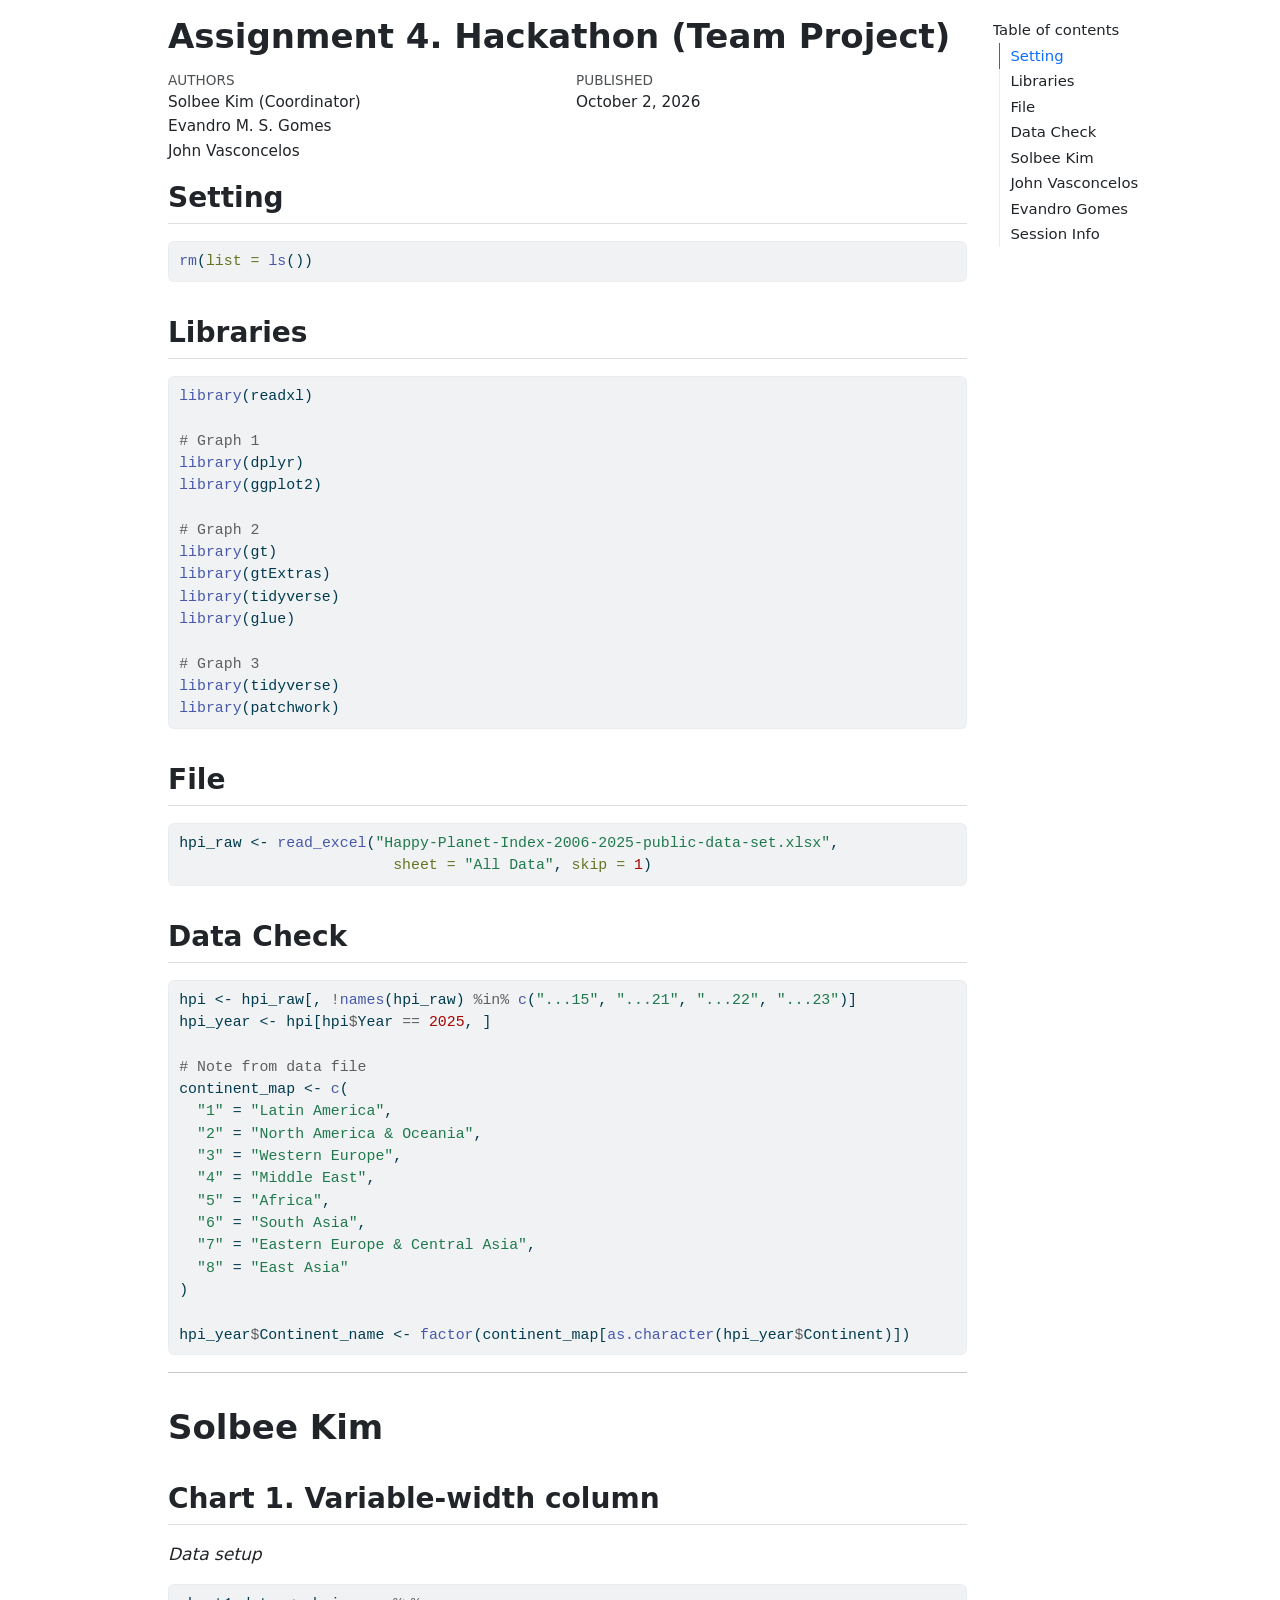
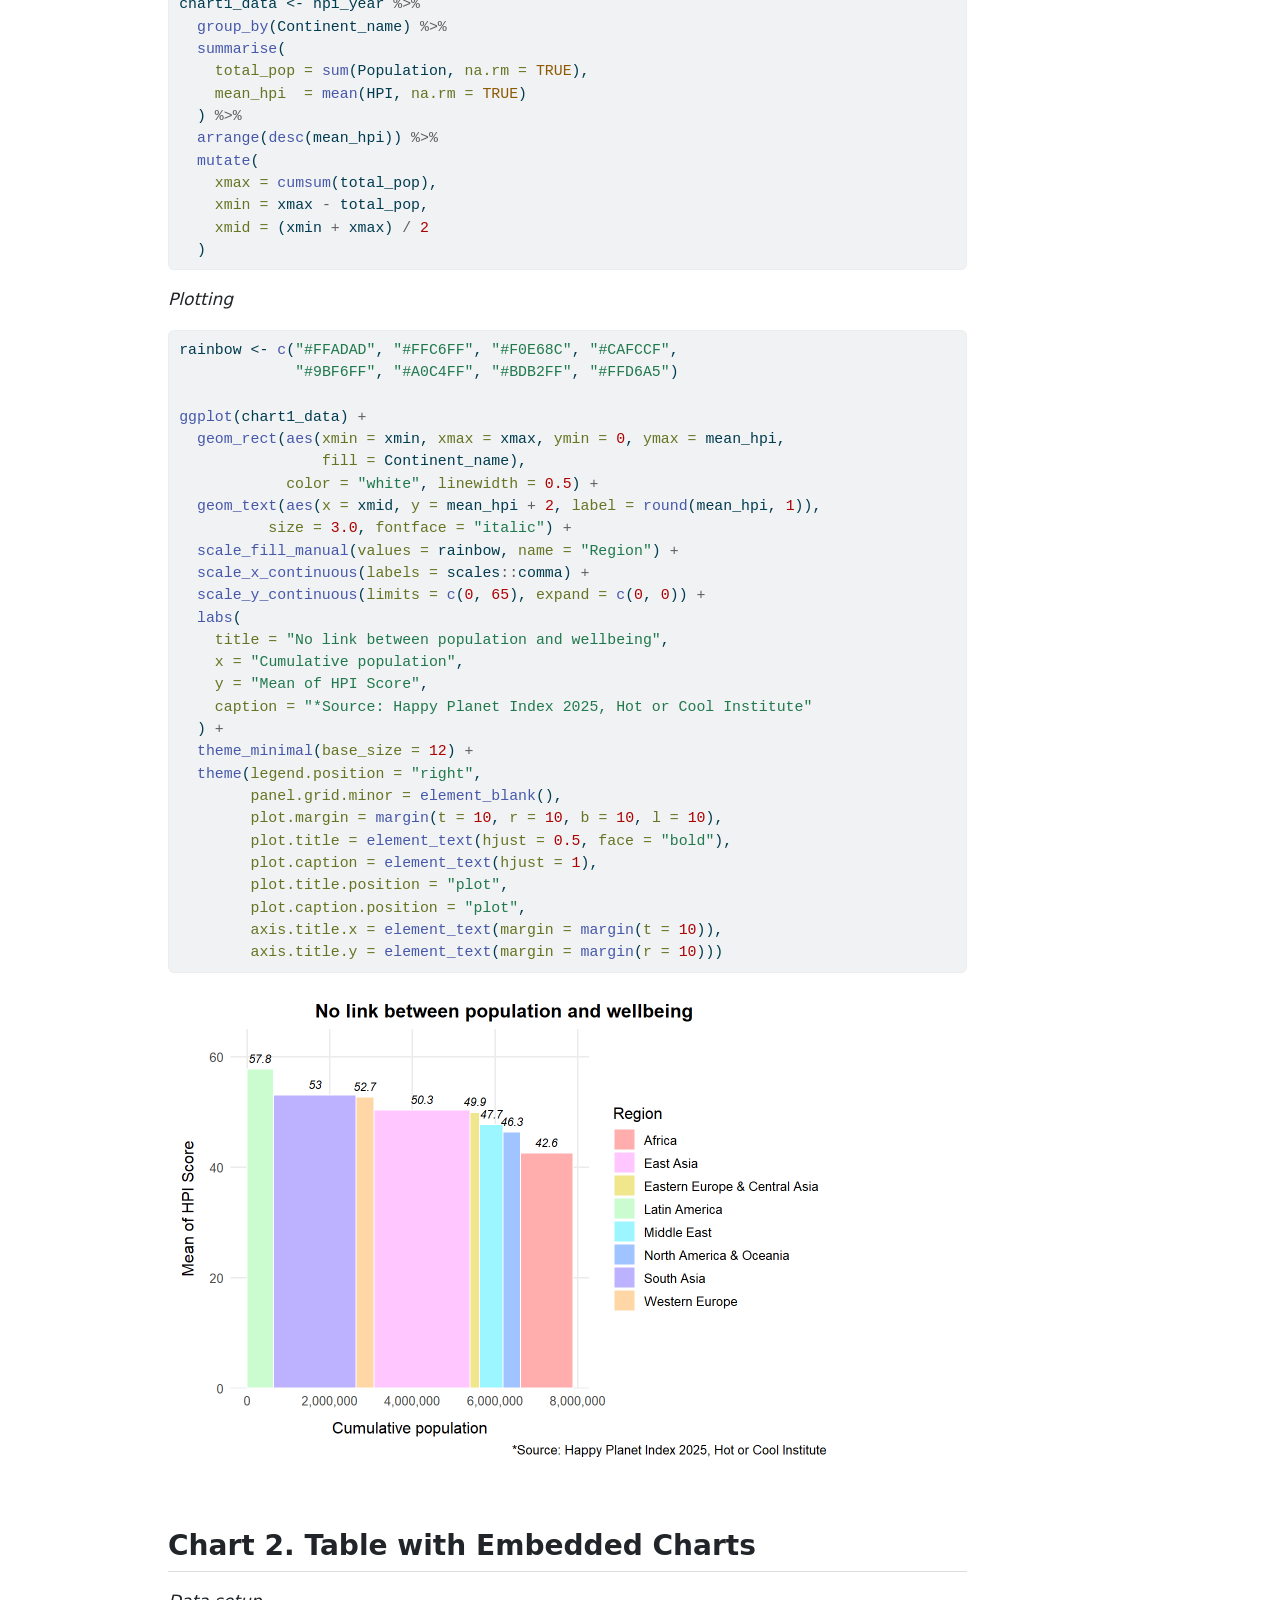
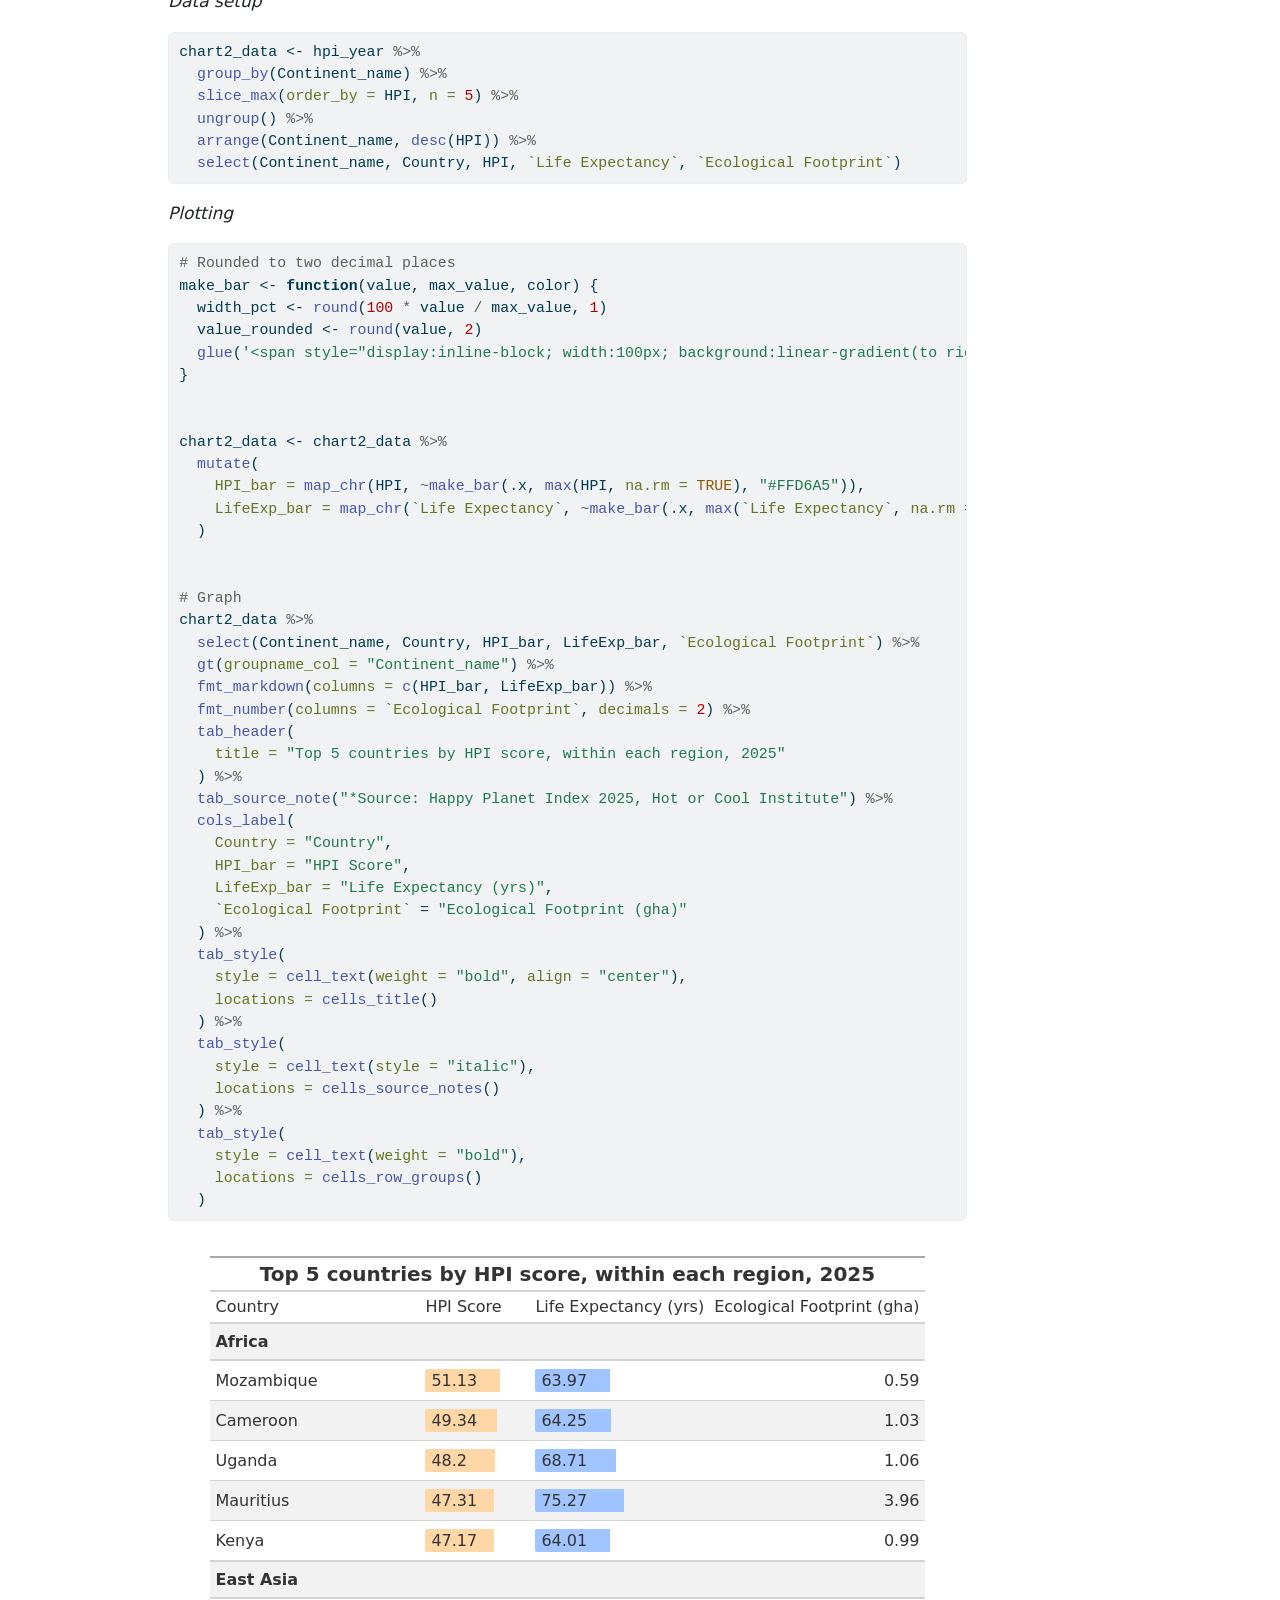
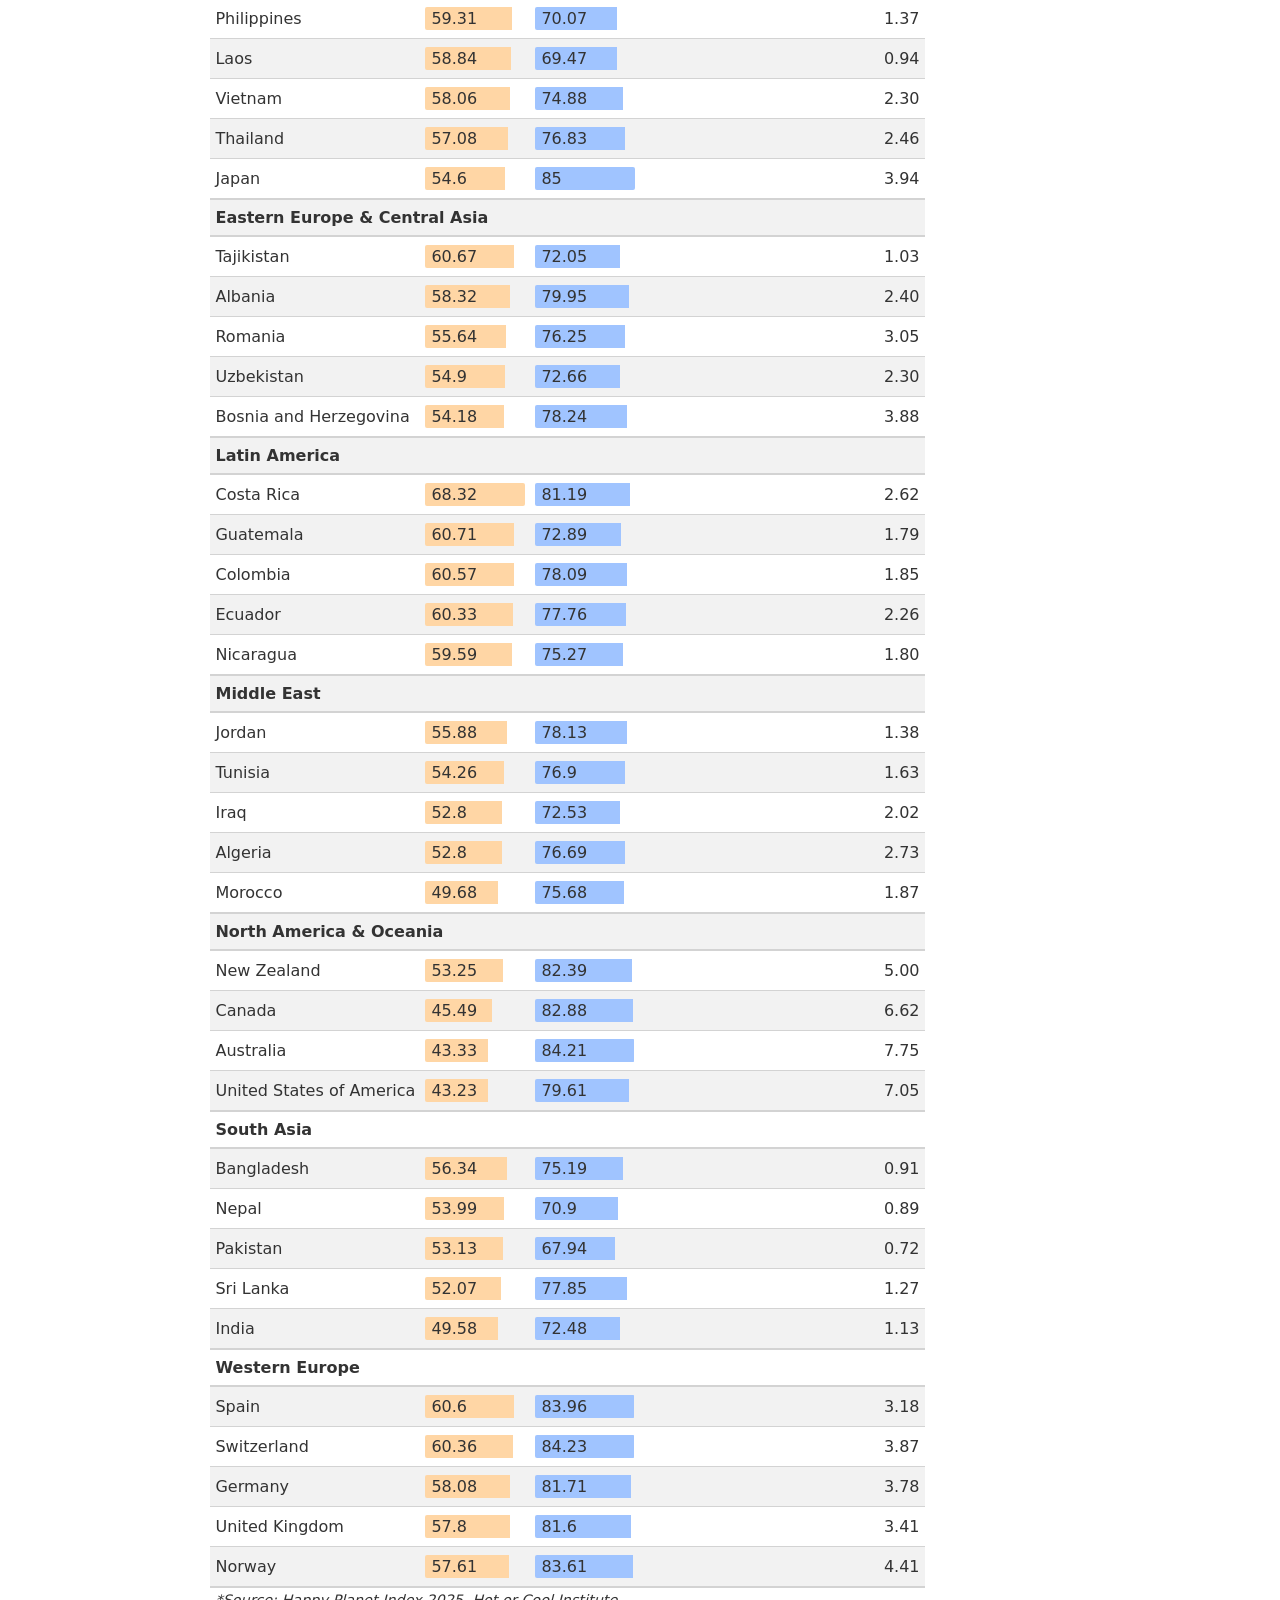
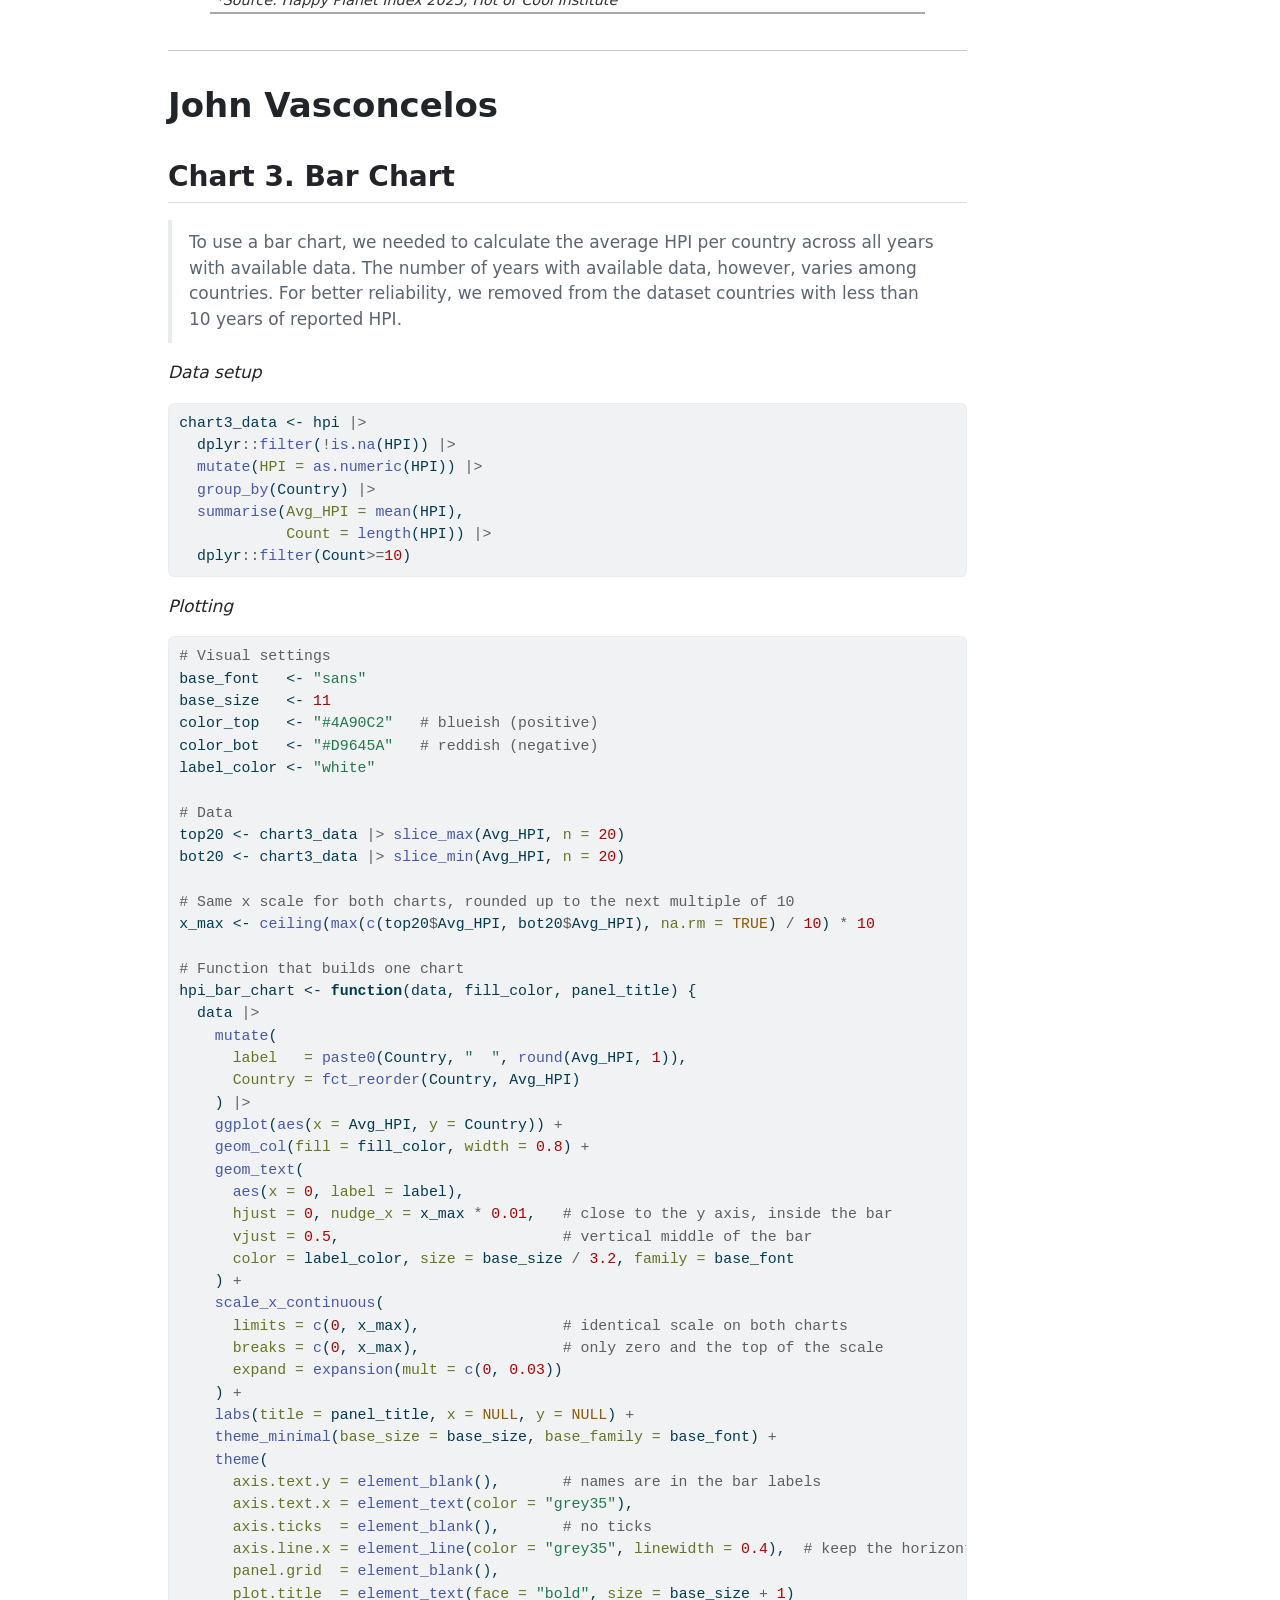
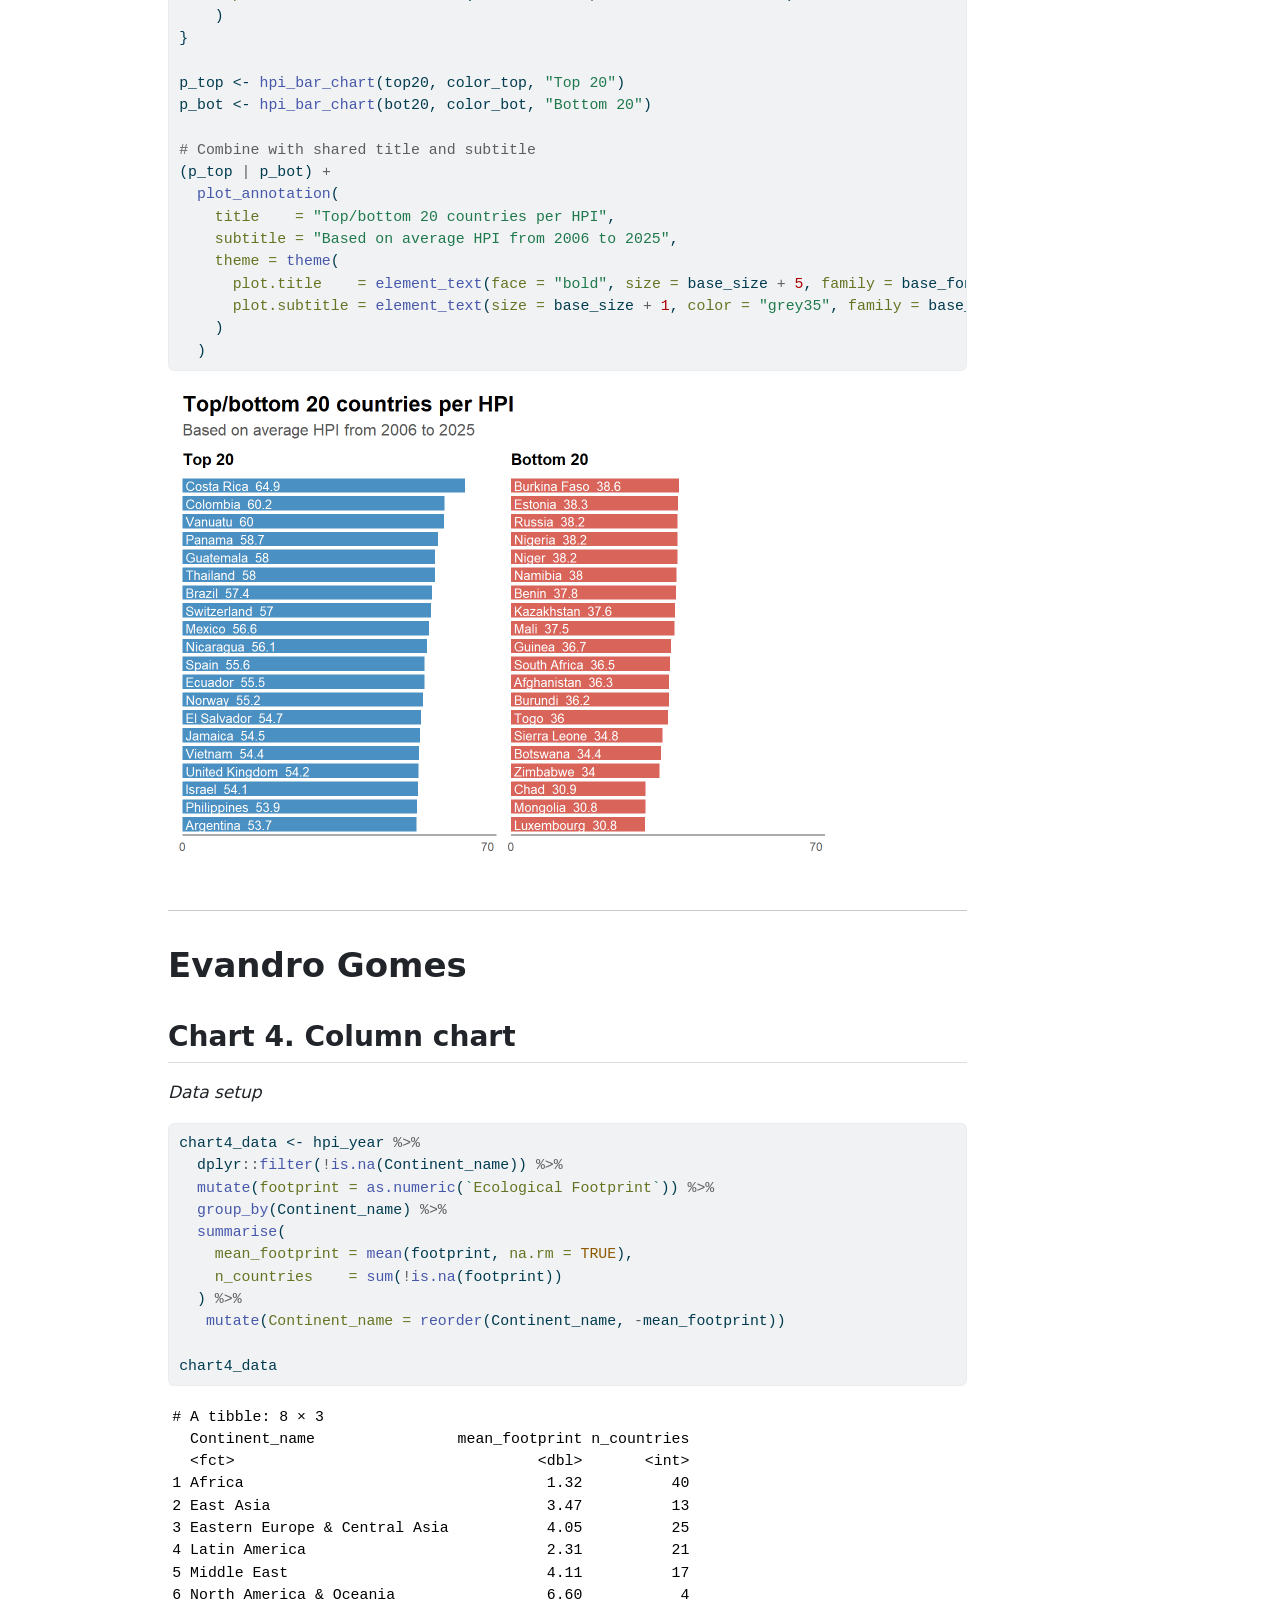
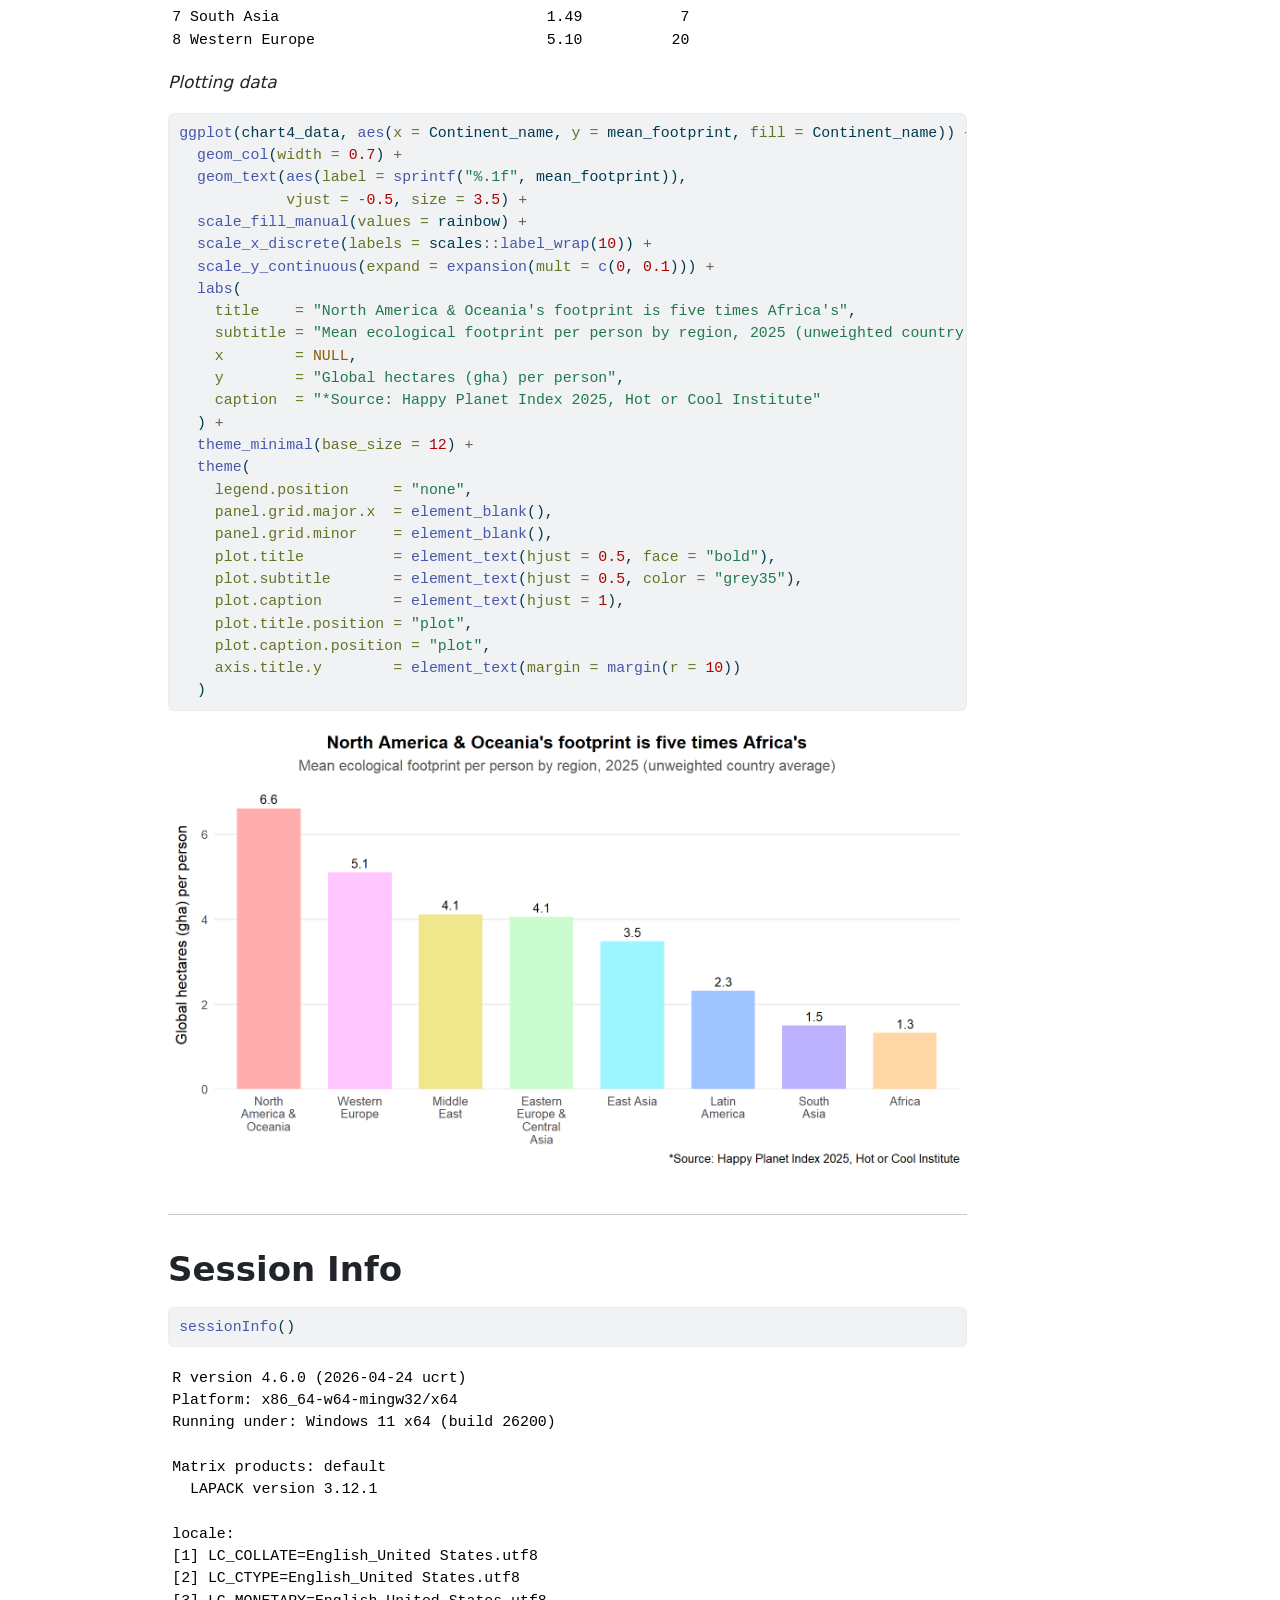
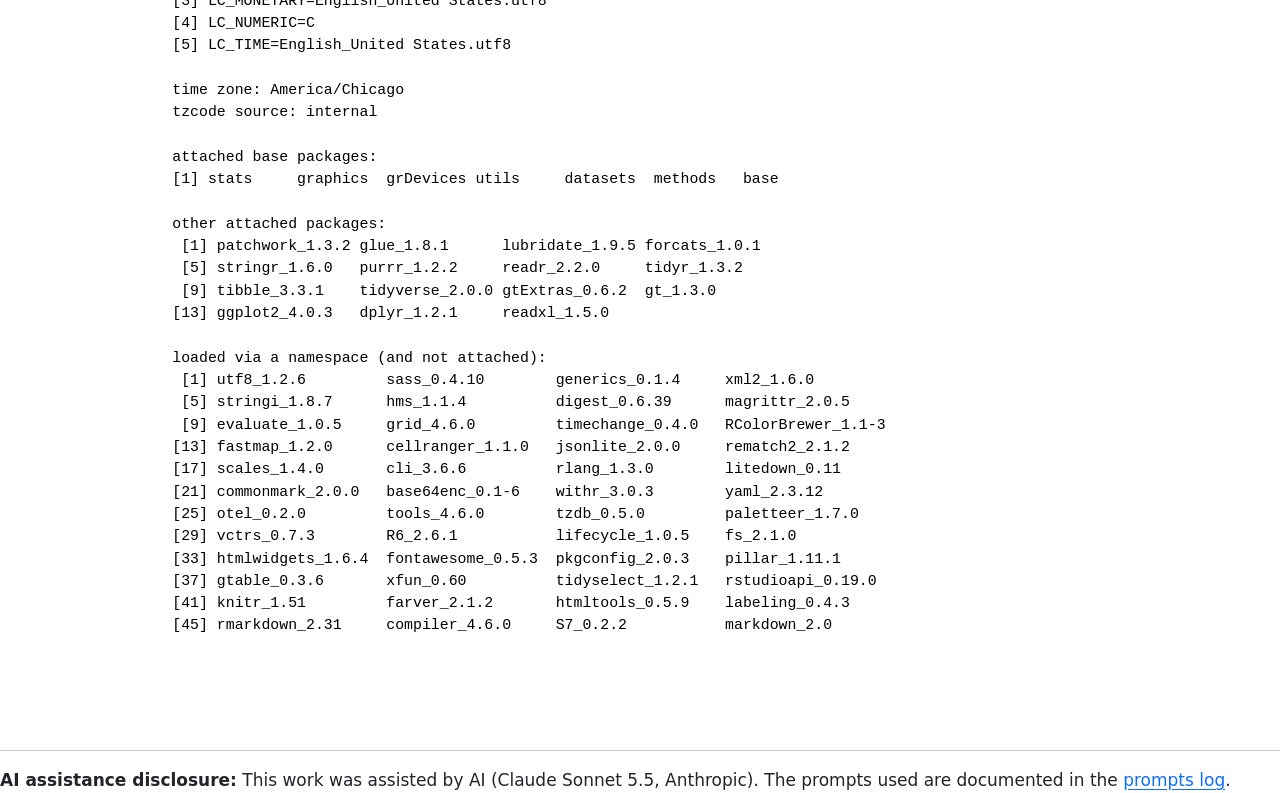
<file: hackathon_1/epps6356_assign04.html>
<!DOCTYPE html>
<html xmlns="http://www.w3.org/1999/xhtml" lang="en" xml:lang="en"><head>

<meta charset="utf-8">
<meta name="generator" content="quarto-1.9.38">

<meta name="viewport" content="width=device-width, initial-scale=1.0, user-scalable=yes">

<meta name="author" content="Solbee Kim (Coordinator)">
<meta name="author" content="Evandro M. S. Gomes">
<meta name="author" content="John Vasconcelos">
<meta name="dcterms.date" content="2026-10-02">

<title>Assignment 4. Hackathon (Team Project)</title>
<style>
/* Default styles provided by pandoc.
** See https://pandoc.org/MANUAL.html#variables-for-html for config info.
*/
code{white-space: pre-wrap;}
span.smallcaps{font-variant: small-caps;}
div.columns{display: flex; gap: min(4vw, 1.5em);}
div.column{flex: auto; overflow-x: auto;}
div.hanging-indent{margin-left: 1.5em; text-indent: -1.5em;}
ul.task-list{list-style: none;}
ul.task-list li input[type="checkbox"] {
  width: 0.8em;
  margin: 0 0.8em 0.2em -1em; /* quarto-specific, see https://github.com/quarto-dev/quarto-cli/issues/4556 */ 
  vertical-align: middle;
}
/* CSS for syntax highlighting */
html { -webkit-text-size-adjust: 100%; }
pre > code.sourceCode { white-space: pre; position: relative; }
pre > code.sourceCode > span { display: inline-block; line-height: 1.25; }
pre > code.sourceCode > span:empty { height: 1.2em; }
.sourceCode { overflow: visible; }
code.sourceCode > span { color: inherit; text-decoration: inherit; }
div.sourceCode { margin: 1em 0; }
pre.sourceCode { margin: 0; }
@media screen {
div.sourceCode { overflow: auto; }
}
@media print {
pre > code.sourceCode { white-space: pre-wrap; }
pre > code.sourceCode > span { text-indent: -5em; padding-left: 5em; }
}
pre.numberSource code
  { counter-reset: source-line 0; }
pre.numberSource code > span
  { position: relative; left: -4em; counter-increment: source-line; }
pre.numberSource code > span > a:first-child::before
  { content: counter(source-line);
    position: relative; left: -1em; text-align: right; vertical-align: baseline;
    border: none; display: inline-block;
    -webkit-touch-callout: none; -webkit-user-select: none;
    -khtml-user-select: none; -moz-user-select: none;
    -ms-user-select: none; user-select: none;
    padding: 0 4px; width: 4em;
  }
pre.numberSource { margin-left: 3em;  padding-left: 4px; }
div.sourceCode
  {   }
@media screen {
pre > code.sourceCode > span > a:first-child::before { text-decoration: underline; }
}
</style>


<script src="epps6356_assign04_files/libs/clipboard/clipboard.min.js"></script>
<script src="epps6356_assign04_files/libs/quarto-html/quarto.js" type="module"></script>
<script src="epps6356_assign04_files/libs/quarto-html/tabsets/tabsets.js" type="module"></script>
<script src="epps6356_assign04_files/libs/quarto-html/popper.min.js"></script>
<script src="epps6356_assign04_files/libs/quarto-html/tippy.umd.min.js"></script>
<script src="epps6356_assign04_files/libs/quarto-html/anchor.min.js"></script>
<link href="epps6356_assign04_files/libs/quarto-html/tippy.css" rel="stylesheet">
<link href="epps6356_assign04_files/libs/quarto-html/quarto-syntax-highlighting-15634bcf2e68342d4ad2dfa704d543f6.css" rel="stylesheet" id="quarto-text-highlighting-styles">
<script src="epps6356_assign04_files/libs/bootstrap/bootstrap.min.js"></script>
<link href="epps6356_assign04_files/libs/bootstrap/bootstrap-icons.css" rel="stylesheet">
<link href="epps6356_assign04_files/libs/bootstrap/bootstrap-efbb37e9afcc02144ebbc7afd12a776f.min.css" rel="stylesheet" append-hash="true" id="quarto-bootstrap" data-mode="light">


</head>

<body class="quarto-light">

<div id="quarto-content" class="page-columns page-rows-contents page-layout-article">
<div id="quarto-margin-sidebar" class="sidebar margin-sidebar">
  <nav id="TOC" role="doc-toc" class="toc-active">
    <h2 id="toc-title">Table of contents</h2>
   
  <ul>
  <li><a href="#setting" id="toc-setting" class="nav-link active" data-scroll-target="#setting">Setting</a></li>
  <li><a href="#libraries" id="toc-libraries" class="nav-link" data-scroll-target="#libraries">Libraries</a></li>
  <li><a href="#file" id="toc-file" class="nav-link" data-scroll-target="#file">File</a></li>
  <li><a href="#data-check" id="toc-data-check" class="nav-link" data-scroll-target="#data-check">Data Check</a></li>
  <li><a href="#solbee-kim" id="toc-solbee-kim" class="nav-link" data-scroll-target="#solbee-kim">Solbee Kim</a>
  <ul class="collapse">
  <li><a href="#chart-1.-variable-width-column" id="toc-chart-1.-variable-width-column" class="nav-link" data-scroll-target="#chart-1.-variable-width-column">Chart 1. Variable-width column</a></li>
  <li><a href="#chart-2.-table-with-embedded-charts" id="toc-chart-2.-table-with-embedded-charts" class="nav-link" data-scroll-target="#chart-2.-table-with-embedded-charts">Chart 2. Table with Embedded Charts</a></li>
  </ul></li>
  <li><a href="#john-vasconcelos" id="toc-john-vasconcelos" class="nav-link" data-scroll-target="#john-vasconcelos">John Vasconcelos</a>
  <ul class="collapse">
  <li><a href="#chart-3.-bar-chart" id="toc-chart-3.-bar-chart" class="nav-link" data-scroll-target="#chart-3.-bar-chart">Chart 3. Bar Chart</a></li>
  </ul></li>
  <li><a href="#evandro-gomes" id="toc-evandro-gomes" class="nav-link" data-scroll-target="#evandro-gomes">Evandro Gomes</a>
  <ul class="collapse">
  <li><a href="#chart-4.-column-chart" id="toc-chart-4.-column-chart" class="nav-link" data-scroll-target="#chart-4.-column-chart">Chart 4. Column chart</a></li>
  </ul></li>
  <li><a href="#session-info" id="toc-session-info" class="nav-link" data-scroll-target="#session-info">Session Info</a></li>
  </ul>
</nav>
</div>
<main class="content" id="quarto-document-content">

<header id="title-block-header" class="quarto-title-block default">
<div class="quarto-title">
<h1 class="title">Assignment 4. Hackathon (Team Project)</h1>
</div>



<div class="quarto-title-meta">

    <div>
    <div class="quarto-title-meta-heading">Authors</div>
    <div class="quarto-title-meta-contents">
             <p>Solbee Kim (Coordinator) </p>
             <p>Evandro M. S. Gomes </p>
             <p>John Vasconcelos </p>
          </div>
  </div>
    
    <div>
    <div class="quarto-title-meta-heading">Published</div>
    <div class="quarto-title-meta-contents">
      <p class="date">October 2, 2026</p>
    </div>
  </div>
  
    
  </div>
  


</header>


<section id="setting" class="level2">
<h2 class="anchored" data-anchor-id="setting">Setting</h2>
<div class="cell">
<div class="code-copy-outer-scaffold"><div class="sourceCode cell-code" id="cb1"><pre class="sourceCode r code-with-copy"><code class="sourceCode r"><span id="cb1-1"><a href="#cb1-1" aria-hidden="true" tabindex="-1"></a><span class="fu">rm</span>(<span class="at">list =</span> <span class="fu">ls</span>())</span></code></pre></div><button title="Copy to Clipboard" class="code-copy-button"><i class="bi"></i></button></div>
</div>
</section>
<section id="libraries" class="level2">
<h2 class="anchored" data-anchor-id="libraries">Libraries</h2>
<div class="cell">
<div class="code-copy-outer-scaffold"><div class="sourceCode cell-code" id="cb2"><pre class="sourceCode r code-with-copy"><code class="sourceCode r"><span id="cb2-1"><a href="#cb2-1" aria-hidden="true" tabindex="-1"></a><span class="fu">library</span>(readxl)</span>
<span id="cb2-2"><a href="#cb2-2" aria-hidden="true" tabindex="-1"></a></span>
<span id="cb2-3"><a href="#cb2-3" aria-hidden="true" tabindex="-1"></a><span class="co"># Graph 1</span></span>
<span id="cb2-4"><a href="#cb2-4" aria-hidden="true" tabindex="-1"></a><span class="fu">library</span>(dplyr)</span>
<span id="cb2-5"><a href="#cb2-5" aria-hidden="true" tabindex="-1"></a><span class="fu">library</span>(ggplot2)</span>
<span id="cb2-6"><a href="#cb2-6" aria-hidden="true" tabindex="-1"></a></span>
<span id="cb2-7"><a href="#cb2-7" aria-hidden="true" tabindex="-1"></a><span class="co"># Graph 2</span></span>
<span id="cb2-8"><a href="#cb2-8" aria-hidden="true" tabindex="-1"></a><span class="fu">library</span>(gt)</span>
<span id="cb2-9"><a href="#cb2-9" aria-hidden="true" tabindex="-1"></a><span class="fu">library</span>(gtExtras)</span>
<span id="cb2-10"><a href="#cb2-10" aria-hidden="true" tabindex="-1"></a><span class="fu">library</span>(tidyverse)</span>
<span id="cb2-11"><a href="#cb2-11" aria-hidden="true" tabindex="-1"></a><span class="fu">library</span>(glue)</span>
<span id="cb2-12"><a href="#cb2-12" aria-hidden="true" tabindex="-1"></a></span>
<span id="cb2-13"><a href="#cb2-13" aria-hidden="true" tabindex="-1"></a><span class="co"># Graph 3</span></span>
<span id="cb2-14"><a href="#cb2-14" aria-hidden="true" tabindex="-1"></a><span class="fu">library</span>(tidyverse)</span>
<span id="cb2-15"><a href="#cb2-15" aria-hidden="true" tabindex="-1"></a><span class="fu">library</span>(patchwork) </span></code></pre></div><button title="Copy to Clipboard" class="code-copy-button"><i class="bi"></i></button></div>
</div>
</section>
<section id="file" class="level2">
<h2 class="anchored" data-anchor-id="file">File</h2>
<div class="cell">
<div class="code-copy-outer-scaffold"><div class="sourceCode cell-code" id="cb3"><pre class="sourceCode r code-with-copy"><code class="sourceCode r"><span id="cb3-1"><a href="#cb3-1" aria-hidden="true" tabindex="-1"></a>hpi_raw <span class="ot">&lt;-</span> <span class="fu">read_excel</span>(<span class="st">"Happy-Planet-Index-2006-2025-public-data-set.xlsx"</span>, </span>
<span id="cb3-2"><a href="#cb3-2" aria-hidden="true" tabindex="-1"></a>                        <span class="at">sheet =</span> <span class="st">"All Data"</span>, <span class="at">skip =</span> <span class="dv">1</span>)</span></code></pre></div><button title="Copy to Clipboard" class="code-copy-button"><i class="bi"></i></button></div>
</div>
</section>
<section id="data-check" class="level2">
<h2 class="anchored" data-anchor-id="data-check">Data Check</h2>
<div class="cell">
<div class="code-copy-outer-scaffold"><div class="sourceCode cell-code" id="cb4"><pre class="sourceCode r code-with-copy"><code class="sourceCode r"><span id="cb4-1"><a href="#cb4-1" aria-hidden="true" tabindex="-1"></a>hpi <span class="ot">&lt;-</span> hpi_raw[, <span class="sc">!</span><span class="fu">names</span>(hpi_raw) <span class="sc">%in%</span> <span class="fu">c</span>(<span class="st">"...15"</span>, <span class="st">"...21"</span>, <span class="st">"...22"</span>, <span class="st">"...23"</span>)]</span>
<span id="cb4-2"><a href="#cb4-2" aria-hidden="true" tabindex="-1"></a>hpi_year <span class="ot">&lt;-</span> hpi[hpi<span class="sc">$</span>Year <span class="sc">==</span> <span class="dv">2025</span>, ]</span>
<span id="cb4-3"><a href="#cb4-3" aria-hidden="true" tabindex="-1"></a></span>
<span id="cb4-4"><a href="#cb4-4" aria-hidden="true" tabindex="-1"></a><span class="co"># Note from data file</span></span>
<span id="cb4-5"><a href="#cb4-5" aria-hidden="true" tabindex="-1"></a>continent_map <span class="ot">&lt;-</span> <span class="fu">c</span>(</span>
<span id="cb4-6"><a href="#cb4-6" aria-hidden="true" tabindex="-1"></a>  <span class="st">"1"</span> <span class="ot">=</span> <span class="st">"Latin America"</span>,</span>
<span id="cb4-7"><a href="#cb4-7" aria-hidden="true" tabindex="-1"></a>  <span class="st">"2"</span> <span class="ot">=</span> <span class="st">"North America &amp; Oceania"</span>,</span>
<span id="cb4-8"><a href="#cb4-8" aria-hidden="true" tabindex="-1"></a>  <span class="st">"3"</span> <span class="ot">=</span> <span class="st">"Western Europe"</span>,</span>
<span id="cb4-9"><a href="#cb4-9" aria-hidden="true" tabindex="-1"></a>  <span class="st">"4"</span> <span class="ot">=</span> <span class="st">"Middle East"</span>,</span>
<span id="cb4-10"><a href="#cb4-10" aria-hidden="true" tabindex="-1"></a>  <span class="st">"5"</span> <span class="ot">=</span> <span class="st">"Africa"</span>,</span>
<span id="cb4-11"><a href="#cb4-11" aria-hidden="true" tabindex="-1"></a>  <span class="st">"6"</span> <span class="ot">=</span> <span class="st">"South Asia"</span>,</span>
<span id="cb4-12"><a href="#cb4-12" aria-hidden="true" tabindex="-1"></a>  <span class="st">"7"</span> <span class="ot">=</span> <span class="st">"Eastern Europe &amp; Central Asia"</span>,</span>
<span id="cb4-13"><a href="#cb4-13" aria-hidden="true" tabindex="-1"></a>  <span class="st">"8"</span> <span class="ot">=</span> <span class="st">"East Asia"</span></span>
<span id="cb4-14"><a href="#cb4-14" aria-hidden="true" tabindex="-1"></a>)</span>
<span id="cb4-15"><a href="#cb4-15" aria-hidden="true" tabindex="-1"></a></span>
<span id="cb4-16"><a href="#cb4-16" aria-hidden="true" tabindex="-1"></a>hpi_year<span class="sc">$</span>Continent_name <span class="ot">&lt;-</span> <span class="fu">factor</span>(continent_map[<span class="fu">as.character</span>(hpi_year<span class="sc">$</span>Continent)])</span></code></pre></div><button title="Copy to Clipboard" class="code-copy-button"><i class="bi"></i></button></div>
</div>
<hr>
</section>
<section id="solbee-kim" class="level1">
<h1>Solbee Kim</h1>
<section id="chart-1.-variable-width-column" class="level2">
<h2 class="anchored" data-anchor-id="chart-1.-variable-width-column">Chart 1. Variable-width column</h2>
<p><em>Data setup</em></p>
<div class="cell">
<div class="code-copy-outer-scaffold"><div class="sourceCode cell-code" id="cb5"><pre class="sourceCode r code-with-copy"><code class="sourceCode r"><span id="cb5-1"><a href="#cb5-1" aria-hidden="true" tabindex="-1"></a>chart1_data <span class="ot">&lt;-</span> hpi_year <span class="sc">%&gt;%</span></span>
<span id="cb5-2"><a href="#cb5-2" aria-hidden="true" tabindex="-1"></a>  <span class="fu">group_by</span>(Continent_name) <span class="sc">%&gt;%</span></span>
<span id="cb5-3"><a href="#cb5-3" aria-hidden="true" tabindex="-1"></a>  <span class="fu">summarise</span>(</span>
<span id="cb5-4"><a href="#cb5-4" aria-hidden="true" tabindex="-1"></a>    <span class="at">total_pop =</span> <span class="fu">sum</span>(Population, <span class="at">na.rm =</span> <span class="cn">TRUE</span>),</span>
<span id="cb5-5"><a href="#cb5-5" aria-hidden="true" tabindex="-1"></a>    <span class="at">mean_hpi  =</span> <span class="fu">mean</span>(HPI, <span class="at">na.rm =</span> <span class="cn">TRUE</span>)</span>
<span id="cb5-6"><a href="#cb5-6" aria-hidden="true" tabindex="-1"></a>  ) <span class="sc">%&gt;%</span></span>
<span id="cb5-7"><a href="#cb5-7" aria-hidden="true" tabindex="-1"></a>  <span class="fu">arrange</span>(<span class="fu">desc</span>(mean_hpi)) <span class="sc">%&gt;%</span></span>
<span id="cb5-8"><a href="#cb5-8" aria-hidden="true" tabindex="-1"></a>  <span class="fu">mutate</span>(</span>
<span id="cb5-9"><a href="#cb5-9" aria-hidden="true" tabindex="-1"></a>    <span class="at">xmax =</span> <span class="fu">cumsum</span>(total_pop),</span>
<span id="cb5-10"><a href="#cb5-10" aria-hidden="true" tabindex="-1"></a>    <span class="at">xmin =</span> xmax <span class="sc">-</span> total_pop,</span>
<span id="cb5-11"><a href="#cb5-11" aria-hidden="true" tabindex="-1"></a>    <span class="at">xmid =</span> (xmin <span class="sc">+</span> xmax) <span class="sc">/</span> <span class="dv">2</span></span>
<span id="cb5-12"><a href="#cb5-12" aria-hidden="true" tabindex="-1"></a>  )</span></code></pre></div><button title="Copy to Clipboard" class="code-copy-button"><i class="bi"></i></button></div>
</div>
<p><em>Plotting</em></p>
<div class="cell">
<div class="code-copy-outer-scaffold"><div class="sourceCode cell-code" id="cb6"><pre class="sourceCode r code-with-copy"><code class="sourceCode r"><span id="cb6-1"><a href="#cb6-1" aria-hidden="true" tabindex="-1"></a>rainbow <span class="ot">&lt;-</span> <span class="fu">c</span>(<span class="st">"#FFADAD"</span>, <span class="st">"#FFC6FF"</span>, <span class="st">"#F0E68C"</span>, <span class="st">"#CAFCCF"</span>, </span>
<span id="cb6-2"><a href="#cb6-2" aria-hidden="true" tabindex="-1"></a>             <span class="st">"#9BF6FF"</span>, <span class="st">"#A0C4FF"</span>, <span class="st">"#BDB2FF"</span>, <span class="st">"#FFD6A5"</span>)</span>
<span id="cb6-3"><a href="#cb6-3" aria-hidden="true" tabindex="-1"></a></span>
<span id="cb6-4"><a href="#cb6-4" aria-hidden="true" tabindex="-1"></a><span class="fu">ggplot</span>(chart1_data) <span class="sc">+</span></span>
<span id="cb6-5"><a href="#cb6-5" aria-hidden="true" tabindex="-1"></a>  <span class="fu">geom_rect</span>(<span class="fu">aes</span>(<span class="at">xmin =</span> xmin, <span class="at">xmax =</span> xmax, <span class="at">ymin =</span> <span class="dv">0</span>, <span class="at">ymax =</span> mean_hpi,</span>
<span id="cb6-6"><a href="#cb6-6" aria-hidden="true" tabindex="-1"></a>                <span class="at">fill =</span> Continent_name),</span>
<span id="cb6-7"><a href="#cb6-7" aria-hidden="true" tabindex="-1"></a>            <span class="at">color =</span> <span class="st">"white"</span>, <span class="at">linewidth =</span> <span class="fl">0.5</span>) <span class="sc">+</span></span>
<span id="cb6-8"><a href="#cb6-8" aria-hidden="true" tabindex="-1"></a>  <span class="fu">geom_text</span>(<span class="fu">aes</span>(<span class="at">x =</span> xmid, <span class="at">y =</span> mean_hpi <span class="sc">+</span> <span class="dv">2</span>, <span class="at">label =</span> <span class="fu">round</span>(mean_hpi, <span class="dv">1</span>)),</span>
<span id="cb6-9"><a href="#cb6-9" aria-hidden="true" tabindex="-1"></a>          <span class="at">size =</span> <span class="fl">3.0</span>, <span class="at">fontface =</span> <span class="st">"italic"</span>) <span class="sc">+</span></span>
<span id="cb6-10"><a href="#cb6-10" aria-hidden="true" tabindex="-1"></a>  <span class="fu">scale_fill_manual</span>(<span class="at">values =</span> rainbow, <span class="at">name =</span> <span class="st">"Region"</span>) <span class="sc">+</span></span>
<span id="cb6-11"><a href="#cb6-11" aria-hidden="true" tabindex="-1"></a>  <span class="fu">scale_x_continuous</span>(<span class="at">labels =</span> scales<span class="sc">::</span>comma) <span class="sc">+</span></span>
<span id="cb6-12"><a href="#cb6-12" aria-hidden="true" tabindex="-1"></a>  <span class="fu">scale_y_continuous</span>(<span class="at">limits =</span> <span class="fu">c</span>(<span class="dv">0</span>, <span class="dv">65</span>), <span class="at">expand =</span> <span class="fu">c</span>(<span class="dv">0</span>, <span class="dv">0</span>)) <span class="sc">+</span></span>
<span id="cb6-13"><a href="#cb6-13" aria-hidden="true" tabindex="-1"></a>  <span class="fu">labs</span>(</span>
<span id="cb6-14"><a href="#cb6-14" aria-hidden="true" tabindex="-1"></a>    <span class="at">title =</span> <span class="st">"No link between population and wellbeing"</span>,</span>
<span id="cb6-15"><a href="#cb6-15" aria-hidden="true" tabindex="-1"></a>    <span class="at">x =</span> <span class="st">"Cumulative population"</span>,</span>
<span id="cb6-16"><a href="#cb6-16" aria-hidden="true" tabindex="-1"></a>    <span class="at">y =</span> <span class="st">"Mean of HPI Score"</span>,</span>
<span id="cb6-17"><a href="#cb6-17" aria-hidden="true" tabindex="-1"></a>    <span class="at">caption =</span> <span class="st">"*Source: Happy Planet Index 2025, Hot or Cool Institute"</span></span>
<span id="cb6-18"><a href="#cb6-18" aria-hidden="true" tabindex="-1"></a>  ) <span class="sc">+</span></span>
<span id="cb6-19"><a href="#cb6-19" aria-hidden="true" tabindex="-1"></a>  <span class="fu">theme_minimal</span>(<span class="at">base_size =</span> <span class="dv">12</span>) <span class="sc">+</span></span>
<span id="cb6-20"><a href="#cb6-20" aria-hidden="true" tabindex="-1"></a>  <span class="fu">theme</span>(<span class="at">legend.position =</span> <span class="st">"right"</span>,</span>
<span id="cb6-21"><a href="#cb6-21" aria-hidden="true" tabindex="-1"></a>        <span class="at">panel.grid.minor =</span> <span class="fu">element_blank</span>(),</span>
<span id="cb6-22"><a href="#cb6-22" aria-hidden="true" tabindex="-1"></a>        <span class="at">plot.margin =</span> <span class="fu">margin</span>(<span class="at">t =</span> <span class="dv">10</span>, <span class="at">r =</span> <span class="dv">10</span>, <span class="at">b =</span> <span class="dv">10</span>, <span class="at">l =</span> <span class="dv">10</span>),</span>
<span id="cb6-23"><a href="#cb6-23" aria-hidden="true" tabindex="-1"></a>        <span class="at">plot.title =</span> <span class="fu">element_text</span>(<span class="at">hjust =</span> <span class="fl">0.5</span>, <span class="at">face =</span> <span class="st">"bold"</span>),</span>
<span id="cb6-24"><a href="#cb6-24" aria-hidden="true" tabindex="-1"></a>        <span class="at">plot.caption =</span> <span class="fu">element_text</span>(<span class="at">hjust =</span> <span class="dv">1</span>),</span>
<span id="cb6-25"><a href="#cb6-25" aria-hidden="true" tabindex="-1"></a>        <span class="at">plot.title.position =</span> <span class="st">"plot"</span>,</span>
<span id="cb6-26"><a href="#cb6-26" aria-hidden="true" tabindex="-1"></a>        <span class="at">plot.caption.position =</span> <span class="st">"plot"</span>,</span>
<span id="cb6-27"><a href="#cb6-27" aria-hidden="true" tabindex="-1"></a>        <span class="at">axis.title.x =</span> <span class="fu">element_text</span>(<span class="at">margin =</span> <span class="fu">margin</span>(<span class="at">t =</span> <span class="dv">10</span>)),</span>
<span id="cb6-28"><a href="#cb6-28" aria-hidden="true" tabindex="-1"></a>        <span class="at">axis.title.y =</span> <span class="fu">element_text</span>(<span class="at">margin =</span> <span class="fu">margin</span>(<span class="at">r =</span> <span class="dv">10</span>)))</span></code></pre></div><button title="Copy to Clipboard" class="code-copy-button"><i class="bi"></i></button></div>
<div class="cell-output-display">
<div>
<figure class="figure">
<p><img src="epps6356_assign04_files/figure-html/chart1_plot-1.png" class="img-fluid figure-img" width="672"></p>
</figure>
</div>
</div>
</div>
</section>
<section id="chart-2.-table-with-embedded-charts" class="level2">
<h2 class="anchored" data-anchor-id="chart-2.-table-with-embedded-charts">Chart 2. Table with Embedded Charts</h2>
<p><em>Data setup</em></p>
<div class="cell">
<div class="code-copy-outer-scaffold"><div class="sourceCode cell-code" id="cb7"><pre class="sourceCode r code-with-copy"><code class="sourceCode r"><span id="cb7-1"><a href="#cb7-1" aria-hidden="true" tabindex="-1"></a>chart2_data <span class="ot">&lt;-</span> hpi_year <span class="sc">%&gt;%</span></span>
<span id="cb7-2"><a href="#cb7-2" aria-hidden="true" tabindex="-1"></a>  <span class="fu">group_by</span>(Continent_name) <span class="sc">%&gt;%</span></span>
<span id="cb7-3"><a href="#cb7-3" aria-hidden="true" tabindex="-1"></a>  <span class="fu">slice_max</span>(<span class="at">order_by =</span> HPI, <span class="at">n =</span> <span class="dv">5</span>) <span class="sc">%&gt;%</span></span>
<span id="cb7-4"><a href="#cb7-4" aria-hidden="true" tabindex="-1"></a>  <span class="fu">ungroup</span>() <span class="sc">%&gt;%</span></span>
<span id="cb7-5"><a href="#cb7-5" aria-hidden="true" tabindex="-1"></a>  <span class="fu">arrange</span>(Continent_name, <span class="fu">desc</span>(HPI)) <span class="sc">%&gt;%</span></span>
<span id="cb7-6"><a href="#cb7-6" aria-hidden="true" tabindex="-1"></a>  <span class="fu">select</span>(Continent_name, Country, HPI, <span class="st">`</span><span class="at">Life Expectancy</span><span class="st">`</span>, <span class="st">`</span><span class="at">Ecological Footprint</span><span class="st">`</span>)</span></code></pre></div><button title="Copy to Clipboard" class="code-copy-button"><i class="bi"></i></button></div>
</div>
<p><em>Plotting</em></p>
<div class="cell">
<div class="code-copy-outer-scaffold"><div class="sourceCode cell-code" id="cb8"><pre class="sourceCode r code-with-copy"><code class="sourceCode r"><span id="cb8-1"><a href="#cb8-1" aria-hidden="true" tabindex="-1"></a><span class="co"># Rounded to two decimal places </span></span>
<span id="cb8-2"><a href="#cb8-2" aria-hidden="true" tabindex="-1"></a>make_bar <span class="ot">&lt;-</span> <span class="cf">function</span>(value, max_value, color) {</span>
<span id="cb8-3"><a href="#cb8-3" aria-hidden="true" tabindex="-1"></a>  width_pct <span class="ot">&lt;-</span> <span class="fu">round</span>(<span class="dv">100</span> <span class="sc">*</span> value <span class="sc">/</span> max_value, <span class="dv">1</span>)</span>
<span id="cb8-4"><a href="#cb8-4" aria-hidden="true" tabindex="-1"></a>  value_rounded <span class="ot">&lt;-</span> <span class="fu">round</span>(value, <span class="dv">2</span>)</span>
<span id="cb8-5"><a href="#cb8-5" aria-hidden="true" tabindex="-1"></a>  <span class="fu">glue</span>(<span class="st">'&lt;span style="display:inline-block; width:100px; background:linear-gradient(to right, {color} {width_pct}%, transparent {width_pct}%); padding:2px 6px; border-radius:2px;"&gt;{value_rounded}&lt;/span&gt;'</span>)</span>
<span id="cb8-6"><a href="#cb8-6" aria-hidden="true" tabindex="-1"></a>}</span>
<span id="cb8-7"><a href="#cb8-7" aria-hidden="true" tabindex="-1"></a></span>
<span id="cb8-8"><a href="#cb8-8" aria-hidden="true" tabindex="-1"></a></span>
<span id="cb8-9"><a href="#cb8-9" aria-hidden="true" tabindex="-1"></a>chart2_data <span class="ot">&lt;-</span> chart2_data <span class="sc">%&gt;%</span></span>
<span id="cb8-10"><a href="#cb8-10" aria-hidden="true" tabindex="-1"></a>  <span class="fu">mutate</span>(</span>
<span id="cb8-11"><a href="#cb8-11" aria-hidden="true" tabindex="-1"></a>    <span class="at">HPI_bar =</span> <span class="fu">map_chr</span>(HPI, <span class="sc">~</span><span class="fu">make_bar</span>(.x, <span class="fu">max</span>(HPI, <span class="at">na.rm =</span> <span class="cn">TRUE</span>), <span class="st">"#FFD6A5"</span>)),</span>
<span id="cb8-12"><a href="#cb8-12" aria-hidden="true" tabindex="-1"></a>    <span class="at">LifeExp_bar =</span> <span class="fu">map_chr</span>(<span class="st">`</span><span class="at">Life Expectancy</span><span class="st">`</span>, <span class="sc">~</span><span class="fu">make_bar</span>(.x, <span class="fu">max</span>(<span class="st">`</span><span class="at">Life Expectancy</span><span class="st">`</span>, <span class="at">na.rm =</span> <span class="cn">TRUE</span>), <span class="st">"#A0C4FF"</span>))</span>
<span id="cb8-13"><a href="#cb8-13" aria-hidden="true" tabindex="-1"></a>  )</span>
<span id="cb8-14"><a href="#cb8-14" aria-hidden="true" tabindex="-1"></a></span>
<span id="cb8-15"><a href="#cb8-15" aria-hidden="true" tabindex="-1"></a></span>
<span id="cb8-16"><a href="#cb8-16" aria-hidden="true" tabindex="-1"></a><span class="co"># Graph</span></span>
<span id="cb8-17"><a href="#cb8-17" aria-hidden="true" tabindex="-1"></a>chart2_data <span class="sc">%&gt;%</span></span>
<span id="cb8-18"><a href="#cb8-18" aria-hidden="true" tabindex="-1"></a>  <span class="fu">select</span>(Continent_name, Country, HPI_bar, LifeExp_bar, <span class="st">`</span><span class="at">Ecological Footprint</span><span class="st">`</span>) <span class="sc">%&gt;%</span></span>
<span id="cb8-19"><a href="#cb8-19" aria-hidden="true" tabindex="-1"></a>  <span class="fu">gt</span>(<span class="at">groupname_col =</span> <span class="st">"Continent_name"</span>) <span class="sc">%&gt;%</span></span>
<span id="cb8-20"><a href="#cb8-20" aria-hidden="true" tabindex="-1"></a>  <span class="fu">fmt_markdown</span>(<span class="at">columns =</span> <span class="fu">c</span>(HPI_bar, LifeExp_bar)) <span class="sc">%&gt;%</span></span>
<span id="cb8-21"><a href="#cb8-21" aria-hidden="true" tabindex="-1"></a>  <span class="fu">fmt_number</span>(<span class="at">columns =</span> <span class="st">`</span><span class="at">Ecological Footprint</span><span class="st">`</span>, <span class="at">decimals =</span> <span class="dv">2</span>) <span class="sc">%&gt;%</span></span>
<span id="cb8-22"><a href="#cb8-22" aria-hidden="true" tabindex="-1"></a>  <span class="fu">tab_header</span>(</span>
<span id="cb8-23"><a href="#cb8-23" aria-hidden="true" tabindex="-1"></a>    <span class="at">title =</span> <span class="st">"Top 5 countries by HPI score, within each region, 2025"</span></span>
<span id="cb8-24"><a href="#cb8-24" aria-hidden="true" tabindex="-1"></a>  ) <span class="sc">%&gt;%</span></span>
<span id="cb8-25"><a href="#cb8-25" aria-hidden="true" tabindex="-1"></a>  <span class="fu">tab_source_note</span>(<span class="st">"*Source: Happy Planet Index 2025, Hot or Cool Institute"</span>) <span class="sc">%&gt;%</span></span>
<span id="cb8-26"><a href="#cb8-26" aria-hidden="true" tabindex="-1"></a>  <span class="fu">cols_label</span>(</span>
<span id="cb8-27"><a href="#cb8-27" aria-hidden="true" tabindex="-1"></a>    <span class="at">Country =</span> <span class="st">"Country"</span>,</span>
<span id="cb8-28"><a href="#cb8-28" aria-hidden="true" tabindex="-1"></a>    <span class="at">HPI_bar =</span> <span class="st">"HPI Score"</span>,</span>
<span id="cb8-29"><a href="#cb8-29" aria-hidden="true" tabindex="-1"></a>    <span class="at">LifeExp_bar =</span> <span class="st">"Life Expectancy (yrs)"</span>,</span>
<span id="cb8-30"><a href="#cb8-30" aria-hidden="true" tabindex="-1"></a>    <span class="st">`</span><span class="at">Ecological Footprint</span><span class="st">`</span> <span class="ot">=</span> <span class="st">"Ecological Footprint (gha)"</span></span>
<span id="cb8-31"><a href="#cb8-31" aria-hidden="true" tabindex="-1"></a>  ) <span class="sc">%&gt;%</span></span>
<span id="cb8-32"><a href="#cb8-32" aria-hidden="true" tabindex="-1"></a>  <span class="fu">tab_style</span>(</span>
<span id="cb8-33"><a href="#cb8-33" aria-hidden="true" tabindex="-1"></a>    <span class="at">style =</span> <span class="fu">cell_text</span>(<span class="at">weight =</span> <span class="st">"bold"</span>, <span class="at">align =</span> <span class="st">"center"</span>),</span>
<span id="cb8-34"><a href="#cb8-34" aria-hidden="true" tabindex="-1"></a>    <span class="at">locations =</span> <span class="fu">cells_title</span>()</span>
<span id="cb8-35"><a href="#cb8-35" aria-hidden="true" tabindex="-1"></a>  ) <span class="sc">%&gt;%</span></span>
<span id="cb8-36"><a href="#cb8-36" aria-hidden="true" tabindex="-1"></a>  <span class="fu">tab_style</span>(</span>
<span id="cb8-37"><a href="#cb8-37" aria-hidden="true" tabindex="-1"></a>    <span class="at">style =</span> <span class="fu">cell_text</span>(<span class="at">style =</span> <span class="st">"italic"</span>),</span>
<span id="cb8-38"><a href="#cb8-38" aria-hidden="true" tabindex="-1"></a>    <span class="at">locations =</span> <span class="fu">cells_source_notes</span>()</span>
<span id="cb8-39"><a href="#cb8-39" aria-hidden="true" tabindex="-1"></a>  ) <span class="sc">%&gt;%</span></span>
<span id="cb8-40"><a href="#cb8-40" aria-hidden="true" tabindex="-1"></a>  <span class="fu">tab_style</span>(</span>
<span id="cb8-41"><a href="#cb8-41" aria-hidden="true" tabindex="-1"></a>    <span class="at">style =</span> <span class="fu">cell_text</span>(<span class="at">weight =</span> <span class="st">"bold"</span>),</span>
<span id="cb8-42"><a href="#cb8-42" aria-hidden="true" tabindex="-1"></a>    <span class="at">locations =</span> <span class="fu">cells_row_groups</span>()</span>
<span id="cb8-43"><a href="#cb8-43" aria-hidden="true" tabindex="-1"></a>  )</span></code></pre></div><button title="Copy to Clipboard" class="code-copy-button"><i class="bi"></i></button></div>
<div class="cell-output-display">
<div id="obmxkphxgt" style="padding-left:0px;padding-right:0px;padding-top:10px;padding-bottom:10px;overflow-x:auto;overflow-y:auto;width:auto;height:auto;">
<style>#obmxkphxgt table {
  font-family: system-ui, 'Segoe UI', Roboto, Helvetica, Arial, sans-serif, 'Apple Color Emoji', 'Segoe UI Emoji', 'Segoe UI Symbol', 'Noto Color Emoji';
  -webkit-font-smoothing: antialiased;
  -moz-osx-font-smoothing: grayscale;
}

#obmxkphxgt thead, #obmxkphxgt tbody, #obmxkphxgt tfoot, #obmxkphxgt tr, #obmxkphxgt td, #obmxkphxgt th {
  border-style: none;
}

#obmxkphxgt p {
  margin: 0;
  padding: 0;
}

#obmxkphxgt .gt_table {
  display: table;
  border-collapse: collapse;
  line-height: normal;
  margin-left: auto;
  margin-right: auto;
  color: #333333;
  font-size: 16px;
  font-weight: normal;
  font-style: normal;
  background-color: #FFFFFF;
  width: auto;
  border-top-style: solid;
  border-top-width: 2px;
  border-top-color: #A8A8A8;
  border-right-style: none;
  border-right-width: 2px;
  border-right-color: #D3D3D3;
  border-bottom-style: solid;
  border-bottom-width: 2px;
  border-bottom-color: #A8A8A8;
  border-left-style: none;
  border-left-width: 2px;
  border-left-color: #D3D3D3;
}

#obmxkphxgt .gt_caption {
  padding-top: 4px;
  padding-bottom: 4px;
}

#obmxkphxgt .gt_title {
  color: #333333;
  font-size: 125%;
  font-weight: initial;
  padding-top: 4px;
  padding-bottom: 4px;
  padding-left: 5px;
  padding-right: 5px;
  border-bottom-color: #FFFFFF;
  border-bottom-width: 0;
}

#obmxkphxgt .gt_subtitle {
  color: #333333;
  font-size: 85%;
  font-weight: initial;
  padding-top: 3px;
  padding-bottom: 5px;
  padding-left: 5px;
  padding-right: 5px;
  border-top-color: #FFFFFF;
  border-top-width: 0;
}

#obmxkphxgt .gt_heading {
  background-color: #FFFFFF;
  text-align: center;
  border-bottom-color: #FFFFFF;
  border-left-style: none;
  border-left-width: 1px;
  border-left-color: #D3D3D3;
  border-right-style: none;
  border-right-width: 1px;
  border-right-color: #D3D3D3;
}

#obmxkphxgt .gt_bottom_border {
  border-bottom-style: solid;
  border-bottom-width: 2px;
  border-bottom-color: #D3D3D3;
}

#obmxkphxgt .gt_col_headings {
  border-top-style: solid;
  border-top-width: 2px;
  border-top-color: #D3D3D3;
  border-bottom-style: solid;
  border-bottom-width: 2px;
  border-bottom-color: #D3D3D3;
  border-left-style: none;
  border-left-width: 1px;
  border-left-color: #D3D3D3;
  border-right-style: none;
  border-right-width: 1px;
  border-right-color: #D3D3D3;
}

#obmxkphxgt .gt_col_heading {
  color: #333333;
  background-color: #FFFFFF;
  font-size: 100%;
  font-weight: normal;
  text-transform: inherit;
  border-left-style: none;
  border-left-width: 1px;
  border-left-color: #D3D3D3;
  border-right-style: none;
  border-right-width: 1px;
  border-right-color: #D3D3D3;
  vertical-align: bottom;
  padding-top: 5px;
  padding-bottom: 6px;
  padding-left: 5px;
  padding-right: 5px;
  overflow-x: hidden;
}

#obmxkphxgt .gt_column_spanner_outer {
  color: #333333;
  background-color: #FFFFFF;
  font-size: 100%;
  font-weight: normal;
  text-transform: inherit;
  padding-top: 0;
  padding-bottom: 0;
  padding-left: 4px;
  padding-right: 4px;
}

#obmxkphxgt .gt_column_spanner_outer:first-child {
  padding-left: 0;
}

#obmxkphxgt .gt_column_spanner_outer:last-child {
  padding-right: 0;
}

#obmxkphxgt .gt_column_spanner {
  border-bottom-style: solid;
  border-bottom-width: 2px;
  border-bottom-color: #D3D3D3;
  vertical-align: bottom;
  padding-top: 5px;
  padding-bottom: 5px;
  overflow-x: hidden;
  display: inline-block;
  width: 100%;
}

#obmxkphxgt .gt_spanner_row {
  border-bottom-style: hidden;
}

#obmxkphxgt .gt_group_heading {
  padding-top: 8px;
  padding-bottom: 8px;
  padding-left: 5px;
  padding-right: 5px;
  color: #333333;
  background-color: #FFFFFF;
  font-size: 100%;
  font-weight: initial;
  text-transform: inherit;
  border-top-style: solid;
  border-top-width: 2px;
  border-top-color: #D3D3D3;
  border-bottom-style: solid;
  border-bottom-width: 2px;
  border-bottom-color: #D3D3D3;
  border-left-style: none;
  border-left-width: 1px;
  border-left-color: #D3D3D3;
  border-right-style: none;
  border-right-width: 1px;
  border-right-color: #D3D3D3;
  vertical-align: middle;
  text-align: left;
}

#obmxkphxgt .gt_empty_group_heading {
  padding: 0.5px;
  color: #333333;
  background-color: #FFFFFF;
  font-size: 100%;
  font-weight: initial;
  border-top-style: solid;
  border-top-width: 2px;
  border-top-color: #D3D3D3;
  border-bottom-style: solid;
  border-bottom-width: 2px;
  border-bottom-color: #D3D3D3;
  vertical-align: middle;
}

#obmxkphxgt .gt_from_md > :first-child {
  margin-top: 0;
}

#obmxkphxgt .gt_from_md > :last-child {
  margin-bottom: 0;
}

#obmxkphxgt .gt_row {
  padding-top: 8px;
  padding-bottom: 8px;
  padding-left: 5px;
  padding-right: 5px;
  margin: 10px;
  border-top-style: solid;
  border-top-width: 1px;
  border-top-color: #D3D3D3;
  border-left-style: none;
  border-left-width: 1px;
  border-left-color: #D3D3D3;
  border-right-style: none;
  border-right-width: 1px;
  border-right-color: #D3D3D3;
  vertical-align: middle;
  overflow-x: hidden;
}

#obmxkphxgt .gt_stub {
  color: #333333;
  background-color: #FFFFFF;
  font-size: 100%;
  font-weight: initial;
  text-transform: inherit;
  border-right-style: solid;
  border-right-width: 2px;
  border-right-color: #D3D3D3;
  padding-left: 5px;
  padding-right: 5px;
}

#obmxkphxgt .gt_stub_row_group {
  color: #333333;
  background-color: #FFFFFF;
  font-size: 100%;
  font-weight: initial;
  text-transform: inherit;
  border-right-style: solid;
  border-right-width: 2px;
  border-right-color: #D3D3D3;
  padding-left: 5px;
  padding-right: 5px;
  vertical-align: top;
}

#obmxkphxgt .gt_row_group_first td {
  border-top-width: 2px;
}

#obmxkphxgt .gt_row_group_first th {
  border-top-width: 2px;
}

#obmxkphxgt .gt_summary_row {
  color: #333333;
  background-color: #FFFFFF;
  text-transform: inherit;
  padding-top: 8px;
  padding-bottom: 8px;
  padding-left: 5px;
  padding-right: 5px;
}

#obmxkphxgt .gt_first_summary_row {
  border-top-style: solid;
  border-top-color: #D3D3D3;
}

#obmxkphxgt .gt_first_summary_row.thick {
  border-top-width: 2px;
}

#obmxkphxgt .gt_last_summary_row {
  padding-top: 8px;
  padding-bottom: 8px;
  padding-left: 5px;
  padding-right: 5px;
  border-bottom-style: solid;
  border-bottom-width: 2px;
  border-bottom-color: #D3D3D3;
}

#obmxkphxgt .gt_grand_summary_row {
  color: #333333;
  background-color: #FFFFFF;
  text-transform: inherit;
  padding-top: 8px;
  padding-bottom: 8px;
  padding-left: 5px;
  padding-right: 5px;
}

#obmxkphxgt .gt_first_grand_summary_row {
  padding-top: 8px;
  padding-bottom: 8px;
  padding-left: 5px;
  padding-right: 5px;
  border-top-style: double;
  border-top-width: 6px;
  border-top-color: #D3D3D3;
}

#obmxkphxgt .gt_last_grand_summary_row_top {
  padding-top: 8px;
  padding-bottom: 8px;
  padding-left: 5px;
  padding-right: 5px;
  border-bottom-style: double;
  border-bottom-width: 6px;
  border-bottom-color: #D3D3D3;
}

#obmxkphxgt .gt_striped {
  background-color: rgba(128, 128, 128, 0.05);
}

#obmxkphxgt .gt_table_body {
  border-top-style: solid;
  border-top-width: 2px;
  border-top-color: #D3D3D3;
  border-bottom-style: solid;
  border-bottom-width: 2px;
  border-bottom-color: #D3D3D3;
}

#obmxkphxgt .gt_footnotes {
  color: #333333;
  background-color: #FFFFFF;
  border-bottom-style: none;
  border-bottom-width: 2px;
  border-bottom-color: #D3D3D3;
  border-left-style: none;
  border-left-width: 2px;
  border-left-color: #D3D3D3;
  border-right-style: none;
  border-right-width: 2px;
  border-right-color: #D3D3D3;
}

#obmxkphxgt .gt_footnote {
  margin: 0px;
  font-size: 90%;
  padding-top: 4px;
  padding-bottom: 4px;
  padding-left: 5px;
  padding-right: 5px;
}

#obmxkphxgt .gt_sourcenotes {
  color: #333333;
  background-color: #FFFFFF;
  border-bottom-style: none;
  border-bottom-width: 2px;
  border-bottom-color: #D3D3D3;
  border-left-style: none;
  border-left-width: 2px;
  border-left-color: #D3D3D3;
  border-right-style: none;
  border-right-width: 2px;
  border-right-color: #D3D3D3;
}

#obmxkphxgt .gt_sourcenote {
  font-size: 90%;
  padding-top: 4px;
  padding-bottom: 4px;
  padding-left: 5px;
  padding-right: 5px;
}

#obmxkphxgt .gt_left {
  text-align: left;
}

#obmxkphxgt .gt_center {
  text-align: center;
}

#obmxkphxgt .gt_right {
  text-align: right;
  font-variant-numeric: tabular-nums;
}

#obmxkphxgt .gt_font_normal {
  font-weight: normal;
}

#obmxkphxgt .gt_font_bold {
  font-weight: bold;
}

#obmxkphxgt .gt_font_italic {
  font-style: italic;
}

#obmxkphxgt .gt_super {
  font-size: 65%;
}

#obmxkphxgt .gt_footnote_marks {
  font-size: 75%;
  vertical-align: 0.4em;
  position: initial;
}

#obmxkphxgt .gt_asterisk {
  font-size: 100%;
  vertical-align: 0;
}

#obmxkphxgt .gt_indent_1 {
  text-indent: 5px;
}

#obmxkphxgt .gt_indent_2 {
  text-indent: 10px;
}

#obmxkphxgt .gt_indent_3 {
  text-indent: 15px;
}

#obmxkphxgt .gt_indent_4 {
  text-indent: 20px;
}

#obmxkphxgt .gt_indent_5 {
  text-indent: 25px;
}

#obmxkphxgt .katex-display {
  display: inline-flex !important;
  margin-bottom: 0.75em !important;
}

#obmxkphxgt div.Reactable > div.rt-table > div.rt-thead > div.rt-tr.rt-tr-group-header > div.rt-th-group:after {
  height: 0px !important;
}
</style>

<table class="gt_table caption-top table table-sm table-striped small" data-quarto-bootstrap="false">
<thead>
<tr class="gt_heading header">
<td colspan="4" class="gt_heading gt_title gt_font_normal gt_bottom_border" style="text-align: center; font-weight: bold;">Top 5 countries by HPI score, within each region, 2025</td>
</tr>
<tr class="gt_col_headings even">
<th id="Country" class="gt_col_heading gt_columns_bottom_border gt_left" data-quarto-table-cell-role="th" scope="col">Country</th>
<th id="HPI_bar" class="gt_col_heading gt_columns_bottom_border gt_left" data-quarto-table-cell-role="th" scope="col">HPI Score</th>
<th id="LifeExp_bar" class="gt_col_heading gt_columns_bottom_border gt_left" data-quarto-table-cell-role="th" scope="col">Life Expectancy (yrs)</th>
<th id="Ecological-Footprint" class="gt_col_heading gt_columns_bottom_border gt_right" data-quarto-table-cell-role="th" scope="col">Ecological Footprint (gha)</th>
</tr>
</thead>
<tbody class="gt_table_body">
<tr class="gt_group_heading_row odd">
<th colspan="4" id="Africa" class="gt_group_heading" data-quarto-table-cell-role="th" style="font-weight: bold" scope="colgroup">Africa</th>
</tr>
<tr class="gt_row_group_first even">
<td class="gt_row gt_left" headers="Africa  Country">Mozambique</td>
<td class="gt_row gt_left" headers="Africa  HPI_bar"><span style="display:inline-block; width:100px; background:linear-gradient(to right, #FFD6A5 74.8%, transparent 74.8%); padding:2px 6px; border-radius:2px;">51.13</span></td>
<td class="gt_row gt_left" headers="Africa  LifeExp_bar"><span style="display:inline-block; width:100px; background:linear-gradient(to right, #A0C4FF 75.3%, transparent 75.3%); padding:2px 6px; border-radius:2px;">63.97</span></td>
<td class="gt_row gt_right" headers="Africa  Ecological Footprint">0.59</td>
</tr>
<tr class="odd">
<td class="gt_row gt_left" headers="Africa  Country">Cameroon</td>
<td class="gt_row gt_left" headers="Africa  HPI_bar"><span style="display:inline-block; width:100px; background:linear-gradient(to right, #FFD6A5 72.2%, transparent 72.2%); padding:2px 6px; border-radius:2px;">49.34</span></td>
<td class="gt_row gt_left" headers="Africa  LifeExp_bar"><span style="display:inline-block; width:100px; background:linear-gradient(to right, #A0C4FF 75.6%, transparent 75.6%); padding:2px 6px; border-radius:2px;">64.25</span></td>
<td class="gt_row gt_right" headers="Africa  Ecological Footprint">1.03</td>
</tr>
<tr class="even">
<td class="gt_row gt_left" headers="Africa  Country">Uganda</td>
<td class="gt_row gt_left" headers="Africa  HPI_bar"><span style="display:inline-block; width:100px; background:linear-gradient(to right, #FFD6A5 70.5%, transparent 70.5%); padding:2px 6px; border-radius:2px;">48.2</span></td>
<td class="gt_row gt_left" headers="Africa  LifeExp_bar"><span style="display:inline-block; width:100px; background:linear-gradient(to right, #A0C4FF 80.8%, transparent 80.8%); padding:2px 6px; border-radius:2px;">68.71</span></td>
<td class="gt_row gt_right" headers="Africa  Ecological Footprint">1.06</td>
</tr>
<tr class="odd">
<td class="gt_row gt_left" headers="Africa  Country">Mauritius</td>
<td class="gt_row gt_left" headers="Africa  HPI_bar"><span style="display:inline-block; width:100px; background:linear-gradient(to right, #FFD6A5 69.2%, transparent 69.2%); padding:2px 6px; border-radius:2px;">47.31</span></td>
<td class="gt_row gt_left" headers="Africa  LifeExp_bar"><span style="display:inline-block; width:100px; background:linear-gradient(to right, #A0C4FF 88.6%, transparent 88.6%); padding:2px 6px; border-radius:2px;">75.27</span></td>
<td class="gt_row gt_right" headers="Africa  Ecological Footprint">3.96</td>
</tr>
<tr class="even">
<td class="gt_row gt_left" headers="Africa  Country">Kenya</td>
<td class="gt_row gt_left" headers="Africa  HPI_bar"><span style="display:inline-block; width:100px; background:linear-gradient(to right, #FFD6A5 69%, transparent 69%); padding:2px 6px; border-radius:2px;">47.17</span></td>
<td class="gt_row gt_left" headers="Africa  LifeExp_bar"><span style="display:inline-block; width:100px; background:linear-gradient(to right, #A0C4FF 75.3%, transparent 75.3%); padding:2px 6px; border-radius:2px;">64.01</span></td>
<td class="gt_row gt_right" headers="Africa  Ecological Footprint">0.99</td>
</tr>
<tr class="gt_group_heading_row odd">
<th colspan="4" id="East Asia" class="gt_group_heading" data-quarto-table-cell-role="th" style="font-weight: bold" scope="colgroup">East Asia</th>
</tr>
<tr class="gt_row_group_first even">
<td class="gt_row gt_left" headers="East Asia  Country">Philippines</td>
<td class="gt_row gt_left" headers="East Asia  HPI_bar"><span style="display:inline-block; width:100px; background:linear-gradient(to right, #FFD6A5 86.8%, transparent 86.8%); padding:2px 6px; border-radius:2px;">59.31</span></td>
<td class="gt_row gt_left" headers="East Asia  LifeExp_bar"><span style="display:inline-block; width:100px; background:linear-gradient(to right, #A0C4FF 82.4%, transparent 82.4%); padding:2px 6px; border-radius:2px;">70.07</span></td>
<td class="gt_row gt_right" headers="East Asia  Ecological Footprint">1.37</td>
</tr>
<tr class="odd">
<td class="gt_row gt_left" headers="East Asia  Country">Laos</td>
<td class="gt_row gt_left" headers="East Asia  HPI_bar"><span style="display:inline-block; width:100px; background:linear-gradient(to right, #FFD6A5 86.1%, transparent 86.1%); padding:2px 6px; border-radius:2px;">58.84</span></td>
<td class="gt_row gt_left" headers="East Asia  LifeExp_bar"><span style="display:inline-block; width:100px; background:linear-gradient(to right, #A0C4FF 81.7%, transparent 81.7%); padding:2px 6px; border-radius:2px;">69.47</span></td>
<td class="gt_row gt_right" headers="East Asia  Ecological Footprint">0.94</td>
</tr>
<tr class="even">
<td class="gt_row gt_left" headers="East Asia  Country">Vietnam</td>
<td class="gt_row gt_left" headers="East Asia  HPI_bar"><span style="display:inline-block; width:100px; background:linear-gradient(to right, #FFD6A5 85%, transparent 85%); padding:2px 6px; border-radius:2px;">58.06</span></td>
<td class="gt_row gt_left" headers="East Asia  LifeExp_bar"><span style="display:inline-block; width:100px; background:linear-gradient(to right, #A0C4FF 88.1%, transparent 88.1%); padding:2px 6px; border-radius:2px;">74.88</span></td>
<td class="gt_row gt_right" headers="East Asia  Ecological Footprint">2.30</td>
</tr>
<tr class="odd">
<td class="gt_row gt_left" headers="East Asia  Country">Thailand</td>
<td class="gt_row gt_left" headers="East Asia  HPI_bar"><span style="display:inline-block; width:100px; background:linear-gradient(to right, #FFD6A5 83.5%, transparent 83.5%); padding:2px 6px; border-radius:2px;">57.08</span></td>
<td class="gt_row gt_left" headers="East Asia  LifeExp_bar"><span style="display:inline-block; width:100px; background:linear-gradient(to right, #A0C4FF 90.4%, transparent 90.4%); padding:2px 6px; border-radius:2px;">76.83</span></td>
<td class="gt_row gt_right" headers="East Asia  Ecological Footprint">2.46</td>
</tr>
<tr class="even">
<td class="gt_row gt_left" headers="East Asia  Country">Japan</td>
<td class="gt_row gt_left" headers="East Asia  HPI_bar"><span style="display:inline-block; width:100px; background:linear-gradient(to right, #FFD6A5 79.9%, transparent 79.9%); padding:2px 6px; border-radius:2px;">54.6</span></td>
<td class="gt_row gt_left" headers="East Asia  LifeExp_bar"><span style="display:inline-block; width:100px; background:linear-gradient(to right, #A0C4FF 100%, transparent 100%); padding:2px 6px; border-radius:2px;">85</span></td>
<td class="gt_row gt_right" headers="East Asia  Ecological Footprint">3.94</td>
</tr>
<tr class="gt_group_heading_row odd">
<th colspan="4" id="Eastern Europe &amp;amp; Central Asia" class="gt_group_heading" data-quarto-table-cell-role="th" style="font-weight: bold" scope="colgroup">Eastern Europe &amp; Central Asia</th>
</tr>
<tr class="gt_row_group_first even">
<td class="gt_row gt_left" headers="Eastern Europe &amp; Central Asia  Country">Tajikistan</td>
<td class="gt_row gt_left" headers="Eastern Europe &amp; Central Asia  HPI_bar"><span style="display:inline-block; width:100px; background:linear-gradient(to right, #FFD6A5 88.8%, transparent 88.8%); padding:2px 6px; border-radius:2px;">60.67</span></td>
<td class="gt_row gt_left" headers="Eastern Europe &amp; Central Asia  LifeExp_bar"><span style="display:inline-block; width:100px; background:linear-gradient(to right, #A0C4FF 84.8%, transparent 84.8%); padding:2px 6px; border-radius:2px;">72.05</span></td>
<td class="gt_row gt_right" headers="Eastern Europe &amp; Central Asia  Ecological Footprint">1.03</td>
</tr>
<tr class="odd">
<td class="gt_row gt_left" headers="Eastern Europe &amp; Central Asia  Country">Albania</td>
<td class="gt_row gt_left" headers="Eastern Europe &amp; Central Asia  HPI_bar"><span style="display:inline-block; width:100px; background:linear-gradient(to right, #FFD6A5 85.4%, transparent 85.4%); padding:2px 6px; border-radius:2px;">58.32</span></td>
<td class="gt_row gt_left" headers="Eastern Europe &amp; Central Asia  LifeExp_bar"><span style="display:inline-block; width:100px; background:linear-gradient(to right, #A0C4FF 94.1%, transparent 94.1%); padding:2px 6px; border-radius:2px;">79.95</span></td>
<td class="gt_row gt_right" headers="Eastern Europe &amp; Central Asia  Ecological Footprint">2.40</td>
</tr>
<tr class="even">
<td class="gt_row gt_left" headers="Eastern Europe &amp; Central Asia  Country">Romania</td>
<td class="gt_row gt_left" headers="Eastern Europe &amp; Central Asia  HPI_bar"><span style="display:inline-block; width:100px; background:linear-gradient(to right, #FFD6A5 81.4%, transparent 81.4%); padding:2px 6px; border-radius:2px;">55.64</span></td>
<td class="gt_row gt_left" headers="Eastern Europe &amp; Central Asia  LifeExp_bar"><span style="display:inline-block; width:100px; background:linear-gradient(to right, #A0C4FF 89.7%, transparent 89.7%); padding:2px 6px; border-radius:2px;">76.25</span></td>
<td class="gt_row gt_right" headers="Eastern Europe &amp; Central Asia  Ecological Footprint">3.05</td>
</tr>
<tr class="odd">
<td class="gt_row gt_left" headers="Eastern Europe &amp; Central Asia  Country">Uzbekistan</td>
<td class="gt_row gt_left" headers="Eastern Europe &amp; Central Asia  HPI_bar"><span style="display:inline-block; width:100px; background:linear-gradient(to right, #FFD6A5 80.4%, transparent 80.4%); padding:2px 6px; border-radius:2px;">54.9</span></td>
<td class="gt_row gt_left" headers="Eastern Europe &amp; Central Asia  LifeExp_bar"><span style="display:inline-block; width:100px; background:linear-gradient(to right, #A0C4FF 85.5%, transparent 85.5%); padding:2px 6px; border-radius:2px;">72.66</span></td>
<td class="gt_row gt_right" headers="Eastern Europe &amp; Central Asia  Ecological Footprint">2.30</td>
</tr>
<tr class="even">
<td class="gt_row gt_left" headers="Eastern Europe &amp; Central Asia  Country">Bosnia and Herzegovina</td>
<td class="gt_row gt_left" headers="Eastern Europe &amp; Central Asia  HPI_bar"><span style="display:inline-block; width:100px; background:linear-gradient(to right, #FFD6A5 79.3%, transparent 79.3%); padding:2px 6px; border-radius:2px;">54.18</span></td>
<td class="gt_row gt_left" headers="Eastern Europe &amp; Central Asia  LifeExp_bar"><span style="display:inline-block; width:100px; background:linear-gradient(to right, #A0C4FF 92%, transparent 92%); padding:2px 6px; border-radius:2px;">78.24</span></td>
<td class="gt_row gt_right" headers="Eastern Europe &amp; Central Asia  Ecological Footprint">3.88</td>
</tr>
<tr class="gt_group_heading_row odd">
<th colspan="4" id="Latin America" class="gt_group_heading" data-quarto-table-cell-role="th" style="font-weight: bold" scope="colgroup">Latin America</th>
</tr>
<tr class="gt_row_group_first even">
<td class="gt_row gt_left" headers="Latin America  Country">Costa Rica</td>
<td class="gt_row gt_left" headers="Latin America  HPI_bar"><span style="display:inline-block; width:100px; background:linear-gradient(to right, #FFD6A5 100%, transparent 100%); padding:2px 6px; border-radius:2px;">68.32</span></td>
<td class="gt_row gt_left" headers="Latin America  LifeExp_bar"><span style="display:inline-block; width:100px; background:linear-gradient(to right, #A0C4FF 95.5%, transparent 95.5%); padding:2px 6px; border-radius:2px;">81.19</span></td>
<td class="gt_row gt_right" headers="Latin America  Ecological Footprint">2.62</td>
</tr>
<tr class="odd">
<td class="gt_row gt_left" headers="Latin America  Country">Guatemala</td>
<td class="gt_row gt_left" headers="Latin America  HPI_bar"><span style="display:inline-block; width:100px; background:linear-gradient(to right, #FFD6A5 88.9%, transparent 88.9%); padding:2px 6px; border-radius:2px;">60.71</span></td>
<td class="gt_row gt_left" headers="Latin America  LifeExp_bar"><span style="display:inline-block; width:100px; background:linear-gradient(to right, #A0C4FF 85.8%, transparent 85.8%); padding:2px 6px; border-radius:2px;">72.89</span></td>
<td class="gt_row gt_right" headers="Latin America  Ecological Footprint">1.79</td>
</tr>
<tr class="even">
<td class="gt_row gt_left" headers="Latin America  Country">Colombia</td>
<td class="gt_row gt_left" headers="Latin America  HPI_bar"><span style="display:inline-block; width:100px; background:linear-gradient(to right, #FFD6A5 88.7%, transparent 88.7%); padding:2px 6px; border-radius:2px;">60.57</span></td>
<td class="gt_row gt_left" headers="Latin America  LifeExp_bar"><span style="display:inline-block; width:100px; background:linear-gradient(to right, #A0C4FF 91.9%, transparent 91.9%); padding:2px 6px; border-radius:2px;">78.09</span></td>
<td class="gt_row gt_right" headers="Latin America  Ecological Footprint">1.85</td>
</tr>
<tr class="odd">
<td class="gt_row gt_left" headers="Latin America  Country">Ecuador</td>
<td class="gt_row gt_left" headers="Latin America  HPI_bar"><span style="display:inline-block; width:100px; background:linear-gradient(to right, #FFD6A5 88.3%, transparent 88.3%); padding:2px 6px; border-radius:2px;">60.33</span></td>
<td class="gt_row gt_left" headers="Latin America  LifeExp_bar"><span style="display:inline-block; width:100px; background:linear-gradient(to right, #A0C4FF 91.5%, transparent 91.5%); padding:2px 6px; border-radius:2px;">77.76</span></td>
<td class="gt_row gt_right" headers="Latin America  Ecological Footprint">2.26</td>
</tr>
<tr class="even">
<td class="gt_row gt_left" headers="Latin America  Country">Nicaragua</td>
<td class="gt_row gt_left" headers="Latin America  HPI_bar"><span style="display:inline-block; width:100px; background:linear-gradient(to right, #FFD6A5 87.2%, transparent 87.2%); padding:2px 6px; border-radius:2px;">59.59</span></td>
<td class="gt_row gt_left" headers="Latin America  LifeExp_bar"><span style="display:inline-block; width:100px; background:linear-gradient(to right, #A0C4FF 88.5%, transparent 88.5%); padding:2px 6px; border-radius:2px;">75.27</span></td>
<td class="gt_row gt_right" headers="Latin America  Ecological Footprint">1.80</td>
</tr>
<tr class="gt_group_heading_row odd">
<th colspan="4" id="Middle East" class="gt_group_heading" data-quarto-table-cell-role="th" style="font-weight: bold" scope="colgroup">Middle East</th>
</tr>
<tr class="gt_row_group_first even">
<td class="gt_row gt_left" headers="Middle East  Country">Jordan</td>
<td class="gt_row gt_left" headers="Middle East  HPI_bar"><span style="display:inline-block; width:100px; background:linear-gradient(to right, #FFD6A5 81.8%, transparent 81.8%); padding:2px 6px; border-radius:2px;">55.88</span></td>
<td class="gt_row gt_left" headers="Middle East  LifeExp_bar"><span style="display:inline-block; width:100px; background:linear-gradient(to right, #A0C4FF 91.9%, transparent 91.9%); padding:2px 6px; border-radius:2px;">78.13</span></td>
<td class="gt_row gt_right" headers="Middle East  Ecological Footprint">1.38</td>
</tr>
<tr class="odd">
<td class="gt_row gt_left" headers="Middle East  Country">Tunisia</td>
<td class="gt_row gt_left" headers="Middle East  HPI_bar"><span style="display:inline-block; width:100px; background:linear-gradient(to right, #FFD6A5 79.4%, transparent 79.4%); padding:2px 6px; border-radius:2px;">54.26</span></td>
<td class="gt_row gt_left" headers="Middle East  LifeExp_bar"><span style="display:inline-block; width:100px; background:linear-gradient(to right, #A0C4FF 90.5%, transparent 90.5%); padding:2px 6px; border-radius:2px;">76.9</span></td>
<td class="gt_row gt_right" headers="Middle East  Ecological Footprint">1.63</td>
</tr>
<tr class="even">
<td class="gt_row gt_left" headers="Middle East  Country">Iraq</td>
<td class="gt_row gt_left" headers="Middle East  HPI_bar"><span style="display:inline-block; width:100px; background:linear-gradient(to right, #FFD6A5 77.3%, transparent 77.3%); padding:2px 6px; border-radius:2px;">52.8</span></td>
<td class="gt_row gt_left" headers="Middle East  LifeExp_bar"><span style="display:inline-block; width:100px; background:linear-gradient(to right, #A0C4FF 85.3%, transparent 85.3%); padding:2px 6px; border-radius:2px;">72.53</span></td>
<td class="gt_row gt_right" headers="Middle East  Ecological Footprint">2.02</td>
</tr>
<tr class="odd">
<td class="gt_row gt_left" headers="Middle East  Country">Algeria</td>
<td class="gt_row gt_left" headers="Middle East  HPI_bar"><span style="display:inline-block; width:100px; background:linear-gradient(to right, #FFD6A5 77.3%, transparent 77.3%); padding:2px 6px; border-radius:2px;">52.8</span></td>
<td class="gt_row gt_left" headers="Middle East  LifeExp_bar"><span style="display:inline-block; width:100px; background:linear-gradient(to right, #A0C4FF 90.2%, transparent 90.2%); padding:2px 6px; border-radius:2px;">76.69</span></td>
<td class="gt_row gt_right" headers="Middle East  Ecological Footprint">2.73</td>
</tr>
<tr class="even">
<td class="gt_row gt_left" headers="Middle East  Country">Morocco</td>
<td class="gt_row gt_left" headers="Middle East  HPI_bar"><span style="display:inline-block; width:100px; background:linear-gradient(to right, #FFD6A5 72.7%, transparent 72.7%); padding:2px 6px; border-radius:2px;">49.68</span></td>
<td class="gt_row gt_left" headers="Middle East  LifeExp_bar"><span style="display:inline-block; width:100px; background:linear-gradient(to right, #A0C4FF 89%, transparent 89%); padding:2px 6px; border-radius:2px;">75.68</span></td>
<td class="gt_row gt_right" headers="Middle East  Ecological Footprint">1.87</td>
</tr>
<tr class="gt_group_heading_row odd">
<th colspan="4" id="North America &amp;amp; Oceania" class="gt_group_heading" data-quarto-table-cell-role="th" style="font-weight: bold" scope="colgroup">North America &amp; Oceania</th>
</tr>
<tr class="gt_row_group_first even">
<td class="gt_row gt_left" headers="North America &amp; Oceania  Country">New Zealand</td>
<td class="gt_row gt_left" headers="North America &amp; Oceania  HPI_bar"><span style="display:inline-block; width:100px; background:linear-gradient(to right, #FFD6A5 77.9%, transparent 77.9%); padding:2px 6px; border-radius:2px;">53.25</span></td>
<td class="gt_row gt_left" headers="North America &amp; Oceania  LifeExp_bar"><span style="display:inline-block; width:100px; background:linear-gradient(to right, #A0C4FF 96.9%, transparent 96.9%); padding:2px 6px; border-radius:2px;">82.39</span></td>
<td class="gt_row gt_right" headers="North America &amp; Oceania  Ecological Footprint">5.00</td>
</tr>
<tr class="odd">
<td class="gt_row gt_left" headers="North America &amp; Oceania  Country">Canada</td>
<td class="gt_row gt_left" headers="North America &amp; Oceania  HPI_bar"><span style="display:inline-block; width:100px; background:linear-gradient(to right, #FFD6A5 66.6%, transparent 66.6%); padding:2px 6px; border-radius:2px;">45.49</span></td>
<td class="gt_row gt_left" headers="North America &amp; Oceania  LifeExp_bar"><span style="display:inline-block; width:100px; background:linear-gradient(to right, #A0C4FF 97.5%, transparent 97.5%); padding:2px 6px; border-radius:2px;">82.88</span></td>
<td class="gt_row gt_right" headers="North America &amp; Oceania  Ecological Footprint">6.62</td>
</tr>
<tr class="even">
<td class="gt_row gt_left" headers="North America &amp; Oceania  Country">Australia</td>
<td class="gt_row gt_left" headers="North America &amp; Oceania  HPI_bar"><span style="display:inline-block; width:100px; background:linear-gradient(to right, #FFD6A5 63.4%, transparent 63.4%); padding:2px 6px; border-radius:2px;">43.33</span></td>
<td class="gt_row gt_left" headers="North America &amp; Oceania  LifeExp_bar"><span style="display:inline-block; width:100px; background:linear-gradient(to right, #A0C4FF 99.1%, transparent 99.1%); padding:2px 6px; border-radius:2px;">84.21</span></td>
<td class="gt_row gt_right" headers="North America &amp; Oceania  Ecological Footprint">7.75</td>
</tr>
<tr class="odd">
<td class="gt_row gt_left" headers="North America &amp; Oceania  Country">United States of America</td>
<td class="gt_row gt_left" headers="North America &amp; Oceania  HPI_bar"><span style="display:inline-block; width:100px; background:linear-gradient(to right, #FFD6A5 63.3%, transparent 63.3%); padding:2px 6px; border-radius:2px;">43.23</span></td>
<td class="gt_row gt_left" headers="North America &amp; Oceania  LifeExp_bar"><span style="display:inline-block; width:100px; background:linear-gradient(to right, #A0C4FF 93.7%, transparent 93.7%); padding:2px 6px; border-radius:2px;">79.61</span></td>
<td class="gt_row gt_right" headers="North America &amp; Oceania  Ecological Footprint">7.05</td>
</tr>
<tr class="gt_group_heading_row even">
<th colspan="4" id="South Asia" class="gt_group_heading" data-quarto-table-cell-role="th" style="font-weight: bold" scope="colgroup">South Asia</th>
</tr>
<tr class="gt_row_group_first odd">
<td class="gt_row gt_left" headers="South Asia  Country">Bangladesh</td>
<td class="gt_row gt_left" headers="South Asia  HPI_bar"><span style="display:inline-block; width:100px; background:linear-gradient(to right, #FFD6A5 82.5%, transparent 82.5%); padding:2px 6px; border-radius:2px;">56.34</span></td>
<td class="gt_row gt_left" headers="South Asia  LifeExp_bar"><span style="display:inline-block; width:100px; background:linear-gradient(to right, #A0C4FF 88.5%, transparent 88.5%); padding:2px 6px; border-radius:2px;">75.19</span></td>
<td class="gt_row gt_right" headers="South Asia  Ecological Footprint">0.91</td>
</tr>
<tr class="even">
<td class="gt_row gt_left" headers="South Asia  Country">Nepal</td>
<td class="gt_row gt_left" headers="South Asia  HPI_bar"><span style="display:inline-block; width:100px; background:linear-gradient(to right, #FFD6A5 79%, transparent 79%); padding:2px 6px; border-radius:2px;">53.99</span></td>
<td class="gt_row gt_left" headers="South Asia  LifeExp_bar"><span style="display:inline-block; width:100px; background:linear-gradient(to right, #A0C4FF 83.4%, transparent 83.4%); padding:2px 6px; border-radius:2px;">70.9</span></td>
<td class="gt_row gt_right" headers="South Asia  Ecological Footprint">0.89</td>
</tr>
<tr class="odd">
<td class="gt_row gt_left" headers="South Asia  Country">Pakistan</td>
<td class="gt_row gt_left" headers="South Asia  HPI_bar"><span style="display:inline-block; width:100px; background:linear-gradient(to right, #FFD6A5 77.8%, transparent 77.8%); padding:2px 6px; border-radius:2px;">53.13</span></td>
<td class="gt_row gt_left" headers="South Asia  LifeExp_bar"><span style="display:inline-block; width:100px; background:linear-gradient(to right, #A0C4FF 79.9%, transparent 79.9%); padding:2px 6px; border-radius:2px;">67.94</span></td>
<td class="gt_row gt_right" headers="South Asia  Ecological Footprint">0.72</td>
</tr>
<tr class="even">
<td class="gt_row gt_left" headers="South Asia  Country">Sri Lanka</td>
<td class="gt_row gt_left" headers="South Asia  HPI_bar"><span style="display:inline-block; width:100px; background:linear-gradient(to right, #FFD6A5 76.2%, transparent 76.2%); padding:2px 6px; border-radius:2px;">52.07</span></td>
<td class="gt_row gt_left" headers="South Asia  LifeExp_bar"><span style="display:inline-block; width:100px; background:linear-gradient(to right, #A0C4FF 91.6%, transparent 91.6%); padding:2px 6px; border-radius:2px;">77.85</span></td>
<td class="gt_row gt_right" headers="South Asia  Ecological Footprint">1.27</td>
</tr>
<tr class="odd">
<td class="gt_row gt_left" headers="South Asia  Country">India</td>
<td class="gt_row gt_left" headers="South Asia  HPI_bar"><span style="display:inline-block; width:100px; background:linear-gradient(to right, #FFD6A5 72.6%, transparent 72.6%); padding:2px 6px; border-radius:2px;">49.58</span></td>
<td class="gt_row gt_left" headers="South Asia  LifeExp_bar"><span style="display:inline-block; width:100px; background:linear-gradient(to right, #A0C4FF 85.3%, transparent 85.3%); padding:2px 6px; border-radius:2px;">72.48</span></td>
<td class="gt_row gt_right" headers="South Asia  Ecological Footprint">1.13</td>
</tr>
<tr class="gt_group_heading_row even">
<th colspan="4" id="Western Europe" class="gt_group_heading" data-quarto-table-cell-role="th" style="font-weight: bold" scope="colgroup">Western Europe</th>
</tr>
<tr class="gt_row_group_first odd">
<td class="gt_row gt_left" headers="Western Europe  Country">Spain</td>
<td class="gt_row gt_left" headers="Western Europe  HPI_bar"><span style="display:inline-block; width:100px; background:linear-gradient(to right, #FFD6A5 88.7%, transparent 88.7%); padding:2px 6px; border-radius:2px;">60.6</span></td>
<td class="gt_row gt_left" headers="Western Europe  LifeExp_bar"><span style="display:inline-block; width:100px; background:linear-gradient(to right, #A0C4FF 98.8%, transparent 98.8%); padding:2px 6px; border-radius:2px;">83.96</span></td>
<td class="gt_row gt_right" headers="Western Europe  Ecological Footprint">3.18</td>
</tr>
<tr class="even">
<td class="gt_row gt_left" headers="Western Europe  Country">Switzerland</td>
<td class="gt_row gt_left" headers="Western Europe  HPI_bar"><span style="display:inline-block; width:100px; background:linear-gradient(to right, #FFD6A5 88.3%, transparent 88.3%); padding:2px 6px; border-radius:2px;">60.36</span></td>
<td class="gt_row gt_left" headers="Western Europe  LifeExp_bar"><span style="display:inline-block; width:100px; background:linear-gradient(to right, #A0C4FF 99.1%, transparent 99.1%); padding:2px 6px; border-radius:2px;">84.23</span></td>
<td class="gt_row gt_right" headers="Western Europe  Ecological Footprint">3.87</td>
</tr>
<tr class="odd">
<td class="gt_row gt_left" headers="Western Europe  Country">Germany</td>
<td class="gt_row gt_left" headers="Western Europe  HPI_bar"><span style="display:inline-block; width:100px; background:linear-gradient(to right, #FFD6A5 85%, transparent 85%); padding:2px 6px; border-radius:2px;">58.08</span></td>
<td class="gt_row gt_left" headers="Western Europe  LifeExp_bar"><span style="display:inline-block; width:100px; background:linear-gradient(to right, #A0C4FF 96.1%, transparent 96.1%); padding:2px 6px; border-radius:2px;">81.71</span></td>
<td class="gt_row gt_right" headers="Western Europe  Ecological Footprint">3.78</td>
</tr>
<tr class="even">
<td class="gt_row gt_left" headers="Western Europe  Country">United Kingdom</td>
<td class="gt_row gt_left" headers="Western Europe  HPI_bar"><span style="display:inline-block; width:100px; background:linear-gradient(to right, #FFD6A5 84.6%, transparent 84.6%); padding:2px 6px; border-radius:2px;">57.8</span></td>
<td class="gt_row gt_left" headers="Western Europe  LifeExp_bar"><span style="display:inline-block; width:100px; background:linear-gradient(to right, #A0C4FF 96%, transparent 96%); padding:2px 6px; border-radius:2px;">81.6</span></td>
<td class="gt_row gt_right" headers="Western Europe  Ecological Footprint">3.41</td>
</tr>
<tr class="odd">
<td class="gt_row gt_left" headers="Western Europe  Country">Norway</td>
<td class="gt_row gt_left" headers="Western Europe  HPI_bar"><span style="display:inline-block; width:100px; background:linear-gradient(to right, #FFD6A5 84.3%, transparent 84.3%); padding:2px 6px; border-radius:2px;">57.61</span></td>
<td class="gt_row gt_left" headers="Western Europe  LifeExp_bar"><span style="display:inline-block; width:100px; background:linear-gradient(to right, #A0C4FF 98.4%, transparent 98.4%); padding:2px 6px; border-radius:2px;">83.61</span></td>
<td class="gt_row gt_right" headers="Western Europe  Ecological Footprint">4.41</td>
</tr>
</tbody><tfoot>
<tr class="gt_sourcenotes odd">
<td colspan="4" class="gt_sourcenote" style="font-style: italic">*Source: Happy Planet Index 2025, Hot or Cool Institute</td>
</tr>
</tfoot>

</table>

</div>
</div>
</div>
<hr>
</section>
</section>
<section id="john-vasconcelos" class="level1">
<h1>John Vasconcelos</h1>
<section id="chart-3.-bar-chart" class="level2">
<h2 class="anchored" data-anchor-id="chart-3.-bar-chart">Chart 3. Bar Chart</h2>
<blockquote class="blockquote">
<p>To use a bar chart, we needed to calculate the average HPI per country across all years with available data. The number of years with available data, however, varies among countries. For better reliability, we removed from the dataset countries with less than 10 years of reported HPI.</p>
</blockquote>
<p><em>Data setup</em></p>
<div class="cell">
<div class="code-copy-outer-scaffold"><div class="sourceCode cell-code" id="cb9"><pre class="sourceCode r code-with-copy"><code class="sourceCode r"><span id="cb9-1"><a href="#cb9-1" aria-hidden="true" tabindex="-1"></a>chart3_data <span class="ot">&lt;-</span> hpi <span class="sc">|&gt;</span> </span>
<span id="cb9-2"><a href="#cb9-2" aria-hidden="true" tabindex="-1"></a>  dplyr<span class="sc">::</span><span class="fu">filter</span>(<span class="sc">!</span><span class="fu">is.na</span>(HPI)) <span class="sc">|&gt;</span> </span>
<span id="cb9-3"><a href="#cb9-3" aria-hidden="true" tabindex="-1"></a>  <span class="fu">mutate</span>(<span class="at">HPI =</span> <span class="fu">as.numeric</span>(HPI)) <span class="sc">|&gt;</span> </span>
<span id="cb9-4"><a href="#cb9-4" aria-hidden="true" tabindex="-1"></a>  <span class="fu">group_by</span>(Country) <span class="sc">|&gt;</span> </span>
<span id="cb9-5"><a href="#cb9-5" aria-hidden="true" tabindex="-1"></a>  <span class="fu">summarise</span>(<span class="at">Avg_HPI =</span> <span class="fu">mean</span>(HPI),</span>
<span id="cb9-6"><a href="#cb9-6" aria-hidden="true" tabindex="-1"></a>            <span class="at">Count =</span> <span class="fu">length</span>(HPI)) <span class="sc">|&gt;</span> </span>
<span id="cb9-7"><a href="#cb9-7" aria-hidden="true" tabindex="-1"></a>  dplyr<span class="sc">::</span><span class="fu">filter</span>(Count<span class="sc">&gt;=</span><span class="dv">10</span>)</span></code></pre></div><button title="Copy to Clipboard" class="code-copy-button"><i class="bi"></i></button></div>
</div>
<p><em>Plotting</em></p>
<div class="cell">
<div class="code-copy-outer-scaffold"><div class="sourceCode cell-code" id="cb10"><pre class="sourceCode r code-with-copy"><code class="sourceCode r"><span id="cb10-1"><a href="#cb10-1" aria-hidden="true" tabindex="-1"></a><span class="co"># Visual settings</span></span>
<span id="cb10-2"><a href="#cb10-2" aria-hidden="true" tabindex="-1"></a>base_font   <span class="ot">&lt;-</span> <span class="st">"sans"</span></span>
<span id="cb10-3"><a href="#cb10-3" aria-hidden="true" tabindex="-1"></a>base_size   <span class="ot">&lt;-</span> <span class="dv">11</span></span>
<span id="cb10-4"><a href="#cb10-4" aria-hidden="true" tabindex="-1"></a>color_top   <span class="ot">&lt;-</span> <span class="st">"#4A90C2"</span>   <span class="co"># blueish (positive)</span></span>
<span id="cb10-5"><a href="#cb10-5" aria-hidden="true" tabindex="-1"></a>color_bot   <span class="ot">&lt;-</span> <span class="st">"#D9645A"</span>   <span class="co"># reddish (negative)</span></span>
<span id="cb10-6"><a href="#cb10-6" aria-hidden="true" tabindex="-1"></a>label_color <span class="ot">&lt;-</span> <span class="st">"white"</span></span>
<span id="cb10-7"><a href="#cb10-7" aria-hidden="true" tabindex="-1"></a></span>
<span id="cb10-8"><a href="#cb10-8" aria-hidden="true" tabindex="-1"></a><span class="co"># Data</span></span>
<span id="cb10-9"><a href="#cb10-9" aria-hidden="true" tabindex="-1"></a>top20 <span class="ot">&lt;-</span> chart3_data <span class="sc">|&gt;</span> <span class="fu">slice_max</span>(Avg_HPI, <span class="at">n =</span> <span class="dv">20</span>)</span>
<span id="cb10-10"><a href="#cb10-10" aria-hidden="true" tabindex="-1"></a>bot20 <span class="ot">&lt;-</span> chart3_data <span class="sc">|&gt;</span> <span class="fu">slice_min</span>(Avg_HPI, <span class="at">n =</span> <span class="dv">20</span>)</span>
<span id="cb10-11"><a href="#cb10-11" aria-hidden="true" tabindex="-1"></a></span>
<span id="cb10-12"><a href="#cb10-12" aria-hidden="true" tabindex="-1"></a><span class="co"># Same x scale for both charts, rounded up to the next multiple of 10</span></span>
<span id="cb10-13"><a href="#cb10-13" aria-hidden="true" tabindex="-1"></a>x_max <span class="ot">&lt;-</span> <span class="fu">ceiling</span>(<span class="fu">max</span>(<span class="fu">c</span>(top20<span class="sc">$</span>Avg_HPI, bot20<span class="sc">$</span>Avg_HPI), <span class="at">na.rm =</span> <span class="cn">TRUE</span>) <span class="sc">/</span> <span class="dv">10</span>) <span class="sc">*</span> <span class="dv">10</span></span>
<span id="cb10-14"><a href="#cb10-14" aria-hidden="true" tabindex="-1"></a></span>
<span id="cb10-15"><a href="#cb10-15" aria-hidden="true" tabindex="-1"></a><span class="co"># Function that builds one chart </span></span>
<span id="cb10-16"><a href="#cb10-16" aria-hidden="true" tabindex="-1"></a>hpi_bar_chart <span class="ot">&lt;-</span> <span class="cf">function</span>(data, fill_color, panel_title) {</span>
<span id="cb10-17"><a href="#cb10-17" aria-hidden="true" tabindex="-1"></a>  data <span class="sc">|&gt;</span></span>
<span id="cb10-18"><a href="#cb10-18" aria-hidden="true" tabindex="-1"></a>    <span class="fu">mutate</span>(</span>
<span id="cb10-19"><a href="#cb10-19" aria-hidden="true" tabindex="-1"></a>      <span class="at">label   =</span> <span class="fu">paste0</span>(Country, <span class="st">"  "</span>, <span class="fu">round</span>(Avg_HPI, <span class="dv">1</span>)),</span>
<span id="cb10-20"><a href="#cb10-20" aria-hidden="true" tabindex="-1"></a>      <span class="at">Country =</span> <span class="fu">fct_reorder</span>(Country, Avg_HPI)</span>
<span id="cb10-21"><a href="#cb10-21" aria-hidden="true" tabindex="-1"></a>    ) <span class="sc">|&gt;</span></span>
<span id="cb10-22"><a href="#cb10-22" aria-hidden="true" tabindex="-1"></a>    <span class="fu">ggplot</span>(<span class="fu">aes</span>(<span class="at">x =</span> Avg_HPI, <span class="at">y =</span> Country)) <span class="sc">+</span></span>
<span id="cb10-23"><a href="#cb10-23" aria-hidden="true" tabindex="-1"></a>    <span class="fu">geom_col</span>(<span class="at">fill =</span> fill_color, <span class="at">width =</span> <span class="fl">0.8</span>) <span class="sc">+</span></span>
<span id="cb10-24"><a href="#cb10-24" aria-hidden="true" tabindex="-1"></a>    <span class="fu">geom_text</span>(</span>
<span id="cb10-25"><a href="#cb10-25" aria-hidden="true" tabindex="-1"></a>      <span class="fu">aes</span>(<span class="at">x =</span> <span class="dv">0</span>, <span class="at">label =</span> label),</span>
<span id="cb10-26"><a href="#cb10-26" aria-hidden="true" tabindex="-1"></a>      <span class="at">hjust =</span> <span class="dv">0</span>, <span class="at">nudge_x =</span> x_max <span class="sc">*</span> <span class="fl">0.01</span>,   <span class="co"># close to the y axis, inside the bar</span></span>
<span id="cb10-27"><a href="#cb10-27" aria-hidden="true" tabindex="-1"></a>      <span class="at">vjust =</span> <span class="fl">0.5</span>,                         <span class="co"># vertical middle of the bar</span></span>
<span id="cb10-28"><a href="#cb10-28" aria-hidden="true" tabindex="-1"></a>      <span class="at">color =</span> label_color, <span class="at">size =</span> base_size <span class="sc">/</span> <span class="fl">3.2</span>, <span class="at">family =</span> base_font</span>
<span id="cb10-29"><a href="#cb10-29" aria-hidden="true" tabindex="-1"></a>    ) <span class="sc">+</span></span>
<span id="cb10-30"><a href="#cb10-30" aria-hidden="true" tabindex="-1"></a>    <span class="fu">scale_x_continuous</span>(</span>
<span id="cb10-31"><a href="#cb10-31" aria-hidden="true" tabindex="-1"></a>      <span class="at">limits =</span> <span class="fu">c</span>(<span class="dv">0</span>, x_max),                <span class="co"># identical scale on both charts</span></span>
<span id="cb10-32"><a href="#cb10-32" aria-hidden="true" tabindex="-1"></a>      <span class="at">breaks =</span> <span class="fu">c</span>(<span class="dv">0</span>, x_max),                <span class="co"># only zero and the top of the scale</span></span>
<span id="cb10-33"><a href="#cb10-33" aria-hidden="true" tabindex="-1"></a>      <span class="at">expand =</span> <span class="fu">expansion</span>(<span class="at">mult =</span> <span class="fu">c</span>(<span class="dv">0</span>, <span class="fl">0.03</span>))</span>
<span id="cb10-34"><a href="#cb10-34" aria-hidden="true" tabindex="-1"></a>    ) <span class="sc">+</span></span>
<span id="cb10-35"><a href="#cb10-35" aria-hidden="true" tabindex="-1"></a>    <span class="fu">labs</span>(<span class="at">title =</span> panel_title, <span class="at">x =</span> <span class="cn">NULL</span>, <span class="at">y =</span> <span class="cn">NULL</span>) <span class="sc">+</span></span>
<span id="cb10-36"><a href="#cb10-36" aria-hidden="true" tabindex="-1"></a>    <span class="fu">theme_minimal</span>(<span class="at">base_size =</span> base_size, <span class="at">base_family =</span> base_font) <span class="sc">+</span></span>
<span id="cb10-37"><a href="#cb10-37" aria-hidden="true" tabindex="-1"></a>    <span class="fu">theme</span>(</span>
<span id="cb10-38"><a href="#cb10-38" aria-hidden="true" tabindex="-1"></a>      <span class="at">axis.text.y =</span> <span class="fu">element_blank</span>(),       <span class="co"># names are in the bar labels</span></span>
<span id="cb10-39"><a href="#cb10-39" aria-hidden="true" tabindex="-1"></a>      <span class="at">axis.text.x =</span> <span class="fu">element_text</span>(<span class="at">color =</span> <span class="st">"grey35"</span>),</span>
<span id="cb10-40"><a href="#cb10-40" aria-hidden="true" tabindex="-1"></a>      <span class="at">axis.ticks  =</span> <span class="fu">element_blank</span>(),       <span class="co"># no ticks</span></span>
<span id="cb10-41"><a href="#cb10-41" aria-hidden="true" tabindex="-1"></a>      <span class="at">axis.line.x =</span> <span class="fu">element_line</span>(<span class="at">color =</span> <span class="st">"grey35"</span>, <span class="at">linewidth =</span> <span class="fl">0.4</span>),  <span class="co"># keep the horizontal line</span></span>
<span id="cb10-42"><a href="#cb10-42" aria-hidden="true" tabindex="-1"></a>      <span class="at">panel.grid  =</span> <span class="fu">element_blank</span>(),</span>
<span id="cb10-43"><a href="#cb10-43" aria-hidden="true" tabindex="-1"></a>      <span class="at">plot.title  =</span> <span class="fu">element_text</span>(<span class="at">face =</span> <span class="st">"bold"</span>, <span class="at">size =</span> base_size <span class="sc">+</span> <span class="dv">1</span>)</span>
<span id="cb10-44"><a href="#cb10-44" aria-hidden="true" tabindex="-1"></a>    )</span>
<span id="cb10-45"><a href="#cb10-45" aria-hidden="true" tabindex="-1"></a>}</span>
<span id="cb10-46"><a href="#cb10-46" aria-hidden="true" tabindex="-1"></a></span>
<span id="cb10-47"><a href="#cb10-47" aria-hidden="true" tabindex="-1"></a>p_top <span class="ot">&lt;-</span> <span class="fu">hpi_bar_chart</span>(top20, color_top, <span class="st">"Top 20"</span>)</span>
<span id="cb10-48"><a href="#cb10-48" aria-hidden="true" tabindex="-1"></a>p_bot <span class="ot">&lt;-</span> <span class="fu">hpi_bar_chart</span>(bot20, color_bot, <span class="st">"Bottom 20"</span>)</span>
<span id="cb10-49"><a href="#cb10-49" aria-hidden="true" tabindex="-1"></a></span>
<span id="cb10-50"><a href="#cb10-50" aria-hidden="true" tabindex="-1"></a><span class="co"># Combine with shared title and subtitle</span></span>
<span id="cb10-51"><a href="#cb10-51" aria-hidden="true" tabindex="-1"></a>(p_top <span class="sc">|</span> p_bot) <span class="sc">+</span></span>
<span id="cb10-52"><a href="#cb10-52" aria-hidden="true" tabindex="-1"></a>  <span class="fu">plot_annotation</span>(</span>
<span id="cb10-53"><a href="#cb10-53" aria-hidden="true" tabindex="-1"></a>    <span class="at">title    =</span> <span class="st">"Top/bottom 20 countries per HPI"</span>,</span>
<span id="cb10-54"><a href="#cb10-54" aria-hidden="true" tabindex="-1"></a>    <span class="at">subtitle =</span> <span class="st">"Based on average HPI from 2006 to 2025"</span>,</span>
<span id="cb10-55"><a href="#cb10-55" aria-hidden="true" tabindex="-1"></a>    <span class="at">theme =</span> <span class="fu">theme</span>(</span>
<span id="cb10-56"><a href="#cb10-56" aria-hidden="true" tabindex="-1"></a>      <span class="at">plot.title    =</span> <span class="fu">element_text</span>(<span class="at">face =</span> <span class="st">"bold"</span>, <span class="at">size =</span> base_size <span class="sc">+</span> <span class="dv">5</span>, <span class="at">family =</span> base_font),</span>
<span id="cb10-57"><a href="#cb10-57" aria-hidden="true" tabindex="-1"></a>      <span class="at">plot.subtitle =</span> <span class="fu">element_text</span>(<span class="at">size =</span> base_size <span class="sc">+</span> <span class="dv">1</span>, <span class="at">color =</span> <span class="st">"grey35"</span>, <span class="at">family =</span> base_font)</span>
<span id="cb10-58"><a href="#cb10-58" aria-hidden="true" tabindex="-1"></a>    )</span>
<span id="cb10-59"><a href="#cb10-59" aria-hidden="true" tabindex="-1"></a>  )</span></code></pre></div><button title="Copy to Clipboard" class="code-copy-button"><i class="bi"></i></button></div>
<div class="cell-output-display">
<div>
<figure class="figure">
<p><img src="epps6356_assign04_files/figure-html/chart3_plot-1.png" class="img-fluid figure-img" width="672"></p>
</figure>
</div>
</div>
</div>
<hr>
</section>
</section>
<section id="evandro-gomes" class="level1">
<h1>Evandro Gomes</h1>
<section id="chart-4.-column-chart" class="level2">
<h2 class="anchored" data-anchor-id="chart-4.-column-chart">Chart 4. Column chart</h2>
<p><em>Data setup</em></p>
<div class="cell">
<div class="code-copy-outer-scaffold"><div class="sourceCode cell-code" id="cb11"><pre class="sourceCode r code-with-copy"><code class="sourceCode r"><span id="cb11-1"><a href="#cb11-1" aria-hidden="true" tabindex="-1"></a>chart4_data <span class="ot">&lt;-</span> hpi_year <span class="sc">%&gt;%</span></span>
<span id="cb11-2"><a href="#cb11-2" aria-hidden="true" tabindex="-1"></a>  dplyr<span class="sc">::</span><span class="fu">filter</span>(<span class="sc">!</span><span class="fu">is.na</span>(Continent_name)) <span class="sc">%&gt;%</span></span>
<span id="cb11-3"><a href="#cb11-3" aria-hidden="true" tabindex="-1"></a>  <span class="fu">mutate</span>(<span class="at">footprint =</span> <span class="fu">as.numeric</span>(<span class="st">`</span><span class="at">Ecological Footprint</span><span class="st">`</span>)) <span class="sc">%&gt;%</span></span>
<span id="cb11-4"><a href="#cb11-4" aria-hidden="true" tabindex="-1"></a>  <span class="fu">group_by</span>(Continent_name) <span class="sc">%&gt;%</span></span>
<span id="cb11-5"><a href="#cb11-5" aria-hidden="true" tabindex="-1"></a>  <span class="fu">summarise</span>(</span>
<span id="cb11-6"><a href="#cb11-6" aria-hidden="true" tabindex="-1"></a>    <span class="at">mean_footprint =</span> <span class="fu">mean</span>(footprint, <span class="at">na.rm =</span> <span class="cn">TRUE</span>),</span>
<span id="cb11-7"><a href="#cb11-7" aria-hidden="true" tabindex="-1"></a>    <span class="at">n_countries    =</span> <span class="fu">sum</span>(<span class="sc">!</span><span class="fu">is.na</span>(footprint))</span>
<span id="cb11-8"><a href="#cb11-8" aria-hidden="true" tabindex="-1"></a>  ) <span class="sc">%&gt;%</span></span>
<span id="cb11-9"><a href="#cb11-9" aria-hidden="true" tabindex="-1"></a>   <span class="fu">mutate</span>(<span class="at">Continent_name =</span> <span class="fu">reorder</span>(Continent_name, <span class="sc">-</span>mean_footprint))</span>
<span id="cb11-10"><a href="#cb11-10" aria-hidden="true" tabindex="-1"></a></span>
<span id="cb11-11"><a href="#cb11-11" aria-hidden="true" tabindex="-1"></a>chart4_data</span></code></pre></div><button title="Copy to Clipboard" class="code-copy-button"><i class="bi"></i></button></div>
<div class="cell-output cell-output-stdout">
<pre><code># A tibble: 8 × 3
  Continent_name                mean_footprint n_countries
  &lt;fct&gt;                                  &lt;dbl&gt;       &lt;int&gt;
1 Africa                                  1.32          40
2 East Asia                               3.47          13
3 Eastern Europe &amp; Central Asia           4.05          25
4 Latin America                           2.31          21
5 Middle East                             4.11          17
6 North America &amp; Oceania                 6.60           4
7 South Asia                              1.49           7
8 Western Europe                          5.10          20</code></pre>
</div>
</div>
<p><em>Plotting data</em></p>
<div class="cell">
<div class="code-copy-outer-scaffold"><div class="sourceCode cell-code" id="cb13"><pre class="sourceCode r code-with-copy"><code class="sourceCode r"><span id="cb13-1"><a href="#cb13-1" aria-hidden="true" tabindex="-1"></a><span class="fu">ggplot</span>(chart4_data, <span class="fu">aes</span>(<span class="at">x =</span> Continent_name, <span class="at">y =</span> mean_footprint, <span class="at">fill =</span> Continent_name)) <span class="sc">+</span></span>
<span id="cb13-2"><a href="#cb13-2" aria-hidden="true" tabindex="-1"></a>  <span class="fu">geom_col</span>(<span class="at">width =</span> <span class="fl">0.7</span>) <span class="sc">+</span></span>
<span id="cb13-3"><a href="#cb13-3" aria-hidden="true" tabindex="-1"></a>  <span class="fu">geom_text</span>(<span class="fu">aes</span>(<span class="at">label =</span> <span class="fu">sprintf</span>(<span class="st">"%.1f"</span>, mean_footprint)),</span>
<span id="cb13-4"><a href="#cb13-4" aria-hidden="true" tabindex="-1"></a>            <span class="at">vjust =</span> <span class="sc">-</span><span class="fl">0.5</span>, <span class="at">size =</span> <span class="fl">3.5</span>) <span class="sc">+</span></span>
<span id="cb13-5"><a href="#cb13-5" aria-hidden="true" tabindex="-1"></a>  <span class="fu">scale_fill_manual</span>(<span class="at">values =</span> rainbow) <span class="sc">+</span></span>
<span id="cb13-6"><a href="#cb13-6" aria-hidden="true" tabindex="-1"></a>  <span class="fu">scale_x_discrete</span>(<span class="at">labels =</span> scales<span class="sc">::</span><span class="fu">label_wrap</span>(<span class="dv">10</span>)) <span class="sc">+</span></span>
<span id="cb13-7"><a href="#cb13-7" aria-hidden="true" tabindex="-1"></a>  <span class="fu">scale_y_continuous</span>(<span class="at">expand =</span> <span class="fu">expansion</span>(<span class="at">mult =</span> <span class="fu">c</span>(<span class="dv">0</span>, <span class="fl">0.1</span>))) <span class="sc">+</span></span>
<span id="cb13-8"><a href="#cb13-8" aria-hidden="true" tabindex="-1"></a>  <span class="fu">labs</span>(</span>
<span id="cb13-9"><a href="#cb13-9" aria-hidden="true" tabindex="-1"></a>    <span class="at">title    =</span> <span class="st">"North America &amp; Oceania's footprint is five times Africa's"</span>,</span>
<span id="cb13-10"><a href="#cb13-10" aria-hidden="true" tabindex="-1"></a>    <span class="at">subtitle =</span> <span class="st">"Mean ecological footprint per person by region, 2025 (unweighted country average)"</span>,</span>
<span id="cb13-11"><a href="#cb13-11" aria-hidden="true" tabindex="-1"></a>    <span class="at">x        =</span> <span class="cn">NULL</span>,</span>
<span id="cb13-12"><a href="#cb13-12" aria-hidden="true" tabindex="-1"></a>    <span class="at">y        =</span> <span class="st">"Global hectares (gha) per person"</span>,</span>
<span id="cb13-13"><a href="#cb13-13" aria-hidden="true" tabindex="-1"></a>    <span class="at">caption  =</span> <span class="st">"*Source: Happy Planet Index 2025, Hot or Cool Institute"</span></span>
<span id="cb13-14"><a href="#cb13-14" aria-hidden="true" tabindex="-1"></a>  ) <span class="sc">+</span></span>
<span id="cb13-15"><a href="#cb13-15" aria-hidden="true" tabindex="-1"></a>  <span class="fu">theme_minimal</span>(<span class="at">base_size =</span> <span class="dv">12</span>) <span class="sc">+</span></span>
<span id="cb13-16"><a href="#cb13-16" aria-hidden="true" tabindex="-1"></a>  <span class="fu">theme</span>(</span>
<span id="cb13-17"><a href="#cb13-17" aria-hidden="true" tabindex="-1"></a>    <span class="at">legend.position     =</span> <span class="st">"none"</span>,</span>
<span id="cb13-18"><a href="#cb13-18" aria-hidden="true" tabindex="-1"></a>    <span class="at">panel.grid.major.x  =</span> <span class="fu">element_blank</span>(),</span>
<span id="cb13-19"><a href="#cb13-19" aria-hidden="true" tabindex="-1"></a>    <span class="at">panel.grid.minor    =</span> <span class="fu">element_blank</span>(),</span>
<span id="cb13-20"><a href="#cb13-20" aria-hidden="true" tabindex="-1"></a>    <span class="at">plot.title          =</span> <span class="fu">element_text</span>(<span class="at">hjust =</span> <span class="fl">0.5</span>, <span class="at">face =</span> <span class="st">"bold"</span>),</span>
<span id="cb13-21"><a href="#cb13-21" aria-hidden="true" tabindex="-1"></a>    <span class="at">plot.subtitle       =</span> <span class="fu">element_text</span>(<span class="at">hjust =</span> <span class="fl">0.5</span>, <span class="at">color =</span> <span class="st">"grey35"</span>),</span>
<span id="cb13-22"><a href="#cb13-22" aria-hidden="true" tabindex="-1"></a>    <span class="at">plot.caption        =</span> <span class="fu">element_text</span>(<span class="at">hjust =</span> <span class="dv">1</span>),</span>
<span id="cb13-23"><a href="#cb13-23" aria-hidden="true" tabindex="-1"></a>    <span class="at">plot.title.position =</span> <span class="st">"plot"</span>,</span>
<span id="cb13-24"><a href="#cb13-24" aria-hidden="true" tabindex="-1"></a>    <span class="at">plot.caption.position =</span> <span class="st">"plot"</span>,</span>
<span id="cb13-25"><a href="#cb13-25" aria-hidden="true" tabindex="-1"></a>    <span class="at">axis.title.y        =</span> <span class="fu">element_text</span>(<span class="at">margin =</span> <span class="fu">margin</span>(<span class="at">r =</span> <span class="dv">10</span>))</span>
<span id="cb13-26"><a href="#cb13-26" aria-hidden="true" tabindex="-1"></a>  )</span></code></pre></div><button title="Copy to Clipboard" class="code-copy-button"><i class="bi"></i></button></div>
<div class="cell-output-display">
<div>
<figure class="figure">
<p><img src="epps6356_assign04_files/figure-html/chart4_plot-1.png" class="img-fluid figure-img" width="864"></p>
</figure>
</div>
</div>
</div>
<hr>
</section>
</section>
<section id="session-info" class="level1">
<h1>Session Info</h1>
<div class="cell">
<div class="code-copy-outer-scaffold"><div class="sourceCode cell-code" id="cb14"><pre class="sourceCode r code-with-copy"><code class="sourceCode r"><span id="cb14-1"><a href="#cb14-1" aria-hidden="true" tabindex="-1"></a><span class="fu">sessionInfo</span>()</span></code></pre></div><button title="Copy to Clipboard" class="code-copy-button"><i class="bi"></i></button></div>
<div class="cell-output cell-output-stdout">
<pre><code>R version 4.6.0 (2026-04-24 ucrt)
Platform: x86_64-w64-mingw32/x64
Running under: Windows 11 x64 (build 26200)

Matrix products: default
  LAPACK version 3.12.1

locale:
[1] LC_COLLATE=English_United States.utf8 
[2] LC_CTYPE=English_United States.utf8   
[3] LC_MONETARY=English_United States.utf8
[4] LC_NUMERIC=C                          
[5] LC_TIME=English_United States.utf8    

time zone: America/Chicago
tzcode source: internal

attached base packages:
[1] stats     graphics  grDevices utils     datasets  methods   base     

other attached packages:
 [1] patchwork_1.3.2 glue_1.8.1      lubridate_1.9.5 forcats_1.0.1  
 [5] stringr_1.6.0   purrr_1.2.2     readr_2.2.0     tidyr_1.3.2    
 [9] tibble_3.3.1    tidyverse_2.0.0 gtExtras_0.6.2  gt_1.3.0       
[13] ggplot2_4.0.3   dplyr_1.2.1     readxl_1.5.0   

loaded via a namespace (and not attached):
 [1] utf8_1.2.6         sass_0.4.10        generics_0.1.4     xml2_1.6.0        
 [5] stringi_1.8.7      hms_1.1.4          digest_0.6.39      magrittr_2.0.5    
 [9] evaluate_1.0.5     grid_4.6.0         timechange_0.4.0   RColorBrewer_1.1-3
[13] fastmap_1.2.0      cellranger_1.1.0   jsonlite_2.0.0     rematch2_2.1.2    
[17] scales_1.4.0       cli_3.6.6          rlang_1.3.0        litedown_0.11     
[21] commonmark_2.0.0   base64enc_0.1-6    withr_3.0.3        yaml_2.3.12       
[25] otel_0.2.0         tools_4.6.0        tzdb_0.5.0         paletteer_1.7.0   
[29] vctrs_0.7.3        R6_2.6.1           lifecycle_1.0.5    fs_2.1.0          
[33] htmlwidgets_1.6.4  fontawesome_0.5.3  pkgconfig_2.0.3    pillar_1.11.1     
[37] gtable_0.3.6       xfun_0.60          tidyselect_1.2.1   rstudioapi_0.19.0 
[41] knitr_1.51         farver_2.1.2       htmltools_0.5.9    labeling_0.4.3    
[45] rmarkdown_2.31     compiler_4.6.0     S7_0.2.2           markdown_2.0      </code></pre>
</div>
</div>
</section>

</main>
<!-- /main column -->
<script id="quarto-html-after-body" type="application/javascript">
  window.document.addEventListener("DOMContentLoaded", function (event) {
    const icon = "";
    const anchorJS = new window.AnchorJS();
    anchorJS.options = {
      placement: 'right',
      icon: icon
    };
    anchorJS.add('.anchored');
    const isCodeAnnotation = (el) => {
      for (const clz of el.classList) {
        if (clz.startsWith('code-annotation-')) {                     
          return true;
        }
      }
      return false;
    }
    const onCopySuccess = function(e) {
      // button target
      const button = e.trigger;
      // don't keep focus
      button.blur();
      // flash "checked"
      button.classList.add('code-copy-button-checked');
      var currentTitle = button.getAttribute("title");
      button.setAttribute("title", "Copied!");
      let tooltip;
      if (window.bootstrap) {
        button.setAttribute("data-bs-toggle", "tooltip");
        button.setAttribute("data-bs-placement", "left");
        button.setAttribute("data-bs-title", "Copied!");
        tooltip = new bootstrap.Tooltip(button, 
          { trigger: "manual", 
            customClass: "code-copy-button-tooltip",
            offset: [0, -8]});
        tooltip.show();    
      }
      setTimeout(function() {
        if (tooltip) {
          tooltip.hide();
          button.removeAttribute("data-bs-title");
          button.removeAttribute("data-bs-toggle");
          button.removeAttribute("data-bs-placement");
        }
        button.setAttribute("title", currentTitle);
        button.classList.remove('code-copy-button-checked');
      }, 1000);
      // clear code selection
      e.clearSelection();
    }
    const getTextToCopy = function(trigger) {
      const outerScaffold = trigger.parentElement.cloneNode(true);
      const codeEl = outerScaffold.querySelector('code');
      for (const childEl of codeEl.children) {
        if (isCodeAnnotation(childEl)) {
          childEl.remove();
        }
      }
      return codeEl.innerText;
    }
    const clipboard = new window.ClipboardJS('.code-copy-button:not([data-in-quarto-modal])', {
      text: getTextToCopy
    });
    clipboard.on('success', onCopySuccess);
    if (window.document.getElementById('quarto-embedded-source-code-modal')) {
      const clipboardModal = new window.ClipboardJS('.code-copy-button[data-in-quarto-modal]', {
        text: getTextToCopy,
        container: window.document.getElementById('quarto-embedded-source-code-modal')
      });
      clipboardModal.on('success', onCopySuccess);
    }
      var localhostRegex = new RegExp(/^(?:http|https):\/\/localhost\:?[0-9]*\//);
      var mailtoRegex = new RegExp(/^mailto:/);
        var filterRegex = new RegExp('/' + window.location.host + '/');
      var isInternal = (href) => {
          return filterRegex.test(href) || localhostRegex.test(href) || mailtoRegex.test(href);
      }
      // Inspect non-navigation links and adorn them if external
     var links = window.document.querySelectorAll('a[href]:not(.nav-link):not(.navbar-brand):not(.toc-action):not(.sidebar-link):not(.sidebar-item-toggle):not(.pagination-link):not(.no-external):not([aria-hidden]):not(.dropdown-item):not(.quarto-navigation-tool):not(.about-link)');
      for (var i=0; i<links.length; i++) {
        const link = links[i];
        if (!isInternal(link.href)) {
          // undo the damage that might have been done by quarto-nav.js in the case of
          // links that we want to consider external
          if (link.dataset.originalHref !== undefined) {
            link.href = link.dataset.originalHref;
          }
        }
      }
    function tippyHover(el, contentFn, onTriggerFn, onUntriggerFn) {
      const config = {
        allowHTML: true,
        maxWidth: 500,
        delay: 100,
        arrow: false,
        appendTo: function(el) {
            return el.parentElement;
        },
        interactive: true,
        interactiveBorder: 10,
        theme: 'quarto',
        placement: 'bottom-start',
      };
      if (contentFn) {
        config.content = contentFn;
      }
      if (onTriggerFn) {
        config.onTrigger = onTriggerFn;
      }
      if (onUntriggerFn) {
        config.onUntrigger = onUntriggerFn;
      }
      window.tippy(el, config); 
    }
    const noterefs = window.document.querySelectorAll('a[role="doc-noteref"]');
    for (var i=0; i<noterefs.length; i++) {
      const ref = noterefs[i];
      tippyHover(ref, function() {
        // use id or data attribute instead here
        let href = ref.getAttribute('data-footnote-href') || ref.getAttribute('href');
        try { href = new URL(href).hash; } catch {}
        const id = href.replace(/^#\/?/, "");
        const note = window.document.getElementById(id);
        if (note) {
          return note.innerHTML;
        } else {
          return "";
        }
      });
    }
    const xrefs = window.document.querySelectorAll('a.quarto-xref');
    const processXRef = (id, note) => {
      // Strip column container classes
      const stripColumnClz = (el) => {
        el.classList.remove("page-full", "page-columns");
        if (el.children) {
          for (const child of el.children) {
            stripColumnClz(child);
          }
        }
      }
      stripColumnClz(note)
      if (id === null || id.startsWith('sec-')) {
        // Special case sections, only their first couple elements
        const container = document.createElement("div");
        if (note.children && note.children.length > 2) {
          container.appendChild(note.children[0].cloneNode(true));
          for (let i = 1; i < note.children.length; i++) {
            const child = note.children[i];
            if (child.tagName === "P" && child.innerText === "") {
              continue;
            } else {
              container.appendChild(child.cloneNode(true));
              break;
            }
          }
          if (window.Quarto?.typesetMath) {
            window.Quarto.typesetMath(container);
          }
          return container.innerHTML
        } else {
          if (window.Quarto?.typesetMath) {
            window.Quarto.typesetMath(note);
          }
          return note.innerHTML;
        }
      } else {
        // Remove any anchor links if they are present
        const anchorLink = note.querySelector('a.anchorjs-link');
        if (anchorLink) {
          anchorLink.remove();
        }
        if (window.Quarto?.typesetMath) {
          window.Quarto.typesetMath(note);
        }
        if (note.classList.contains("callout")) {
          return note.outerHTML;
        } else {
          return note.innerHTML;
        }
      }
    }
    for (var i=0; i<xrefs.length; i++) {
      const xref = xrefs[i];
      tippyHover(xref, undefined, function(instance) {
        instance.disable();
        let url = xref.getAttribute('href');
        let hash = undefined; 
        if (url.startsWith('#')) {
          hash = url;
        } else {
          try { hash = new URL(url).hash; } catch {}
        }
        if (hash) {
          const id = hash.replace(/^#\/?/, "");
          const note = window.document.getElementById(id);
          if (note !== null) {
            try {
              const html = processXRef(id, note.cloneNode(true));
              instance.setContent(html);
            } finally {
              instance.enable();
              instance.show();
            }
          } else {
            // See if we can fetch this
            fetch(url.split('#')[0])
            .then(res => res.text())
            .then(html => {
              const parser = new DOMParser();
              const htmlDoc = parser.parseFromString(html, "text/html");
              const note = htmlDoc.getElementById(id);
              if (note !== null) {
                const html = processXRef(id, note);
                instance.setContent(html);
              } 
            }).finally(() => {
              instance.enable();
              instance.show();
            });
          }
        } else {
          // See if we can fetch a full url (with no hash to target)
          // This is a special case and we should probably do some content thinning / targeting
          fetch(url)
          .then(res => res.text())
          .then(html => {
            const parser = new DOMParser();
            const htmlDoc = parser.parseFromString(html, "text/html");
            const note = htmlDoc.querySelector('main.content');
            if (note !== null) {
              // This should only happen for chapter cross references
              // (since there is no id in the URL)
              // remove the first header
              if (note.children.length > 0 && note.children[0].tagName === "HEADER") {
                note.children[0].remove();
              }
              const html = processXRef(null, note);
              instance.setContent(html);
            } 
          }).finally(() => {
            instance.enable();
            instance.show();
          });
        }
      }, function(instance) {
      });
    }
        let selectedAnnoteEl;
        const selectorForAnnotation = ( cell, annotation) => {
          let cellAttr = 'data-code-cell="' + cell + '"';
          let lineAttr = 'data-code-annotation="' +  annotation + '"';
          const selector = 'span[' + cellAttr + '][' + lineAttr + ']';
          return selector;
        }
        const selectCodeLines = (annoteEl) => {
          const doc = window.document;
          const targetCell = annoteEl.getAttribute("data-target-cell");
          const targetAnnotation = annoteEl.getAttribute("data-target-annotation");
          const annoteSpan = window.document.querySelector(selectorForAnnotation(targetCell, targetAnnotation));
          const lines = annoteSpan.getAttribute("data-code-lines").split(",");
          const lineIds = lines.map((line) => {
            return targetCell + "-" + line;
          })
          let top = null;
          let height = null;
          let parent = null;
          if (lineIds.length > 0) {
              //compute the position of the single el (top and bottom and make a div)
              const el = window.document.getElementById(lineIds[0]);
              top = el.offsetTop;
              height = el.offsetHeight;
              parent = el.parentElement.parentElement;
            if (lineIds.length > 1) {
              const lastEl = window.document.getElementById(lineIds[lineIds.length - 1]);
              const bottom = lastEl.offsetTop + lastEl.offsetHeight;
              height = bottom - top;
            }
            if (top !== null && height !== null && parent !== null) {
              // cook up a div (if necessary) and position it 
              let div = window.document.getElementById("code-annotation-line-highlight");
              if (div === null) {
                div = window.document.createElement("div");
                div.setAttribute("id", "code-annotation-line-highlight");
                div.style.position = 'absolute';
                parent.appendChild(div);
              }
              div.style.top = top - 2 + "px";
              div.style.height = height + 4 + "px";
              div.style.left = 0;
              let gutterDiv = window.document.getElementById("code-annotation-line-highlight-gutter");
              if (gutterDiv === null) {
                gutterDiv = window.document.createElement("div");
                gutterDiv.setAttribute("id", "code-annotation-line-highlight-gutter");
                gutterDiv.style.position = 'absolute';
                const codeCell = window.document.getElementById(targetCell);
                const gutter = codeCell.querySelector('.code-annotation-gutter');
                gutter.appendChild(gutterDiv);
              }
              gutterDiv.style.top = top - 2 + "px";
              gutterDiv.style.height = height + 4 + "px";
            }
            selectedAnnoteEl = annoteEl;
          }
        };
        const unselectCodeLines = () => {
          const elementsIds = ["code-annotation-line-highlight", "code-annotation-line-highlight-gutter"];
          elementsIds.forEach((elId) => {
            const div = window.document.getElementById(elId);
            if (div) {
              div.remove();
            }
          });
          selectedAnnoteEl = undefined;
        };
          // Handle positioning of the toggle
      window.addEventListener(
        "resize",
        throttle(() => {
          elRect = undefined;
          if (selectedAnnoteEl) {
            selectCodeLines(selectedAnnoteEl);
          }
        }, 10)
      );
      function throttle(fn, ms) {
      let throttle = false;
      let timer;
        return (...args) => {
          if(!throttle) { // first call gets through
              fn.apply(this, args);
              throttle = true;
          } else { // all the others get throttled
              if(timer) clearTimeout(timer); // cancel #2
              timer = setTimeout(() => {
                fn.apply(this, args);
                timer = throttle = false;
              }, ms);
          }
        };
      }
        // Attach click handler to the DT
        const annoteDls = window.document.querySelectorAll('dt[data-target-cell]');
        for (const annoteDlNode of annoteDls) {
          annoteDlNode.addEventListener('click', (event) => {
            const clickedEl = event.target;
            if (clickedEl !== selectedAnnoteEl) {
              unselectCodeLines();
              const activeEl = window.document.querySelector('dt[data-target-cell].code-annotation-active');
              if (activeEl) {
                activeEl.classList.remove('code-annotation-active');
              }
              selectCodeLines(clickedEl);
              clickedEl.classList.add('code-annotation-active');
            } else {
              // Unselect the line
              unselectCodeLines();
              clickedEl.classList.remove('code-annotation-active');
            }
          });
        }
    const findCites = (el) => {
      const parentEl = el.parentElement;
      if (parentEl) {
        const cites = parentEl.dataset.cites;
        if (cites) {
          return {
            el,
            cites: cites.split(' ')
          };
        } else {
          return findCites(el.parentElement)
        }
      } else {
        return undefined;
      }
    };
    var bibliorefs = window.document.querySelectorAll('a[role="doc-biblioref"]');
    for (var i=0; i<bibliorefs.length; i++) {
      const ref = bibliorefs[i];
      const citeInfo = findCites(ref);
      if (citeInfo) {
        tippyHover(citeInfo.el, function() {
          var popup = window.document.createElement('div');
          citeInfo.cites.forEach(function(cite) {
            var citeDiv = window.document.createElement('div');
            citeDiv.classList.add('hanging-indent');
            citeDiv.classList.add('csl-entry');
            var biblioDiv = window.document.getElementById('ref-' + cite);
            if (biblioDiv) {
              citeDiv.innerHTML = biblioDiv.innerHTML;
            }
            popup.appendChild(citeDiv);
          });
          return popup.innerHTML;
        });
      }
    }
  });
  </script>
</div> <!-- /content -->


<hr>
<p><strong>AI assistance disclosure:</strong> This work was assisted by AI (Claude Sonnet 5.5, Anthropic). The prompts used are documented in the <a href="https://github.com/SolB-Kim/epps6356-hackathon/blob/main/hackathon_1/prompts.md">prompts log</a>.</p>

</body></html>
</file>
<file: epps6356_assign04_files/libs/quarto-html/tippy.css>
.tippy-box[data-animation=fade][data-state=hidden]{opacity:0}[data-tippy-root]{max-width:calc(100vw - 10px)}.tippy-box{position:relative;background-color:#333;color:#fff;border-radius:4px;font-size:14px;line-height:1.4;white-space:normal;outline:0;transition-property:transform,visibility,opacity}.tippy-box[data-placement^=top]>.tippy-arrow{bottom:0}.tippy-box[data-placement^=top]>.tippy-arrow:before{bottom:-7px;left:0;border-width:8px 8px 0;border-top-color:initial;transform-origin:center top}.tippy-box[data-placement^=bottom]>.tippy-arrow{top:0}.tippy-box[data-placement^=bottom]>.tippy-arrow:before{top:-7px;left:0;border-width:0 8px 8px;border-bottom-color:initial;transform-origin:center bottom}.tippy-box[data-placement^=left]>.tippy-arrow{right:0}.tippy-box[data-placement^=left]>.tippy-arrow:before{border-width:8px 0 8px 8px;border-left-color:initial;right:-7px;transform-origin:center left}.tippy-box[data-placement^=right]>.tippy-arrow{left:0}.tippy-box[data-placement^=right]>.tippy-arrow:before{left:-7px;border-width:8px 8px 8px 0;border-right-color:initial;transform-origin:center right}.tippy-box[data-inertia][data-state=visible]{transition-timing-function:cubic-bezier(.54,1.5,.38,1.11)}.tippy-arrow{width:16px;height:16px;color:#333}.tippy-arrow:before{content:"";position:absolute;border-color:transparent;border-style:solid}.tippy-content{position:relative;padding:5px 9px;z-index:1}
</file>
<file: epps6356_assign04_files/libs/quarto-html/quarto-syntax-highlighting-64a204ab8560d761af7679ceaba22944.css>
/* quarto syntax highlight colors */
:root {
  --quarto-hl-ot-color: #003B4F;
  --quarto-hl-at-color: #657422;
  --quarto-hl-ss-color: #20794D;
  --quarto-hl-an-color: #5E5E5E;
  --quarto-hl-fu-color: #4758AB;
  --quarto-hl-st-color: #20794D;
  --quarto-hl-cf-color: #003B4F;
  --quarto-hl-op-color: #5E5E5E;
  --quarto-hl-er-color: #AD0000;
  --quarto-hl-bn-color: #AD0000;
  --quarto-hl-al-color: #AD0000;
  --quarto-hl-va-color: #111111;
  --quarto-hl-bu-color: inherit;
  --quarto-hl-ex-color: inherit;
  --quarto-hl-pp-color: #AD0000;
  --quarto-hl-in-color: #5E5E5E;
  --quarto-hl-vs-color: #20794D;
  --quarto-hl-wa-color: #5E5E5E;
  --quarto-hl-do-color: #5E5E5E;
  --quarto-hl-im-color: #00769E;
  --quarto-hl-ch-color: #20794D;
  --quarto-hl-dt-color: #AD0000;
  --quarto-hl-fl-color: #AD0000;
  --quarto-hl-co-color: #5E5E5E;
  --quarto-hl-cv-color: #5E5E5E;
  --quarto-hl-cn-color: #8f5902;
  --quarto-hl-sc-color: #5E5E5E;
  --quarto-hl-dv-color: #AD0000;
  --quarto-hl-kw-color: #003B4F;
}

/* other quarto variables */
:root {
  --quarto-font-monospace: SFMono-Regular, Menlo, Monaco, Consolas, "Liberation Mono", "Courier New", monospace;
}

/* syntax highlight based on Pandoc's rules */
pre > code.sourceCode > span {
  color: #003B4F;
}

code.sourceCode > span {
  color: #003B4F;
}

div.sourceCode,
div.sourceCode pre.sourceCode {
  color: #003B4F;
}

/* Normal */
code span {
  color: #003B4F;
}

/* Alert */
code span.al {
  color: #AD0000;
  font-style: inherit;
}

/* Annotation */
code span.an {
  color: #5E5E5E;
  font-style: inherit;
}

/* Attribute */
code span.at {
  color: #657422;
  font-style: inherit;
}

/* BaseN */
code span.bn {
  color: #AD0000;
  font-style: inherit;
}

/* BuiltIn */
code span.bu {
  font-style: inherit;
}

/* ControlFlow */
code span.cf {
  color: #003B4F;
  font-weight: bold;
  font-style: inherit;
}

/* Char */
code span.ch {
  color: #20794D;
  font-style: inherit;
}

/* Constant */
code span.cn {
  color: #8f5902;
  font-style: inherit;
}

/* Comment */
code span.co {
  color: #5E5E5E;
  font-style: inherit;
}

/* CommentVar */
code span.cv {
  color: #5E5E5E;
  font-style: italic;
}

/* Documentation */
code span.do {
  color: #5E5E5E;
  font-style: italic;
}

/* DataType */
code span.dt {
  color: #AD0000;
  font-style: inherit;
}

/* DecVal */
code span.dv {
  color: #AD0000;
  font-style: inherit;
}

/* Error */
code span.er {
  color: #AD0000;
  font-style: inherit;
}

/* Extension */
code span.ex {
  font-style: inherit;
}

/* Float */
code span.fl {
  color: #AD0000;
  font-style: inherit;
}

/* Function */
code span.fu {
  color: #4758AB;
  font-style: inherit;
}

/* Import */
code span.im {
  color: #00769E;
  font-style: inherit;
}

/* Information */
code span.in {
  color: #5E5E5E;
  font-style: inherit;
}

/* Keyword */
code span.kw {
  color: #003B4F;
  font-weight: bold;
  font-style: inherit;
}

/* Operator */
code span.op {
  color: #5E5E5E;
  font-style: inherit;
}

/* Other */
code span.ot {
  color: #003B4F;
  font-style: inherit;
}

/* Preprocessor */
code span.pp {
  color: #AD0000;
  font-style: inherit;
}

/* SpecialChar */
code span.sc {
  color: #5E5E5E;
  font-style: inherit;
}

/* SpecialString */
code span.ss {
  color: #20794D;
  font-style: inherit;
}

/* String */
code span.st {
  color: #20794D;
  font-style: inherit;
}

/* Variable */
code span.va {
  color: #111111;
  font-style: inherit;
}

/* VerbatimString */
code span.vs {
  color: #20794D;
  font-style: inherit;
}

/* Warning */
code span.wa {
  color: #5E5E5E;
  font-style: italic;
}

.prevent-inlining {
  content: "</";
}

/*# sourceMappingURL=9d8d5bb603a83b8298b89080a598c93b.css.map */
</file>
<file: hackathon_1/epps6356_assign04_files/libs/quarto-html/tippy.css>
.tippy-box[data-animation=fade][data-state=hidden]{opacity:0}[data-tippy-root]{max-width:calc(100vw - 10px)}.tippy-box{position:relative;background-color:#333;color:#fff;border-radius:4px;font-size:14px;line-height:1.4;white-space:normal;outline:0;transition-property:transform,visibility,opacity}.tippy-box[data-placement^=top]>.tippy-arrow{bottom:0}.tippy-box[data-placement^=top]>.tippy-arrow:before{bottom:-7px;left:0;border-width:8px 8px 0;border-top-color:initial;transform-origin:center top}.tippy-box[data-placement^=bottom]>.tippy-arrow{top:0}.tippy-box[data-placement^=bottom]>.tippy-arrow:before{top:-7px;left:0;border-width:0 8px 8px;border-bottom-color:initial;transform-origin:center bottom}.tippy-box[data-placement^=left]>.tippy-arrow{right:0}.tippy-box[data-placement^=left]>.tippy-arrow:before{border-width:8px 0 8px 8px;border-left-color:initial;right:-7px;transform-origin:center left}.tippy-box[data-placement^=right]>.tippy-arrow{left:0}.tippy-box[data-placement^=right]>.tippy-arrow:before{left:-7px;border-width:8px 8px 8px 0;border-right-color:initial;transform-origin:center right}.tippy-box[data-inertia][data-state=visible]{transition-timing-function:cubic-bezier(.54,1.5,.38,1.11)}.tippy-arrow{width:16px;height:16px;color:#333}.tippy-arrow:before{content:"";position:absolute;border-color:transparent;border-style:solid}.tippy-content{position:relative;padding:5px 9px;z-index:1}
</file>
<file: hackathon_1/epps6356_assign04_files/libs/quarto-html/quarto-syntax-highlighting-64a204ab8560d761af7679ceaba22944.css>
/* quarto syntax highlight colors */
:root {
  --quarto-hl-ot-color: #003B4F;
  --quarto-hl-at-color: #657422;
  --quarto-hl-ss-color: #20794D;
  --quarto-hl-an-color: #5E5E5E;
  --quarto-hl-fu-color: #4758AB;
  --quarto-hl-st-color: #20794D;
  --quarto-hl-cf-color: #003B4F;
  --quarto-hl-op-color: #5E5E5E;
  --quarto-hl-er-color: #AD0000;
  --quarto-hl-bn-color: #AD0000;
  --quarto-hl-al-color: #AD0000;
  --quarto-hl-va-color: #111111;
  --quarto-hl-bu-color: inherit;
  --quarto-hl-ex-color: inherit;
  --quarto-hl-pp-color: #AD0000;
  --quarto-hl-in-color: #5E5E5E;
  --quarto-hl-vs-color: #20794D;
  --quarto-hl-wa-color: #5E5E5E;
  --quarto-hl-do-color: #5E5E5E;
  --quarto-hl-im-color: #00769E;
  --quarto-hl-ch-color: #20794D;
  --quarto-hl-dt-color: #AD0000;
  --quarto-hl-fl-color: #AD0000;
  --quarto-hl-co-color: #5E5E5E;
  --quarto-hl-cv-color: #5E5E5E;
  --quarto-hl-cn-color: #8f5902;
  --quarto-hl-sc-color: #5E5E5E;
  --quarto-hl-dv-color: #AD0000;
  --quarto-hl-kw-color: #003B4F;
}

/* other quarto variables */
:root {
  --quarto-font-monospace: SFMono-Regular, Menlo, Monaco, Consolas, "Liberation Mono", "Courier New", monospace;
}

/* syntax highlight based on Pandoc's rules */
pre > code.sourceCode > span {
  color: #003B4F;
}

code.sourceCode > span {
  color: #003B4F;
}

div.sourceCode,
div.sourceCode pre.sourceCode {
  color: #003B4F;
}

/* Normal */
code span {
  color: #003B4F;
}

/* Alert */
code span.al {
  color: #AD0000;
  font-style: inherit;
}

/* Annotation */
code span.an {
  color: #5E5E5E;
  font-style: inherit;
}

/* Attribute */
code span.at {
  color: #657422;
  font-style: inherit;
}

/* BaseN */
code span.bn {
  color: #AD0000;
  font-style: inherit;
}

/* BuiltIn */
code span.bu {
  font-style: inherit;
}

/* ControlFlow */
code span.cf {
  color: #003B4F;
  font-weight: bold;
  font-style: inherit;
}

/* Char */
code span.ch {
  color: #20794D;
  font-style: inherit;
}

/* Constant */
code span.cn {
  color: #8f5902;
  font-style: inherit;
}

/* Comment */
code span.co {
  color: #5E5E5E;
  font-style: inherit;
}

/* CommentVar */
code span.cv {
  color: #5E5E5E;
  font-style: italic;
}

/* Documentation */
code span.do {
  color: #5E5E5E;
  font-style: italic;
}

/* DataType */
code span.dt {
  color: #AD0000;
  font-style: inherit;
}

/* DecVal */
code span.dv {
  color: #AD0000;
  font-style: inherit;
}

/* Error */
code span.er {
  color: #AD0000;
  font-style: inherit;
}

/* Extension */
code span.ex {
  font-style: inherit;
}

/* Float */
code span.fl {
  color: #AD0000;
  font-style: inherit;
}

/* Function */
code span.fu {
  color: #4758AB;
  font-style: inherit;
}

/* Import */
code span.im {
  color: #00769E;
  font-style: inherit;
}

/* Information */
code span.in {
  color: #5E5E5E;
  font-style: inherit;
}

/* Keyword */
code span.kw {
  color: #003B4F;
  font-weight: bold;
  font-style: inherit;
}

/* Operator */
code span.op {
  color: #5E5E5E;
  font-style: inherit;
}

/* Other */
code span.ot {
  color: #003B4F;
  font-style: inherit;
}

/* Preprocessor */
code span.pp {
  color: #AD0000;
  font-style: inherit;
}

/* SpecialChar */
code span.sc {
  color: #5E5E5E;
  font-style: inherit;
}

/* SpecialString */
code span.ss {
  color: #20794D;
  font-style: inherit;
}

/* String */
code span.st {
  color: #20794D;
  font-style: inherit;
}

/* Variable */
code span.va {
  color: #111111;
  font-style: inherit;
}

/* VerbatimString */
code span.vs {
  color: #20794D;
  font-style: inherit;
}

/* Warning */
code span.wa {
  color: #5E5E5E;
  font-style: italic;
}

.prevent-inlining {
  content: "</";
}

/*# sourceMappingURL=9d8d5bb603a83b8298b89080a598c93b.css.map */
</file>
<file: hackathon_2/EPPS6356_assign07_files/libs/quarto-html/tippy.css>
.tippy-box[data-animation=fade][data-state=hidden]{opacity:0}[data-tippy-root]{max-width:calc(100vw - 10px)}.tippy-box{position:relative;background-color:#333;color:#fff;border-radius:4px;font-size:14px;line-height:1.4;white-space:normal;outline:0;transition-property:transform,visibility,opacity}.tippy-box[data-placement^=top]>.tippy-arrow{bottom:0}.tippy-box[data-placement^=top]>.tippy-arrow:before{bottom:-7px;left:0;border-width:8px 8px 0;border-top-color:initial;transform-origin:center top}.tippy-box[data-placement^=bottom]>.tippy-arrow{top:0}.tippy-box[data-placement^=bottom]>.tippy-arrow:before{top:-7px;left:0;border-width:0 8px 8px;border-bottom-color:initial;transform-origin:center bottom}.tippy-box[data-placement^=left]>.tippy-arrow{right:0}.tippy-box[data-placement^=left]>.tippy-arrow:before{border-width:8px 0 8px 8px;border-left-color:initial;right:-7px;transform-origin:center left}.tippy-box[data-placement^=right]>.tippy-arrow{left:0}.tippy-box[data-placement^=right]>.tippy-arrow:before{left:-7px;border-width:8px 8px 8px 0;border-right-color:initial;transform-origin:center right}.tippy-box[data-inertia][data-state=visible]{transition-timing-function:cubic-bezier(.54,1.5,.38,1.11)}.tippy-arrow{width:16px;height:16px;color:#333}.tippy-arrow:before{content:"";position:absolute;border-color:transparent;border-style:solid}.tippy-content{position:relative;padding:5px 9px;z-index:1}
</file>
<file: hackathon_2/EPPS6356_assign07_files/libs/quarto-html/quarto-syntax-highlighting-64a204ab8560d761af7679ceaba22944.css>
/* quarto syntax highlight colors */
:root {
  --quarto-hl-ot-color: #003B4F;
  --quarto-hl-at-color: #657422;
  --quarto-hl-ss-color: #20794D;
  --quarto-hl-an-color: #5E5E5E;
  --quarto-hl-fu-color: #4758AB;
  --quarto-hl-st-color: #20794D;
  --quarto-hl-cf-color: #003B4F;
  --quarto-hl-op-color: #5E5E5E;
  --quarto-hl-er-color: #AD0000;
  --quarto-hl-bn-color: #AD0000;
  --quarto-hl-al-color: #AD0000;
  --quarto-hl-va-color: #111111;
  --quarto-hl-bu-color: inherit;
  --quarto-hl-ex-color: inherit;
  --quarto-hl-pp-color: #AD0000;
  --quarto-hl-in-color: #5E5E5E;
  --quarto-hl-vs-color: #20794D;
  --quarto-hl-wa-color: #5E5E5E;
  --quarto-hl-do-color: #5E5E5E;
  --quarto-hl-im-color: #00769E;
  --quarto-hl-ch-color: #20794D;
  --quarto-hl-dt-color: #AD0000;
  --quarto-hl-fl-color: #AD0000;
  --quarto-hl-co-color: #5E5E5E;
  --quarto-hl-cv-color: #5E5E5E;
  --quarto-hl-cn-color: #8f5902;
  --quarto-hl-sc-color: #5E5E5E;
  --quarto-hl-dv-color: #AD0000;
  --quarto-hl-kw-color: #003B4F;
}

/* other quarto variables */
:root {
  --quarto-font-monospace: SFMono-Regular, Menlo, Monaco, Consolas, "Liberation Mono", "Courier New", monospace;
}

/* syntax highlight based on Pandoc's rules */
pre > code.sourceCode > span {
  color: #003B4F;
}

code.sourceCode > span {
  color: #003B4F;
}

div.sourceCode,
div.sourceCode pre.sourceCode {
  color: #003B4F;
}

/* Normal */
code span {
  color: #003B4F;
}

/* Alert */
code span.al {
  color: #AD0000;
  font-style: inherit;
}

/* Annotation */
code span.an {
  color: #5E5E5E;
  font-style: inherit;
}

/* Attribute */
code span.at {
  color: #657422;
  font-style: inherit;
}

/* BaseN */
code span.bn {
  color: #AD0000;
  font-style: inherit;
}

/* BuiltIn */
code span.bu {
  font-style: inherit;
}

/* ControlFlow */
code span.cf {
  color: #003B4F;
  font-weight: bold;
  font-style: inherit;
}

/* Char */
code span.ch {
  color: #20794D;
  font-style: inherit;
}

/* Constant */
code span.cn {
  color: #8f5902;
  font-style: inherit;
}

/* Comment */
code span.co {
  color: #5E5E5E;
  font-style: inherit;
}

/* CommentVar */
code span.cv {
  color: #5E5E5E;
  font-style: italic;
}

/* Documentation */
code span.do {
  color: #5E5E5E;
  font-style: italic;
}

/* DataType */
code span.dt {
  color: #AD0000;
  font-style: inherit;
}

/* DecVal */
code span.dv {
  color: #AD0000;
  font-style: inherit;
}

/* Error */
code span.er {
  color: #AD0000;
  font-style: inherit;
}

/* Extension */
code span.ex {
  font-style: inherit;
}

/* Float */
code span.fl {
  color: #AD0000;
  font-style: inherit;
}

/* Function */
code span.fu {
  color: #4758AB;
  font-style: inherit;
}

/* Import */
code span.im {
  color: #00769E;
  font-style: inherit;
}

/* Information */
code span.in {
  color: #5E5E5E;
  font-style: inherit;
}

/* Keyword */
code span.kw {
  color: #003B4F;
  font-weight: bold;
  font-style: inherit;
}

/* Operator */
code span.op {
  color: #5E5E5E;
  font-style: inherit;
}

/* Other */
code span.ot {
  color: #003B4F;
  font-style: inherit;
}

/* Preprocessor */
code span.pp {
  color: #AD0000;
  font-style: inherit;
}

/* SpecialChar */
code span.sc {
  color: #5E5E5E;
  font-style: inherit;
}

/* SpecialString */
code span.ss {
  color: #20794D;
  font-style: inherit;
}

/* String */
code span.st {
  color: #20794D;
  font-style: inherit;
}

/* Variable */
code span.va {
  color: #111111;
  font-style: inherit;
}

/* VerbatimString */
code span.vs {
  color: #20794D;
  font-style: inherit;
}

/* Warning */
code span.wa {
  color: #5E5E5E;
  font-style: italic;
}

.prevent-inlining {
  content: "</";
}

/*# sourceMappingURL=9d8d5bb603a83b8298b89080a598c93b.css.map */
</file>
<file: VA_Project/va_dashboard_files/libs/quarto-html/tippy.css>
.tippy-box[data-animation=fade][data-state=hidden]{opacity:0}[data-tippy-root]{max-width:calc(100vw - 10px)}.tippy-box{position:relative;background-color:#333;color:#fff;border-radius:4px;font-size:14px;line-height:1.4;white-space:normal;outline:0;transition-property:transform,visibility,opacity}.tippy-box[data-placement^=top]>.tippy-arrow{bottom:0}.tippy-box[data-placement^=top]>.tippy-arrow:before{bottom:-7px;left:0;border-width:8px 8px 0;border-top-color:initial;transform-origin:center top}.tippy-box[data-placement^=bottom]>.tippy-arrow{top:0}.tippy-box[data-placement^=bottom]>.tippy-arrow:before{top:-7px;left:0;border-width:0 8px 8px;border-bottom-color:initial;transform-origin:center bottom}.tippy-box[data-placement^=left]>.tippy-arrow{right:0}.tippy-box[data-placement^=left]>.tippy-arrow:before{border-width:8px 0 8px 8px;border-left-color:initial;right:-7px;transform-origin:center left}.tippy-box[data-placement^=right]>.tippy-arrow{left:0}.tippy-box[data-placement^=right]>.tippy-arrow:before{left:-7px;border-width:8px 8px 8px 0;border-right-color:initial;transform-origin:center right}.tippy-box[data-inertia][data-state=visible]{transition-timing-function:cubic-bezier(.54,1.5,.38,1.11)}.tippy-arrow{width:16px;height:16px;color:#333}.tippy-arrow:before{content:"";position:absolute;border-color:transparent;border-style:solid}.tippy-content{position:relative;padding:5px 9px;z-index:1}
</file>
<file: VA_Project/va_dashboard_files/libs/quarto-html/quarto-syntax-highlighting-64a204ab8560d761af7679ceaba22944.css>
/* quarto syntax highlight colors */
:root {
  --quarto-hl-ot-color: #003B4F;
  --quarto-hl-at-color: #657422;
  --quarto-hl-ss-color: #20794D;
  --quarto-hl-an-color: #5E5E5E;
  --quarto-hl-fu-color: #4758AB;
  --quarto-hl-st-color: #20794D;
  --quarto-hl-cf-color: #003B4F;
  --quarto-hl-op-color: #5E5E5E;
  --quarto-hl-er-color: #AD0000;
  --quarto-hl-bn-color: #AD0000;
  --quarto-hl-al-color: #AD0000;
  --quarto-hl-va-color: #111111;
  --quarto-hl-bu-color: inherit;
  --quarto-hl-ex-color: inherit;
  --quarto-hl-pp-color: #AD0000;
  --quarto-hl-in-color: #5E5E5E;
  --quarto-hl-vs-color: #20794D;
  --quarto-hl-wa-color: #5E5E5E;
  --quarto-hl-do-color: #5E5E5E;
  --quarto-hl-im-color: #00769E;
  --quarto-hl-ch-color: #20794D;
  --quarto-hl-dt-color: #AD0000;
  --quarto-hl-fl-color: #AD0000;
  --quarto-hl-co-color: #5E5E5E;
  --quarto-hl-cv-color: #5E5E5E;
  --quarto-hl-cn-color: #8f5902;
  --quarto-hl-sc-color: #5E5E5E;
  --quarto-hl-dv-color: #AD0000;
  --quarto-hl-kw-color: #003B4F;
}

/* other quarto variables */
:root {
  --quarto-font-monospace: SFMono-Regular, Menlo, Monaco, Consolas, "Liberation Mono", "Courier New", monospace;
}

/* syntax highlight based on Pandoc's rules */
pre > code.sourceCode > span {
  color: #003B4F;
}

code.sourceCode > span {
  color: #003B4F;
}

div.sourceCode,
div.sourceCode pre.sourceCode {
  color: #003B4F;
}

/* Normal */
code span {
  color: #003B4F;
}

/* Alert */
code span.al {
  color: #AD0000;
  font-style: inherit;
}

/* Annotation */
code span.an {
  color: #5E5E5E;
  font-style: inherit;
}

/* Attribute */
code span.at {
  color: #657422;
  font-style: inherit;
}

/* BaseN */
code span.bn {
  color: #AD0000;
  font-style: inherit;
}

/* BuiltIn */
code span.bu {
  font-style: inherit;
}

/* ControlFlow */
code span.cf {
  color: #003B4F;
  font-weight: bold;
  font-style: inherit;
}

/* Char */
code span.ch {
  color: #20794D;
  font-style: inherit;
}

/* Constant */
code span.cn {
  color: #8f5902;
  font-style: inherit;
}

/* Comment */
code span.co {
  color: #5E5E5E;
  font-style: inherit;
}

/* CommentVar */
code span.cv {
  color: #5E5E5E;
  font-style: italic;
}

/* Documentation */
code span.do {
  color: #5E5E5E;
  font-style: italic;
}

/* DataType */
code span.dt {
  color: #AD0000;
  font-style: inherit;
}

/* DecVal */
code span.dv {
  color: #AD0000;
  font-style: inherit;
}

/* Error */
code span.er {
  color: #AD0000;
  font-style: inherit;
}

/* Extension */
code span.ex {
  font-style: inherit;
}

/* Float */
code span.fl {
  color: #AD0000;
  font-style: inherit;
}

/* Function */
code span.fu {
  color: #4758AB;
  font-style: inherit;
}

/* Import */
code span.im {
  color: #00769E;
  font-style: inherit;
}

/* Information */
code span.in {
  color: #5E5E5E;
  font-style: inherit;
}

/* Keyword */
code span.kw {
  color: #003B4F;
  font-weight: bold;
  font-style: inherit;
}

/* Operator */
code span.op {
  color: #5E5E5E;
  font-style: inherit;
}

/* Other */
code span.ot {
  color: #003B4F;
  font-style: inherit;
}

/* Preprocessor */
code span.pp {
  color: #AD0000;
  font-style: inherit;
}

/* SpecialChar */
code span.sc {
  color: #5E5E5E;
  font-style: inherit;
}

/* SpecialString */
code span.ss {
  color: #20794D;
  font-style: inherit;
}

/* String */
code span.st {
  color: #20794D;
  font-style: inherit;
}

/* Variable */
code span.va {
  color: #111111;
  font-style: inherit;
}

/* VerbatimString */
code span.vs {
  color: #20794D;
  font-style: inherit;
}

/* Warning */
code span.wa {
  color: #5E5E5E;
  font-style: italic;
}

.prevent-inlining {
  content: "</";
}

/*# sourceMappingURL=9d8d5bb603a83b8298b89080a598c93b.css.map */
</file>
<file: VA_Project/va_dashboard_files/libs/quarto-html/quarto-syntax-highlighting-dark-b85bc7c33db8c58e0ec93c3465666fed.css>
/* quarto syntax highlight colors */
:root {
  --quarto-hl-al-color: #f07178;
  --quarto-hl-an-color: #d4d0ab;
  --quarto-hl-at-color: #00e0e0;
  --quarto-hl-bn-color: #d4d0ab;
  --quarto-hl-bu-color: #abe338;
  --quarto-hl-ch-color: #abe338;
  --quarto-hl-co-color: #f8f8f2;
  --quarto-hl-cv-color: #ffd700;
  --quarto-hl-cn-color: #ffd700;
  --quarto-hl-cf-color: #ffa07a;
  --quarto-hl-dt-color: #ffa07a;
  --quarto-hl-dv-color: #d4d0ab;
  --quarto-hl-do-color: #f8f8f2;
  --quarto-hl-er-color: #f07178;
  --quarto-hl-ex-color: #00e0e0;
  --quarto-hl-fl-color: #d4d0ab;
  --quarto-hl-fu-color: #ffa07a;
  --quarto-hl-im-color: #abe338;
  --quarto-hl-in-color: #d4d0ab;
  --quarto-hl-kw-color: #ffa07a;
  --quarto-hl-op-color: #ffa07a;
  --quarto-hl-ot-color: #00e0e0;
  --quarto-hl-pp-color: #dcc6e0;
  --quarto-hl-re-color: #00e0e0;
  --quarto-hl-sc-color: #abe338;
  --quarto-hl-ss-color: #abe338;
  --quarto-hl-st-color: #abe338;
  --quarto-hl-va-color: #00e0e0;
  --quarto-hl-vs-color: #abe338;
  --quarto-hl-wa-color: #dcc6e0;
}

/* other quarto variables */
:root {
  --quarto-font-monospace: SFMono-Regular, Menlo, Monaco, Consolas, "Liberation Mono", "Courier New", monospace;
}

/* syntax highlight based on Pandoc's rules */
pre > code.sourceCode > span {
  color: #f8f8f2;
}

code.sourceCode > span {
  color: #f8f8f2;
}

div.sourceCode,
div.sourceCode pre.sourceCode {
  color: #f8f8f2;
}

/* Normal */
code span {
  color: #f8f8f2;
}

/* Alert */
code span.al {
  color: #f07178;
}

/* Annotation */
code span.an {
  color: #d4d0ab;
}

/* Attribute */
code span.at {
  color: #00e0e0;
}

/* BaseN */
code span.bn {
  color: #d4d0ab;
}

/* BuiltIn */
code span.bu {
  color: #abe338;
}

/* ControlFlow */
code span.cf {
  font-weight: bold;
  color: #ffa07a;
}

/* Char */
code span.ch {
  color: #abe338;
}

/* Constant */
code span.cn {
  color: #ffd700;
}

/* Comment */
code span.co {
  font-style: italic;
  color: #f8f8f2;
}

/* CommentVar */
code span.cv {
  color: #ffd700;
}

/* Documentation */
code span.do {
  color: #f8f8f2;
}

/* DataType */
code span.dt {
  color: #ffa07a;
}

/* DecVal */
code span.dv {
  color: #d4d0ab;
}

/* Error */
code span.er {
  color: #f07178;
  text-decoration: underline;
}

/* Extension */
code span.ex {
  font-weight: bold;
  color: #00e0e0;
}

/* Float */
code span.fl {
  color: #d4d0ab;
}

/* Function */
code span.fu {
  color: #ffa07a;
}

/* Import */
code span.im {
  color: #abe338;
}

/* Information */
code span.in {
  color: #d4d0ab;
}

/* Keyword */
code span.kw {
  font-weight: bold;
  color: #ffa07a;
}

/* Operator */
code span.op {
  color: #ffa07a;
}

/* Other */
code span.ot {
  color: #00e0e0;
}

/* Preprocessor */
code span.pp {
  color: #dcc6e0;
}

/* RegionMarker */
code span.re {
  background-color: #f8f8f2;
  color: #00e0e0;
}

/* SpecialChar */
code span.sc {
  color: #abe338;
}

/* SpecialString */
code span.ss {
  color: #abe338;
}

/* String */
code span.st {
  color: #abe338;
}

/* Variable */
code span.va {
  color: #00e0e0;
}

/* VerbatimString */
code span.vs {
  color: #abe338;
}

/* Warning */
code span.wa {
  color: #dcc6e0;
}

.prevent-inlining {
  content: "</";
}

/*# sourceMappingURL=4ed8f1090dec6531da29ab00902aa718.css.map */
</file>
<file: VA_Project/va_dashboard_files/libs/quarto-contrib/shinylive-0.10.12/shinylive/shinylive.css>
/* Shinylive 0.10.12
// Copyright 2026 Posit, PBC */
/* src/Components/App.css */
@font-face {
  font-family: "Source Sans Pro";
  src: url("./SourceSansPro-Regular.otf-PVQ5ZP77.woff2") format("woff2");
  font-weight: normal;
  font-style: normal;
}
:root {
  --colors-grey: grey;
  --colors-blue: #007bc2;
  --colors-blue-dark: hsl(207, 69%, 35%);
  --colors-red: #c10000;
  --colors-white: white;
  --colors-bg: white;
  --colors-fg: #333;
  --font-face:
    "Source Sans Pro",
    Arial,
    Helvetica,
    sans-serif;
  --font-size: 14px;
  --font-mono-face:
    Menlo,
    Monaco,
    Consolas,
    "Liberation Mono",
    "Courier New",
    monospace;
  --font-mono-size: 12px;
  --panel-roundness: 5px;
  --button-roundness: 5px;
  --container-roundness: calc(var(--panel-roundness) * 1.4);
  --shadow-color: 0deg 0% 56%;
  --shadow-elevation-low:
    0.3px 0.4px 0.6px hsl(var(--shadow-color) / 0.34),
    0.5px 0.7px 1px -1.2px hsl(var(--shadow-color) / 0.34),
    1.2px 1.7px 2.3px -2.5px hsl(var(--shadow-color) / 0.34);
  --shadow-elevation-medium:
    0.3px 0.4px 0.6px hsl(var(--shadow-color) / 0.36),
    1px 1.4px 1.9px -0.8px hsl(var(--shadow-color) / 0.36),
    2.6px 3.4px 4.8px -1.7px hsl(var(--shadow-color) / 0.36),
    6.2px 8.3px 11.7px -2.5px hsl(var(--shadow-color) / 0.36);
}
.shinylive-container {
  --pad: 2px;
  height: 100%;
  width: 100%;
  min-height: 100px;
  min-width: 400px;
  padding: var(--pad);
  border-radius: var(--container-roundness);
  background-color: #e6e6e6;
}
.shinylive-container.viewer {
  --pad: 0;
  min-width: unset;
}
.shinylive-container > div {
  border-radius: var(--panel-roundness);
  background-color: var(--colors-bg);
}
.shinylive-example-selector {
  grid-area: exampleselector;
}
.shinylive-editor {
  grid-area: editor;
}
.shinylive-terminal {
  grid-area: terminal;
}
.shinylive-viewer {
  grid-area: viewer;
}
button {
  background-color: var(--colors-blue);
  color: var(--colors-white);
  font-family: var(--font-face);
  font-size: var(--font-size);
  border-style: solid;
  border-color: var(--colors-white);
  border-radius: var(--button-roundness);
  cursor: pointer;
  padding: 0.2rem 0.5rem;
}
button:disabled {
  cursor: default;
  background-color: #c8c8c8;
}
.shinylive-container.editor-cell {
  padding: 0;
}
.shinylive-container.editor-cell .shinylive-editor {
  border-bottom-right-radius: 0;
  border-bottom-left-radius: 0;
}
.shinylive-container.editor-cell .shinylive-output-cell {
  border-top: 2px solid #eeeff2;
  border-top-right-radius: 0;
  border-top-left-radius: 0;
}
.shinylive-container.editor-cell .shinylive-output-cell .rendered-html {
  padding: 2px 12px 3px 12px;
}
.shinylive-container.editor-cell .shinylive-output-cell pre.output-content {
  border-top-right-radius: 0;
  border-top-left-radius: 0;
  background-color: #eeeff2;
  font-size: 13px;
  line-height: 1.8;
  padding: 2px 12px 5px 12px;
  margin-bottom: 0;
  color: #666;
}
.shinylive-container.editor-cell .editor-container {
  padding: 0;
}
.shinylive-container.editor-cell .cm-scroller {
  padding: 12px 12px 4px 12px;
}

/* src/Components/ExampleSelector.css */
.shinylive-example-selector {
  padding: 3px 3px 3px 8px;
  font-family: var(--font-face);
  --indent: 8px;
  --divider-color: #f1f1f1;
}
.shinylive-example-selector > .categories {
  height: 100%;
  overflow-y: auto;
  padding: var(--indent);
}
.shinylive-example-selector > .categories .category-title {
  color: var(--colors-blue, blue);
  margin-top: calc(var(--indent) * 2);
}
.shinylive-example-selector .example {
  --v-pad: calc(var(--indent));
  --h-pad: calc(var(--indent) * 2);
  padding-left: var(--h-pad);
  padding-top: var(--v-pad);
  padding-bottom: var(--v-pad);
  cursor: default;
  position: relative;
  --sidebar-color: var(--colors-grey);
  --sidebar-indent: calc(var(--indent) / 1.3);
  --sidebar-w: 1px;
}
.shinylive-example-selector .example > a {
  text-decoration: unset;
  color: unset;
  cursor: unset;
}
.shinylive-example-selector .example:hover:not(.selected) {
  cursor: pointer;
}
.shinylive-example-selector .example.selected,
.shinylive-example-selector .example:hover {
  --sidebar-w: 4px;
}
.shinylive-example-selector .example.selected {
  --sidebar-color: var(--colors-blue, blue);
}
.shinylive-example-selector .example:before {
  content: "";
  position: absolute;
  height: 70%;
  top: 15%;
  width: var(--sidebar-w);
  border-radius: var(--button-roundness, 5px);
  left: calc(var(--sidebar-indent) - var(--sidebar-w) - 1px);
  background-color: var(--sidebar-color);
}
.shinylive-example-selector .example .title {
  font-weight: 500;
}
.shinylive-example-selector .example .about {
  color: var(--colors-grey, grey);
  font-size: small;
  font-style: italic;
  font-weight: 400;
}
.shinylive-example-selector > .categories > section > .divider {
  width: 100%;
  height: 1px;
  background-color: var(--divider-color);
}

/* src/Components/HeaderBar.css */
.HeaderBar {
  height: 30px;
  padding: 3px 8px;
  background-color: #007BC2;
  font-family: var(--font-face);
  font-size: 1.1rem;
  color: var(--colors-white);
  display: flex;
}
.HeaderBar > a.page-title {
  display: inherit;
  color: var(--colors-white);
  text-decoration: none;
  flex-direction: row;
  margin-right: auto;
}
.HeaderBar .shiny-logo {
  height: 22px;
  display: inline-block;
  margin-right: 6px;
  margin-left: 4px;
  margin-top: 1px;
}
.HeaderBar > div {
  flex-direction: row;
  margin-right: 1rem;
}
.HeaderBar button.code-run-button {
  border: none;
  font-size: 0.9rem;
  padding: 0.2rem 0.5rem;
  background-color: transparent;
  white-space: nowrap;
  fill: rgba(255, 255, 255, 0.8);
}
.HeaderBar button.code-run-button svg.shinylive-icon {
  font-size: 1em;
}
.HeaderBar button.code-run-button span.button-label {
  vertical-align: 0.15em;
  margin-left: 0.3em;
}
.HeaderBar .code-run-button:hover {
  color: var(--colors-white);
  fill: var(--colors-white);
}

/* src/Components/Icons.css */
.shinylive-icon {
  display: inline-block;
  height: 1em;
}

/* src/Components/OutputCell.css */
.shinylive-output-cell div.rendered-html table {
  border: none;
  border-collapse: collapse;
  border-spacing: 0;
  color: black;
  font-size: 90%;
  table-layout: fixed;
}
.shinylive-output-cell div.rendered-html thead {
  border-bottom: 1px solid black;
  vertical-align: bottom;
}
.shinylive-output-cell div.rendered-html tr,
.shinylive-output-cell div.rendered-html th,
.shinylive-output-cell div.rendered-html td {
  text-align: right;
  vertical-align: middle;
  padding: 0.5em 0.5em;
  line-height: normal;
  white-space: normal;
  max-width: none;
  border: none;
}
.shinylive-output-cell div.rendered-html th {
  font-weight: bold;
}
.shinylive-output-cell div.rendered-html tbody tr:nth-child(odd) {
  background: #f5f5f5;
}
.shinylive-output-cell div.rendered-html tbody tr:hover {
  background: rgba(66, 165, 245, 0.2);
}

/* src/Components/ResizableGrid/ResizableGrid.css */
.ResizableGrid {
  --pad: 2px;
  --panel-gap: 3px;
  --sizer-margin-offset: calc(-1 * var(--panel-gap));
  --expansion-scale: 3;
  height: 100%;
  width: 100%;
  min-height: 80px;
  min-width: 400px;
  display: grid;
  padding: 0;
  gap: var(--panel-gap);
  position: relative;
}
.ResizableGrid > * {
  min-width: 0;
  min-height: 0;
}
div.ResizableGrid--col-sizer,
div.ResizableGrid--row-sizer {
  opacity: 0;
  position: relative;
  transition: transform 1s 0.5s;
}
.ResizableGrid--col-sizer {
  grid-row: 1/-1;
  width: var(--panel-gap);
  margin-left: var(--sizer-margin-offset);
  height: 100%;
  cursor: ew-resize;
}
.ResizableGrid--row-sizer {
  grid-column: 1/-1;
  height: var(--panel-gap);
  margin-top: var(--sizer-margin-offset);
  width: 100%;
  cursor: ns-resize;
}
.ResizableGrid--col-sizer:hover,
.ResizableGrid--row-sizer:hover {
  z-index: 9999;
  transition: transform 0s;
}
.ResizableGrid--col-sizer:hover {
  transform: scaleX(var(--expansion-scale));
}
.ResizableGrid--row-sizer:hover {
  transform: scaleY(var(--expansion-scale));
}
div#size-detection-cell {
  width: 100%;
  height: 100%;
  grid-row: 1/-1;
  grid-column: 1/-1;
}

/* node_modules/xterm/css/xterm.css */
.xterm {
  cursor: text;
  position: relative;
  user-select: none;
  -ms-user-select: none;
  -webkit-user-select: none;
}
.xterm.focus,
.xterm:focus {
  outline: none;
}
.xterm .xterm-helpers {
  position: absolute;
  top: 0;
  z-index: 5;
}
.xterm .xterm-helper-textarea {
  padding: 0;
  border: 0;
  margin: 0;
  position: absolute;
  opacity: 0;
  left: -9999em;
  top: 0;
  width: 0;
  height: 0;
  z-index: -5;
  white-space: nowrap;
  overflow: hidden;
  resize: none;
}
.xterm .composition-view {
  background: #000;
  color: #FFF;
  display: none;
  position: absolute;
  white-space: nowrap;
  z-index: 1;
}
.xterm .composition-view.active {
  display: block;
}
.xterm .xterm-viewport {
  background-color: #000;
  overflow-y: scroll;
  cursor: default;
  position: absolute;
  right: 0;
  left: 0;
  top: 0;
  bottom: 0;
}
.xterm .xterm-screen {
  position: relative;
}
.xterm .xterm-screen canvas {
  position: absolute;
  left: 0;
  top: 0;
}
.xterm .xterm-scroll-area {
  visibility: hidden;
}
.xterm-char-measure-element {
  display: inline-block;
  visibility: hidden;
  position: absolute;
  top: 0;
  left: -9999em;
  line-height: normal;
}
.xterm.enable-mouse-events {
  cursor: default;
}
.xterm.xterm-cursor-pointer,
.xterm .xterm-cursor-pointer {
  cursor: pointer;
}
.xterm.column-select.focus {
  cursor: crosshair;
}
.xterm .xterm-accessibility,
.xterm .xterm-message {
  position: absolute;
  left: 0;
  top: 0;
  bottom: 0;
  right: 0;
  z-index: 10;
  color: transparent;
  pointer-events: none;
}
.xterm .live-region {
  position: absolute;
  left: -9999px;
  width: 1px;
  height: 1px;
  overflow: hidden;
}
.xterm-dim {
  opacity: 1 !important;
}
.xterm-underline-1 {
  text-decoration: underline;
}
.xterm-underline-2 {
  text-decoration: double underline;
}
.xterm-underline-3 {
  text-decoration: wavy underline;
}
.xterm-underline-4 {
  text-decoration: dotted underline;
}
.xterm-underline-5 {
  text-decoration: dashed underline;
}
.xterm-overline {
  text-decoration: overline;
}
.xterm-overline.xterm-underline-1 {
  text-decoration: overline underline;
}
.xterm-overline.xterm-underline-2 {
  text-decoration: overline double underline;
}
.xterm-overline.xterm-underline-3 {
  text-decoration: overline wavy underline;
}
.xterm-overline.xterm-underline-4 {
  text-decoration: overline dotted underline;
}
.xterm-overline.xterm-underline-5 {
  text-decoration: overline dashed underline;
}
.xterm-strikethrough {
  text-decoration: line-through;
}
.xterm-screen .xterm-decoration-container .xterm-decoration {
  z-index: 6;
  position: absolute;
}
.xterm-screen .xterm-decoration-container .xterm-decoration.xterm-decoration-top-layer {
  z-index: 7;
}
.xterm-decoration-overview-ruler {
  z-index: 8;
  position: absolute;
  top: 0;
  right: 0;
  pointer-events: none;
}
.xterm-decoration-top {
  z-index: 2;
  position: relative;
}

/* src/Components/Terminal.css */
.shinylive-terminal.terminal {
  height: 100%;
  position: relative;
  overflow: hidden;
  padding: 0.5rem;
  --color: #333;
  --background: white;
  --size: 1;
  --font:
    Menlo,
    Monaco,
    Consolas,
    "Liberation Mono",
    "Courier New",
    monospace;
}
.xterm {
  padding: 8px;
}

/* src/Components/LoadingAnimation.css */
.loading-animation {
  --animation-start-color: #fafafa;
  --animation-end-color: #cccccc;
  --hex-width: 16px;
  background-color: inherit;
  box-shadow: inherit;
  text-align: center;
  font-size: 0;
  -webkit-animation: loading-animation-fade-in 1s;
  animation: loading-animation-fade-in 1s;
}
.loading-animation .hex {
  display: inline-block;
  position: relative;
  width: var(--hex-width);
  height: calc(0.57735 * var(--hex-width));
  margin: calc(0.216 * var(--hex-width)) calc(var(--hex-width) / 12);
  background-color: var(--animation-start-color);
  vertical-align: middle;
  -webkit-animation: loading-animation-pulse 3.75s infinite;
  animation: loading-animation-pulse 3.75s infinite;
}
.loading-animation .hex::before,
.loading-animation .hex::after {
  content: "";
  display: block;
  position: absolute;
  width: calc(0.7071 * var(--hex-width));
  height: calc(0.7071 * var(--hex-width));
  background-color: inherit;
  transform-origin: 0 0;
  transform: scaleY(0.57735) rotate(-45deg);
  animation: inherit;
}
.loading-animation .hex::before {
  top: 0;
}
.loading-animation .hex::after {
  top: calc(0.57735 * var(--hex-width));
}
.loading-animation .hex:nth-of-type(2n) {
  -webkit-animation-delay: 0s;
  animation-delay: 0s;
}
.loading-animation .hex:nth-of-type(2n+1) {
  -webkit-animation-delay: -1.1s;
  animation-delay: -1.05s;
}
.loading-animation .hex:nth-of-type(2n+2) {
  -webkit-animation-delay: -1.97s;
  animation-delay: -1.97s;
}
.loading-animation .hex:nth-of-type(2n+3) {
  -webkit-animation-delay: -1.8s;
  animation-delay: -1.8s;
}
.loading-animation .hex:nth-of-type(2n+4) {
  -webkit-animation-delay: -1.1s;
  animation-delay: -1.1s;
}
.loading-animation .hex:nth-of-type(2n+5) {
  -webkit-animation-delay: -1.1s;
  animation-delay: -1.1s;
}
.loading-animation .hex:nth-of-type(2n+6) {
  -webkit-animation-delay: -1.8s;
  animation-delay: -1.8s;
}
.loading-animation .hex:nth-of-type(2n+7) {
  -webkit-animation-delay: -1.7s;
  animation-delay: -1.7s;
}
.loading-animation .hex:nth-of-type(2n+8) {
  -webkit-animation-delay: -1.2s;
  animation-delay: -1.2s;
}
.loading-animation .hex:nth-of-type(2n+9) {
  -webkit-animation-delay: -1.3s;
  animation-delay: -1.3s;
}
.loading-animation .hex:nth-of-type(2n+11) {
  -webkit-animation-delay: -1.6s;
  animation-delay: -1.6s;
}
.loading-animation .hex:nth-of-type(2n+12) {
  -webkit-animation-delay: -1.6s;
  animation-delay: -1.6s;
}
.loading-animation .hex:nth-of-type(2n+13) {
  -webkit-animation-delay: -1.3s;
  animation-delay: -1.3s;
}
.loading-animation .hex:nth-of-type(2n+14) {
  -webkit-animation-delay: -1.3s;
  animation-delay: -1.3s;
}
.loading-animation .hex:nth-of-type(2n+15) {
  -webkit-animation-delay: -1.5s;
  animation-delay: -1.5s;
}
.loading-animation .hex:nth-of-type(2n+16) {
  -webkit-animation-delay: -1.5s;
  animation-delay: -1.5s;
}
.loading-animation .hex:nth-of-type(2n+17) {
  -webkit-animation-delay: -1.3s;
  animation-delay: -1.3s;
}
.loading-animation .hex:nth-of-type(2n+18) {
  -webkit-animation-delay: -1.4s;
  animation-delay: -1.4s;
}
.loading-animation .hex:nth-of-type(2n+19) {
  -webkit-animation-delay: -1.45s;
  animation-delay: -1.45s;
}
.loading-animation .spacer {
  display: inline-block;
  width: calc(var(--hex-width) * 14 / 12);
}
@keyframes loading-animation-pulse {
  0% {
    background-color: var(--animation-start-color);
  }
  50% {
    background-color: var(--animation-end-color);
  }
  100% {
    background-color: var(--animation-start-color);
  }
}
@keyframes loading-animation-fade-in {
  0% {
    opacity: 0;
  }
  20% {
    opacity: 0;
  }
  100% {
    opacity: 1;
  }
}

/* src/Components/Viewer.css */
.shinylive-viewer {
  height: 100%;
  width: 100%;
  position: relative;
}
.app-frame {
  border-radius: var(--panel-roundness);
  border: 0;
}
.shinylive-viewer iframe {
  background-color: white;
  width: 100%;
  height: 100%;
  display: block;
}
.shinylive-viewer .loading-wrapper {
  overflow: auto;
  background-color: white;
  position: absolute;
  height: 100%;
  width: 100%;
  top: 0px;
  left: 0px;
  display: flex;
  justify-content: center;
  align-items: center;
}
.shinylive-viewer .loading-wrapper.loading-wrapper-error {
  justify-content: left;
}
.shinylive-viewer .loading-wrapper .error-alert {
  text-align: center;
  font-size: 1.4rem;
  font-family: var(--font-face);
  -webkit-animation: loading-animation-fade-in 0.5s;
  animation: loading-animation-fade-in 0.5s;
}
.shinylive-viewer .loading-wrapper .error-alert .error-icon {
  display: inline-block;
  text-align: center;
  width: 85px;
  margin-bottom: 0.5rem;
}
.shinylive-viewer .loading-wrapper .error-alert .error-log {
  font-size: 0.7rem;
  text-align: left;
  padding: 0.3rem;
}
@keyframes loading-animation-fade-in {
  0% {
    opacity: 0;
  }
  100% {
    opacity: 1;
  }
}

/* node_modules/balloon-css/balloon.min.css */
:root {
  --balloon-border-radius: 2px;
  --balloon-color: rgba(16,16,16,0.95);
  --balloon-text-color: #fff;
  --balloon-font-size: 12px;
  --balloon-move: 4px;
}
button[aria-label][data-balloon-pos] {
  overflow: visible;
}
[aria-label][data-balloon-pos] {
  position: relative;
  cursor: pointer;
}
[aria-label][data-balloon-pos]:after {
  opacity: 0;
  pointer-events: none;
  transition: all 0.18s ease-out 0.18s;
  text-indent: 0;
  font-family:
    -apple-system,
    BlinkMacSystemFont,
    "Segoe UI",
    Roboto,
    Oxygen,
    Ubuntu,
    Cantarell,
    "Open Sans",
    "Helvetica Neue",
    sans-serif;
  font-weight: normal;
  font-style: normal;
  text-shadow: none;
  font-size: var(--balloon-font-size);
  background: var(--balloon-color);
  border-radius: 2px;
  color: var(--balloon-text-color);
  border-radius: var(--balloon-border-radius);
  content: attr(aria-label);
  padding: .5em 1em;
  position: absolute;
  white-space: nowrap;
  z-index: 10;
}
[aria-label][data-balloon-pos]:before {
  width: 0;
  height: 0;
  border: 5px solid transparent;
  border-top-color: var(--balloon-color);
  opacity: 0;
  pointer-events: none;
  transition: all 0.18s ease-out 0.18s;
  content: "";
  position: absolute;
  z-index: 10;
}
[aria-label][data-balloon-pos]:hover:before,
[aria-label][data-balloon-pos]:hover:after,
[aria-label][data-balloon-pos][data-balloon-visible]:before,
[aria-label][data-balloon-pos][data-balloon-visible]:after,
[aria-label][data-balloon-pos]:not([data-balloon-nofocus]):focus:before,
[aria-label][data-balloon-pos]:not([data-balloon-nofocus]):focus:after {
  opacity: 1;
  pointer-events: none;
}
[aria-label][data-balloon-pos].font-awesome:after {
  font-family:
    FontAwesome,
    -apple-system,
    BlinkMacSystemFont,
    "Segoe UI",
    Roboto,
    Oxygen,
    Ubuntu,
    Cantarell,
    "Open Sans",
    "Helvetica Neue",
    sans-serif;
}
[aria-label][data-balloon-pos][data-balloon-break]:after {
  white-space: pre;
}
[aria-label][data-balloon-pos][data-balloon-break][data-balloon-length]:after {
  white-space: pre-line;
  word-break: break-word;
}
[aria-label][data-balloon-pos][data-balloon-blunt]:before,
[aria-label][data-balloon-pos][data-balloon-blunt]:after {
  transition: none;
}
[aria-label][data-balloon-pos][data-balloon-pos=up]:hover:after,
[aria-label][data-balloon-pos][data-balloon-pos=up][data-balloon-visible]:after,
[aria-label][data-balloon-pos][data-balloon-pos=down]:hover:after,
[aria-label][data-balloon-pos][data-balloon-pos=down][data-balloon-visible]:after {
  transform: translate(-50%, 0);
}
[aria-label][data-balloon-pos][data-balloon-pos=up]:hover:before,
[aria-label][data-balloon-pos][data-balloon-pos=up][data-balloon-visible]:before,
[aria-label][data-balloon-pos][data-balloon-pos=down]:hover:before,
[aria-label][data-balloon-pos][data-balloon-pos=down][data-balloon-visible]:before {
  transform: translate(-50%, 0);
}
[aria-label][data-balloon-pos][data-balloon-pos*=-left]:after {
  left: 0;
}
[aria-label][data-balloon-pos][data-balloon-pos*=-left]:before {
  left: 5px;
}
[aria-label][data-balloon-pos][data-balloon-pos*=-right]:after {
  right: 0;
}
[aria-label][data-balloon-pos][data-balloon-pos*=-right]:before {
  right: 5px;
}
[aria-label][data-balloon-pos][data-balloon-po*=-left]:hover:after,
[aria-label][data-balloon-pos][data-balloon-po*=-left][data-balloon-visible]:after,
[aria-label][data-balloon-pos][data-balloon-pos*=-right]:hover:after,
[aria-label][data-balloon-pos][data-balloon-pos*=-right][data-balloon-visible]:after {
  transform: translate(0, 0);
}
[aria-label][data-balloon-pos][data-balloon-po*=-left]:hover:before,
[aria-label][data-balloon-pos][data-balloon-po*=-left][data-balloon-visible]:before,
[aria-label][data-balloon-pos][data-balloon-pos*=-right]:hover:before,
[aria-label][data-balloon-pos][data-balloon-pos*=-right][data-balloon-visible]:before {
  transform: translate(0, 0);
}
[aria-label][data-balloon-pos][data-balloon-pos^=up]:before,
[aria-label][data-balloon-pos][data-balloon-pos^=up]:after {
  bottom: 100%;
  transform-origin: top;
  transform: translate(0, var(--balloon-move));
}
[aria-label][data-balloon-pos][data-balloon-pos^=up]:after {
  margin-bottom: 10px;
}
[aria-label][data-balloon-pos][data-balloon-pos=up]:before,
[aria-label][data-balloon-pos][data-balloon-pos=up]:after {
  left: 50%;
  transform: translate(-50%, var(--balloon-move));
}
[aria-label][data-balloon-pos][data-balloon-pos^=down]:before,
[aria-label][data-balloon-pos][data-balloon-pos^=down]:after {
  top: 100%;
  transform: translate(0, calc(var(--balloon-move) * -1));
}
[aria-label][data-balloon-pos][data-balloon-pos^=down]:after {
  margin-top: 10px;
}
[aria-label][data-balloon-pos][data-balloon-pos^=down]:before {
  width: 0;
  height: 0;
  border: 5px solid transparent;
  border-bottom-color: var(--balloon-color);
}
[aria-label][data-balloon-pos][data-balloon-pos=down]:after,
[aria-label][data-balloon-pos][data-balloon-pos=down]:before {
  left: 50%;
  transform: translate(-50%, calc(var(--balloon-move) * -1));
}
[aria-label][data-balloon-pos][data-balloon-pos=left]:hover:after,
[aria-label][data-balloon-pos][data-balloon-pos=left][data-balloon-visible]:after,
[aria-label][data-balloon-pos][data-balloon-pos=right]:hover:after,
[aria-label][data-balloon-pos][data-balloon-pos=right][data-balloon-visible]:after {
  transform: translate(0, -50%);
}
[aria-label][data-balloon-pos][data-balloon-pos=left]:hover:before,
[aria-label][data-balloon-pos][data-balloon-pos=left][data-balloon-visible]:before,
[aria-label][data-balloon-pos][data-balloon-pos=right]:hover:before,
[aria-label][data-balloon-pos][data-balloon-pos=right][data-balloon-visible]:before {
  transform: translate(0, -50%);
}
[aria-label][data-balloon-pos][data-balloon-pos=left]:after,
[aria-label][data-balloon-pos][data-balloon-pos=left]:before {
  right: 100%;
  top: 50%;
  transform: translate(var(--balloon-move), -50%);
}
[aria-label][data-balloon-pos][data-balloon-pos=left]:after {
  margin-right: 10px;
}
[aria-label][data-balloon-pos][data-balloon-pos=left]:before {
  width: 0;
  height: 0;
  border: 5px solid transparent;
  border-left-color: var(--balloon-color);
}
[aria-label][data-balloon-pos][data-balloon-pos=right]:after,
[aria-label][data-balloon-pos][data-balloon-pos=right]:before {
  left: 100%;
  top: 50%;
  transform: translate(calc(var(--balloon-move) * -1), -50%);
}
[aria-label][data-balloon-pos][data-balloon-pos=right]:after {
  margin-left: 10px;
}
[aria-label][data-balloon-pos][data-balloon-pos=right]:before {
  width: 0;
  height: 0;
  border: 5px solid transparent;
  border-right-color: var(--balloon-color);
}
[aria-label][data-balloon-pos][data-balloon-length]:after {
  white-space: normal;
}
[aria-label][data-balloon-pos][data-balloon-length=small]:after {
  width: 80px;
}
[aria-label][data-balloon-pos][data-balloon-length=medium]:after {
  width: 150px;
}
[aria-label][data-balloon-pos][data-balloon-length=large]:after {
  width: 260px;
}
[aria-label][data-balloon-pos][data-balloon-length=xlarge]:after {
  width: 380px;
}
@media screen and (max-width: 768px) {
  [aria-label][data-balloon-pos][data-balloon-length=xlarge]:after {
    width: 90vw;
  }
}
[aria-label][data-balloon-pos][data-balloon-length=fit]:after {
  width: 100%;
}

/* src/Components/Editor.css */
.shinylive-editor {
  --bg-light-shade-color: #f6f6f6;
  --button-gray-color: #999;
  --button-hover-color: #hsl(207, 69%, 25%);
  --border-color: #aaa;
  --pad: 5px;
  display: grid;
  grid-template-rows: auto 1fr;
  grid-template-areas: "header" "editor";
  position: relative;
}
.ResizableGrid.editor-viewer.layout-vertical:not(.been-dragged) > .shinylive-editor {
  max-height: 800px;
}
.editor-header {
  grid-area: header;
}
.editor-container {
  grid-area: editor;
}
.shinylive-editor > div {
  min-width: 0;
  min-height: 0;
}
.editor-header {
  display: flex;
  padding-top: var(--pad);
  padding-left: var(--pad);
  padding-right: var(--pad);
  justify-content: space-between;
  align-items: flex-end;
  border-bottom: 1px solid var(--border-color);
}
.editor-files > button {
  font-size: 14px;
  font-family: var(--font-face);
  height: 26px;
  background-color: var(--bg-light-shade-color);
  color: #444;
  border: 1px solid #ddd;
  border-top-left-radius: 3px;
  border-top-right-radius: 3px;
  border-bottom: none;
  border-bottom-left-radius: 0;
  border-bottom-right-radius: 0;
  padding: 0 2px;
}
.editor-files button svg {
  vertical-align: unset;
}
.editor-filename {
  padding: 0 4px;
}
.editor-files > button.selected {
  color: black;
  background-color: var(--colors-bg);
  border-color: var(--border-color);
  position: relative;
  cursor: text;
}
.editor-files > button.selected::after {
  content: "";
  width: 100%;
  height: 4px;
  background-color: var(--colors-bg);
  position: absolute;
  bottom: -3px;
  left: 0;
  border-bottom-color: var(--colors-bg);
}
.editor-files > button.selected > input {
  width: 100%;
  font-size: 14px;
  font-family: var(--font-face);
  height: 26px;
  position: absolute;
  left: 4px;
  bottom: -0.5px;
  outline: none;
  border: none;
  color: var(--colors-blue);
  background-color: transparent;
}
.editor-files > button.selected > input.invalid-filename {
  color: var(--colors-red);
}
.editor-files > button > .editor-closebutton {
  width: 1.2rem;
  display: inline-block;
  color: var(--button-gray-color);
  font-weight: bold;
}
.editor-files > button.selected > .editor-closebutton + input {
  width: calc(100% - 21px);
}
.editor-files > .editor-addtab {
  border-color: rgba(0, 0, 0, 0);
  display: inline-block;
  line-height: 1rem;
  margin-left: 0.5rem;
  padding: 0;
}
.editor-files .editor-addbutton,
.editor-files .editor-uploadbutton {
  display: inline-block;
  color: var(--button-gray-color);
  fill: var(--button-gray-color);
  background-color: inherit;
  font-size: 1.2rem;
  font-weight: bold;
  padding: 0 0.3rem;
}
.editor-files .editor-uploadbutton {
  font-size: 0.7rem;
}
.editor-files .editor-closebutton:hover,
.editor-files .editor-addbutton:hover,
.editor-files .editor-uploadbutton:hover {
  color: var(--button-hover-color);
  fill: var(--button-hover-color);
  cursor: pointer;
}
.editor-container {
  padding: var(--pad);
  position: relative;
}
.editor-container .cm-editor {
  height: 100%;
}
.editor-container .cm-editor.cm-focused {
  outline: none;
}
.editor-container .cm-editor .cm-scroller {
  font-family: var(--font-mono-face);
  font-size: var(--font-mono-size);
}
.editor-container .cm-gutters {
  color: #aaa;
  background-color: var(--colors-bg);
  border-right: 1px solid #eee;
  padding-right: 4px;
}
.editor-container .cm-activeLineGutter {
  background-color: var(--colors-bg);
}
.editor-container .cm-tooltip {
  font-family: var(--font-face);
  font-size: var(--font-size);
}
.editor-container .cm-tooltip code {
  font-family: var(--font-mono-face);
  font-size: var(--font-mono-size);
  white-space: pre-wrap;
}
.editor-container .cm-diagnostic {
  font-family: var(--font-mono-face);
  font-size: var(--font-mono-size);
}
.editor-container .cm-signature-signature {
  font-family: var(--font-mono-face);
}
.editor-container .docstring {
  padding: 3px 6px;
  max-width: 650px;
  max-height: 300px;
  overflow-y: auto;
}
.editor-container .docstring pre {
  white-space: pre-wrap;
}
.editor-container .docstring h2 {
  font-size: 1.2em;
  font-weight: 600;
}
.shinylive-editor button.code-run-button {
  border: none;
  font-size: 0.8rem;
  padding: 0.2rem 0.5rem;
  background-color: transparent;
  white-space: nowrap;
}
.shinylive-editor .code-run-button:hover {
  color: var(--button-hover-color);
  fill: var(--button-hover-color);
}
.editor-header .code-run-button {
  align-self: center;
  color: var(--button-gray-color);
  fill: var(--button-gray-color);
}
.shinylive-editor .floating-buttons .code-run-button {
  position: absolute;
  top: 0;
  right: 0;
  border: 0;
  margin-top: 5px;
  margin-right: 5px;
  opacity: 0;
}
.shinylive-editor:hover .floating-buttons .code-run-button {
  color: var(--button-gray-color);
  fill: var(--button-gray-color);
  opacity: 1;
}
.shinylive-editor .floating-buttons .code-run-button:hover {
  color: var(--button-hover-color);
  fill: var(--button-hover-color);
}

/* src/Components/ShareModal.css */
.ShareModal {
  position: absolute;
  top: 50px;
  left: 50px;
  width: 600px;
  font-family: var(--font-face);
  background: white;
  border: 1px solid #ccc;
  border-radius: 5px;
  padding: 8px 14px;
  transition: 0.4s ease-out;
  box-shadow: 0.5rem 0.5rem 2rem rgb(0 0 0 / 30%);
  z-index: 10;
}
.ShareModal .ShareModal--item {
  padding-bottom: 10px;
}
.ShareModal .ShareModal--item .ShareModal--checkbox {
  margin-left: 1em;
  font-size: 0.9em;
}
.ShareModal .ShareModal--row {
  display: flex;
}
.ShareModal .ShareModal--row label {
  display: flex;
  align-items: center;
}
.ShareModal .ShareModal--row label span {
  margin-left: 0.3em;
}
.ShareModal .ShareModal--row .ShareModal--url {
  display: inline-flex;
  position: relative;
  vertical-align: top;
  width: 100%;
}
.ShareModal .ShareModal--row .ShareModal--url .ShareModal--urlinput {
  font-family: var(--font-mono-face);
  font-size: var(--font-mono-size);
  width: 100%;
  margin-right: 12px;
}
.ShareModal-overlay {
  opacity: 0.5;
  background: #000;
  width: 100%;
  height: 100%;
  z-index: 9;
  top: 0;
  left: 0;
  position: fixed;
}
/*! Bundled license information:

xterm/css/xterm.css:
  (**
   * Copyright (c) 2014 The xterm.js authors. All rights reserved.
   * Copyright (c) 2012-2013, Christopher Jeffrey (MIT License)
   * https://github.com/chjj/term.js
   * @license MIT
   *
   * Permission is hereby granted, free of charge, to any person obtaining a copy
   * of this software and associated documentation files (the "Software"), to deal
   * in the Software without restriction, including without limitation the rights
   * to use, copy, modify, merge, publish, distribute, sublicense, and/or sell
   * copies of the Software, and to permit persons to whom the Software is
   * furnished to do so, subject to the following conditions:
   *
   * The above copyright notice and this permission notice shall be included in
   * all copies or substantial portions of the Software.
   *
   * THE SOFTWARE IS PROVIDED "AS IS", WITHOUT WARRANTY OF ANY KIND, EXPRESS OR
   * IMPLIED, INCLUDING BUT NOT LIMITED TO THE WARRANTIES OF MERCHANTABILITY,
   * FITNESS FOR A PARTICULAR PURPOSE AND NONINFRINGEMENT. IN NO EVENT SHALL THE
   * AUTHORS OR COPYRIGHT HOLDERS BE LIABLE FOR ANY CLAIM, DAMAGES OR OTHER
   * LIABILITY, WHETHER IN AN ACTION OF CONTRACT, TORT OR OTHERWISE, ARISING FROM,
   * OUT OF OR IN CONNECTION WITH THE SOFTWARE OR THE USE OR OTHER DEALINGS IN
   * THE SOFTWARE.
   *
   * Originally forked from (with the author's permission):
   *   Fabrice Bellard's javascript vt100 for jslinux:
   *   http://bellard.org/jslinux/
   *   Copyright (c) 2011 Fabrice Bellard
   *   The original design remains. The terminal itself
   *   has been extended to include xterm CSI codes, among
   *   other features.
   *)
*/
</file>
<file: VA_Project/va_dashboard_files/libs/quarto-contrib/shinylive-quarto-css/shinylive-quarto.css>
div.output-content,
div.shinylive-wrapper {
  background-color: rgba(250, 250, 250, 0.65);
  border: 1px solid rgba(233, 236, 239, 0.65);
  border-radius: 0.5rem;
  box-shadow: 0px 1px 2px rgba(0, 0, 0, 0.04), 0px 3px 7px rgba(0, 0, 0, 0.04),
    0px 12px 30px rgba(0, 0, 0, 0.07);
  margin-top: 32px;
  margin-bottom: 32px;
}

div.shinylive-wrapper {
  margin: 1em 0;
  border-radius: 8px;
}

.shinylive-container {
  background-color: #eeeff2;
  min-height: auto;
}

.shinylive-container > div {
  box-shadow: none;
}

.editor-container .cm-editor .cm-scroller {
  font-size: 13px;
  line-height: 1.5;
}

iframe.app-frame {
  /* Override the default margin from Bootstrap */
  margin-bottom: 0;
}
</file>
<file: hackathon_1/epps6356_assign04_files/libs/quarto-html/quarto-syntax-highlighting-15634bcf2e68342d4ad2dfa704d543f6.css>
/* quarto syntax highlight colors */
:root {
  --quarto-hl-ot-color: #003B4F;
  --quarto-hl-at-color: #657422;
  --quarto-hl-ss-color: #20794D;
  --quarto-hl-an-color: #5E5E5E;
  --quarto-hl-fu-color: #4758AB;
  --quarto-hl-st-color: #20794D;
  --quarto-hl-cf-color: #003B4F;
  --quarto-hl-op-color: #5E5E5E;
  --quarto-hl-er-color: #AD0000;
  --quarto-hl-bn-color: #AD0000;
  --quarto-hl-al-color: #AD0000;
  --quarto-hl-va-color: #111111;
  --quarto-hl-bu-color: inherit;
  --quarto-hl-ex-color: inherit;
  --quarto-hl-pp-color: #AD0000;
  --quarto-hl-in-color: #5E5E5E;
  --quarto-hl-vs-color: #20794D;
  --quarto-hl-wa-color: #5E5E5E;
  --quarto-hl-do-color: #5E5E5E;
  --quarto-hl-im-color: #00769E;
  --quarto-hl-ch-color: #20794D;
  --quarto-hl-dt-color: #AD0000;
  --quarto-hl-fl-color: #AD0000;
  --quarto-hl-co-color: #5E5E5E;
  --quarto-hl-cv-color: #5E5E5E;
  --quarto-hl-cn-color: #8f5902;
  --quarto-hl-sc-color: #5E5E5E;
  --quarto-hl-dv-color: #AD0000;
  --quarto-hl-kw-color: #003B4F;
}

/* other quarto variables */
:root {
  --quarto-font-monospace: SFMono-Regular, Menlo, Monaco, Consolas, "Liberation Mono", "Courier New", monospace;
}

/* syntax highlight based on Pandoc's rules */
pre > code.sourceCode > span {
  color: #003B4F;
}

code.sourceCode > span {
  color: #003B4F;
}

div.sourceCode,
div.sourceCode pre.sourceCode {
  color: #003B4F;
}

/* Normal */
code span {
  color: #003B4F;
}

/* Alert */
code span.al {
  color: #AD0000;
  font-style: inherit;
}

/* Annotation */
code span.an {
  color: #5E5E5E;
  font-style: inherit;
}

/* Attribute */
code span.at {
  color: #657422;
  font-style: inherit;
}

/* BaseN */
code span.bn {
  color: #AD0000;
  font-style: inherit;
}

/* BuiltIn */
code span.bu {
  font-style: inherit;
}

/* ControlFlow */
code span.cf {
  color: #003B4F;
  font-weight: bold;
  font-style: inherit;
}

/* Char */
code span.ch {
  color: #20794D;
  font-style: inherit;
}

/* Constant */
code span.cn {
  color: #8f5902;
  font-style: inherit;
}

/* Comment */
code span.co {
  color: #5E5E5E;
  font-style: inherit;
}

/* CommentVar */
code span.cv {
  color: #5E5E5E;
  font-style: italic;
}

/* Documentation */
code span.do {
  color: #5E5E5E;
  font-style: italic;
}

/* DataType */
code span.dt {
  color: #AD0000;
  font-style: inherit;
}

/* DecVal */
code span.dv {
  color: #AD0000;
  font-style: inherit;
}

/* Error */
code span.er {
  color: #AD0000;
  font-style: inherit;
}

/* Extension */
code span.ex {
  font-style: inherit;
}

/* Float */
code span.fl {
  color: #AD0000;
  font-style: inherit;
}

/* Function */
code span.fu {
  color: #4758AB;
  font-style: inherit;
}

/* Import */
code span.im {
  color: #00769E;
  font-style: inherit;
}

/* Information */
code span.in {
  color: #5E5E5E;
  font-style: inherit;
}

/* Keyword */
code span.kw {
  color: #003B4F;
  font-weight: bold;
  font-style: inherit;
}

/* Operator */
code span.op {
  color: #5E5E5E;
  font-style: inherit;
}

/* Other */
code span.ot {
  color: #003B4F;
  font-style: inherit;
}

/* Preprocessor */
code span.pp {
  color: #AD0000;
  font-style: inherit;
}

/* SpecialChar */
code span.sc {
  color: #5E5E5E;
  font-style: inherit;
}

/* SpecialString */
code span.ss {
  color: #20794D;
  font-style: inherit;
}

/* String */
code span.st {
  color: #20794D;
  font-style: inherit;
}

/* Variable */
code span.va {
  color: #111111;
  font-style: inherit;
}

/* VerbatimString */
code span.vs {
  color: #20794D;
  font-style: inherit;
}

/* Warning */
code span.wa {
  color: #5E5E5E;
  font-style: italic;
}

.prevent-inlining {
  content: "</";
}

/*# sourceMappingURL=f23921c56f73e400b49028c9186a1aa0.css.map */
</file>
